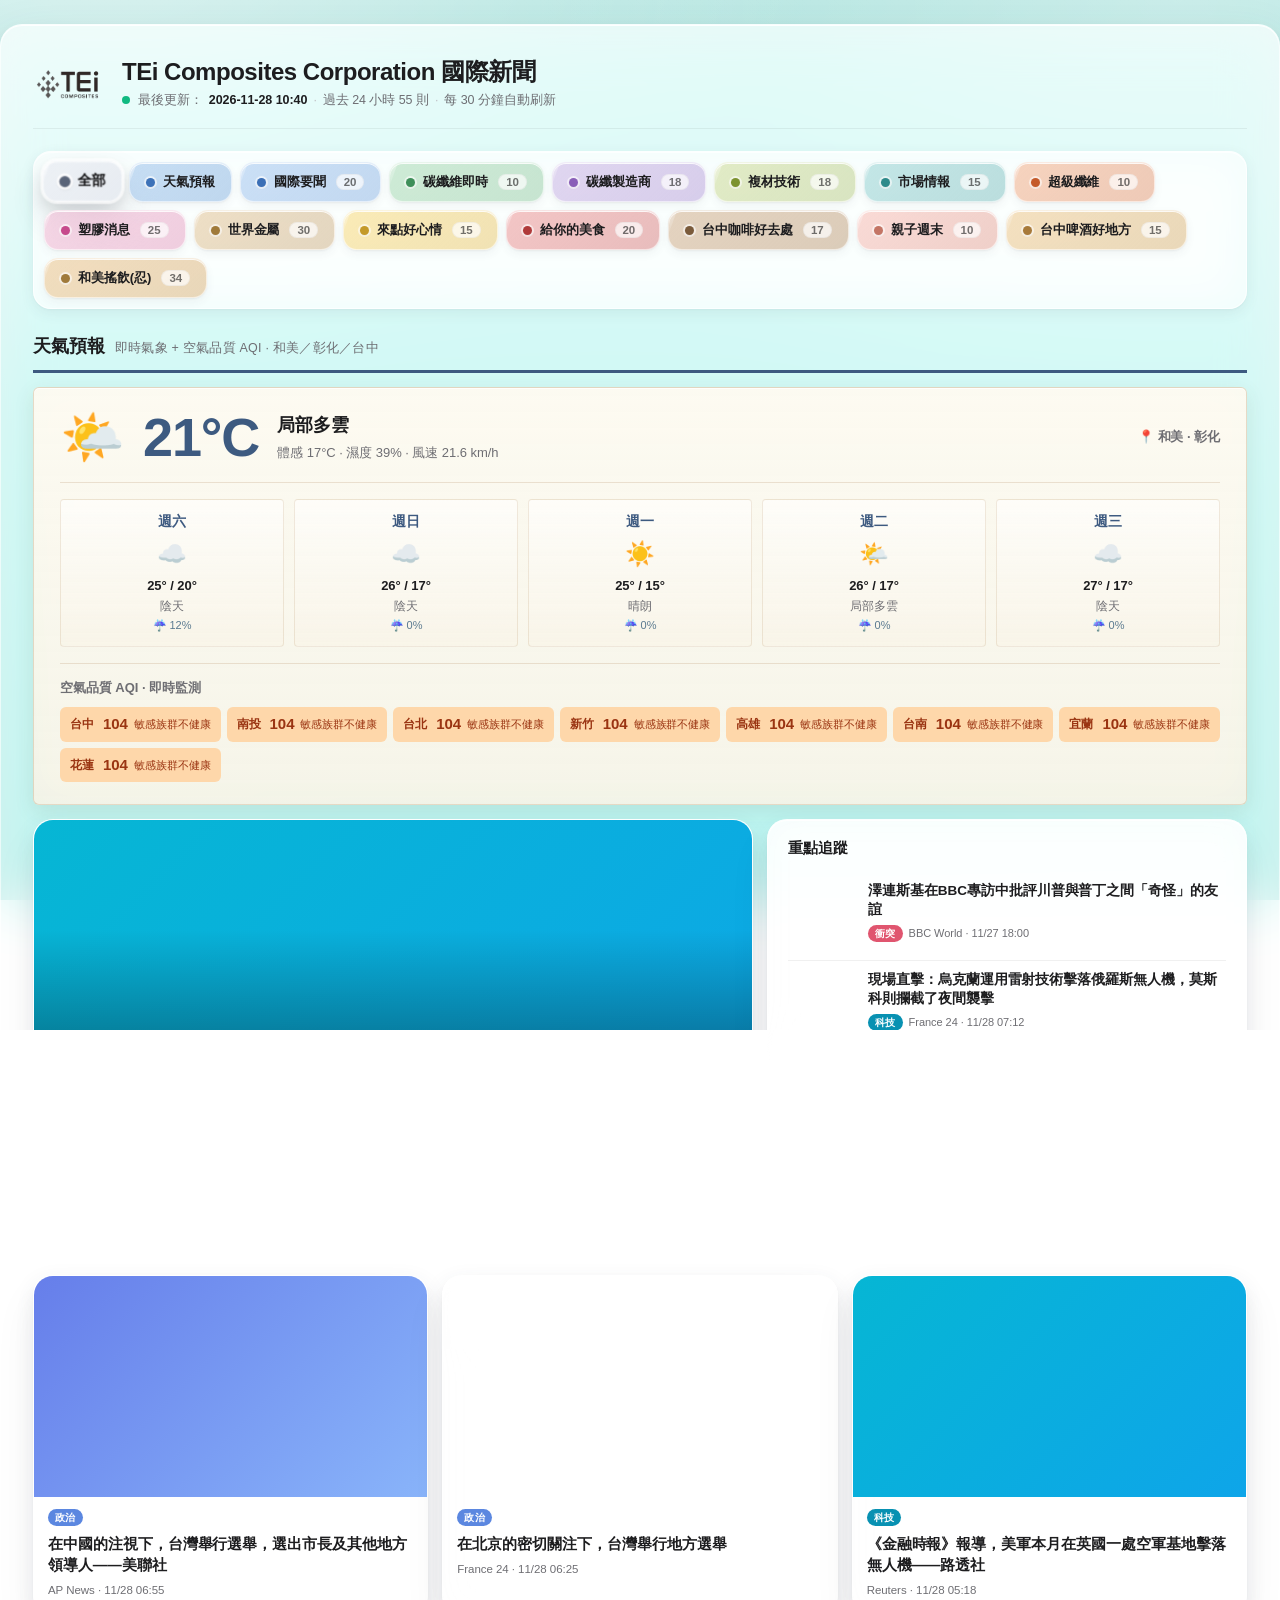
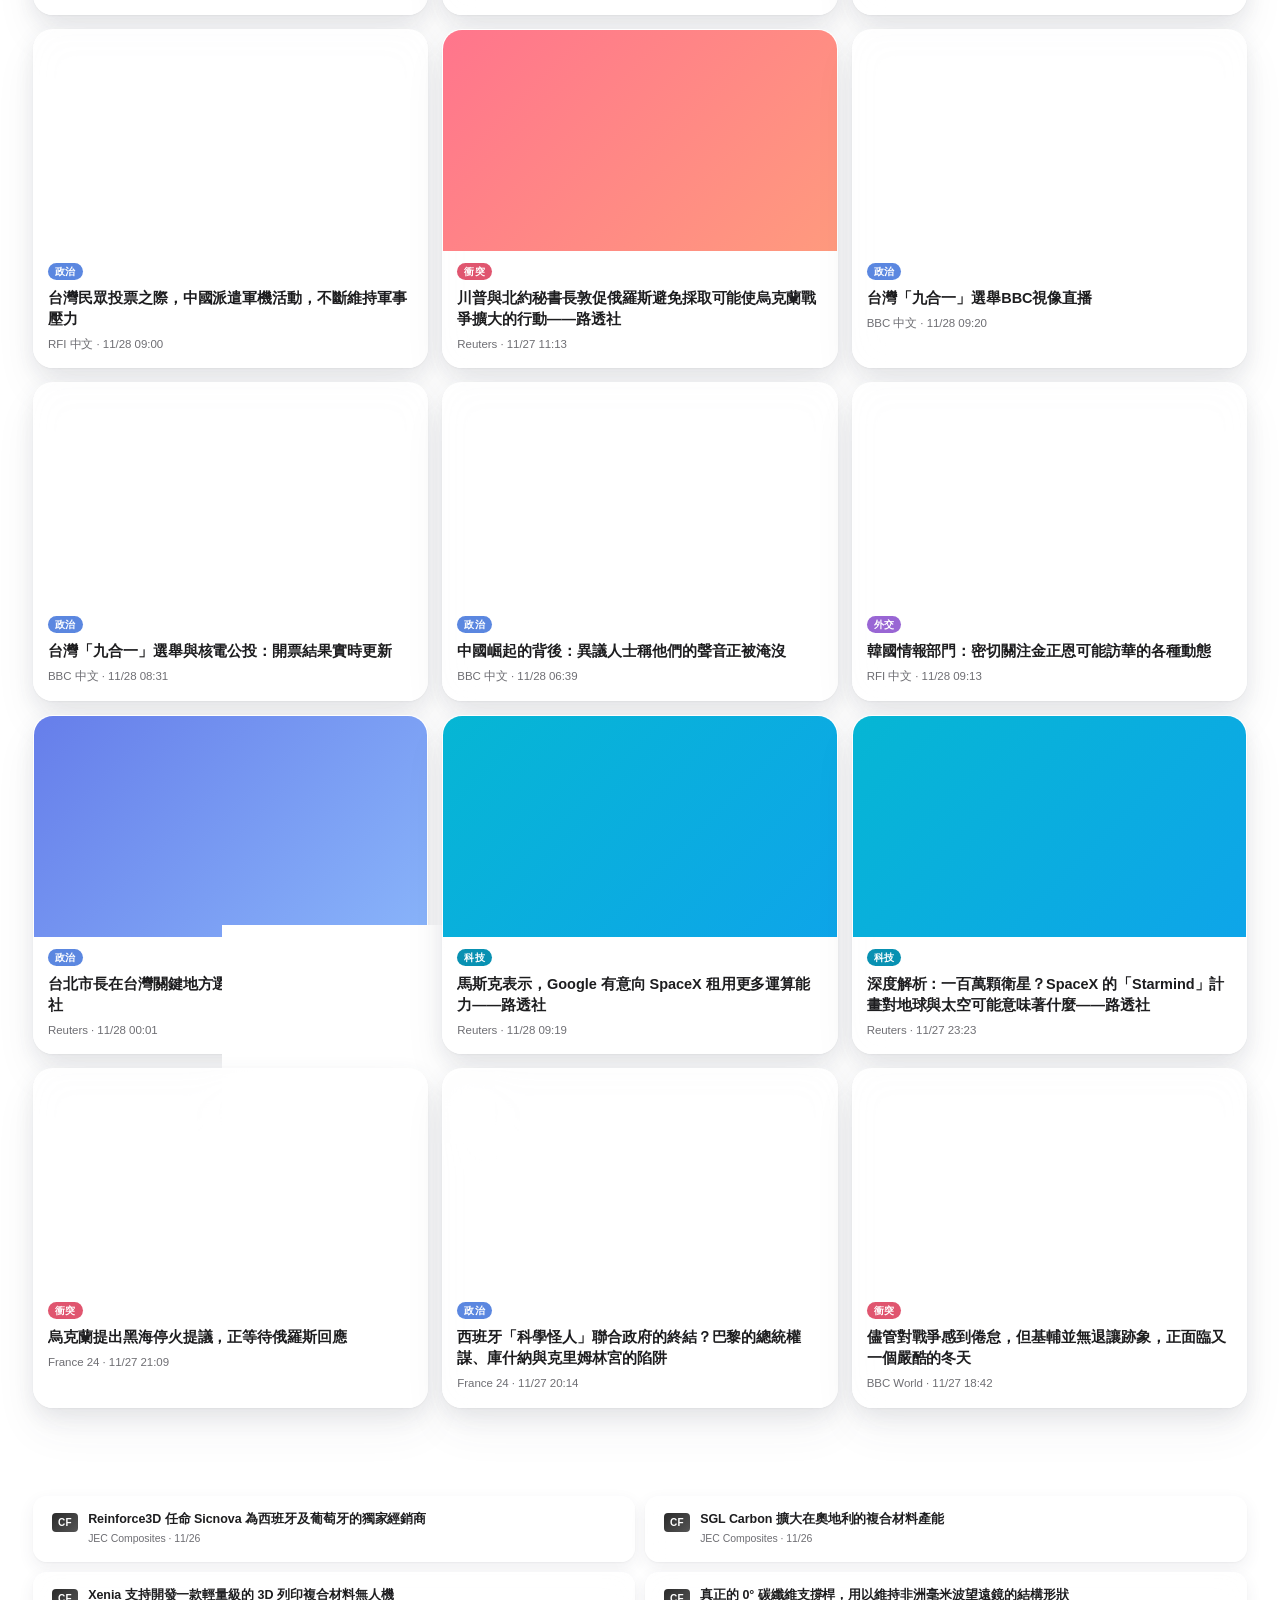
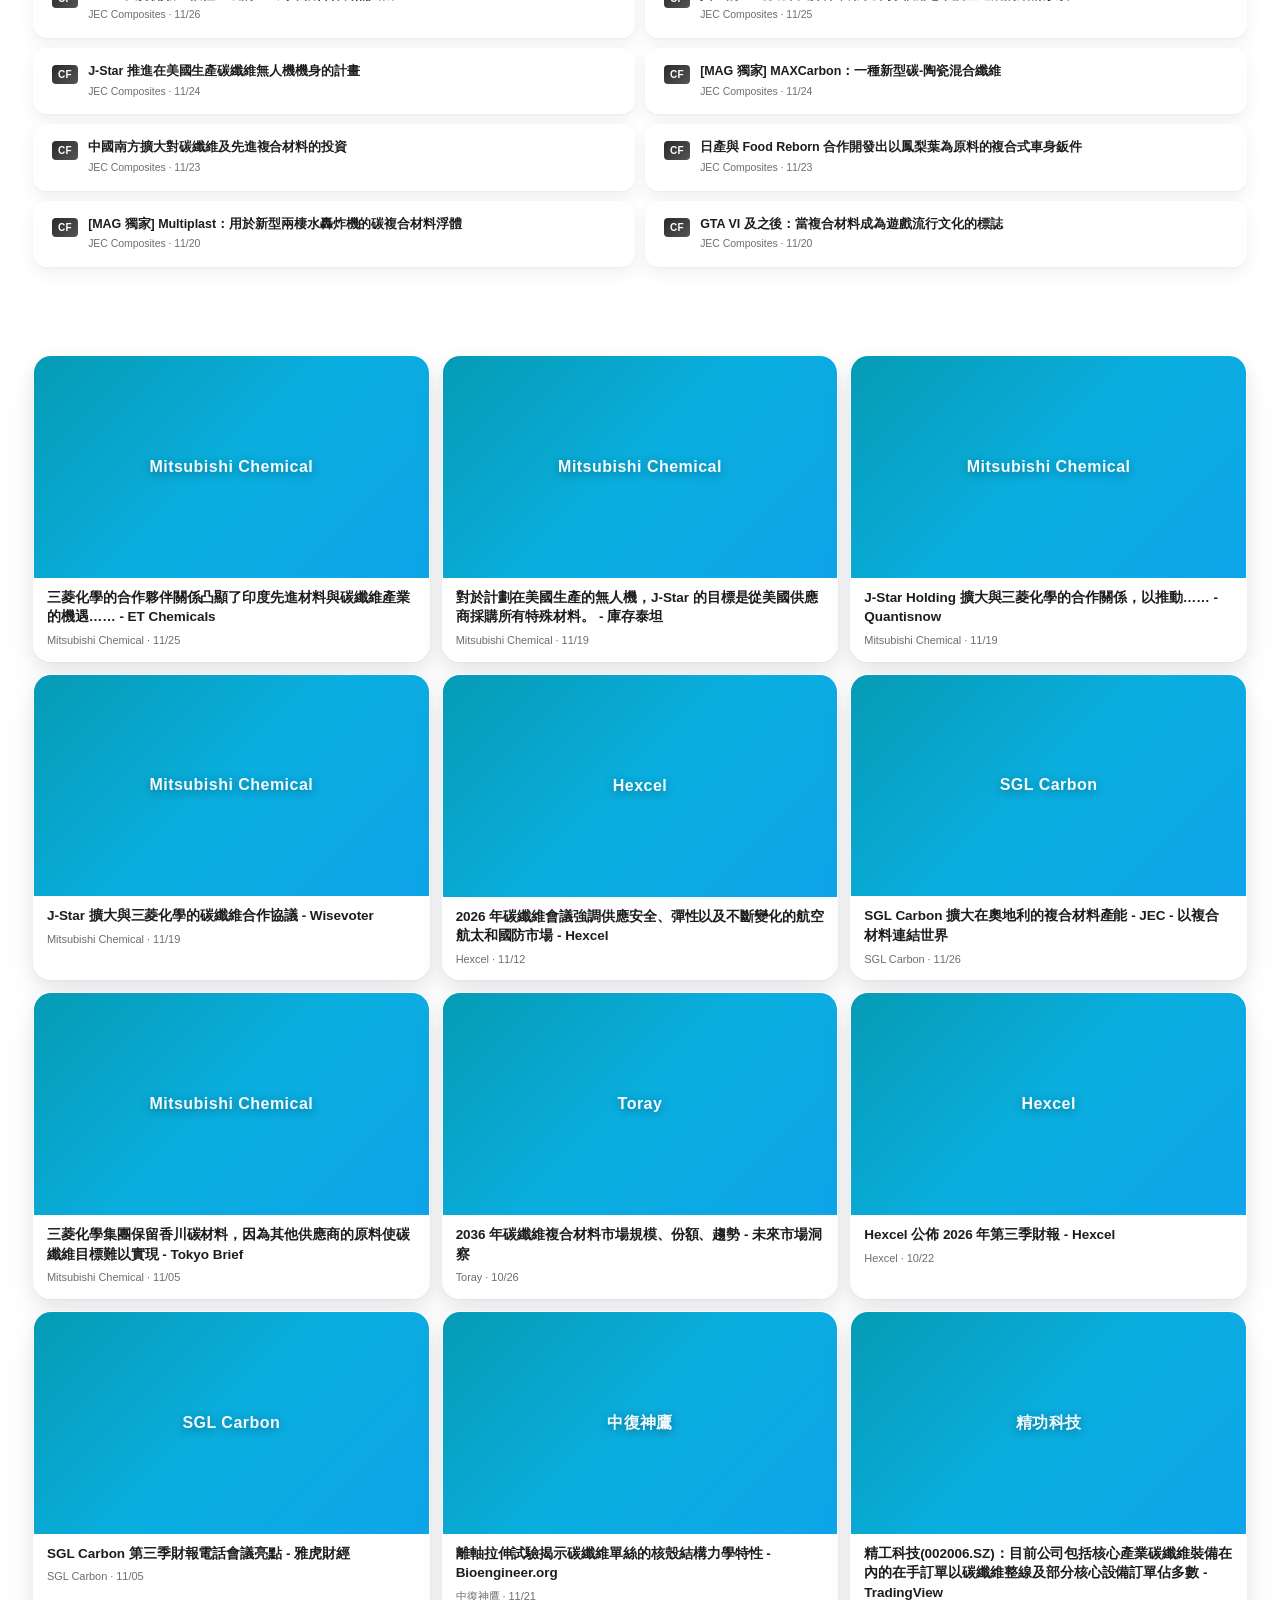
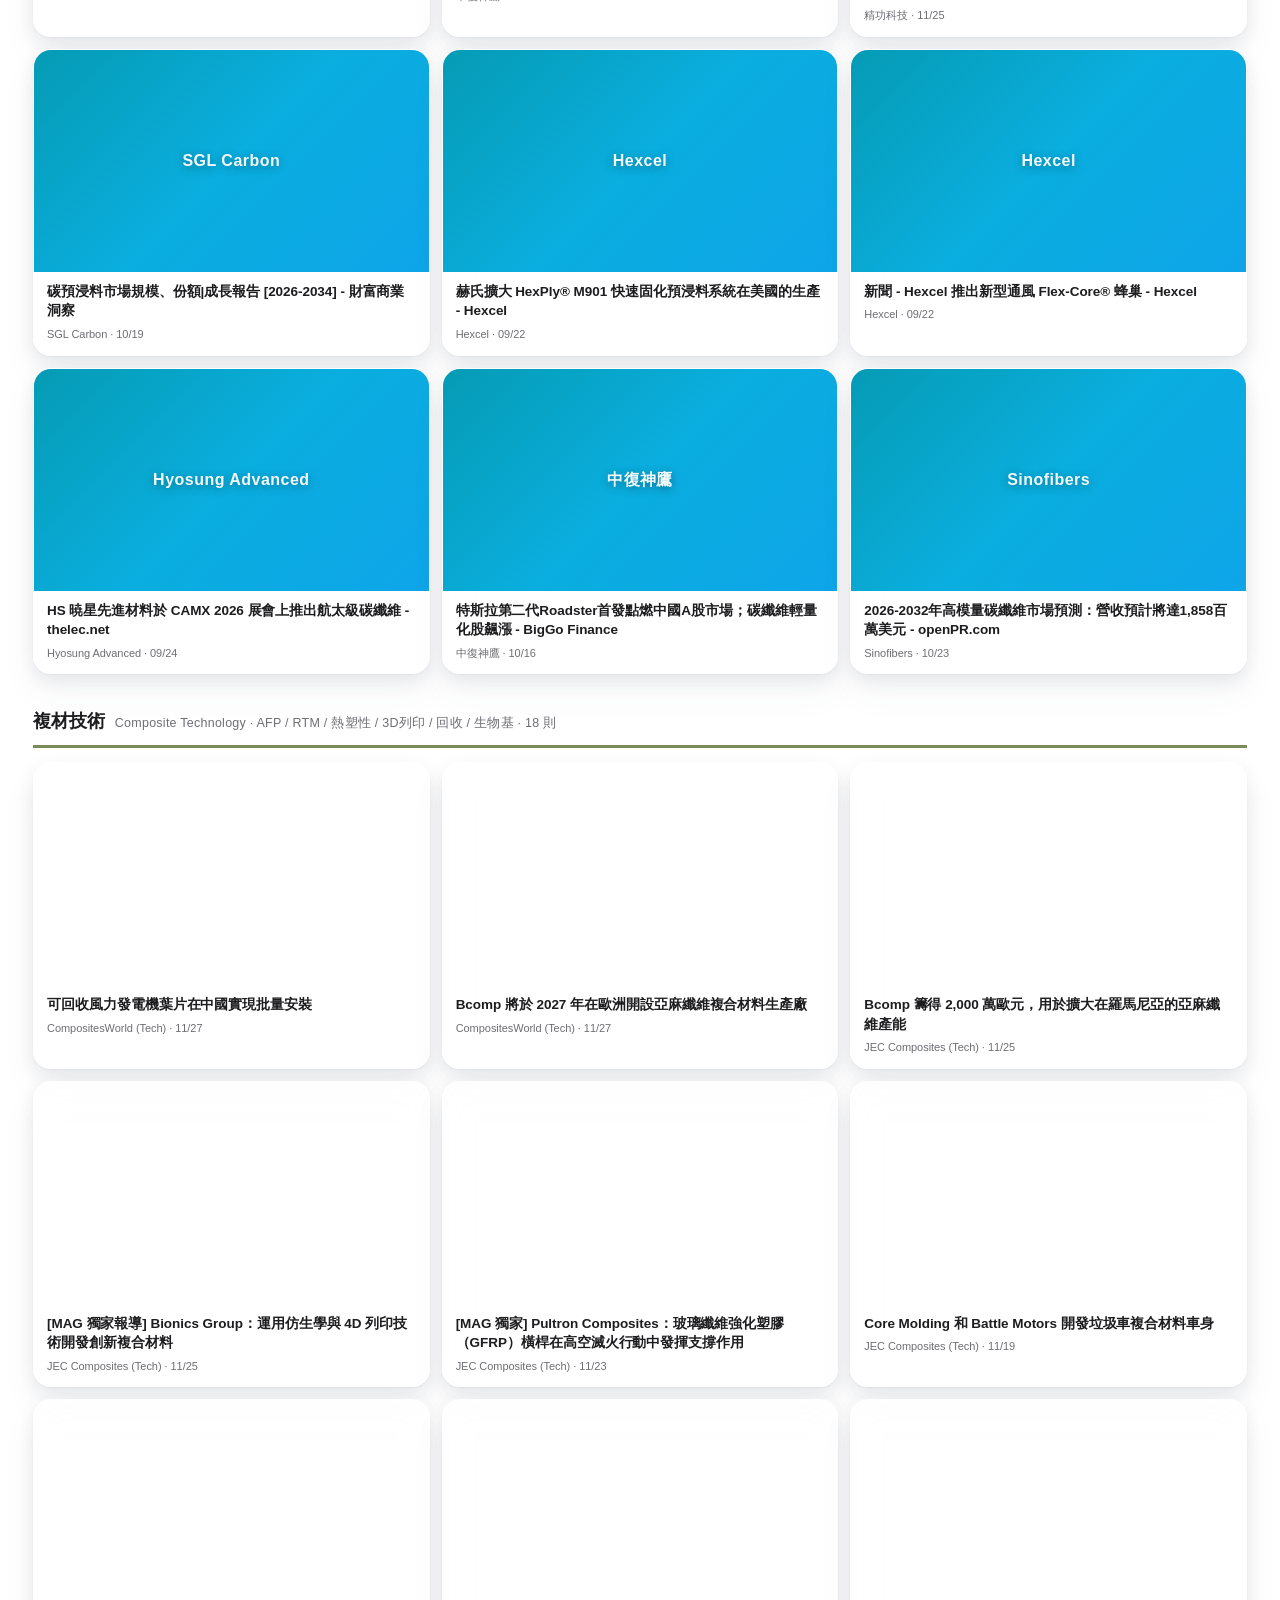
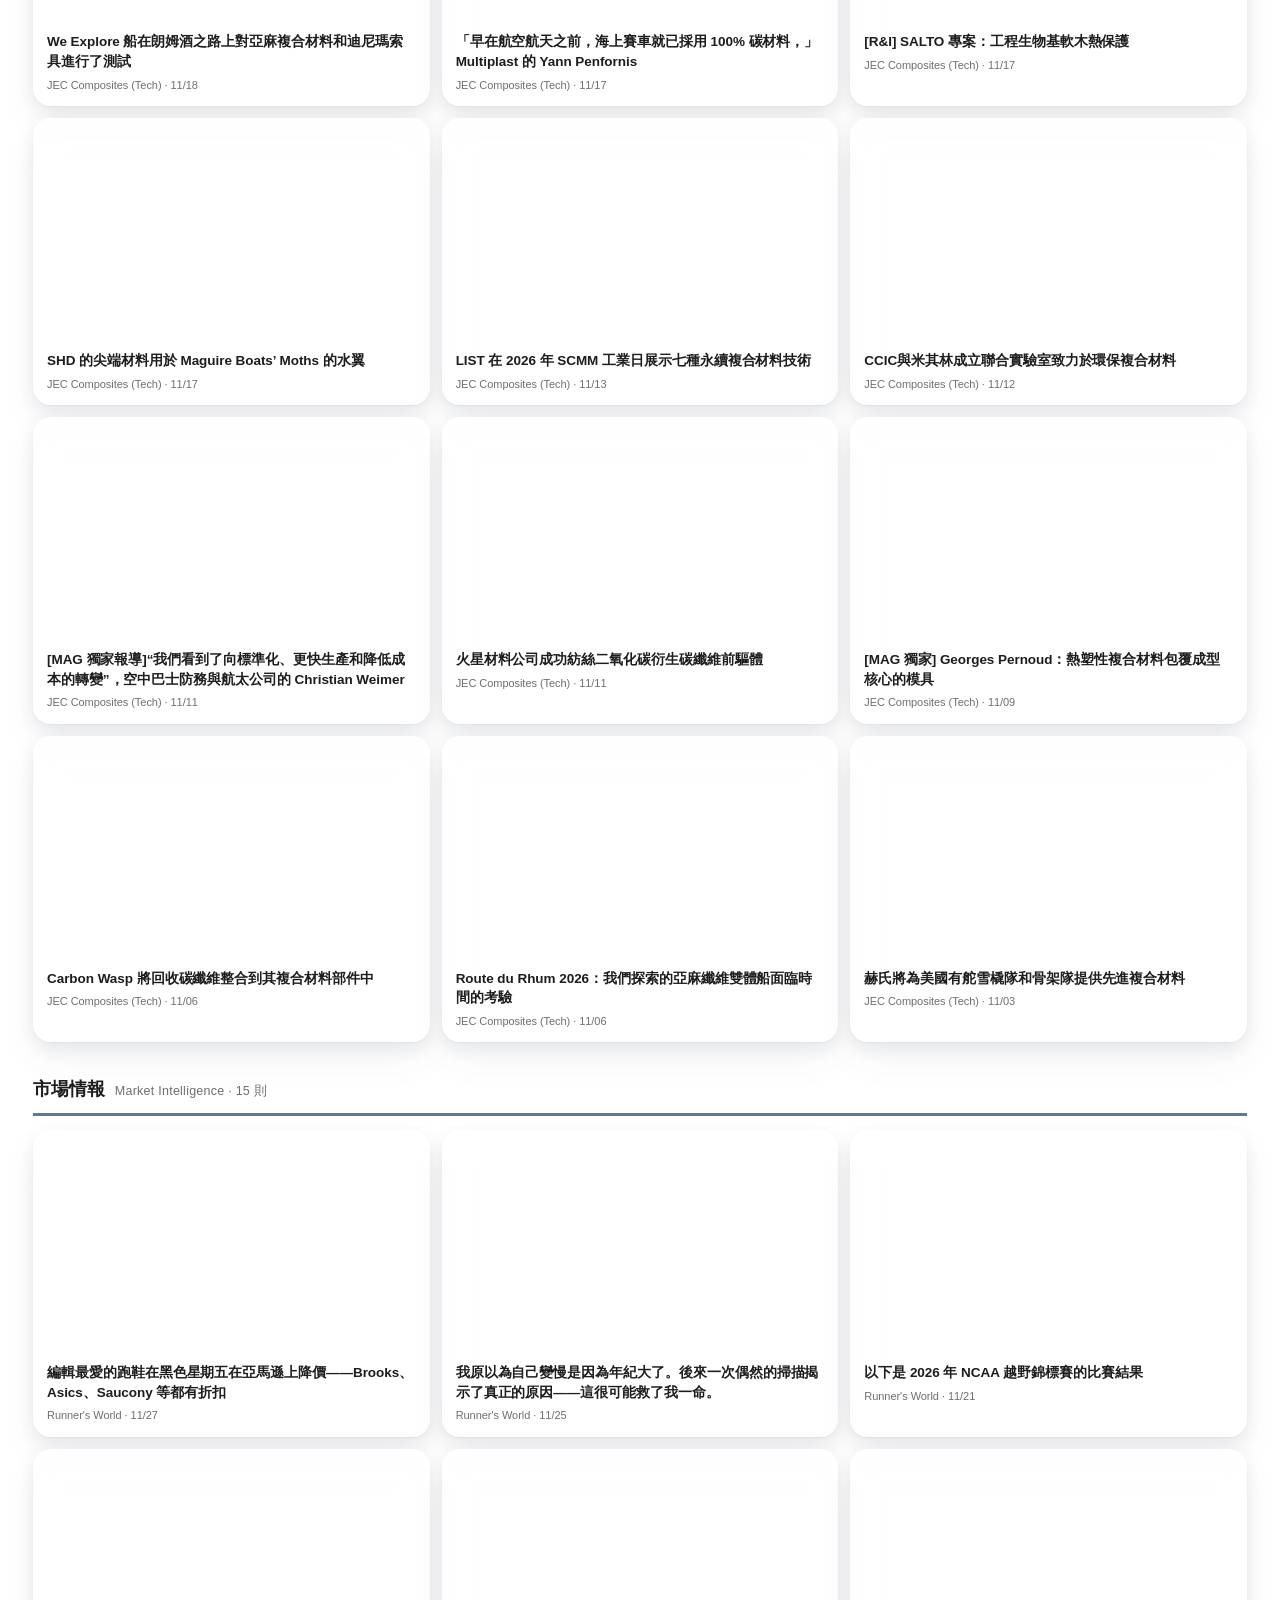
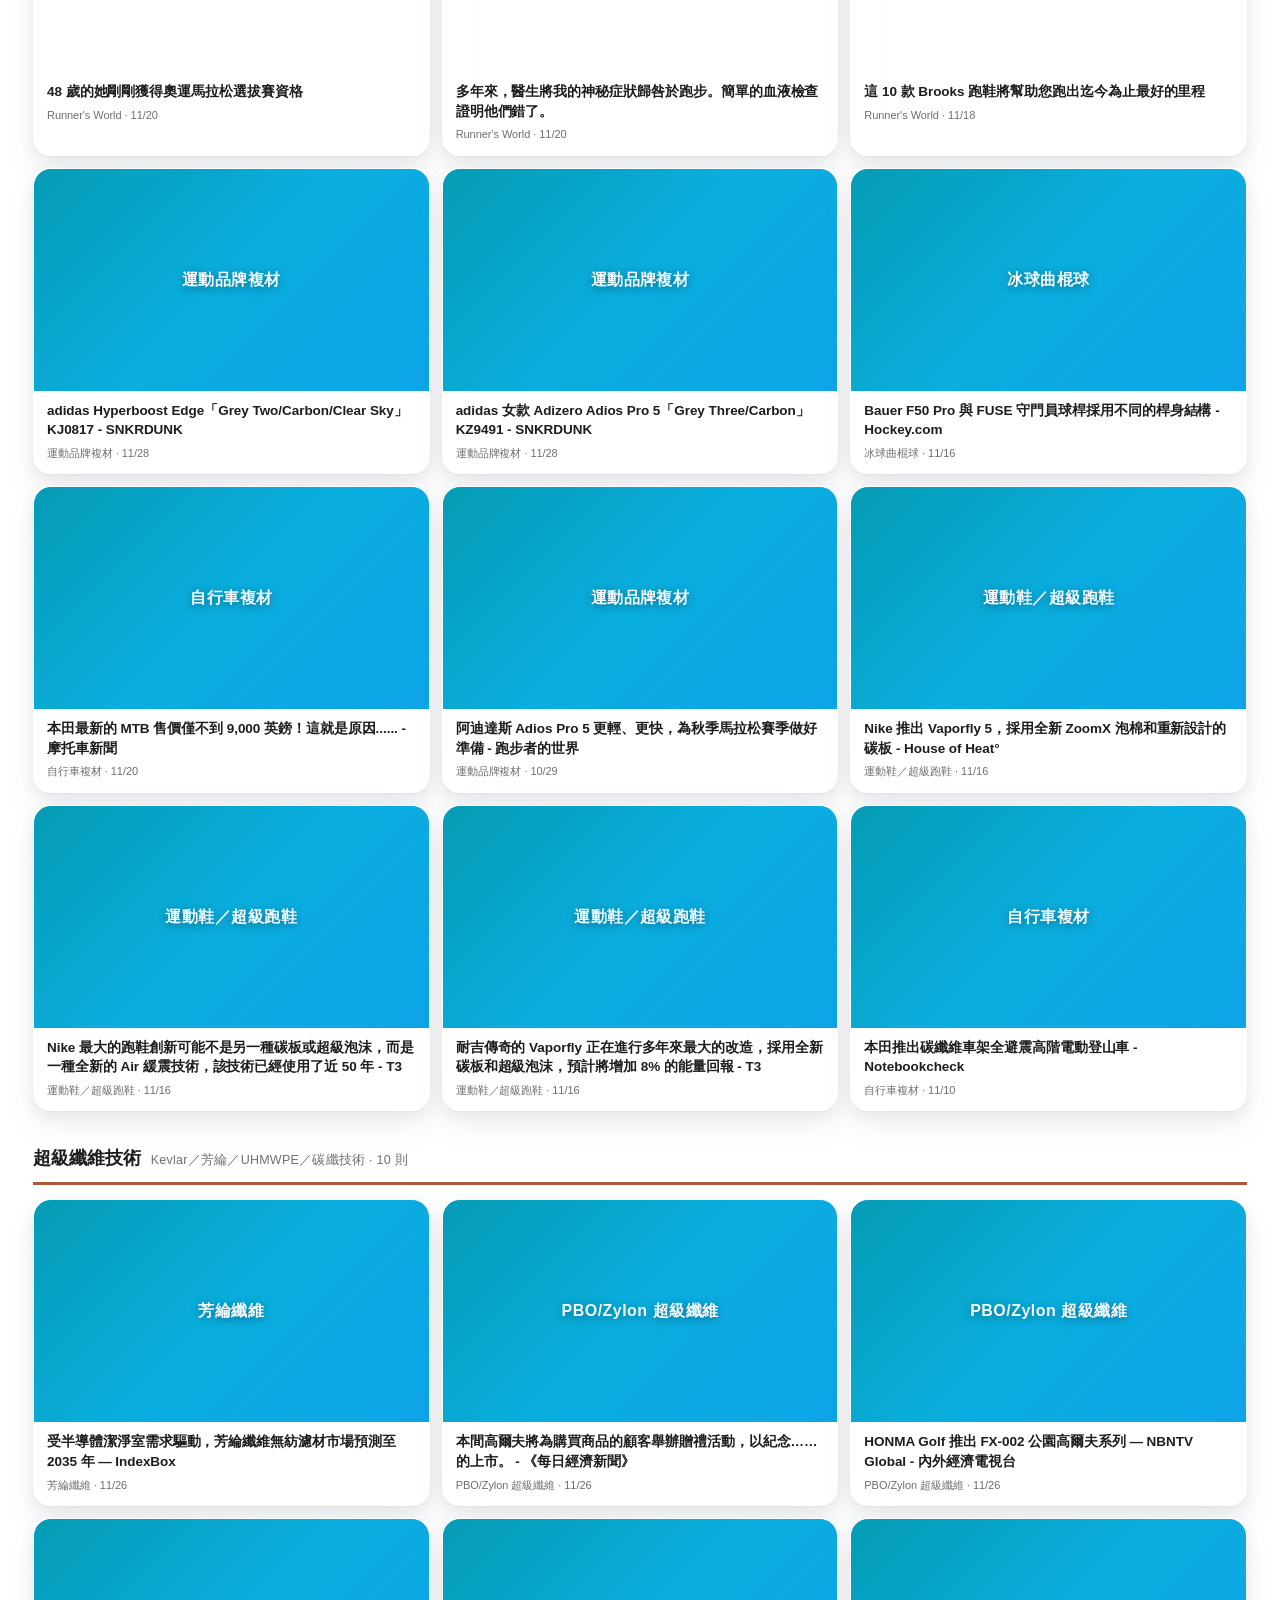
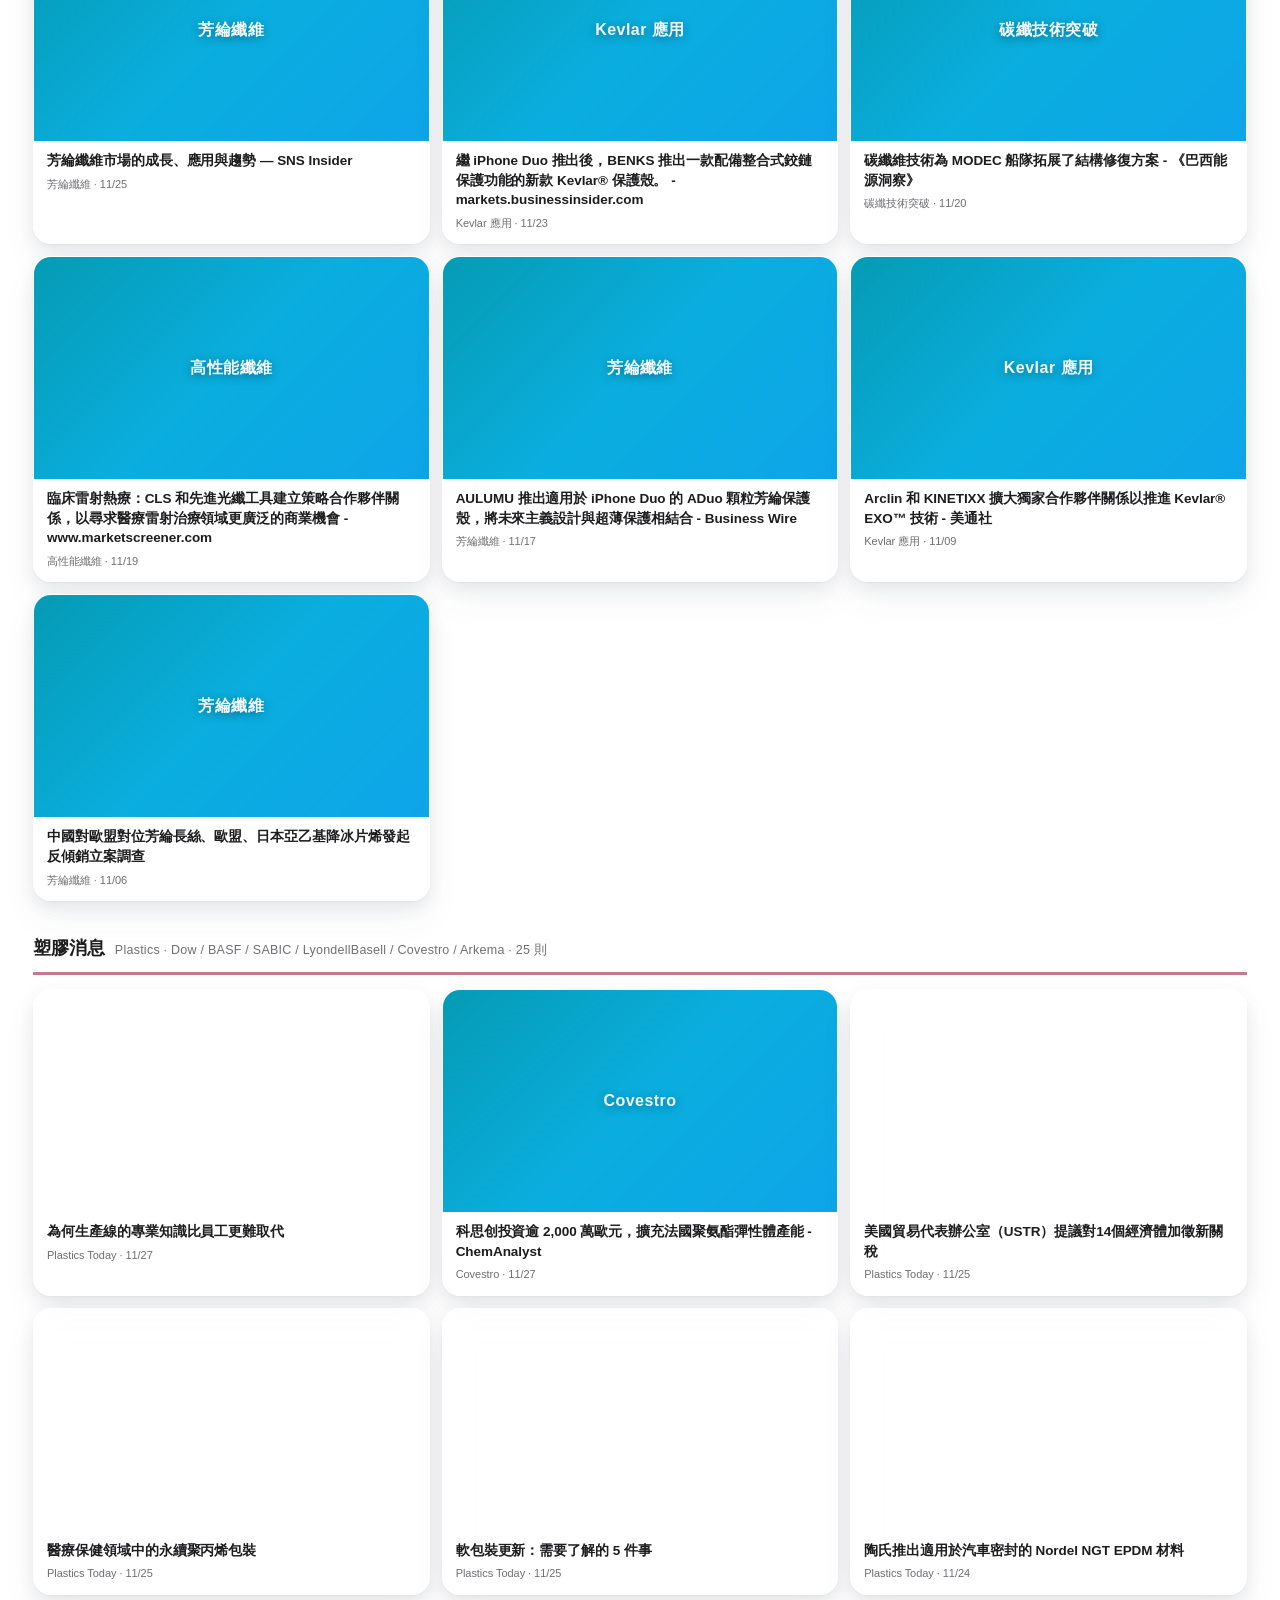
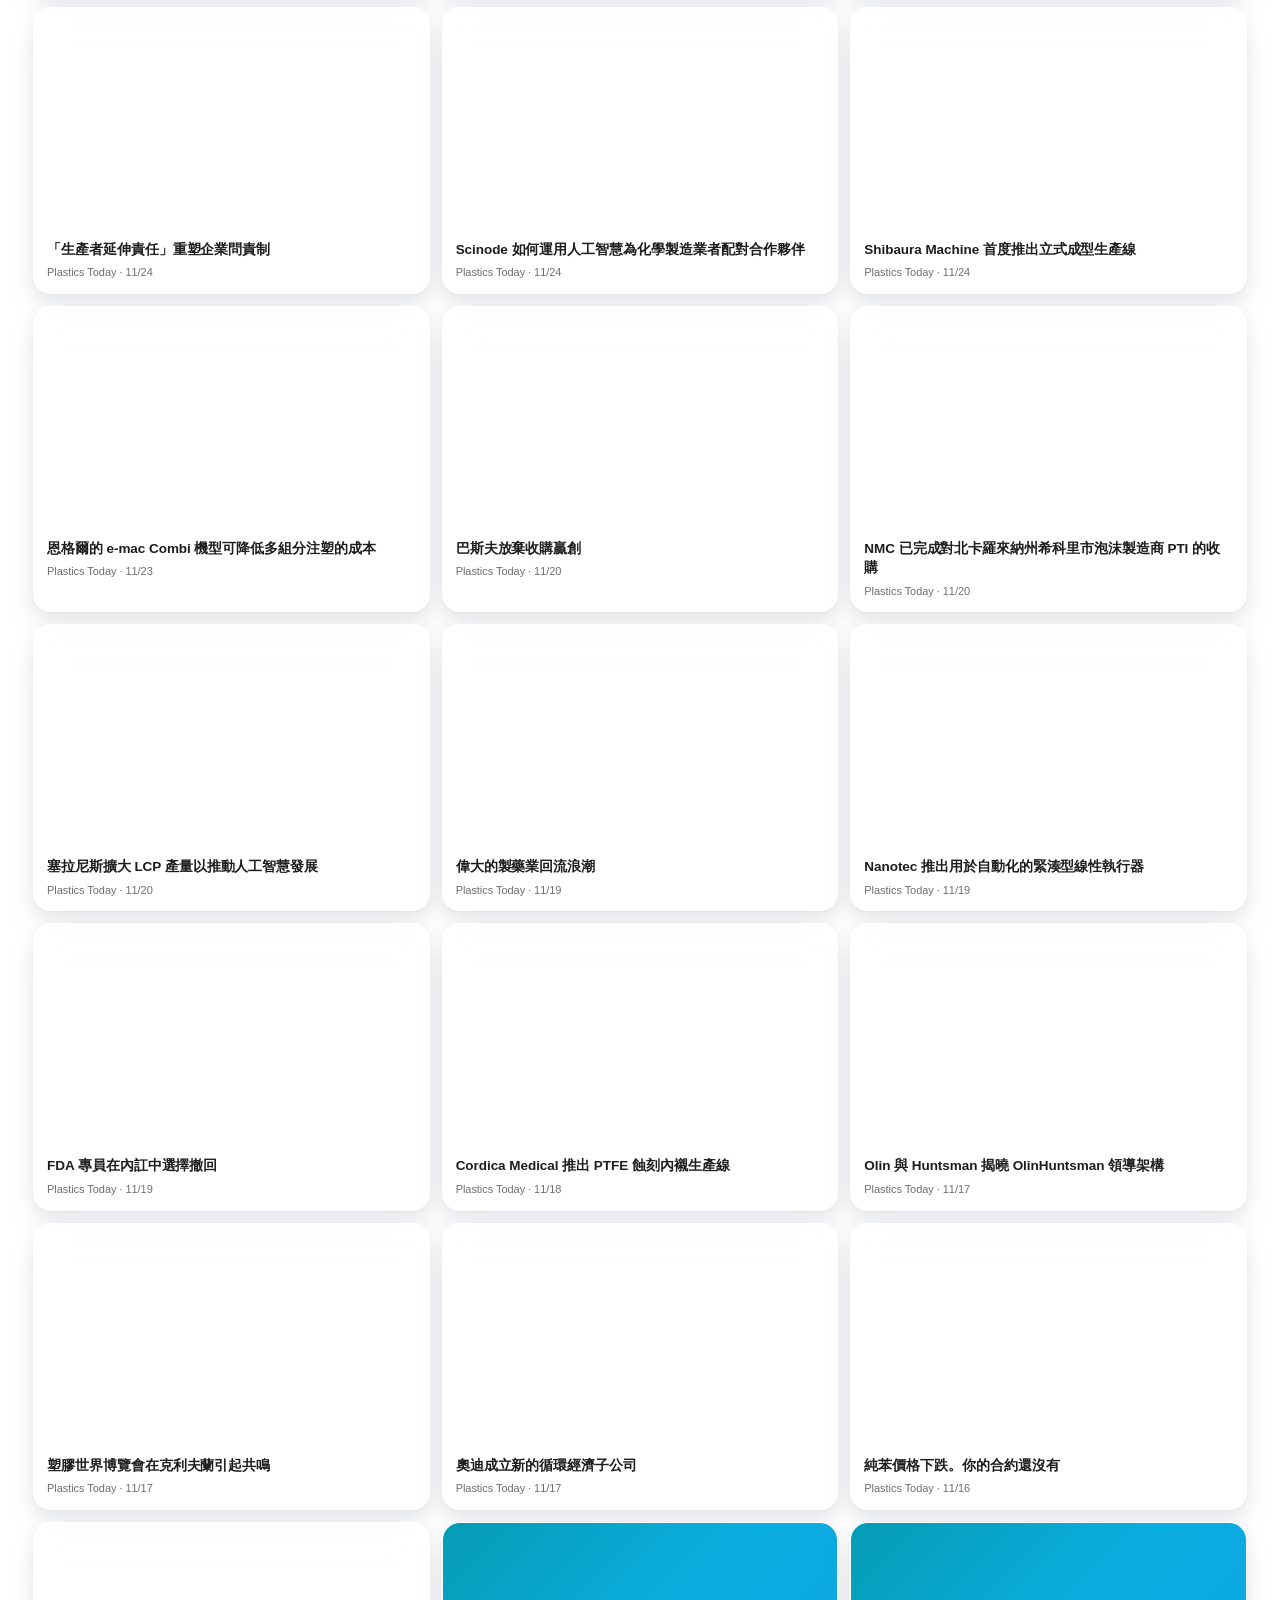
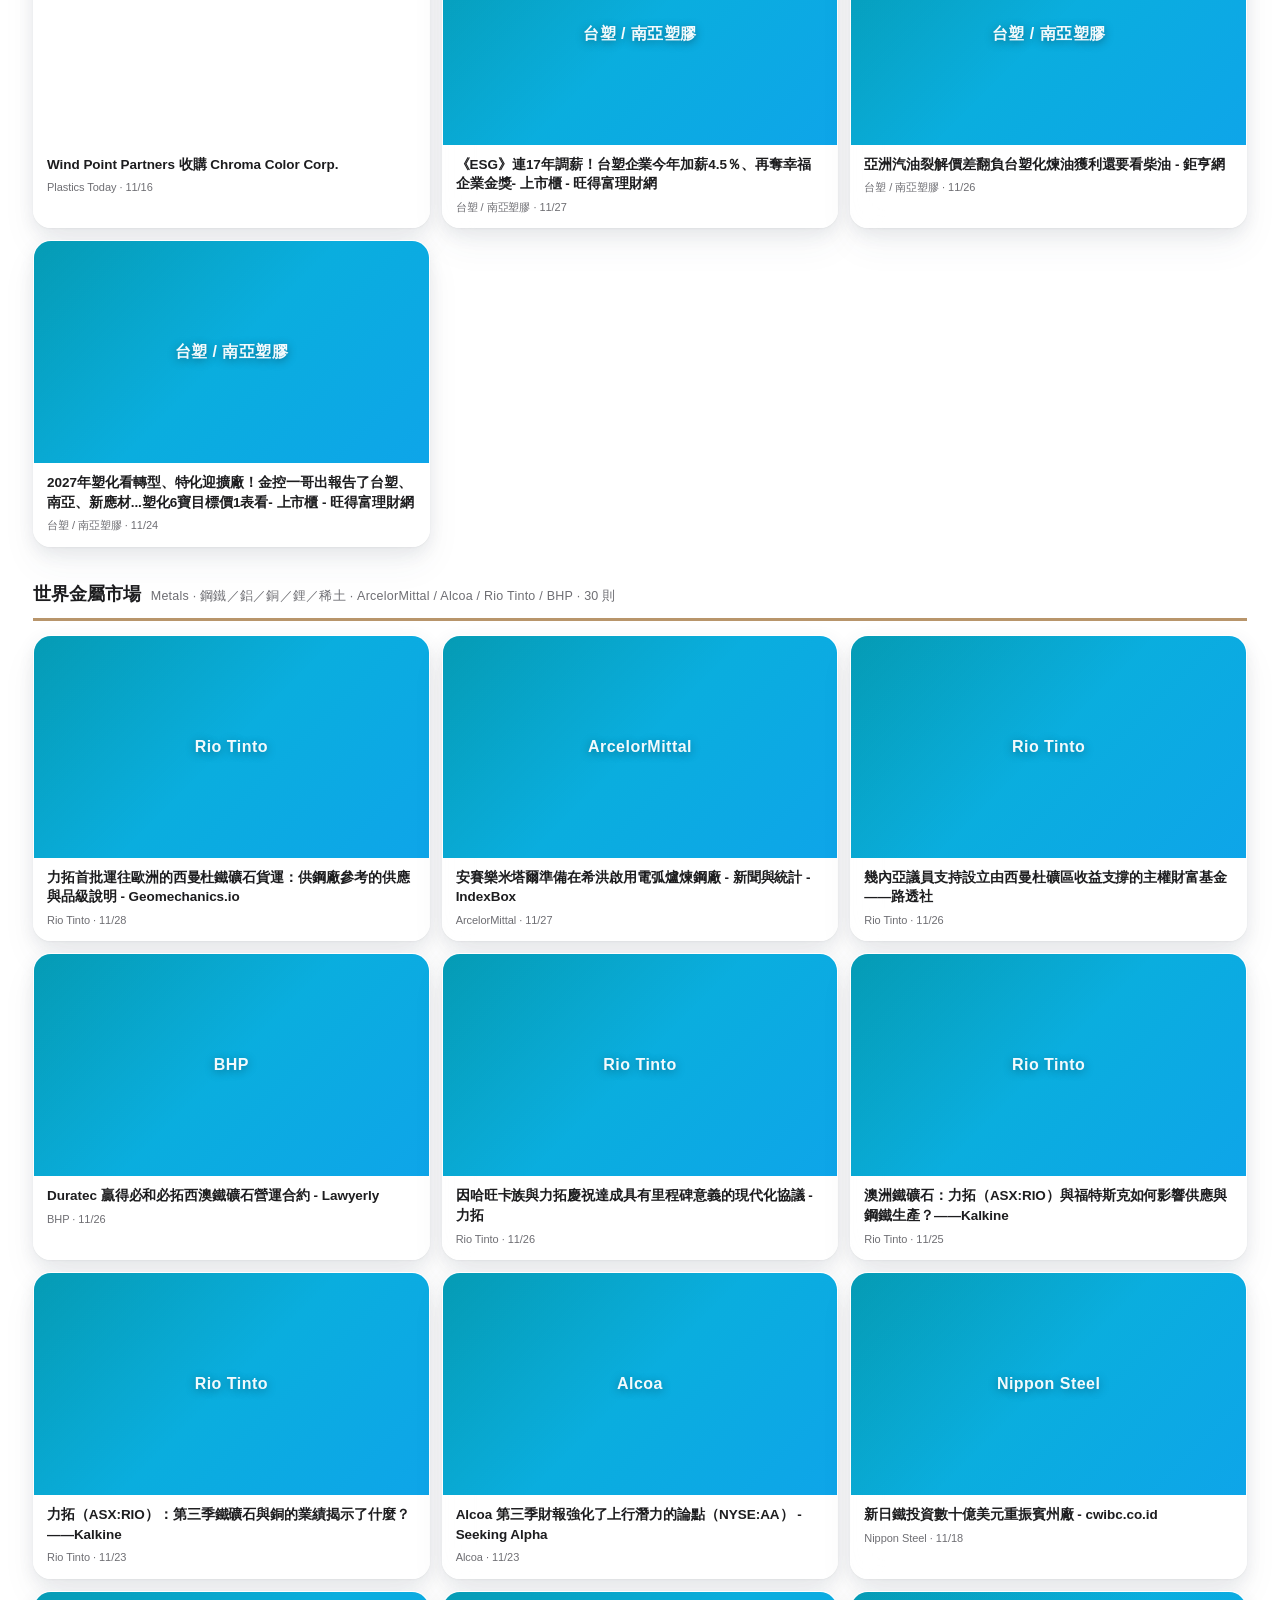
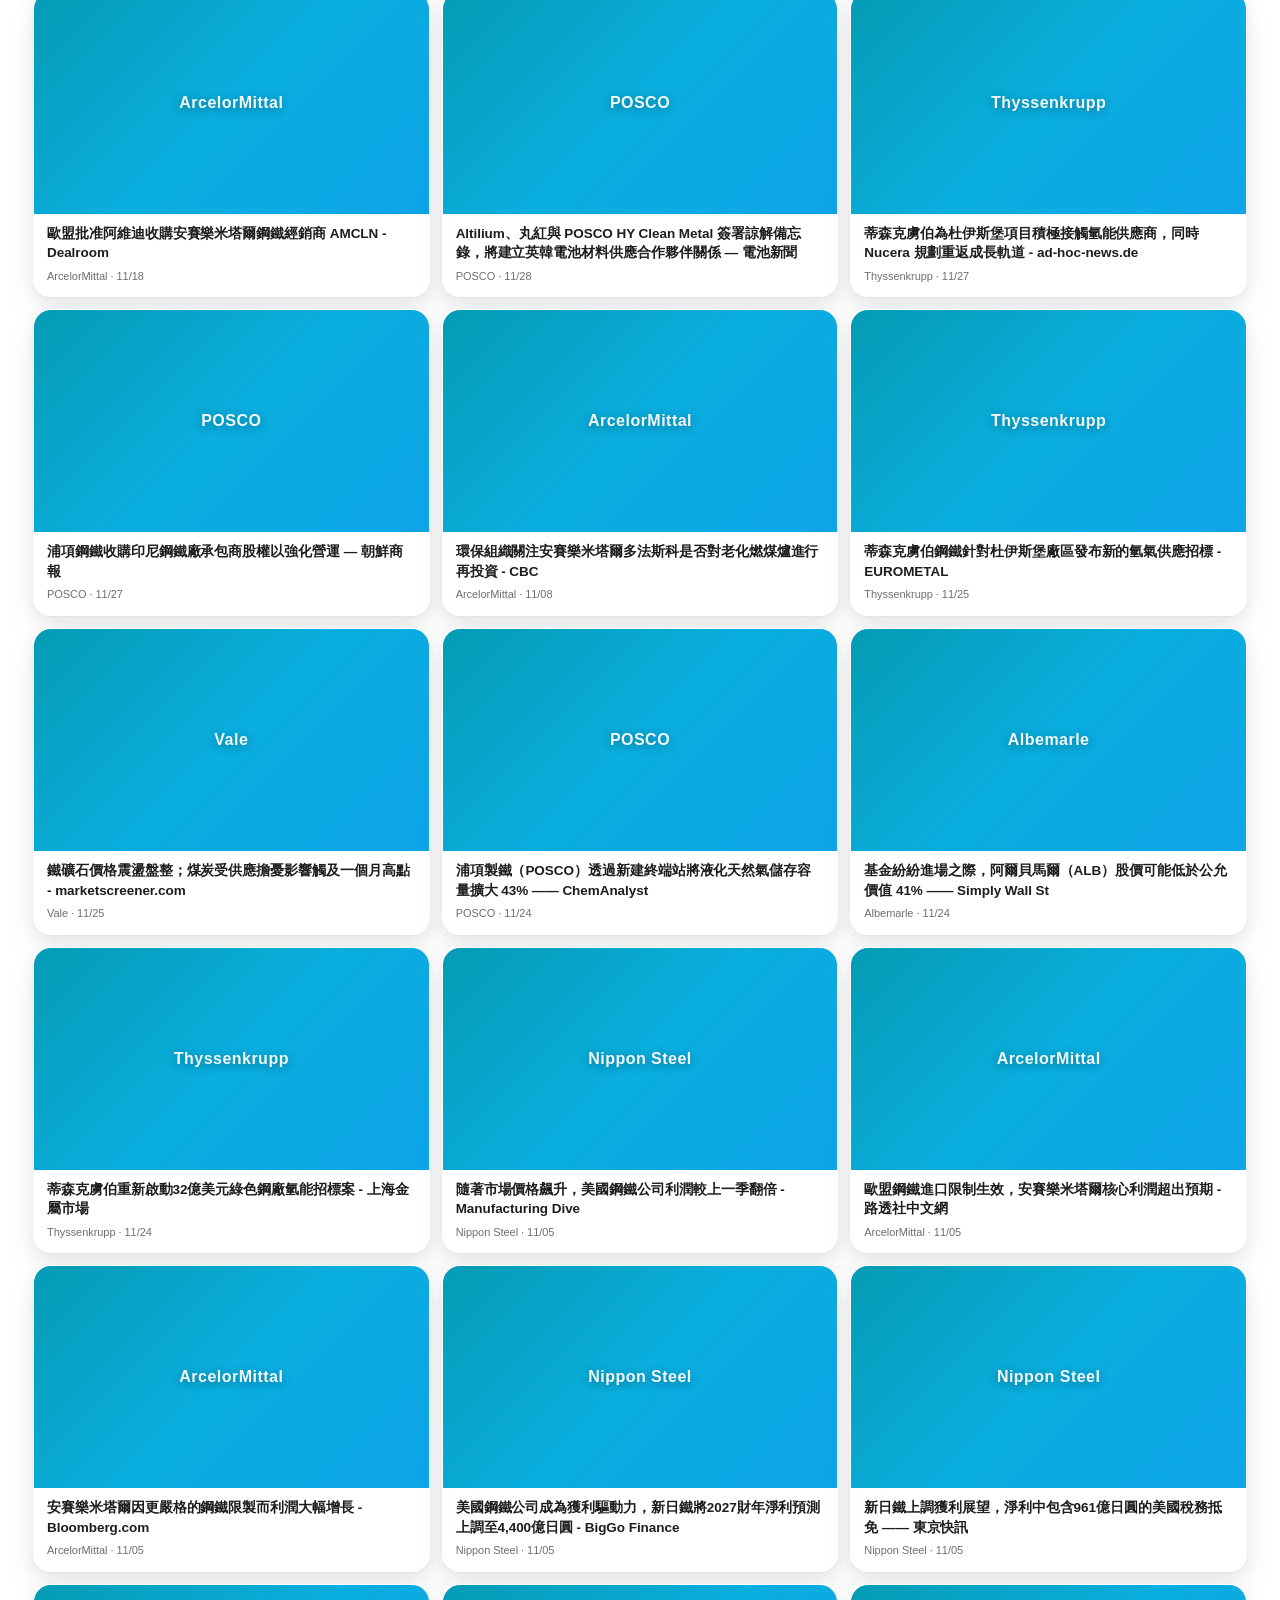
<file: index.html>
<!doctype html>
<html lang="zh-TW">
<head>
<meta charset="utf-8">
<meta name="viewport" content="width=device-width, initial-scale=1, viewport-fit=cover">
<meta http-equiv="refresh" content="1800">
<meta name="theme-color" content="#81d8d0">
<link rel="icon" type="image/svg+xml" href="favicon.svg">
<meta name="apple-mobile-web-app-capable" content="yes">
<meta name="apple-mobile-web-app-status-bar-style" content="default">
<meta name="format-detection" content="telephone=no">
<title>TEi Composites · 國際新聞 · 2026-11-28 10:40</title>
<style>
 * { box-sizing: border-box; }
 html, body { overscroll-behavior-y:none; }
 body { margin:0; min-height:100vh; color:#1d1d1f; line-height:1.5;
        font-family:"SF Pro Display","SF Pro Text",-apple-system,BlinkMacSystemFont,"PingFang TC","Microsoft JhengHei","Helvetica Neue",sans-serif;
        background:
          radial-gradient(1200px 820px at 8% -10%, rgba(255,255,255,0.55), transparent 60%),
          radial-gradient(1000px 720px at 92% 0%, rgba(255,255,255,0.30), transparent 65%),
          radial-gradient(900px 700px at 50% 110%, rgba(10,186,181,0.25), transparent 60%),
          linear-gradient(180deg, #b4e6e1 0%, #81d8d0 55%, #5fc7be 100%);
        background-attachment:fixed;
        letter-spacing:-0.003em;
        -webkit-font-smoothing:antialiased; -moz-osx-font-smoothing:grayscale; }
 .wrap { max-width:1320px; margin:24px auto; padding:32px;
         background:rgba(255,255,255,0.72);
         backdrop-filter:saturate(180%) blur(28px);
         -webkit-backdrop-filter:saturate(180%) blur(28px);
         border-radius:22px;
         box-shadow:
           0 1px 0 rgba(255,255,255,0.9) inset,
           0 1px 2px rgba(0,0,0,0.04),
           0 18px 50px rgba(60,70,90,0.12),
           0 6px 18px rgba(60,70,90,0.06);
         border:1px solid rgba(255,255,255,0.6); }
 .wrap::before { display:none; }
 header { display:flex; align-items:center; gap:16px; margin-bottom:22px;
          padding-bottom:18px; border-bottom:1px solid rgba(0,0,0,0.06); }
 header .logo { height:48px; width:auto; flex-shrink:0; }
 header .logo-placeholder { height:48px; min-width:48px; border-radius:10px;
          background:linear-gradient(135deg,#3a3a3a,#1a1a1a); color:#fff;
          display:flex; align-items:center; justify-content:center;
          font-weight:800; font-size:20px; letter-spacing:0.04em; padding:0 12px; flex-shrink:0; }
 header .brand-text { display:flex; flex-direction:column; gap:3px; min-width:0; flex:1; }
 header h1 { font-size:24px; margin:0; font-weight:600; letter-spacing:-0.02em; line-height:1.25; color:#1d1d1f; }
 header .sub { color:#6e6e73; font-size:12.5px; line-height:1.6; display:flex; align-items:center; gap:6px; flex-wrap:wrap; }
 header .sub strong { color:#1d1d1f; font-weight:600; }
 header .sub .sub-sep { color:#c0c0c5; }
 /* 即時脈動小綠點：示意所有資訊每 30 分鐘自動更新中 */
 .live-dot { display:inline-block; width:8px; height:8px; border-radius:50%;
             background:#10b981;
             box-shadow:0 0 0 0 rgba(16,185,129,0.7);
             animation:live-pulse 2s infinite; flex-shrink:0; margin-right:2px; }
 @keyframes live-pulse {
   0%   { box-shadow:0 0 0 0   rgba(16,185,129,0.7); }
   70%  { box-shadow:0 0 0 8px rgba(16,185,129,0); }
   100% { box-shadow:0 0 0 0   rgba(16,185,129,0); }
 }

 /* 頁籤導覽 — 彩色玻璃方格 */
 .tabs { display:flex; gap:8px; padding:10px; margin:0 0 24px; border-radius:18px;
         background:rgba(255,255,255,0.55);
         backdrop-filter:saturate(180%) blur(24px);
         -webkit-backdrop-filter:saturate(180%) blur(24px);
         border:1px solid rgba(255,255,255,0.7);
         flex-wrap:wrap;
         position:sticky; top:10px; z-index:50;
         box-shadow:
           0 1px 0 rgba(255,255,255,0.8) inset,
           0 4px 14px rgba(60,70,90,0.08),
           0 1px 3px rgba(0,0,0,0.04); }
 .tab { padding:10px 16px; border-radius:14px; font-size:13px; font-weight:600;
        cursor:pointer; border:1px solid rgba(255,255,255,0.55);
        font-family:inherit;
        transition:transform .35s cubic-bezier(0.34,1.56,0.64,1),
                   box-shadow .35s cubic-bezier(0.34,1.56,0.64,1),
                   background .25s, color .2s;
        letter-spacing:-0.003em;
        color:#1d1d1f;
        min-height:40px;
        display:inline-flex; align-items:center; gap:8px;
        white-space:nowrap;
        backdrop-filter:saturate(160%) blur(14px);
        -webkit-backdrop-filter:saturate(160%) blur(14px);
        box-shadow:
          0 1px 0 rgba(255,255,255,0.85) inset,
          0 1px 2px rgba(0,0,0,0.05),
          0 4px 10px rgba(60,70,90,0.06);
        position:relative; overflow:hidden; }
 /* 玻璃高光 — 模擬液態流動 */
 .tab::after { content:''; position:absolute; top:0; left:-30%; width:30%; height:100%;
               background:linear-gradient(115deg, transparent, rgba(255,255,255,0.55), transparent);
               transform:skewX(-20deg);
               transition:left .7s ease;
               pointer-events:none; }
 .tab:hover::after { left:130%; }
 .tab em { font-style:normal; font-weight:600; font-size:11.5px;
           color:rgba(0,0,0,0.55); padding:1px 7px; border-radius:99px;
           background:rgba(255,255,255,0.7); margin-left:2px;
           border:1px solid rgba(0,0,0,0.04); }
 /* 頁籤小色點 — 強化辨識 */
 .tab::before { content:''; display:inline-block; width:9px; height:9px;
                border-radius:50%; flex-shrink:0; background:#cbd5e1;
                box-shadow:0 0 0 2px rgba(255,255,255,0.6),
                           0 1px 2px rgba(0,0,0,0.15); }

 /* 每個 tab 自己的玻璃漸層底色 */
 .tab[data-tab="all"]     { background:linear-gradient(135deg, rgba(232,236,242,0.75), rgba(214,220,230,0.55)); }
 .tab[data-tab="main"]    { background:linear-gradient(135deg, rgba(186,213,243,0.75), rgba(146,184,228,0.55)); }
 .tab[data-tab="carbon"]  { background:linear-gradient(135deg, rgba(190,228,200,0.75), rgba(154,206,170,0.55)); }
 .tab[data-tab="mfg"]     { background:linear-gradient(135deg, rgba(214,200,235,0.75), rgba(184,164,218,0.55)); }
 .tab[data-tab="tech"]    { background:linear-gradient(135deg, rgba(216,228,178,0.75), rgba(186,206,142,0.55)); }
 .tab[data-tab="plastic"] { background:linear-gradient(135deg, rgba(244,202,222,0.75), rgba(228,164,196,0.55)); }
 .tab[data-tab="metal"]   { background:linear-gradient(135deg, rgba(232,212,178,0.75), rgba(206,180,140,0.55)); }
 .tab[data-tab="app"]     { background:linear-gradient(135deg, rgba(176,222,222,0.75), rgba(132,194,194,0.55)); }
 .tab[data-tab="fiber"]   { background:linear-gradient(135deg, rgba(244,196,168,0.75), rgba(226,158,124,0.55)); }
 .tab[data-tab="fun"]     { background:linear-gradient(135deg, rgba(248,228,158,0.75), rgba(232,202,118,0.55)); }
 .tab[data-tab="food"]    { background:linear-gradient(135deg, rgba(240,178,178,0.75), rgba(216,134,134,0.55)); }
 .tab[data-tab="local"]   { background:linear-gradient(135deg, rgba(220,196,170,0.75), rgba(192,162,128,0.55)); }
 .tab[data-tab="ren"]     { background:linear-gradient(135deg, rgba(238,210,168,0.75), rgba(218,182,128,0.55)); }
 .tab[data-tab="kid"]     { background:linear-gradient(135deg, rgba(248,206,200,0.75), rgba(228,168,156,0.55)); }
 .tab[data-tab="weather"] { background:linear-gradient(135deg, rgba(180,210,240,0.75), rgba(140,182,224,0.55)); }
 .tab[data-tab="beer"]    { background:linear-gradient(135deg, rgba(240,214,170,0.75), rgba(218,184,128,0.55)); }

 /* 對應的色點 */
 .tab[data-tab="all"]::before     { background:#5a6478; }
 .tab[data-tab="main"]::before    { background:#3b6fb6; }
 .tab[data-tab="carbon"]::before  { background:#3f8f5a; }
 .tab[data-tab="mfg"]::before     { background:#8a5fb8; }
 .tab[data-tab="tech"]::before    { background:#7c9230; }
 .tab[data-tab="plastic"]::before { background:#c64a8c; }
 .tab[data-tab="metal"]::before   { background:#a07a3a; }
 .tab[data-tab="app"]::before     { background:#2d8a8a; }
 .tab[data-tab="fiber"]::before   { background:#c45a2a; }
 .tab[data-tab="fun"]::before     { background:#c49a2a; }
 .tab[data-tab="food"]::before    { background:#b03a3a; }
 .tab[data-tab="local"]::before   { background:#7a5a3a; }
 .tab[data-tab="ren"]::before     { background:#a07a3a; }
 .tab[data-tab="kid"]::before     { background:#c47565; }
 .tab[data-tab="weather"]::before { background:#3d72b8; }
 .tab[data-tab="beer"]::before    { background:#a87a3a; }

 /* hover / 觸控放大感 */
 .tab:hover {
   transform:translateY(-2px) scale(1.06);
   box-shadow:
     0 1px 0 rgba(255,255,255,0.9) inset,
     0 4px 8px rgba(0,0,0,0.08),
     0 14px 28px rgba(60,70,90,0.18);
 }
 .tab:active { transform:translateY(0) scale(0.98); transition-duration:.1s; }

 /* Active：飽和加深 + 更強陰影飄浮 */
 .tab.active {
   color:#0d0d0f !important;
   transform:translateY(-1px) scale(1.04);
   box-shadow:
     0 1px 0 rgba(255,255,255,0.95) inset,
     0 0 0 2px rgba(255,255,255,0.7),
     0 6px 14px rgba(0,0,0,0.10),
     0 16px 32px rgba(60,70,90,0.20);
   border-color:rgba(255,255,255,0.8);
 }
 .tab.active::before {
   transform:scale(1.2);
   box-shadow:0 0 0 2px rgba(255,255,255,0.85), 0 1px 3px rgba(0,0,0,0.25);
 }

 .hero-row { display:grid; grid-template-columns:1.5fr 1fr; gap:14px; margin-bottom:14px; }

 /* 碳纖維專屬 grid（獨立區塊用） */
 .carbon-grid { display:grid; grid-template-columns:repeat(2, 1fr); gap:10px; }
 .carbon-section .carbon-item { background:rgba(255,255,255,0.82);
                                 backdrop-filter:saturate(160%) blur(14px);
                                 -webkit-backdrop-filter:saturate(160%) blur(14px);
                                 border:1px solid rgba(255,255,255,0.6);
                                 border-radius:14px; padding:14px 18px;
                                 box-shadow:
                                   0 1px 0 rgba(255,255,255,0.85) inset,
                                   0 1px 2px rgba(0,0,0,0.04),
                                   0 6px 16px rgba(60,70,90,0.08);
                                 transition:transform .35s cubic-bezier(0.34,1.56,0.64,1),
                                            box-shadow .35s cubic-bezier(0.34,1.56,0.64,1); }
 .carbon-section .carbon-item:hover {
   transform:translateY(-4px) scale(1.02);
   box-shadow:
     0 1px 0 rgba(255,255,255,0.95) inset,
     0 2px 4px rgba(0,0,0,0.05),
     0 14px 28px rgba(60,70,90,0.16),
     0 24px 48px rgba(60,70,90,0.10);
 }
 .carbon-section .carbon-item:active { transform:translateY(-1px) scale(1.005); transition-duration:.15s; }
 .grid { display:grid; grid-template-columns:repeat(3,1fr); gap:14px; }

 .card { background:rgba(255,255,255,0.85);
         backdrop-filter:saturate(160%) blur(18px);
         -webkit-backdrop-filter:saturate(160%) blur(18px);
         border-radius:20px; overflow:hidden;
         box-shadow:
           0 1px 0 rgba(255,255,255,0.9) inset,
           0 1px 2px rgba(0,0,0,0.04),
           0 8px 22px rgba(60,70,90,0.10),
           0 22px 44px rgba(60,70,90,0.06);
         border:1px solid rgba(255,255,255,0.65);
         transition:transform .4s cubic-bezier(0.34,1.56,0.64,1),
                    box-shadow .4s cubic-bezier(0.34,1.56,0.64,1); }
 .card:hover, .card:focus-within {
   transform:translateY(-6px) scale(1.025);
   box-shadow:
     0 1px 0 rgba(255,255,255,0.95) inset,
     0 2px 4px rgba(0,0,0,0.05),
     0 16px 36px rgba(60,70,90,0.18),
     0 36px 64px rgba(60,70,90,0.14);
 }
 .card:active { transform:translateY(-2px) scale(1.01); transition-duration:.15s; }
 details { cursor:pointer; }
 details > summary { list-style:none; cursor:pointer; display:block; }
 details > summary::-webkit-details-marker { display:none; }

 /* Hero */
 .hero { position:relative; min-height:440px; display:flex; flex-direction:column; }
 .hero > summary { flex:1; position:relative; min-height:440px; }
 .hero-img { position:absolute; inset:0; background-size:cover;
             background-position:center; background-repeat:no-repeat; }
 .hero-overlay { position:absolute; inset:0;
             background:linear-gradient(to top,rgba(0,0,0,0.85) 0%,rgba(0,0,0,0.35) 45%,transparent 75%); }
 .hero-caption { position:absolute; bottom:0; left:0; right:0; padding:24px 26px; color:#fff; z-index:1; }
 .hero-caption h2 { font-size:22px; margin:10px 0 8px; line-height:1.35;
             text-shadow:0 2px 12px rgba(0,0,0,0.55); font-weight:700; }
 .hero-caption .meta { font-size:12.5px; opacity:0.9; }

 /* List */
 .list { padding:18px 20px; }
 .list h3, .carbon h3 { margin:0 0 12px; font-size:14.5px; font-weight:700; display:flex; align-items:baseline; gap:8px; }
 .list h3 .sub, .carbon h3 .sub { font-size:11px; color:#86868b; font-weight:400; }
 .list-item { border-bottom:1px solid rgba(0,0,0,0.06); padding:10px 0; }
 .list-item:last-of-type { border-bottom:none; padding-bottom:0; }
 .list-item summary { display:flex; gap:12px; align-items:flex-start; }
 .list-thumb { width:68px; height:68px; flex-shrink:0; border-radius:8px;
               background-size:cover; background-position:center; }
 .list-caption { flex:1; min-width:0; }
 .list-caption h4 { font-size:13.5px; margin:0 0 5px; line-height:1.4; font-weight:600; color:#1d1d1f;
                    display:-webkit-box; -webkit-line-clamp:3; -webkit-box-orient:vertical; overflow:hidden; }
 .list-caption .meta { font-size:11px; color:#6e6e73; display:flex; align-items:center; gap:6px; flex-wrap:wrap; }

 /* Carbon Fiber 右側面板 */
 .carbon { padding:18px 18px 14px; display:flex; flex-direction:column; min-height:0; }
 .carbon-list { overflow-y:auto; flex:1; min-height:0; margin:0 -8px; padding:0 8px 4px; }
 .carbon-list::-webkit-scrollbar { width:5px; }
 .carbon-list::-webkit-scrollbar-thumb { background:rgba(0,0,0,0.15); border-radius:3px; }
 .carbon-list::-webkit-scrollbar-track { background:transparent; }
 .carbon-item { border-bottom:1px solid rgba(0,0,0,0.06); padding:8px 0; }
 .carbon-item:last-of-type { border-bottom:none; }
 .carbon-item summary { display:flex; gap:10px; align-items:flex-start; }
 .carbon-badge { flex-shrink:0; font-size:10px; font-weight:700; padding:2px 6px;
                 background:linear-gradient(135deg,#2a2a2a,#555); color:#fff;
                 border-radius:4px; letter-spacing:0.04em; margin-top:2px; }
 .carbon-line { flex:1; min-width:0; }
 .carbon-line h4 { font-size:12.5px; margin:0 0 3px; line-height:1.4; font-weight:600; color:#1d1d1f;
                   display:-webkit-box; -webkit-line-clamp:3; -webkit-box-orient:vertical; overflow:hidden; }
 .carbon-line .meta { font-size:10.5px; color:#6e6e73; }
 .carbon-empty { font-size:12px; color:#86868b; padding:20px 4px; text-align:center; }
 .carbon-item .detail { padding:10px 4px 4px; background:transparent; border-top:1px dashed rgba(184,149,107,0.30); margin-top:8px; font-size:12px; }

 /* Tile */
 .tile-img { width:100%; aspect-ratio:16/9; background-size:cover; background-position:center; }
 .tile-body { padding:12px 14px 14px; }
 .tile-body h3 { font-size:14.5px; margin:8px 0 6px; line-height:1.45; font-weight:600; color:#1d1d1f;
                 display:-webkit-box; -webkit-line-clamp:3; -webkit-box-orient:vertical; overflow:hidden; }
 .tile-body .meta { font-size:11.5px; color:#6e6e73; }

 /* 複材應用／超級纖維面板 */
 .panel-section { margin-top:34px; }
 .panel-section:first-of-type { margin-top:0; }
 .panel-title { font-size:18px; margin:0 0 14px; font-weight:700;
                display:flex; align-items:baseline; gap:10px; flex-wrap:wrap;
                padding-bottom:10px; border-bottom:3px solid transparent; }
 .app-section .panel-title   { border-bottom-color:#5a7a90; }
 .fiber-section .panel-title { border-bottom-color:#a85a3a; }
 .mfg-section .panel-title   { border-bottom-color:#7c3a3a; }
 .tech-section .panel-title  { border-bottom-color:#7a8a5a; }
 .plastic-section .panel-title { border-bottom-color:#c47a8c; }
 .metal-section .panel-title   { border-bottom-color:#b8956b; }
 .fun-section .panel-title     { border-bottom-color:#c4a04a; }
 .food-section .panel-title    { border-bottom-color:#7a2a3a; }
 .local-section .panel-title   { border-bottom-color:#5a3a2a; }
 .ren-section .panel-title     { border-bottom-color:#a07a5a; }
 .kid-section .panel-title     { border-bottom-color:#c48899; }
 .weather-section .panel-title { border-bottom-color:#3d5a80; }
 .beer-section .panel-title    { border-bottom-color:#b8895c; }

 /* 天氣儀表板卡片 */
 .weather-card { background:linear-gradient(180deg,rgba(254,250,240,0.92) 0%,rgba(248,242,228,0.82) 100%);
                 backdrop-filter:blur(20px) saturate(120%);
                 -webkit-backdrop-filter:blur(20px) saturate(120%);
                 border-radius:6px; padding:22px 26px; margin:0 0 14px;
                 border:1px solid rgba(184,149,107,0.32);
                 box-shadow:inset 0 1px 0 rgba(255,255,255,0.85),0 6px 20px rgba(80,60,30,0.10); }
 .weather-current { display:flex; align-items:center; gap:18px; flex-wrap:wrap;
                    padding-bottom:18px; border-bottom:1px solid rgba(184,149,107,0.25); }
 .weather-emoji { font-size:52px; line-height:1; }
 .weather-temp { font-size:54px; font-weight:700; color:#3d5a80; line-height:1;
                 letter-spacing:-0.02em; }
 .weather-info { flex:1; min-width:200px; }
 .weather-label { font-size:18px; font-weight:600; color:#1d1d1f; }
 .weather-sub { font-size:13px; color:#6e6e73; margin-top:4px; }
 .weather-loc { color:#6e6e73; font-size:13px; font-weight:600; }
 .weather-forecast { display:grid; grid-template-columns:repeat(5,1fr); gap:10px;
                     padding:16px 0; border-bottom:1px solid rgba(184,149,107,0.25); }
 .weather-day { text-align:center; padding:12px 8px;
                background:linear-gradient(180deg,rgba(255,255,255,0.6),rgba(248,242,228,0.4));
                border-radius:4px;
                border:1px solid rgba(184,149,107,0.20); }
 .day-name { font-weight:700; font-size:13.5px; color:#3d5a80; }
 .day-icon { font-size:24px; margin:4px 0; }
 .day-temp { font-size:13px; font-weight:600; color:#1d1d1f; }
 .day-label { font-size:11.5px; color:#6e6e73; margin-top:2px; }
 .day-rain { font-size:11px; color:#5a7a90; margin-top:2px; }
 .aqi-section { padding-top:14px; }
 .aqi-section h3 { font-size:13px; color:#6e6e73; margin:0 0 10px; font-weight:600; }
 .aqi-list { display:grid; grid-template-columns:repeat(auto-fill,minmax(150px,1fr)); gap:6px; }
 .aqi-row { display:grid; grid-template-columns:1fr auto auto; gap:6px;
            padding:6px 10px; border-radius:6px; align-items:center; font-size:12px; }
 .aqi-row .site { font-weight:600; }
 .aqi-row strong { font-size:15px; }
 .aqi-row .status { font-size:11px; }
 .aqi-good           { background:#dcfce7; color:#166534; }
 .aqi-moderate       { background:#fef9c3; color:#854d0e; }
 .aqi-unhealthy-sg   { background:#fed7aa; color:#9a3412; }
 .aqi-unhealthy      { background:#fecaca; color:#991b1b; }
 .aqi-very-unhealthy { background:#e9d5ff; color:#6b21a8; }
 .aqi-hazardous      { background:#4c0519; color:#fff; }

 @media (max-width:700px) {
   .weather-forecast { grid-template-columns:repeat(3,1fr); }
   .weather-temp { font-size:44px; }
 }
 .panel-title .sub { font-size:12.5px; color:#6e6e73; font-weight:400; letter-spacing:0.02em; }
 .mini-grid { display:grid; grid-template-columns:repeat(3, 1fr); gap:12px; }
 .mini-tile { background:rgba(255,255,255,0.82);
              backdrop-filter:saturate(160%) blur(16px);
              -webkit-backdrop-filter:saturate(160%) blur(16px);
              border-radius:18px; overflow:hidden;
              box-shadow:
                0 1px 0 rgba(255,255,255,0.9) inset,
                0 1px 2px rgba(0,0,0,0.04),
                0 6px 18px rgba(60,70,90,0.10),
                0 18px 36px rgba(60,70,90,0.05);
              border:1px solid rgba(255,255,255,0.65);
              transition:transform .4s cubic-bezier(0.34,1.56,0.64,1),
                         box-shadow .4s cubic-bezier(0.34,1.56,0.64,1); }
 .mini-tile:hover, .mini-tile:focus-within {
   transform:translateY(-5px) scale(1.03);
   box-shadow:
     0 1px 0 rgba(255,255,255,0.95) inset,
     0 2px 4px rgba(0,0,0,0.05),
     0 14px 30px rgba(60,70,90,0.18),
     0 30px 56px rgba(60,70,90,0.12);
 }
 .mini-tile:active { transform:translateY(-2px) scale(1.01); transition-duration:.15s; }
 .mini-img { width:100%; aspect-ratio:16/9; background-size:cover; background-position:center;
             position:relative; overflow:hidden; }
 .img-overlay { position:absolute; inset:0; display:flex; align-items:center; justify-content:center;
                color:rgba(255,255,255,0.95); font-size:16px; font-weight:700; text-align:center;
                padding:16px; letter-spacing:0.03em; text-shadow:0 2px 10px rgba(0,0,0,0.35);
                background:linear-gradient(135deg, rgba(0,0,0,0.15), rgba(0,0,0,0.0) 50%); }
 .mini-body { padding:10px 13px 12px; }
 .mini-body h4 { font-size:13.5px; margin:0 0 5px; line-height:1.45; font-weight:600; color:#1d1d1f;
                 display:-webkit-box; -webkit-line-clamp:3; -webkit-box-orient:vertical; overflow:hidden; }
 .mini-body .meta { font-size:11px; color:#6e6e73; }

 .tags { display:flex; gap:6px; align-items:center; }
 .tag { font-size:10.5px; padding:2px 9px; border-radius:999px;
        color:#fff; font-weight:600; letter-spacing:0.03em; }
 .tag.tiny { font-size:10px; padding:1px 7px; }
 .lang { font-size:10px; padding:1px 6px; border-radius:3px;
         background:rgba(255,255,255,0.10); color:#d0d0d6; font-weight:600; }
 .lang.dark { background:rgba(255,255,255,0.25); color:#fff; }

 /* Detail expansion */
 .detail { padding:16px 20px 20px;
           background:#fafafc;
           border-top:1px solid #f0f0f3;
           font-size:13.5px; color:#1d1d1f; }
 .detail p { margin:0 0 10px; line-height:1.6; }
 .read-more-group { display:flex; gap:10px; align-items:center; margin-top:4px; flex-wrap:wrap; }
 .read-more { display:inline-block; padding:6px 12px;
              background:#5b87e0; color:#fff !important; font-size:12.5px;
              font-weight:600; border-radius:6px; text-decoration:none;
              transition:background .15s; }
 .read-more:hover { background:#4870c8; text-decoration:none; }
 .read-more-alt { color:#6e6e73; font-size:12px; text-decoration:none;
                  padding:4px 8px; border:1px solid #ddd; border-radius:5px;
                  transition:color .15s, border-color .15s; }
 .read-more-alt:hover { color:#333; border-color:#aaa; text-decoration:none; }
 .carbon-item .read-more { padding:4px 10px; font-size:11.5px; }
 .carbon-item .read-more-alt { font-size:11px; padding:3px 7px; }
 .detail a { color:#5b87e0; text-decoration:none; font-weight:600; font-size:13px; }
 .detail a:hover { text-decoration:underline; }
 .hero .detail { padding:16px 26px 22px; }

 footer { margin-top:22px; padding-top:14px; border-top:1px solid rgba(0,0,0,0.07);
          text-align:center; font-size:11.5px; color:#86868b; }

 /* 點擊區域至少符合 Apple HIG 44px touch target（連結 / 詳情按鈕） */
 .card summary, .mini-tile summary, .list-item summary, .carbon-item summary {
   -webkit-tap-highlight-color:rgba(0,0,0,0.04);
 }

 @media (max-width:1000px) {
   .hero-row { grid-template-columns:1fr; }
   .carbon-grid { grid-template-columns:1fr; }
   .grid { grid-template-columns:repeat(2,1fr); }
   .hero { min-height:320px; }
   .hero > summary { min-height:320px; }
 }

 /* Apple HIG 行動體驗：tabs 改水平捲動、touch target ≥44px、層級單純化 */
 @media (max-width:768px) {
   .wrap { padding:18px 16px; margin:10px; border-radius:16px;
           box-shadow:0 1px 2px rgba(0,0,0,0.04),0 4px 16px rgba(0,0,0,0.05); }
   header { gap:12px; margin-bottom:18px; padding-bottom:14px; }
   header .logo { height:40px; }
   header .logo-placeholder { height:40px; min-width:40px; font-size:16px; padding:0 10px; }
   header h1 { font-size:19px; line-height:1.3; letter-spacing:-0.015em;
               white-space:nowrap; overflow:hidden; text-overflow:ellipsis; }
   header .sub { font-size:11.5px; }

   /* tabs：改成水平捲動條，避免 sticky 過高遮住內容 */
   .tabs { flex-wrap:nowrap; overflow-x:auto; overflow-y:visible;
           padding:10px 12px; margin:0 -16px 18px; border-radius:0;
           border-left:none; border-right:none;
           top:0; gap:8px;
           scroll-snap-type:x proximity;
           -webkit-overflow-scrolling:touch;
           scrollbar-width:none;
           background:rgba(255,255,255,0.78);
           backdrop-filter:saturate(180%) blur(22px);
           -webkit-backdrop-filter:saturate(180%) blur(22px);
           border-top:1px solid rgba(255,255,255,0.6);
           border-bottom:1px solid rgba(0,0,0,0.06); }
   .tabs::-webkit-scrollbar { display:none; }
   .tab { flex-shrink:0; padding:9px 14px; min-height:42px;
          font-size:13px; scroll-snap-align:start; border-radius:12px; }
   /* mobile 觸控放大替代 hover */
   .tab:active {
     transform:translateY(-1px) scale(1.04);
     box-shadow:
       0 1px 0 rgba(255,255,255,0.95) inset,
       0 4px 8px rgba(0,0,0,0.08),
       0 10px 20px rgba(60,70,90,0.18);
   }
   .card:active, .mini-tile:active {
     transform:translateY(-3px) scale(1.02);
   }

   /* hero/list/grid 全部單欄 */
   .grid { grid-template-columns:1fr; gap:12px; }
   .hero { min-height:300px; }
   .hero > summary { min-height:300px; }
   .hero-caption { padding:18px 18px; }
   .hero-caption h2 { font-size:18px; }
   .list { padding:14px 16px; }

   /* mini-grid 改為 2 欄 */
   .mini-grid { grid-template-columns:repeat(2,1fr); gap:10px; }
   .mini-tile { border-radius:14px; }
   .card { border-radius:14px; }

   /* panel 標題小一點 */
   .panel-section { margin-top:26px; }
   .panel-title { font-size:16px; }

   /* 天氣面板響應式 */
   .weather-card { padding:18px 18px; border-radius:14px; }
   .weather-temp { font-size:42px; }
   .weather-emoji { font-size:42px; }
   .weather-forecast { grid-template-columns:repeat(3,1fr); gap:8px; }
   .aqi-list { grid-template-columns:repeat(2,1fr); }

   /* detail 縮排 */
   .detail { padding:14px 16px 16px; font-size:13px; }
   .hero .detail { padding:14px 18px 18px; }
   .read-more { padding:8px 14px; font-size:13px; min-height:36px; display:inline-flex; align-items:center; }
 }

 @media (max-width:480px) {
   .wrap { padding:16px 14px; margin:8px; border-radius:14px; }
   header { gap:10px; }
   header h1 { font-size:17px; }
   header .sub { font-size:11px; }
   .mini-grid { grid-template-columns:1fr; }
   .weather-forecast { grid-template-columns:repeat(2,1fr); }
   .aqi-list { grid-template-columns:1fr; }
 }
</style>
</head>
<body>
<div class="wrap">
  <header>
    <img class="logo" src="[data-uri]" alt="TEi Composites">
    <div class="brand-text">
      <h1>TEi Composites Corporation 國際新聞</h1>
      <div class="sub">
        <span class="live-dot" title="每 30 分鐘自動更新"></span>
        最後更新：<strong>2026-11-28 10:40</strong>
        <span class="sub-sep">·</span> 過去 24 小時 55 則
        <span class="sub-sep">·</span> 每 30 分鐘自動刷新
      </div>
    </div>
  </header>

  <nav class="tabs">
    <button type="button" class="tab active" data-tab="all">全部</button>
    <button type="button" class="tab" data-tab="weather">天氣預報</button>
    <button type="button" class="tab" data-tab="main">國際要聞 <em>20</em></button>
    <button type="button" class="tab" data-tab="carbon">碳纖維即時 <em>10</em></button>
    <button type="button" class="tab" data-tab="mfg">碳纖製造商 <em>18</em></button>
    <button type="button" class="tab" data-tab="tech">複材技術 <em>18</em></button>
    <button type="button" class="tab" data-tab="app">市場情報 <em>15</em></button>
    <button type="button" class="tab" data-tab="fiber">超級纖維 <em>10</em></button>
    <button type="button" class="tab" data-tab="plastic">塑膠消息 <em>25</em></button>
    <button type="button" class="tab" data-tab="metal">世界金屬 <em>30</em></button>
    <button type="button" class="tab" data-tab="fun">來點好心情 <em>15</em></button>
    <button type="button" class="tab" data-tab="food">給你的美食 <em>20</em></button>
    <button type="button" class="tab" data-tab="local">台中咖啡好去處 <em>17</em></button>
    <button type="button" class="tab" data-tab="kid">親子週末 <em>10</em></button>
    <button type="button" class="tab" data-tab="beer">台中啤酒好地方 <em>15</em></button>
    <button type="button" class="tab" data-tab="ren">和美搖飲(忍) <em>34</em></button>
  </nav>

  <section class="panel-section weather-section" data-group="weather">
  <h2 class="panel-title">天氣預報 <span class="sub">即時氣象 + 空氣品質 AQI · 和美／彰化／台中</span></h2>
  <div class="weather-card">
  <div class="weather-current">
    <div class="weather-emoji">🌤️</div>
    <div class="weather-temp">21&deg;C</div>
    <div class="weather-info">
      <div class="weather-label">局部多雲</div>
      <div class="weather-sub">體感 17&deg;C &middot; 濕度 39% &middot; 風速 21.6 km/h</div>
    </div>
    <div class="weather-loc">&#128205; 和美 · 彰化</div>
  </div>
  <div class="weather-forecast"><div class="weather-day">
  <div class="day-name">週六</div>
  <div class="day-icon">☁️</div>
  <div class="day-temp">25&deg; / 20&deg;</div>
  <div class="day-label">陰天</div>
  <div class="day-rain">&#x2614; 12%</div>
</div><div class="weather-day">
  <div class="day-name">週日</div>
  <div class="day-icon">☁️</div>
  <div class="day-temp">26&deg; / 17&deg;</div>
  <div class="day-label">陰天</div>
  <div class="day-rain">&#x2614; 0%</div>
</div><div class="weather-day">
  <div class="day-name">週一</div>
  <div class="day-icon">☀️</div>
  <div class="day-temp">25&deg; / 15&deg;</div>
  <div class="day-label">晴朗</div>
  <div class="day-rain">&#x2614; 0%</div>
</div><div class="weather-day">
  <div class="day-name">週二</div>
  <div class="day-icon">🌤️</div>
  <div class="day-temp">26&deg; / 17&deg;</div>
  <div class="day-label">局部多雲</div>
  <div class="day-rain">&#x2614; 0%</div>
</div><div class="weather-day">
  <div class="day-name">週三</div>
  <div class="day-icon">☁️</div>
  <div class="day-temp">27&deg; / 17&deg;</div>
  <div class="day-label">陰天</div>
  <div class="day-rain">&#x2614; 0%</div>
</div></div>
  <div class="aqi-section">
    <h3>空氣品質 AQI &middot; 即時監測</h3>
    <div class="aqi-list"><div class="aqi-row aqi-unhealthy-sg"><span class="site">台中</span><strong>104</strong><span class="status">敏感族群不健康</span></div><div class="aqi-row aqi-unhealthy-sg"><span class="site">南投</span><strong>104</strong><span class="status">敏感族群不健康</span></div><div class="aqi-row aqi-unhealthy-sg"><span class="site">台北</span><strong>104</strong><span class="status">敏感族群不健康</span></div><div class="aqi-row aqi-unhealthy-sg"><span class="site">新竹</span><strong>104</strong><span class="status">敏感族群不健康</span></div><div class="aqi-row aqi-unhealthy-sg"><span class="site">高雄</span><strong>104</strong><span class="status">敏感族群不健康</span></div><div class="aqi-row aqi-unhealthy-sg"><span class="site">台南</span><strong>104</strong><span class="status">敏感族群不健康</span></div><div class="aqi-row aqi-unhealthy-sg"><span class="site">宜蘭</span><strong>104</strong><span class="status">敏感族群不健康</span></div><div class="aqi-row aqi-unhealthy-sg"><span class="site">花蓮</span><strong>104</strong><span class="status">敏感族群不健康</span></div></div>
  </div>
</div>
</section>

  <section class="hero-row" data-group="main">
    <details class="card hero">
  <summary>
    <div class="hero-img" style="background:linear-gradient(135deg,#06b6d4 0%,#0ea5e9 100%);"></div>
    <div class="hero-overlay"></div>
    <div class="hero-caption">
      <div class="tags">
        <span class="tag" style="background:#0891b2">科技</span>
      </div>
      <h2>俄羅斯表示，昨晚擊落了1,246架烏克蘭無人機——路透社</h2>
      <div class="meta">Reuters · 11/28 07:25</div>
    </div>
  </summary>
  <div class="detail">
    <p>俄羅斯表示，昨晚擊落了1,246架烏克蘭無人機 路透社</p>
    <a class="read-more" href="https://news.google.com/rss/articles/[base64]?oc=5" target="_blank" rel="noopener" title="在 Chrome／Edge 可右鍵選『翻譯成中文』">閱讀完整報導 →</a>
  </div>
</details>
    <aside class="card list">
  <h3>重點追蹤</h3>
  <details class="list-item">
  <summary>
    <div class="list-thumb" style="background:linear-gradient(135deg,#ff758c 0%,#ff9a7e 100%);background-image:url('https://ichef.bbci.co.uk/ace/standard/240/cpsprodpb/fdee/live/21e805d0-ea60-11f1-99b6-a35a62fa4264.jpg');background-size:cover;background-position:center;background-repeat:no-repeat;"></div>
    <div class="list-caption">
      <h4>澤連斯基在BBC專訪中批評川普與普丁之間「奇怪」的友誼</h4>
      <div class="meta">
        <span class="tag tiny" style="background:#e0556f">衝突</span>
        BBC World · 11/27 18:00
      </div>
    </div>
  </summary>
  <div class="detail">
    <p>烏克蘭總統對美國表達不滿，並表示美國在旨在結束戰爭的和平談判中，對俄羅斯的施壓力度不足。</p>
    <div class="read-more-group">
  <a class="read-more" href="https://translate.google.com/translate?sl=auto&amp;tl=zh-TW&amp;u=https%3A%2F%2Fwww.bbc.co.uk%2Fnews%2Farticles%2Fc820q9wgrpyyo%3Fat_medium%3DRSS%26at_campaign%3Drss" target="_blank" rel="noopener">閱讀完整報導 (繁中) →</a>
  <a class="read-more-alt" href="https://www.bbc.co.uk/news/articles/c820q9wgrpyyo?at_medium=RSS&amp;at_campaign=rss" target="_blank" rel="noopener" title="若翻譯版被網站封鎖，可點此看英文原文。在 Chrome／Edge 瀏覽器可右鍵選「翻譯成中文」使用瀏覽器內建翻譯（不經代理、不被擋）">原文</a>
</div>
  </div>
</details><details class="list-item">
  <summary>
    <div class="list-thumb" style="background:linear-gradient(135deg,#06b6d4 0%,#0ea5e9 100%);background-image:url('https://s.france24.com/media/display/2653445a-eafa-11f1-a4ee-174dac1c1bf0/w:1024/p:16x9/AP26327531590182.jpg');background-size:cover;background-position:center;background-repeat:no-repeat;"></div>
    <div class="list-caption">
      <h4>現場直擊：烏克蘭運用雷射技術擊落俄羅斯無人機，莫斯科則攔截了夜間襲擊</h4>
      <div class="meta">
        <span class="tag tiny" style="background:#0891b2">科技</span>
        France 24 · 11/28 07:12
      </div>
    </div>
  </summary>
  <div class="detail">
    <p>俄羅斯當局週六表示，俄軍於昨晚擊落了超過1,200架鎖定莫斯科的無人機。近幾個月來，俄烏雙方均加強了使用彈道武器的攻擊行動，烏克蘭週五證實，該國首次利用雷射技術擊落了一架俄製噴射動力無人機。請追蹤我們的即時報導，掌握最新動態。</p>
    <div class="read-more-group">
  <a class="read-more" href="https://translate.google.com/translate?sl=auto&amp;tl=zh-TW&amp;u=https%3A%2F%2Fwww.france24.com%2Fen%2Feurope%2F20261128-live-ukraine-downs-russian-drone-with-laser-technology-as-moscow-intercepts-overnight-assault" target="_blank" rel="noopener">閱讀完整報導 (繁中) →</a>
  <a class="read-more-alt" href="https://www.france24.com/en/europe/20261128-live-ukraine-downs-russian-drone-with-laser-technology-as-moscow-intercepts-overnight-assault" target="_blank" rel="noopener" title="若翻譯版被網站封鎖，可點此看英文原文。在 Chrome／Edge 瀏覽器可右鍵選「翻譯成中文」使用瀏覽器內建翻譯（不經代理、不被擋）">原文</a>
</div>
  </div>
</details><details class="list-item">
  <summary>
    <div class="list-thumb" style="background:linear-gradient(135deg,#667eea 0%,#89b4fa 100%);"></div>
    <div class="list-caption">
      <h4>台灣備受矚目的地方選舉投票已結束</h4>
      <div class="meta">
        <span class="tag tiny" style="background:#5b87e0">政治</span>
        Deutsche Welle · 11/28 02:37
      </div>
    </div>
  </summary>
  <div class="detail">
    <p>儘管競選人士避談中國議題，轉而聚焦於交通和托育等問題，但北京方面正對這位台北市長的進步派候選人施加壓力。</p>
    <div class="read-more-group">
  <a class="read-more" href="https://translate.google.com/translate?sl=auto&amp;tl=zh-TW&amp;u=https%3A%2F%2Fwww.dw.com%2Fen%2Fpolls-close-in-taiwan-s-closely-watched-local-elections%2Fa-80083086%3Fmaca%3Den-rss-en-all-1573-rdf" target="_blank" rel="noopener">閱讀完整報導 (繁中) →</a>
  <a class="read-more-alt" href="https://www.dw.com/en/polls-close-in-taiwan-s-closely-watched-local-elections/a-80083086?maca=en-rss-en-all-1573-rdf" target="_blank" rel="noopener" title="若翻譯版被網站封鎖，可點此看英文原文。在 Chrome／Edge 瀏覽器可右鍵選「翻譯成中文」使用瀏覽器內建翻譯（不經代理、不被擋）">原文</a>
</div>
  </div>
</details><details class="list-item">
  <summary>
    <div class="list-thumb" style="background:linear-gradient(135deg,#ff758c 0%,#ff9a7e 100%);background-image:url('https://ichef.bbci.co.uk/ace/standard/240/cpsprodpb/b215/live/7a8dcfc0-eacf-11f1-b107-c5fb3c6f82eb.jpg');background-size:cover;background-position:center;background-repeat:no-repeat;"></div>
    <div class="list-caption">
      <h4>無國界醫生組織表示，兩名工作人員在以色列對加薩醫療診所的空襲中喪生</h4>
      <div class="meta">
        <span class="tag tiny" style="background:#e0556f">衝突</span>
        BBC World · 11/28 10:34
      </div>
    </div>
  </summary>
  <div class="detail">
    <p>以色列軍方表示，此次空襲的目標是「哈馬斯恐怖分子」，但該行動已遭到世界衛生組織的譴責。</p>
    <div class="read-more-group">
  <a class="read-more" href="https://translate.google.com/translate?sl=auto&amp;tl=zh-TW&amp;u=https%3A%2F%2Fwww.bbc.co.uk%2Fnews%2Farticles%2Fcm5y10yydln3o%3Fat_medium%3DRSS%26at_campaign%3Drss" target="_blank" rel="noopener">閱讀完整報導 (繁中) →</a>
  <a class="read-more-alt" href="https://www.bbc.co.uk/news/articles/cm5y10yydln3o?at_medium=RSS&amp;at_campaign=rss" target="_blank" rel="noopener" title="若翻譯版被網站封鎖，可點此看英文原文。在 Chrome／Edge 瀏覽器可右鍵選「翻譯成中文」使用瀏覽器內建翻譯（不經代理、不被擋）">原文</a>
</div>
  </div>
</details>
</aside>
  </section>

  <section class="grid" data-group="main">
    <details class="card tile">
  <summary>
    <div class="tile-img" style="background:linear-gradient(135deg,#667eea 0%,#89b4fa 100%);"></div>
    <div class="tile-body">
      <div class="tags">
        <span class="tag tiny" style="background:#5b87e0">政治</span>
      </div>
      <h3>在中國的注視下，台灣舉行選舉，選出市長及其他地方領導人——美聯社</h3>
      <div class="meta">AP News · 11/28 06:55</div>
    </div>
  </summary>
  <div class="detail">
    <p>在中國密切關注下，台灣舉行選舉以選出市長及其他地方領導人 美聯社</p>
    <a class="read-more" href="https://news.google.com/rss/articles/CBMiigFBVV95cUxNSEJHN0tUWVBOd3BrNkpaTm1EaHlTeXp1aDZBZnJ1aUdEbkNVUUJJTXdJbFNXVHhLUWJwNUpRV3lUdEZTUl9Kbi1LWkhlWjBmRUdVRlNQQTVOb3JhWW5sb0pVUklXNXlndFJ2VXRNZnF1WENxMXJjTGN3RHJ4d0FreGRZdzN0ZWQ4WVE?oc=5" target="_blank" rel="noopener" title="在 Chrome／Edge 可右鍵選『翻譯成中文』">閱讀完整報導 →</a>
  </div>
</details><details class="card tile">
  <summary>
    <div class="tile-img" style="background:linear-gradient(135deg,#667eea 0%,#89b4fa 100%);background-image:url('https://s.france24.com/media/display/459f0d90-eaf4-11f1-946c-f9cf020caef6/w:1024/p:16x9/AP26332173544113.jpg');background-size:cover;background-position:center;background-repeat:no-repeat;"></div>
    <div class="tile-body">
      <div class="tags">
        <span class="tag tiny" style="background:#5b87e0">政治</span>
      </div>
      <h3>在北京的密切關注下，台灣舉行地方選舉</h3>
      <div class="meta">France 24 · 11/28 06:25</div>
    </div>
  </summary>
  <div class="detail">
    <p>台灣將於本週六在22個市縣舉行地方領導人選舉，在此之際，台灣當局指控中國企圖干預並在該島國的選舉制度中散播不信任。中國當局否認了這些指控。</p>
    <div class="read-more-group">
  <a class="read-more" href="https://translate.google.com/translate?sl=auto&amp;tl=zh-TW&amp;u=https%3A%2F%2Fwww.france24.com%2Fen%2Fasia-pacific%2F20261128-taiwan-holds-local-elections-under-beijing-s-watchful-gaze" target="_blank" rel="noopener">閱讀完整報導 (繁中) →</a>
  <a class="read-more-alt" href="https://www.france24.com/en/asia-pacific/20261128-taiwan-holds-local-elections-under-beijing-s-watchful-gaze" target="_blank" rel="noopener" title="若翻譯版被網站封鎖，可點此看英文原文。在 Chrome／Edge 瀏覽器可右鍵選「翻譯成中文」使用瀏覽器內建翻譯（不經代理、不被擋）">原文</a>
</div>
  </div>
</details><details class="card tile">
  <summary>
    <div class="tile-img" style="background:linear-gradient(135deg,#06b6d4 0%,#0ea5e9 100%);"></div>
    <div class="tile-body">
      <div class="tags">
        <span class="tag tiny" style="background:#0891b2">科技</span>
      </div>
      <h3>《金融時報》報導，美軍本月在英國一處空軍基地擊落無人機——路透社</h3>
      <div class="meta">Reuters · 11/28 05:18</div>
    </div>
  </summary>
  <div class="detail">
    <p>《金融時報》引述路透社報導，美軍本月在英國一處空軍基地擊退了無人機</p>
    <a class="read-more" href="https://news.google.com/rss/articles/[base64]?oc=5" target="_blank" rel="noopener" title="在 Chrome／Edge 可右鍵選『翻譯成中文』">閱讀完整報導 →</a>
  </div>
</details><details class="card tile">
  <summary>
    <div class="tile-img" style="background:linear-gradient(135deg,#667eea 0%,#89b4fa 100%);background-image:url('https://s.rfi.fr/media/display/e61d9cc2-ea46-11f1-8275-f9cf020caef6/w:1024/p:16x9/2026-11-27T052153Z-1042761243-RC22WOATAL6Q-RTRMADP-3-TAIWAN-ELECTION.jpg');background-size:cover;background-position:center;background-repeat:no-repeat;"></div>
    <div class="tile-body">
      <div class="tags">
        <span class="tag tiny" style="background:#5b87e0">政治</span>
      </div>
      <h3>台灣民眾投票之際，中國派遣軍機活動，不斷維持軍事壓力</h3>
      <div class="meta">RFI 中文 · 11/28 09:00</div>
    </div>
  </summary>
  <div class="detail">
    <p>台灣地方選舉當天，在民眾周六（11月28日）前往投票站投票之際，中國在台灣周邊部署了軍用飛機。此次競選活動主要圍繞交通、環境等民生議題展開。儘管預計於當晚稍早公布的選舉結果不會直接影響台灣對中國大陸的政策，但北京方面持續介入相關議題，並不斷維持軍事壓力。</p>
    <a class="read-more" href="https://www.rfi.fr/tw/%E6%94%BF%E6%B2%BB/20261128-%E5%8F%B0%E7%81%A3%E6%B0%91%E7%9C%BE%E6%8A%95%E7%A5%A8%E4%B9%8B%E9%9A%9B%EF%BC%8C%E4%B8%AD%E5%9C%8B%E6%B4%BE%E9%81%A3%E8%BB%8D%E6%A9%9F%E6%B4%BB%E5%8B%95%EF%BC%8C%E4%B8%8D%E6%96%B7%E7%B6%AD%E6%8C%81%E8%BB%8D%E4%BA%8B%E5%A3%93%E5%8A%9B" target="_blank" rel="noopener" title="在 Chrome／Edge 可右鍵選『翻譯成中文』">閱讀完整報導 →</a>
  </div>
</details><details class="card tile">
  <summary>
    <div class="tile-img" style="background:linear-gradient(135deg,#ff758c 0%,#ff9a7e 100%);"></div>
    <div class="tile-body">
      <div class="tags">
        <span class="tag tiny" style="background:#e0556f">衝突</span>
      </div>
      <h3>川普與北約秘書長敦促俄羅斯避免採取可能使烏克蘭戰爭擴大的行動——路透社</h3>
      <div class="meta">Reuters · 11/27 11:13</div>
    </div>
  </summary>
  <div class="detail">
    <p>川普與北約秘書長敦促俄羅斯避免採取可能使烏克蘭戰爭擴大的行動 路透社</p>
    <a class="read-more" href="https://news.google.com/rss/articles/[base64]?oc=5" target="_blank" rel="noopener" title="在 Chrome／Edge 可右鍵選『翻譯成中文』">閱讀完整報導 →</a>
  </div>
</details><details class="card tile">
  <summary>
    <div class="tile-img" style="background:linear-gradient(135deg,#667eea 0%,#89b4fa 100%);background-image:url('https://ichef.bbci.co.uk/ace/ws/240/cpsprodpb/fd03/live/048c4290-eb09-11f1-99a1-253766e7ad8b.jpg');background-size:cover;background-position:center;background-repeat:no-repeat;"></div>
    <div class="tile-body">
      <div class="tags">
        <span class="tag tiny" style="background:#5b87e0">政治</span>
      </div>
      <h3>台灣「九合一」選舉BBC視像直播</h3>
      <div class="meta">BBC 中文 · 11/28 09:20</div>
    </div>
  </summary>
  <div class="detail">
    <p>BBC中文在台灣「九合一」選舉投票結束後進行視像直播，除了專家分析選舉結果，亦會在投票站和競選總部進行現場報道。</p>
    <a class="read-more" href="https://www.bbc.com/zhongwen/articles/cwkgry00vk48o/trad?at_medium=RSS&amp;at_campaign=rss" target="_blank" rel="noopener" title="在 Chrome／Edge 可右鍵選『翻譯成中文』">閱讀完整報導 →</a>
  </div>
</details><details class="card tile">
  <summary>
    <div class="tile-img" style="background:linear-gradient(135deg,#667eea 0%,#89b4fa 100%);background-image:url('https://ichef.bbci.co.uk/ace/ws/240/cpsprodpb/de3d/live/fa7c0280-e5d2-11f1-99b6-a35a62fa4264.png');background-size:cover;background-position:center;background-repeat:no-repeat;"></div>
    <div class="tile-body">
      <div class="tags">
        <span class="tag tiny" style="background:#5b87e0">政治</span>
      </div>
      <h3>台灣「九合一」選舉與核電公投：開票結果實時更新</h3>
      <div class="meta">BBC 中文 · 11/28 08:31</div>
    </div>
  </summary>
  <div class="detail">
    <p>台灣「九合一」選舉與核能政策公投投票結束，全台1.8萬餘處投票所隨即即場點票。BBC中文緊貼開票進展。</p>
    <a class="read-more" href="https://www.bbc.com/zhongwen/articles/ck0jxz70e4z5o/trad?at_medium=RSS&amp;at_campaign=rss" target="_blank" rel="noopener" title="在 Chrome／Edge 可右鍵選『翻譯成中文』">閱讀完整報導 →</a>
  </div>
</details><details class="card tile">
  <summary>
    <div class="tile-img" style="background:linear-gradient(135deg,#667eea 0%,#89b4fa 100%);background-image:url('https://ichef.bbci.co.uk/ace/ws/240/cpsprodpb/c091/live/9ead0190-ea44-11f1-9fc4-ef897a334b75.jpg');background-size:cover;background-position:center;background-repeat:no-repeat;"></div>
    <div class="tile-body">
      <div class="tags">
        <span class="tag tiny" style="background:#5b87e0">政治</span>
      </div>
      <h3>中國崛起的背後：異議人士稱他們的聲音正被淹沒</h3>
      <div class="meta">BBC 中文 · 11/28 06:39</div>
    </div>
  </summary>
  <div class="detail">
    <p>China&#39;s immense clout now also has the flex of soft power. Critics and dissidents say their voices are being drowned out.</p>
    <a class="read-more" href="https://www.bbc.com/zhongwen/articles/cqrmgenjvkgxo/trad?at_medium=RSS&amp;at_campaign=rss" target="_blank" rel="noopener" title="在 Chrome／Edge 可右鍵選『翻譯成中文』">閱讀完整報導 →</a>
  </div>
</details><details class="card tile">
  <summary>
    <div class="tile-img" style="background:linear-gradient(135deg,#a18cd1 0%,#fbc2eb 100%);background-image:url('https://s.rfi.fr/media/display/1cb216ea-e8c2-11f1-a623-81da3ab2acbb/w:1024/p:16x9/000-Hkg8643090.jpg');background-size:cover;background-position:center;background-repeat:no-repeat;"></div>
    <div class="tile-body">
      <div class="tags">
        <span class="tag tiny" style="background:#9966d4">外交</span>
      </div>
      <h3>韓國情報部門：密切關注金正恩可能訪華的各種動態</h3>
      <div class="meta">RFI 中文 · 11/28 09:13</div>
    </div>
  </summary>
  <div class="detail">
    <p>韓國情報部門周六（11月28日）表示，在媒體報道稱朝鮮領導人金正恩可能訪問中國之後，有關方面正“密切關注與此相關的各種動態”。韓國廣播公司（KBS）援引一名不願透露姓名的外交消息人士報道稱，中國國家主席習近平在11月與韓國總統李在明會晤時曾表示，金正恩可能訪問中國。該媒體還援引一名政府消息人士的話稱，中國城市丹東已發布“緊急命令”，情況與金正恩今年10月訪問當地時類似。</p>
    <a class="read-more" href="https://www.rfi.fr/tw/%E6%94%BF%E6%B2%BB/20261128-%E9%9F%93%E5%9C%8B%E6%83%85%E5%A0%B1%E9%83%A8%E9%96%80-%E5%AF%86%E5%88%87%E9%97%9C%E6%B3%A8%E9%87%91%E6%AD%A3%E6%81%A9%E5%8F%AF%E8%83%BD%E8%A8%AA%E8%8F%AF%E7%9A%84%E5%90%84%E7%A8%AE%E5%8B%95%E6%85%8B" target="_blank" rel="noopener" title="在 Chrome／Edge 可右鍵選『翻譯成中文』">閱讀完整報導 →</a>
  </div>
</details><details class="card tile">
  <summary>
    <div class="tile-img" style="background:linear-gradient(135deg,#667eea 0%,#89b4fa 100%);"></div>
    <div class="tile-body">
      <div class="tags">
        <span class="tag tiny" style="background:#5b87e0">政治</span>
      </div>
      <h3>台北市長在台灣關鍵地方選舉中暫居得票榜首——路透社</h3>
      <div class="meta">Reuters · 11/28 00:01</div>
    </div>
  </summary>
  <div class="detail">
    <p>台北市長在台灣關鍵地方選舉中暫居得票榜首 路透社</p>
    <a class="read-more" href="https://news.google.com/rss/articles/[base64]?oc=5" target="_blank" rel="noopener" title="在 Chrome／Edge 可右鍵選『翻譯成中文』">閱讀完整報導 →</a>
  </div>
</details><details class="card tile">
  <summary>
    <div class="tile-img" style="background:linear-gradient(135deg,#06b6d4 0%,#0ea5e9 100%);"></div>
    <div class="tile-body">
      <div class="tags">
        <span class="tag tiny" style="background:#0891b2">科技</span>
      </div>
      <h3>馬斯克表示，Google 有意向 SpaceX 租用更多運算能力——路透社</h3>
      <div class="meta">Reuters · 11/28 09:19</div>
    </div>
  </summary>
  <div class="detail">
    <p>馬斯克表示，Google 有意向 SpaceX 租用更多運算能力 路透社</p>
    <a class="read-more" href="https://news.google.com/rss/articles/[base64]?oc=5" target="_blank" rel="noopener" title="在 Chrome／Edge 可右鍵選『翻譯成中文』">閱讀完整報導 →</a>
  </div>
</details><details class="card tile">
  <summary>
    <div class="tile-img" style="background:linear-gradient(135deg,#06b6d4 0%,#0ea5e9 100%);"></div>
    <div class="tile-body">
      <div class="tags">
        <span class="tag tiny" style="background:#0891b2">科技</span>
      </div>
      <h3>深度解析：一百萬顆衛星？SpaceX 的「Starmind」計畫對地球與太空可能意味著什麼——路透社</h3>
      <div class="meta">Reuters · 11/27 23:23</div>
    </div>
  </summary>
  <div class="detail">
    <p>深度解析：一百萬顆衛星？SpaceX 的「Starmind」計畫對地球與太空可能意味著什麼 路透社</p>
    <a class="read-more" href="https://news.google.com/rss/articles/[base64]?oc=5" target="_blank" rel="noopener" title="在 Chrome／Edge 可右鍵選『翻譯成中文』">閱讀完整報導 →</a>
  </div>
</details><details class="card tile">
  <summary>
    <div class="tile-img" style="background:linear-gradient(135deg,#ff758c 0%,#ff9a7e 100%);background-image:url('https://s.france24.com/media/display/62fe879a-ea9e-11f1-912c-174dac1c1bf0/w:1024/p:16x9/AP26200564414743.jpg');background-size:cover;background-position:center;background-repeat:no-repeat;"></div>
    <div class="tile-body">
      <div class="tags">
        <span class="tag tiny" style="background:#e0556f">衝突</span>
      </div>
      <h3>烏克蘭提出黑海停火提議，正等待俄羅斯回應</h3>
      <div class="meta">France 24 · 11/27 21:09</div>
    </div>
  </summary>
  <div class="detail">
    <p>⁠烏克蘭一名高級官員週五表示，烏克蘭已提出一項黑海停火提議，以利糧食出口，並已將相關細節轉交給國際盟友，並補充說基輔正在等待莫斯科的回應。 據烏克蘭當局表示，這項聲明發布的前一天，俄羅斯曾在烏克蘭黑海港口敖德薩附近襲擊了兩艘外國糧食運輸船。</p>
    <div class="read-more-group">
  <a class="read-more" href="https://translate.google.com/translate?sl=auto&amp;tl=zh-TW&amp;u=https%3A%2F%2Fwww.france24.com%2Fen%2Feurope%2F20261127-ukraine-submits-black-sea-ceasefire-offer-awaits-russian-response" target="_blank" rel="noopener">閱讀完整報導 (繁中) →</a>
  <a class="read-more-alt" href="https://www.france24.com/en/europe/20261127-ukraine-submits-black-sea-ceasefire-offer-awaits-russian-response" target="_blank" rel="noopener" title="若翻譯版被網站封鎖，可點此看英文原文。在 Chrome／Edge 瀏覽器可右鍵選「翻譯成中文」使用瀏覽器內建翻譯（不經代理、不被擋）">原文</a>
</div>
  </div>
</details><details class="card tile">
  <summary>
    <div class="tile-img" style="background:linear-gradient(135deg,#667eea 0%,#89b4fa 100%);background-image:url('https://s.france24.com/media/display/4df96bdc-ea9c-11f1-a0ee-1991d4929b54/w:1024/p:16x9/6c11ec77-814a-4283-a56b-ff1aabd888a2.jpg');background-size:cover;background-position:center;background-repeat:no-repeat;"></div>
    <div class="tile-body">
      <div class="tags">
        <span class="tag tiny" style="background:#5b87e0">政治</span>
      </div>
      <h3>西班牙「科學怪人」聯合政府的終結？巴黎的總統權謀、庫什納與克里姆林宮的陷阱</h3>
      <div class="meta">France 24 · 11/27 20:14</div>
    </div>
  </summary>
  <div class="detail">
    <p>與加文·李（Gavin Lee）一同掌握本週世界動態。短短45分鐘內，深入解析這七天全球政局中的非凡事件——加文將攜手他親自挑選的四位頂尖國際特派記者，剖析那些塑造世界局勢的新聞，並探討頭條新聞背後的關鍵問題。 本週焦點：西班牙的提前大選；在巴黎「康科德酒館」午餐時分展開的總統權謀；烏克蘭、庫什納與「克里姆林宮陷阱」；以及籠罩在伊朗上空的疑問：時間究竟站在誰這一邊？ 與加文一同參與討論的嘉賓包括：《新世界雜誌》專欄作家艾瑪-凱特·西蒙茲；《紐約時報》的康斯坦特·梅赫特……</p>
    <div class="read-more-group">
  <a class="read-more" href="https://translate.google.com/translate?sl=auto&amp;tl=zh-TW&amp;u=https%3A%2F%2Fwww.france24.com%2Fen%2Ftv-shows%2Fthe-world-this-week%2F20261127-the-end-of-spain-s-frankenstein-coalition-presidential-plotting-in-paris-kushner-kremlin-trap" target="_blank" rel="noopener">閱讀完整報導 (繁中) →</a>
  <a class="read-more-alt" href="https://www.france24.com/en/tv-shows/the-world-this-week/20261127-the-end-of-spain-s-frankenstein-coalition-presidential-plotting-in-paris-kushner-kremlin-trap" target="_blank" rel="noopener" title="若翻譯版被網站封鎖，可點此看英文原文。在 Chrome／Edge 瀏覽器可右鍵選「翻譯成中文」使用瀏覽器內建翻譯（不經代理、不被擋）">原文</a>
</div>
  </div>
</details><details class="card tile">
  <summary>
    <div class="tile-img" style="background:linear-gradient(135deg,#ff758c 0%,#ff9a7e 100%);background-image:url('https://ichef.bbci.co.uk/ace/standard/240/cpsprodpb/9fca/live/2dd32240-e9b5-11f1-99b6-a35a62fa4264.jpg');background-size:cover;background-position:center;background-repeat:no-repeat;"></div>
    <div class="tile-body">
      <div class="tags">
        <span class="tag tiny" style="background:#e0556f">衝突</span>
      </div>
      <h3>儘管對戰爭感到倦怠，但基輔並無退讓跡象，正面臨又一個嚴酷的冬天</h3>
      <div class="meta">BBC World · 11/27 18:42</div>
    </div>
  </summary>
  <div class="detail">
    <p>烏克蘭正準備迎接又一個慘烈的冬天，而一個問題依然縈繞不去：這一切究竟將如何收場？</p>
    <div class="read-more-group">
  <a class="read-more" href="https://translate.google.com/translate?sl=auto&amp;tl=zh-TW&amp;u=https%3A%2F%2Fwww.bbc.co.uk%2Fnews%2Farticles%2Fc3pw4yrr8kz9o%3Fat_medium%3DRSS%26at_campaign%3Drss" target="_blank" rel="noopener">閱讀完整報導 (繁中) →</a>
  <a class="read-more-alt" href="https://www.bbc.co.uk/news/articles/c3pw4yrr8kz9o?at_medium=RSS&amp;at_campaign=rss" target="_blank" rel="noopener" title="若翻譯版被網站封鎖，可點此看英文原文。在 Chrome／Edge 瀏覽器可右鍵選「翻譯成中文」使用瀏覽器內建翻譯（不經代理、不被擋）">原文</a>
</div>
  </div>
</details>
  </section>

  <section class="panel-section carbon-section" data-group="carbon">
  <h2 class="panel-title">碳纖維即時新聞 <span class="sub">Carbon Fiber · 10 則</span></h2>
  <div class="carbon-grid">
    <details class="carbon-item">
  <summary>
    <span class="carbon-badge">CF</span>
    <div class="carbon-line">
      <h4>Reinforce3D 任命 Sicnova 為西班牙及葡萄牙的獨家經銷商</h4>
      <div class="meta">JEC Composites · 11/26</div>
    </div>
  </summary>
  <div class="detail">
    <p>西班牙科技公司 Reinforce3D 已與 Sicnova 簽署一項針對西班牙和葡萄牙市場的獨家經銷協議。此項合作旨在加速其專利技術「連續纖維注入工藝」（CFIP）的普及，該技術可利用連續碳纖維對先前製造的零件進行結構加固。</p>
    <div class="read-more-group">
  <a class="read-more" href="https://translate.google.com/translate?sl=auto&amp;tl=zh-TW&amp;u=https%3A%2F%2Fwww.jeccomposites.com%2Fnews%2Fby-jec%2Freinforce3d-appoints-sicnova-as-exclusive-distributor-in-spain-and-portugal%2F%3Fnews_type%3Dannouncement%2Cbusiness%26end_use_application%3Daerospace%2Cautomotive-road-transportation%2Cequipment-and-machinery%26tax_product%3Dequipment-tools-ancillary-products" target="_blank" rel="noopener">閱讀完整報導 (繁中) →</a>
  <a class="read-more-alt" href="https://www.jeccomposites.com/news/by-jec/reinforce3d-appoints-sicnova-as-exclusive-distributor-in-spain-and-portugal/?news_type=announcement,business&amp;end_use_application=aerospace,automotive-road-transportation,equipment-and-machinery&amp;tax_product=equipment-tools-ancillary-products" target="_blank" rel="noopener" title="若翻譯版被網站封鎖，可點此看英文原文。在 Chrome／Edge 瀏覽器可右鍵選「翻譯成中文」使用瀏覽器內建翻譯（不經代理、不被擋）">原文</a>
</div>
  </div>
</details><details class="carbon-item">
  <summary>
    <span class="carbon-badge">CF</span>
    <div class="carbon-line">
      <h4>SGL Carbon 擴大在奧地利的複合材料產能</h4>
      <div class="meta">JEC Composites · 11/26</div>
    </div>
  </summary>
  <div class="detail">
    <p>SGL Carbon 已擴充其位於奧地利里德因克雷斯（Ried im Innkreis）廠區的生產能力，以滿足高端跑車對纖維強化複合材料零組件日益增長的需求。這項投資包含一台 1,500 公噸級的複合材料壓機及一條自動化預成型生產線，兩者均已投入運作。</p>
    <div class="read-more-group">
  <a class="read-more" href="https://translate.google.com/translate?sl=auto&amp;tl=zh-TW&amp;u=https%3A%2F%2Fwww.jeccomposites.com%2Fnews%2Fby-jec%2Fsgl-carbon-expands-composite-production-capacity-in-austria%2F%3Fnews_type%3Dannouncement%2Capplications%2Cprocess-manufacturing%26end_use_application%3Dautomotive-road-transportation%2Cequipment-and-machinery%26tax_product%3Dfibres" target="_blank" rel="noopener">閱讀完整報導 (繁中) →</a>
  <a class="read-more-alt" href="https://www.jeccomposites.com/news/by-jec/sgl-carbon-expands-composite-production-capacity-in-austria/?news_type=announcement,applications,process-manufacturing&amp;end_use_application=automotive-road-transportation,equipment-and-machinery&amp;tax_product=fibres" target="_blank" rel="noopener" title="若翻譯版被網站封鎖，可點此看英文原文。在 Chrome／Edge 瀏覽器可右鍵選「翻譯成中文」使用瀏覽器內建翻譯（不經代理、不被擋）">原文</a>
</div>
  </div>
</details><details class="carbon-item">
  <summary>
    <span class="carbon-badge">CF</span>
    <div class="carbon-line">
      <h4>Xenia 支持開發一款輕量級的 3D 列印複合材料無人機</h4>
      <div class="meta">JEC Composites · 11/26</div>
    </div>
  </summary>
  <div class="detail">
    <p>義大利熱塑性複合材料專家 Xenia Materials 協助法蘭克福應用科技大學的一支學生工程團隊，共同開發了「DAEDALUS」——一款重達 1.7 公斤、採用 3D 列印碳纖維強化組件的自主無人機。</p>
    <div class="read-more-group">
  <a class="read-more" href="https://translate.google.com/translate?sl=auto&amp;tl=zh-TW&amp;u=https%3A%2F%2Fwww.jeccomposites.com%2Fnews%2Fby-jec%2Fxenia-supports-the-development-of-a-lightweight-3d-printed-composite-drone%2F%3Fnews_type%3Dannouncement%2Capplications%2Cprocess-manufacturing%2Cproduct-technology%26end_use_application%3Daerospace%26tax_product%3Dcarbon-fiber%2Cpa-polyamide" target="_blank" rel="noopener">閱讀完整報導 (繁中) →</a>
  <a class="read-more-alt" href="https://www.jeccomposites.com/news/by-jec/xenia-supports-the-development-of-a-lightweight-3d-printed-composite-drone/?news_type=announcement,applications,process-manufacturing,product-technology&amp;end_use_application=aerospace&amp;tax_product=carbon-fiber,pa-polyamide" target="_blank" rel="noopener" title="若翻譯版被網站封鎖，可點此看英文原文。在 Chrome／Edge 瀏覽器可右鍵選「翻譯成中文」使用瀏覽器內建翻譯（不經代理、不被擋）">原文</a>
</div>
  </div>
</details><details class="carbon-item">
  <summary>
    <span class="carbon-badge">CF</span>
    <div class="carbon-line">
      <h4>真正的 0° 碳纖維支撐桿，用以維持非洲毫米波望遠鏡的結構形狀</h4>
      <div class="meta">JEC Composites · 11/25</div>
    </div>
  </summary>
  <div class="detail">
    <p>捷克公司 CompoTech PLUS 將向德國企業 mtex antenna technology（專門生產天文與大地測量用望遠鏡）供應數百根碳纖維支撐桿，用於位於納米比亞的「非洲毫米波望遠鏡」（Event Horizon Telescope 的首個非洲節點）的備用結構。 真正的 0° 纖維鋪放技術，可提供毫米波觀測所需的軸向剛度與熱穩定性……</p>
    <div class="read-more-group">
  <a class="read-more" href="https://translate.google.com/translate?sl=auto&amp;tl=zh-TW&amp;u=https%3A%2F%2Fwww.jeccomposites.com%2Fnews%2Fby-jec%2Ftrue-0-carbon-struts-to-hold-the-africa-millimetre-telescope-in-shape%2F%3Fnews_type%3Dprocess-manufacturing%2Cproduct-technology%26end_use_application%3Daerospace%26tax_product%3Dcarbon-fiber" target="_blank" rel="noopener">閱讀完整報導 (繁中) →</a>
  <a class="read-more-alt" href="https://www.jeccomposites.com/news/by-jec/true-0-carbon-struts-to-hold-the-africa-millimetre-telescope-in-shape/?news_type=process-manufacturing,product-technology&amp;end_use_application=aerospace&amp;tax_product=carbon-fiber" target="_blank" rel="noopener" title="若翻譯版被網站封鎖，可點此看英文原文。在 Chrome／Edge 瀏覽器可右鍵選「翻譯成中文」使用瀏覽器內建翻譯（不經代理、不被擋）">原文</a>
</div>
  </div>
</details><details class="carbon-item">
  <summary>
    <span class="carbon-badge">CF</span>
    <div class="carbon-line">
      <h4>J-Star 推進在美國生產碳纖維無人機機身的計畫</h4>
      <div class="meta">JEC Composites · 11/24</div>
    </div>
  </summary>
  <div class="detail">
    <p>繼於2026年10月宣布其美國擴張計畫後，台灣複合材料製造商J-Star Holding已確認，擬以估計600萬至700萬美元（520萬至610萬歐元）的價格收購位於德州休士頓的一處製造廠。 該公司同時已確定三菱化學將成為其在美國的主要碳纖維供應商。</p>
    <div class="read-more-group">
  <a class="read-more" href="https://translate.google.com/translate?sl=auto&amp;tl=zh-TW&amp;u=https%3A%2F%2Fwww.jeccomposites.com%2Fnews%2Fby-jec%2Fj-star-moves-forward-with-us-carbon-fibre-drone-airframe-production-plans%2F%3Fnews_type%3Dannouncement%2Capplications%2Cprocess-manufacturing%26end_use_application%3Daerospace%26tax_product%3Dcarbon-fiber" target="_blank" rel="noopener">閱讀完整報導 (繁中) →</a>
  <a class="read-more-alt" href="https://www.jeccomposites.com/news/by-jec/j-star-moves-forward-with-us-carbon-fibre-drone-airframe-production-plans/?news_type=announcement,applications,process-manufacturing&amp;end_use_application=aerospace&amp;tax_product=carbon-fiber" target="_blank" rel="noopener" title="若翻譯版被網站封鎖，可點此看英文原文。在 Chrome／Edge 瀏覽器可右鍵選「翻譯成中文」使用瀏覽器內建翻譯（不經代理、不被擋）">原文</a>
</div>
  </div>
</details><details class="carbon-item">
  <summary>
    <span class="carbon-badge">CF</span>
    <div class="carbon-line">
      <h4>[MAG 獨家] MAXCarbon：一種新型碳-陶瓷混合纖維</h4>
      <div class="meta">JEC Composites · 11/24</div>
    </div>
  </summary>
  <div class="detail">
    <p>碳-陶瓷混合纖維 MAXCarbon 代表了一種嶄新的材料概念，將陶瓷 MAX 相的獨特特性與碳纖維固有的優勢相結合。 由總部位於德國亞琛的 TERNAfil GmbH i.G. 所開發的這種纖維，除了具備高溫穩定性、耐化學性及電……等特性外，更以輕量與柔韌性著稱。</p>
    <div class="read-more-group">
  <a class="read-more" href="https://translate.google.com/translate?sl=auto&amp;tl=zh-TW&amp;u=https%3A%2F%2Fwww.jeccomposites.com%2Fnews%2Fby-jec%2Fmag-exclusive-maxcarbon-a-new-class-of-carbon-ceramic-hybrid-fibres%2F%3Fnews_type%3Dproduct-technology" target="_blank" rel="noopener">閱讀完整報導 (繁中) →</a>
  <a class="read-more-alt" href="https://www.jeccomposites.com/news/by-jec/mag-exclusive-maxcarbon-a-new-class-of-carbon-ceramic-hybrid-fibres/?news_type=product-technology" target="_blank" rel="noopener" title="若翻譯版被網站封鎖，可點此看英文原文。在 Chrome／Edge 瀏覽器可右鍵選「翻譯成中文」使用瀏覽器內建翻譯（不經代理、不被擋）">原文</a>
</div>
  </div>
</details><details class="carbon-item">
  <summary>
    <span class="carbon-badge">CF</span>
    <div class="carbon-line">
      <h4>中國南方擴大對碳纖維及先進複合材料的投資</h4>
      <div class="meta">JEC Composites · 11/23</div>
    </div>
  </summary>
  <div class="detail">
    <p>廣東省作為中國碳纖維產業的領先省級市場，正透過一個由118家成員組成的全新產業聯盟、位於深圳的創新設施，以及旨在發展更整合的複合材料供應鏈的重大投資項目，強化其製造能力。</p>
    <div class="read-more-group">
  <a class="read-more" href="https://translate.google.com/translate?sl=auto&amp;tl=zh-TW&amp;u=https%3A%2F%2Fwww.jeccomposites.com%2Fnews%2Fby-jec%2Fsouthern-china-expands-investment-in-carbon-fibre-and-advanced-composites%2F%3Fnews_type%3Dannouncement%2Cprocess-manufacturing%26end_use_application%3Daerospace%2Cautomotive-road-transportation%2Cdefence-security-ballistics%2Celectrical-electronics-telecoms-appliances%2Cequipment-and-machinery%2Cmedical-prosthetics%2Crenewable-energy%2Csports-leisure-recreation%26tax_product%3Dacrylic%2Cbasalt%2Ccarbon-fiber%2Cfibres%2Cglass-fiber%2Cpeek-polyetheretherketone%2Cprepreg%2Crobots-automation%2Cthermoplastic-resins" target="_blank" rel="noopener">閱讀完整報導 (繁中) →</a>
  <a class="read-more-alt" href="https://www.jeccomposites.com/news/by-jec/southern-china-expands-investment-in-carbon-fibre-and-advanced-composites/?news_type=announcement,process-manufacturing&amp;end_use_application=aerospace,automotive-road-transportation,defence-security-ballistics,electrical-electronics-telecoms-appliances,equipment-and-machinery,medical-prosthetics,renewable-energy,sports-leisure-recreation&amp;tax_product=acrylic,basalt,carbon-fiber,fibres,glass-fiber,peek-polyetheretherketone,prepreg,robots-automation,thermoplastic-resins" target="_blank" rel="noopener" title="若翻譯版被網站封鎖，可點此看英文原文。在 Chrome／Edge 瀏覽器可右鍵選「翻譯成中文」使用瀏覽器內建翻譯（不經代理、不被擋）">原文</a>
</div>
  </div>
</details><details class="carbon-item">
  <summary>
    <span class="carbon-badge">CF</span>
    <div class="carbon-line">
      <h4>日產與 Food Reborn 合作開發出以鳳梨葉為原料的複合式車身鈑件</h4>
      <div class="meta">JEC Composites · 11/23</div>
    </div>
  </summary>
  <div class="detail">
    <p>日產汽車與日本農業廢棄物升級再造公司 Food Reborn 共同開發出採用鳳梨葉纖維製成的天然纖維強化塑膠（NFRP）汽車外板。 雙方還開發出一套製程，能將這些農業副產品轉化為編織增強材料與預浸料，為傳統以亞麻為基材的複合材料提供了潛在的替代方案……</p>
    <div class="read-more-group">
  <a class="read-more" href="https://translate.google.com/translate?sl=auto&amp;tl=zh-TW&amp;u=https%3A%2F%2Fwww.jeccomposites.com%2Fnews%2Fby-jec%2Fnissan-and-food-reborn-develop-composite-car-body-panels-from-pineapple-leaves%2F%3Fnews_type%3Dannouncement%2Capplications%2Cprocess-manufacturing%2Cproduct-technology%26end_use_application%3Dautomotive-road-transportation%26tax_product%3Dnatural-fiber%26exceptionaltags%3Dsustainability" target="_blank" rel="noopener">閱讀完整報導 (繁中) →</a>
  <a class="read-more-alt" href="https://www.jeccomposites.com/news/by-jec/nissan-and-food-reborn-develop-composite-car-body-panels-from-pineapple-leaves/?news_type=announcement,applications,process-manufacturing,product-technology&amp;end_use_application=automotive-road-transportation&amp;tax_product=natural-fiber&amp;exceptionaltags=sustainability" target="_blank" rel="noopener" title="若翻譯版被網站封鎖，可點此看英文原文。在 Chrome／Edge 瀏覽器可右鍵選「翻譯成中文」使用瀏覽器內建翻譯（不經代理、不被擋）">原文</a>
</div>
  </div>
</details><details class="carbon-item">
  <summary>
    <span class="carbon-badge">CF</span>
    <div class="carbon-line">
      <h4>[MAG 獨家] Multiplast：用於新型兩棲水轟炸機的碳複合材料浮體</h4>
      <div class="meta">JEC Composites · 11/20</div>
    </div>
  </summary>
  <div class="detail">
    <p>將支線飛機改裝為兩棲水上轟炸機，機身不直接與水接觸：這就是 Positive Aviation 開發 FF72 的方式。該飛機可運載 8,000 公升水，由兩個帶有金屬增強材料的 18 公尺混合複合浮體支撐，其碳纖維結構由 Multiplast 製造。共同開發帶來…</p>
    <div class="read-more-group">
  <a class="read-more" href="https://translate.google.com/translate?sl=auto&amp;tl=zh-TW&amp;u=https%3A%2F%2Fwww.jeccomposites.com%2Fnews%2Fby-jec%2Fmag-exclusive-multiplast-carbon-composite-floats-for-a-new-amphibious-water-bomber%2F%3Fnews_type%3Dapplications%26end_use_application%3Daerospace" target="_blank" rel="noopener">閱讀完整報導 (繁中) →</a>
  <a class="read-more-alt" href="https://www.jeccomposites.com/news/by-jec/mag-exclusive-multiplast-carbon-composite-floats-for-a-new-amphibious-water-bomber/?news_type=applications&amp;end_use_application=aerospace" target="_blank" rel="noopener" title="若翻譯版被網站封鎖，可點此看英文原文。在 Chrome／Edge 瀏覽器可右鍵選「翻譯成中文」使用瀏覽器內建翻譯（不經代理、不被擋）">原文</a>
</div>
  </div>
</details><details class="carbon-item">
  <summary>
    <span class="carbon-badge">CF</span>
    <div class="carbon-line">
      <h4>GTA VI 及之後：當複合材料成為遊戲流行文化的標誌</h4>
      <div class="meta">JEC Composites · 11/20</div>
    </div>
  </summary>
  <div class="detail">
    <p>《GTA V》十三年後，《俠盜獵車手 VI》不僅僅打破了銷售紀錄。 Rockstar Games 的新作品也體現了一種微妙而深刻的文化轉變：複合材料，尤其是碳纖維，不再只是工程師的技術解決方案。它們已成為該系列中性能、現代性和卓越性的標誌…</p>
    <div class="read-more-group">
  <a class="read-more" href="https://translate.google.com/translate?sl=auto&amp;tl=zh-TW&amp;u=https%3A%2F%2Fwww.jeccomposites.com%2Fnews%2Fby-jec%2Fgta-vi-and-beyond-when-composite-materials-become-icons-of-gaming-pop-culture%2F%3Fnews_type%3Dapplications%2Cproduct-technology%26end_use_application%3Daerospace%2Cautomotive-road-transportation%2Cdefence-security-ballistics%2Cmarine-transportation-shipbuilding%2Csports-leisure-recreation%26tax_product%3Dcarbon-fiber%2Cglass-fiber" target="_blank" rel="noopener">閱讀完整報導 (繁中) →</a>
  <a class="read-more-alt" href="https://www.jeccomposites.com/news/by-jec/gta-vi-and-beyond-when-composite-materials-become-icons-of-gaming-pop-culture/?news_type=applications,product-technology&amp;end_use_application=aerospace,automotive-road-transportation,defence-security-ballistics,marine-transportation-shipbuilding,sports-leisure-recreation&amp;tax_product=carbon-fiber,glass-fiber" target="_blank" rel="noopener" title="若翻譯版被網站封鎖，可點此看英文原文。在 Chrome／Edge 瀏覽器可右鍵選「翻譯成中文」使用瀏覽器內建翻譯（不經代理、不被擋）">原文</a>
</div>
  </div>
</details>
  </div>
</section>

  <section class="panel-section mfg-section" data-group="mfg">
  <h2 class="panel-title">碳纖製造商 <span class="sub">Toray / Hexcel / Teijin / Mitsubishi / SGL / Syensqo · 18 則</span></h2>
  <div class="mini-grid"><details class="mini-tile">
  <summary>
    <div class="mini-img" style="background:linear-gradient(135deg,#06b6d4 0%,#0ea5e9 100%);"><div class="img-overlay">Mitsubishi Chemical</div></div>
    <div class="mini-body">
      <h4>三菱化學的合作夥伴關係凸顯了印度先進材料與碳纖維產業的機遇…… - ET Chemicals</h4>
      <div class="meta">Mitsubishi Chemical · 11/25</div>
    </div>
  </summary>
  <div class="detail">
    <p>三菱化學的合作夥伴關係凸顯了印度先進材料與碳纖維產業的機遇…… ET Chemicals</p>
    <a class="read-more" href="https://news.google.com/rss/articles/[base64]?oc=5" target="_blank" rel="noopener" title="在 Chrome／Edge 可右鍵選『翻譯成中文』">閱讀完整報導 →</a>
  </div>
</details><details class="mini-tile">
  <summary>
    <div class="mini-img" style="background:linear-gradient(135deg,#06b6d4 0%,#0ea5e9 100%);"><div class="img-overlay">Mitsubishi Chemical</div></div>
    <div class="mini-body">
      <h4>對於計劃在美國生產的無人機，J-Star 的目標是從美國供應商採購所有特殊材料。 - 庫存泰坦</h4>
      <div class="meta">Mitsubishi Chemical · 11/19</div>
    </div>
  </summary>
  <div class="detail">
    <p>對於計劃在美國生產的無人機，J-Star 的目標是從美國供應商採購所有特殊材料。庫存泰坦</p>
    <a class="read-more" href="https://news.google.com/rss/articles/[base64]?oc=5" target="_blank" rel="noopener" title="在 Chrome／Edge 可右鍵選『翻譯成中文』">閱讀完整報導 →</a>
  </div>
</details><details class="mini-tile">
  <summary>
    <div class="mini-img" style="background:linear-gradient(135deg,#06b6d4 0%,#0ea5e9 100%);"><div class="img-overlay">Mitsubishi Chemical</div></div>
    <div class="mini-body">
      <h4>J-Star Holding 擴大與三菱化學的合作關係，以推動…… - Quantisnow</h4>
      <div class="meta">Mitsubishi Chemical · 11/19</div>
    </div>
  </summary>
  <div class="detail">
    <p>J-Star Holding 擴大與三菱化學的合作關係，以推動... Quantisnow</p>
    <a class="read-more" href="https://news.google.com/rss/articles/[base64]?oc=5" target="_blank" rel="noopener" title="在 Chrome／Edge 可右鍵選『翻譯成中文』">閱讀完整報導 →</a>
  </div>
</details><details class="mini-tile">
  <summary>
    <div class="mini-img" style="background:linear-gradient(135deg,#06b6d4 0%,#0ea5e9 100%);"><div class="img-overlay">Mitsubishi Chemical</div></div>
    <div class="mini-body">
      <h4>J-Star 擴大與三菱化學的碳纖維合作協議 - Wisevoter</h4>
      <div class="meta">Mitsubishi Chemical · 11/19</div>
    </div>
  </summary>
  <div class="detail">
    <p>J-Star 擴大與三菱化學的碳纖維合作協議 Wisevoter</p>
    <a class="read-more" href="https://news.google.com/rss/articles/[base64]?oc=5" target="_blank" rel="noopener" title="在 Chrome／Edge 可右鍵選『翻譯成中文』">閱讀完整報導 →</a>
  </div>
</details><details class="mini-tile">
  <summary>
    <div class="mini-img" style="background:linear-gradient(135deg,#06b6d4 0%,#0ea5e9 100%);"><div class="img-overlay">Hexcel</div></div>
    <div class="mini-body">
      <h4>2026 年碳纖維會議強調供應安全、彈性以及不斷變化的航空航太和國防市場 - Hexcel</h4>
      <div class="meta">Hexcel · 11/12</div>
    </div>
  </summary>
  <div class="detail">
    <p>2026 年碳纖維會議強調供應安全、彈性以及不斷變化的航空航太和國防市場 Hexcel</p>
    <a class="read-more" href="https://news.google.com/rss/articles/[base64]?oc=5" target="_blank" rel="noopener" title="在 Chrome／Edge 可右鍵選『翻譯成中文』">閱讀完整報導 →</a>
  </div>
</details><details class="mini-tile">
  <summary>
    <div class="mini-img" style="background:linear-gradient(135deg,#06b6d4 0%,#0ea5e9 100%);"><div class="img-overlay">SGL Carbon</div></div>
    <div class="mini-body">
      <h4>SGL Carbon 擴大在奧地利的複合材料產能 - JEC - 以複合材料連結世界</h4>
      <div class="meta">SGL Carbon · 11/26</div>
    </div>
  </summary>
  <div class="detail">
    <p>SGL Carbon 擴大在奧地利的複合材料產能 JEC — 以複合材料連結世界</p>
    <a class="read-more" href="https://news.google.com/rss/articles/[base64]?oc=5" target="_blank" rel="noopener" title="在 Chrome／Edge 可右鍵選『翻譯成中文』">閱讀完整報導 →</a>
  </div>
</details><details class="mini-tile">
  <summary>
    <div class="mini-img" style="background:linear-gradient(135deg,#06b6d4 0%,#0ea5e9 100%);"><div class="img-overlay">Mitsubishi Chemical</div></div>
    <div class="mini-body">
      <h4>三菱化學集團保留香川碳材料，因為其他供應商的原料使碳纖維目標難以實現 - Tokyo Brief</h4>
      <div class="meta">Mitsubishi Chemical · 11/05</div>
    </div>
  </summary>
  <div class="detail">
    <p>三菱化學集團保留香川碳材料，因為其他供應商的原料使碳纖維目標難以實現 Tokyo Brief</p>
    <a class="read-more" href="https://news.google.com/rss/articles/CBMiigFBVV95cUxPQmF6enh3SFhtU183TW0tZTBaeXdzS21lNVFpb1dfOFNtdHZlTDZscU9fMThObVM2TGRHcTJsbmNsY0NXc0lFTmtMLTkwcWVUSVJGOWl1ZGM1bHFrNGNBQVhTcmNjSzJHT3dHamFBZi1NalFnbGM2NlBHRDdGODMzVHhsQnFia1MxLVE?oc=5" target="_blank" rel="noopener" title="在 Chrome／Edge 可右鍵選『翻譯成中文』">閱讀完整報導 →</a>
  </div>
</details><details class="mini-tile">
  <summary>
    <div class="mini-img" style="background:linear-gradient(135deg,#06b6d4 0%,#0ea5e9 100%);"><div class="img-overlay">Toray</div></div>
    <div class="mini-body">
      <h4>2036 年碳纖維複合材料市場規模、份額、趨勢 - 未來市場洞察</h4>
      <div class="meta">Toray · 10/26</div>
    </div>
  </summary>
  <div class="detail">
    <p>碳纖維複合材料市場規模、份額、趨勢 2036 年未來市場洞察</p>
    <a class="read-more" href="https://news.google.com/rss/articles/CBMigAFBVV95cUxObzV1eldFLTN5bzVLZThyMlg0S00zdEs3ZlA5ZEdraGhWME43Tm1XZFpvWDQ1cFZWaUNSb0IyWUU3RTJ0aWx1emoyRXB4RXlJU2pCNFp5b0ZrOG40Vzhia1BFNWJCelNrRUxFbWhkZ3BoVV9kS0pDUHh0WEU4UU1JbA?oc=5" target="_blank" rel="noopener" title="在 Chrome／Edge 可右鍵選『翻譯成中文』">閱讀完整報導 →</a>
  </div>
</details><details class="mini-tile">
  <summary>
    <div class="mini-img" style="background:linear-gradient(135deg,#06b6d4 0%,#0ea5e9 100%);"><div class="img-overlay">Hexcel</div></div>
    <div class="mini-body">
      <h4>Hexcel 公佈 2026 年第三季財報 - Hexcel</h4>
      <div class="meta">Hexcel · 10/22</div>
    </div>
  </summary>
  <div class="detail">
    <p>Hexcel 公佈 2026 年第三季財報 Hexcel</p>
    <a class="read-more" href="https://news.google.com/rss/articles/CBMic0FVX3lxTE9pelRobjJEb1hGT1lBQVBVM3ZidEpZVmQtN2thSUw1ei1sSVZ5ZzBoSGlCaUU3bnJFOUZEYlVXRF96UUhuSHZIRUFxbi1Zd254M25zSkdTSHktWEt4NjZrSldYR1QwU3ZlR2Rjdm5ZVzVzRUk?oc=5" target="_blank" rel="noopener" title="在 Chrome／Edge 可右鍵選『翻譯成中文』">閱讀完整報導 →</a>
  </div>
</details><details class="mini-tile">
  <summary>
    <div class="mini-img" style="background:linear-gradient(135deg,#06b6d4 0%,#0ea5e9 100%);"><div class="img-overlay">SGL Carbon</div></div>
    <div class="mini-body">
      <h4>SGL Carbon 第三季財報電話會議亮點 - 雅虎財經</h4>
      <div class="meta">SGL Carbon · 11/05</div>
    </div>
  </summary>
  <div class="detail">
    <p>SGL Carbon 第三季財報電話會議亮點 雅虎財經</p>
    <a class="read-more" href="https://news.google.com/rss/articles/[base64]?oc=5" target="_blank" rel="noopener" title="在 Chrome／Edge 可右鍵選『翻譯成中文』">閱讀完整報導 →</a>
  </div>
</details><details class="mini-tile">
  <summary>
    <div class="mini-img" style="background:linear-gradient(135deg,#06b6d4 0%,#0ea5e9 100%);"><div class="img-overlay">中復神鷹</div></div>
    <div class="mini-body">
      <h4>離軸拉伸試驗揭示碳纖維單絲的核殼結構力學特性 - Bioengineer.org</h4>
      <div class="meta">中復神鷹 · 11/21</div>
    </div>
  </summary>
  <div class="detail">
    <p>離軸拉伸試驗揭示碳纖維單絲的核殼結構力學特性 Bioengineer.org</p>
    <a class="read-more" href="https://news.google.com/rss/articles/[base64]?oc=5" target="_blank" rel="noopener" title="在 Chrome／Edge 可右鍵選『翻譯成中文』">閱讀完整報導 →</a>
  </div>
</details><details class="mini-tile">
  <summary>
    <div class="mini-img" style="background:linear-gradient(135deg,#06b6d4 0%,#0ea5e9 100%);"><div class="img-overlay">精功科技</div></div>
    <div class="mini-body">
      <h4>精工科技(002006.SZ)：目前公司包括核心產業碳纖維裝備在內的在手訂單以碳纖維整線及部分核心設備訂單佔多數 - TradingView</h4>
      <div class="meta">精功科技 · 11/25</div>
    </div>
  </summary>
  <div class="detail">
    <p>精工科技(002006.SZ)：目前公司包括核心產業碳纖維裝備在內的在手訂單以碳纖維整線及部分核心設備訂單佔多數 TradingView</p>
    <a class="read-more" href="https://news.google.com/rss/articles/CBMiakFVX3lxTE4zLVRYMTQxQnhnV3NXd1MyNE1uU3lHb1lZbzFMN3B2Q2tHR3p3cHkxUHdmSS1RSDd2RThwdWRfYVlTcVBpT2VGYWxrakh4bUE3VlB0aDlOa1VLR1Q5UklHcC10bTNVeHc5dXc?oc=5" target="_blank" rel="noopener" title="在 Chrome／Edge 可右鍵選『翻譯成中文』">閱讀完整報導 →</a>
  </div>
</details><details class="mini-tile">
  <summary>
    <div class="mini-img" style="background:linear-gradient(135deg,#06b6d4 0%,#0ea5e9 100%);"><div class="img-overlay">SGL Carbon</div></div>
    <div class="mini-body">
      <h4>碳預浸料市場規模、份額|成長報告 [2026-2034] - 財富商業洞察</h4>
      <div class="meta">SGL Carbon · 10/19</div>
    </div>
  </summary>
  <div class="detail">
    <p>碳預浸料市場規模、份額|成長報告 [2026-2034] 財富商業洞察</p>
    <a class="read-more" href="https://news.google.com/rss/articles/CBMid0FVX3lxTE9BcmwxZVphMFBPckZQbF9TN2pTNzAxNy1SRWFkOUVLb3hVdUtkY2lqV3FXYWFFVF9sWHA5ZUExQ2hicF96QUl5SFgzeDRXRzdwT2JoVVZTWkMyM3ByYUVENU1DNmVSbUdQdEVLdVVpbDdGT29wT0dN?oc=5" target="_blank" rel="noopener" title="在 Chrome／Edge 可右鍵選『翻譯成中文』">閱讀完整報導 →</a>
  </div>
</details><details class="mini-tile">
  <summary>
    <div class="mini-img" style="background:linear-gradient(135deg,#06b6d4 0%,#0ea5e9 100%);"><div class="img-overlay">Hexcel</div></div>
    <div class="mini-body">
      <h4>赫氏擴大 HexPly® M901 快速固化預浸料系統在美國的生產 - Hexcel</h4>
      <div class="meta">Hexcel · 09/22</div>
    </div>
  </summary>
  <div class="detail">
    <p>赫氏擴大 HexPly® M901 快速固化預浸料系統在美國的生產 Hexcel</p>
    <a class="read-more" href="https://news.google.com/rss/articles/[base64]?oc=5" target="_blank" rel="noopener" title="在 Chrome／Edge 可右鍵選『翻譯成中文』">閱讀完整報導 →</a>
  </div>
</details><details class="mini-tile">
  <summary>
    <div class="mini-img" style="background:linear-gradient(135deg,#06b6d4 0%,#0ea5e9 100%);"><div class="img-overlay">Hexcel</div></div>
    <div class="mini-body">
      <h4>新聞 - Hexcel 推出新型通風 Flex-Core® 蜂巢 - Hexcel</h4>
      <div class="meta">Hexcel · 09/22</div>
    </div>
  </summary>
  <div class="detail">
    <p>新聞 - Hexcel 推出新型通風 Flex-Core® 蜂巢 Hexcel</p>
    <a class="read-more" href="https://news.google.com/rss/articles/[base64]?oc=5" target="_blank" rel="noopener" title="在 Chrome／Edge 可右鍵選『翻譯成中文』">閱讀完整報導 →</a>
  </div>
</details><details class="mini-tile">
  <summary>
    <div class="mini-img" style="background:linear-gradient(135deg,#06b6d4 0%,#0ea5e9 100%);"><div class="img-overlay">Hyosung Advanced</div></div>
    <div class="mini-body">
      <h4>HS 暁星先進材料於 CAMX 2026 展會上推出航太級碳纖維 - thelec.net</h4>
      <div class="meta">Hyosung Advanced · 09/24</div>
    </div>
  </summary>
  <div class="detail">
    <p>HS 暁星先進材料於 CAMX 2026 展會上發表航太用碳纖維 thelec.net</p>
    <a class="read-more" href="https://news.google.com/rss/articles/CBMiZ0FVX3lxTE5yRkNkRC15MzFfb3BqZk43VDBzcl9FUTNRYTBKbUNsU01BVk41endRdHhZTlRtbGJlN1FnaHJTSy1ISnZ0bWs1RTVHcTZzdUF4MmlFb3U0SUxHeGRmQ241QXlBSDZkb1k?oc=5" target="_blank" rel="noopener" title="在 Chrome／Edge 可右鍵選『翻譯成中文』">閱讀完整報導 →</a>
  </div>
</details><details class="mini-tile">
  <summary>
    <div class="mini-img" style="background:linear-gradient(135deg,#06b6d4 0%,#0ea5e9 100%);"><div class="img-overlay">中復神鷹</div></div>
    <div class="mini-body">
      <h4>特斯拉第二代Roadster首發點燃中國A股市場；碳纖維輕量化股飆漲 - BigGo Finance</h4>
      <div class="meta">中復神鷹 · 10/16</div>
    </div>
  </summary>
  <div class="detail">
    <p>特斯拉第二代Roadster首發點燃中國A股市場；碳纖維輕量化股飆漲 BigGo Finance</p>
    <a class="read-more" href="https://news.google.com/rss/articles/CBMidkFVX3lxTE93SHlNT1BPa1ZJV1RoMl9rVWtLODg2MVZIVExSNENpNzFQRTVkTHRiTURseWtZVGQxMDRwa2pqdERXenVmTU1DcFcxR2JZWUZFTHhZbDRmOHB6cEV0WnVMMTVGM3NzNGt4VW0xV0JHZkxmT3dwZnc?oc=5" target="_blank" rel="noopener" title="在 Chrome／Edge 可右鍵選『翻譯成中文』">閱讀完整報導 →</a>
  </div>
</details><details class="mini-tile">
  <summary>
    <div class="mini-img" style="background:linear-gradient(135deg,#06b6d4 0%,#0ea5e9 100%);"><div class="img-overlay">Sinofibers</div></div>
    <div class="mini-body">
      <h4>2026-2032年高模量碳纖維市場預測：營收預計將達1,858百萬美元 - openPR.com</h4>
      <div class="meta">Sinofibers · 10/23</div>
    </div>
  </summary>
  <div class="detail">
    <p>2026-2032年高模量碳纖維市場預測：營收預計將達1,858百萬美元 openPR.com</p>
    <a class="read-more" href="https://news.google.com/rss/articles/[base64]?oc=5" target="_blank" rel="noopener" title="在 Chrome／Edge 可右鍵選『翻譯成中文』">閱讀完整報導 →</a>
  </div>
</details></div>
</section>

  <section class="panel-section tech-section" data-group="tech">
  <h2 class="panel-title">複材技術 <span class="sub">Composite Technology · AFP / RTM / 熱塑性 / 3D列印 / 回收 / 生物基 · 18 則</span></h2>
  <div class="mini-grid"><details class="mini-tile">
  <summary>
    <div class="mini-img" style="background:linear-gradient(135deg,#06b6d4 0%,#0ea5e9 100%);background-image:url('https://d2n4wb9orp1vta.cloudfront.net/cms/brand/CW/2026-CW/November/1126-cw-news-GoldWind-Tacheng-windfarm.png;maxWidth=1200');background-size:cover;background-position:center;background-repeat:no-repeat;"></div>
    <div class="mini-body">
      <h4>可回收風力發電機葉片在中國實現批量安裝</h4>
      <div class="meta">CompositesWorld (Tech) · 11/27</div>
    </div>
  </summary>
  <div class="detail">
    <p>Swancor Advanced Materials、金風科技與中機風電的合作，已將可回收熱固性樹脂技術從研發與測試階段推進至風電場的實際應用……</p>
    <div class="read-more-group">
  <a class="read-more" href="https://translate.google.com/translate?sl=auto&amp;tl=zh-TW&amp;u=https%3A%2F%2Fwww.compositesworld.com%2Fnews%2Frecyclable-wind-turbine-blades-reach-batch-installation-in-china" target="_blank" rel="noopener">閱讀完整報導 (繁中) →</a>
  <a class="read-more-alt" href="https://www.compositesworld.com/news/recyclable-wind-turbine-blades-reach-batch-installation-in-china" target="_blank" rel="noopener" title="若翻譯版被網站封鎖，可點此看英文原文。在 Chrome／Edge 瀏覽器可右鍵選「翻譯成中文」使用瀏覽器內建翻譯（不經代理、不被擋）">原文</a>
</div>
  </div>
</details><details class="mini-tile">
  <summary>
    <div class="mini-img" style="background:linear-gradient(135deg,#06b6d4 0%,#0ea5e9 100%);background-image:url('https://d2n4wb9orp1vta.cloudfront.net/cms/brand/cw/2026-cw/november/1126-cw-news-bcomp-timisoara-location.jpg;maxWidth=1200');background-size:cover;background-position:center;background-repeat:no-repeat;"></div>
    <div class="mini-body">
      <h4>Bcomp 將於 2027 年在歐洲開設亞麻纖維複合材料生產廠</h4>
      <div class="meta">CompositesWorld (Tech) · 11/27</div>
    </div>
  </summary>
  <div class="detail">
    <p>位於羅馬尼亞蒂米什瓦拉的這座廠區，將大幅提升粗紗的產量——粗紗是編織 ampliTex 的基礎紗線，隨著市場對「即插即用」型高性能天然……</p>
    <div class="read-more-group">
  <a class="read-more" href="https://translate.google.com/translate?sl=auto&amp;tl=zh-TW&amp;u=https%3A%2F%2Fwww.compositesworld.com%2Fnews%2Fbcomp-to-open-european-flax-fiber-composite-production-facility-in-2027" target="_blank" rel="noopener">閱讀完整報導 (繁中) →</a>
  <a class="read-more-alt" href="https://www.compositesworld.com/news/bcomp-to-open-european-flax-fiber-composite-production-facility-in-2027" target="_blank" rel="noopener" title="若翻譯版被網站封鎖，可點此看英文原文。在 Chrome／Edge 瀏覽器可右鍵選「翻譯成中文」使用瀏覽器內建翻譯（不經代理、不被擋）">原文</a>
</div>
  </div>
</details><details class="mini-tile">
  <summary>
    <div class="mini-img" style="background:linear-gradient(135deg,#06b6d4 0%,#0ea5e9 100%);background-image:url('https://www.jeccomposites.com/wp-content/uploads/2026/11/Bcomp-Romania-2.jpg');background-size:cover;background-position:center;background-repeat:no-repeat;"></div>
    <div class="mini-body">
      <h4>Bcomp 籌得 2,000 萬歐元，用於擴大在羅馬尼亞的亞麻纖維產能</h4>
      <div class="meta">JEC Composites (Tech) · 11/25</div>
    </div>
  </summary>
  <div class="detail">
    <p>Bcomp 的亞麻纖維增強材料已成功贏得一級方程式車隊及全球多家頂尖汽車製造商的青睞，如今正即將邁入一個新時代。在資金支持下……</p>
    <div class="read-more-group">
  <a class="read-more" href="https://translate.google.com/translate?sl=auto&amp;tl=zh-TW&amp;u=https%3A%2F%2Fwww.jeccomposites.com%2Fnews%2Fby-jec%2Fbcomp-secures-e20-million-eib-backing-to-scale-up-flax-fibre-composites-production-in-romania%2F%3Fnews_type%3Dannouncement%26end_use_application%3Dautomotive-road-transportation%2Cmarine-transportation-shipbuilding%2Crailway-vehicles-infrastructure%2Csports-leisure-recreation%26tax_product%3Dflax%2Cnatural-fiber%2Croving%2Cyarn%26exceptionaltags%3Dsustainability" target="_blank" rel="noopener">閱讀完整報導 (繁中) →</a>
  <a class="read-more-alt" href="https://www.jeccomposites.com/news/by-jec/bcomp-secures-e20-million-eib-backing-to-scale-up-flax-fibre-composites-production-in-romania/?news_type=announcement&amp;end_use_application=automotive-road-transportation,marine-transportation-shipbuilding,railway-vehicles-infrastructure,sports-leisure-recreation&amp;tax_product=flax,natural-fiber,roving,yarn&amp;exceptionaltags=sustainability" target="_blank" rel="noopener" title="若翻譯版被網站封鎖，可點此看英文原文。在 Chrome／Edge 瀏覽器可右鍵選「翻譯成中文」使用瀏覽器內建翻譯（不經代理、不被擋）">原文</a>
</div>
  </div>
</details><details class="mini-tile">
  <summary>
    <div class="mini-img" style="background:linear-gradient(135deg,#06b6d4 0%,#0ea5e9 100%);background-image:url('https://www.jeccomposites.com/wp-content/uploads/2026/11/Bionics.jpg');background-size:cover;background-position:center;background-repeat:no-repeat;"></div>
    <div class="mini-body">
      <h4>[MAG 獨家報導] Bionics Group：運用仿生學與 4D 列印技術開發創新複合材料</h4>
      <div class="meta">JEC Composites (Tech) · 11/25</div>
    </div>
  </summary>
  <div class="detail">
    <p>仿生學是一門運用生物模型推動科技創新的科學。它以生物系統的功能形態學研究為基礎，並應用於……</p>
    <div class="read-more-group">
  <a class="read-more" href="https://translate.google.com/translate?sl=auto&amp;tl=zh-TW&amp;u=https%3A%2F%2Fwww.jeccomposites.com%2Fnews%2Fby-jec%2Fmag-exclusive-bionics-group-biomimicry-and-4d-printing-for-innovative-composites%2F%3Fnews_type%3Dproduct-technology" target="_blank" rel="noopener">閱讀完整報導 (繁中) →</a>
  <a class="read-more-alt" href="https://www.jeccomposites.com/news/by-jec/mag-exclusive-bionics-group-biomimicry-and-4d-printing-for-innovative-composites/?news_type=product-technology" target="_blank" rel="noopener" title="若翻譯版被網站封鎖，可點此看英文原文。在 Chrome／Edge 瀏覽器可右鍵選「翻譯成中文」使用瀏覽器內建翻譯（不經代理、不被擋）">原文</a>
</div>
  </div>
</details><details class="mini-tile">
  <summary>
    <div class="mini-img" style="background:linear-gradient(135deg,#06b6d4 0%,#0ea5e9 100%);background-image:url('https://www.jeccomposites.com/wp-content/uploads/2026/11/Pultron-171.jpg');background-size:cover;background-position:center;background-repeat:no-repeat;"></div>
    <div class="mini-body">
      <h4>[MAG 獨家] Pultron Composites：玻璃纖維強化塑膠（GFRP）橫桿在高空滅火行動中發揮支撐作用</h4>
      <div class="meta">JEC Composites (Tech) · 11/23</div>
    </div>
  </summary>
  <div class="detail">
    <p>空中滅火對材料提出了特殊的要求：懸掛在直升機下方的設備必須兼具輕量化，同時還能抵禦衝擊、磨損、化學物質以及反覆……</p>
    <div class="read-more-group">
  <a class="read-more" href="https://translate.google.com/translate?sl=auto&amp;tl=zh-TW&amp;u=https%3A%2F%2Fwww.jeccomposites.com%2Fnews%2Fby-jec%2Fmag-exclusive-pultron-composites-gfrp-battens-play-a-supporting-role-in-aerial-firefighting%2F%3Fnews_type%3Dapplications%26end_use_application%3Daerospace" target="_blank" rel="noopener">閱讀完整報導 (繁中) →</a>
  <a class="read-more-alt" href="https://www.jeccomposites.com/news/by-jec/mag-exclusive-pultron-composites-gfrp-battens-play-a-supporting-role-in-aerial-firefighting/?news_type=applications&amp;end_use_application=aerospace" target="_blank" rel="noopener" title="若翻譯版被網站封鎖，可點此看英文原文。在 Chrome／Edge 瀏覽器可右鍵選「翻譯成中文」使用瀏覽器內建翻譯（不經代理、不被擋）">原文</a>
</div>
  </div>
</details><details class="mini-tile">
  <summary>
    <div class="mini-img" style="background:linear-gradient(135deg,#06b6d4 0%,#0ea5e9 100%);background-image:url('https://www.jeccomposites.com/wp-content/uploads/2026/11/Garbage-truck-scaled.jpg');background-size:cover;background-position:center;background-repeat:no-repeat;"></div>
    <div class="mini-body">
      <h4>Core Molding 和 Battle Motors 開發垃圾車複合材料車身</h4>
      <div class="meta">JEC Composites (Tech) · 11/19</div>
    </div>
  </summary>
  <div class="detail">
    <p>美國公司 Core Molding Technologies 和 Battle Motors 正在合作開發用於垃圾車的大型複合車身和尾門系統。旨在代表…</p>
    <div class="read-more-group">
  <a class="read-more" href="https://translate.google.com/translate?sl=auto&amp;tl=zh-TW&amp;u=https%3A%2F%2Fwww.jeccomposites.com%2Fnews%2Fby-jec%2Fcore-molding-and-battle-motors-develop-composite-bodies-for-refuse-trucks%2F%3Fnews_type%3Dannouncement%2Capplications%2Cproduct-technology%26end_use_application%3Dautomotive-road-transportation%26process%3Drtm" target="_blank" rel="noopener">閱讀完整報導 (繁中) →</a>
  <a class="read-more-alt" href="https://www.jeccomposites.com/news/by-jec/core-molding-and-battle-motors-develop-composite-bodies-for-refuse-trucks/?news_type=announcement,applications,product-technology&amp;end_use_application=automotive-road-transportation&amp;process=rtm" target="_blank" rel="noopener" title="若翻譯版被網站封鎖，可點此看英文原文。在 Chrome／Edge 瀏覽器可右鍵選「翻譯成中文」使用瀏覽器內建翻譯（不經代理、不被擋）">原文</a>
</div>
  </div>
</details><details class="mini-tile">
  <summary>
    <div class="mini-img" style="background:linear-gradient(135deg,#06b6d4 0%,#0ea5e9 100%);background-image:url('https://www.jeccomposites.com/wp-content/uploads/2026/11/We-Explore-credit-Martin-Viezzer-BD.jpg');background-size:cover;background-position:center;background-repeat:no-repeat;"></div>
    <div class="mini-body">
      <h4>We Explore 船在朗姆酒之路上對亞麻複合材料和迪尼瑪索具進行了測試</h4>
      <div class="meta">JEC Composites (Tech) · 11/18</div>
    </div>
  </summary>
  <div class="detail">
    <p>長 18.28 m 的 Outremer 5X We Explore 採用 50% 亞麻纖維和亞麻和生物基樹脂甲板製成，於 2026 年 11 月 1 日離開聖馬洛前往朗姆之路 - 目的地瓜德羅普島。</p>
    <div class="read-more-group">
  <a class="read-more" href="https://translate.google.com/translate?sl=auto&amp;tl=zh-TW&amp;u=https%3A%2F%2Fwww.jeccomposites.com%2Fnews%2Fby-jec%2Fthe-we-explore-boat-puts-flax-composites-and-dyneema-rigging-to-the-test-in-the-route-du-rhum%2F%3Fnews_type%3Dapplications%2Cprocess-manufacturing%26end_use_application%3Dmarine-transportation-shipbuilding%26tax_product%3Dcarbon%2Cfibres%2Cflax%2Cfoam%2Cglass%2Cpe-polyethylene%26exceptionaltags%3Dsustainability" target="_blank" rel="noopener">閱讀完整報導 (繁中) →</a>
  <a class="read-more-alt" href="https://www.jeccomposites.com/news/by-jec/the-we-explore-boat-puts-flax-composites-and-dyneema-rigging-to-the-test-in-the-route-du-rhum/?news_type=applications,process-manufacturing&amp;end_use_application=marine-transportation-shipbuilding&amp;tax_product=carbon,fibres,flax,foam,glass,pe-polyethylene&amp;exceptionaltags=sustainability" target="_blank" rel="noopener" title="若翻譯版被網站封鎖，可點此看英文原文。在 Chrome／Edge 瀏覽器可右鍵選「翻譯成中文」使用瀏覽器內建翻譯（不經代理、不被擋）">原文</a>
</div>
  </div>
</details><details class="mini-tile">
  <summary>
    <div class="mini-img" style="background:linear-gradient(135deg,#06b6d4 0%,#0ea5e9 100%);background-image:url('https://www.jeccomposites.com/wp-content/uploads/2026/11/230525MTP_2JML4756-e1794927976478.jpg');background-size:cover;background-position:center;background-repeat:no-repeat;"></div>
    <div class="mini-body">
      <h4>「早在航空航天之前，海上賽車就已採用 100% 碳材料，」Multiplast 的 Yann Penfornis</h4>
      <div class="meta">JEC Composites (Tech) · 11/17</div>
    </div>
  </summary>
  <div class="detail">
    <p>在 Ultim 組別奪冠、在 IMOCA 組別奪冠，並駕駛「Sodebo Ultim’ 3」號船獲得亞軍：Multiplast 的碳纖維材料在 2026 年「Route du Rhum」帆船賽中處處留下印記。Multiplast 總經理 Yann Penfornis……</p>
    <div class="read-more-group">
  <a class="read-more" href="https://translate.google.com/translate?sl=auto&amp;tl=zh-TW&amp;u=https%3A%2F%2Fwww.jeccomposites.com%2Fnews%2Fspotted-by-jec%2Foffshore-racing-was-100-carbon-well-before-aerospace%2F%3Fnews_type%3Dapplications%2Cprocess-manufacturing%2Cproduct-technology%26end_use_application%3Dmarine-transportation-shipbuilding%2Csports-leisure-recreation%26tax_product%3Daluminium-honeycomb%2Ccarbon%2Ccarbon-fiber%2Cnomex-honeycomb%2Cprepreg%2Csandwich-panels" target="_blank" rel="noopener">閱讀完整報導 (繁中) →</a>
  <a class="read-more-alt" href="https://www.jeccomposites.com/news/spotted-by-jec/offshore-racing-was-100-carbon-well-before-aerospace/?news_type=applications,process-manufacturing,product-technology&amp;end_use_application=marine-transportation-shipbuilding,sports-leisure-recreation&amp;tax_product=aluminium-honeycomb,carbon,carbon-fiber,nomex-honeycomb,prepreg,sandwich-panels" target="_blank" rel="noopener" title="若翻譯版被網站封鎖，可點此看英文原文。在 Chrome／Edge 瀏覽器可右鍵選「翻譯成中文」使用瀏覽器內建翻譯（不經代理、不被擋）">原文</a>
</div>
  </div>
</details><details class="mini-tile">
  <summary>
    <div class="mini-img" style="background:linear-gradient(135deg,#06b6d4 0%,#0ea5e9 100%);background-image:url('https://www.jeccomposites.com/wp-content/uploads/2026/11/Salto-171.jpg');background-size:cover;background-position:center;background-repeat:no-repeat;"></div>
    <div class="mini-body">
      <h4>[R&amp;I] SALTO 專案：工程生物基軟木熱保護</h4>
      <div class="meta">JEC Composites (Tech) · 11/17</div>
    </div>
  </summary>
  <div class="detail">
    <p>可重复使用的发射系统需要热保护，将可靠的绝缘和烧蚀与更快的检查和翻新结合起来。在歐盟資助的 SALTO 計畫中，反對…</p>
    <div class="read-more-group">
  <a class="read-more" href="https://translate.google.com/translate?sl=auto&amp;tl=zh-TW&amp;u=https%3A%2F%2Fwww.jeccomposites.com%2Fnews%2Fby-jec%2Fri-salto-project-engineered-bio-based-cork-thermal-protection%2F%3Fnews_type%3Dproduct-technology%26tax_product%3Dcork%26exceptionaltags%3Dsustainability" target="_blank" rel="noopener">閱讀完整報導 (繁中) →</a>
  <a class="read-more-alt" href="https://www.jeccomposites.com/news/by-jec/ri-salto-project-engineered-bio-based-cork-thermal-protection/?news_type=product-technology&amp;tax_product=cork&amp;exceptionaltags=sustainability" target="_blank" rel="noopener" title="若翻譯版被網站封鎖，可點此看英文原文。在 Chrome／Edge 瀏覽器可右鍵選「翻譯成中文」使用瀏覽器內建翻譯（不經代理、不被擋）">原文</a>
</div>
  </div>
</details><details class="mini-tile">
  <summary>
    <div class="mini-img" style="background:linear-gradient(135deg,#06b6d4 0%,#0ea5e9 100%);background-image:url('https://www.jeccomposites.com/wp-content/uploads/2026/11/SHD-Maguire-Boats-Moth-hydrofoil.webp');background-size:cover;background-position:center;background-repeat:no-repeat;"></div>
    <div class="mini-body">
      <h4>SHD 的尖端材料用於 Maguire Boats’ Moths 的水翼</h4>
      <div class="meta">JEC Composites (Tech) · 11/17</div>
    </div>
  </summary>
  <div class="detail">
    <p>造船商 Maguire Boats 使用 SHD Composites 的高模量碳纖維預浸料為其高性能 Moths 製造水翼。</p>
    <div class="read-more-group">
  <a class="read-more" href="https://translate.google.com/translate?sl=auto&amp;tl=zh-TW&amp;u=https%3A%2F%2Fwww.jeccomposites.com%2Fnews%2Fby-jec%2Fshds-cutting-edge-materials-used-for-the-hydrofoils-on-maguire-boats-moths%2F%3Fnews_type%3Dannouncement%2Capplications%2Cprocess-manufacturing%26end_use_application%3Dmarine-transportation-shipbuilding%2Csports-leisure-recreation%26process%3Dcompression-moulding%26tax_product%3Dcarbon-fiber" target="_blank" rel="noopener">閱讀完整報導 (繁中) →</a>
  <a class="read-more-alt" href="https://www.jeccomposites.com/news/by-jec/shds-cutting-edge-materials-used-for-the-hydrofoils-on-maguire-boats-moths/?news_type=announcement,applications,process-manufacturing&amp;end_use_application=marine-transportation-shipbuilding,sports-leisure-recreation&amp;process=compression-moulding&amp;tax_product=carbon-fiber" target="_blank" rel="noopener" title="若翻譯版被網站封鎖，可點此看英文原文。在 Chrome／Edge 瀏覽器可右鍵選「翻譯成中文」使用瀏覽器內建翻譯（不經代理、不被擋）">原文</a>
</div>
  </div>
</details><details class="mini-tile">
  <summary>
    <div class="mini-img" style="background:linear-gradient(135deg,#06b6d4 0%,#0ea5e9 100%);background-image:url('https://www.jeccomposites.com/wp-content/uploads/2026/11/Stephanie-Obertin-Olivier-Guillon-Jurgen-Joossens-SCMM-Industry-Day-scaled.jpg');background-size:cover;background-position:center;background-repeat:no-repeat;"></div>
    <div class="mini-body">
      <h4>LIST 在 2026 年 SCMM 工業日展示七種永續複合材料技術</h4>
      <div class="meta">JEC Composites (Tech) · 11/13</div>
    </div>
  </summary>
  <div class="detail">
    <p>盧森堡科學技術研究所 (LIST) 在其永續複合材料與製造 (SCMM) 行業展示了七種複合材料技術演示器…</p>
    <div class="read-more-group">
  <a class="read-more" href="https://translate.google.com/translate?sl=auto&amp;tl=zh-TW&amp;u=https%3A%2F%2Fwww.jeccomposites.com%2Fnews%2Fby-jec%2Flist-showcases-seven-sustainable-composite-technologies-at-scmm-industry-day-2026%2F%3Fnews_type%3Dannouncement%2Cproduct-technology%26end_use_application%3Daerospace%2Cautomotive-road-transportation%2Cpipe-tanks-water-treatment-and-sewage%2Crailway-vehicles-infrastructure%26tax_product%3Dbamboo%2Cfibres%2Cflax%2Crobots-automation%2Csandwich-panels%26exceptionaltags%3Dsustainability" target="_blank" rel="noopener">閱讀完整報導 (繁中) →</a>
  <a class="read-more-alt" href="https://www.jeccomposites.com/news/by-jec/list-showcases-seven-sustainable-composite-technologies-at-scmm-industry-day-2026/?news_type=announcement,product-technology&amp;end_use_application=aerospace,automotive-road-transportation,pipe-tanks-water-treatment-and-sewage,railway-vehicles-infrastructure&amp;tax_product=bamboo,fibres,flax,robots-automation,sandwich-panels&amp;exceptionaltags=sustainability" target="_blank" rel="noopener" title="若翻譯版被網站封鎖，可點此看英文原文。在 Chrome／Edge 瀏覽器可右鍵選「翻譯成中文」使用瀏覽器內建翻譯（不經代理、不被擋）">原文</a>
</div>
  </div>
</details><details class="mini-tile">
  <summary>
    <div class="mini-img" style="background:linear-gradient(135deg,#06b6d4 0%,#0ea5e9 100%);background-image:url('https://www.jeccomposites.com/wp-content/uploads/2026/11/CCIC-and-Michelin-Engineered-Polymers.jpeg');background-size:cover;background-position:center;background-repeat:no-repeat;"></div>
    <div class="mini-body">
      <h4>CCIC與米其林成立聯合實驗室致力於環保複合材料</h4>
      <div class="meta">JEC Composites (Tech) · 11/12</div>
    </div>
  </summary>
  <div class="detail">
    <p>長三角碳纖維及複合材料創新中心（CCIC）加強了與米其林「聚合物與樹脂」部門米其林工程塑膠的合作...</p>
    <div class="read-more-group">
  <a class="read-more" href="https://translate.google.com/translate?sl=auto&amp;tl=zh-TW&amp;u=https%3A%2F%2Fwww.jeccomposites.com%2Fnews%2Fby-jec%2Fthe-ccic-and-michelin-engineered-polymers-launch-a-joint-laboratory-dedicated-to-eco-friendly-composites%2F%3Fnews_type%3Dannouncement%2Cbusiness%2Cprocess-manufacturing%2Cproduct-technology%26end_use_application%3Daerospace%2Crailway-vehicles-infrastructure%26exceptionaltags%3Dsustainability" target="_blank" rel="noopener">閱讀完整報導 (繁中) →</a>
  <a class="read-more-alt" href="https://www.jeccomposites.com/news/by-jec/the-ccic-and-michelin-engineered-polymers-launch-a-joint-laboratory-dedicated-to-eco-friendly-composites/?news_type=announcement,business,process-manufacturing,product-technology&amp;end_use_application=aerospace,railway-vehicles-infrastructure&amp;exceptionaltags=sustainability" target="_blank" rel="noopener" title="若翻譯版被網站封鎖，可點此看英文原文。在 Chrome／Edge 瀏覽器可右鍵選「翻譯成中文」使用瀏覽器內建翻譯（不經代理、不被擋）">原文</a>
</div>
  </div>
</details><details class="mini-tile">
  <summary>
    <div class="mini-img" style="background:linear-gradient(135deg,#06b6d4 0%,#0ea5e9 100%);background-image:url('https://www.jeccomposites.com/wp-content/uploads/2026/11/Airbus-171.jpg');background-size:cover;background-position:center;background-repeat:no-repeat;"></div>
    <div class="mini-body">
      <h4>[MAG 獨家報導]“我們看到了向標準化、更快生產和降低成本的轉變”，空中巴士防務與航太公司的 Christian Weimer</h4>
      <div class="meta">JEC Composites (Tech) · 11/11</div>
    </div>
  </summary>
  <div class="detail">
    <p>空中巴士防務與航太公司材料 X 主管兼首席技術長 Christian Weimer 博士討論了隨著航太工業的發展，對複合材料的需求如何演變…</p>
    <div class="read-more-group">
  <a class="read-more" href="https://translate.google.com/translate?sl=auto&amp;tl=zh-TW&amp;u=https%3A%2F%2Fwww.jeccomposites.com%2Fnews%2Fby-jec%2Fmag-exclusive-we-see-a-shift-towards-standardisation-faster-production-and-cost-reduction-christian-weimer-airbus-defence-and-space%2F%3Fnews_type%3Dapplications%2Cbusiness%26end_use_application%3Daerospace" target="_blank" rel="noopener">閱讀完整報導 (繁中) →</a>
  <a class="read-more-alt" href="https://www.jeccomposites.com/news/by-jec/mag-exclusive-we-see-a-shift-towards-standardisation-faster-production-and-cost-reduction-christian-weimer-airbus-defence-and-space/?news_type=applications,business&amp;end_use_application=aerospace" target="_blank" rel="noopener" title="若翻譯版被網站封鎖，可點此看英文原文。在 Chrome／Edge 瀏覽器可右鍵選「翻譯成中文」使用瀏覽器內建翻譯（不經代理、不被擋）">原文</a>
</div>
  </div>
</details><details class="mini-tile">
  <summary>
    <div class="mini-img" style="background:linear-gradient(135deg,#06b6d4 0%,#0ea5e9 100%);background-image:url('https://www.jeccomposites.com/wp-content/uploads/2026/01/Mars-Materials-scaled-e1768477387469.jpg');background-size:cover;background-position:center;background-repeat:no-repeat;"></div>
    <div class="mini-body">
      <h4>火星材料公司成功紡絲二氧化碳衍生碳纖維前驅體</h4>
      <div class="meta">JEC Composites (Tech) · 11/11</div>
    </div>
  </summary>
  <div class="detail">
    <p>美國瑪氏材料公司和北卡羅來納州立大學在利用捕獲的二氧化碳生產碳纖維前體的開發方面取得了新的里程碑。建立在早期…</p>
    <div class="read-more-group">
  <a class="read-more" href="https://translate.google.com/translate?sl=auto&amp;tl=zh-TW&amp;u=https%3A%2F%2Fwww.jeccomposites.com%2Fnews%2Fby-jec%2Fmars-materials-successfully-spins-co%25e2%2582%2582-derived-carbon-fibre-precursor%2F%3Fnews_type%3Dannouncement%2Cproduct-technology%26end_use_application%3Dautomotive-road-transportation%2Cdefence-security-ballistics%2Celectrical-electronics-telecoms-appliances%2Csports-leisure-recreation%26tax_product%3Dcarbon-fiber" target="_blank" rel="noopener">閱讀完整報導 (繁中) →</a>
  <a class="read-more-alt" href="https://www.jeccomposites.com/news/by-jec/mars-materials-successfully-spins-co%e2%82%82-derived-carbon-fibre-precursor/?news_type=announcement,product-technology&amp;end_use_application=automotive-road-transportation,defence-security-ballistics,electrical-electronics-telecoms-appliances,sports-leisure-recreation&amp;tax_product=carbon-fiber" target="_blank" rel="noopener" title="若翻譯版被網站封鎖，可點此看英文原文。在 Chrome／Edge 瀏覽器可右鍵選「翻譯成中文」使用瀏覽器內建翻譯（不經代理、不被擋）">原文</a>
</div>
  </div>
</details><details class="mini-tile">
  <summary>
    <div class="mini-img" style="background:linear-gradient(135deg,#06b6d4 0%,#0ea5e9 100%);background-image:url('https://www.jeccomposites.com/wp-content/uploads/2026/11/Georges-Pernoud-171.jpg');background-size:cover;background-position:center;background-repeat:no-repeat;"></div>
    <div class="mini-body">
      <h4>[MAG 獨家] Georges Pernoud：熱塑性複合材料包覆成型核心的模具</h4>
      <div class="meta">JEC Composites (Tech) · 11/09</div>
    </div>
  </summary>
  <div class="detail">
    <p>位於荷蘭的熱塑性複合材料研究中心 (TPRC) 與法國模具製造商 Georges Pernoud 聯手開發結合了...的演示器工具</p>
    <div class="read-more-group">
  <a class="read-more" href="https://translate.google.com/translate?sl=auto&amp;tl=zh-TW&amp;u=https%3A%2F%2Fwww.jeccomposites.com%2Fnews%2Fby-jec%2Fmag-exclusive-georges-pernoud-tooling-at-the-heart-of-thermoplastic-composite-overmoulding%2F%3Fnews_type%3Dprocess-manufacturing%26end_use_application%3Dequipment-and-machinery" target="_blank" rel="noopener">閱讀完整報導 (繁中) →</a>
  <a class="read-more-alt" href="https://www.jeccomposites.com/news/by-jec/mag-exclusive-georges-pernoud-tooling-at-the-heart-of-thermoplastic-composite-overmoulding/?news_type=process-manufacturing&amp;end_use_application=equipment-and-machinery" target="_blank" rel="noopener" title="若翻譯版被網站封鎖，可點此看英文原文。在 Chrome／Edge 瀏覽器可右鍵選「翻譯成中文」使用瀏覽器內建翻譯（不經代理、不被擋）">原文</a>
</div>
  </div>
</details><details class="mini-tile">
  <summary>
    <div class="mini-img" style="background:linear-gradient(135deg,#06b6d4 0%,#0ea5e9 100%);background-image:url('https://www.jeccomposites.com/wp-content/uploads/2026/11/Carbon-Wasp_recycled-carbon-fibre-bicycle-frame.jpg');background-size:cover;background-position:center;background-repeat:no-repeat;"></div>
    <div class="mini-body">
      <h4>Carbon Wasp 將回收碳纖維整合到其複合材料部件中</h4>
      <div class="meta">JEC Composites (Tech) · 11/06</div>
    </div>
  </summary>
  <div class="detail">
    <p>英國自行車製造商 Carbon Wasp 已開始將英國 Lineat Composites 提供的回收碳纖維納入其所有碳複合材料零件中。回收的…</p>
    <div class="read-more-group">
  <a class="read-more" href="https://translate.google.com/translate?sl=auto&amp;tl=zh-TW&amp;u=https%3A%2F%2Fwww.jeccomposites.com%2Fnews%2Fby-jec%2Fcarbon-wasp-integrates-recycled-carbon-fibre-into-all-its-composite-parts%2F%3Fnews_type%3Dannouncement%2Capplications%2Cprocess-manufacturing%26end_use_application%3Dsports-leisure-recreation%26tax_product%3Dcarbon-fiber%26exceptionaltags%3Dsustainability" target="_blank" rel="noopener">閱讀完整報導 (繁中) →</a>
  <a class="read-more-alt" href="https://www.jeccomposites.com/news/by-jec/carbon-wasp-integrates-recycled-carbon-fibre-into-all-its-composite-parts/?news_type=announcement,applications,process-manufacturing&amp;end_use_application=sports-leisure-recreation&amp;tax_product=carbon-fiber&amp;exceptionaltags=sustainability" target="_blank" rel="noopener" title="若翻譯版被網站封鎖，可點此看英文原文。在 Chrome／Edge 瀏覽器可右鍵選「翻譯成中文」使用瀏覽器內建翻譯（不經代理、不被擋）">原文</a>
</div>
  </div>
</details><details class="mini-tile">
  <summary>
    <div class="mini-img" style="background:linear-gradient(135deg,#06b6d4 0%,#0ea5e9 100%);background-image:url('https://www.jeccomposites.com/wp-content/uploads/2026/11/260721_MxHpics_Longitude181_D_0320_credit-Maxime-Horlaville-1.jpg');background-size:cover;background-position:center;background-repeat:no-repeat;"></div>
    <div class="mini-body">
      <h4>Route du Rhum 2026：我們探索的亞麻纖維雙體船面臨時間的考驗</h4>
      <div class="meta">JEC Composites (Tech) · 11/06</div>
    </div>
  </summary>
  <div class="detail">
    <p>四年後，相當於繞地球兩圈後，結構採用 50% 亞麻纖維的雙體船 We Explore 又回到了 Route du Rhum 的起跑線上，…</p>
    <div class="read-more-group">
  <a class="read-more" href="https://translate.google.com/translate?sl=auto&amp;tl=zh-TW&amp;u=https%3A%2F%2Fwww.jeccomposites.com%2Fnews%2Fby-jec%2Froute-du-rhum-2026-flax-fibre-catamaran-we-explore-faces-the-test-of-time%2F%3Fnews_type%3Dapplications%2Cproduct-technology%26end_use_application%3Dmarine-transportation-shipbuilding%2Csports-leisure-recreation%26tax_product%3Dfibres%2Cflax" target="_blank" rel="noopener">閱讀完整報導 (繁中) →</a>
  <a class="read-more-alt" href="https://www.jeccomposites.com/news/by-jec/route-du-rhum-2026-flax-fibre-catamaran-we-explore-faces-the-test-of-time/?news_type=applications,product-technology&amp;end_use_application=marine-transportation-shipbuilding,sports-leisure-recreation&amp;tax_product=fibres,flax" target="_blank" rel="noopener" title="若翻譯版被網站封鎖，可點此看英文原文。在 Chrome／Edge 瀏覽器可右鍵選「翻譯成中文」使用瀏覽器內建翻譯（不經代理、不被擋）">原文</a>
</div>
  </div>
</details><details class="mini-tile">
  <summary>
    <div class="mini-img" style="background:linear-gradient(135deg,#06b6d4 0%,#0ea5e9 100%);background-image:url('https://www.jeccomposites.com/wp-content/uploads/2026/11/Hexcel-Sponors-USABS-e1794319649409.webp');background-size:cover;background-position:center;background-repeat:no-repeat;"></div>
    <div class="mini-body">
      <h4>赫氏將為美國有舵雪橇隊和骨架隊提供先進複合材料</h4>
      <div class="meta">JEC Composites (Tech) · 11/03</div>
    </div>
  </summary>
  <div class="detail">
    <p>赫氏宣布與美國雪橇和骨架（USABS）達成贊助協議，根據該協議，該公司將為設計和製造提供先進的複合材料…</p>
    <div class="read-more-group">
  <a class="read-more" href="https://translate.google.com/translate?sl=auto&amp;tl=zh-TW&amp;u=https%3A%2F%2Fwww.jeccomposites.com%2Fnews%2Fby-jec%2Fhexcel-to-supply-advanced-composites-for-us-bobsleigh-and-skeleton-teams%2F%3Fnews_type%3Dannouncement%2Cprocess-manufacturing%26end_use_application%3Dsports-leisure-recreation" target="_blank" rel="noopener">閱讀完整報導 (繁中) →</a>
  <a class="read-more-alt" href="https://www.jeccomposites.com/news/by-jec/hexcel-to-supply-advanced-composites-for-us-bobsleigh-and-skeleton-teams/?news_type=announcement,process-manufacturing&amp;end_use_application=sports-leisure-recreation" target="_blank" rel="noopener" title="若翻譯版被網站封鎖，可點此看英文原文。在 Chrome／Edge 瀏覽器可右鍵選「翻譯成中文」使用瀏覽器內建翻譯（不經代理、不被擋）">原文</a>
</div>
  </div>
</details></div>
</section>

  <section class="panel-section app-section" data-group="app">
  <h2 class="panel-title">市場情報 <span class="sub">Market Intelligence · 15 則</span></h2>
  <div class="mini-grid"><details class="mini-tile">
  <summary>
    <div class="mini-img" style="background:linear-gradient(135deg,#06b6d4 0%,#0ea5e9 100%);background-image:url('https://hips.hearstapps.com/hmg-prod/images/0a8ede9b-cad9-459e-8d22-c782da4846e5.png');background-size:cover;background-position:center;background-repeat:no-repeat;"></div>
    <div class="mini-body">
      <h4>編輯最愛的跑鞋在黑色星期五在亞馬遜上降價——Brooks、Asics、Saucony 等都有折扣</h4>
      <div class="meta">Runner&#39;s World · 11/27</div>
    </div>
  </summary>
  <div class="detail">
    <p>這些優惠包括日常訓練鞋、穩定鞋和馬拉松運動員鞋。</p>
    <div class="read-more-group">
  <a class="read-more" href="https://translate.google.com/translate?sl=auto&amp;tl=zh-TW&amp;u=https%3A%2F%2Fwww.runnersworld.com%2Fgear%2Fg73747156%2Fbest-amazon-running-shoe-deals%2F" target="_blank" rel="noopener">閱讀完整報導 (繁中) →</a>
  <a class="read-more-alt" href="https://www.runnersworld.com/gear/g73747156/best-amazon-running-shoe-deals/" target="_blank" rel="noopener" title="若翻譯版被網站封鎖，可點此看英文原文。在 Chrome／Edge 瀏覽器可右鍵選「翻譯成中文」使用瀏覽器內建翻譯（不經代理、不被擋）">原文</a>
</div>
  </div>
</details><details class="mini-tile">
  <summary>
    <div class="mini-img" style="background:linear-gradient(135deg,#06b6d4 0%,#0ea5e9 100%);background-image:url('https://hips.hearstapps.com/hmg-prod/images/53901150-c9de-49ca-a25b-beb549e06808.jpg');background-size:cover;background-position:center;background-repeat:no-repeat;"></div>
    <div class="mini-body">
      <h4>我原以為自己變慢是因為年紀大了。後來一次偶然的掃描揭示了真正的原因——這很可能救了我一命。</h4>
      <div class="meta">Runner&#39;s World · 11/25</div>
    </div>
  </summary>
  <div class="detail">
    <p>一位資深跑者回顧了那次出乎意料的診斷，以及重新開始的機會。</p>
    <div class="read-more-group">
  <a class="read-more" href="https://translate.google.com/translate?sl=auto&amp;tl=zh-TW&amp;u=https%3A%2F%2Fwww.runnersworld.com%2Frunners-stories%2Fa74508651%2Frunning-after-heart-surgery%2F" target="_blank" rel="noopener">閱讀完整報導 (繁中) →</a>
  <a class="read-more-alt" href="https://www.runnersworld.com/runners-stories/a74508651/running-after-heart-surgery/" target="_blank" rel="noopener" title="若翻譯版被網站封鎖，可點此看英文原文。在 Chrome／Edge 瀏覽器可右鍵選「翻譯成中文」使用瀏覽器內建翻譯（不經代理、不被擋）">原文</a>
</div>
  </div>
</details><details class="mini-tile">
  <summary>
    <div class="mini-img" style="background:linear-gradient(135deg,#06b6d4 0%,#0ea5e9 100%);background-image:url('https://hips.hearstapps.com/hmg-prod/images/49110991-a515-4bff-bf51-64aa69de871d.jpeg');background-size:cover;background-position:center;background-repeat:no-repeat;"></div>
    <div class="mini-body">
      <h4>以下是 2026 年 NCAA 越野錦標賽的比賽結果</h4>
      <div class="meta">Runner&#39;s World · 11/21</div>
    </div>
  </summary>
  <div class="detail">
    <p>全美頂尖的大學田徑選手齊聚印第安納州特雷霍特，角逐團體及個人冠軍頭銜。</p>
    <div class="read-more-group">
  <a class="read-more" href="https://translate.google.com/translate?sl=auto&amp;tl=zh-TW&amp;u=https%3A%2F%2Fwww.runnersworld.com%2Fnews%2Fa74497542%2Fncaa-xc-championships-results-2026%2F" target="_blank" rel="noopener">閱讀完整報導 (繁中) →</a>
  <a class="read-more-alt" href="https://www.runnersworld.com/news/a74497542/ncaa-xc-championships-results-2026/" target="_blank" rel="noopener" title="若翻譯版被網站封鎖，可點此看英文原文。在 Chrome／Edge 瀏覽器可右鍵選「翻譯成中文」使用瀏覽器內建翻譯（不經代理、不被擋）">原文</a>
</div>
  </div>
</details><details class="mini-tile">
  <summary>
    <div class="mini-img" style="background:linear-gradient(135deg,#06b6d4 0%,#0ea5e9 100%);background-image:url('https://hips.hearstapps.com/hmg-prod/images/18549b9e-3ec7-4d47-96f8-65053a1bda92.jpg');background-size:cover;background-position:center;background-repeat:no-repeat;"></div>
    <div class="mini-body">
      <h4>48 歲的她剛剛獲得奧運馬拉松選拔賽資格</h4>
      <div class="meta">Runner&#39;s World · 11/20</div>
    </div>
  </summary>
  <div class="detail">
    <p>羅伯塔·格羅納 (Roberta Groner) 在聖路易斯排隊時將年滿 50 歲。</p>
    <div class="read-more-group">
  <a class="read-more" href="https://translate.google.com/translate?sl=auto&amp;tl=zh-TW&amp;u=https%3A%2F%2Fwww.runnersworld.com%2Fnews%2Fa74491346%2Froberta-groner-olympic-marathon-trials-nyc%2F" target="_blank" rel="noopener">閱讀完整報導 (繁中) →</a>
  <a class="read-more-alt" href="https://www.runnersworld.com/news/a74491346/roberta-groner-olympic-marathon-trials-nyc/" target="_blank" rel="noopener" title="若翻譯版被網站封鎖，可點此看英文原文。在 Chrome／Edge 瀏覽器可右鍵選「翻譯成中文」使用瀏覽器內建翻譯（不經代理、不被擋）">原文</a>
</div>
  </div>
</details><details class="mini-tile">
  <summary>
    <div class="mini-img" style="background:linear-gradient(135deg,#06b6d4 0%,#0ea5e9 100%);background-image:url('https://hips.hearstapps.com/hmg-prod/images/rwd030125colkristine-001-67dda9e380c86.jpg');background-size:cover;background-position:center;background-repeat:no-repeat;"></div>
    <div class="mini-body">
      <h4>多年來，醫生將我的神秘症狀歸咎於跑步。簡單的血液檢查證明他們錯了。</h4>
      <div class="meta">Runner&#39;s World · 11/20</div>
    </div>
  </summary>
  <div class="detail">
    <p>一直以來，跑步其實讓我感覺更好。</p>
    <div class="read-more-group">
  <a class="read-more" href="https://translate.google.com/translate?sl=auto&amp;tl=zh-TW&amp;u=https%3A%2F%2Fwww.runnersworld.com%2Fhealth-injuries%2Fa74491381%2Frunning-pcos-diagnosis%2F" target="_blank" rel="noopener">閱讀完整報導 (繁中) →</a>
  <a class="read-more-alt" href="https://www.runnersworld.com/health-injuries/a74491381/running-pcos-diagnosis/" target="_blank" rel="noopener" title="若翻譯版被網站封鎖，可點此看英文原文。在 Chrome／Edge 瀏覽器可右鍵選「翻譯成中文」使用瀏覽器內建翻譯（不經代理、不被擋）">原文</a>
</div>
  </div>
</details><details class="mini-tile">
  <summary>
    <div class="mini-img" style="background:linear-gradient(135deg,#06b6d4 0%,#0ea5e9 100%);background-image:url('https://hips.hearstapps.com/hmg-prod/images/3c45155d-5582-40f0-8cf2-77b004a0ec0a.jpeg');background-size:cover;background-position:center;background-repeat:no-repeat;"></div>
    <div class="mini-body">
      <h4>這 10 款 Brooks 跑鞋將幫助您跑出迄今為止最好的里程</h4>
      <div class="meta">Runner&#39;s World · 11/18</div>
    </div>
  </summary>
  <div class="detail">
    <p>從 Ghost 到 Glycerin，Brooks 是我們打造舒適運動鞋的首選品牌。</p>
    <div class="read-more-group">
  <a class="read-more" href="https://translate.google.com/translate?sl=auto&amp;tl=zh-TW&amp;u=https%3A%2F%2Fwww.runnersworld.com%2Fgear%2Fa20866339%2Fbest-brooks-running-shoes%2F" target="_blank" rel="noopener">閱讀完整報導 (繁中) →</a>
  <a class="read-more-alt" href="https://www.runnersworld.com/gear/a20866339/best-brooks-running-shoes/" target="_blank" rel="noopener" title="若翻譯版被網站封鎖，可點此看英文原文。在 Chrome／Edge 瀏覽器可右鍵選「翻譯成中文」使用瀏覽器內建翻譯（不經代理、不被擋）">原文</a>
</div>
  </div>
</details><details class="mini-tile">
  <summary>
    <div class="mini-img" style="background:linear-gradient(135deg,#06b6d4 0%,#0ea5e9 100%);"><div class="img-overlay">運動品牌複材</div></div>
    <div class="mini-body">
      <h4>adidas Hyperboost Edge「Grey Two/Carbon/Clear Sky」KJ0817 - SNKRDUNK</h4>
      <div class="meta">運動品牌複材 · 11/28</div>
    </div>
  </summary>
  <div class="detail">
    <p>adidas Hyperboost Edge「Grey Two/Carbon/Clear Sky」KJ0817 SNKRDUNK</p>
    <a class="read-more" href="https://news.google.com/rss/articles/CBMiUEFVX3lxTE05TjdpU0RXbGVWbkc5OGJZTHctX3NrMUE4RzdvVWkyTGcwbzdKMS13aU5HTFM2UVVQRl9DNm81RnZQLVh5a0RhQzN4UXFLd1dv?oc=5" target="_blank" rel="noopener" title="在 Chrome／Edge 可右鍵選『翻譯成中文』">閱讀完整報導 →</a>
  </div>
</details><details class="mini-tile">
  <summary>
    <div class="mini-img" style="background:linear-gradient(135deg,#06b6d4 0%,#0ea5e9 100%);"><div class="img-overlay">運動品牌複材</div></div>
    <div class="mini-body">
      <h4>adidas 女款 Adizero Adios Pro 5「Grey Three/Carbon」KZ9491 - SNKRDUNK</h4>
      <div class="meta">運動品牌複材 · 11/28</div>
    </div>
  </summary>
  <div class="detail">
    <p>adidas 女款 Adizero Adios Pro 5「Grey Three/Carbon」KZ9491 SNKRDUNK</p>
    <a class="read-more" href="https://news.google.com/rss/articles/CBMiUEFVX3lxTE00QUdhbmxuUEJKaWQzZDVlOTFBNTNDMXZyZ2hDN0JxQ29DVnI0M2ZIRnJlMzBEUUVNeFk3aXh5Nndldzg5Z1RhTGRxOVNTcXZL?oc=5" target="_blank" rel="noopener" title="在 Chrome／Edge 可右鍵選『翻譯成中文』">閱讀完整報導 →</a>
  </div>
</details><details class="mini-tile">
  <summary>
    <div class="mini-img" style="background:linear-gradient(135deg,#06b6d4 0%,#0ea5e9 100%);"><div class="img-overlay">冰球曲棍球</div></div>
    <div class="mini-body">
      <h4>Bauer F50 Pro 與 FUSE 守門員球桿採用不同的桿身結構 - Hockey.com</h4>
      <div class="meta">冰球曲棍球 · 11/16</div>
    </div>
  </summary>
  <div class="detail">
    <p>Bauer F50 Pro 與 FUSE 守門員球桿採用不同的桿身結構 Hockey.com</p>
    <a class="read-more" href="https://news.google.com/rss/articles/[base64]?oc=5" target="_blank" rel="noopener" title="在 Chrome／Edge 可右鍵選『翻譯成中文』">閱讀完整報導 →</a>
  </div>
</details><details class="mini-tile">
  <summary>
    <div class="mini-img" style="background:linear-gradient(135deg,#06b6d4 0%,#0ea5e9 100%);"><div class="img-overlay">自行車複材</div></div>
    <div class="mini-body">
      <h4>本田最新的 MTB 售價僅不到 9,000 英鎊！這就是原因...... - 摩托車新聞</h4>
      <div class="meta">自行車複材 · 11/20</div>
    </div>
  </summary>
  <div class="detail">
    <p>本田最新的 MTB 售價僅不到 9,000 英鎊！這就是為什麼......摩托車新聞</p>
    <a class="read-more" href="https://news.google.com/rss/articles/[base64]?oc=5" target="_blank" rel="noopener" title="在 Chrome／Edge 可右鍵選『翻譯成中文』">閱讀完整報導 →</a>
  </div>
</details><details class="mini-tile">
  <summary>
    <div class="mini-img" style="background:linear-gradient(135deg,#06b6d4 0%,#0ea5e9 100%);"><div class="img-overlay">運動品牌複材</div></div>
    <div class="mini-body">
      <h4>阿迪達斯 Adios Pro 5 更輕、更快，為秋季馬拉松賽季做好準備 - 跑步者的世界</h4>
      <div class="meta">運動品牌複材 · 10/29</div>
    </div>
  </summary>
  <div class="detail">
    <p>阿迪達斯 Adios Pro 5 更輕、更敏捷，為秋季馬拉松賽季跑者的世界做好準備</p>
    <a class="read-more" href="https://news.google.com/rss/articles/CBMihAFBVV95cUxPa0lnRC1ieGhlTTRiLWVTbjljeDgyTzdLVDYzVzI5T1UzOWNRamlUUjlINGdjU0xEeXUyYzVRMlN6NldDLXkyOTBNMTdyZGZtOG9aR3FqQnpxX2RIU0xkU1F5N25DN2l5MlRTSXlQQkRMNUxjQzBhekpCV1pKcW9CYURxeEc?oc=5" target="_blank" rel="noopener" title="在 Chrome／Edge 可右鍵選『翻譯成中文』">閱讀完整報導 →</a>
  </div>
</details><details class="mini-tile">
  <summary>
    <div class="mini-img" style="background:linear-gradient(135deg,#06b6d4 0%,#0ea5e9 100%);"><div class="img-overlay">運動鞋／超級跑鞋</div></div>
    <div class="mini-body">
      <h4>Nike 推出 Vaporfly 5，採用全新 ZoomX 泡棉和重新設計的碳板 - House of Heat°</h4>
      <div class="meta">運動鞋／超級跑鞋 · 11/16</div>
    </div>
  </summary>
  <div class="detail">
    <p>Nike 推出 Vaporfly 5，採用全新 ZoomX 泡棉和重新設計的碳板 House of Heat°</p>
    <a class="read-more" href="https://news.google.com/rss/articles/CBMia0FVX3lxTE9YUDRySlNNWlRXWVNCdkJYZ0QyTTVCVi1tVzUwdlg3NU1TRmNnY0NCMExlOXNsNVMyaEhQcUt3QTN6eHFMbEpJUmJ1Q2JLNHJwZWd6M0VpQ1UwbnR3aWNfUHcxZ19Vcjg3YXM0?oc=5" target="_blank" rel="noopener" title="在 Chrome／Edge 可右鍵選『翻譯成中文』">閱讀完整報導 →</a>
  </div>
</details><details class="mini-tile">
  <summary>
    <div class="mini-img" style="background:linear-gradient(135deg,#06b6d4 0%,#0ea5e9 100%);"><div class="img-overlay">運動鞋／超級跑鞋</div></div>
    <div class="mini-body">
      <h4>Nike 最大的跑鞋創新可能不是另一種碳板或超級泡沫，而是一種全新的 Air 緩震技術，該技術已經使用了近 50 年 - T3</h4>
      <div class="meta">運動鞋／超級跑鞋 · 11/16</div>
    </div>
  </summary>
  <div class="detail">
    <p>耐吉最大的跑鞋創新可能不是另一種碳板或超級泡沫，而是一種全新的氣墊製造方法，該方法已經使用了近 50 年 T3</p>
    <a class="read-more" href="https://news.google.com/rss/articles/CBMiY0FVX3lxTE5kb2FsbGw0emo3QlhfaUczVFBxbGhWNzJvQVVoVzBDVGROUVk2WTRyT25CbFAxTDA5dTNnbXFHbEJxQnllNjlHdkdEQkc5LXIzUzRHVWFtTWRsNjVHVlQtY1VPdw?oc=5" target="_blank" rel="noopener" title="在 Chrome／Edge 可右鍵選『翻譯成中文』">閱讀完整報導 →</a>
  </div>
</details><details class="mini-tile">
  <summary>
    <div class="mini-img" style="background:linear-gradient(135deg,#06b6d4 0%,#0ea5e9 100%);"><div class="img-overlay">運動鞋／超級跑鞋</div></div>
    <div class="mini-body">
      <h4>耐吉傳奇的 Vaporfly 正在進行多年來最大的改造，採用全新碳板和超級泡沫，預計將增加 8% 的能量回報 - T3</h4>
      <div class="meta">運動鞋／超級跑鞋 · 11/16</div>
    </div>
  </summary>
  <div class="detail">
    <p>Nike 傳奇的 Vaporfly 正在進行多年來最大的改造，採用全新碳板和超級泡沫，預計將增加 8% 的能量回報 T3</p>
    <a class="read-more" href="https://news.google.com/rss/articles/CBMidkFVX3lxTE56b0ZzMDY2VzViTzdNZWthX3V6aHQyUUVEdnJKeWZUb2xSTEJWRDdoaHlsemRqTExRNHRKdmt4dG8tQkZhbDlxTzE0WHlIbDktbzNPU0VReVcxOWpaVGFNbWx3TFJ4eU5GV0xGZlY1OTVHemR1d3c?oc=5" target="_blank" rel="noopener" title="在 Chrome／Edge 可右鍵選『翻譯成中文』">閱讀完整報導 →</a>
  </div>
</details><details class="mini-tile">
  <summary>
    <div class="mini-img" style="background:linear-gradient(135deg,#06b6d4 0%,#0ea5e9 100%);"><div class="img-overlay">自行車複材</div></div>
    <div class="mini-body">
      <h4>本田推出碳纖維車架全避震高階電動登山車 - Notebookcheck</h4>
      <div class="meta">自行車複材 · 11/10</div>
    </div>
  </summary>
  <div class="detail">
    <p>本田推出碳纖維車架全避震高階電動登山車 Notebookcheck</p>
    <a class="read-more" href="https://news.google.com/rss/articles/[base64]?oc=5" target="_blank" rel="noopener" title="在 Chrome／Edge 可右鍵選『翻譯成中文』">閱讀完整報導 →</a>
  </div>
</details></div>
</section>

  <section class="panel-section fiber-section" data-group="fiber">
  <h2 class="panel-title">超級纖維技術 <span class="sub">Kevlar／芳綸／UHMWPE／碳纖技術 · 10 則</span></h2>
  <div class="mini-grid"><details class="mini-tile">
  <summary>
    <div class="mini-img" style="background:linear-gradient(135deg,#06b6d4 0%,#0ea5e9 100%);"><div class="img-overlay">芳綸纖維</div></div>
    <div class="mini-body">
      <h4>受半導體潔淨室需求驅動，芳綸纖維無紡濾材市場預測至 2035 年 — IndexBox</h4>
      <div class="meta">芳綸纖維 · 11/26</div>
    </div>
  </summary>
  <div class="detail">
    <p>2035年芳綸纖維無紡布過濾介質市場預測：受半導體潔淨室需求驅動 IndexBox</p>
    <a class="read-more" href="https://news.google.com/rss/articles/[base64]?oc=5" target="_blank" rel="noopener" title="在 Chrome／Edge 可右鍵選『翻譯成中文』">閱讀完整報導 →</a>
  </div>
</details><details class="mini-tile">
  <summary>
    <div class="mini-img" style="background:linear-gradient(135deg,#06b6d4 0%,#0ea5e9 100%);"><div class="img-overlay">PBO/Zylon 超級纖維</div></div>
    <div class="mini-body">
      <h4>本間高爾夫將為購買商品的顧客舉辦贈禮活動，以紀念……的上市。 - 《每日經濟新聞》</h4>
      <div class="meta">PBO/Zylon 超級纖維 · 11/26</div>
    </div>
  </summary>
  <div class="detail">
    <p>本間高爾夫將為購買商品的顧客舉辦贈禮活動，以紀念……的上市。每日經濟新聞</p>
    <a class="read-more" href="https://news.google.com/rss/articles/CBMiUEFVX3lxTE0ydHNYV2tqV0hWa21zMmpRelVCLV9BcDNGUkk0OHVJN1pPV3hUSDd1VnktbWMyYlNZYnRyUHVEOXFwMG1ua25KLW9Ob0JXdkNY?oc=5" target="_blank" rel="noopener" title="在 Chrome／Edge 可右鍵選『翻譯成中文』">閱讀完整報導 →</a>
  </div>
</details><details class="mini-tile">
  <summary>
    <div class="mini-img" style="background:linear-gradient(135deg,#06b6d4 0%,#0ea5e9 100%);"><div class="img-overlay">PBO/Zylon 超級纖維</div></div>
    <div class="mini-body">
      <h4>HONMA Golf 推出 FX-002 公園高爾夫系列 — NBNTV Global - 內外經濟電視台</h4>
      <div class="meta">PBO/Zylon 超級纖維 · 11/26</div>
    </div>
  </summary>
  <div class="detail">
    <p>HONMA Golf 推出 FX-002 公園高爾夫系列 — NBNTV Global 內外經濟電視台</p>
    <a class="read-more" href="https://news.google.com/rss/articles/CBMib0FVX3lxTFBxbC00U2hwalBVdTdvQ2F5eHY4RmE2S014VGxZNjZjZ3VuX2NQMndIRDZjbzVidXdkVUVrWkZDdllockpJUFRtSUhGYk5nSElya0ZFam5ScDFZbVdxSkRRRWhwZjVwdldJOGVuNE1FSQ?oc=5" target="_blank" rel="noopener" title="在 Chrome／Edge 可右鍵選『翻譯成中文』">閱讀完整報導 →</a>
  </div>
</details><details class="mini-tile">
  <summary>
    <div class="mini-img" style="background:linear-gradient(135deg,#06b6d4 0%,#0ea5e9 100%);"><div class="img-overlay">芳綸纖維</div></div>
    <div class="mini-body">
      <h4>芳綸纖維市場的成長、應用與趨勢 — SNS Insider</h4>
      <div class="meta">芳綸纖維 · 11/25</div>
    </div>
  </summary>
  <div class="detail">
    <p>芳綸纖維市場的成長、應用與趨勢 — SNS Insider</p>
    <a class="read-more" href="https://news.google.com/rss/articles/CBMiZEFVX3lxTFBZR2RLbXNaUFpCazZjeUxBUm5lVEI4dUpGUy1vcnVGS0hMTjZicGRIZl9NSUtKYjg1c0RUblpVRmR5RTBMRkVHQ2RmeDg0Z09hSTRQME1nUnQ4OXF6eEZnZGtLUkg?oc=5" target="_blank" rel="noopener" title="在 Chrome／Edge 可右鍵選『翻譯成中文』">閱讀完整報導 →</a>
  </div>
</details><details class="mini-tile">
  <summary>
    <div class="mini-img" style="background:linear-gradient(135deg,#06b6d4 0%,#0ea5e9 100%);"><div class="img-overlay">Kevlar 應用</div></div>
    <div class="mini-body">
      <h4>繼 iPhone Duo 推出後，BENKS 推出一款配備整合式鉸鏈保護功能的新款 Kevlar® 保護殼。 - markets.businessinsider.com</h4>
      <div class="meta">Kevlar 應用 · 11/23</div>
    </div>
  </summary>
  <div class="detail">
    <p>繼 iPhone Duo 推出後，BENKS 推出一款配備整合式鉸鏈保護功能的新款 Kevlar® 保護殼。markets.businessinsider.com</p>
    <a class="read-more" href="https://news.google.com/rss/articles/[base64]?oc=5" target="_blank" rel="noopener" title="在 Chrome／Edge 可右鍵選『翻譯成中文』">閱讀完整報導 →</a>
  </div>
</details><details class="mini-tile">
  <summary>
    <div class="mini-img" style="background:linear-gradient(135deg,#06b6d4 0%,#0ea5e9 100%);"><div class="img-overlay">碳纖技術突破</div></div>
    <div class="mini-body">
      <h4>碳纖維技術為 MODEC 船隊拓展了結構修復方案 - 《巴西能源洞察》</h4>
      <div class="meta">碳纖技術突破 · 11/20</div>
    </div>
  </summary>
  <div class="detail">
    <p>碳纖維技術為 MODEC 船隊拓展了結構修復方案 《巴西能源洞察》</p>
    <a class="read-more" href="https://news.google.com/rss/articles/[base64]?oc=5" target="_blank" rel="noopener" title="在 Chrome／Edge 可右鍵選『翻譯成中文』">閱讀完整報導 →</a>
  </div>
</details><details class="mini-tile">
  <summary>
    <div class="mini-img" style="background:linear-gradient(135deg,#06b6d4 0%,#0ea5e9 100%);"><div class="img-overlay">高性能纖維</div></div>
    <div class="mini-body">
      <h4>臨床雷射熱療：CLS 和先進光纖工具建立策略合作夥伴關係，以尋求醫療雷射治療領域更廣泛的商業機會 - www.marketscreener.com</h4>
      <div class="meta">高性能纖維 · 11/19</div>
    </div>
  </summary>
  <div class="detail">
    <p>臨床雷射熱療：CLS 和先進光纖工具建立策略合作夥伴關係，以尋求醫療雷射治療領域更廣泛的商業機會 www.marketscreener.com</p>
    <a class="read-more" href="https://news.google.com/rss/articles/[base64]?oc=5" target="_blank" rel="noopener" title="在 Chrome／Edge 可右鍵選『翻譯成中文』">閱讀完整報導 →</a>
  </div>
</details><details class="mini-tile">
  <summary>
    <div class="mini-img" style="background:linear-gradient(135deg,#06b6d4 0%,#0ea5e9 100%);"><div class="img-overlay">芳綸纖維</div></div>
    <div class="mini-body">
      <h4>AULUMU 推出適用於 iPhone Duo 的 ADuo 顆粒芳綸保護殼，將未來主義設計與超薄保護相結合 - Business Wire</h4>
      <div class="meta">芳綸纖維 · 11/17</div>
    </div>
  </summary>
  <div class="detail">
    <p>AULUMU 推出適用於 iPhone Duo 的 ADuo 顆粒芳綸保護殼，將未來主義設計與超薄保護相結合 Business Wire</p>
    <a class="read-more" href="https://news.google.com/rss/articles/[base64]?oc=5" target="_blank" rel="noopener" title="在 Chrome／Edge 可右鍵選『翻譯成中文』">閱讀完整報導 →</a>
  </div>
</details><details class="mini-tile">
  <summary>
    <div class="mini-img" style="background:linear-gradient(135deg,#06b6d4 0%,#0ea5e9 100%);"><div class="img-overlay">Kevlar 應用</div></div>
    <div class="mini-body">
      <h4>Arclin 和 KINETIXX 擴大獨家合作夥伴關係以推進 Kevlar® EXO™ 技術 - 美通社</h4>
      <div class="meta">Kevlar 應用 · 11/09</div>
    </div>
  </summary>
  <div class="detail">
    <p>Arclin 和 KINETIXX 擴大獨家合作夥伴關係以推進 Kevlar® EXO™ 技術 美通社</p>
    <a class="read-more" href="https://news.google.com/rss/articles/[base64]?oc=5" target="_blank" rel="noopener" title="在 Chrome／Edge 可右鍵選『翻譯成中文』">閱讀完整報導 →</a>
  </div>
</details><details class="mini-tile">
  <summary>
    <div class="mini-img" style="background:linear-gradient(135deg,#06b6d4 0%,#0ea5e9 100%);"><div class="img-overlay">芳綸纖維</div></div>
    <div class="mini-body">
      <h4>中國對歐盟對位芳綸長絲、歐盟、日本亞乙基降冰片烯發起反傾銷立案調查</h4>
      <div class="meta">芳綸纖維 · 11/06</div>
    </div>
  </summary>
  <div class="detail">
    <p>中國對歐盟對位芳綸長絲、歐盟、日本亞乙基降冰片烯發起反傾銷調查 環球時報</p>
    <a class="read-more" href="https://news.google.com/rss/articles/CBMiYkFVX3lxTFBGdXZQMF9WN1N0YVpSdVRtNXIzdDh4N2lxbkhybkpWS3cwRkFtVW1zSm5jN0gzVW1kSFNHOTIwNVZJSU5rUFdxZXBVSU9fcGZLNUVxQjhvWGNqYk1jQXVUem5R?oc=5" target="_blank" rel="noopener" title="在 Chrome／Edge 可右鍵選『翻譯成中文』">閱讀完整報導 →</a>
  </div>
</details></div>
</section>

  <section class="panel-section plastic-section" data-group="plastic">
  <h2 class="panel-title">塑膠消息 <span class="sub">Plastics · Dow / BASF / SABIC / LyondellBasell / Covestro / Arkema · 25 則</span></h2>
  <div class="mini-grid"><details class="mini-tile">
  <summary>
    <div class="mini-img" style="background:linear-gradient(135deg,#06b6d4 0%,#0ea5e9 100%);background-image:url('https://eu-images.contentstack.com/v3/assets/blt08823f5db61ded5d/blt5ca6cdcc260b6b85/6b073faf2864c5bdbc2ff03a/Plastic_Manufacturing.png?width=720&amp;quality=80&amp;disable=upscale');background-size:cover;background-position:center;background-repeat:no-repeat;"></div>
    <div class="mini-body">
      <h4>為何生產線的專業知識比員工更難取代</h4>
      <div class="meta">Plastics Today · 11/27</div>
    </div>
  </summary>
  <div class="detail">
    <p>塑膠製造商正面臨日益增高的風險：若未制定人才交接計畫，便可能因員工退休、晉升或離職，而流失無法取代的一線專業知識。</p>
    <div class="read-more-group">
  <a class="read-more" href="https://translate.google.com/translate?sl=auto&amp;tl=zh-TW&amp;u=https%3A%2F%2Fwww.plasticstoday.com%2Fworkforce-training%2Fwhy-plant-floor-expertise-is-harder-to-replace-than-staff" target="_blank" rel="noopener">閱讀完整報導 (繁中) →</a>
  <a class="read-more-alt" href="https://www.plasticstoday.com/workforce-training/why-plant-floor-expertise-is-harder-to-replace-than-staff" target="_blank" rel="noopener" title="若翻譯版被網站封鎖，可點此看英文原文。在 Chrome／Edge 瀏覽器可右鍵選「翻譯成中文」使用瀏覽器內建翻譯（不經代理、不被擋）">原文</a>
</div>
  </div>
</details><details class="mini-tile">
  <summary>
    <div class="mini-img" style="background:linear-gradient(135deg,#06b6d4 0%,#0ea5e9 100%);"><div class="img-overlay">Covestro</div></div>
    <div class="mini-body">
      <h4>科思创投資逾 2,000 萬歐元，擴充法國聚氨酯彈性體產能 - ChemAnalyst</h4>
      <div class="meta">Covestro · 11/27</div>
    </div>
  </summary>
  <div class="detail">
    <p>科思创投資逾 2,000 萬歐元，擴充法國聚氨酯彈性體產能 ChemAnalyst</p>
    <a class="read-more" href="https://news.google.com/rss/articles/[base64]?oc=5" target="_blank" rel="noopener" title="在 Chrome／Edge 可右鍵選『翻譯成中文』">閱讀完整報導 →</a>
  </div>
</details><details class="mini-tile">
  <summary>
    <div class="mini-img" style="background:linear-gradient(135deg,#06b6d4 0%,#0ea5e9 100%);background-image:url('https://eu-images.contentstack.com/v3/assets/blt08823f5db61ded5d/blt5c792f9da4806989/6b07499a0d36d95655ee4ec3/GettyImages-2153367438.jpg?width=720&amp;quality=80&amp;disable=upscale');background-size:cover;background-position:center;background-repeat:no-repeat;"></div>
    <div class="mini-body">
      <h4>美國貿易代表辦公室（USTR）提議對14個經濟體加徵新關稅</h4>
      <div class="meta">Plastics Today · 11/25</div>
    </div>
  </summary>
  <div class="detail">
    <p>美國貿易代表辦公室（USTR）認定，14個貿易夥伴的產業政策導致了不合理且限制貿易的過剩製造業產能，並提議徵收新關稅，目前該提案已開放公眾意見徵詢……</p>
    <div class="read-more-group">
  <a class="read-more" href="https://translate.google.com/translate?sl=auto&amp;tl=zh-TW&amp;u=https%3A%2F%2Fwww.plasticstoday.com%2Flegislation-regulations%2Fustr-proposes-new-tariffs-on-14-economies" target="_blank" rel="noopener">閱讀完整報導 (繁中) →</a>
  <a class="read-more-alt" href="https://www.plasticstoday.com/legislation-regulations/ustr-proposes-new-tariffs-on-14-economies" target="_blank" rel="noopener" title="若翻譯版被網站封鎖，可點此看英文原文。在 Chrome／Edge 瀏覽器可右鍵選「翻譯成中文」使用瀏覽器內建翻譯（不經代理、不被擋）">原文</a>
</div>
  </div>
</details><details class="mini-tile">
  <summary>
    <div class="mini-img" style="background:linear-gradient(135deg,#06b6d4 0%,#0ea5e9 100%);background-image:url('https://eu-images.contentstack.com/v3/assets/blt08823f5db61ded5d/blt4b3a65c49c780e00/6b04a82969670dad71d33afa/EU-laws-and-companies-improve-packaging-wasate-and-circularity.png?width=720&amp;quality=80&amp;disable=upscale');background-size:cover;background-position:center;background-repeat:no-repeat;"></div>
    <div class="mini-body">
      <h4>醫療保健領域中的永續聚丙烯包裝</h4>
      <div class="meta">Plastics Today · 11/25</div>
    </div>
  </summary>
  <div class="detail">
    <p>歐洲正推動循環包裝策略，這些策略可作為美國製藥廠商及部分醫療器材製造商的行動藍圖。</p>
    <div class="read-more-group">
  <a class="read-more" href="https://translate.google.com/translate?sl=auto&amp;tl=zh-TW&amp;u=https%3A%2F%2Fwww.plasticstoday.com%2Fpackaging%2Fsustainable-polypropylene-packaging-in-healthcare" target="_blank" rel="noopener">閱讀完整報導 (繁中) →</a>
  <a class="read-more-alt" href="https://www.plasticstoday.com/packaging/sustainable-polypropylene-packaging-in-healthcare" target="_blank" rel="noopener" title="若翻譯版被網站封鎖，可點此看英文原文。在 Chrome／Edge 瀏覽器可右鍵選「翻譯成中文」使用瀏覽器內建翻譯（不經代理、不被擋）">原文</a>
</div>
  </div>
</details><details class="mini-tile">
  <summary>
    <div class="mini-img" style="background:linear-gradient(135deg,#06b6d4 0%,#0ea5e9 100%);background-image:url('https://eu-images.contentstack.com/v3/assets/blt08823f5db61ded5d/blt7149fcab203f895d/69d8080fc648d848a298179a/Flexible-Packaging-Chalk-ftr.png?width=720&amp;quality=80&amp;disable=upscale');background-size:cover;background-position:center;background-repeat:no-repeat;"></div>
    <div class="mini-body">
      <h4>軟包裝更新：需要了解的 5 件事</h4>
      <div class="meta">Plastics Today · 11/25</div>
    </div>
  </summary>
  <div class="detail">
    <p>透過五篇精心挑選的文章，一窺這種高效能內容形式中創新且永續的脈動，這些文章聚焦於一樁挑戰加州包裝法規的訴訟案，以及便於回收的……</p>
    <div class="read-more-group">
  <a class="read-more" href="https://translate.google.com/translate?sl=auto&amp;tl=zh-TW&amp;u=https%3A%2F%2Fwww.plasticstoday.com%2Fpackaging%2Fflexible-packaging-5-things-to-know" target="_blank" rel="noopener">閱讀完整報導 (繁中) →</a>
  <a class="read-more-alt" href="https://www.plasticstoday.com/packaging/flexible-packaging-5-things-to-know" target="_blank" rel="noopener" title="若翻譯版被網站封鎖，可點此看英文原文。在 Chrome／Edge 瀏覽器可右鍵選「翻譯成中文」使用瀏覽器內建翻譯（不經代理、不被擋）">原文</a>
</div>
  </div>
</details><details class="mini-tile">
  <summary>
    <div class="mini-img" style="background:linear-gradient(135deg,#06b6d4 0%,#0ea5e9 100%);background-image:url('https://eu-images.contentstack.com/v3/assets/blt08823f5db61ded5d/blt699af7793d8a1e93/6b05c7a15076fe6a4144769b/Dow.png?width=720&amp;quality=80&amp;disable=upscale');background-size:cover;background-position:center;background-repeat:no-repeat;"></div>
    <div class="mini-body">
      <h4>陶氏推出適用於汽車密封的 Nordel NGT EPDM 材料</h4>
      <div class="meta">Plastics Today · 11/24</div>
    </div>
  </summary>
  <div class="detail">
    <p>陶氏推出 Nordel NGT EPDM 系列，此新系列旨在提升加工效率，同時維持其在汽車、基礎建設及消費性產品應用中的性能表現。</p>
    <div class="read-more-group">
  <a class="read-more" href="https://translate.google.com/translate?sl=auto&amp;tl=zh-TW&amp;u=https%3A%2F%2Fwww.plasticstoday.com%2Fautomotive-mobility%2Fdow-launches-nordel-ngt-epdm-for-automotive-sealing" target="_blank" rel="noopener">閱讀完整報導 (繁中) →</a>
  <a class="read-more-alt" href="https://www.plasticstoday.com/automotive-mobility/dow-launches-nordel-ngt-epdm-for-automotive-sealing" target="_blank" rel="noopener" title="若翻譯版被網站封鎖，可點此看英文原文。在 Chrome／Edge 瀏覽器可右鍵選「翻譯成中文」使用瀏覽器內建翻譯（不經代理、不被擋）">原文</a>
</div>
  </div>
</details><details class="mini-tile">
  <summary>
    <div class="mini-img" style="background:linear-gradient(135deg,#06b6d4 0%,#0ea5e9 100%);background-image:url('https://eu-images.contentstack.com/v3/assets/blt08823f5db61ded5d/blt3593df58254fde23/6b049e343e73ec9d29851c32/EPR_Blocks.png?width=720&amp;quality=80&amp;disable=upscale');background-size:cover;background-position:center;background-repeat:no-repeat;"></div>
    <div class="mini-body">
      <h4>「生產者延伸責任」重塑企業問責制</h4>
      <div class="meta">Plastics Today · 11/24</div>
    </div>
  </summary>
  <div class="detail">
    <p>「生產者延伸責任」法規正將廢棄物管理的責任從政府轉移至企業，這需要更完善的數據、監督機制及互聯系統，以管理日益擴大的……</p>
    <div class="read-more-group">
  <a class="read-more" href="https://translate.google.com/translate?sl=auto&amp;tl=zh-TW&amp;u=https%3A%2F%2Fwww.plasticstoday.com%2Flegislation-regulations%2Fextended-producer-responsibility-reshapes-corporate-accountability" target="_blank" rel="noopener">閱讀完整報導 (繁中) →</a>
  <a class="read-more-alt" href="https://www.plasticstoday.com/legislation-regulations/extended-producer-responsibility-reshapes-corporate-accountability" target="_blank" rel="noopener" title="若翻譯版被網站封鎖，可點此看英文原文。在 Chrome／Edge 瀏覽器可右鍵選「翻譯成中文」使用瀏覽器內建翻譯（不經代理、不被擋）">原文</a>
</div>
  </div>
</details><details class="mini-tile">
  <summary>
    <div class="mini-img" style="background:linear-gradient(135deg,#06b6d4 0%,#0ea5e9 100%);background-image:url('https://eu-images.contentstack.com/v3/assets/blt08823f5db61ded5d/blt85c44aa0e37dc994/6b05cc3fb7f075488f0f2626/AI_Predictive_Maintenance_B4LLS.png?width=720&amp;quality=80&amp;disable=upscale');background-size:cover;background-position:center;background-repeat:no-repeat;"></div>
    <div class="mini-body">
      <h4>Scinode 如何運用人工智慧為化學製造業者配對合作夥伴</h4>
      <div class="meta">Plastics Today · 11/24</div>
    </div>
  </summary>
  <div class="detail">
    <p>Scimplify 共同創辦人薩欽·桑托什（Sachin Santhosh）闡述了人工智慧代理與物聯網感測器如何加速全球製造網絡的擴展。</p>
    <div class="read-more-group">
  <a class="read-more" href="https://translate.google.com/translate?sl=auto&amp;tl=zh-TW&amp;u=https%3A%2F%2Fwww.plasticstoday.com%2Fmaterials%2Fhow-scinode-s-ai-matches-chemical-manufacturing-partners" target="_blank" rel="noopener">閱讀完整報導 (繁中) →</a>
  <a class="read-more-alt" href="https://www.plasticstoday.com/materials/how-scinode-s-ai-matches-chemical-manufacturing-partners" target="_blank" rel="noopener" title="若翻譯版被網站封鎖，可點此看英文原文。在 Chrome／Edge 瀏覽器可右鍵選「翻譯成中文」使用瀏覽器內建翻譯（不經代理、不被擋）">原文</a>
</div>
  </div>
</details><details class="mini-tile">
  <summary>
    <div class="mini-img" style="background:linear-gradient(135deg,#06b6d4 0%,#0ea5e9 100%);background-image:url('https://eu-images.contentstack.com/v3/assets/blt08823f5db61ded5d/blta791a2b10663ba59/6b05f1da02912677725e081c/VR270t.png?width=720&amp;quality=80&amp;disable=upscale');background-size:cover;background-position:center;background-repeat:no-repeat;"></div>
    <div class="mini-body">
      <h4>Shibaura Machine 首度推出立式成型生產線</h4>
      <div class="meta">Plastics Today · 11/24</div>
    </div>
  </summary>
  <div class="detail">
    <p>在東京舉行的 IPF 2026 展會上，芝浦機械將在日本首度推出其 LWB 系列立式注塑機，並展示由人工智慧驅動的製造工具。</p>
    <div class="read-more-group">
  <a class="read-more" href="https://translate.google.com/translate?sl=auto&amp;tl=zh-TW&amp;u=https%3A%2F%2Fwww.plasticstoday.com%2Finjection-molding%2Fshibaura-machine-debuts-vertical-molding-line" target="_blank" rel="noopener">閱讀完整報導 (繁中) →</a>
  <a class="read-more-alt" href="https://www.plasticstoday.com/injection-molding/shibaura-machine-debuts-vertical-molding-line" target="_blank" rel="noopener" title="若翻譯版被網站封鎖，可點此看英文原文。在 Chrome／Edge 瀏覽器可右鍵選「翻譯成中文」使用瀏覽器內建翻譯（不經代理、不被擋）">原文</a>
</div>
  </div>
</details><details class="mini-tile">
  <summary>
    <div class="mini-img" style="background:linear-gradient(135deg,#06b6d4 0%,#0ea5e9 100%);background-image:url('https://eu-images.contentstack.com/v3/assets/blt08823f5db61ded5d/blt40109f38d789f23f/6b044c520afab3296785a1db/ENGEL_e-mac_combi_with_produc.jpg?width=720&amp;quality=80&amp;disable=upscale');background-size:cover;background-position:center;background-repeat:no-repeat;"></div>
    <div class="mini-body">
      <h4>恩格爾的 e-mac Combi 機型可降低多組分注塑的成本</h4>
      <div class="meta">Plastics Today · 11/23</div>
    </div>
  </summary>
  <div class="detail">
    <p>恩格爾（Engel）新款 e-mac combi 機型提供緊湊型、全電動的多組分注塑成型解決方案，其佔地面積與投資成本均低於同級機型。</p>
    <div class="read-more-group">
  <a class="read-more" href="https://translate.google.com/translate?sl=auto&amp;tl=zh-TW&amp;u=https%3A%2F%2Fwww.plasticstoday.com%2Finjection-molding%2Fengel-s-e-mac-combi-cuts-costs-for-multi-component-molding" target="_blank" rel="noopener">閱讀完整報導 (繁中) →</a>
  <a class="read-more-alt" href="https://www.plasticstoday.com/injection-molding/engel-s-e-mac-combi-cuts-costs-for-multi-component-molding" target="_blank" rel="noopener" title="若翻譯版被網站封鎖，可點此看英文原文。在 Chrome／Edge 瀏覽器可右鍵選「翻譯成中文」使用瀏覽器內建翻譯（不經代理、不被擋）">原文</a>
</div>
  </div>
</details><details class="mini-tile">
  <summary>
    <div class="mini-img" style="background:linear-gradient(135deg,#06b6d4 0%,#0ea5e9 100%);background-image:url('https://eu-images.contentstack.com/v3/assets/blt08823f5db61ded5d/blt57d67fc15952e0fe/670de7b7c0793507abcd1486/evonik-flags.jpg?width=720&amp;quality=80&amp;disable=upscale');background-size:cover;background-position:center;background-repeat:no-repeat;"></div>
    <div class="mini-body">
      <h4>巴斯夫放棄收購贏創</h4>
      <div class="meta">Plastics Today · 11/20</div>
    </div>
  </summary>
  <div class="detail">
    <p>巴斯夫在拒絕收購要約後結束了對贏創工業的收購，而贏創的最大股東則計劃無論如何減少其持股。</p>
    <div class="read-more-group">
  <a class="read-more" href="https://translate.google.com/translate?sl=auto&amp;tl=zh-TW&amp;u=https%3A%2F%2Fwww.plasticstoday.com%2Fresin-pricing%2Fbasf-abandons-bid-to-acquire-evonik" target="_blank" rel="noopener">閱讀完整報導 (繁中) →</a>
  <a class="read-more-alt" href="https://www.plasticstoday.com/resin-pricing/basf-abandons-bid-to-acquire-evonik" target="_blank" rel="noopener" title="若翻譯版被網站封鎖，可點此看英文原文。在 Chrome／Edge 瀏覽器可右鍵選「翻譯成中文」使用瀏覽器內建翻譯（不經代理、不被擋）">原文</a>
</div>
  </div>
</details><details class="mini-tile">
  <summary>
    <div class="mini-img" style="background:linear-gradient(135deg,#06b6d4 0%,#0ea5e9 100%);background-image:url('https://eu-images.contentstack.com/v3/assets/blt08823f5db61ded5d/blt759d2ec2e213ace0/6b019ffb756ab348f0b314d5/Acquisition6.webp?width=720&amp;quality=80&amp;disable=upscale');background-size:cover;background-position:center;background-repeat:no-repeat;"></div>
    <div class="mini-body">
      <h4>NMC 已完成對北卡羅來納州希科里市泡沫製造商 PTI 的收購</h4>
      <div class="meta">Plastics Today · 11/20</div>
    </div>
  </summary>
  <div class="detail">
    <p>NMC 已完成對北美發泡材料製造商 PTI 的收購，此舉不僅鞏固了該公司在該地區的市場地位，同時也保留了當地的管理團隊及營運體系。</p>
    <div class="read-more-group">
  <a class="read-more" href="https://translate.google.com/translate?sl=auto&amp;tl=zh-TW&amp;u=https%3A%2F%2Fwww.plasticstoday.com%2Fextrusion-pipe-profile%2Fnmc-completes-acquisition-of-foam-manufacturer-pti" target="_blank" rel="noopener">閱讀完整報導 (繁中) →</a>
  <a class="read-more-alt" href="https://www.plasticstoday.com/extrusion-pipe-profile/nmc-completes-acquisition-of-foam-manufacturer-pti" target="_blank" rel="noopener" title="若翻譯版被網站封鎖，可點此看英文原文。在 Chrome／Edge 瀏覽器可右鍵選「翻譯成中文」使用瀏覽器內建翻譯（不經代理、不被擋）">原文</a>
</div>
  </div>
</details><details class="mini-tile">
  <summary>
    <div class="mini-img" style="background:linear-gradient(135deg,#06b6d4 0%,#0ea5e9 100%);background-image:url('https://eu-images.contentstack.com/v3/assets/blt08823f5db61ded5d/blt1526c61fdeb9d6e4/6b0075b2efff7c63efcd3fda/Celanese.png?width=720&amp;quality=80&amp;disable=upscale');background-size:cover;background-position:center;background-repeat:no-repeat;"></div>
    <div class="mini-body">
      <h4>塞拉尼斯擴大 LCP 產量以推動人工智慧發展</h4>
      <div class="meta">Plastics Today · 11/20</div>
    </div>
  </summary>
  <div class="detail">
    <p>塞拉尼斯委託擴大在中國南京的 LCP 製造，以滿足不斷增長的人工智慧基礎設施需求，加強其全球供應網路和客戶合作。</p>
    <div class="read-more-group">
  <a class="read-more" href="https://translate.google.com/translate?sl=auto&amp;tl=zh-TW&amp;u=https%3A%2F%2Fwww.plasticstoday.com%2Fmaterials%2Fcelanese-expands-lcp-production-to-power-ai-growth" target="_blank" rel="noopener">閱讀完整報導 (繁中) →</a>
  <a class="read-more-alt" href="https://www.plasticstoday.com/materials/celanese-expands-lcp-production-to-power-ai-growth" target="_blank" rel="noopener" title="若翻譯版被網站封鎖，可點此看英文原文。在 Chrome／Edge 瀏覽器可右鍵選「翻譯成中文」使用瀏覽器內建翻譯（不經代理、不被擋）">原文</a>
</div>
  </div>
</details><details class="mini-tile">
  <summary>
    <div class="mini-img" style="background:linear-gradient(135deg,#06b6d4 0%,#0ea5e9 100%);background-image:url('https://eu-images.contentstack.com/v3/assets/blt08823f5db61ded5d/blt07155c02a9aaf174/6aff1c5f42d8b67594515158/eli-lilly-and-company-houston-render-1280x720.jpg?width=720&amp;quality=80&amp;disable=upscale');background-size:cover;background-position:center;background-repeat:no-repeat;"></div>
    <div class="mini-body">
      <h4>偉大的製藥業回流浪潮</h4>
      <div class="meta">Plastics Today · 11/19</div>
    </div>
  </summary>
  <div class="detail">
    <p>十二家主要製藥公司和一家醫療科技公司正在將製造和相關業務轉移到美國，以避免川普政府徵收關稅。</p>
    <div class="read-more-group">
  <a class="read-more" href="https://translate.google.com/translate?sl=auto&amp;tl=zh-TW&amp;u=https%3A%2F%2Fwww.plasticstoday.com%2Fmedical%2Fthe-great-pharma-reshoring-wave" target="_blank" rel="noopener">閱讀完整報導 (繁中) →</a>
  <a class="read-more-alt" href="https://www.plasticstoday.com/medical/the-great-pharma-reshoring-wave" target="_blank" rel="noopener" title="若翻譯版被網站封鎖，可點此看英文原文。在 Chrome／Edge 瀏覽器可右鍵選「翻譯成中文」使用瀏覽器內建翻譯（不經代理、不被擋）">原文</a>
</div>
  </div>
</details><details class="mini-tile">
  <summary>
    <div class="mini-img" style="background:linear-gradient(135deg,#06b6d4 0%,#0ea5e9 100%);background-image:url('https://eu-images.contentstack.com/v3/assets/blt08823f5db61ded5d/blt670bee4f4c2f371d/6aff0776b9163062f7322b7e/Nanotec.png?width=720&amp;quality=80&amp;disable=upscale');background-size:cover;background-position:center;background-repeat:no-repeat;"></div>
    <div class="mini-body">
      <h4>Nanotec 推出用於自動化的緊湊型線性執行器</h4>
      <div class="meta">Plastics Today · 11/19</div>
    </div>
  </summary>
  <div class="detail">
    <p>Nanotec 的新型 LBSA56 線性執行器為自動化、包裝和醫療應用提供高推力、精確定位和耐用設計。</p>
    <div class="read-more-group">
  <a class="read-more" href="https://translate.google.com/translate?sl=auto&amp;tl=zh-TW&amp;u=https%3A%2F%2Fwww.plasticstoday.com%2Fautomation%2Fnanotec-launches-compact-linear-actuator-for-automation" target="_blank" rel="noopener">閱讀完整報導 (繁中) →</a>
  <a class="read-more-alt" href="https://www.plasticstoday.com/automation/nanotec-launches-compact-linear-actuator-for-automation" target="_blank" rel="noopener" title="若翻譯版被網站封鎖，可點此看英文原文。在 Chrome／Edge 瀏覽器可右鍵選「翻譯成中文」使用瀏覽器內建翻譯（不經代理、不被擋）">原文</a>
</div>
  </div>
</details><details class="mini-tile">
  <summary>
    <div class="mini-img" style="background:linear-gradient(135deg,#06b6d4 0%,#0ea5e9 100%);background-image:url('https://eu-images.contentstack.com/v3/assets/blt08823f5db61ded5d/bltd236e380a5b49545/6aff66327ab9827cc2147490/Heidi_Overton.png?width=720&amp;quality=80&amp;disable=upscale');background-size:cover;background-position:center;background-repeat:no-repeat;"></div>
    <div class="mini-body">
      <h4>FDA 專員在內訌中選擇撤回</h4>
      <div class="meta">Plastics Today · 11/19</div>
    </div>
  </summary>
  <div class="detail">
    <p>川普政府在參議院投票前幾天撤回了海蒂·奧弗頓博士的 FDA 專員提名，使該機構失去了永久領導層。對於塑膠行業…</p>
    <div class="read-more-group">
  <a class="read-more" href="https://translate.google.com/translate?sl=auto&amp;tl=zh-TW&amp;u=https%3A%2F%2Fwww.plasticstoday.com%2Flegislation-regulations%2Ffda-commissioner-pick-withdrawn-amid-infighting" target="_blank" rel="noopener">閱讀完整報導 (繁中) →</a>
  <a class="read-more-alt" href="https://www.plasticstoday.com/legislation-regulations/fda-commissioner-pick-withdrawn-amid-infighting" target="_blank" rel="noopener" title="若翻譯版被網站封鎖，可點此看英文原文。在 Chrome／Edge 瀏覽器可右鍵選「翻譯成中文」使用瀏覽器內建翻譯（不經代理、不被擋）">原文</a>
</div>
  </div>
</details><details class="mini-tile">
  <summary>
    <div class="mini-img" style="background:linear-gradient(135deg,#06b6d4 0%,#0ea5e9 100%);background-image:url('https://eu-images.contentstack.com/v3/assets/blt08823f5db61ded5d/blt7f790ae621ad90a6/6afdf446ac34129e615370de/Cordica_Medical_PTFE_tube.png?width=720&amp;quality=80&amp;disable=upscale');background-size:cover;background-position:center;background-repeat:no-repeat;"></div>
    <div class="mini-body">
      <h4>Cordica Medical 推出 PTFE 蝕刻內襯生產線</h4>
      <div class="meta">Plastics Today · 11/18</div>
    </div>
  </summary>
  <div class="detail">
    <p>Cordica Medical 推出了 PTFE 蝕刻內襯產品組合，為介入導管專案提供快速發貨的庫存和客製化內襯，並在 COMPAMED 2026 上推出。</p>
    <div class="read-more-group">
  <a class="read-more" href="https://translate.google.com/translate?sl=auto&amp;tl=zh-TW&amp;u=https%3A%2F%2Fwww.plasticstoday.com%2Fmedical%2Fcordica-medical-launches-ptfe-etched-liner-line" target="_blank" rel="noopener">閱讀完整報導 (繁中) →</a>
  <a class="read-more-alt" href="https://www.plasticstoday.com/medical/cordica-medical-launches-ptfe-etched-liner-line" target="_blank" rel="noopener" title="若翻譯版被網站封鎖，可點此看英文原文。在 Chrome／Edge 瀏覽器可右鍵選「翻譯成中文」使用瀏覽器內建翻譯（不經代理、不被擋）">原文</a>
</div>
  </div>
</details><details class="mini-tile">
  <summary>
    <div class="mini-img" style="background:linear-gradient(135deg,#06b6d4 0%,#0ea5e9 100%);background-image:url('https://eu-images.contentstack.com/v3/assets/blt08823f5db61ded5d/bltfb487dba339dec99/6afcb3861449d49d32451c8b/Merger_puzzle_pieces.png?width=720&amp;quality=80&amp;disable=upscale');background-size:cover;background-position:center;background-repeat:no-repeat;"></div>
    <div class="mini-body">
      <h4>Olin 與 Huntsman 揭曉 OlinHuntsman 領導架構</h4>
      <div class="meta">Plastics Today · 11/17</div>
    </div>
  </summary>
  <div class="detail">
    <p>Olin 和 Huntsman 透露了 OlinHuntsman 的領導團隊和四個部門的結構，合併後的化學品公司預計將於 2027 年初完成合併。</p>
    <div class="read-more-group">
  <a class="read-more" href="https://translate.google.com/translate?sl=auto&amp;tl=zh-TW&amp;u=https%3A%2F%2Fwww.plasticstoday.com%2Fresin-pricing%2Folin-huntsman-unveil-olinhuntsman-leadership-structure" target="_blank" rel="noopener">閱讀完整報導 (繁中) →</a>
  <a class="read-more-alt" href="https://www.plasticstoday.com/resin-pricing/olin-huntsman-unveil-olinhuntsman-leadership-structure" target="_blank" rel="noopener" title="若翻譯版被網站封鎖，可點此看英文原文。在 Chrome／Edge 瀏覽器可右鍵選「翻譯成中文」使用瀏覽器內建翻譯（不經代理、不被擋）">原文</a>
</div>
  </div>
</details><details class="mini-tile">
  <summary>
    <div class="mini-img" style="background:linear-gradient(135deg,#06b6d4 0%,#0ea5e9 100%);background-image:url('https://eu-images.contentstack.com/v3/assets/blt08823f5db61ded5d/blt20cdef9202d2e0d0/6afcca76fe696e302e9c87e2/CLE.png?width=720&amp;quality=80&amp;disable=upscale');background-size:cover;background-position:center;background-repeat:no-repeat;"></div>
    <div class="mini-body">
      <h4>塑膠世界博覽會在克利夫蘭引起共鳴</h4>
      <div class="meta">Plastics Today · 11/17</div>
    </div>
  </summary>
  <div class="detail">
    <p>AMI 的北美塑膠世界博覽會在克利夫蘭聯合舉辦了四個專業展覽，有 90 多名演講者就法規、EPR、併購和行業趨勢發表演講。</p>
    <div class="read-more-group">
  <a class="read-more" href="https://translate.google.com/translate?sl=auto&amp;tl=zh-TW&amp;u=https%3A%2F%2Fwww.plasticstoday.com%2Findustry-trends%2Fplastics-world-expos-strikes-right-chord-in-cleveland" target="_blank" rel="noopener">閱讀完整報導 (繁中) →</a>
  <a class="read-more-alt" href="https://www.plasticstoday.com/industry-trends/plastics-world-expos-strikes-right-chord-in-cleveland" target="_blank" rel="noopener" title="若翻譯版被網站封鎖，可點此看英文原文。在 Chrome／Edge 瀏覽器可右鍵選「翻譯成中文」使用瀏覽器內建翻譯（不經代理、不被擋）">原文</a>
</div>
  </div>
</details><details class="mini-tile">
  <summary>
    <div class="mini-img" style="background:linear-gradient(135deg,#06b6d4 0%,#0ea5e9 100%);background-image:url('https://eu-images.contentstack.com/v3/assets/blt08823f5db61ded5d/blt504059974e0c5266/6afc927beabf5700488def2d/Audo_A6_Sportback.png?width=720&amp;quality=80&amp;disable=upscale');background-size:cover;background-position:center;background-repeat:no-repeat;"></div>
    <div class="mini-body">
      <h4>奧迪成立新的循環經濟子公司</h4>
      <div class="meta">Plastics Today · 11/17</div>
    </div>
  </summary>
  <div class="detail">
    <p>奧迪將於 2027 年初成立奧迪循環解決方案有限公司 (Audi Circular Solutions GmbH)，負責拆解車輛、轉售二手零件並為其供應鏈確保回收原料。</p>
    <div class="read-more-group">
  <a class="read-more" href="https://translate.google.com/translate?sl=auto&amp;tl=zh-TW&amp;u=https%3A%2F%2Fwww.plasticstoday.com%2Fautomotive-mobility%2Faudi-launches-new-circular-economy-subsidiary" target="_blank" rel="noopener">閱讀完整報導 (繁中) →</a>
  <a class="read-more-alt" href="https://www.plasticstoday.com/automotive-mobility/audi-launches-new-circular-economy-subsidiary" target="_blank" rel="noopener" title="若翻譯版被網站封鎖，可點此看英文原文。在 Chrome／Edge 瀏覽器可右鍵選「翻譯成中文」使用瀏覽器內建翻譯（不經代理、不被擋）">原文</a>
</div>
  </div>
</details><details class="mini-tile">
  <summary>
    <div class="mini-img" style="background:linear-gradient(135deg,#06b6d4 0%,#0ea5e9 100%);background-image:url('https://eu-images.contentstack.com/v3/assets/blt08823f5db61ded5d/bltf64bd377f3b94bbf/6afb223c6bdefc7b3a3d0679/Benzene_molecular_structure.png?width=720&amp;quality=80&amp;disable=upscale');background-size:cover;background-position:center;background-repeat:no-repeat;"></div>
    <div class="mini-body">
      <h4>純苯價格下跌。你的合約還沒有</h4>
      <div class="meta">Plastics Today · 11/16</div>
    </div>
  </summary>
  <div class="detail">
    <p>現貨苯在兩週內下跌了 93 美分，但 10 月的漲價信函仍在設定 2027 年談判的底價。</p>
    <div class="read-more-group">
  <a class="read-more" href="https://translate.google.com/translate?sl=auto&amp;tl=zh-TW&amp;u=https%3A%2F%2Fwww.plasticstoday.com%2Fresin-pricing%2Fbenzene-prices-fell-your-contract-still-hasn-t" target="_blank" rel="noopener">閱讀完整報導 (繁中) →</a>
  <a class="read-more-alt" href="https://www.plasticstoday.com/resin-pricing/benzene-prices-fell-your-contract-still-hasn-t" target="_blank" rel="noopener" title="若翻譯版被網站封鎖，可點此看英文原文。在 Chrome／Edge 瀏覽器可右鍵選「翻譯成中文」使用瀏覽器內建翻譯（不經代理、不被擋）">原文</a>
</div>
  </div>
</details><details class="mini-tile">
  <summary>
    <div class="mini-img" style="background:linear-gradient(135deg,#06b6d4 0%,#0ea5e9 100%);background-image:url('https://eu-images.contentstack.com/v3/assets/blt08823f5db61ded5d/blt638ec7e595a45852/6afb1caaa968ede56f32fac1/Acquisition22.png?width=720&amp;quality=80&amp;disable=upscale');background-size:cover;background-position:center;background-repeat:no-repeat;"></div>
    <div class="mini-body">
      <h4>Wind Point Partners 收購 Chroma Color Corp.</h4>
      <div class="meta">Plastics Today · 11/16</div>
    </div>
  </summary>
  <div class="detail">
    <p>Wind Point Partners 已從 Arsenal Capital Partners 手中收購了 Chroma Color Corporation，將客製化顏色和添加劑配方商定位為持續收購和技術…</p>
    <div class="read-more-group">
  <a class="read-more" href="https://translate.google.com/translate?sl=auto&amp;tl=zh-TW&amp;u=https%3A%2F%2Fwww.plasticstoday.com%2Fmaterials%2Fwind-point-partners-acquires-chroma-color-corp-" target="_blank" rel="noopener">閱讀完整報導 (繁中) →</a>
  <a class="read-more-alt" href="https://www.plasticstoday.com/materials/wind-point-partners-acquires-chroma-color-corp-" target="_blank" rel="noopener" title="若翻譯版被網站封鎖，可點此看英文原文。在 Chrome／Edge 瀏覽器可右鍵選「翻譯成中文」使用瀏覽器內建翻譯（不經代理、不被擋）">原文</a>
</div>
  </div>
</details><details class="mini-tile">
  <summary>
    <div class="mini-img" style="background:linear-gradient(135deg,#06b6d4 0%,#0ea5e9 100%);"><div class="img-overlay">台塑 / 南亞塑膠</div></div>
    <div class="mini-body">
      <h4>《ESG》連17年調薪！台塑企業今年加薪4.5％、再奪幸福企業金獎- 上市櫃 - 旺得富理財網</h4>
      <div class="meta">台塑 / 南亞塑膠 · 11/27</div>
    </div>
  </summary>
  <div class="detail">
    <p>《ESG》連17年調薪！台塑企業今年加薪4.5％、再奪幸福企業金獎- 上市櫃 旺得富理財網</p>
    <a class="read-more" href="https://news.google.com/rss/articles/CBMiakFVX3lxTE1ZaHF5MHdRZHF0OFlrTXhBVDhac1lGLVhVX0RKU0VPMU9YdGdkN2VETVViUi02Mk1na1V6SFlGNkloeWltOGdzZVhTU3l4T1VORzZkMDlRLWhtRS1tcHdlOTN4SWVRTU14cXc?oc=5" target="_blank" rel="noopener" title="在 Chrome／Edge 可右鍵選『翻譯成中文』">閱讀完整報導 →</a>
  </div>
</details><details class="mini-tile">
  <summary>
    <div class="mini-img" style="background:linear-gradient(135deg,#06b6d4 0%,#0ea5e9 100%);"><div class="img-overlay">台塑 / 南亞塑膠</div></div>
    <div class="mini-body">
      <h4>亞洲汽油裂解價差翻負台塑化煉油獲利還要看柴油 - 鉅亨網</h4>
      <div class="meta">台塑 / 南亞塑膠 · 11/26</div>
    </div>
  </summary>
  <div class="detail">
    <p>亞洲汽油裂解價差翻負台塑化煉油獲利還要看柴油 鉅亨網</p>
    <a class="read-more" href="https://news.google.com/rss/articles/CBMiT0FVX3lxTE9UczNRVF9aVjRVT0tvMmxUbDNRSWw2YkVFcWltM2daWXdkUVlpS2RzZF9YSHduT2RkcU5TNGdmS1JJWmRuMk9LVFRHYUpUT0E?oc=5" target="_blank" rel="noopener" title="在 Chrome／Edge 可右鍵選『翻譯成中文』">閱讀完整報導 →</a>
  </div>
</details><details class="mini-tile">
  <summary>
    <div class="mini-img" style="background:linear-gradient(135deg,#06b6d4 0%,#0ea5e9 100%);"><div class="img-overlay">台塑 / 南亞塑膠</div></div>
    <div class="mini-body">
      <h4>2027年塑化看轉型、特化迎擴廠！金控一哥出報告了台塑、南亞、新應材...塑化6寶目標價1表看- 上市櫃 - 旺得富理財網</h4>
      <div class="meta">台塑 / 南亞塑膠 · 11/24</div>
    </div>
  </summary>
  <div class="detail">
    <p>2027年塑化看轉型、特化迎擴廠！金控一哥出報告了台塑、南亞、新應材...塑化6寶目標價1表看- 上市櫃 旺得富理財網</p>
    <a class="read-more" href="https://news.google.com/rss/articles/CBMiakFVX3lxTE4wUWM0NjhyZ3VvT1VNTmQ0d1N2Tm5MaHlDZXJ3bVRFcFdGekVwVFJhdTRVT3BFMmRwYmV5ZS1ZZWg2TVItMW14U1pBb2t1YjZrcmlDdkhsaE9wV0sxazNRRkgxVTRjNkFKQ3c?oc=5" target="_blank" rel="noopener" title="在 Chrome／Edge 可右鍵選『翻譯成中文』">閱讀完整報導 →</a>
  </div>
</details></div>
</section>

  <section class="panel-section metal-section" data-group="metal">
  <h2 class="panel-title">世界金屬市場 <span class="sub">Metals · 鋼鐵／鋁／銅／鋰／稀土 · ArcelorMittal / Alcoa / Rio Tinto / BHP · 30 則</span></h2>
  <div class="mini-grid"><details class="mini-tile">
  <summary>
    <div class="mini-img" style="background:linear-gradient(135deg,#06b6d4 0%,#0ea5e9 100%);"><div class="img-overlay">Rio Tinto</div></div>
    <div class="mini-body">
      <h4>力拓首批運往歐洲的西曼杜鐵礦石貨運：供鋼廠參考的供應與品級說明 - Geomechanics.io</h4>
      <div class="meta">Rio Tinto · 11/28</div>
    </div>
  </summary>
  <div class="detail">
    <p>力拓首批運往歐洲的西曼杜鐵礦石貨運：針對鋼廠的供應與品位說明 Geomechanics.io</p>
    <a class="read-more" href="https://news.google.com/rss/articles/[base64]?oc=5" target="_blank" rel="noopener" title="在 Chrome／Edge 可右鍵選『翻譯成中文』">閱讀完整報導 →</a>
  </div>
</details><details class="mini-tile">
  <summary>
    <div class="mini-img" style="background:linear-gradient(135deg,#06b6d4 0%,#0ea5e9 100%);"><div class="img-overlay">ArcelorMittal</div></div>
    <div class="mini-body">
      <h4>安賽樂米塔爾準備在希洪啟用電弧爐煉鋼廠 - 新聞與統計 - IndexBox</h4>
      <div class="meta">ArcelorMittal · 11/27</div>
    </div>
  </summary>
  <div class="detail">
    <p>安賽樂米塔爾準備在希洪啟用電弧爐煉鋼廠 - 新聞與統計 IndexBox</p>
    <a class="read-more" href="https://news.google.com/rss/articles/[base64]?oc=5" target="_blank" rel="noopener" title="在 Chrome／Edge 可右鍵選『翻譯成中文』">閱讀完整報導 →</a>
  </div>
</details><details class="mini-tile">
  <summary>
    <div class="mini-img" style="background:linear-gradient(135deg,#06b6d4 0%,#0ea5e9 100%);"><div class="img-overlay">Rio Tinto</div></div>
    <div class="mini-body">
      <h4>幾內亞議員支持設立由西曼杜礦區收益支撐的主權財富基金——路透社</h4>
      <div class="meta">Rio Tinto · 11/26</div>
    </div>
  </summary>
  <div class="detail">
    <p>幾內亞議員支持設立由西曼杜礦區收益支撐的主權財富基金 路透社</p>
    <a class="read-more" href="https://news.google.com/rss/articles/[base64]?oc=5" target="_blank" rel="noopener" title="在 Chrome／Edge 可右鍵選『翻譯成中文』">閱讀完整報導 →</a>
  </div>
</details><details class="mini-tile">
  <summary>
    <div class="mini-img" style="background:linear-gradient(135deg,#06b6d4 0%,#0ea5e9 100%);"><div class="img-overlay">BHP</div></div>
    <div class="mini-body">
      <h4>Duratec 贏得必和必拓西澳鐵礦石營運合約 - Lawyerly</h4>
      <div class="meta">BHP · 11/26</div>
    </div>
  </summary>
  <div class="detail">
    <p>Duratec 贏得必和必拓（BHP）西澳鐵礦石營運合約 Lawyerly</p>
    <a class="read-more" href="https://news.google.com/rss/articles/[base64]?oc=5" target="_blank" rel="noopener" title="在 Chrome／Edge 可右鍵選『翻譯成中文』">閱讀完整報導 →</a>
  </div>
</details><details class="mini-tile">
  <summary>
    <div class="mini-img" style="background:linear-gradient(135deg,#06b6d4 0%,#0ea5e9 100%);"><div class="img-overlay">Rio Tinto</div></div>
    <div class="mini-body">
      <h4>因哈旺卡族與力拓慶祝達成具有里程碑意義的現代化協議 - 力拓</h4>
      <div class="meta">Rio Tinto · 11/26</div>
    </div>
  </summary>
  <div class="detail">
    <p>因哈旺卡族與力拓慶祝達成具有里程碑意義的現代化協議 力拓</p>
    <a class="read-more" href="https://news.google.com/rss/articles/[base64]?oc=5" target="_blank" rel="noopener" title="在 Chrome／Edge 可右鍵選『翻譯成中文』">閱讀完整報導 →</a>
  </div>
</details><details class="mini-tile">
  <summary>
    <div class="mini-img" style="background:linear-gradient(135deg,#06b6d4 0%,#0ea5e9 100%);"><div class="img-overlay">Rio Tinto</div></div>
    <div class="mini-body">
      <h4>澳洲鐵礦石：力拓（ASX:RIO）與福特斯克如何影響供應與鋼鐵生產？——Kalkine</h4>
      <div class="meta">Rio Tinto · 11/25</div>
    </div>
  </summary>
  <div class="detail">
    <p>澳洲鐵礦石：力拓（ASX:RIO）與福特斯克如何影響供應與鋼鐵生產？卡爾金</p>
    <a class="read-more" href="https://news.google.com/rss/articles/[base64]?oc=5" target="_blank" rel="noopener" title="在 Chrome／Edge 可右鍵選『翻譯成中文』">閱讀完整報導 →</a>
  </div>
</details><details class="mini-tile">
  <summary>
    <div class="mini-img" style="background:linear-gradient(135deg,#06b6d4 0%,#0ea5e9 100%);"><div class="img-overlay">Rio Tinto</div></div>
    <div class="mini-body">
      <h4>力拓（ASX:RIO）：第三季鐵礦石與銅的業績揭示了什麼？——Kalkine</h4>
      <div class="meta">Rio Tinto · 11/23</div>
    </div>
  </summary>
  <div class="detail">
    <p>力拓（ASX:RIO）：第三季鐵礦石與銅的業績揭示了什麼？Kalkine</p>
    <a class="read-more" href="https://news.google.com/rss/articles/[base64]?oc=5" target="_blank" rel="noopener" title="在 Chrome／Edge 可右鍵選『翻譯成中文』">閱讀完整報導 →</a>
  </div>
</details><details class="mini-tile">
  <summary>
    <div class="mini-img" style="background:linear-gradient(135deg,#06b6d4 0%,#0ea5e9 100%);"><div class="img-overlay">Alcoa</div></div>
    <div class="mini-body">
      <h4>Alcoa 第三季財報強化了上行潛力的論點（NYSE:AA） - Seeking Alpha</h4>
      <div class="meta">Alcoa · 11/23</div>
    </div>
  </summary>
  <div class="detail">
    <p>Alcoa 第三季財報強化了上行潛力的論點（紐交所代碼：AA）Seeking Alpha</p>
    <a class="read-more" href="https://news.google.com/rss/articles/[base64]?oc=5" target="_blank" rel="noopener" title="在 Chrome／Edge 可右鍵選『翻譯成中文』">閱讀完整報導 →</a>
  </div>
</details><details class="mini-tile">
  <summary>
    <div class="mini-img" style="background:linear-gradient(135deg,#06b6d4 0%,#0ea5e9 100%);"><div class="img-overlay">Nippon Steel</div></div>
    <div class="mini-body">
      <h4>新日鐵投資數十億美元重振賓州廠 - cwibc.co.id</h4>
      <div class="meta">Nippon Steel · 11/18</div>
    </div>
  </summary>
  <div class="detail">
    <p>新日鐵投資數十億美元重振賓州廠 cwibc.co.id</p>
    <a class="read-more" href="https://news.google.com/rss/articles/CBMickFVX3lxTE5yRk9RMDBzYUllLWR5WWJYbHZQNEUzQU9TSWw4VE85SEFSbFY2NF9Wd1J1UUtiQTIzQ1otaDJHWThubGpaSzJXS1NXVTQ1MUVVd2VZMXpPeUdmbVBnd0RkU1FsZ3R2MDFWMmg5T1pSMFJkdw?oc=5" target="_blank" rel="noopener" title="在 Chrome／Edge 可右鍵選『翻譯成中文』">閱讀完整報導 →</a>
  </div>
</details><details class="mini-tile">
  <summary>
    <div class="mini-img" style="background:linear-gradient(135deg,#06b6d4 0%,#0ea5e9 100%);"><div class="img-overlay">ArcelorMittal</div></div>
    <div class="mini-body">
      <h4>歐盟批准阿維迪收購安賽樂米塔爾鋼鐵經銷商 AMCLN - Dealroom</h4>
      <div class="meta">ArcelorMittal · 11/18</div>
    </div>
  </summary>
  <div class="detail">
    <p>歐盟批准阿維迪收購安賽樂米塔爾鋼鐵經銷商 AMCLN Dealroom</p>
    <a class="read-more" href="https://news.google.com/rss/articles/[base64]?oc=5" target="_blank" rel="noopener" title="在 Chrome／Edge 可右鍵選『翻譯成中文』">閱讀完整報導 →</a>
  </div>
</details><details class="mini-tile">
  <summary>
    <div class="mini-img" style="background:linear-gradient(135deg,#06b6d4 0%,#0ea5e9 100%);"><div class="img-overlay">POSCO</div></div>
    <div class="mini-body">
      <h4>Altilium、丸紅與 POSCO HY Clean Metal 簽署諒解備忘錄，將建立英韓電池材料供應合作夥伴關係 — 電池新聞</h4>
      <div class="meta">POSCO · 11/28</div>
    </div>
  </summary>
  <div class="detail">
    <p>Altilium、丸紅與 POSCO HY Clean Metal 簽署諒解備忘錄，建立英韓電池材料供應合作夥伴關係 電池新聞</p>
    <a class="read-more" href="https://news.google.com/rss/articles/[base64]?oc=5" target="_blank" rel="noopener" title="在 Chrome／Edge 可右鍵選『翻譯成中文』">閱讀完整報導 →</a>
  </div>
</details><details class="mini-tile">
  <summary>
    <div class="mini-img" style="background:linear-gradient(135deg,#06b6d4 0%,#0ea5e9 100%);"><div class="img-overlay">Thyssenkrupp</div></div>
    <div class="mini-body">
      <h4>蒂森克虜伯為杜伊斯堡項目積極接觸氫能供應商，同時 Nucera 規劃重返成長軌道 - ad-hoc-news.de</h4>
      <div class="meta">Thyssenkrupp · 11/27</div>
    </div>
  </summary>
  <div class="detail">
    <p>蒂森克虜伯為杜伊斯堡項目積極接觸氫能供應商，同時 Nucera 規劃重返成長軌道 ad-hoc-news.de</p>
    <a class="read-more" href="https://news.google.com/rss/articles/[base64]?oc=5" target="_blank" rel="noopener" title="在 Chrome／Edge 可右鍵選『翻譯成中文』">閱讀完整報導 →</a>
  </div>
</details><details class="mini-tile">
  <summary>
    <div class="mini-img" style="background:linear-gradient(135deg,#06b6d4 0%,#0ea5e9 100%);"><div class="img-overlay">POSCO</div></div>
    <div class="mini-body">
      <h4>浦項鋼鐵收購印尼鋼鐵廠承包商股權以強化營運 — 朝鮮商報</h4>
      <div class="meta">POSCO · 11/27</div>
    </div>
  </summary>
  <div class="detail">
    <p>浦項製鐵收購印尼鋼鐵廠承包商股權以強化營運 《朝鮮商報》</p>
    <a class="read-more" href="https://news.google.com/rss/articles/[base64]?oc=5" target="_blank" rel="noopener" title="在 Chrome／Edge 可右鍵選『翻譯成中文』">閱讀完整報導 →</a>
  </div>
</details><details class="mini-tile">
  <summary>
    <div class="mini-img" style="background:linear-gradient(135deg,#06b6d4 0%,#0ea5e9 100%);"><div class="img-overlay">ArcelorMittal</div></div>
    <div class="mini-body">
      <h4>環保組織關注安賽樂米塔爾多法斯科是否對老化燃煤爐進行再投資 - CBC</h4>
      <div class="meta">ArcelorMittal · 11/08</div>
    </div>
  </summary>
  <div class="detail">
    <p>環保組織關注安賽樂米塔爾多法斯科是否對老化燃煤爐進行再投資 CBC</p>
    <a class="read-more" href="https://news.google.com/rss/articles/CBMikAFBVV95cUxPNWIzLWRBYmhIa2ZfcGp5UEwtajZHX05wclV1dlU4bEYzTHkyMTZDelBXa0o5Z2g3enc0ZkZoUHc1WWh0NGFjRUhRQWJtaFRLT2NwWGhjZEh0ZmNnTE9lTUNzVS1nUkFacXNwR1A1YUdGVnRLM0NOQkVKQkY0Nm5RRFdtSE1yXzB3U2pjQWF0Y0k?oc=5" target="_blank" rel="noopener" title="在 Chrome／Edge 可右鍵選『翻譯成中文』">閱讀完整報導 →</a>
  </div>
</details><details class="mini-tile">
  <summary>
    <div class="mini-img" style="background:linear-gradient(135deg,#06b6d4 0%,#0ea5e9 100%);"><div class="img-overlay">Thyssenkrupp</div></div>
    <div class="mini-body">
      <h4>蒂森克虜伯鋼鐵針對杜伊斯堡廠區發布新的氫氣供應招標 - EUROMETAL</h4>
      <div class="meta">Thyssenkrupp · 11/25</div>
    </div>
  </summary>
  <div class="detail">
    <p>蒂森克虜伯鋼鐵針對杜伊斯堡 EUROMETAL 廠區啟動新一輪氫氣供應招標</p>
    <a class="read-more" href="https://news.google.com/rss/articles/[base64]?oc=5" target="_blank" rel="noopener" title="在 Chrome／Edge 可右鍵選『翻譯成中文』">閱讀完整報導 →</a>
  </div>
</details><details class="mini-tile">
  <summary>
    <div class="mini-img" style="background:linear-gradient(135deg,#06b6d4 0%,#0ea5e9 100%);"><div class="img-overlay">Vale</div></div>
    <div class="mini-body">
      <h4>鐵礦石價格震盪盤整；煤炭受供應擔憂影響觸及一個月高點 - marketscreener.com</h4>
      <div class="meta">Vale · 11/25</div>
    </div>
  </summary>
  <div class="detail">
    <p>鐵礦石價格震盪盤整；受供應擔憂影響，煤炭價格觸及一個月高點 marketscreener.com</p>
    <a class="read-more" href="https://news.google.com/rss/articles/[base64]?oc=5" target="_blank" rel="noopener" title="在 Chrome／Edge 可右鍵選『翻譯成中文』">閱讀完整報導 →</a>
  </div>
</details><details class="mini-tile">
  <summary>
    <div class="mini-img" style="background:linear-gradient(135deg,#06b6d4 0%,#0ea5e9 100%);"><div class="img-overlay">POSCO</div></div>
    <div class="mini-body">
      <h4>浦項製鐵（POSCO）透過新建終端站將液化天然氣儲存容量擴大 43% —— ChemAnalyst</h4>
      <div class="meta">POSCO · 11/24</div>
    </div>
  </summary>
  <div class="detail">
    <p>浦項鋼鐵（POSCO）透過新建終端將液化天然氣儲存容量擴大 43% — ChemAnalyst</p>
    <a class="read-more" href="https://news.google.com/rss/articles/[base64]?oc=5" target="_blank" rel="noopener" title="在 Chrome／Edge 可右鍵選『翻譯成中文』">閱讀完整報導 →</a>
  </div>
</details><details class="mini-tile">
  <summary>
    <div class="mini-img" style="background:linear-gradient(135deg,#06b6d4 0%,#0ea5e9 100%);"><div class="img-overlay">Albemarle</div></div>
    <div class="mini-body">
      <h4>基金紛紛進場之際，阿爾貝馬爾（ALB）股價可能低於公允價值 41% —— Simply Wall St</h4>
      <div class="meta">Albemarle · 11/24</div>
    </div>
  </summary>
  <div class="detail">
    <p>阿爾貝馬爾（ALB）股價可能低於公允價值 41%，基金正紛紛進場——Simply Wall St</p>
    <a class="read-more" href="https://news.google.com/rss/articles/[base64]?oc=5" target="_blank" rel="noopener" title="在 Chrome／Edge 可右鍵選『翻譯成中文』">閱讀完整報導 →</a>
  </div>
</details><details class="mini-tile">
  <summary>
    <div class="mini-img" style="background:linear-gradient(135deg,#06b6d4 0%,#0ea5e9 100%);"><div class="img-overlay">Thyssenkrupp</div></div>
    <div class="mini-body">
      <h4>蒂森克虜伯重新啟動32億美元綠色鋼廠氫能招標案 - 上海金屬市場</h4>
      <div class="meta">Thyssenkrupp · 11/24</div>
    </div>
  </summary>
  <div class="detail">
    <p>蒂森克虜伯重新啟動32億美元綠色鋼廠氫能招標 上海金屬市場</p>
    <a class="read-more" href="https://news.google.com/rss/articles/[base64]?oc=5" target="_blank" rel="noopener" title="在 Chrome／Edge 可右鍵選『翻譯成中文』">閱讀完整報導 →</a>
  </div>
</details><details class="mini-tile">
  <summary>
    <div class="mini-img" style="background:linear-gradient(135deg,#06b6d4 0%,#0ea5e9 100%);"><div class="img-overlay">Nippon Steel</div></div>
    <div class="mini-body">
      <h4>隨著市場價格飆升，美國鋼鐵公司利潤較上一季翻倍 - Manufacturing Dive</h4>
      <div class="meta">Nippon Steel · 11/05</div>
    </div>
  </summary>
  <div class="detail">
    <p>由於市場價格飆升，美國鋼鐵公司利潤較上一季翻倍</p>
    <a class="read-more" href="https://news.google.com/rss/articles/[base64]?oc=5" target="_blank" rel="noopener" title="在 Chrome／Edge 可右鍵選『翻譯成中文』">閱讀完整報導 →</a>
  </div>
</details><details class="mini-tile">
  <summary>
    <div class="mini-img" style="background:linear-gradient(135deg,#06b6d4 0%,#0ea5e9 100%);"><div class="img-overlay">ArcelorMittal</div></div>
    <div class="mini-body">
      <h4>歐盟鋼鐵進口限制生效，安賽樂米塔爾核心利潤超出預期 - 路透社中文網</h4>
      <div class="meta">ArcelorMittal · 11/05</div>
    </div>
  </summary>
  <div class="detail">
    <p>歐盟鋼鐵進口限制生效，安賽樂米塔爾核心利潤預期改善 路透社</p>
    <a class="read-more" href="https://news.google.com/rss/articles/[base64]?oc=5" target="_blank" rel="noopener" title="在 Chrome／Edge 可右鍵選『翻譯成中文』">閱讀完整報導 →</a>
  </div>
</details><details class="mini-tile">
  <summary>
    <div class="mini-img" style="background:linear-gradient(135deg,#06b6d4 0%,#0ea5e9 100%);"><div class="img-overlay">ArcelorMittal</div></div>
    <div class="mini-body">
      <h4>安賽樂米塔爾因更嚴格的鋼鐵限製而利潤大幅增長 - Bloomberg.com</h4>
      <div class="meta">ArcelorMittal · 11/05</div>
    </div>
  </summary>
  <div class="detail">
    <p>安賽樂米塔爾因更嚴格的鋼鐵限製而利潤大幅增加 Bloomberg.com</p>
    <a class="read-more" href="https://news.google.com/rss/articles/[base64]?oc=5" target="_blank" rel="noopener" title="在 Chrome／Edge 可右鍵選『翻譯成中文』">閱讀完整報導 →</a>
  </div>
</details><details class="mini-tile">
  <summary>
    <div class="mini-img" style="background:linear-gradient(135deg,#06b6d4 0%,#0ea5e9 100%);"><div class="img-overlay">Nippon Steel</div></div>
    <div class="mini-body">
      <h4>美國鋼鐵公司成為獲利驅動力，新日鐵將2027財年淨利預測上調至4,400億日圓 - BigGo Finance</h4>
      <div class="meta">Nippon Steel · 11/05</div>
    </div>
  </summary>
  <div class="detail">
    <p>美國鋼鐵公司成為獲利推動者，新日鐵將 2027 財年淨利預測上調至 4,400 億日圓 BigGo Finance</p>
    <a class="read-more" href="https://news.google.com/rss/articles/CBMidkFVX3lxTFA1OGUwT2IwcXM5QjFCUXZSRnE4QTE5OHVES0NDenRpMjBYTTRfV2ZJSXRYOWQ2anhFUU5udmlvc1g5Z0o4YVNQYVE2M1BnSkphN05VbFM4ZkJWcUR0YjNWVmFnTjNiQnlpUFJYaXowNVhEZkxCLXc?oc=5" target="_blank" rel="noopener" title="在 Chrome／Edge 可右鍵選『翻譯成中文』">閱讀完整報導 →</a>
  </div>
</details><details class="mini-tile">
  <summary>
    <div class="mini-img" style="background:linear-gradient(135deg,#06b6d4 0%,#0ea5e9 100%);"><div class="img-overlay">Nippon Steel</div></div>
    <div class="mini-body">
      <h4>新日鐵上調獲利展望，淨利中包含961億日圓的美國稅務抵免 —— 東京快訊</h4>
      <div class="meta">Nippon Steel · 11/05</div>
    </div>
  </summary>
  <div class="detail">
    <p>新日鐵上調獲利展望，淨利中包含961億日圓的美國稅務抵免 東京快訊</p>
    <a class="read-more" href="https://news.google.com/rss/articles/CBMihgFBVV95cUxQSGo0dGxnXzZROFdGdzBLVTQ0Uk9pLU9qS185N1dmS2ZSLS01a2pNczVDMENzSFZoMjdkbm5sWjB3dFZKdDBFU1EzX0VrekxLNnk4Wl92R09RT280akhVSHVMcWx4ajBqZlhwUThfY0UycWQ4bjUxYTZRVUpzYl9iZUQ2WVJKQQ?oc=5" target="_blank" rel="noopener" title="在 Chrome／Edge 可右鍵選『翻譯成中文』">閱讀完整報導 →</a>
  </div>
</details><details class="mini-tile">
  <summary>
    <div class="mini-img" style="background:linear-gradient(135deg,#06b6d4 0%,#0ea5e9 100%);"><div class="img-overlay">ArcelorMittal</div></div>
    <div class="mini-body">
      <h4>安賽樂米塔爾預計第四季度北美出貨量持平，卡爾弗特產量增加 - 鋼鐵市場動態</h4>
      <div class="meta">ArcelorMittal · 11/05</div>
    </div>
  </summary>
  <div class="detail">
    <p>隨著卡爾弗特增加鋼鐵市場更新，安賽樂米塔爾預計第四季北美出貨量持平</p>
    <a class="read-more" href="https://news.google.com/rss/articles/[base64]?oc=5" target="_blank" rel="noopener" title="在 Chrome／Edge 可右鍵選『翻譯成中文』">閱讀完整報導 →</a>
  </div>
</details><details class="mini-tile">
  <summary>
    <div class="mini-img" style="background:linear-gradient(135deg,#06b6d4 0%,#0ea5e9 100%);"><div class="img-overlay">Thyssenkrupp</div></div>
    <div class="mini-body">
      <h4>蒂森克虜伯為杜伊斯堡脫碳計畫尋求氫氣供應 - Renewables Now</h4>
      <div class="meta">Thyssenkrupp · 11/23</div>
    </div>
  </summary>
  <div class="detail">
    <p>蒂森克虜伯為杜伊斯堡脫碳計畫尋求氫氣供應 《Renewables Now》</p>
    <a class="read-more" href="https://news.google.com/rss/articles/[base64]?oc=5" target="_blank" rel="noopener" title="在 Chrome／Edge 可右鍵選『翻譯成中文』">閱讀完整報導 →</a>
  </div>
</details><details class="mini-tile">
  <summary>
    <div class="mini-img" style="background:linear-gradient(135deg,#06b6d4 0%,#0ea5e9 100%);"><div class="img-overlay">Nippon Steel</div></div>
    <div class="mini-body">
      <h4>隨著價格飆升，美國鋼鐵公司利潤佔新日鐵利潤的 40% - 日經亞洲</h4>
      <div class="meta">Nippon Steel · 11/05</div>
    </div>
  </summary>
  <div class="detail">
    <p>隨著價格飆升，美國鋼鐵公司利潤佔新日鐵利潤的 40% 日經亞洲</p>
    <a class="read-more" href="https://news.google.com/rss/articles/[base64]?oc=5" target="_blank" rel="noopener" title="在 Chrome／Edge 可右鍵選『翻譯成中文』">閱讀完整報導 →</a>
  </div>
</details><details class="mini-tile">
  <summary>
    <div class="mini-img" style="background:linear-gradient(135deg,#06b6d4 0%,#0ea5e9 100%);"><div class="img-overlay">POSCO</div></div>
    <div class="mini-body">
      <h4>POSCO Future M 瞄準次世代電池負極材料，打造不依賴中國的供應鏈 - KED Global</h4>
      <div class="meta">POSCO · 11/23</div>
    </div>
  </summary>
  <div class="detail">
    <p>浦項未來M瞄準次世代電池負極材料，打造不依賴中國的供應鏈 KED Global</p>
    <a class="read-more" href="https://news.google.com/rss/articles/CBMicEFVX3lxTFBvTjFpdnZ0dVBXb3dpU1ltRFhSUUlzMF9LUXU1ZEt0RDBlaENncWl4R09UbTN3Qy0wdXdhWmQtWlF4VUNNZ2ZQVHdqemhrQjVDYkF5N3VwS2s5S2dENjB4c3FvUktsdEw3WXR5bTY3SVA?oc=5" target="_blank" rel="noopener" title="在 Chrome／Edge 可右鍵選『翻譯成中文』">閱讀完整報導 →</a>
  </div>
</details><details class="mini-tile">
  <summary>
    <div class="mini-img" style="background:linear-gradient(135deg,#06b6d4 0%,#0ea5e9 100%);"><div class="img-overlay">Nippon Steel</div></div>
    <div class="mini-body">
      <h4>新日鐵：海外獲利提升2026財年利潤前景，而國內成本和天氣壓力持續 - TradingView</h4>
      <div class="meta">Nippon Steel · 11/04</div>
    </div>
  </summary>
  <div class="detail">
    <p>新日鐵：海外獲利提升2026財年利潤前景，而國內成本和天氣壓力持續存在 TradingView</p>
    <a class="read-more" href="https://news.google.com/rss/articles/[base64]?oc=5" target="_blank" rel="noopener" title="在 Chrome／Edge 可右鍵選『翻譯成中文』">閱讀完整報導 →</a>
  </div>
</details><details class="mini-tile">
  <summary>
    <div class="mini-img" style="background:linear-gradient(135deg,#06b6d4 0%,#0ea5e9 100%);"><div class="img-overlay">Nippon Steel</div></div>
    <div class="mini-body">
      <h4>新日鐵貿易將收購 CLN 斯洛伐克以擴大歐洲鋼鐵加工業務 - EUROMETAL</h4>
      <div class="meta">Nippon Steel · 11/03</div>
    </div>
  </summary>
  <div class="detail">
    <p>新日鐵貿易將收購 CLN 斯洛伐克以擴大歐洲鋼鐵加工業務 EUROMETAL</p>
    <a class="read-more" href="https://news.google.com/rss/articles/[base64]?oc=5" target="_blank" rel="noopener" title="在 Chrome／Edge 可右鍵選『翻譯成中文』">閱讀完整報導 →</a>
  </div>
</details></div>
</section>

  <section class="panel-section fun-section" data-group="fun">
  <h2 class="panel-title">來點好心情 <span class="sub">音樂 &amp; 電影 · Variety / Billboard / Rolling Stone / Hollywood Reporter · 15 則</span></h2>
  <div class="mini-grid"><details class="mini-tile">
  <summary>
    <div class="mini-img" style="background:linear-gradient(135deg,#06b6d4 0%,#0ea5e9 100%);background-image:url('https://variety.com/wp-content/uploads/2026/11/The-Melody-of-Destiny.jpg');background-size:cover;background-position:center;background-repeat:no-repeat;"></div>
    <div class="mini-body">
      <h4>阿努拉格·卡什亞普與蘭詹·辛格以執行製片人身分支持這部以哈里亞納邦為背景的短片《命運的旋律》（獨家報導）</h4>
      <div class="meta">Variety · 11/28</div>
    </div>
  </summary>
  <div class="detail">
    <p>印度作者型導演阿努拉格·卡什亞普（《瓦塞普爾幫派》）與製片人蘭詹·辛格已加入短片《命運的旋律》的製作陣容，這部短片以印度北部哈里亞納邦為背景，作為……</p>
    <div class="read-more-group">
  <a class="read-more" href="https://translate.google.com/translate?sl=auto&amp;tl=zh-TW&amp;u=https%3A%2F%2Fvariety.com%2F2026%2Ffilm%2Fnews%2Fanurag-kashyap-ranjan-singh-back-short-melody-of-destiny-1236959318%2F" target="_blank" rel="noopener">閱讀完整報導 (繁中) →</a>
  <a class="read-more-alt" href="https://variety.com/2026/film/news/anurag-kashyap-ranjan-singh-back-short-melody-of-destiny-1236959318/" target="_blank" rel="noopener" title="若翻譯版被網站封鎖，可點此看英文原文。在 Chrome／Edge 瀏覽器可右鍵選「翻譯成中文」使用瀏覽器內建翻譯（不經代理、不被擋）">原文</a>
</div>
  </div>
</details><details class="mini-tile">
  <summary>
    <div class="mini-img" style="background:linear-gradient(135deg,#06b6d4 0%,#0ea5e9 100%);background-image:url('https://www.billboard.com/wp-content/uploads/2026/11/olivia-rodrigo-Lizzie-Klein-pr-billboard-1800.jpg?w=1024');background-size:cover;background-position:center;background-repeat:no-repeat;"></div>
    <div class="mini-body">
      <h4>奧莉維亞·羅德里戈在 Amazon Music 上分享第二首節日歌曲《Miss This Christmas》</h4>
      <div class="meta">Billboard · 11/28</div>
    </div>
  </summary>
  <div class="detail">
    <p>這首新歌是繼這位流行巨星的首支節日歌曲《Take Me Home (4 Christmas)》之後推出的作品。</p>
    <div class="read-more-group">
  <a class="read-more" href="https://translate.google.com/translate?sl=auto&amp;tl=zh-TW&amp;u=https%3A%2F%2Fwww.billboard.com%2Fmusic%2Fpop%2Folivia-rodrigo-miss-this-christmas-amazon-music-1236390458%2F" target="_blank" rel="noopener">閱讀完整報導 (繁中) →</a>
  <a class="read-more-alt" href="https://www.billboard.com/music/pop/olivia-rodrigo-miss-this-christmas-amazon-music-1236390458/" target="_blank" rel="noopener" title="若翻譯版被網站封鎖，可點此看英文原文。在 Chrome／Edge 瀏覽器可右鍵選「翻譯成中文」使用瀏覽器內建翻譯（不經代理、不被擋）">原文</a>
</div>
  </div>
</details><details class="mini-tile">
  <summary>
    <div class="mini-img" style="background:linear-gradient(135deg,#06b6d4 0%,#0ea5e9 100%);background-image:url('https://www.billboard.com/wp-content/uploads/2026/10/GettyImages-2301000845-e1792719280445.jpg?w=1024');background-size:cover;background-position:center;background-repeat:no-repeat;"></div>
    <div class="mini-body">
      <h4>Fuerza Regida 在對 Rancho Humilde 的訴訟中取得部分勝訴後，宣布推出《Pisteando Con La Regida Vol. 4》</h4>
      <div class="meta">Billboard · 11/27</div>
    </div>
  </summary>
  <div class="detail">
    <p>「他們終於把腳從老虎的脖子上移開了，我現在自由了，」主唱赫蘇斯·奧爾蒂斯·帕斯在 Instagram 上用西班牙文寫道。</p>
    <div class="read-more-group">
  <a class="read-more" href="https://translate.google.com/translate?sl=auto&amp;tl=zh-TW&amp;u=https%3A%2F%2Fwww.billboard.com%2Fmusic%2Flatin%2Ffuerza-regida-pisteando-con-la-regida-vol-4-rancho-humilde-1236390434%2F" target="_blank" rel="noopener">閱讀完整報導 (繁中) →</a>
  <a class="read-more-alt" href="https://www.billboard.com/music/latin/fuerza-regida-pisteando-con-la-regida-vol-4-rancho-humilde-1236390434/" target="_blank" rel="noopener" title="若翻譯版被網站封鎖，可點此看英文原文。在 Chrome／Edge 瀏覽器可右鍵選「翻譯成中文」使用瀏覽器內建翻譯（不經代理、不被擋）">原文</a>
</div>
  </div>
</details><details class="mini-tile">
  <summary>
    <div class="mini-img" style="background:linear-gradient(135deg,#06b6d4 0%,#0ea5e9 100%);background-image:url('https://www.billboard.com/wp-content/uploads/2026/11/Christmas-Everyday-Married-and-Bright-e1795819332744.webp?w=1024');background-size:cover;background-position:center;background-repeat:no-repeat;"></div>
    <div class="mini-body">
      <h4>布蘭迪在《每天都是聖誕節：幸福美滿》中強勢回歸——點此免費線上觀看 Lifetime 節日電影</h4>
      <div class="meta">Billboard · 11/27</div>
    </div>
  </summary>
  <div class="detail">
    <p>這部新片將於11月28日首映，是去年聖誕檔期熱門電影《每天都是聖誕節》的續集。</p>
    <div class="read-more-group">
  <a class="read-more" href="https://translate.google.com/translate?sl=auto&amp;tl=zh-TW&amp;u=https%3A%2F%2Fwww.billboard.com%2Fculture%2Fproduct-recommendations%2Fwatch-brandy-christmas-everyday-married-and-bright-lifetime-online-1236390444%2F" target="_blank" rel="noopener">閱讀完整報導 (繁中) →</a>
  <a class="read-more-alt" href="https://www.billboard.com/culture/product-recommendations/watch-brandy-christmas-everyday-married-and-bright-lifetime-online-1236390444/" target="_blank" rel="noopener" title="若翻譯版被網站封鎖，可點此看英文原文。在 Chrome／Edge 瀏覽器可右鍵選「翻譯成中文」使用瀏覽器內建翻譯（不經代理、不被擋）">原文</a>
</div>
  </div>
</details><details class="mini-tile">
  <summary>
    <div class="mini-img" style="background:linear-gradient(135deg,#06b6d4 0%,#0ea5e9 100%);background-image:url('https://www.billboard.com/wp-content/uploads/2026/11/Where-to-Watch-the-100th-Macys-Day-Parade-for-Free.png?w=720');background-size:cover;background-position:center;background-repeat:no-repeat;"></div>
    <div class="mini-body">
      <h4>哪裡可以免費觀看第100屆梅西感恩節大遊行，一睹皇后拉蒂法、LL Cool J 及向多莉·帕頓致敬的精彩演出</h4>
      <div class="meta">Billboard · 11/28</div>
    </div>
  </summary>
  <div class="detail">
    <p>這場百年紀念活動將於 11 月 28 日（星期六）上午 8:30（美東時間）在 NBC 和 Telemundo 頻道播出，但您也可以透過多個串流平台，利用免費試用服務收看。</p>
    <div class="read-more-group">
  <a class="read-more" href="https://translate.google.com/translate?sl=auto&amp;tl=zh-TW&amp;u=https%3A%2F%2Fwww.billboard.com%2Fculture%2Fproduct-recommendations%2Fhow-to-watch-100th-macys-day-parade-thanksgiving-free-1236389567%2F" target="_blank" rel="noopener">閱讀完整報導 (繁中) →</a>
  <a class="read-more-alt" href="https://www.billboard.com/culture/product-recommendations/how-to-watch-100th-macys-day-parade-thanksgiving-free-1236389567/" target="_blank" rel="noopener" title="若翻譯版被網站封鎖，可點此看英文原文。在 Chrome／Edge 瀏覽器可右鍵選「翻譯成中文」使用瀏覽器內建翻譯（不經代理、不被擋）">原文</a>
</div>
  </div>
</details><details class="mini-tile">
  <summary>
    <div class="mini-img" style="background:linear-gradient(135deg,#06b6d4 0%,#0ea5e9 100%);background-image:url('https://variety.com/wp-content/uploads/2026/11/GettyImages-2228350779.jpg');background-size:cover;background-position:center;background-repeat:no-repeat;"></div>
    <div class="mini-body">
      <h4>WWE 明星布朗森·里德逝世，享年 38 歲</h4>
      <div class="meta">Variety · 11/28</div>
    </div>
  </summary>
  <div class="detail">
    <p>WWE 證實，WWE 明星布朗森·里德（Bronson Reed）於週五去世，享年 38 歲。這位出生於澳洲的摔角手本名傑梅因·海利（Jermaine Haley），死因是「因醫療併發症……</p>
    <div class="read-more-group">
  <a class="read-more" href="https://translate.google.com/translate?sl=auto&amp;tl=zh-TW&amp;u=https%3A%2F%2Fvariety.com%2F2026%2Ftv%2Fnews%2Fbronson-reed-dead-jermaine-haley-wwe-wrestler-1236959879%2F" target="_blank" rel="noopener">閱讀完整報導 (繁中) →</a>
  <a class="read-more-alt" href="https://variety.com/2026/tv/news/bronson-reed-dead-jermaine-haley-wwe-wrestler-1236959879/" target="_blank" rel="noopener" title="若翻譯版被網站封鎖，可點此看英文原文。在 Chrome／Edge 瀏覽器可右鍵選「翻譯成中文」使用瀏覽器內建翻譯（不經代理、不被擋）">原文</a>
</div>
  </div>
</details><details class="mini-tile">
  <summary>
    <div class="mini-img" style="background:linear-gradient(135deg,#06b6d4 0%,#0ea5e9 100%);background-image:url('https://variety.com/wp-content/uploads/2026/11/Secrets.jpg');background-size:cover;background-position:center;background-repeat:no-repeat;"></div>
    <div class="mini-body">
      <h4>Netflix 影集《Secrets》讓印尼作者型導演拉維·巴爾瓦尼在睽違八年後重返驚悚片領域</h4>
      <div class="meta">Variety · 11/28</div>
    </div>
  </summary>
  <div class="detail">
    <p>印尼導演拉維·巴爾瓦尼（Ravi Bharwani）執導的 Netflix 驚悚片《秘密》（Secrets）——這是他睽違八年的首部劇情長片——將於 11 月 29 日在第 21 屆日惹-Netpac 亞洲電影節舉行全球首映，距離……</p>
    <div class="read-more-group">
  <a class="read-more" href="https://translate.google.com/translate?sl=auto&amp;tl=zh-TW&amp;u=https%3A%2F%2Fvariety.com%2F2026%2Ffilm%2Ffestivals%2Fnetflix-secrets-ravi-bharwani-thriller-1236959343%2F" target="_blank" rel="noopener">閱讀完整報導 (繁中) →</a>
  <a class="read-more-alt" href="https://variety.com/2026/film/festivals/netflix-secrets-ravi-bharwani-thriller-1236959343/" target="_blank" rel="noopener" title="若翻譯版被網站封鎖，可點此看英文原文。在 Chrome／Edge 瀏覽器可右鍵選「翻譯成中文」使用瀏覽器內建翻譯（不經代理、不被擋）">原文</a>
</div>
  </div>
</details><details class="mini-tile">
  <summary>
    <div class="mini-img" style="background:linear-gradient(135deg,#06b6d4 0%,#0ea5e9 100%);background-image:url('https://variety.com/wp-content/uploads/2024/12/Ifa-Isfansyah.jpg');background-size:cover;background-position:center;background-repeat:no-repeat;"></div>
    <div class="mini-body">
      <h4>JAFF 總監伊法·伊斯凡薩亞表示，東南亞電影的全球崛起需要長期支持才能持續下去</h4>
      <div class="meta">Variety · 11/28</div>
    </div>
  </summary>
  <div class="detail">
    <p>東南亞電影的品質與國際知名度已大幅提升，印尼「日惹-Netpac亞洲電影節」（JAFF）的影展總監伊法·伊斯凡薩（Ifa Isfansyah）表示……</p>
    <div class="read-more-group">
  <a class="read-more" href="https://translate.google.com/translate?sl=auto&amp;tl=zh-TW&amp;u=https%3A%2F%2Fvariety.com%2F2026%2Ffilm%2Fmarkets-festivals%2Fsoutheast-asian-cinema-rise-long-term-backing-jaff-chief-1236959870%2F" target="_blank" rel="noopener">閱讀完整報導 (繁中) →</a>
  <a class="read-more-alt" href="https://variety.com/2026/film/markets-festivals/southeast-asian-cinema-rise-long-term-backing-jaff-chief-1236959870/" target="_blank" rel="noopener" title="若翻譯版被網站封鎖，可點此看英文原文。在 Chrome／Edge 瀏覽器可右鍵選「翻譯成中文」使用瀏覽器內建翻譯（不經代理、不被擋）">原文</a>
</div>
  </div>
</details><details class="mini-tile">
  <summary>
    <div class="mini-img" style="background:linear-gradient(135deg,#06b6d4 0%,#0ea5e9 100%);background-image:url('https://variety.com/wp-content/uploads/2026/11/JAFF-Market-2026-opening.jpg');background-size:cover;background-position:center;background-repeat:no-repeat;"></div>
    <div class="mini-body">
      <h4>JAFF 影展第三屆開幕，呼籲以品質而非僅以數量來衡量印尼電影的發展</h4>
      <div class="meta">Variety · 11/28</div>
    </div>
  </summary>
  <div class="detail">
    <p>被主辦單位譽為印尼最大電影市場的「JAFF 電影市場」，於日惹的日惹博覽中心揭開第三屆序幕，市場總監琳達·戈扎利呼籲……</p>
    <div class="read-more-group">
  <a class="read-more" href="https://translate.google.com/translate?sl=auto&amp;tl=zh-TW&amp;u=https%3A%2F%2Fvariety.com%2F2026%2Ffilm%2Fmarkets-festivals%2Fjaff-market-third-edition-quality-over-volume-1236959863%2F" target="_blank" rel="noopener">閱讀完整報導 (繁中) →</a>
  <a class="read-more-alt" href="https://variety.com/2026/film/markets-festivals/jaff-market-third-edition-quality-over-volume-1236959863/" target="_blank" rel="noopener" title="若翻譯版被網站封鎖，可點此看英文原文。在 Chrome／Edge 瀏覽器可右鍵選「翻譯成中文」使用瀏覽器內建翻譯（不經代理、不被擋）">原文</a>
</div>
  </div>
</details><details class="mini-tile">
  <summary>
    <div class="mini-img" style="background:linear-gradient(135deg,#06b6d4 0%,#0ea5e9 100%);background-image:url('https://variety.com/wp-content/uploads/2026/11/Yulia-honor.jpg');background-size:cover;background-position:center;background-repeat:no-repeat;"></div>
    <div class="mini-body">
      <h4>法國電影《騎士自傳》與《虎紋》製片人尤莉亞·埃維娜·巴拉現身 JAFF 市場</h4>
      <div class="meta">Variety · 11/28</div>
    </div>
  </summary>
  <div class="detail">
    <p>印尼製片人尤莉亞·埃維娜·巴拉（Yulia Evina Bhara），其作品包括威尼斯影展入選片《自傳》（Autobiography）及坎城影展「影評人週」得獎作品《虎紋》（Tiger Stripes），獲頒藝術與文學勳章騎士勳位……</p>
    <div class="read-more-group">
  <a class="read-more" href="https://translate.google.com/translate?sl=auto&amp;tl=zh-TW&amp;u=https%3A%2F%2Fvariety.com%2F2026%2Ffilm%2Fmarkets-festivals%2Ffrance-knights-tiger-stripes-producer-yulia-evina-bhara-1236959888%2F" target="_blank" rel="noopener">閱讀完整報導 (繁中) →</a>
  <a class="read-more-alt" href="https://variety.com/2026/film/markets-festivals/france-knights-tiger-stripes-producer-yulia-evina-bhara-1236959888/" target="_blank" rel="noopener" title="若翻譯版被網站封鎖，可點此看英文原文。在 Chrome／Edge 瀏覽器可右鍵選「翻譯成中文」使用瀏覽器內建翻譯（不經代理、不被擋）">原文</a>
</div>
  </div>
</details><details class="mini-tile">
  <summary>
    <div class="mini-img" style="background:linear-gradient(135deg,#06b6d4 0%,#0ea5e9 100%);background-image:url('https://www.billboard.com/wp-content/uploads/2026/11/goo-goo-dolls-thanksgiving-halftime-2026-billboard-1800.jpg?w=1024');background-size:cover;background-position:center;background-repeat:no-repeat;"></div>
    <div class="mini-body">
      <h4>Goo Goo Dolls 樂迷抨擊 NBC 因感恩節中場表演遭冷落：「處理得極差」</h4>
      <div class="meta">Billboard · 11/27</div>
    </div>
  </summary>
  <div class="detail">
    <p>該電視台僅播出了該樂團長達90秒的演出片段，其餘時間則用於報導亞倫·羅傑斯。</p>
    <div class="read-more-group">
  <a class="read-more" href="https://translate.google.com/translate?sl=auto&amp;tl=zh-TW&amp;u=https%3A%2F%2Fwww.billboard.com%2Fmusic%2Fmusic-news%2Fgoo-goo-dolls-fans-slam-thanksgiving-halftime-show-snub-1236390401%2F" target="_blank" rel="noopener">閱讀完整報導 (繁中) →</a>
  <a class="read-more-alt" href="https://www.billboard.com/music/music-news/goo-goo-dolls-fans-slam-thanksgiving-halftime-show-snub-1236390401/" target="_blank" rel="noopener" title="若翻譯版被網站封鎖，可點此看英文原文。在 Chrome／Edge 瀏覽器可右鍵選「翻譯成中文」使用瀏覽器內建翻譯（不經代理、不被擋）">原文</a>
</div>
  </div>
</details><details class="mini-tile">
  <summary>
    <div class="mini-img" style="background:linear-gradient(135deg,#06b6d4 0%,#0ea5e9 100%);background-image:url('https://www.billboard.com/wp-content/uploads/2026/11/Chaka-Khan-Getty-Billboard-1548.jpg?w=1024');background-size:cover;background-position:center;background-repeat:no-repeat;"></div>
    <div class="mini-body">
      <h4>2026 年《Soul Train》獎：這裡告訴你如何免費線上觀看頒獎典禮</h4>
      <div class="meta">Billboard · 11/27</div>
    </div>
  </summary>
  <div class="detail">
    <p>由安東尼·安德森主持的第37屆「靈魂列車獎」頒獎典禮，將於11月27日線上直播。</p>
    <div class="read-more-group">
  <a class="read-more" href="https://translate.google.com/translate?sl=auto&amp;tl=zh-TW&amp;u=https%3A%2F%2Fwww.billboard.com%2Fculture%2Fproduct-recommendations%2Fsoul-train-awards-2026-nov-how-to-watch-live-online-free-1236388588%2F" target="_blank" rel="noopener">閱讀完整報導 (繁中) →</a>
  <a class="read-more-alt" href="https://www.billboard.com/culture/product-recommendations/soul-train-awards-2026-nov-how-to-watch-live-online-free-1236388588/" target="_blank" rel="noopener" title="若翻譯版被網站封鎖，可點此看英文原文。在 Chrome／Edge 瀏覽器可右鍵選「翻譯成中文」使用瀏覽器內建翻譯（不經代理、不被擋）">原文</a>
</div>
  </div>
</details><details class="mini-tile">
  <summary>
    <div class="mini-img" style="background:linear-gradient(135deg,#06b6d4 0%,#0ea5e9 100%);background-image:url('https://www.hollywoodreporter.com/wp-content/uploads/2026/11/macys-parade.jpg?crop=0px%2C322px%2C3000px%2C1679px&amp;#038;resize=1440%2C810');background-size:cover;background-position:center;background-repeat:no-repeat;"></div>
    <div class="mini-body">
      <h4>在經歷了這場歷史性的延遲後，第100屆梅西感恩節大遊行將於何時何地進行線上直播？</h4>
      <div class="meta">Hollywood Reporter · 11/28</div>
    </div>
  </summary>
  <div class="detail">
    <p>自1924年首屆遊行以來，這項年度活動首度因天氣因素而延期。</p>
    <div class="read-more-group">
  <a class="read-more" href="https://translate.google.com/translate?sl=auto&amp;tl=zh-TW&amp;u=https%3A%2F%2Fwww.hollywoodreporter.com%2Ftv%2Ftv-news%2Fwatch-macys-thanksgiving-day-parade-2026-free-saturday-time-1236764275%2F" target="_blank" rel="noopener">閱讀完整報導 (繁中) →</a>
  <a class="read-more-alt" href="https://www.hollywoodreporter.com/tv/tv-news/watch-macys-thanksgiving-day-parade-2026-free-saturday-time-1236764275/" target="_blank" rel="noopener" title="若翻譯版被網站封鎖，可點此看英文原文。在 Chrome／Edge 瀏覽器可右鍵選「翻譯成中文」使用瀏覽器內建翻譯（不經代理、不被擋）">原文</a>
</div>
  </div>
</details><details class="mini-tile">
  <summary>
    <div class="mini-img" style="background:linear-gradient(135deg,#06b6d4 0%,#0ea5e9 100%);background-image:url('https://www.rollingstone.com/wp-content/uploads/2026/11/david-beckham-im8-health.jpg?w=1600&amp;#038;h=900&amp;#038;crop=1');background-size:cover;background-position:center;background-repeat:no-repeat;"></div>
    <div class="mini-body">
      <h4>IM8 是大衛·貝克漢應對深夜、長途飛行和清晨開拍的解決方案</h4>
      <div class="meta">Rolling Stone · 11/27</div>
    </div>
  </summary>
  <div class="detail">
    <p>這位足球巨星與健康科學公司 Prenetics 共同創辦了 IM8，而該品牌目前最全面的產品系列現已冠以其名：貝克漢套組</p>
    <div class="read-more-group">
  <a class="read-more" href="https://translate.google.com/translate?sl=auto&amp;tl=zh-TW&amp;u=https%3A%2F%2Fwww.rollingstone.com%2Fproduct-recommendations%2Flifestyle%2Fdavid-beckham-im8-supplements-drink-powder-review-buy-1235665253%2F" target="_blank" rel="noopener">閱讀完整報導 (繁中) →</a>
  <a class="read-more-alt" href="https://www.rollingstone.com/product-recommendations/lifestyle/david-beckham-im8-supplements-drink-powder-review-buy-1235665253/" target="_blank" rel="noopener" title="若翻譯版被網站封鎖，可點此看英文原文。在 Chrome／Edge 瀏覽器可右鍵選「翻譯成中文」使用瀏覽器內建翻譯（不經代理、不被擋）">原文</a>
</div>
  </div>
</details><details class="mini-tile">
  <summary>
    <div class="mini-img" style="background:linear-gradient(135deg,#06b6d4 0%,#0ea5e9 100%);background-image:url('https://www.hollywoodreporter.com/wp-content/uploads/2026/11/GettyImages-2305798027-H-2026.jpg?w=1296&amp;#038;h=730&amp;#038;crop=1');background-size:cover;background-position:center;background-repeat:no-repeat;"></div>
    <div class="mini-body">
      <h4>班·史提勒表示，亞莉安娜·格蘭德在《岳父大人2》中的表現超乎他的預期，並表示願意拍攝第五部《拜見岳父大人》電影</h4>
      <div class="meta">Hollywood Reporter · 11/27</div>
    </div>
  </summary>
  <div class="detail">
    <p>這位演員還向《好萊塢報導》談及在該流行歌星面前拍攝一場歌舞場景的經歷，以及這部已持續26年的系列電影是否還有更多故事可講。</p>
    <div class="read-more-group">
  <a class="read-more" href="https://translate.google.com/translate?sl=auto&amp;tl=zh-TW&amp;u=https%3A%2F%2Fwww.hollywoodreporter.com%2Fmovies%2Fmovie-news%2Fben-stiller-praises-ariana-grande-focker-in-law-fifth-film-1236763285%2F" target="_blank" rel="noopener">閱讀完整報導 (繁中) →</a>
  <a class="read-more-alt" href="https://www.hollywoodreporter.com/movies/movie-news/ben-stiller-praises-ariana-grande-focker-in-law-fifth-film-1236763285/" target="_blank" rel="noopener" title="若翻譯版被網站封鎖，可點此看英文原文。在 Chrome／Edge 瀏覽器可右鍵選「翻譯成中文」使用瀏覽器內建翻譯（不經代理、不被擋）">原文</a>
</div>
  </div>
</details></div>
</section>

  <section class="panel-section food-section" data-group="food">
  <h2 class="panel-title">給你的美食 <span class="sub">Food &amp; Dining · Eater / Bon Appétit / Michelin · 20 則</span></h2>
  <div class="mini-grid"><details class="mini-tile">
  <summary>
    <div class="mini-img" style="background:linear-gradient(135deg,#06b6d4 0%,#0ea5e9 100%);background-image:url('https://platform.eater.com/wp-content/uploads/sites/2/2026/11/Creepies-Midwest-Representation-Pre-Shift.jpg?quality=90&amp;amp;strip=all&amp;amp;crop=0%2C10.732984293194%2C100%2C78.534031413613&amp;amp;w=1200');background-size:cover;background-position:center;background-repeat:no-repeat;"></div>
    <div class="mini-body">
      <h4>2026 年：餐廳全面迎向中西部風潮</h4>
      <div class="meta">Eater · 11/25</div>
    </div>
  </summary>
  <div class="detail">
    <p>以下節錄自《Pre Shift》——這是我們專為調酒師、餐廳從業人員及餐飲業人士發行的電子報。訂閱即可在您的收件匣中收到更多類似的觀點。在凱爾……</p>
    <div class="read-more-group">
  <a class="read-more" href="https://translate.google.com/translate?sl=auto&amp;tl=zh-TW&amp;u=https%3A%2F%2Fwww.eater.com%2Fpre-shift%2F1002648%2Fmidwest-cuisine-hospitality-eater-awards-pre-shift" target="_blank" rel="noopener">閱讀完整報導 (繁中) →</a>
  <a class="read-more-alt" href="https://www.eater.com/pre-shift/1002648/midwest-cuisine-hospitality-eater-awards-pre-shift" target="_blank" rel="noopener" title="若翻譯版被網站封鎖，可點此看英文原文。在 Chrome／Edge 瀏覽器可右鍵選「翻譯成中文」使用瀏覽器內建翻譯（不經代理、不被擋）">原文</a>
</div>
  </div>
</details><details class="mini-tile">
  <summary>
    <div class="mini-img" style="background:linear-gradient(135deg,#06b6d4 0%,#0ea5e9 100%);background-image:url('https://platform.eater.com/wp-content/uploads/sites/2/2026/11/IndustryThanksgiving_A.png?quality=90&amp;amp;strip=all&amp;amp;crop=0%2C10.732984293194%2C100%2C78.534031413613&amp;amp;w=1200');background-size:cover;background-position:center;background-repeat:no-repeat;"></div>
    <div class="mini-body">
      <h4>人們在感恩節外包什麼八種酷食物</h4>
      <div class="meta">Eater · 11/20</div>
    </div>
  </summary>
  <div class="detail">
    <p>這個故事之前曾作為該系列的一部分出版。訂閱《Eater Today》，了解更多編輯對餐飲文化最大膽的觀點。幾個十一月…</p>
    <div class="read-more-group">
  <a class="read-more" href="https://translate.google.com/translate?sl=auto&amp;tl=zh-TW&amp;u=https%3A%2F%2Fwww.eater.com%2Fholidays%2F1002103%2Fwhat-to-buy-on-thanksgiving-according-to-chefs" target="_blank" rel="noopener">閱讀完整報導 (繁中) →</a>
  <a class="read-more-alt" href="https://www.eater.com/holidays/1002103/what-to-buy-on-thanksgiving-according-to-chefs" target="_blank" rel="noopener" title="若翻譯版被網站封鎖，可點此看英文原文。在 Chrome／Edge 瀏覽器可右鍵選「翻譯成中文」使用瀏覽器內建翻譯（不經代理、不被擋）">原文</a>
</div>
  </div>
</details><details class="mini-tile">
  <summary>
    <div class="mini-img" style="background:linear-gradient(135deg,#06b6d4 0%,#0ea5e9 100%);background-image:url('https://platform.eater.com/wp-content/uploads/sites/2/2026/11/eaterawards81_websize.jpg?quality=90&amp;amp;strip=all&amp;amp;crop=0%2C10.745251402131%2C100%2C78.509497195739&amp;amp;w=1200');background-size:cover;background-position:center;background-repeat:no-repeat;"></div>
    <div class="mini-body">
      <h4>在紐約舉辦派對慶祝食客獎獲獎者</h4>
      <div class="meta">Eater · 11/18</div>
    </div>
  </summary>
  <div class="detail">
    <p>多麼美好的一個夜晚。 11 月 15 日（星期日），第一資本頒發的 2026 年食客獎得主在紐約九果園共同慶祝。超過 200 位廚師、餐廳老闆…</p>
    <div class="read-more-group">
  <a class="read-more" href="https://translate.google.com/translate?sl=auto&amp;tl=zh-TW&amp;u=https%3A%2F%2Fwww.eater.com%2Fpress-room%2F1001214%2Feater-awards-2026" target="_blank" rel="noopener">閱讀完整報導 (繁中) →</a>
  <a class="read-more-alt" href="https://www.eater.com/press-room/1001214/eater-awards-2026" target="_blank" rel="noopener" title="若翻譯版被網站封鎖，可點此看英文原文。在 Chrome／Edge 瀏覽器可右鍵選「翻譯成中文」使用瀏覽器內建翻譯（不經代理、不被擋）">原文</a>
</div>
  </div>
</details><details class="mini-tile">
  <summary>
    <div class="mini-img" style="background:linear-gradient(135deg,#06b6d4 0%,#0ea5e9 100%);background-image:url('https://assets.bonappetit.com/photos/6afb51c3133fd24fc0a38d71/master/pass/DrinksAlcoholic_1981.jpg');background-size:cover;background-position:center;background-repeat:no-repeat;"></div>
    <div class="mini-body">
      <h4>醃芹菜吉布森</h4>
      <div class="meta">Bon Appetit · 11/27</div>
    </div>
  </summary>
  <div class="detail">
    <p>吉布森雞尾酒通常會用雞尾酒洋蔥代替橄欖。這款調酒採用簡單自製的醃芹菜，並保留了經典款那般清爽且帶有鹹味的特質。</p>
    <div class="read-more-group">
  <a class="read-more" href="https://translate.google.com/translate?sl=auto&amp;tl=zh-TW&amp;u=https%3A%2F%2Fwww.bonappetit.com%2Frecipe%2Fpickled-celery-gibson" target="_blank" rel="noopener">閱讀完整報導 (繁中) →</a>
  <a class="read-more-alt" href="https://www.bonappetit.com/recipe/pickled-celery-gibson" target="_blank" rel="noopener" title="若翻譯版被網站封鎖，可點此看英文原文。在 Chrome／Edge 瀏覽器可右鍵選「翻譯成中文」使用瀏覽器內建翻譯（不經代理、不被擋）">原文</a>
</div>
  </div>
</details><details class="mini-tile">
  <summary>
    <div class="mini-img" style="background:linear-gradient(135deg,#06b6d4 0%,#0ea5e9 100%);background-image:url('https://assets.bonappetit.com/photos/6a8e23e7c9662ddcdb4d17dc/master/pass/chicken-toasted-orzo-soup_RECIPE_V2_081926_15188_VOG_final.jpg');background-size:cover;background-position:center;background-repeat:no-repeat;"></div>
    <div class="mini-body">
      <h4>《Bon Appétit》11月最受歡迎的食譜</h4>
      <div class="meta">Bon Appetit · 11/27</div>
    </div>
  </summary>
  <div class="detail">
    <p>有許多「雙贏」的盛宴，還順便加了幾份派。</p>
    <div class="read-more-group">
  <a class="read-more" href="https://translate.google.com/translate?sl=auto&amp;tl=zh-TW&amp;u=https%3A%2F%2Fwww.bonappetit.com%2Fgallery%2Fmost-saved-recipes-november-2026" target="_blank" rel="noopener">閱讀完整報導 (繁中) →</a>
  <a class="read-more-alt" href="https://www.bonappetit.com/gallery/most-saved-recipes-november-2026" target="_blank" rel="noopener" title="若翻譯版被網站封鎖，可點此看英文原文。在 Chrome／Edge 瀏覽器可右鍵選「翻譯成中文」使用瀏覽器內建翻譯（不經代理、不被擋）">原文</a>
</div>
  </div>
</details><details class="mini-tile">
  <summary>
    <div class="mini-img" style="background:linear-gradient(135deg,#06b6d4 0%,#0ea5e9 100%);background-image:url('https://assets.bonappetit.com/photos/6afcbb751475808e7837d5dc/master/pass/Carla%20Bakes_Striped%20Malted%20Pound%20Cake.jpg');background-size:cover;background-position:center;background-repeat:no-repeat;"></div>
    <div class="mini-body">
      <h4>條紋麥芽磅蛋糕</h4>
      <div class="meta">Bon Appetit · 11/26</div>
    </div>
  </summary>
  <div class="detail">
    <p>將麥芽香草麵糊與巧克力麵糊分層疊加，使其形成條紋圖案，這不僅僅是美學上的考量。這樣做確實能讓兩種風味保持鮮明區別。</p>
    <div class="read-more-group">
  <a class="read-more" href="https://translate.google.com/translate?sl=auto&amp;tl=zh-TW&amp;u=https%3A%2F%2Fwww.bonappetit.com%2Frecipe%2Fstriped-malted-pound-cake" target="_blank" rel="noopener">閱讀完整報導 (繁中) →</a>
  <a class="read-more-alt" href="https://www.bonappetit.com/recipe/striped-malted-pound-cake" target="_blank" rel="noopener" title="若翻譯版被網站封鎖，可點此看英文原文。在 Chrome／Edge 瀏覽器可右鍵選「翻譯成中文」使用瀏覽器內建翻譯（不經代理、不被擋）">原文</a>
</div>
  </div>
</details><details class="mini-tile">
  <summary>
    <div class="mini-img" style="background:linear-gradient(135deg,#06b6d4 0%,#0ea5e9 100%);background-image:url('https://assets.bonappetit.com/photos/6afdf8194926dab4f72e4926/master/pass/Egg%20Noodles%20al%20Limone_2608.Jpg');background-size:cover;background-position:center;background-repeat:no-repeat;"></div>
    <div class="mini-body">
      <h4>檸檬風味蛋麵，檸檬，檸檬，檸檬</h4>
      <div class="meta">Bon Appetit · 11/25</div>
    </div>
  </summary>
  <div class="detail">
    <p>一鍋四次檸檬風味：先在烹煮水中加入檸檬汁（limone #1）和檸檬皮屑（limone #2），最後再加入更多檸檬汁（limone #3）和檸檬皮屑（limone #4）收尾。</p>
    <div class="read-more-group">
  <a class="read-more" href="https://translate.google.com/translate?sl=auto&amp;tl=zh-TW&amp;u=https%3A%2F%2Fwww.bonappetit.com%2Frecipe%2Fegg-noodles-al-limone-limone-limone-limone" target="_blank" rel="noopener">閱讀完整報導 (繁中) →</a>
  <a class="read-more-alt" href="https://www.bonappetit.com/recipe/egg-noodles-al-limone-limone-limone-limone" target="_blank" rel="noopener" title="若翻譯版被網站封鎖，可點此看英文原文。在 Chrome／Edge 瀏覽器可右鍵選「翻譯成中文」使用瀏覽器內建翻譯（不經代理、不被擋）">原文</a>
</div>
  </div>
</details><details class="mini-tile">
  <summary>
    <div class="mini-img" style="background:linear-gradient(135deg,#06b6d4 0%,#0ea5e9 100%);background-image:url('https://assets.bonappetit.com/photos/6b0729fb79a1ae95622c830b/master/pass/NOV%20EDS%20PICKS%202026.jpg');background-size:cover;background-position:center;background-repeat:no-repeat;"></div>
    <div class="mini-body">
      <h4>薄荷摩卡開心果牛奶、橄欖木牛排刀，以及《BA》編輯們在十一月最愛的其他好物</h4>
      <div class="meta">Bon Appetit · 11/25</div>
    </div>
  </summary>
  <div class="detail">
    <p>例如一台造型流線的新款葡萄酒冰箱、一台檯面式淨水器，以及馬薩拉慢燉醬。</p>
    <div class="read-more-group">
  <a class="read-more" href="https://translate.google.com/translate?sl=auto&amp;tl=zh-TW&amp;u=https%3A%2F%2Fwww.bonappetit.com%2Fstory%2Fnovember-editors-picks-2026" target="_blank" rel="noopener">閱讀完整報導 (繁中) →</a>
  <a class="read-more-alt" href="https://www.bonappetit.com/story/november-editors-picks-2026" target="_blank" rel="noopener" title="若翻譯版被網站封鎖，可點此看英文原文。在 Chrome／Edge 瀏覽器可右鍵選「翻譯成中文」使用瀏覽器內建翻譯（不經代理、不被擋）">原文</a>
</div>
  </div>
</details><details class="mini-tile">
  <summary>
    <div class="mini-img" style="background:linear-gradient(135deg,#06b6d4 0%,#0ea5e9 100%);background-image:url('https://assets.bonappetit.com/photos/6afe0bf004f6b5127dfda33d/master/pass/Suqaar%20Digaag_Photo%20by%20Doaa%20Elkady.jpg');background-size:cover;background-position:center;background-repeat:no-repeat;"></div>
    <div class="mini-body">
      <h4>蘇卡爾·迪加格（雞肉蔬菜炒）</h4>
      <div class="meta">Bon Appetit · 11/24</div>
    </div>
  </summary>
  <div class="detail">
    <p>這道雞肉蘇卡爾（suqaar）採用加蓋烹煮的方式，以保持肉質多汁鮮嫩，並佐以沙瓦什（xawaash）和色彩鮮豔的辣椒。</p>
    <div class="read-more-group">
  <a class="read-more" href="https://translate.google.com/translate?sl=auto&amp;tl=zh-TW&amp;u=https%3A%2F%2Fwww.bonappetit.com%2Frecipe%2Fsuqaar-digaag-chicken-and-vegetable-saute" target="_blank" rel="noopener">閱讀完整報導 (繁中) →</a>
  <a class="read-more-alt" href="https://www.bonappetit.com/recipe/suqaar-digaag-chicken-and-vegetable-saute" target="_blank" rel="noopener" title="若翻譯版被網站封鎖，可點此看英文原文。在 Chrome／Edge 瀏覽器可右鍵選「翻譯成中文」使用瀏覽器內建翻譯（不經代理、不被擋）">原文</a>
</div>
  </div>
</details><details class="mini-tile">
  <summary>
    <div class="mini-img" style="background:linear-gradient(135deg,#06b6d4 0%,#0ea5e9 100%);background-image:url('https://assets.bonappetit.com/photos/6b0388aa4a3c863354ff3124/master/pass/Hello%20Fresh%202026%20Garlicky%20Shrimp%20Couscous%20Bowls.jpg');background-size:cover;background-position:center;background-repeat:no-repeat;"></div>
    <div class="mini-body">
      <h4>《Bon Appétit》精選：HelloFresh 大蒜蝦庫斯庫斯碗</h4>
      <div class="meta">Bon Appetit · 11/23</div>
    </div>
  </summary>
  <div class="detail">
    <p>一個大廚級的細節，能讓一道簡單的菜餚充滿風味。</p>
    <div class="read-more-group">
  <a class="read-more" href="https://translate.google.com/translate?sl=auto&amp;tl=zh-TW&amp;u=https%3A%2F%2Fwww.bonappetit.com%2Fstory%2Fhellofresh-garlicky-shrimp-couscous-bowl" target="_blank" rel="noopener">閱讀完整報導 (繁中) →</a>
  <a class="read-more-alt" href="https://www.bonappetit.com/story/hellofresh-garlicky-shrimp-couscous-bowl" target="_blank" rel="noopener" title="若翻譯版被網站封鎖，可點此看英文原文。在 Chrome／Edge 瀏覽器可右鍵選「翻譯成中文」使用瀏覽器內建翻譯（不經代理、不被擋）">原文</a>
</div>
  </div>
</details><details class="mini-tile">
  <summary>
    <div class="mini-img" style="background:linear-gradient(135deg,#06b6d4 0%,#0ea5e9 100%);background-image:url('https://assets.bonappetit.com/photos/6aff47f88af94b9f4a61be70/master/pass/h_16530347.jpg');background-size:cover;background-position:center;background-repeat:no-repeat;"></div>
    <div class="mini-body">
      <h4>在艾莉森·羅曼的世界裡，策展至上</h4>
      <div class="meta">Bon Appetit · 11/23</div>
    </div>
  </summary>
  <div class="detail">
    <p>這位主廚兼作家帶我們一窺她首間紐約市門市的幕後花絮。</p>
    <div class="read-more-group">
  <a class="read-more" href="https://translate.google.com/translate?sl=auto&amp;tl=zh-TW&amp;u=https%3A%2F%2Fwww.bonappetit.com%2Fstory%2Fin-alison-romans-first-bloom-brooklyn" target="_blank" rel="noopener">閱讀完整報導 (繁中) →</a>
  <a class="read-more-alt" href="https://www.bonappetit.com/story/in-alison-romans-first-bloom-brooklyn" target="_blank" rel="noopener" title="若翻譯版被網站封鎖，可點此看英文原文。在 Chrome／Edge 瀏覽器可右鍵選「翻譯成中文」使用瀏覽器內建翻譯（不經代理、不被擋）">原文</a>
</div>
  </div>
</details><details class="mini-tile">
  <summary>
    <div class="mini-img" style="background:linear-gradient(135deg,#06b6d4 0%,#0ea5e9 100%);background-image:url('https://assets.bonappetit.com/photos/6afcc5131b900f3a37b8047a/master/pass/133.jpg');background-size:cover;background-position:center;background-repeat:no-repeat;"></div>
    <div class="mini-body">
      <h4>佐以優格與辣醬的炭烤高麗菜</h4>
      <div class="meta">Bon Appetit · 11/23</div>
    </div>
  </summary>
  <div class="detail">
    <p>如果你覺得高麗菜很無聊，這道菜絕對會讓你改觀。經過大火猛烤後，它散發出煙燻味，口感近乎肉質——這絕對是整道菜的亮點。</p>
    <div class="read-more-group">
  <a class="read-more" href="https://translate.google.com/translate?sl=auto&amp;tl=zh-TW&amp;u=https%3A%2F%2Fwww.bonappetit.com%2Frecipe%2Fcharred-cabbage-with-yogurt-and-hot-sauce" target="_blank" rel="noopener">閱讀完整報導 (繁中) →</a>
  <a class="read-more-alt" href="https://www.bonappetit.com/recipe/charred-cabbage-with-yogurt-and-hot-sauce" target="_blank" rel="noopener" title="若翻譯版被網站封鎖，可點此看英文原文。在 Chrome／Edge 瀏覽器可右鍵選「翻譯成中文」使用瀏覽器內建翻譯（不經代理、不被擋）">原文</a>
</div>
  </div>
</details><details class="mini-tile">
  <summary>
    <div class="mini-img" style="background:linear-gradient(135deg,#06b6d4 0%,#0ea5e9 100%);background-image:url('https://cdn.apartmenttherapy.info/image/upload//tk/photo/2026/11-2026/2026-11-toffee-bars/toffee-bars-302-cropped');background-size:cover;background-position:center;background-repeat:no-repeat;"></div>
    <div class="mini-body">
      <h4>太妃糖條</h4>
      <div class="meta">The Kitchn · 11/27</div>
    </div>
  </summary>
  <div class="detail">
    <p>太妃糖條是一款製作簡單、廣受歡迎且非常適合分享的甜點。如果你喜歡酥餅類甜點，不妨將這款甜點視為「百萬富翁酥餅」的簡化版，它……</p>
    <div class="read-more-group">
  <a class="read-more" href="https://translate.google.com/translate?sl=auto&amp;tl=zh-TW&amp;u=https%3A%2F%2Fwww.thekitchn.com%2Ftoffee-bars-recipe-23847064%3Futm_source%3DRSS%26utm_medium%3Dfeed%26utm_campaign%3DCategory%252FChannel%253A%2Bmain" target="_blank" rel="noopener">閱讀完整報導 (繁中) →</a>
  <a class="read-more-alt" href="https://www.thekitchn.com/toffee-bars-recipe-23847064?utm_source=RSS&amp;utm_medium=feed&amp;utm_campaign=Category%2FChannel%3A+main" target="_blank" rel="noopener" title="若翻譯版被網站封鎖，可點此看英文原文。在 Chrome／Edge 瀏覽器可右鍵選「翻譯成中文」使用瀏覽器內建翻譯（不經代理、不被擋）">原文</a>
</div>
  </div>
</details><details class="mini-tile">
  <summary>
    <div class="mini-img" style="background:linear-gradient(135deg,#06b6d4 0%,#0ea5e9 100%);background-image:url('https://cdn.apartmenttherapy.info/image/upload//tk/photo/2025/04-2025/2025%20Kitchen%20Appliance%20Stock/Coffee%20Stock/coffee-189-vertical_c73267-crop');background-size:cover;background-position:center;background-repeat:no-repeat;"></div>
    <div class="mini-body">
      <h4>我終於要將這台陪伴我8年的摯愛咖啡機升級為這款「完美」機型了（現在正值黑色星期五特賣！）</h4>
      <div class="meta">The Kitchn · 11/27</div>
    </div>
  </summary>
  <div class="detail">
    <p>現在正是時候。閱讀更多...</p>
    <div class="read-more-group">
  <a class="read-more" href="https://translate.google.com/translate?sl=auto&amp;tl=zh-TW&amp;u=https%3A%2F%2Fwww.thekitchn.com%2Fcuisinart-burr-coffee-maker-black-friday-sale-2026-23856565%3Futm_source%3DRSS%26utm_medium%3Dfeed%26utm_campaign%3DCategory%252FChannel%253A%2Bmain" target="_blank" rel="noopener">閱讀完整報導 (繁中) →</a>
  <a class="read-more-alt" href="https://www.thekitchn.com/cuisinart-burr-coffee-maker-black-friday-sale-2026-23856565?utm_source=RSS&amp;utm_medium=feed&amp;utm_campaign=Category%2FChannel%3A+main" target="_blank" rel="noopener" title="若翻譯版被網站封鎖，可點此看英文原文。在 Chrome／Edge 瀏覽器可右鍵選「翻譯成中文」使用瀏覽器內建翻譯（不經代理、不被擋）">原文</a>
</div>
  </div>
</details><details class="mini-tile">
  <summary>
    <div class="mini-img" style="background:linear-gradient(135deg,#06b6d4 0%,#0ea5e9 100%);background-image:url('https://cdn.apartmenttherapy.info/image/upload//tk/edit/news/2025/2025-10/jennifer-garners-chicken-enchiladas-recipe-review/chicken-enchiladas-1_dc73e8-crop');background-size:cover;background-position:center;background-repeat:no-repeat;"></div>
    <div class="mini-body">
      <h4>珍妮佛·嘉納的雞肉恩奇拉達食譜，簡直是極致的暖心美味</h4>
      <div class="meta">The Kitchn · 11/27</div>
    </div>
  </summary>
  <div class="detail">
    <p>這是我們全家最愛的一道菜。閱讀更多...</p>
    <div class="read-more-group">
  <a class="read-more" href="https://translate.google.com/translate?sl=auto&amp;tl=zh-TW&amp;u=https%3A%2F%2Fwww.thekitchn.com%2Fjennifer-garner-chicken-enchiladas-recipe-review-23855319%3Futm_source%3DRSS%26utm_medium%3Dfeed%26utm_campaign%3DCategory%252FChannel%253A%2Bmain" target="_blank" rel="noopener">閱讀完整報導 (繁中) →</a>
  <a class="read-more-alt" href="https://www.thekitchn.com/jennifer-garner-chicken-enchiladas-recipe-review-23855319?utm_source=RSS&amp;utm_medium=feed&amp;utm_campaign=Category%2FChannel%3A+main" target="_blank" rel="noopener" title="若翻譯版被網站封鎖，可點此看英文原文。在 Chrome／Edge 瀏覽器可右鍵選「翻譯成中文」使用瀏覽器內建翻譯（不經代理、不被擋）">原文</a>
</div>
  </div>
</details><details class="mini-tile">
  <summary>
    <div class="mini-img" style="background:linear-gradient(135deg,#06b6d4 0%,#0ea5e9 100%);background-image:url('https://cdn.apartmenttherapy.info/image/upload//k/Photo/Recipes/2020-11-5-Ingredient-Mashed-Potato-Cakes%20/5-Ingredient-Mashed-Potato-Cakes064-horiz');background-size:cover;background-position:center;background-repeat:no-repeat;"></div>
    <div class="mini-body">
      <h4>剩了馬鈴薯泥？來做這道只需5種食材、酥脆到不可思議的鬆餅吧</h4>
      <div class="meta">The Kitchn · 11/27</div>
    </div>
  </summary>
  <div class="detail">
    <p>馬鈴薯泥吃再多也絕非壞事（尤其是如果你遵循這些讓馬鈴薯泥更臻完美的訣竅的話）。我通常會把剩下的馬鈴薯泥加熱，再加一點奶油和肉汁，這樣還能再吃好幾天……</p>
    <div class="read-more-group">
  <a class="read-more" href="https://translate.google.com/translate?sl=auto&amp;tl=zh-TW&amp;u=https%3A%2F%2Fwww.thekitchn.com%2Fmashed-potato-cakes-love-letter-23855696%3Futm_source%3DRSS%26utm_medium%3Dfeed%26utm_campaign%3DCategory%252FChannel%253A%2Bmain" target="_blank" rel="noopener">閱讀完整報導 (繁中) →</a>
  <a class="read-more-alt" href="https://www.thekitchn.com/mashed-potato-cakes-love-letter-23855696?utm_source=RSS&amp;utm_medium=feed&amp;utm_campaign=Category%2FChannel%3A+main" target="_blank" rel="noopener" title="若翻譯版被網站封鎖，可點此看英文原文。在 Chrome／Edge 瀏覽器可右鍵選「翻譯成中文」使用瀏覽器內建翻譯（不經代理、不被擋）">原文</a>
</div>
  </div>
</details><details class="mini-tile">
  <summary>
    <div class="mini-img" style="background:linear-gradient(135deg,#06b6d4 0%,#0ea5e9 100%);background-image:url('https://cdn.apartmenttherapy.info/image/upload//k/Edit/2024-11-iti-viral-sweet-potato-creme-brulee/sweet-potato-creme-brulee-4');background-size:cover;background-position:center;background-repeat:no-repeat;"></div>
    <div class="mini-body">
      <h4>「焦糖布丁」風味地瓜是完美的配菜</h4>
      <div class="meta">The Kitchn · 11/27</div>
    </div>
  </summary>
  <div class="detail">
    <p>口感非常綿密。閱讀更多...</p>
    <div class="read-more-group">
  <a class="read-more" href="https://translate.google.com/translate?sl=auto&amp;tl=zh-TW&amp;u=https%3A%2F%2Fwww.thekitchn.com%2Fsweet-potato-creme-brulee-recipe-review-23855323%3Futm_source%3DRSS%26utm_medium%3Dfeed%26utm_campaign%3DCategory%252FChannel%253A%2Bmain" target="_blank" rel="noopener">閱讀完整報導 (繁中) →</a>
  <a class="read-more-alt" href="https://www.thekitchn.com/sweet-potato-creme-brulee-recipe-review-23855323?utm_source=RSS&amp;utm_medium=feed&amp;utm_campaign=Category%2FChannel%3A+main" target="_blank" rel="noopener" title="若翻譯版被網站封鎖，可點此看英文原文。在 Chrome／Edge 瀏覽器可右鍵選「翻譯成中文」使用瀏覽器內建翻譯（不經代理、不被擋）">原文</a>
</div>
  </div>
</details><details class="mini-tile">
  <summary>
    <div class="mini-img" style="background:linear-gradient(135deg,#06b6d4 0%,#0ea5e9 100%);background-image:url('https://cdn.apartmenttherapy.info/image/upload//k/Photo/Recipes/2019-11-recipe-apple-cider-glazed-chicken-thighs/2019-10-21_Kitchn88969_Apple-Cider-Glazed-Chicken-Thighs_14fcaa-crop');background-size:cover;background-position:center;background-repeat:no-repeat;"></div>
    <div class="mini-body">
      <h4>這些美味且深受主廚喜愛的香料品牌，在「黑色星期五」期間最高可享 20% 折扣</h4>
      <div class="meta">The Kitchn · 11/26</div>
    </div>
  </summary>
  <div class="detail">
    <p>要讓一道菜更上一層樓，最簡單的方法之一就是使用優質的香料和調味料組合。不過這些產品價格可能不菲，因此當香料品牌推出優惠時，你肯定會想囤貨……</p>
    <div class="read-more-group">
  <a class="read-more" href="https://translate.google.com/translate?sl=auto&amp;tl=zh-TW&amp;u=https%3A%2F%2Fwww.thekitchn.com%2Fbest-deals-spice-brands-black-friday-cyber-monday-2026-23855761%3Futm_source%3DRSS%26utm_medium%3Dfeed%26utm_campaign%3DCategory%252FChannel%253A%2Bmain" target="_blank" rel="noopener">閱讀完整報導 (繁中) →</a>
  <a class="read-more-alt" href="https://www.thekitchn.com/best-deals-spice-brands-black-friday-cyber-monday-2026-23855761?utm_source=RSS&amp;utm_medium=feed&amp;utm_campaign=Category%2FChannel%3A+main" target="_blank" rel="noopener" title="若翻譯版被網站封鎖，可點此看英文原文。在 Chrome／Edge 瀏覽器可右鍵選「翻譯成中文」使用瀏覽器內建翻譯（不經代理、不被擋）">原文</a>
</div>
  </div>
</details><details class="mini-tile">
  <summary>
    <div class="mini-img" style="background:linear-gradient(135deg,#06b6d4 0%,#0ea5e9 100%);background-image:url('https://cdn.apartmenttherapy.info/image/upload//k/Photo/Recipe%20Ramp%20Up/2021-10-Almond-Butter/AlmondButter_13_web_01_f543f6-crop');background-size:cover;background-position:center;background-repeat:no-repeat;"></div>
    <div class="mini-body">
      <h4>這款抹醬實在太「美味」了，我早餐和甜點都吃它</h4>
      <div class="meta">The Kitchn · 11/25</div>
    </div>
  </summary>
  <div class="detail">
    <p>味道就像我最喜歡的蛋糕一樣。閱讀更多...</p>
    <div class="read-more-group">
  <a class="read-more" href="https://translate.google.com/translate?sl=auto&amp;tl=zh-TW&amp;u=https%3A%2F%2Fwww.thekitchn.com%2Fcarrot-cake-almond-walnut-butter-spread-review-23855355%3Futm_source%3DRSS%26utm_medium%3Dfeed%26utm_campaign%3DCategory%252FChannel%253A%2Bmain" target="_blank" rel="noopener">閱讀完整報導 (繁中) →</a>
  <a class="read-more-alt" href="https://www.thekitchn.com/carrot-cake-almond-walnut-butter-spread-review-23855355?utm_source=RSS&amp;utm_medium=feed&amp;utm_campaign=Category%2FChannel%3A+main" target="_blank" rel="noopener" title="若翻譯版被網站封鎖，可點此看英文原文。在 Chrome／Edge 瀏覽器可右鍵選「翻譯成中文」使用瀏覽器內建翻譯（不經代理、不被擋）">原文</a>
</div>
  </div>
</details><details class="mini-tile">
  <summary>
    <div class="mini-img" style="background:linear-gradient(135deg,#06b6d4 0%,#0ea5e9 100%);background-image:url('https://cdn.apartmenttherapy.info/image/upload//k/Photo/Recipes/2024-04-mimosa/mimosa-COMP');background-size:cover;background-position:center;background-repeat:no-repeat;"></div>
    <div class="mini-body">
      <h4>這個湯匙小技巧，基本上能讓剩下一瓶香檳保持同樣的氣泡感</h4>
      <div class="meta">The Kitchn · 11/25</div>
    </div>
  </summary>
  <div class="detail">
    <p>節日到了，這時候當然要來點香檳。我向來不會讓一瓶香檳只喝了一半就放著不管，但有時候我就是想來一杯香檳調酒。美味嗎？當然……</p>
    <div class="read-more-group">
  <a class="read-more" href="https://translate.google.com/translate?sl=auto&amp;tl=zh-TW&amp;u=https%3A%2F%2Fwww.thekitchn.com%2Fstore-champagne-with-silver-spoon-23855698%3Futm_source%3DRSS%26utm_medium%3Dfeed%26utm_campaign%3DCategory%252FChannel%253A%2Bmain" target="_blank" rel="noopener">閱讀完整報導 (繁中) →</a>
  <a class="read-more-alt" href="https://www.thekitchn.com/store-champagne-with-silver-spoon-23855698?utm_source=RSS&amp;utm_medium=feed&amp;utm_campaign=Category%2FChannel%3A+main" target="_blank" rel="noopener" title="若翻譯版被網站封鎖，可點此看英文原文。在 Chrome／Edge 瀏覽器可右鍵選「翻譯成中文」使用瀏覽器內建翻譯（不經代理、不被擋）">原文</a>
</div>
  </div>
</details></div>
</section>

  <section class="panel-section local-section" data-group="local">
  <h2 class="panel-title">台中咖啡好去處 <span class="sub">☕ 台中在地咖啡館 / 手沖 / 精品咖啡 / 獨立咖啡 · 17 則</span></h2>
  <div class="mini-grid"><details class="mini-tile">
  <summary>
    <div class="mini-img" style="background:linear-gradient(135deg,#06b6d4 0%,#0ea5e9 100%);background-image:url('https://loremflickr.com/400/225/coffee,cafe,latte,espresso?lock=3534');background-size:cover;background-position:center;background-repeat:no-repeat;"></div>
    <div class="mini-body">
      <h4>台中470家餐飲業者獲金饌獎！從燒肉、火鍋到咖啡店吃美食也要顧衛生安全- 生活新聞 - PChome Online 新聞</h4>
      <div class="meta">台中咖啡推薦 · 11/26</div>
    </div>
  </summary>
  <div class="detail">
    <p>台中470家餐飲業者獲金饌獎！從燒肉、火鍋到咖啡店吃美食也要顧衛生安全- 生活新聞 PChome Online 新聞</p>
    <a class="read-more" href="https://news.google.com/rss/articles/CBMiiAFBVV95cUxON0lDV0VIdTJVQVhxVngzVHprLUxpTWJLUFA4WVU2aTZ4VVY1OHRHZl9KQnJsUTdZODhQMFNZQlFLZHlMdjEzU0lkOGVqdzRqTF9ITG9OWXhYZmNranpMd0NscDdsQngzbW1sbmJtUDJYU0JzS05kcGJNWlBtRDdzcWFhOTdrR2dO?oc=5" target="_blank" rel="noopener" title="在 Chrome／Edge 可右鍵選『翻譯成中文』">閱讀完整報導 →</a>
  </div>
</details><details class="mini-tile">
  <summary>
    <div class="mini-img" style="background:linear-gradient(135deg,#06b6d4 0%,#0ea5e9 100%);background-image:url('https://loremflickr.com/400/225/coffee,cafe,latte,espresso?lock=4720');background-size:cover;background-position:center;background-repeat:no-repeat;"></div>
    <div class="mini-body">
      <h4>台中西屯｜溫莎咖啡廳(裕元花園酒店)．厚切生魚片、蝦蟹、天使紅蝦等Buffet吃到飽！ - udn 女子漾</h4>
      <div class="meta">台中咖啡館 · 11/25</div>
    </div>
  </summary>
  <div class="detail">
    <p>台中西屯｜溫莎咖啡廳(裕元花園酒店)．厚切生魚片、蝦蟹、天使紅蝦等Buffet吃到飽！ udn 女子漾</p>
    <a class="read-more" href="https://news.google.com/rss/articles/CBMiXEFVX3lxTFBxMXJadnZkdGpkSWRFYmtZenhtM1AwNm1uelh0UG8tVkFtMy1YWmRLX3ozVl9kb3BxQ3VFUE5hY0MwOW5CN1VMNVpqRmZRTFc5aWhKdVlZUm5kRW1N?oc=5" target="_blank" rel="noopener" title="在 Chrome／Edge 可右鍵選『翻譯成中文』">閱讀完整報導 →</a>
  </div>
</details><details class="mini-tile">
  <summary>
    <div class="mini-img" style="background:linear-gradient(135deg,#06b6d4 0%,#0ea5e9 100%);background-image:url('https://loremflickr.com/400/225/coffee,cafe,latte,espresso?lock=1124');background-size:cover;background-position:center;background-repeat:no-repeat;"></div>
    <div class="mini-body">
      <h4>昔日看病、今日喝咖啡！台中百年診所「老屋再生」奪ADA新銳建築首獎 | 住展 - LINE TODAY</h4>
      <div class="meta">台中咖啡推薦 · 11/25</div>
    </div>
  </summary>
  <div class="detail">
    <p>昔日看病、今日喝咖啡！台中百年診所「老屋再生」奪ADA新銳建築首獎 | 住展 LINE TODAY</p>
    <a class="read-more" href="https://news.google.com/rss/articles/CBMiVkFVX3lxTE9Ia0hHWWdIVXYxNGRIWEZ4bVh2bkhEcDNmOUpZbHhhSXVER1E3SHA2OHZ5MUxSTTU4SEVQbm5sVFlZajROVVZjNHdGbkVqbmZQOUVhQ3hR?oc=5" target="_blank" rel="noopener" title="在 Chrome／Edge 可右鍵選『翻譯成中文』">閱讀完整報導 →</a>
  </div>
</details><details class="mini-tile">
  <summary>
    <div class="mini-img" style="background:linear-gradient(135deg,#06b6d4 0%,#0ea5e9 100%);background-image:url('https://loremflickr.com/400/225/coffee,cafe,latte,espresso?lock=3708');background-size:cover;background-position:center;background-repeat:no-repeat;"></div>
    <div class="mini-body">
      <h4>拿鐵濃到嫌一杯不夠喝！台中新開咖啡館，咖啡微酸不苦、熱壓三明治也出色 - Yahoo新聞</h4>
      <div class="meta">台中咖啡館 · 11/24</div>
    </div>
  </summary>
  <div class="detail">
    <p>拿鐵濃到嫌一杯不夠喝！台中新開咖啡館，咖啡微酸不苦、熱壓三明治也出色 Yahoo新聞</p>
    <a class="read-more" href="https://news.google.com/rss/articles/[base64]?oc=5" target="_blank" rel="noopener" title="在 Chrome／Edge 可右鍵選『翻譯成中文』">閱讀完整報導 →</a>
  </div>
</details><details class="mini-tile">
  <summary>
    <div class="mini-img" style="background:linear-gradient(135deg,#06b6d4 0%,#0ea5e9 100%);background-image:url('https://loremflickr.com/400/225/coffee,cafe,latte,espresso?lock=658');background-size:cover;background-position:center;background-repeat:no-repeat;"></div>
    <div class="mini-body">
      <h4>避開喧鬧熱炒與擁擠咖啡廳台中西區老宅吹起「全日型砂鍋粥」風潮獨享午茶到包廂聚餐一次包辦 - 理財周刊</h4>
      <div class="meta">台中咖啡館 · 11/23</div>
    </div>
  </summary>
  <div class="detail">
    <p>避開喧鬧熱炒與擁擠咖啡廳台中西區老宅吹起「全日型砂鍋粥」風潮獨享午茶到包廂聚餐一次包辦 理財周刊</p>
    <a class="read-more" href="https://news.google.com/rss/articles/CBMib0FVX3lxTE9LaEVYOVh6dWZpYjdKaXVYYzZNV3BXRlAtX1JZRFhUem4xWmNSSUo5NnZENUJBUFVZWVFYYXEtM1BsYVRlQmFWbnY5V2doSlNIZ3lkbXRPUDNEdU9XcXdFNlQ5Uk1BZmdlU24zWXdlOA?oc=5" target="_blank" rel="noopener" title="在 Chrome／Edge 可右鍵選『翻譯成中文』">閱讀完整報導 →</a>
  </div>
</details><details class="mini-tile">
  <summary>
    <div class="mini-img" style="background:linear-gradient(135deg,#06b6d4 0%,#0ea5e9 100%);background-image:url('https://loremflickr.com/400/225/coffee,cafe,latte,espresso?lock=7938');background-size:cover;background-position:center;background-repeat:no-repeat;"></div>
    <div class="mini-body">
      <h4>台中七期新開圓形玻璃屋咖啡廳！用餐不限時附Wi-Fi插座 - ETtoday旅遊雲</h4>
      <div class="meta">台中咖啡推薦 · 11/14</div>
    </div>
  </summary>
  <div class="detail">
    <p>台中七期新開圓形玻璃屋咖啡廳！用餐不限時附Wi-Fi插座 ETtoday旅遊雲</p>
    <a class="read-more" href="https://news.google.com/rss/articles/[base64]?oc=5" target="_blank" rel="noopener" title="在 Chrome／Edge 可右鍵選『翻譯成中文』">閱讀完整報導 →</a>
  </div>
</details><details class="mini-tile">
  <summary>
    <div class="mini-img" style="background:linear-gradient(135deg,#06b6d4 0%,#0ea5e9 100%);background-image:url('https://loremflickr.com/400/225/coffee,cafe,latte,espresso?lock=3695');background-size:cover;background-position:center;background-repeat:no-repeat;"></div>
    <div class="mini-body">
      <h4>台中秘境三合院咖啡廳只開周末　坐落田間小路隔壁就是鐵道 - ETtoday旅遊雲</h4>
      <div class="meta">台中咖啡推薦 · 11/12</div>
    </div>
  </summary>
  <div class="detail">
    <p>台中秘境三合院咖啡廳只開周末 坐落田間小路隔壁就是鐵道 ETtoday旅遊雲</p>
    <a class="read-more" href="https://news.google.com/rss/articles/[base64]?oc=5" target="_blank" rel="noopener" title="在 Chrome／Edge 可右鍵選『翻譯成中文』">閱讀完整報導 →</a>
  </div>
</details><details class="mini-tile">
  <summary>
    <div class="mini-img" style="background:linear-gradient(135deg,#06b6d4 0%,#0ea5e9 100%);background-image:url('https://loremflickr.com/400/225/coffee,cafe,latte,espresso?lock=7087');background-size:cover;background-position:center;background-repeat:no-repeat;"></div>
    <div class="mini-body">
      <h4>255 LAB café│來喝個咖啡竟然端上實驗燒杯有夠促咪！台中南屯特色咖啡館大推薦，鄰近台中IKEA和文心森林公園～ - 強生與小吠的Hyper人蔘~</h4>
      <div class="meta">台中咖啡館 · 11/12</div>
    </div>
  </summary>
  <div class="detail">
    <p>255 LAB café│來喝個咖啡竟然端上實驗燒杯有夠促咪！台中南屯特色咖啡館大推薦，鄰近台中IKEA和文心森林公園～ 強生與小吠的Hyper人蔘~</p>
    <a class="read-more" href="https://news.google.com/rss/articles/CBMiREFVX3lxTE1LNE5RYkhTc05WVERrR2JMZ3VrSTNuTVdJV2gyY1Y5VExBRkZ4THhzY080Nm1DWHlaWTFuMndXU3JkTVlJ?oc=5" target="_blank" rel="noopener" title="在 Chrome／Edge 可右鍵選『翻譯成中文』">閱讀完整報導 →</a>
  </div>
</details><details class="mini-tile">
  <summary>
    <div class="mini-img" style="background:linear-gradient(135deg,#06b6d4 0%,#0ea5e9 100%);background-image:url('https://loremflickr.com/400/225/coffee,cafe,latte,espresso?lock=2687');background-size:cover;background-position:center;background-repeat:no-repeat;"></div>
    <div class="mini-body">
      <h4>從悠閒的西岸風格到銀色的未來感空間：5間性格鮮明的台中咖啡廳 - www.roomie.tw</h4>
      <div class="meta">台中咖啡館 · 11/12</div>
    </div>
  </summary>
  <div class="detail">
    <p>從悠閒的西岸風格到銀色的未來感空間：5間性格鮮明的台中咖啡廳 www.roomie.tw</p>
    <a class="read-more" href="https://news.google.com/rss/articles/CBMiSEFVX3lxTFBtTG4yTnV0eUEtaTMtR1ZLemo1N0VWSWJiN2syWDZDLU8yQjQ3bXNlRUJMS01Ka180VFhRT1pvR2lJejlIRlN0dw?oc=5" target="_blank" rel="noopener" title="在 Chrome／Edge 可右鍵選『翻譯成中文』">閱讀完整報導 →</a>
  </div>
</details><details class="mini-tile">
  <summary>
    <div class="mini-img" style="background:linear-gradient(135deg,#06b6d4 0%,#0ea5e9 100%);background-image:url('https://loremflickr.com/400/225/coffee,cafe,latte,espresso?lock=878');background-size:cover;background-position:center;background-repeat:no-repeat;"></div>
    <div class="mini-body">
      <h4>台中州廳、市役所巡禮｜台中中區散策，百年雙古蹟與老城區咖啡地圖 - 輕旅行</h4>
      <div class="meta">台中咖啡地圖 · 11/10</div>
    </div>
  </summary>
  <div class="detail">
    <p>台中州廳、市役所巡禮｜台中中區散策，百年雙古蹟與老城區咖啡地圖 輕旅行</p>
    <a class="read-more" href="https://news.google.com/rss/articles/CBMiTkFVX3lxTE5sNjJvQ2gxM2FrWVE2OERiSEN0dXlOeE0zTU1KLS1CSlVEYjVFc0RNSVJoZ0Z3cU9Wb0FlcVdhZmZuZ1ItcjlxYVNIVDRldw?oc=5" target="_blank" rel="noopener" title="在 Chrome／Edge 可右鍵選『翻譯成中文』">閱讀完整報導 →</a>
  </div>
</details><details class="mini-tile">
  <summary>
    <div class="mini-img" style="background:linear-gradient(135deg,#06b6d4 0%,#0ea5e9 100%);background-image:url('https://loremflickr.com/400/225/coffee,cafe,latte,espresso?lock=2265');background-size:cover;background-position:center;background-repeat:no-repeat;"></div>
    <div class="mini-body">
      <h4>台中梧棲森林系玻璃屋咖啡廳！沒客滿不限時鄰近三井OUTLET - ETtoday旅遊雲</h4>
      <div class="meta">台中咖啡館 · 11/10</div>
    </div>
  </summary>
  <div class="detail">
    <p>台中梧棲森林系玻璃屋咖啡廳！沒客滿不限時鄰近三井OUTLET ETtoday旅遊雲</p>
    <a class="read-more" href="https://news.google.com/rss/articles/[base64]?oc=5" target="_blank" rel="noopener" title="在 Chrome／Edge 可右鍵選『翻譯成中文』">閱讀完整報導 →</a>
  </div>
</details><details class="mini-tile">
  <summary>
    <div class="mini-img" style="background:linear-gradient(135deg,#06b6d4 0%,#0ea5e9 100%);background-image:url('https://loremflickr.com/400/225/coffee,cafe,latte,espresso?lock=9412');background-size:cover;background-position:center;background-repeat:no-repeat;"></div>
    <div class="mini-body">
      <h4>台中新開幕清水模咖啡廳！挑高樓中樓格局+懸空座位區超美 - ETtoday旅遊雲</h4>
      <div class="meta">台中咖啡推薦 · 11/04</div>
    </div>
  </summary>
  <div class="detail">
    <p>台中新開幕清水模咖啡廳！挑高樓中樓格局+懸空座位區超美 ETtoday旅遊雲</p>
    <a class="read-more" href="https://news.google.com/rss/articles/[base64]?oc=5" target="_blank" rel="noopener" title="在 Chrome／Edge 可右鍵選『翻譯成中文』">閱讀完整報導 →</a>
  </div>
</details><details class="mini-tile">
  <summary>
    <div class="mini-img" style="background:linear-gradient(135deg,#06b6d4 0%,#0ea5e9 100%);background-image:url('https://loremflickr.com/400/225/coffee,cafe,latte,espresso?lock=3654');background-size:cover;background-position:center;background-repeat:no-repeat;"></div>
    <div class="mini-body">
      <h4>天線寶寶快閃咖啡店 在台中轉運中心 將成台中市知名打卡景點 - 臺灣導報</h4>
      <div class="meta">台中咖啡館 · 11/04</div>
    </div>
  </summary>
  <div class="detail">
    <p>天線寶寶快閃咖啡店 在台中轉運中心 將成台中市知名打卡景點 臺灣導報</p>
    <a class="read-more" href="https://news.google.com/rss/articles/CBMiVEFVX3lxTE4tT1RMQjBEYTRUNG4xQ3ljNHRZeXEycXZ3RmJVZlo3WUpwREtaQjNiWU02ZWdQMEFWN0phTndEWFhsTEpYbWdqd3gtRFRSZEUweFFRcA?oc=5" target="_blank" rel="noopener" title="在 Chrome／Edge 可右鍵選『翻譯成中文』">閱讀完整報導 →</a>
  </div>
</details><details class="mini-tile">
  <summary>
    <div class="mini-img" style="background:linear-gradient(135deg,#06b6d4 0%,#0ea5e9 100%);background-image:url('https://loremflickr.com/400/225/coffee,cafe,latte,espresso?lock=3501');background-size:cover;background-position:center;background-repeat:no-repeat;"></div>
    <div class="mini-body">
      <h4>台中咖啡| Brewsome Coffee 美術館店，華美街巷弄水藍色質感咖啡，特色芭樂梅式、必點麻花肉桂捲！ - 霸子。食樂拼圖-</h4>
      <div class="meta">台中咖啡館 · 10/31</div>
    </div>
  </summary>
  <div class="detail">
    <p>台中咖啡| Brewsome Coffee 美術館店，華美街巷弄水藍色質感咖啡，特色芭樂梅式、必點麻花肉桂捲！ 霸子。食樂拼圖-</p>
    <a class="read-more" href="https://news.google.com/rss/articles/CBMiR0FVX3lxTE9xdUhMN2tUSlEwNzBvRU9VRVhCOFk5UjdXOE5zZFJrSm5PbGNTaUZXaGlFV1dfTDFCM1AwLWdtRi1ISVpBYmNF?oc=5" target="_blank" rel="noopener" title="在 Chrome／Edge 可右鍵選『翻譯成中文』">閱讀完整報導 →</a>
  </div>
</details><details class="mini-tile">
  <summary>
    <div class="mini-img" style="background:linear-gradient(135deg,#06b6d4 0%,#0ea5e9 100%);background-image:url('https://loremflickr.com/400/225/coffee,cafe,latte,espresso?lock=8968');background-size:cover;background-position:center;background-repeat:no-repeat;"></div>
    <div class="mini-body">
      <h4>台中溪東圖書館附設精品咖啡廳　植栽座位區綠意包圍好放鬆 - ETtoday旅遊雲</h4>
      <div class="meta">台中咖啡館 · 10/23</div>
    </div>
  </summary>
  <div class="detail">
    <p>台中溪東圖書館附設精品咖啡廳 植栽座位區綠意包圍好放鬆 ETtoday旅遊雲</p>
    <a class="read-more" href="https://news.google.com/rss/articles/[base64]?oc=5" target="_blank" rel="noopener" title="在 Chrome／Edge 可右鍵選『翻譯成中文』">閱讀完整報導 →</a>
  </div>
</details><details class="mini-tile">
  <summary>
    <div class="mini-img" style="background:linear-gradient(135deg,#06b6d4 0%,#0ea5e9 100%);background-image:url('https://loremflickr.com/400/225/coffee,cafe,latte,espresso?lock=511');background-size:cover;background-position:center;background-repeat:no-repeat;"></div>
    <div class="mini-body">
      <h4>台中七期冒出一座圓形玻璃屋！新開咖啡館270度採光，還能吃蔬食早午餐 - Yahoo新聞</h4>
      <div class="meta">台中咖啡館 · 10/22</div>
    </div>
  </summary>
  <div class="detail">
    <p>台中七期冒出一座圓形玻璃屋！新開咖啡館270度採光，還能吃蔬食早午餐 Yahoo新聞</p>
    <a class="read-more" href="https://news.google.com/rss/articles/[base64]?oc=5" target="_blank" rel="noopener" title="在 Chrome／Edge 可右鍵選『翻譯成中文』">閱讀完整報導 →</a>
  </div>
</details><details class="mini-tile">
  <summary>
    <div class="mini-img" style="background:linear-gradient(135deg,#06b6d4 0%,#0ea5e9 100%);background-image:url('https://loremflickr.com/400/225/coffee,cafe,latte,espresso?lock=9091');background-size:cover;background-position:center;background-repeat:no-repeat;"></div>
    <div class="mini-body">
      <h4>KICKBONE COFFEE│台中科博館周邊質感風個性咖啡廳，咖啡和甜點表現都優秀，午後放空好去處！ - 強生與小吠的Hyper人蔘~</h4>
      <div class="meta">台中咖啡館 · 10/19</div>
    </div>
  </summary>
  <div class="detail">
    <p>KICKBONE COFFEE│台中科博館周邊質感風個性咖啡廳，咖啡和甜點表現都優秀，午後放空好去處！ 強生與小吠的Hyper人蔘~</p>
    <a class="read-more" href="https://news.google.com/rss/articles/CBMiT0FVX3lxTE11TVlyMncxbkI1V3lfU2EtY0N2eEpYX2RZY1o1RGhPeU5IN0gzSWdQd1lybGlyVjEzMkdwQi0yamFUU1dJbnNpVVN1S19aMXM?oc=5" target="_blank" rel="noopener" title="在 Chrome／Edge 可右鍵選『翻譯成中文』">閱讀完整報導 →</a>
  </div>
</details></div>
</section>

  <section class="panel-section kid-section" data-group="kid">
  <h2 class="panel-title">親子週末 <span class="sub">有孩子同仁 · 週末好去處 · 景點 / 樂園 / 動物園 / 親子餐廳 · 10 則</span></h2>
  <div class="mini-grid"><details class="mini-tile">
  <summary>
    <div class="mini-img" style="background:linear-gradient(135deg,#06b6d4 0%,#0ea5e9 100%);background-image:url('https://loremflickr.com/400/225/kids,family,playground,park?lock=2803');background-size:cover;background-position:center;background-repeat:no-repeat;"></div>
    <div class="mini-body">
      <h4>新莊親子景點推薦！頭前運動公園3.5公頃綠洲 落羽松、三層樓溜滑梯一次玩 - 蕃新聞</h4>
      <div class="meta">親子景點 · 11/28</div>
    </div>
  </summary>
  <div class="detail">
    <p>新莊親子景點推薦！頭前運動公園3.5公頃綠洲 落羽松、三層樓溜滑梯一次玩 蕃新聞</p>
    <a class="read-more" href="https://news.google.com/rss/articles/CBMiUkFVX3lxTE81djZuOUdZQWZjX05vczl3X0lhazkwUjd3R3lGNUsxRENrUGt0bm5nTWpoZnEtYTVHU3d3cUxVeHBtZTg5MkVld0V1dGF5TnJzcEE?oc=5" target="_blank" rel="noopener" title="在 Chrome／Edge 可右鍵選『翻譯成中文』">閱讀完整報導 →</a>
  </div>
</details><details class="mini-tile">
  <summary>
    <div class="mini-img" style="background:linear-gradient(135deg,#06b6d4 0%,#0ea5e9 100%);background-image:url('https://loremflickr.com/400/225/kids,family,playground,park?lock=3464');background-size:cover;background-position:center;background-repeat:no-repeat;"></div>
    <div class="mini-body">
      <h4>森林裡的聖誕奇遇！池南「定向小天使尋寶趣」邀親子闖關 - 中華新聞雲／中華日報</h4>
      <div class="meta">親子景點 · 11/28</div>
    </div>
  </summary>
  <div class="detail">
    <p>森林裡的聖誕奇遇！池南「定向小天使尋寶趣」邀親子闖關 中華新聞雲／中華日報</p>
    <a class="read-more" href="https://news.google.com/rss/articles/CBMiUkFVX3lxTE03R0NNVHIwV3dWNjd6T2FESHM3TmdIRjdtM3BIVUxUZFZSRzVnMUlEYXJWU3lJSmxKNGRWWjRwblJfMnliR0RpbldSbWJ0bUstZlE?oc=5" target="_blank" rel="noopener" title="在 Chrome／Edge 可右鍵選『翻譯成中文』">閱讀完整報導 →</a>
  </div>
</details><details class="mini-tile">
  <summary>
    <div class="mini-img" style="background:linear-gradient(135deg,#06b6d4 0%,#0ea5e9 100%);background-image:url('https://loremflickr.com/400/225/kids,family,playground,park?lock=6785');background-size:cover;background-position:center;background-repeat:no-repeat;"></div>
    <div class="mini-body">
      <h4>台中野餐日12月6日登場！米奇樹下親子同樂、150份好禮等你拿 - 蕃新聞</h4>
      <div class="meta">中部親子 · 11/28</div>
    </div>
  </summary>
  <div class="detail">
    <p>台中野餐日12月6日登場！米奇樹下親子同樂、150份好禮等你拿 蕃新聞</p>
    <a class="read-more" href="https://news.google.com/rss/articles/CBMiUkFVX3lxTE9kRm1fZkRMNmxHQ2ZURUxPWnY3bFNfVV85NmhPcHFYT0Z3TThQRGJUZ3p3eVVkd3ItTDVaVmZJNlRYX3hhSDBSakRFQjhwdGdhSlE?oc=5" target="_blank" rel="noopener" title="在 Chrome／Edge 可右鍵選『翻譯成中文』">閱讀完整報導 →</a>
  </div>
</details><details class="mini-tile">
  <summary>
    <div class="mini-img" style="background:linear-gradient(135deg,#06b6d4 0%,#0ea5e9 100%);background-image:url('https://loremflickr.com/400/225/kids,family,playground,park?lock=6019');background-size:cover;background-position:center;background-repeat:no-repeat;"></div>
    <div class="mini-body">
      <h4>桃園親子周末出遊攻略！5座特色公園免費玩 巨兔、恐龍陪孩子放電 - 桃園電子報</h4>
      <div class="meta">親子景點 · 11/28</div>
    </div>
  </summary>
  <div class="detail">
    <p>桃園親子周末出遊攻略！5座特色公園免費玩 巨兔、恐龍陪孩子放電 桃園電子報</p>
    <a class="read-more" href="https://news.google.com/rss/articles/CBMiTEFVX3lxTE5ydmVOWFVfZVpZaUhqelVxWnFxaWY4aXN6bVY3V3NKVk9wZFVaNkNOOWhHTkFnUHRxMVlOamVRbnJuUDNJMWpTeXJZdWc?oc=5" target="_blank" rel="noopener" title="在 Chrome／Edge 可右鍵選『翻譯成中文』">閱讀完整報導 →</a>
  </div>
</details><details class="mini-tile">
  <summary>
    <div class="mini-img" style="background:linear-gradient(135deg,#06b6d4 0%,#0ea5e9 100%);background-image:url('https://loremflickr.com/400/225/kids,family,playground,park?lock=8848');background-size:cover;background-position:center;background-repeat:no-repeat;"></div>
    <div class="mini-body">
      <h4>【豐年靈芝菇類生態農場】南投埔里親子景點推薦！採菇體驗、烤菇 BBQ、DIY 手作一次玩翻天 - udn 女子漾</h4>
      <div class="meta">親子景點 · 11/28</div>
    </div>
  </summary>
  <div class="detail">
    <p>【豐年靈芝菇類生態農場】南投埔里親子景點推薦！採菇體驗、烤菇 BBQ、DIY 手作一次玩翻天 udn 女子漾</p>
    <a class="read-more" href="https://news.google.com/rss/articles/[base64]?oc=5" target="_blank" rel="noopener" title="在 Chrome／Edge 可右鍵選『翻譯成中文』">閱讀完整報導 →</a>
  </div>
</details><details class="mini-tile">
  <summary>
    <div class="mini-img" style="background:linear-gradient(135deg,#06b6d4 0%,#0ea5e9 100%);background-image:url('https://loremflickr.com/400/225/kids,family,playground,park?lock=6513');background-size:cover;background-position:center;background-repeat:no-repeat;"></div>
    <div class="mini-body">
      <h4>2026台中市民野餐日12/6海線登場：大安龜殼生態與頂庄公園推視障按摩與親子體驗 - moonvoke.com</h4>
      <div class="meta">親子景點 · 11/27</div>
    </div>
  </summary>
  <div class="detail">
    <p>2026台中市民野餐日12/6海線登場：大安龜殼生態與頂庄公園推視障按摩與親子體驗 moonvoke.com</p>
    <a class="read-more" href="https://news.google.com/rss/articles/CBMie0FVX3lxTE5JdkltaGhWdXVUekNKSVpSb0kzdVVfQVY5cXRjbUFDVmxudmVnMm8tSWdzTjVLU1AzZm56eVdDcS1OV0N5OS00QjNLaDVLMzNQYkV4Mnd3OW1vY0d5cUI3ZmN5N2VMeUdSd1V4RUZXa291bE5xcHlaRkRpSQ?oc=5" target="_blank" rel="noopener" title="在 Chrome／Edge 可右鍵選『翻譯成中文』">閱讀完整報導 →</a>
  </div>
</details><details class="mini-tile">
  <summary>
    <div class="mini-img" style="background:linear-gradient(135deg,#06b6d4 0%,#0ea5e9 100%);background-image:url('https://loremflickr.com/400/225/kids,family,playground,park?lock=2024');background-size:cover;background-position:center;background-repeat:no-repeat;"></div>
    <div class="mini-body">
      <h4>馬祖秋冬親子旅遊新玩法 手作生態探索玩出島嶼驚喜 - 蕃新聞</h4>
      <div class="meta">親子景點 · 11/27</div>
    </div>
  </summary>
  <div class="detail">
    <p>馬祖秋冬親子旅遊新玩法 手作生態探索玩出島嶼驚喜 蕃新聞</p>
    <a class="read-more" href="https://news.google.com/rss/articles/CBMiUkFVX3lxTE1yQ1dFWjA3RDJaY0doTTFDTkFXRkhsWTdsSjhnU19QM1B2b191Xy1aYmxmeUswS29qeFVVX0NXMVduYkJGekp0bnNLckJhZ0RiNVE?oc=5" target="_blank" rel="noopener" title="在 Chrome／Edge 可右鍵選『翻譯成中文』">閱讀完整報導 →</a>
  </div>
</details><details class="mini-tile">
  <summary>
    <div class="mini-img" style="background:linear-gradient(135deg,#06b6d4 0%,#0ea5e9 100%);background-image:url('https://loremflickr.com/400/225/kids,family,playground,park?lock=5201');background-size:cover;background-position:center;background-repeat:no-repeat;"></div>
    <div class="mini-body">
      <h4>免費親子活動👍🏼🎉😎【｢德｣快樂｢信｣體驗日 - U Lifestyle</h4>
      <div class="meta">親子景點 · 11/27</div>
    </div>
  </summary>
  <div class="detail">
    <p>免費親子活動👍🏼🎉😎【｢德｣快樂｢信｣體驗日 U Lifestyle</p>
    <a class="read-more" href="https://news.google.com/rss/articles/[base64]?oc=5" target="_blank" rel="noopener" title="在 Chrome／Edge 可右鍵選『翻譯成中文』">閱讀完整報導 →</a>
  </div>
</details><details class="mini-tile">
  <summary>
    <div class="mini-img" style="background:linear-gradient(135deg,#06b6d4 0%,#0ea5e9 100%);background-image:url('https://loremflickr.com/400/225/kids,family,playground,park?lock=1252');background-size:cover;background-position:center;background-repeat:no-repeat;"></div>
    <div class="mini-body">
      <h4>台中市民野餐日12月6日登場 大安兩公園辦親子活動 - 報新聞 Mega News</h4>
      <div class="meta">中部親子 · 11/27</div>
    </div>
  </summary>
  <div class="detail">
    <p>台中市民野餐日12月6日登場 大安兩公園辦親子活動 報新聞 Mega News</p>
    <a class="read-more" href="https://news.google.com/rss/articles/[base64]?oc=5" target="_blank" rel="noopener" title="在 Chrome／Edge 可右鍵選『翻譯成中文』">閱讀完整報導 →</a>
  </div>
</details><details class="mini-tile">
  <summary>
    <div class="mini-img" style="background:linear-gradient(135deg,#06b6d4 0%,#0ea5e9 100%);background-image:url('https://loremflickr.com/400/225/kids,family,playground,park?lock=4396');background-size:cover;background-position:center;background-repeat:no-repeat;"></div>
    <div class="mini-body">
      <h4>臺東客家學堂11/29聖誕點燈！親子闖關送500枚金幣、50元市集券 - https://www.yesmedia.com.tw/</h4>
      <div class="meta">親子景點 · 11/27</div>
    </div>
  </summary>
  <div class="detail">
    <p>臺東客家學堂11/29聖誕點燈！親子闖關送500枚金幣、50元市集券 https://www.yesmedia.com.tw/</p>
    <a class="read-more" href="https://news.google.com/rss/articles/[base64]?oc=5" target="_blank" rel="noopener" title="在 Chrome／Edge 可右鍵選『翻譯成中文』">閱讀完整報導 →</a>
  </div>
</details></div>
</section>

  <section class="panel-section beer-section" data-group="beer">
  <h2 class="panel-title">台中啤酒好地方 <span class="sub">精釀啤酒 / 酒吧 / 居酒屋 / 餐酒館 · ⚠️ 嚴禁酒駕 · 15 則</span></h2>
  <div class="mini-grid"><details class="mini-tile">
  <summary>
    <div class="mini-img" style="background:linear-gradient(135deg,#06b6d4 0%,#0ea5e9 100%);background-image:url('https://loremflickr.com/400/225/beer,bar,craftbeer,pub?lock=5753');background-size:cover;background-position:center;background-repeat:no-repeat;"></div>
    <div class="mini-body">
      <h4>台中夜生活必訪！Outlaw Saloon 沉浸美式狂野魅力，品味經典美食與微醺 - 17news民生好報</h4>
      <div class="meta">台中餐酒館 · 11/27</div>
    </div>
  </summary>
  <div class="detail">
    <p>台中夜生活必訪！Outlaw Saloon 沉浸美式狂野魅力，品味經典美食與微醺 17news民生好報</p>
    <a class="read-more" href="https://news.google.com/rss/articles/CBMiSkFVX3lxTFBjVGFIbmZ4MGtjaFdhQ0c3WjhhYVowN1ZfVHRacTg4TmZmLXJhNk9Db3pOTmxBcDVyUnM4VHpqcWhQbUtyLWRRX1RR?oc=5" target="_blank" rel="noopener" title="在 Chrome／Edge 可右鍵選『翻譯成中文』">閱讀完整報導 →</a>
  </div>
</details><details class="mini-tile">
  <summary>
    <div class="mini-img" style="background:linear-gradient(135deg,#06b6d4 0%,#0ea5e9 100%);background-image:url('https://loremflickr.com/400/225/beer,bar,craftbeer,pub?lock=6538');background-size:cover;background-position:center;background-repeat:no-repeat;"></div>
    <div class="mini-body">
      <h4>台中南屯深夜美食新選擇！「Sigma西閣餐酒館」融合中世紀石牆美學與創意料理微醺夜晚品味獨特風情 - 17news民生好報</h4>
      <div class="meta">台中餐酒館 · 11/27</div>
    </div>
  </summary>
  <div class="detail">
    <p>台中南屯深夜美食新選擇！「Sigma西閣餐酒館」融合中世紀石牆美學與創意料理微醺夜晚品味獨特風情 17news民生好報</p>
    <a class="read-more" href="https://news.google.com/rss/articles/CBMiSkFVX3lxTE1Id2NlMWJvTWMyRFJwT1htMHlXZlBWWVd2cDVIUENuNVJVUWlkcElBUm10NV9PbUdoelAtUkxqb1R5NXR1clkyaTFn?oc=5" target="_blank" rel="noopener" title="在 Chrome／Edge 可右鍵選『翻譯成中文』">閱讀完整報導 →</a>
  </div>
</details><details class="mini-tile">
  <summary>
    <div class="mini-img" style="background:linear-gradient(135deg,#06b6d4 0%,#0ea5e9 100%);background-image:url('https://loremflickr.com/400/225/beer,bar,craftbeer,pub?lock=3361');background-size:cover;background-position:center;background-repeat:no-repeat;"></div>
    <div class="mini-body">
      <h4>台中勤美喝葡萄酒、聽黑膠的新去處！HECHO : Bar &amp; Kitchen 全新開幕，早午餐到午夜餐酒一次滿足 - GQ Taiwan</h4>
      <div class="meta">台中餐酒館 · 11/27</div>
    </div>
  </summary>
  <div class="detail">
    <p>台中勤美喝葡萄酒、聽黑膠的新去處！HECHO : Bar &amp; Kitchen 全新開幕，早午餐到午夜餐酒一次滿足 GQ Taiwan</p>
    <a class="read-more" href="https://news.google.com/rss/articles/CBMiakFVX3lxTE9KNFhlei1lMGFCT3NyYjQ0VF92Sm1zZTlGVnFuRzZGUUt5dmlraFFCS3ZWTkhzdWdfQWJnTFhxN2QxSkdJajFsMlRrNlR4UUNRX25JYm9Ecktob1RiVlA2VU5GTG9qU1RBWVE?oc=5" target="_blank" rel="noopener" title="在 Chrome／Edge 可右鍵選『翻譯成中文』">閱讀完整報導 →</a>
  </div>
</details><details class="mini-tile">
  <summary>
    <div class="mini-img" style="background:linear-gradient(135deg,#06b6d4 0%,#0ea5e9 100%);background-image:url('https://loremflickr.com/400/225/beer,bar,craftbeer,pub?lock=5372');background-size:cover;background-position:center;background-repeat:no-repeat;"></div>
    <div class="mini-body">
      <h4>台中勤美新亮點！HECHO 推「Bar &amp; Kitchen」雙層老宅餐酒館，營業到凌晨 1 點、烏魚子與高粱酒入菜 - XINMEDIA欣傳媒</h4>
      <div class="meta">台中酒吧 · 11/26</div>
    </div>
  </summary>
  <div class="detail">
    <p>台中勤美新亮點！HECHO 推「Bar &amp; Kitchen」雙層老宅餐酒館，營業到凌晨 1 點、烏魚子與高粱酒入菜 XINMEDIA欣傳媒</p>
    <a class="read-more" href="https://news.google.com/rss/articles/CBMiUEFVX3lxTE1nY3ZOYTJNYk9RUVdvZjgxZkNqTUs5WTFaYTlOdm5hXzJ5WUM1dnd0RmVEb2VQOGt0YTk5alp3YzVYSy1yUTlsTmk0UTVQRFN2?oc=5" target="_blank" rel="noopener" title="在 Chrome／Edge 可右鍵選『翻譯成中文』">閱讀完整報導 →</a>
  </div>
</details><details class="mini-tile">
  <summary>
    <div class="mini-img" style="background:linear-gradient(135deg,#06b6d4 0%,#0ea5e9 100%);background-image:url('https://loremflickr.com/400/225/beer,bar,craftbeer,pub?lock=5558');background-size:cover;background-position:center;background-repeat:no-repeat;"></div>
    <div class="mini-body">
      <h4>不是紅燒也非清燉！台中「白湯牛肉麵」配每日現做手打烏龍 - ETtoday旅遊雲</h4>
      <div class="meta">台中居酒屋 · 11/25</div>
    </div>
  </summary>
  <div class="detail">
    <p>不是紅燒也非清燉！台中「白湯牛肉麵」配每日現做手打烏龍 ETtoday旅遊雲</p>
    <a class="read-more" href="https://news.google.com/rss/articles/[base64]?oc=5" target="_blank" rel="noopener" title="在 Chrome／Edge 可右鍵選『翻譯成中文』">閱讀完整報導 →</a>
  </div>
</details><details class="mini-tile">
  <summary>
    <div class="mini-img" style="background:linear-gradient(135deg,#06b6d4 0%,#0ea5e9 100%);background-image:url('https://loremflickr.com/400/225/beer,bar,craftbeer,pub?lock=2314');background-size:cover;background-position:center;background-repeat:no-repeat;"></div>
    <div class="mini-body">
      <h4>討論牆| 避開喧鬧熱炒與擁擠咖啡廳台中西區老宅吹起「全日型砂鍋粥」風潮獨享午茶到包廂聚餐一次包辦 - LINE TODAY</h4>
      <div class="meta">台中居酒屋 · 11/24</div>
    </div>
  </summary>
  <div class="detail">
    <p>討論牆| 避開喧鬧熱炒與擁擠咖啡廳台中西區老宅吹起「全日型砂鍋粥」風潮獨享午茶到包廂聚餐一次包辦 LINE TODAY</p>
    <a class="read-more" href="https://news.google.com/rss/articles/CBMiZEFVX3lxTE4zMnp4WXpzUkI5WDNYX2drNmRxV2FOSVpmQ0gta1lIOHU3WVNvb1pxdF8wakd0UGw2SEl0VTk5Qi1UX1N4OTJEY3c1NGRJMDBXaHpzel9zdHFXYjRrX0VxVFpEdlI?oc=5" target="_blank" rel="noopener" title="在 Chrome／Edge 可右鍵選『翻譯成中文』">閱讀完整報導 →</a>
  </div>
</details><details class="mini-tile">
  <summary>
    <div class="mini-img" style="background:linear-gradient(135deg,#06b6d4 0%,#0ea5e9 100%);background-image:url('https://loremflickr.com/400/225/beer,bar,craftbeer,pub?lock=9677');background-size:cover;background-position:center;background-repeat:no-repeat;"></div>
    <div class="mini-body">
      <h4>天降玻璃瓶！2女居酒屋吃宵夜遭砸傷 警調影像追查嫌犯 - 自由時報</h4>
      <div class="meta">台中居酒屋 · 11/23</div>
    </div>
  </summary>
  <div class="detail">
    <p>天降玻璃瓶！2女居酒屋吃宵夜遭砸傷 警調影像追查嫌犯 自由時報</p>
    <a class="read-more" href="https://news.google.com/rss/articles/[base64]?oc=5" target="_blank" rel="noopener" title="在 Chrome／Edge 可右鍵選『翻譯成中文』">閱讀完整報導 →</a>
  </div>
</details><details class="mini-tile">
  <summary>
    <div class="mini-img" style="background:linear-gradient(135deg,#06b6d4 0%,#0ea5e9 100%);background-image:url('https://loremflickr.com/400/225/beer,bar,craftbeer,pub?lock=4879');background-size:cover;background-position:center;background-repeat:no-repeat;"></div>
    <div class="mini-body">
      <h4>討論牆 | 【GQ Bar】台中西區酒吧 Motley 把「不搭」變成風格：如果一切太容易，那就不好玩了！ - LINE TODAY</h4>
      <div class="meta">台中酒吧 · 11/20</div>
    </div>
  </summary>
  <div class="detail">
    <p>討論牆 | 【GQ Bar】台中西區酒吧 Motley 把「不搭」變成風格：如果一切太容易，那就不好玩了！ LINE TODAY</p>
    <a class="read-more" href="https://news.google.com/rss/articles/CBMiZEFVX3lxTE5XeDJvdDBrTGsybFc0aFpPSVdRUHVuWGtpb0NfcjlhSkJuNFRSLWUyeHUwMF9yaVBFVjF5MFkyMk94WDR4U21pTFU1Q2FDaWt4dTZXVF9DUGJwX01yVHZkLWNIREU?oc=5" target="_blank" rel="noopener" title="在 Chrome／Edge 可右鍵選『翻譯成中文』">閱讀完整報導 →</a>
  </div>
</details><details class="mini-tile">
  <summary>
    <div class="mini-img" style="background:linear-gradient(135deg,#06b6d4 0%,#0ea5e9 100%);background-image:url('https://loremflickr.com/400/225/beer,bar,craftbeer,pub?lock=9301');background-size:cover;background-position:center;background-repeat:no-repeat;"></div>
    <div class="mini-body">
      <h4>台中水湳新餐酒館「蒔・瀞」開幕！新澄設計打造自然系空間、范承宗5公尺《瀑布》雕塑成亮點 - MOT TIMES 明日誌</h4>
      <div class="meta">台中餐酒館 · 11/18</div>
    </div>
  </summary>
  <div class="detail">
    <p>台中水湳新餐酒館「蒔・瀞」開幕！新澄設計打造自然系空間、范承宗5公尺《瀑布》雕塑成亮點 MOT TIMES 明日誌</p>
    <a class="read-more" href="https://news.google.com/rss/articles/CBMiV0FVX3lxTE5NTEVzdUd2Um1MSGZ5RmFQZVY2WDRjd2dqdVdKQjVjcFg0VklXY2daYnRWVUIxdUtZNERNc0xIdDNNdTJIUGtObXpZM1c4N1YtZDFldDRVRQ?oc=5" target="_blank" rel="noopener" title="在 Chrome／Edge 可右鍵選『翻譯成中文』">閱讀完整報導 →</a>
  </div>
</details><details class="mini-tile">
  <summary>
    <div class="mini-img" style="background:linear-gradient(135deg,#06b6d4 0%,#0ea5e9 100%);background-image:url('https://loremflickr.com/400/225/beer,bar,craftbeer,pub?lock=5950');background-size:cover;background-position:center;background-repeat:no-repeat;"></div>
    <div class="mini-body">
      <h4>台中「 蒔・瀞」新開幕！辦桌老菜新作，攜手 Draft Land、一時無酉打造餐酒體驗 - 500輯</h4>
      <div class="meta">台中餐酒館 · 11/16</div>
    </div>
  </summary>
  <div class="detail">
    <p>台中「 蒔・瀞」新開幕！辦桌老菜新作，攜手 Draft Land、一時無酉打造餐酒體驗 500輯</p>
    <a class="read-more" href="https://news.google.com/rss/articles/[base64]?oc=5" target="_blank" rel="noopener" title="在 Chrome／Edge 可右鍵選『翻譯成中文』">閱讀完整報導 →</a>
  </div>
</details><details class="mini-tile">
  <summary>
    <div class="mini-img" style="background:linear-gradient(135deg,#06b6d4 0%,#0ea5e9 100%);background-image:url('https://loremflickr.com/400/225/beer,bar,craftbeer,pub?lock=5959');background-size:cover;background-position:center;background-repeat:no-repeat;"></div>
    <div class="mini-body">
      <h4>台中水湳新餐酒館「蒔瀞」開幕——拆解台灣經典宴席菜，融合亞洲風味與一時無酉、Draft Land 特色調飲 - VERSE雜誌</h4>
      <div class="meta">台中餐酒館 · 11/16</div>
    </div>
  </summary>
  <div class="detail">
    <p>台中水湳新餐酒館「蒔瀞」開幕——拆解台灣經典宴席菜，融合亞洲風味與一時無酉、Draft Land 特色調飲 VERSE雜誌</p>
    <a class="read-more" href="https://news.google.com/rss/articles/CBMiVEFVX3lxTE04X1lwaU02My1rQUFqd05yaWp4eEVEZDJnTGV3V0dCM1J2S243WmJ3bDR0OGV4My1SSVhaODNJS3ZEdjNaWGtTZzJJdUxzbnNRTFVTUw?oc=5" target="_blank" rel="noopener" title="在 Chrome／Edge 可右鍵選『翻譯成中文』">閱讀完整報導 →</a>
  </div>
</details><details class="mini-tile">
  <summary>
    <div class="mini-img" style="background:linear-gradient(135deg,#06b6d4 0%,#0ea5e9 100%);background-image:url('https://loremflickr.com/400/225/beer,bar,craftbeer,pub?lock=4201');background-size:cover;background-position:center;background-repeat:no-repeat;"></div>
    <div class="mini-body">
      <h4>在波本桶中靜靜陳放，醞釀出厚實柔順的冬季氣味：臺虎推出期間限定的「黑熊啤酒」 - www.roomie.tw</h4>
      <div class="meta">台中精釀啤酒 · 11/12</div>
    </div>
  </summary>
  <div class="detail">
    <p>在波本桶中靜靜陳放，醞釀出厚實柔順的冬季氣味：臺虎推出期間限定的「黑熊啤酒」 www.roomie.tw</p>
    <a class="read-more" href="https://news.google.com/rss/articles/CBMiSEFVX3lxTE9RczYyLVJZYTQ5MTNfTC1OeU9IOS1pZklFd0ZXcURWY3NHb3M1MUJOS1ZISmItQ1lqR1FiamZaRElTVWlfbTR3dQ?oc=5" target="_blank" rel="noopener" title="在 Chrome／Edge 可右鍵選『翻譯成中文』">閱讀完整報導 →</a>
  </div>
</details><details class="mini-tile">
  <summary>
    <div class="mini-img" style="background:linear-gradient(135deg,#06b6d4 0%,#0ea5e9 100%);background-image:url('https://loremflickr.com/400/225/beer,bar,craftbeer,pub?lock=5069');background-size:cover;background-position:center;background-repeat:no-repeat;"></div>
    <div class="mini-body">
      <h4>丈夫行賄判刑竟稱冷飯熱炒陳以信批何欣純：迴避護短是非不分| 2026九合一選舉 - UDN</h4>
      <div class="meta">台中居酒屋 · 11/12</div>
    </div>
  </summary>
  <div class="detail">
    <p>丈夫行賄判刑竟稱冷飯熱炒陳以信批何欣純：迴避護短是非不分| 2026九合一選舉 UDN</p>
    <a class="read-more" href="https://news.google.com/rss/articles/CBMiVkFVX3lxTE4xVllpWGlSakRDYnJGMkdlc1VDaFl4LVgydmdLekdpbkgzTEhkUXFRdUJHbDlOY3NuM1Z2WFhMTE9CdGRyWC1sWFVJeXUtVnl1UDNSWUdR?oc=5" target="_blank" rel="noopener" title="在 Chrome／Edge 可右鍵選『翻譯成中文』">閱讀完整報導 →</a>
  </div>
</details><details class="mini-tile">
  <summary>
    <div class="mini-img" style="background:linear-gradient(135deg,#06b6d4 0%,#0ea5e9 100%);background-image:url('https://loremflickr.com/400/225/beer,bar,craftbeer,pub?lock=4705');background-size:cover;background-position:center;background-repeat:no-repeat;"></div>
    <div class="mini-body">
      <h4>藍批夫婿接標案未利益迴避遭罰 何欣純：冷飯熱炒 | 華視新聞 - LINE TODAY</h4>
      <div class="meta">台中居酒屋 · 11/12</div>
    </div>
  </summary>
  <div class="detail">
    <p>藍批夫婿接標案未利益迴避遭罰 何欣純：冷飯熱炒 | 華視新聞 LINE TODAY</p>
    <a class="read-more" href="https://news.google.com/rss/articles/CBMiVkFVX3lxTE1BMGwzTXZEZzNGU2JrN3RqbWNFWDQxUTJ2N2pEU0ZCU09VZWpNMGZSVUtpWnoyNHljZDdTaVdnQXlNUVRRV2pab19UQWF0TDhzTWV2LXN3?oc=5" target="_blank" rel="noopener" title="在 Chrome／Edge 可右鍵選『翻譯成中文』">閱讀完整報導 →</a>
  </div>
</details><details class="mini-tile">
  <summary>
    <div class="mini-img" style="background:linear-gradient(135deg,#06b6d4 0%,#0ea5e9 100%);background-image:url('https://loremflickr.com/400/225/beer,bar,craftbeer,pub?lock=5610');background-size:cover;background-position:center;background-repeat:no-repeat;"></div>
    <div class="mini-body">
      <h4>髒水潑不膩！何欣純競總斥國民黨冷飯熱炒救選情：惡質抹黑手法必遭台中市民唾棄 - 元丰傳媒</h4>
      <div class="meta">台中居酒屋 · 11/12</div>
    </div>
  </summary>
  <div class="detail">
    <p>髒水潑不膩！何欣純競總斥國民黨冷飯熱炒救選情：惡質抹黑手法必遭台中市民唾棄 元丰傳媒</p>
    <a class="read-more" href="https://news.google.com/rss/articles/CBMibkFVX3lxTE1iOWRVbGtycGJVdlBZaUhNYWVBTW5JdTRtUWh1Q3ZhMkV2WE11NVhzY2hlUGZJQTFiQkNfS1NoZW5GeG1TY0RlVkNRZ2NpRHE0WTZfZEdPdGRZU1JhcG1mV005eU4tcURSZEtVTFhR?oc=5" target="_blank" rel="noopener" title="在 Chrome／Edge 可右鍵選『翻譯成中文』">閱讀完整報導 →</a>
  </div>
</details></div>
</section>

  <section class="panel-section ren-section" data-group="ren">
  <h2 class="panel-title">和美搖飲(忍) <span class="sub">彰化和美 · 手搖飲店家資訊 + 菜單 · 34 家店</span></h2>
  <div class="mini-grid"><details class="mini-tile" open>
  <summary>
    <div class="mini-img" style="background:#7a6f5a;display:flex;align-items:center;justify-content:center;color:#fff;font-size:30px;font-weight:800;letter-spacing:1px;text-shadow:0 2px 8px rgba(0,0,0,0.35);text-align:center;padding:8px;">飲茶屋</div>
    <div class="mini-body">
      <h4>飲茶屋</h4>
      <div class="meta">📍 彰化縣和美鎮鹿和路六段477號</div>
    </div>
  </summary>
  <div class="detail">
    <p>📞 04-755-6836</p>
    <p>🕐 營業至 21:30</p>
    <p>⭐ 招牌：⭐ 5.0 · 18 則評論 · $1-200</p>
    <p style='color:#888;font-size:12px'>外帶／外送</p>
    <div class="read-more-group"><a class="read-more" href="https://www.google.com/maps/search/?api=1&amp;query=飲茶屋+彰化縣和美鎮鹿和路六段477號" target="_blank" rel="noopener">📍 Google Maps</a>  </div>
  </div>
</details><details class="mini-tile" open>
  <summary>
    <div class="mini-img" style="background:#b8895c;display:flex;align-items:center;justify-content:center;color:#fff;font-size:30px;font-weight:800;letter-spacing:1px;text-shadow:0 2px 8px rgba(0,0,0,0.35);text-align:center;padding:8px;">果冉</div>
    <div class="mini-body">
      <h4>果冉和美彰美店</h4>
      <div class="meta">📍 彰化縣和美鎮彰美路六段148號</div>
    </div>
  </summary>
  <div class="detail">
    <p>📞 04-756-9193</p>
    <p>🕐 營業至 21:30</p>
    <p>⭐ 招牌：⭐ 5.0 · 42 則評論 · 純釀醋飲／茶飲／奶茶專賣</p>
    <p style='color:#888;font-size:12px'>和美必喝飲料</p>
    <div class="read-more-group"><a class="read-more" href="https://www.google.com/maps/search/?api=1&amp;query=果冉和美彰美店+彰美路六段148號" target="_blank" rel="noopener">📍 Google Maps</a>  </div>
  </div>
</details><details class="mini-tile" open>
  <summary>
    <div class="mini-img" style="background:#7a5a8a;display:flex;align-items:center;justify-content:center;color:#fff;font-size:30px;font-weight:800;letter-spacing:1px;text-shadow:0 2px 8px rgba(0,0,0,0.35);text-align:center;padding:8px;">杯子洪了</div>
    <div class="mini-body">
      <h4>杯子洪了 Back Home</h4>
      <div class="meta">📍 彰化縣和美鎮美寮路二段487號</div>
    </div>
  </summary>
  <div class="detail">
    <p>📞 04-757-7868</p>
    <p>🕐 營業至 20:00</p>
    <p>⭐ 招牌：⭐ 5.0 · 16 則評論</p>
    <p style='color:#888;font-size:12px'>外帶／外送</p>
    <div class="read-more-group"><a class="read-more" href="https://www.google.com/maps/search/?api=1&amp;query=杯子洪了+Back+Home+美寮路二段487號" target="_blank" rel="noopener">📍 Google Maps</a>  </div>
  </div>
</details><details class="mini-tile" open>
  <summary>
    <div class="mini-img" style="background:#7a8a5a;display:flex;align-items:center;justify-content:center;color:#fff;font-size:30px;font-weight:800;letter-spacing:1px;text-shadow:0 2px 8px rgba(0,0,0,0.35);text-align:center;padding:8px;">茗沏</div>
    <div class="mini-body">
      <h4>茗沏手作茶飲</h4>
      <div class="meta">📍 彰化縣和美鎮和線路2號</div>
    </div>
  </summary>
  <div class="detail">
    <p>📞 04-755-0105</p>
    
    <p>⭐ 招牌：⭐ 4.9 · 58 則評論</p>
    <p style='color:#888;font-size:12px'>果汁／外帶／外送</p>
    <div class="read-more-group"><a class="read-more" href="https://www.google.com/maps/search/?api=1&amp;query=茗沏手作茶飲+和線路2號" target="_blank" rel="noopener">📍 Google Maps</a>  </div>
  </div>
</details><details class="mini-tile" open>
  <summary>
    <div class="mini-img" style="background:#b8895c;display:flex;align-items:center;justify-content:center;color:#fff;font-size:30px;font-weight:800;letter-spacing:1px;text-shadow:0 2px 8px rgba(0,0,0,0.35);text-align:center;padding:8px;">橘子樹</div>
    <div class="mini-body">
      <h4>就是橘子樹飲料店</h4>
      <div class="meta">📍 彰化縣和美鎮糖友一街26號</div>
    </div>
  </summary>
  <div class="detail">
    <p>📞 04-736-8508</p>
    <p>🕐 營業至 21:00</p>
    <p>⭐ 招牌：⭐ 4.9 · 19 則評論 · 鮮果汁／水果茶／手搖飲</p>
    <p style='color:#888;font-size:12px'>和美糖友里</p>
    <div class="read-more-group"><a class="read-more" href="https://www.google.com/maps/search/?api=1&amp;query=就是橘子樹飲料店+糖友一街26號" target="_blank" rel="noopener">📍 Google Maps</a>  </div>
  </div>
</details><details class="mini-tile" open>
  <summary>
    <div class="mini-img" style="background:#b8956b;display:flex;align-items:center;justify-content:center;color:#fff;font-size:30px;font-weight:800;letter-spacing:1px;text-shadow:0 2px 8px rgba(0,0,0,0.35);text-align:center;padding:8px;">龜記</div>
    <div class="mini-body">
      <h4>龜記茗品-和美鹿和店</h4>
      <div class="meta">📍 彰化縣和美鎮鹿和路六段408號1樓</div>
    </div>
  </summary>
  <div class="detail">
    <p>📞 04-755-1534</p>
    <p>🕐 營業至 21:30</p>
    <p>⭐ 招牌：⭐ 4.8 · 71 則評論</p>
    <p style='color:#888;font-size:12px'>外送／線上點餐</p>
    <div class="read-more-group"><a class="read-more" href="https://www.google.com/maps/search/?api=1&amp;query=龜記茗品+和美鹿和店+鹿和路六段408號" target="_blank" rel="noopener">📍 Google Maps</a>  </div>
  </div>
</details><details class="mini-tile" open>
  <summary>
    <div class="mini-img" style="background:#5a7a90;display:flex;align-items:center;justify-content:center;color:#fff;font-size:30px;font-weight:800;letter-spacing:1px;text-shadow:0 2px 8px rgba(0,0,0,0.35);text-align:center;padding:8px;">什麼茶</div>
    <div class="mini-body">
      <h4>什麼茶-和美店</h4>
      <div class="meta">📍 彰化縣和美鎮彰美路六段183號</div>
    </div>
  </summary>
  <div class="detail">
    <p>📞 04-757-4666</p>
    <p>🕐 營業至 21:00</p>
    <p>⭐ 招牌：⭐ 4.7 · 55 則評論</p>
    <p style='color:#888;font-size:12px'>外帶／外送</p>
    <div class="read-more-group"><a class="read-more" href="https://www.google.com/maps/search/?api=1&amp;query=什麼茶+和美店+彰美路六段183號" target="_blank" rel="noopener">📍 Google Maps</a>  </div>
  </div>
</details><details class="mini-tile" open>
  <summary>
    <div class="mini-img" style="background:#c47a8c;display:flex;align-items:center;justify-content:center;color:#fff;font-size:30px;font-weight:800;letter-spacing:1px;text-shadow:0 2px 8px rgba(0,0,0,0.35);text-align:center;padding:8px;">幸福味</div>
    <div class="mini-body">
      <h4>幸福味飲料店-和美店</h4>
      <div class="meta">📍 彰化縣和美鎮彰美路六段156號</div>
    </div>
  </summary>
  <div class="detail">
    <p>📞 04-757-7017</p>
    <p>🕐 營業至 21:30</p>
    <p>⭐ 招牌：⭐ 4.7 · 177 則評論</p>
    <p style='color:#888;font-size:12px'>外帶／外送／線上點餐</p>
    <div class="read-more-group"><a class="read-more" href="https://www.google.com/maps/search/?api=1&amp;query=幸福味飲料店+和美店+彰美路六段156號" target="_blank" rel="noopener">📍 Google Maps</a>  </div>
  </div>
</details><details class="mini-tile" open>
  <summary>
    <div class="mini-img" style="background:#7c3a3a;display:flex;align-items:center;justify-content:center;color:#fff;font-size:30px;font-weight:800;letter-spacing:1px;text-shadow:0 2px 8px rgba(0,0,0,0.35);text-align:center;padding:8px;">紅茶巴士</div>
    <div class="mini-body">
      <h4>紅茶巴士 Black Tea Bus - 彰化和美站</h4>
      <div class="meta">📍 彰化縣和美鎮仁安路75號</div>
    </div>
  </summary>
  <div class="detail">
    <p>📞 0984-124-508</p>
    <p>🕐 營業至 22:00</p>
    <p>⭐ 招牌：⭐ 4.7 · 162 則評論 · 珍珠奶茶專賣</p>
    <p style='color:#888;font-size:12px'>門市服務</p>
    <div class="read-more-group"><a class="read-more" href="https://www.google.com/maps/search/?api=1&amp;query=紅茶巴士+彰化和美+仁安路75號" target="_blank" rel="noopener">📍 Google Maps</a>  </div>
  </div>
</details><details class="mini-tile" open>
  <summary>
    <div class="mini-img" style="background:#7a5a8a;display:flex;align-items:center;justify-content:center;color:#fff;font-size:30px;font-weight:800;letter-spacing:1px;text-shadow:0 2px 8px rgba(0,0,0,0.35);text-align:center;padding:8px;">回憶</div>
    <div class="mini-body">
      <h4>回憶小時候紅茶冰-和美鹿和店</h4>
      <div class="meta">📍 彰化縣和美鎮鹿和路六段442號</div>
    </div>
  </summary>
  <div class="detail">
    <p>📞 0938-393-235</p>
    <p>🕐 營業至 21:30</p>
    <p>⭐ 招牌：⭐ 4.6 · 7 則評論</p>
    <p style='color:#888;font-size:12px'>店外取貨／外送</p>
    <div class="read-more-group"><a class="read-more" href="https://www.google.com/maps/search/?api=1&amp;query=回憶小時候紅茶冰+和美鹿和店+鹿和路六段442號" target="_blank" rel="noopener">📍 Google Maps</a>  </div>
  </div>
</details><details class="mini-tile" open>
  <summary>
    <div class="mini-img" style="background:#7a8a5a;display:flex;align-items:center;justify-content:center;color:#fff;font-size:30px;font-weight:800;letter-spacing:1px;text-shadow:0 2px 8px rgba(0,0,0,0.35);text-align:center;padding:8px;">思饗茶</div>
    <div class="mini-body">
      <h4>思饗茶</h4>
      <div class="meta">📍 彰化縣和美鎮彰美路六段14號</div>
    </div>
  </summary>
  <div class="detail">
    <p>📞 04-755-9397</p>
    <p>🕐 營業至 20:30</p>
    <p>⭐ 招牌：⭐ 4.6 · 35 則評論</p>
    <p style='color:#888;font-size:12px'>線上點餐</p>
    <div class="read-more-group"><a class="read-more" href="https://www.google.com/maps/search/?api=1&amp;query=思饗茶+彰美路六段14號" target="_blank" rel="noopener">📍 Google Maps</a>  </div>
  </div>
</details><details class="mini-tile" open>
  <summary>
    <div class="mini-img" style="background:#7a2a3a;display:flex;align-items:center;justify-content:center;color:#fff;font-size:30px;font-weight:800;letter-spacing:1px;text-shadow:0 2px 8px rgba(0,0,0,0.35);text-align:center;padding:8px;">TEA·TOP</div>
    <div class="mini-body">
      <h4>TEA TOP 第一味 和美鹿和店</h4>
      <div class="meta">📍 彰化縣和美鎮鹿和路六段365號</div>
    </div>
  </summary>
  <div class="detail">
    <p>📞 04-755-0011</p>
    <p>🕐 營業至 21:00</p>
    <p>⭐ 招牌：⭐ 4.6 · 110 則評論</p>
    <p style='color:#888;font-size:12px'>外帶／外送</p>
    <div class="read-more-group"><a class="read-more" href="https://www.google.com/maps/search/?api=1&amp;query=TEA+TOP+第一味+和美鹿和店+鹿和路六段365號" target="_blank" rel="noopener">📍 Google Maps</a>  </div>
  </div>
</details><details class="mini-tile" open>
  <summary>
    <div class="mini-img" style="background:#7a8a5a;display:flex;align-items:center;justify-content:center;color:#fff;font-size:30px;font-weight:800;letter-spacing:1px;text-shadow:0 2px 8px rgba(0,0,0,0.35);text-align:center;padding:8px;">得正</div>
    <div class="mini-body">
      <h4>得正 Oolong Tea Project 彰化和美計劃</h4>
      <div class="meta">📍 彰化縣和美鎮彰美路六段153號</div>
    </div>
  </summary>
  <div class="detail">
    <p>📞 04-755-8211</p>
    <p>🕐 營業至 21:00</p>
    <p>⭐ 招牌：⭐ 4.5 · 191 則評論 · 冰品飲料店</p>
    <p style='color:#888;font-size:12px'>外帶／外送／線上點餐</p>
    <div class="read-more-group"><a class="read-more" href="https://www.google.com/maps/search/?api=1&amp;query=得正+Oolong+Tea+Project+彰化和美+彰美路六段153號" target="_blank" rel="noopener">📍 Google Maps</a>  </div>
  </div>
</details><details class="mini-tile" open>
  <summary>
    <div class="mini-img" style="background:#a07a5a;display:flex;align-items:center;justify-content:center;color:#fff;font-size:30px;font-weight:800;letter-spacing:1px;text-shadow:0 2px 8px rgba(0,0,0,0.35);text-align:center;padding:8px;">鹿兒角</div>
    <div class="mini-body">
      <h4>鹿兒角手作私茶-和美彰美店</h4>
      <div class="meta">📍 彰化縣和美鎮彰美路六段110號</div>
    </div>
  </summary>
  <div class="detail">
    <p>📞 04-755-1545</p>
    <p>🕐 營業至 20:00</p>
    <p>⭐ 招牌：⭐ 4.5 · 100 則評論</p>
    <p style='color:#888;font-size:12px'>外帶／外送</p>
    <div class="read-more-group"><a class="read-more" href="https://www.google.com/maps/search/?api=1&amp;query=鹿兒角手作私茶+和美彰美店+彰美路六段110號" target="_blank" rel="noopener">📍 Google Maps</a>  </div>
  </div>
</details><details class="mini-tile" open>
  <summary>
    <div class="mini-img" style="background:#5a7a90;display:flex;align-items:center;justify-content:center;color:#fff;font-size:30px;font-weight:800;letter-spacing:1px;text-shadow:0 2px 8px rgba(0,0,0,0.35);text-align:center;padding:8px;">先喝道</div>
    <div class="mini-body">
      <h4>先喝道 彰化和美店</h4>
      <div class="meta">📍 彰化縣和美鎮鹿和路六段430號</div>
    </div>
  </summary>
  <div class="detail">
    <p>📞 04-755-2546</p>
    <p>🕐 營業至 21:00</p>
    <p>⭐ 招牌：⭐ 4.4 · 70 則評論</p>
    <p style='color:#888;font-size:12px'>外帶／外送／線上點餐</p>
    <div class="read-more-group"><a class="read-more" href="https://www.google.com/maps/search/?api=1&amp;query=先喝道+彰化和美店+鹿和路六段430號" target="_blank" rel="noopener">📍 Google Maps</a>  </div>
  </div>
</details><details class="mini-tile" open>
  <summary>
    <div class="mini-img" style="background:#5a7a90;display:flex;align-items:center;justify-content:center;color:#fff;font-size:30px;font-weight:800;letter-spacing:1px;text-shadow:0 2px 8px rgba(0,0,0,0.35);text-align:center;padding:8px;">普樂</div>
    <div class="mini-body">
      <h4>普樂飲品達人 綠豆沙專賣（和美店）</h4>
      <div class="meta">📍 彰化縣和美鎮仁安路279號</div>
    </div>
  </summary>
  <div class="detail">
    <p>📞 04-757-8786</p>
    <p>🕐 營業至 22:00</p>
    <p>⭐ 招牌：⭐ 4.4 · 96 則評論 · 綠豆沙專賣</p>
    <p style='color:#888;font-size:12px'>內用／店外取貨</p>
    <div class="read-more-group"><a class="read-more" href="https://www.google.com/maps/search/?api=1&amp;query=普樂飲品達人+綠豆沙專賣+和美店+仁安路279號" target="_blank" rel="noopener">📍 Google Maps</a>  </div>
  </div>
</details><details class="mini-tile" open>
  <summary>
    <div class="mini-img" style="background:#3d5a80;display:flex;align-items:center;justify-content:center;color:#fff;font-size:30px;font-weight:800;letter-spacing:1px;text-shadow:0 2px 8px rgba(0,0,0,0.35);text-align:center;padding:8px;">萬波</div>
    <div class="mini-body">
      <h4>萬波島嶼紅茶 Wanpo Tea Shop 彰化和美店</h4>
      <div class="meta">📍 彰化縣和美鎮鹿和路六段390號</div>
    </div>
  </summary>
  <div class="detail">
    <p>📞 04-755-3589</p>
    <p>🕐 營業至 21:00</p>
    <p>⭐ 招牌：⭐ 4.3 · 176 則評論</p>
    <p style='color:#888;font-size:12px'>店外取貨／外送</p>
    <div class="read-more-group"><a class="read-more" href="https://www.google.com/maps/search/?api=1&amp;query=萬波島嶼紅茶+彰化和美店+鹿和路六段390號" target="_blank" rel="noopener">📍 Google Maps</a>  </div>
  </div>
</details><details class="mini-tile" open>
  <summary>
    <div class="mini-img" style="background:#5a3a2a;display:flex;align-items:center;justify-content:center;color:#fff;font-size:30px;font-weight:800;letter-spacing:1px;text-shadow:0 2px 8px rgba(0,0,0,0.35);text-align:center;padding:8px;">十二韻</div>
    <div class="mini-body">
      <h4>十二韻-和美店</h4>
      <div class="meta">📍 彰化縣和美鎮彰美路六段129號</div>
    </div>
  </summary>
  <div class="detail">
    <p>📞 04-755-7728</p>
    <p>🕐 營業至 21:30</p>
    <p>⭐ 招牌：⭐ 4.2 · 126 則評論</p>
    <p style='color:#888;font-size:12px'>外帶／外送</p>
    <div class="read-more-group"><a class="read-more" href="https://www.google.com/maps/search/?api=1&amp;query=十二韻+和美店+彰美路六段129號" target="_blank" rel="noopener">📍 Google Maps</a>  </div>
  </div>
</details><details class="mini-tile" open>
  <summary>
    <div class="mini-img" style="background:#7a8a5a;display:flex;align-items:center;justify-content:center;color:#fff;font-size:30px;font-weight:800;letter-spacing:1px;text-shadow:0 2px 8px rgba(0,0,0,0.35);text-align:center;padding:8px;">迷客夏</div>
    <div class="mini-body">
      <h4>迷客夏 Milksha-彰化和美店</h4>
      <div class="meta">📍 彰化縣和美鎮永樂路2號</div>
    </div>
  </summary>
  <div class="detail">
    <p>📞 04-755-3850</p>
    <p>🕐 營業至 21:30</p>
    <p>⭐ 招牌：⭐ 4.2 · 441 則評論</p>
    <p style='color:#888;font-size:12px'>外送／線上點餐</p>
    <div class="read-more-group"><a class="read-more" href="https://www.google.com/maps/search/?api=1&amp;query=迷客夏+Milksha+彰化和美店+永樂路2號" target="_blank" rel="noopener">📍 Google Maps</a>  </div>
  </div>
</details><details class="mini-tile" open>
  <summary>
    <div class="mini-img" style="background:#5a3a2a;display:flex;align-items:center;justify-content:center;color:#fff;font-size:30px;font-weight:800;letter-spacing:1px;text-shadow:0 2px 8px rgba(0,0,0,0.35);text-align:center;padding:8px;">可不可</div>
    <div class="mini-body">
      <h4>可不可熟成茶行-彰化和美店</h4>
      <div class="meta">📍 彰化縣和美鎮仁美路216號</div>
    </div>
  </summary>
  <div class="detail">
    <p>📞 04-756-0069</p>
    <p>🕐 營業至 21:30</p>
    <p>⭐ 招牌：⭐ 4.2 · 217 則評論</p>
    <p style='color:#888;font-size:12px'>外帶／外送</p>
    <div class="read-more-group"><a class="read-more" href="https://www.google.com/maps/search/?api=1&amp;query=可不可熟成茶行+彰化和美店+仁美路216號" target="_blank" rel="noopener">📍 Google Maps</a>  </div>
  </div>
</details><details class="mini-tile" open>
  <summary>
    <div class="mini-img" style="background:#3d5a80;display:flex;align-items:center;justify-content:center;color:#fff;font-size:30px;font-weight:800;letter-spacing:1px;text-shadow:0 2px 8px rgba(0,0,0,0.35);text-align:center;padding:8px;">大雪山</div>
    <div class="mini-body">
      <h4>大雪山冰沙茶飲（古早味飲料店）</h4>
      <div class="meta">📍 彰化縣和美鎮中正路49號</div>
    </div>
  </summary>
  <div class="detail">
    <p>📞 04-756-2772</p>
    <p>🕐 營業至 21:30</p>
    <p>⭐ 招牌：⭐ 4.0 · 64 則評論 · 綠豆冰沙／古早味紅茶／仙草干茶／青草茶</p>
    <p style='color:#888;font-size:12px'>店外取貨／外送</p>
    <div class="read-more-group"><a class="read-more" href="https://www.google.com/maps/search/?api=1&amp;query=大雪山冰沙茶飲+和美+中正路49號" target="_blank" rel="noopener">📍 Google Maps</a>  </div>
  </div>
</details><details class="mini-tile" open>
  <summary>
    <div class="mini-img" style="background:#3d5a80;display:flex;align-items:center;justify-content:center;color:#fff;font-size:30px;font-weight:800;letter-spacing:1px;text-shadow:0 2px 8px rgba(0,0,0,0.35);text-align:center;padding:8px;">南海</div>
    <div class="mini-body">
      <h4>南海茶道 和美彰美店</h4>
      <div class="meta">📍 彰化縣和美鎮彰美路六段154號</div>
    </div>
  </summary>
  <div class="detail">
    <p>📞 04-755-8580</p>
    <p>🕐 營業至 22:00</p>
    <p>⭐ 招牌：⭐ 3.9 · 57 則評論</p>
    <p style='color:#888;font-size:12px'>外帶／外送</p>
    <div class="read-more-group"><a class="read-more" href="https://www.google.com/maps/search/?api=1&amp;query=南海茶道+和美彰美店+彰美路六段154號" target="_blank" rel="noopener">📍 Google Maps</a>  </div>
  </div>
</details><details class="mini-tile" open>
  <summary>
    <div class="mini-img" style="background:#7c3a3a;display:flex;align-items:center;justify-content:center;color:#fff;font-size:30px;font-weight:800;letter-spacing:1px;text-shadow:0 2px 8px rgba(0,0,0,0.35);text-align:center;padding:8px;">清心</div>
    <div class="mini-body">
      <h4>清心福全 和美彰美店</h4>
      <div class="meta">📍 彰化縣和美鎮彰美路六段101號</div>
    </div>
  </summary>
  <div class="detail">
    <p>📞 04-757-6222</p>
    <p>🕐 營業至 21:30</p>
    <p>⭐ 招牌：⭐ 3.9 · 119 則評論 · 珍珠奶茶手搖飲料專賣店</p>
    <p style='color:#888;font-size:12px'>外帶／外送／線上點餐</p>
    <div class="read-more-group"><a class="read-more" href="https://www.google.com/maps/search/?api=1&amp;query=清心福全+和美彰美店+彰美路六段101號" target="_blank" rel="noopener">📍 Google Maps</a>  </div>
  </div>
</details><details class="mini-tile" open>
  <summary>
    <div class="mini-img" style="background:#3d5a80;display:flex;align-items:center;justify-content:center;color:#fff;font-size:30px;font-weight:800;letter-spacing:1px;text-shadow:0 2px 8px rgba(0,0,0,0.35);text-align:center;padding:8px;">大碗公</div>
    <div class="mini-body">
      <h4>大碗公冰品（和美店）</h4>
      <div class="meta">📍 彰化縣和美鎮愛民路33號</div>
    </div>
  </summary>
  <div class="detail">
    <p>📞 04-755-5539</p>
    <p>🕐 11:30 開始營業</p>
    <p>⭐ 招牌：⭐ 3.9 · 147 則評論 · 冰品飲料店</p>
    <p style='color:#888;font-size:12px'>內用／外帶／外送</p>
    <div class="read-more-group"><a class="read-more" href="https://www.google.com/maps/search/?api=1&amp;query=大碗公冰品+和美店+愛民路33號" target="_blank" rel="noopener">📍 Google Maps</a>  </div>
  </div>
</details><details class="mini-tile" open>
  <summary>
    <div class="mini-img" style="background:#2d2d2a;display:flex;align-items:center;justify-content:center;color:#fff;font-size:30px;font-weight:800;letter-spacing:1px;text-shadow:0 2px 8px rgba(0,0,0,0.35);text-align:center;padding:8px;">功夫茶</div>
    <div class="mini-body">
      <h4>功夫茶 KUNGFUTEA 彰化和美店</h4>
      <div class="meta">📍 彰化縣和美鎮彰美路六段161號</div>
    </div>
  </summary>
  <div class="detail">
    <p>📞 04-755-9776</p>
    <p>🕐 營業至 21:30</p>
    <p>⭐ 招牌：⭐ 3.9 · 31 則評論</p>
    <p style='color:#888;font-size:12px'>門市服務</p>
    <div class="read-more-group"><a class="read-more" href="https://www.google.com/maps/search/?api=1&amp;query=功夫茶+KUNGFUTEA+彰化和美店+彰美路六段161號" target="_blank" rel="noopener">📍 Google Maps</a>  </div>
  </div>
</details><details class="mini-tile" open>
  <summary>
    <div class="mini-img" style="background:#c4a04a;display:flex;align-items:center;justify-content:center;color:#fff;font-size:30px;font-weight:800;letter-spacing:1px;text-shadow:0 2px 8px rgba(0,0,0,0.35);text-align:center;padding:8px;">鶴茶樓</div>
    <div class="mini-body">
      <h4>鶴茶樓 鶴頂紅茶商店（彰化和美店）</h4>
      <div class="meta">📍 彰化縣和美鎮彰美路五段378號</div>
    </div>
  </summary>
  <div class="detail">
    <p>📞 04-756-6198</p>
    <p>🕐 營業至 21:00</p>
    <p>⭐ 招牌：⭐ 3.8 · 52 則評論 · 珍珠奶茶</p>
    <p style='color:#888;font-size:12px'>線上點餐</p>
    <div class="read-more-group"><a class="read-more" href="https://www.google.com/maps/search/?api=1&amp;query=鶴茶樓+鶴頂紅茶商店+彰化和美店+彰美路五段378號" target="_blank" rel="noopener">📍 Google Maps</a>  </div>
  </div>
</details><details class="mini-tile" open>
  <summary>
    <div class="mini-img" style="background:#7c3a3a;display:flex;align-items:center;justify-content:center;color:#fff;font-size:30px;font-weight:800;letter-spacing:1px;text-shadow:0 2px 8px rgba(0,0,0,0.35);text-align:center;padding:8px;">50嵐</div>
    <div class="mini-body">
      <h4>50嵐-彰化和美店</h4>
      <div class="meta">📍 彰化縣和美鎮彰美路六段93號</div>
    </div>
  </summary>
  <div class="detail">
    <p>📞 04-757-2088</p>
    <p>🕐 營業至 21:40</p>
    <p>⭐ 招牌：⭐ 3.7 · 290 則評論</p>
    <p style='color:#888;font-size:12px'>線上點餐</p>
    <div class="read-more-group"><a class="read-more" href="https://www.google.com/maps/search/?api=1&amp;query=50嵐+彰化和美店+彰美路六段93號" target="_blank" rel="noopener">📍 Google Maps</a>  </div>
  </div>
</details><details class="mini-tile" open>
  <summary>
    <div class="mini-img" style="background:#5a6a3a;display:flex;align-items:center;justify-content:center;color:#fff;font-size:30px;font-weight:800;letter-spacing:1px;text-shadow:0 2px 8px rgba(0,0,0,0.35);text-align:center;padding:8px;">85°C</div>
    <div class="mini-body">
      <h4>85度C 咖啡蛋糕飲料麵包-和美店</h4>
      <div class="meta">📍 彰化縣和美鎮鹿和路六段289號</div>
    </div>
  </summary>
  <div class="detail">
    <p>📞 04-757-6085</p>
    <p>🕐 營業至 21:50</p>
    <p>⭐ 招牌：⭐ 3.6 · 362 則評論 · 台式糕點／咖啡／茶飲</p>
    <p style='color:#888;font-size:12px'>內用／外帶</p>
    <div class="read-more-group"><a class="read-more" href="https://www.google.com/maps/search/?api=1&amp;query=85度C+和美店+鹿和路六段289號" target="_blank" rel="noopener">📍 Google Maps</a>  </div>
  </div>
</details><details class="mini-tile" open>
  <summary>
    <div class="mini-img" style="background:#b8895c;display:flex;align-items:center;justify-content:center;color:#fff;font-size:30px;font-weight:800;letter-spacing:1px;text-shadow:0 2px 8px rgba(0,0,0,0.35);text-align:center;padding:8px;">杯樂</div>
    <div class="mini-body">
      <h4>杯樂 和美中正店</h4>
      <div class="meta">📍 彰化縣和美鎮中正路182號</div>
    </div>
  </summary>
  <div class="detail">
    <p>📞 04-757-7403</p>
    <p>🕐 營業至 22:30</p>
    <p>⭐ 招牌：⭐ 3.6 · 58 則評論 · 珍珠奶茶</p>
    
    <div class="read-more-group"><a class="read-more" href="https://www.google.com/maps/search/?api=1&amp;query=杯樂+和美中正店+中正路182號" target="_blank" rel="noopener">📍 Google Maps</a>  </div>
  </div>
</details><details class="mini-tile" open>
  <summary>
    <div class="mini-img" style="background:#2d2d2a;display:flex;align-items:center;justify-content:center;color:#fff;font-size:30px;font-weight:800;letter-spacing:1px;text-shadow:0 2px 8px rgba(0,0,0,0.35);text-align:center;padding:8px;">黑堂</div>
    <div class="mini-body">
      <h4>黑堂鮮奶本舖</h4>
      <div class="meta">📍 彰化縣和美鎮中正路30號</div>
    </div>
  </summary>
  <div class="detail">
    <p>📞 0976-426-663</p>
    <p>🕐 營業至 22:00</p>
    <p>⭐ 招牌：⭐ 3.4 · 14 則評論 · 冰淇淋</p>
    <p style='color:#888;font-size:12px'>店內購物／外送</p>
    <div class="read-more-group"><a class="read-more" href="https://www.google.com/maps/search/?api=1&amp;query=黑堂鮮奶本舖+和美+中正路30號" target="_blank" rel="noopener">📍 Google Maps</a>  </div>
  </div>
</details><details class="mini-tile" open>
  <summary>
    <div class="mini-img" style="background:#7c3a3a;display:flex;align-items:center;justify-content:center;color:#fff;font-size:30px;font-weight:800;letter-spacing:1px;text-shadow:0 2px 8px rgba(0,0,0,0.35);text-align:center;padding:8px;">CoCo</div>
    <div class="mini-body">
      <h4>CoCo都可-彰化和美店</h4>
      <div class="meta">📍 彰化縣和美鎮彰美路五段336號</div>
    </div>
  </summary>
  <div class="detail">
    <p>📞 04-756-1389</p>
    <p>🕐 營業至 21:00</p>
    <p>⭐ 招牌：⭐ 3.4 · 92 則評論 · 珍珠奶茶</p>
    <p style='color:#888;font-size:12px'>門市服務／線上點餐</p>
    <div class="read-more-group"><a class="read-more" href="https://www.google.com/maps/search/?api=1&amp;query=CoCo都可+彰化和美店+彰美路五段336號" target="_blank" rel="noopener">📍 Google Maps</a>  </div>
  </div>
</details><details class="mini-tile" open>
  <summary>
    <div class="mini-img" style="background:#2d2d2a;display:flex;align-items:center;justify-content:center;color:#fff;font-size:30px;font-weight:800;letter-spacing:1px;text-shadow:0 2px 8px rgba(0,0,0,0.35);text-align:center;padding:8px;">麻古</div>
    <div class="mini-body">
      <h4>麻古茶坊 彰化和美店</h4>
      <div class="meta">📍 彰化縣和美鎮彰美路六段139號</div>
    </div>
  </summary>
  <div class="detail">
    <p>📞 04-755-0058</p>
    <p>🕐 營業至 21:30</p>
    <p>⭐ 招牌：⭐ 3.4 · 111 則評論</p>
    <p style='color:#888;font-size:12px'>外帶／外送</p>
    <div class="read-more-group"><a class="read-more" href="https://www.google.com/maps/search/?api=1&amp;query=麻古茶坊+彰化和美店+彰美路六段139號" target="_blank" rel="noopener">📍 Google Maps</a>  </div>
  </div>
</details><details class="mini-tile" open>
  <summary>
    <div class="mini-img" style="background:#7a2a3a;display:flex;align-items:center;justify-content:center;color:#fff;font-size:30px;font-weight:800;letter-spacing:1px;text-shadow:0 2px 8px rgba(0,0,0,0.35);text-align:center;padding:8px;">老賴</div>
    <div class="mini-body">
      <h4>老賴茶棧 彰化和美店</h4>
      <div class="meta">📍 彰化縣和美鎮仁美路220號</div>
    </div>
  </summary>
  <div class="detail">
    <p>📞 04-755-5315</p>
    <p>🕐 營業至 21:00</p>
    <p>⭐ 招牌：⭐ 3.4 · 88 則評論 · 珍珠奶茶</p>
    <p style='color:#888;font-size:12px'>門市服務／線上點餐</p>
    <div class="read-more-group"><a class="read-more" href="https://www.google.com/maps/search/?api=1&amp;query=老賴茶棧+彰化和美店+仁美路220號" target="_blank" rel="noopener">📍 Google Maps</a>  </div>
  </div>
</details><details class="mini-tile" open>
  <summary>
    <div class="mini-img" style="background:#7c3a3a;display:flex;align-items:center;justify-content:center;color:#fff;font-size:30px;font-weight:800;letter-spacing:1px;text-shadow:0 2px 8px rgba(0,0,0,0.35);text-align:center;padding:8px;">清心</div>
    <div class="mini-body">
      <h4>清心福全-和美道周店</h4>
      <div class="meta">📍 彰化縣和美鎮道周路361號</div>
    </div>
  </summary>
  <div class="detail">
    <p>📞 04-757-2911</p>
    <p>🕐 營業至 22:00</p>
    <p>⭐ 招牌：⭐ 3.4 · 119 則評論 · 珍珠奶茶手搖飲料專賣店</p>
    <p style='color:#888;font-size:12px'>外帶／外送／線上點餐</p>
    <div class="read-more-group"><a class="read-more" href="https://www.google.com/maps/search/?api=1&amp;query=清心福全+和美道周店+道周路361號" target="_blank" rel="noopener">📍 Google Maps</a>  </div>
  </div>
</details></div>
</section>

  <footer>純 RSS + PowerShell · 無 API · 零費用 · 2026-11-28 10:40</footer>
</div>
<script>
(function(){
  function show(name){
    document.querySelectorAll('.tab').forEach(function(t){
      t.classList.toggle('active', t.dataset.tab === name);
    });
    document.querySelectorAll('[data-group]').forEach(function(s){
      s.style.display = (name === 'all' || s.dataset.group === name) ? '' : 'none';
    });
    try { localStorage.setItem('activeTab', name); } catch(e){}
    window.scrollTo({top: 0, behavior: 'instant'});
  }
  document.querySelectorAll('.tab').forEach(function(t){
    t.addEventListener('click', function(){ show(t.dataset.tab); });
  });
  var saved = 'all';
  try { saved = localStorage.getItem('activeTab') || 'all'; } catch(e){}
  show(saved);
})();
</script>
</body>
</html>
</file>
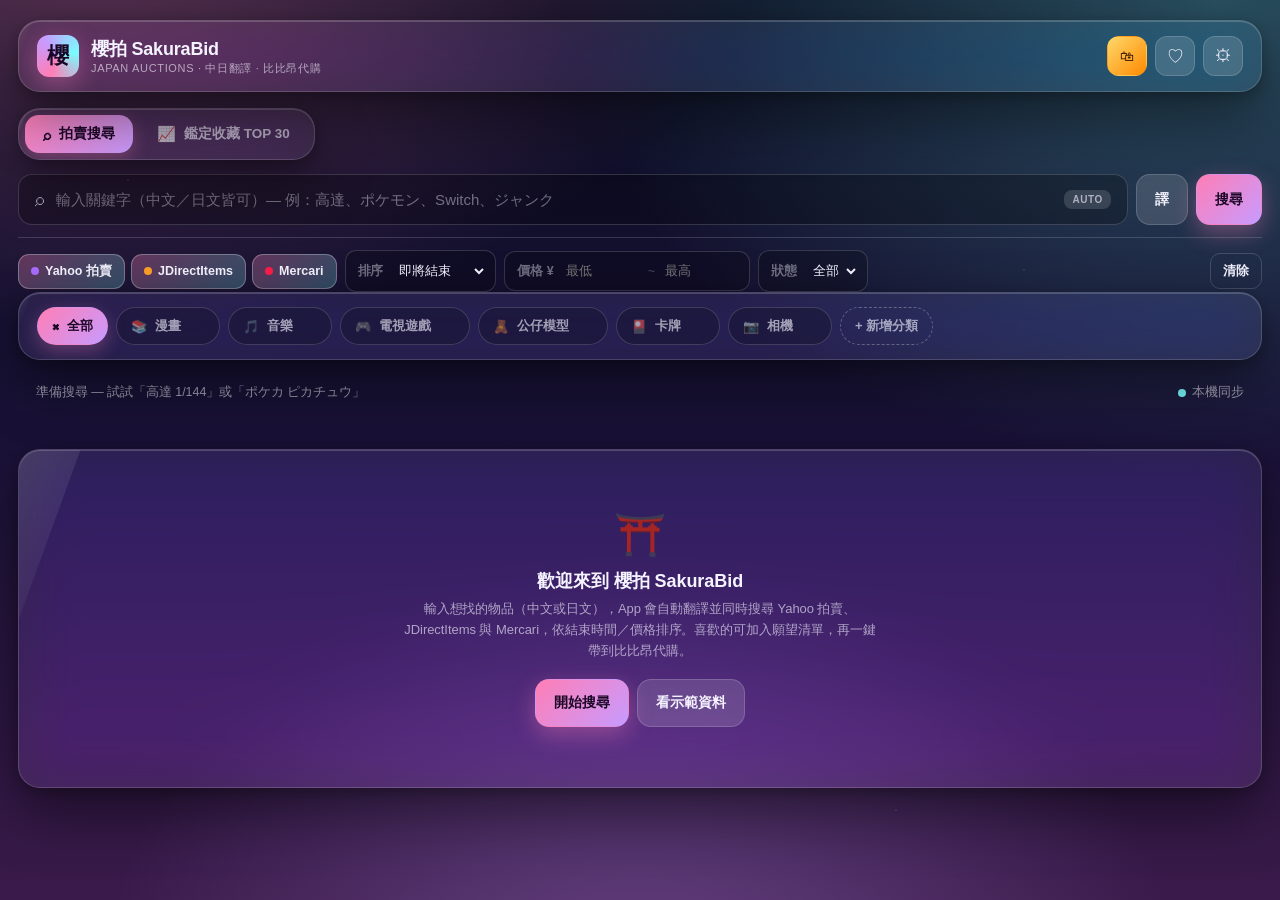
<file: auction/index.html>
<!doctype html>
<html lang="zh-TW">
<head>
<meta charset="utf-8">
<meta name="viewport" content="width=device-width, initial-scale=1, viewport-fit=cover">
<meta name="theme-color" content="#0e1024">
<meta name="apple-mobile-web-app-capable" content="yes">
<meta name="apple-mobile-web-app-status-bar-style" content="black-translucent">
<meta name="format-detection" content="telephone=no">
<title>櫻拍 SakuraBid · 日本拍賣搜尋</title>
<link rel="manifest" href="manifest.json">
<link rel="icon" type="image/svg+xml" href="data:image/svg+xml;utf8,<svg xmlns='http://www.w3.org/2000/svg' viewBox='0 0 64 64'><defs><linearGradient id='g' x1='0' y1='0' x2='1' y2='1'><stop offset='0' stop-color='%23ff7eb6'/><stop offset='1' stop-color='%237afcff'/></linearGradient></defs><rect width='64' height='64' rx='14' fill='url(%23g)'/><text x='32' y='44' font-size='38' font-family='Helvetica' font-weight='700' fill='white' text-anchor='middle'>櫻</text></svg>">

<style>
:root{
  --bg-1:#0a0d22;
  --bg-2:#1a1238;
  --bg-3:#3a1a4a;
  --accent:#ff7eb6;
  --accent-2:#7afcff;
  --accent-3:#c79bff;
  --text:#f5f3ff;
  --text-dim:rgba(245,243,255,0.62);
  --text-mute:rgba(245,243,255,0.42);
  --glass:rgba(255,255,255,0.07);
  --glass-strong:rgba(255,255,255,0.14);
  --glass-border:rgba(255,255,255,0.16);
  --glass-border-strong:rgba(255,255,255,0.28);
  --shadow-soft:0 1px 0 rgba(255,255,255,0.18) inset, 0 24px 60px rgba(0,0,0,0.45), 0 4px 14px rgba(0,0,0,0.25);
  --shadow-deep:0 1px 0 rgba(255,255,255,0.22) inset, 0 30px 80px rgba(0,0,0,0.55), 0 8px 20px rgba(0,0,0,0.35);
  --r-lg:22px;
  --r-md:16px;
  --r-sm:11px;
  --t:cubic-bezier(0.34,1.56,0.64,1);
}

*{box-sizing:border-box;}
html,body{margin:0;padding:0;min-height:100vh;overscroll-behavior-y:none;}
body{
  color:var(--text);
  font-family:"SF Pro Display","SF Pro Text",-apple-system,BlinkMacSystemFont,"PingFang TC","Microsoft JhengHei","Helvetica Neue","Hiragino Sans",sans-serif;
  letter-spacing:-0.003em;
  -webkit-font-smoothing:antialiased;
  -moz-osx-font-smoothing:grayscale;
  background:
    radial-gradient(1100px 700px at 8% -10%, rgba(255,126,182,0.35), transparent 60%),
    radial-gradient(1000px 720px at 95% 0%,  rgba(122,252,255,0.28), transparent 65%),
    radial-gradient(900px 700px at 50% 110%, rgba(199,155,255,0.30), transparent 60%),
    linear-gradient(180deg, var(--bg-1) 0%, var(--bg-2) 50%, var(--bg-3) 100%);
  background-attachment:fixed;
}
body::before{
  content:'';
  position:fixed; inset:0;
  pointer-events:none;
  background:
    radial-gradient(2px 2px at 10% 20%, rgba(255,255,255,0.5), transparent 60%),
    radial-gradient(2px 2px at 80% 30%, rgba(255,255,255,0.4), transparent 60%),
    radial-gradient(1.5px 1.5px at 30% 80%, rgba(255,255,255,0.45), transparent 60%),
    radial-gradient(2.5px 2.5px at 70% 90%, rgba(255,255,255,0.4), transparent 60%);
  opacity:0.5;
  z-index:0;
}

/* Liquid glass primitive */
.glass{
  background:var(--glass);
  border:1px solid var(--glass-border);
  border-radius:var(--r-lg);
  backdrop-filter:saturate(180%) blur(28px);
  -webkit-backdrop-filter:saturate(180%) blur(28px);
  box-shadow:var(--shadow-soft);
  position:relative;
  overflow:hidden;
}
.glass::after{
  content:'';
  position:absolute;
  top:0; left:-30%;
  width:30%; height:100%;
  background:linear-gradient(115deg, transparent, rgba(255,255,255,0.15), transparent);
  transform:skewX(-20deg);
  transition:left .9s ease;
  pointer-events:none;
}
.glass:hover::after{ left:130%; }

/* Layout */
.app{
  position:relative; z-index:1;
  max-width:1400px;
  margin:0 auto;
  padding:max(20px,env(safe-area-inset-top)) 18px max(28px,env(safe-area-inset-bottom));
}

/* Header */
.head{
  display:flex; align-items:center; gap:14px;
  padding:14px 18px;
  margin-bottom:16px;
  position:sticky; top:10px; z-index:60;
}
.brand{
  display:flex; align-items:center; gap:12px; min-width:0; flex:1;
}
.brand .mark{
  width:42px; height:42px; flex-shrink:0;
  border-radius:12px;
  background:conic-gradient(from 200deg, var(--accent), var(--accent-3), var(--accent-2), var(--accent));
  display:flex; align-items:center; justify-content:center;
  font-weight:800; color:#1a0625; font-size:22px;
  box-shadow:0 8px 24px rgba(255,126,182,0.35);
}
.brand .title{
  display:flex; flex-direction:column; min-width:0;
}
.brand .title strong{
  font-size:18px; font-weight:700; letter-spacing:-0.01em;
}
.brand .title span{
  font-size:11px; color:var(--text-dim); letter-spacing:0.06em; text-transform:uppercase;
}
.head-actions{
  display:flex; gap:8px; align-items:center;
}
.icon-btn{
  width:40px; height:40px;
  border-radius:12px;
  background:var(--glass-strong);
  border:1px solid var(--glass-border);
  color:var(--text);
  display:inline-flex; align-items:center; justify-content:center;
  cursor:pointer;
  transition:transform .25s var(--t), background .2s;
  font-size:17px;
  position:relative;
}
.icon-btn:hover{ background:rgba(255,255,255,0.22); transform:translateY(-1px); }
.icon-btn .badge{
  position:absolute; top:-4px; right:-4px;
  min-width:18px; height:18px; padding:0 5px;
  border-radius:10px;
  background:var(--accent);
  color:#1a0625; font-size:10px; font-weight:700;
  display:flex; align-items:center; justify-content:center;
  box-shadow:0 2px 6px rgba(255,126,182,0.55);
}

/* Search section */
.search{
  padding:18px;
  margin-bottom:14px;
}
.search-row{
  display:flex; gap:8px; align-items:stretch;
  flex-wrap:wrap;
}
.search-input{
  flex:1; min-width:220px;
  display:flex; align-items:center; gap:10px;
  padding:14px 16px;
  background:rgba(0,0,0,0.25);
  border:1px solid var(--glass-border);
  border-radius:14px;
  transition:border .2s, background .2s;
}
.search-input:focus-within{
  border-color:var(--accent-2);
  background:rgba(0,0,0,0.4);
  box-shadow:0 0 0 4px rgba(122,252,255,0.18);
}
.search-input input{
  flex:1; min-width:0;
  background:transparent; border:0; outline:0;
  color:var(--text); font-size:15px;
  font-family:inherit;
}
.search-input input::placeholder{ color:var(--text-mute); }
.search-input .lang-tag{
  font-size:10px; font-weight:700; letter-spacing:0.06em;
  padding:4px 8px; border-radius:8px;
  background:var(--glass-strong);
  color:var(--text-dim);
}
.btn{
  padding:0 18px;
  border-radius:14px;
  border:1px solid var(--glass-border);
  background:var(--glass-strong);
  color:var(--text);
  font-family:inherit; font-size:14px; font-weight:600;
  cursor:pointer;
  display:inline-flex; align-items:center; gap:6px;
  transition:transform .25s var(--t), background .2s;
  white-space:nowrap;
  min-height:48px;
}
.btn:hover{ background:rgba(255,255,255,0.22); transform:translateY(-1px); }
.btn.primary{
  background:linear-gradient(135deg, var(--accent), var(--accent-3));
  border-color:transparent;
  color:#1a0625;
  box-shadow:0 8px 22px rgba(255,126,182,0.35);
}
.btn.primary:hover{ filter:brightness(1.06); }
.btn.ghost{
  background:transparent;
}
.btn.sm{ padding:0 12px; min-height:36px; font-size:12.5px; border-radius:10px; }

/* Filter bar */
.filters{
  display:flex; flex-wrap:wrap; gap:8px; align-items:center;
  margin-top:12px; padding-top:12px;
  border-top:1px solid var(--glass-border);
}
.filter-group{
  display:flex; align-items:center; gap:6px;
  padding:6px 8px 6px 12px;
  background:rgba(0,0,0,0.2);
  border:1px solid var(--glass-border);
  border-radius:11px;
  font-size:12.5px;
  color:var(--text-dim);
}
.filter-group label{ font-weight:600; color:var(--text-mute); margin-right:2px; }
.filter-group select,.filter-group input{
  background:transparent; border:0; outline:0;
  color:var(--text); font-family:inherit; font-size:12.5px;
  padding:6px 4px;
  cursor:pointer;
}
.filter-group input{ width:80px; cursor:text; }
.filter-group select option{ background:#1a1238; color:var(--text); }

.toggle-row{
  display:flex; gap:6px;
}
.toggle-pill{
  padding:8px 12px;
  border-radius:11px;
  background:rgba(0,0,0,0.2);
  border:1px solid var(--glass-border);
  color:var(--text-dim);
  font-size:12.5px; font-weight:600;
  cursor:pointer;
  transition:all .2s;
  display:inline-flex; align-items:center; gap:6px;
  font-family:inherit;
}
.toggle-pill .dot{
  width:8px; height:8px; border-radius:50%;
  background:currentColor;
  opacity:0.55;
}
.toggle-pill[aria-pressed="true"]{
  color:var(--text);
  background:linear-gradient(135deg, rgba(255,126,182,0.3), rgba(122,252,255,0.25));
  border-color:var(--glass-border-strong);
}
.toggle-pill[aria-pressed="true"] .dot{ opacity:1; }

/* Categories */
.cats{
  display:flex; flex-wrap:wrap; gap:8px;
  padding:14px 18px;
  margin-bottom:14px;
}
.cat{
  padding:9px 14px;
  border-radius:99px;
  background:rgba(0,0,0,0.22);
  border:1px solid var(--glass-border);
  color:var(--text-dim);
  font-size:13px; font-weight:600;
  cursor:pointer;
  display:inline-flex; align-items:center; gap:8px;
  transition:all .2s;
  font-family:inherit;
}
.cat:hover{ color:var(--text); background:rgba(255,255,255,0.12); }
.cat[aria-pressed="true"]{
  color:#1a0625;
  background:linear-gradient(135deg, var(--accent), var(--accent-3));
  border-color:transparent;
  box-shadow:0 6px 18px rgba(255,126,182,0.3);
}
.cat .x{
  display:inline-flex; width:16px; height:16px; align-items:center; justify-content:center;
  border-radius:50%; background:rgba(0,0,0,0.25); color:rgba(255,255,255,0.85);
  font-size:11px; line-height:1;
  opacity:0; transition:opacity .15s;
}
.cat:hover .x{ opacity:0.85; }
.cat[aria-pressed="true"] .x{ background:rgba(0,0,0,0.2); color:#1a0625; }
.cat-add{
  padding:9px 14px;
  border-radius:99px;
  background:transparent;
  border:1px dashed var(--glass-border-strong);
  color:var(--text-dim);
  font-size:13px; font-weight:600;
  cursor:pointer;
  font-family:inherit;
}
.cat-add:hover{ color:var(--text); border-color:var(--accent-2); }

/* Status bar */
.status-bar{
  display:flex; flex-wrap:wrap; gap:12px; align-items:center; justify-content:space-between;
  padding:10px 18px;
  margin-bottom:14px;
  font-size:12.5px;
  color:var(--text-dim);
}
.status-bar .count strong{ color:var(--text); font-weight:700; font-size:14px; }
.status-bar .right{ display:flex; gap:10px; align-items:center; }

/* Result grid */
.results{
  display:grid;
  grid-template-columns:repeat(auto-fill, minmax(260px, 1fr));
  gap:14px;
  margin-bottom:24px;
}
.card{
  display:flex; flex-direction:column;
  border-radius:var(--r-md);
  overflow:hidden;
  cursor:pointer;
  transition:transform .35s var(--t), box-shadow .3s;
}
.card:hover{
  transform:translateY(-3px);
  box-shadow:var(--shadow-deep);
}
.card .thumb{
  position:relative;
  aspect-ratio:1;
  overflow:hidden;
  background:linear-gradient(135deg, rgba(255,126,182,0.15), rgba(122,252,255,0.15));
}
.card .thumb img{
  width:100%; height:100%;
  object-fit:cover;
  transition:transform .6s var(--t);
}
.card:hover .thumb img{ transform:scale(1.05); }
.card .src-tag{
  position:absolute; top:8px; left:8px;
  padding:4px 8px;
  border-radius:8px;
  font-size:10px; font-weight:700; letter-spacing:0.04em;
  text-transform:uppercase;
  backdrop-filter:blur(14px);
  -webkit-backdrop-filter:blur(14px);
  background:rgba(0,0,0,0.45);
  color:#fff;
  border:1px solid rgba(255,255,255,0.18);
}
.card .src-tag.yahoo{ background:linear-gradient(135deg, rgba(143,36,255,0.85), rgba(85,12,180,0.85)); }
.card .src-tag.mercari{ background:linear-gradient(135deg, rgba(255,28,75,0.85), rgba(180,12,40,0.85)); }
.card .src-tag.jdi{ background:linear-gradient(135deg, rgba(255,160,40,0.85), rgba(200,90,12,0.85)); }
.card .heart{
  position:absolute; top:8px; right:8px;
  width:36px; height:36px;
  border-radius:50%;
  background:rgba(0,0,0,0.45);
  border:1px solid rgba(255,255,255,0.18);
  color:#fff;
  display:inline-flex; align-items:center; justify-content:center;
  cursor:pointer;
  backdrop-filter:blur(14px);
  -webkit-backdrop-filter:blur(14px);
  transition:transform .25s var(--t), background .2s;
  font-size:16px;
}
.card .heart:hover{ background:rgba(0,0,0,0.65); transform:scale(1.08); }
.card .heart.on{
  background:linear-gradient(135deg, var(--accent), #ff4f8f);
  border-color:transparent;
  color:#fff;
}
.card .end-overlay{
  position:absolute; bottom:0; left:0; right:0;
  padding:18px 10px 8px;
  background:linear-gradient(0deg, rgba(0,0,0,0.7), transparent);
  font-size:11px;
  color:#fff;
  display:flex; justify-content:space-between; align-items:center;
  gap:6px;
}
.card .end-overlay .ending-soon{
  color:#ffb8b8; font-weight:700;
}
/* Countdown urgency levels */
.cd{
  display:inline-flex; align-items:center; gap:4px;
  padding:3px 8px;
  border-radius:8px;
  font-weight:700; font-size:11px;
  font-variant-numeric:tabular-nums;
  background:rgba(0,0,0,0.45);
  border:1px solid rgba(255,255,255,0.15);
  color:#fff;
  letter-spacing:0.01em;
}
.cd .ico{ font-size:11px; line-height:1; }
.cd.warn{
  background:linear-gradient(135deg, rgba(255,180,40,0.85), rgba(255,140,0,0.85));
  border-color:rgba(255,200,80,0.6);
  color:#2a1500;
  box-shadow:0 0 12px rgba(255,160,40,0.5);
}
.cd.danger{
  background:linear-gradient(135deg, rgba(255,80,80,0.95), rgba(220,30,30,0.95));
  border-color:rgba(255,140,140,0.7);
  color:#fff;
  box-shadow:0 0 14px rgba(255,60,60,0.55);
}
.cd.critical{
  background:linear-gradient(135deg, #ff2a2a, #ff0066);
  border-color:#fff;
  color:#fff;
  box-shadow:0 0 18px rgba(255,30,90,0.85);
  animation:pulse 0.9s ease-in-out infinite;
}
.cd.ended{
  background:rgba(0,0,0,0.55);
  color:rgba(255,255,255,0.55);
  border-color:rgba(255,255,255,0.1);
}
@keyframes pulse{
  0%,100%{ transform:scale(1); filter:brightness(1); }
  50%{ transform:scale(1.06); filter:brightness(1.25); }
}
.card.ending-pulse{
  animation:cardGlow 1.4s ease-in-out infinite;
}
@keyframes cardGlow{
  0%,100%{ box-shadow:0 1px 0 rgba(255,255,255,0.18) inset, 0 0 0 1px rgba(255,40,90,0.0), 0 24px 60px rgba(0,0,0,0.45); }
  50%{ box-shadow:0 1px 0 rgba(255,255,255,0.18) inset, 0 0 0 2px rgba(255,40,90,0.7), 0 24px 60px rgba(255,30,80,0.35); }
}
.card .body{
  padding:12px 12px 14px;
  display:flex; flex-direction:column; gap:8px;
  background:rgba(0,0,0,0.2);
  flex:1;
}
.card .titles .ja{
  font-size:12.5px;
  color:var(--text-dim);
  display:-webkit-box;
  -webkit-line-clamp:1;
  -webkit-box-orient:vertical;
  overflow:hidden;
  font-weight:500;
  line-height:1.4;
}
.card .titles .zh{
  font-size:13.5px;
  color:var(--text);
  font-weight:600;
  display:-webkit-box;
  -webkit-line-clamp:2;
  -webkit-box-orient:vertical;
  overflow:hidden;
  line-height:1.4;
  margin-top:2px;
}
.card .row{
  display:flex; align-items:center; justify-content:space-between; gap:8px;
}
.card .price{
  font-size:17px; font-weight:800;
  background:linear-gradient(135deg, var(--accent-2), #b8f4ff);
  -webkit-background-clip:text;
  background-clip:text;
  color:transparent;
  letter-spacing:-0.01em;
}
.card .price .ntd{
  font-size:11px; font-weight:600; color:var(--text-mute);
  margin-left:4px;
  -webkit-text-fill-color:var(--text-mute);
}
.card .bibian{
  padding:6px 10px;
  font-size:11px; font-weight:700;
  border-radius:8px;
  background:linear-gradient(135deg, #ffd86b, #ff8a00);
  color:#3a1a00;
  border:0;
  cursor:pointer;
  font-family:inherit;
  display:inline-flex; align-items:center; gap:4px;
  white-space:nowrap;
  transition:transform .25s var(--t);
}
.card .bibian:hover{ transform:translateY(-1px); }

/* View tabs */
.view-tabs{
  display:flex;
  gap:6px;
  padding:6px;
  margin-bottom:14px;
  width:fit-content;
}
.vtab{
  padding:10px 18px;
  border-radius:14px;
  background:transparent;
  border:0;
  color:var(--text-dim);
  font-family:inherit; font-size:13.5px; font-weight:600;
  cursor:pointer;
  display:inline-flex; align-items:center; gap:8px;
  transition:all .25s var(--t);
}
.vtab .ico{ font-size:15px; }
.vtab:hover{ color:var(--text); }
.vtab[aria-pressed="true"]{
  color:#1a0625;
  background:linear-gradient(135deg, var(--accent), var(--accent-3));
  box-shadow:0 6px 18px rgba(255,126,182,0.3);
}

/* Market view */
.market-header{
  padding:18px 22px;
  margin-bottom:14px;
  display:flex; gap:18px;
  align-items:center;
  flex-wrap:wrap;
}
.market-title{ flex:1; min-width:240px; }
.market-title h2{ margin:0 0 4px; font-size:20px; font-weight:700; letter-spacing:-0.01em; }
.market-title p{ margin:0; font-size:12.5px; color:var(--text-dim); line-height:1.5; }
.market-controls{ display:flex; gap:8px; flex-wrap:wrap; }

.market-list{
  display:flex; flex-direction:column;
  gap:10px;
  margin-bottom:14px;
}
.mrow{
  display:grid;
  grid-template-columns:48px 88px 1fr auto auto;
  gap:14px;
  padding:12px;
  border-radius:14px;
  background:var(--glass);
  border:1px solid var(--glass-border);
  backdrop-filter:saturate(180%) blur(24px);
  -webkit-backdrop-filter:saturate(180%) blur(24px);
  align-items:center;
  transition:transform .25s var(--t), background .2s;
  position:relative;
}
.mrow:hover{
  background:rgba(255,255,255,0.11);
  transform:translateY(-1px);
}
.mrow .rank{
  font-size:22px; font-weight:800;
  font-family:"SF Pro Display", -apple-system, sans-serif;
  text-align:center;
  background:linear-gradient(135deg, var(--accent-2), var(--accent-3));
  -webkit-background-clip:text; background-clip:text;
  color:transparent;
  letter-spacing:-0.02em;
}
.mrow.top3 .rank{
  background:linear-gradient(135deg, #ffd86b, #ff8a00);
  -webkit-background-clip:text; background-clip:text;
  color:transparent;
}
.mrow .cover{
  width:88px; height:120px;
  border-radius:8px;
  overflow:hidden;
  background:linear-gradient(135deg, rgba(255,126,182,0.2), rgba(122,252,255,0.2));
  display:flex; align-items:center; justify-content:center;
  font-size:28px; flex-shrink:0;
  position:relative;
}
.mrow .cover img{ width:100%; height:100%; object-fit:cover; }
.mrow .info{ min-width:0; }
.mrow .info .ja{ font-size:14px; font-weight:700; line-height:1.35; color:var(--text); }
.mrow .info .zh{ font-size:12.5px; color:var(--text-dim); margin-top:2px; line-height:1.35; }
.mrow .info .meta{
  font-size:11px; color:var(--text-mute); margin-top:6px;
  display:flex; gap:8px; flex-wrap:wrap;
}
.mrow .info .meta span{
  padding:2px 7px;
  background:rgba(255,255,255,0.07);
  border-radius:6px;
  border:1px solid var(--glass-border);
}
.mrow .grades{
  display:flex; flex-direction:column; gap:4px;
  font-variant-numeric:tabular-nums;
  text-align:right;
  min-width:130px;
}
.grade-row{
  display:flex; justify-content:space-between; gap:8px;
  font-size:11.5px;
  align-items:baseline;
}
.grade-row .lbl{
  font-size:9.5px; font-weight:700;
  color:var(--text-mute);
  letter-spacing:0.04em;
  padding:2px 5px;
  background:rgba(255,255,255,0.06);
  border-radius:5px;
  text-align:center;
  min-width:34px;
}
.grade-row.g98 .lbl{ background:linear-gradient(135deg, #ffd86b, #ff8a00); color:#3a1500; }
.grade-row.g96 .lbl{ background:linear-gradient(135deg, #c0c4cc, #8a8e98); color:#1a1d24; }
.grade-row.g94 .lbl{ background:linear-gradient(135deg, #d4a06a, #a06d3a); color:#2a1500; }
.grade-row .val{ font-weight:700; color:var(--text); }
.mrow .actions{
  display:flex; flex-direction:column; gap:6px;
  align-items:stretch;
  min-width:130px;
}
.trend{
  display:inline-flex; align-items:center; gap:6px;
  padding:6px 8px;
  border-radius:8px;
  font-size:11.5px; font-weight:700;
  font-variant-numeric:tabular-nums;
  background:rgba(255,255,255,0.06);
  border:1px solid var(--glass-border);
  white-space:nowrap;
  justify-content:space-between;
}
.trend.up{ color:#5cffaa; background:rgba(40,200,120,0.14); border-color:rgba(60,220,140,0.4); }
.trend.up.big{ color:#7fffc8; background:rgba(40,220,140,0.22); }
.trend.down{ color:#ff8888; background:rgba(220,80,80,0.14); border-color:rgba(220,100,100,0.4); }
.trend .spark{ flex-shrink:0; }
.mrow .qbtns{
  display:flex; gap:4px;
  flex-wrap:wrap;
}
.qbtn{
  padding:5px 8px;
  border-radius:7px;
  border:1px solid var(--glass-border);
  background:rgba(255,255,255,0.06);
  color:var(--text);
  font-family:inherit; font-size:10.5px; font-weight:600;
  cursor:pointer;
  transition:all .15s;
}
.qbtn:hover{ background:rgba(255,255,255,0.18); }
.qbtn.y{ background:linear-gradient(135deg, rgba(143,36,255,0.3), rgba(85,12,180,0.3)); border-color:rgba(168,107,255,0.5); }
.qbtn.m{ background:linear-gradient(135deg, rgba(255,28,75,0.3), rgba(180,12,40,0.3)); border-color:rgba(255,80,120,0.5); }
.qbtn.k{ background:linear-gradient(135deg, rgba(255,160,40,0.3), rgba(200,90,12,0.3)); border-color:rgba(255,180,80,0.5); }
.qbtn.h{ background:linear-gradient(135deg, var(--accent), var(--accent-3)); color:#1a0625; border-color:transparent; }
.qbtn.h.on{ background:linear-gradient(135deg, #ff4f8f, var(--accent)); color:#fff; }

.market-foot{
  padding:14px 18px;
  margin-bottom:24px;
  font-size:11.5px;
  color:var(--text-dim);
  line-height:1.6;
}
.market-foot strong{ color:var(--text); display:block; margin-bottom:4px; font-size:12px; }

@media (max-width:760px){
  .mrow{
    grid-template-columns:36px 70px 1fr;
    grid-template-rows:auto auto;
    gap:10px;
  }
  .mrow .grades{
    grid-column:1 / -1;
    flex-direction:row;
    text-align:left;
    justify-content:flex-start;
    flex-wrap:wrap;
    min-width:0;
  }
  .grade-row{ flex:1; min-width:90px; }
  .mrow .actions{
    grid-column:1 / -1;
    flex-direction:row;
    flex-wrap:wrap;
    min-width:0;
  }
  .mrow .cover{ width:70px; height:96px; }
  .mrow .info .ja{ font-size:13px; }
  .mrow .rank{ font-size:18px; }
  .market-title h2{ font-size:17px; }
}

/* Empty / loading */
.empty{
  text-align:center;
  padding:60px 24px;
  color:var(--text-dim);
}
.empty .emo{ font-size:42px; margin-bottom:10px; }
.empty h3{ font-weight:600; color:var(--text); margin:8px 0 6px; font-size:18px; }
.empty p{ font-size:13px; max-width:480px; margin:0 auto; line-height:1.6; }
.empty .btns{ display:flex; gap:8px; justify-content:center; margin-top:18px; flex-wrap:wrap; }

.skel{
  background:linear-gradient(90deg, rgba(255,255,255,0.05), rgba(255,255,255,0.12), rgba(255,255,255,0.05));
  background-size:200% 100%;
  animation:shimmer 1.2s linear infinite;
  border-radius:var(--r-md);
}
@keyframes shimmer{
  0%{ background-position:200% 0; }
  100%{ background-position:-200% 0; }
}

/* Drawer */
.drawer{
  position:fixed; inset:0;
  z-index:200;
  display:none;
}
.drawer.open{ display:block; }
.drawer .scrim{
  position:absolute; inset:0;
  background:rgba(0,0,0,0.55);
  backdrop-filter:blur(8px);
  -webkit-backdrop-filter:blur(8px);
  animation:fadeIn .25s ease;
}
.drawer .panel{
  position:absolute; top:0; right:0;
  height:100%; width:min(440px, 92vw);
  background:rgba(20,12,40,0.92);
  border-left:1px solid var(--glass-border);
  backdrop-filter:saturate(180%) blur(28px);
  -webkit-backdrop-filter:saturate(180%) blur(28px);
  display:flex; flex-direction:column;
  animation:slideIn .35s var(--t);
  box-shadow:-30px 0 80px rgba(0,0,0,0.5);
}
.drawer .panel header{
  display:flex; align-items:center; justify-content:space-between;
  padding:18px 18px 14px;
  border-bottom:1px solid var(--glass-border);
}
.drawer .panel header h2{
  margin:0; font-size:17px; font-weight:700;
}
.drawer .panel .body{
  flex:1; overflow-y:auto;
  padding:14px 18px 22px;
  display:flex; flex-direction:column; gap:14px;
}
@keyframes fadeIn{ from{opacity:0;} to{opacity:1;} }
@keyframes slideIn{ from{transform:translateX(100%);} to{transform:translateX(0);} }

/* Wishlist item */
.wl-item{
  display:flex; gap:12px;
  padding:10px;
  border-radius:14px;
  background:var(--glass-strong);
  border:1px solid var(--glass-border);
  align-items:center;
}
.wl-item img{
  width:64px; height:64px; border-radius:10px; object-fit:cover; flex-shrink:0;
  background:rgba(255,255,255,0.05);
}
.wl-item .info{ flex:1; min-width:0; }
.wl-item .info .t{ font-size:12.5px; font-weight:600; line-height:1.35;
  display:-webkit-box; -webkit-line-clamp:2; -webkit-box-orient:vertical; overflow:hidden; }
.wl-item .info .p{ font-size:11.5px; color:var(--text-dim); margin-top:3px; }
.wl-item .info .row{ display:flex; gap:6px; margin-top:6px; }
.wl-item button{
  border:0; background:transparent; color:var(--text-dim);
  font-size:11.5px; font-family:inherit; cursor:pointer; padding:3px 6px;
  border-radius:7px; background:rgba(255,255,255,0.06);
  transition:all .15s;
}
.wl-item button:hover{ color:var(--text); background:rgba(255,255,255,0.18); }

/* Settings */
.section{
  display:flex; flex-direction:column; gap:8px;
  padding:14px;
  border-radius:14px;
  background:var(--glass-strong);
  border:1px solid var(--glass-border);
}
.section h3{
  margin:0 0 4px; font-size:13px; font-weight:700;
  letter-spacing:0.02em;
}
.section .desc{ font-size:11.5px; color:var(--text-dim); line-height:1.5; }
.field{
  display:flex; flex-direction:column; gap:4px;
}
.field label{
  font-size:11px; font-weight:600; color:var(--text-mute); letter-spacing:0.04em; text-transform:uppercase;
}
.field input,.field select,.field textarea{
  width:100%;
  padding:10px 12px;
  background:rgba(0,0,0,0.3);
  border:1px solid var(--glass-border);
  border-radius:10px;
  color:var(--text);
  font-family:inherit; font-size:13px;
  outline:0;
}
.field textarea{ min-height:90px; resize:vertical; font-family:ui-monospace,SFMono-Regular,Menlo,monospace; font-size:11.5px; }
.field input:focus,.field select:focus,.field textarea:focus{ border-color:var(--accent-2); }

.row-btns{ display:flex; gap:8px; flex-wrap:wrap; }

/* Toast */
.toast{
  position:fixed; left:50%; bottom:24px;
  transform:translateX(-50%);
  padding:11px 18px;
  border-radius:14px;
  background:rgba(0,0,0,0.78);
  border:1px solid var(--glass-border);
  color:#fff;
  font-size:13px; font-weight:600;
  z-index:300;
  backdrop-filter:blur(20px);
  -webkit-backdrop-filter:blur(20px);
  box-shadow:0 14px 36px rgba(0,0,0,0.6);
  animation:toast .35s var(--t);
  display:flex; align-items:center; gap:8px;
}
@keyframes toast{ from{opacity:0; transform:translate(-50%, 20px);} to{opacity:1; transform:translate(-50%,0);} }

/* Scrollbar */
::-webkit-scrollbar{ width:8px; height:8px; }
::-webkit-scrollbar-track{ background:transparent; }
::-webkit-scrollbar-thumb{ background:rgba(255,255,255,0.18); border-radius:4px; }
::-webkit-scrollbar-thumb:hover{ background:rgba(255,255,255,0.32); }

@media (max-width:600px){
  .results{ grid-template-columns:repeat(2, 1fr); gap:10px; }
  .card .body{ padding:10px; }
  .card .titles .ja{ font-size:11.5px; }
  .card .titles .zh{ font-size:12.5px; }
  .card .price{ font-size:15px; }
  .head{ padding:10px 14px; }
  .brand .title strong{ font-size:16px; }
  .search,.cats,.status-bar{ padding:14px; }
  .btn{ font-size:13px; padding:0 14px; }
}
</style>
</head>
<body>
<div class="app">

  <!-- Header -->
  <div class="head glass">
    <div class="brand">
      <div class="mark">櫻</div>
      <div class="title">
        <strong>櫻拍 SakuraBid</strong>
        <span>Japan Auctions · 中日翻譯 · 比比昂代購</span>
      </div>
    </div>
    <div class="head-actions">
      <button class="icon-btn" id="btnBibAccount" title="比比昂 我的下標進度" style="background:linear-gradient(135deg,#ffd86b,#ff8a00); color:#3a1500; border-color:transparent;">
        <span style="font-size:14px;">🛍</span>
      </button>
      <button class="icon-btn" id="btnWishlist" title="願望清單">
        <span>♡</span>
        <span class="badge" id="wlBadge" style="display:none;">0</span>
      </button>
      <button class="icon-btn" id="btnSettings" title="設定">⚙</button>
    </div>
  </div>

  <!-- View tabs -->
  <div class="view-tabs glass" id="viewTabs">
    <button class="vtab" data-view="search" aria-pressed="true">
      <span class="ico">⌕</span><span>拍賣搜尋</span>
    </button>
    <button class="vtab" data-view="market" aria-pressed="false">
      <span class="ico">📈</span><span>鑑定收藏 TOP 30</span>
    </button>
  </div>

  <!-- View: search -->
  <div id="viewSearch">

  <!-- Search -->
    <div class="search-row">
      <div class="search-input">
        <span style="font-size:18px; opacity:0.6;">⌕</span>
        <input id="q" type="search" autocomplete="off" placeholder="輸入關鍵字（中文／日文皆可）— 例：高達、ポケモン、Switch、ジャンク">
        <span class="lang-tag" id="langTag">AUTO</span>
      </div>
      <button class="btn" id="btnTranslate" title="翻譯欄位內文字">譯</button>
      <button class="btn primary" id="btnSearch">搜尋</button>
    </div>

    <div class="filters">
      <div class="toggle-row" id="srcToggles">
        <button class="toggle-pill" data-src="yahoo" aria-pressed="true"><span class="dot" style="color:#a86bff;"></span>Yahoo 拍賣</button>
        <button class="toggle-pill" data-src="jdi" aria-pressed="true"><span class="dot" style="color:#ffa028;"></span>JDirectItems</button>
        <button class="toggle-pill" data-src="mercari" aria-pressed="true"><span class="dot" style="color:#ff1c4b;"></span>Mercari</button>
      </div>
      <div class="filter-group">
        <label>排序</label>
        <select id="sortBy">
          <option value="end_asc">即將結束</option>
          <option value="new">最新上架</option>
          <option value="price_asc">價格 低→高</option>
          <option value="price_desc">價格 高→低</option>
          <option value="bids_desc">出價數最多</option>
        </select>
      </div>
      <div class="filter-group">
        <label>價格 ¥</label>
        <input id="priceMin" type="number" placeholder="最低" min="0">
        <span style="opacity:0.4;">~</span>
        <input id="priceMax" type="number" placeholder="最高" min="0">
      </div>
      <div class="filter-group">
        <label>狀態</label>
        <select id="condition">
          <option value="">全部</option>
          <option value="new">全新</option>
          <option value="used">中古</option>
        </select>
      </div>
      <button class="btn ghost sm" id="btnClear" style="margin-left:auto;">清除</button>
    </div>
  </div>

  <!-- Categories -->
  <div class="cats glass" id="catBar">
    <!-- categories rendered here -->
  </div>

  <!-- Status / count -->
  <div class="status-bar">
    <div class="count" id="countText">準備搜尋 — 試試「高達 1/144」或「ポケカ ピカチュウ」</div>
    <div class="right">
      <span id="syncDot" style="display:inline-flex; gap:6px; align-items:center;">
        <span style="width:8px; height:8px; border-radius:50%; background:#7afcff;"></span>
        <span>本機同步</span>
      </span>
    </div>
  </div>

  <!-- Results -->
  <div class="results" id="results"></div>

  <div id="emptyState" class="empty glass" style="display:block;">
    <div class="emo">⛩️</div>
    <h3>歡迎來到 櫻拍 SakuraBid</h3>
    <p>輸入想找的物品（中文或日文），App 會自動翻譯並同時搜尋 Yahoo 拍賣、JDirectItems 與 Mercari，依結束時間／價格排序。喜歡的可加入願望清單，再一鍵帶到比比昂代購。</p>
    <div class="btns">
      <button class="btn primary" onclick="document.getElementById('q').focus()">開始搜尋</button>
      <button class="btn" onclick="loadDemo()">看示範資料</button>
    </div>
  </div>

  </div><!-- /viewSearch -->

  <!-- View: market trend -->
  <div id="viewMarket" style="display:none;">
    <div class="market-header glass">
      <div class="market-title">
        <h2>📈 鑑定漫畫收藏 TOP 30</h2>
        <p>日本初版第 1 集（CGC / PSA 鑑定）近期市場參考價與走勢 · 不含美國漫畫</p>
      </div>
      <div class="market-controls">
        <div class="filter-group">
          <label>排序</label>
          <select id="marketSort">
            <option value="rank">綜合排名</option>
            <option value="price">9.8 等級價格</option>
            <option value="trend30">30 天漲幅</option>
            <option value="trend1y">1 年漲幅</option>
            <option value="year">出版年份</option>
          </select>
        </div>
        <div class="filter-group">
          <label>幣別</label>
          <select id="marketCcy">
            <option value="JPY">JPY ¥</option>
            <option value="USD">USD $</option>
            <option value="TWD">TWD NT$</option>
          </select>
        </div>
      </div>
    </div>

    <div class="market-list" id="marketList"></div>

    <div class="market-foot glass">
      <strong>資料來源說明</strong>
      <p>本表整理自 CGC Census、Heritage Auctions、Mandarake、Yahoo!拍賣 與 Mercari 近 12 個月的成交記錄推估，僅供研究參考；點擊各項目右側的「Yahoo / Mercari / Mandarake」按鈕可即時查看當前市場行情。</p>
    </div>
  </div>

</div>

<!-- Wishlist drawer -->
<div class="drawer" id="dWishlist">
  <div class="scrim" data-close></div>
  <div class="panel">
    <header>
      <h2>♡ 願望清單 <span id="wlCount" style="color:var(--text-dim); font-weight:500; font-size:13px;"></span></h2>
      <button class="icon-btn" data-close>✕</button>
    </header>
    <div class="body" id="wlBody"></div>
    <div style="padding:12px 18px max(14px,env(safe-area-inset-bottom)); border-top:1px solid var(--glass-border); background:rgba(0,0,0,0.25);">
      <button class="btn primary" id="btnGoBibAccount" style="width:100%;">🛍 前往比比昂 · 查看我的下標進度</button>
    </div>
  </div>
</div>

<!-- Settings drawer -->
<div class="drawer" id="dSettings">
  <div class="scrim" data-close></div>
  <div class="panel">
    <header>
      <h2>⚙ 設定</h2>
      <button class="icon-btn" data-close>✕</button>
    </header>
    <div class="body">

      <div class="section">
        <h3>翻譯</h3>
        <p class="desc">使用 MyMemory 免費翻譯 API（每日 5000 字）。可自填 DeepL／Google API Key 取得更準確結果。</p>
        <div class="field">
          <label>翻譯方向</label>
          <select id="setTransDir">
            <option value="auto">自動偵測</option>
            <option value="zh-ja">中 → 日</option>
            <option value="ja-zh">日 → 中</option>
          </select>
        </div>
        <div class="field">
          <label>DeepL API Key（選填）</label>
          <input id="setDeeplKey" type="password" placeholder="留空使用免費翻譯">
        </div>
      </div>

      <div class="section">
        <h3>搜尋來源</h3>
        <p class="desc">瀏覽器無法直接讀取日本拍賣站（CORS 限制），需透過代理。預設 allorigins 已可讀取，若失敗會回退為「於原站開啟」。</p>
        <div class="field">
          <label>CORS 代理</label>
          <input id="setProxy" type="text" placeholder="https://api.allorigins.win/get?url=">
        </div>
      </div>

      <div class="section">
        <h3>比比昂代購</h3>
        <p class="desc">點卡片上「比比昂」按鈕會帶該商品到比比昂代購；右上 🛍 按鈕則開啟「我的下標進度」帳號頁。</p>
        <div class="field">
          <label>我的下標 / 帳號頁網址</label>
          <input id="setBibAccount" type="text" placeholder="https://www.bibian.com.tw/yahoo/member/yahoo_bid.php">
        </div>
        <div class="field">
          <label>Yahoo 拍賣代購網址模板</label>
          <input id="setBibYahoo" type="text" placeholder="https://www.bibian.com.tw/yahoo/auc/auction.php?aID={id}">
        </div>
        <div class="field">
          <label>Mercari 代購網址模板</label>
          <input id="setBibMercari" type="text" placeholder="https://www.bibian.com.tw/mercari/item.php?mID={id}">
        </div>
        <div class="row-btns">
          <button class="btn sm" id="btnOpenBibAccount">開啟我的下標頁</button>
        </div>
      </div>

      <div class="section">
        <h3>匯率（顯示用）</h3>
        <div class="field">
          <label>1 JPY = ? TWD</label>
          <input id="setFx" type="number" step="0.001" min="0" placeholder="0.21">
        </div>
      </div>

      <div class="section">
        <h3>跨裝置同步</h3>
        <p class="desc">電腦、手機之間同步願望清單與分類。可匯出 JSON 後在另一裝置匯入；或填入 JSONBin / Firebase REST 端點自動同步。</p>
        <div class="row-btns">
          <button class="btn sm" id="btnExport">匯出 JSON</button>
          <button class="btn sm" id="btnImport">匯入 JSON</button>
          <button class="btn sm ghost" id="btnShareLink">產生同步連結</button>
        </div>
        <div class="field">
          <label>JSONBin / 自訂同步端點（選填）</label>
          <input id="setSyncUrl" type="text" placeholder="https://api.jsonbin.io/v3/b/<bin-id>">
        </div>
        <div class="field">
          <label>Header X-Master-Key（JSONBin）</label>
          <input id="setSyncKey" type="password" placeholder="$2a$10$...">
        </div>
        <div class="row-btns">
          <button class="btn sm" id="btnPullCloud">↓ 從雲端拉取</button>
          <button class="btn sm primary" id="btnPushCloud">↑ 推送到雲端</button>
        </div>
      </div>

      <div class="section">
        <h3>關於</h3>
        <p class="desc">櫻拍 SakuraBid · v1.0 · 純前端 PWA，可加到主畫面當原生 App 使用。資料只存在你的裝置與你指定的同步端點。</p>
      </div>
    </div>
  </div>
</div>

<input type="file" id="fileImport" accept="application/json" style="display:none;">

<script>
/* =========================================================
 * 櫻拍 SakuraBid — main script
 * ======================================================= */

const STORE_KEY = 'sakurabid:v1';
const DEFAULTS = {
  cats: [
    { id:'all', name:'全部', emoji:'⌘', system:true },
    { id:'manga', name:'漫畫', emoji:'📚' },
    { id:'music', name:'音樂', emoji:'🎵' },
    { id:'game', name:'電視遊戲', emoji:'🎮' },
    { id:'figure', name:'公仔模型', emoji:'🧸' },
    { id:'card', name:'卡牌', emoji:'🎴' },
    { id:'camera', name:'相機', emoji:'📷' },
  ],
  activeCat: 'all',
  wishlist: [],
  settings: {
    transDir: 'auto',
    deeplKey: '',
    proxy: 'https://api.allorigins.win/get?url=',
    bibYahoo: 'https://www.bibian.com.tw/yahoo/auc/auction.php?aID={id}',
    bibMercari: 'https://www.bibian.com.tw/mercari/item.php?mID={id}',
    bibAccount: 'https://www.bibian.com.tw/yahoo/member/yahoo_bid.php',
    fx: 0.21,
    syncUrl: '',
    syncKey: '',
  },
  sources: { yahoo:true, jdi:true, mercari:true },
  sortBy: 'end_asc',
};

const State = load();
let lastResults = [];

function load(){
  try{
    const raw = localStorage.getItem(STORE_KEY);
    if(!raw) return structuredClone(DEFAULTS);
    const s = JSON.parse(raw);
    return Object.assign(structuredClone(DEFAULTS), s, {
      settings: Object.assign({}, DEFAULTS.settings, s.settings||{}),
      sources: Object.assign({}, DEFAULTS.sources, s.sources||{}),
    });
  }catch(e){ return structuredClone(DEFAULTS); }
}
function save(){
  try{ localStorage.setItem(STORE_KEY, JSON.stringify(State)); }catch(e){}
}

/* ---------- Toast ---------- */
function toast(msg, kind=''){
  const t = document.createElement('div');
  t.className = 'toast';
  t.textContent = msg;
  if(kind==='error') t.style.borderColor = '#ff7e7e';
  document.body.appendChild(t);
  setTimeout(()=>{ t.style.transition='opacity .25s, transform .25s'; t.style.opacity='0'; t.style.transform='translate(-50%,20px)'; }, 2400);
  setTimeout(()=>t.remove(), 2750);
}

/* ---------- Language detect ---------- */
function detectLang(s){
  if(!s) return 'unknown';
  // Hiragana / Katakana → Japanese
  if(/[぀-ゟ゠-ヿ]/.test(s)) return 'ja';
  // CJK only — could be either; lean on common ZH-only chars
  if(/[一-鿿]/.test(s)){
    // Heuristic: presence of zh-only chars suggests Chinese
    if(/[麼這個們臺灣]/.test(s)) return 'zh';
    // Without kana: assume Chinese
    return 'zh';
  }
  if(/[a-zA-Z]/.test(s)) return 'en';
  return 'unknown';
}

/* ---------- Translate ---------- */
async function translate(text, from, to){
  if(!text || !text.trim()) return text;
  // DeepL if user provided key
  if(State.settings.deeplKey){
    try{
      const r = await fetch('https://api-free.deepl.com/v2/translate', {
        method:'POST',
        headers:{ 'Authorization':'DeepL-Auth-Key '+State.settings.deeplKey,
                  'Content-Type':'application/x-www-form-urlencoded' },
        body:`text=${encodeURIComponent(text)}&target_lang=${to==='ja'?'JA':'ZH'}&source_lang=${from==='ja'?'JA':from==='zh'?'ZH':''}`,
      });
      if(r.ok){ const j = await r.json(); return j.translations?.[0]?.text || text; }
    }catch(e){}
  }
  // MyMemory free
  try{
    const pair = `${from==='ja'?'ja':'zh-TW'}|${to==='ja'?'ja':'zh-TW'}`;
    const url = `https://api.mymemory.translated.net/get?q=${encodeURIComponent(text)}&langpair=${pair}&de=sakurabid@example.com`;
    const r = await fetch(url);
    const j = await r.json();
    return j?.responseData?.translatedText || text;
  }catch(e){
    return text;
  }
}

/* ---------- Search ---------- */

// Build deep-link URLs — these always work (open in new tab)
function buildDeepLinks(query, sortBy, priceMin, priceMax){
  // Yahoo Auctions Japan
  // sort: end ascending = s1=end&o1=a; new = s1=new&o1=d; price asc = s1=cbids&o1=a
  const yMap = { end_asc:['end','a'], new:['new','d'], price_asc:['cbids','a'], price_desc:['cbids','d'], bids_desc:['bids','d'] };
  const [yS, yO] = yMap[sortBy] || ['end','a'];
  const yQS = new URLSearchParams({
    p: query, b:'1', n:'50',
    s1: yS, o1: yO,
  });
  if(priceMin) yQS.set('aucminprice', priceMin);
  if(priceMax) yQS.set('aucmaxprice', priceMax);
  const yahoo = `https://auctions.yahoo.co.jp/search/search?${yQS}`;

  // JDirectItems — Yahoo proxy buying service.
  const jdi = `https://www.jdirectitems.com/itm/auctions/?keyword=${encodeURIComponent(query)}`;

  // Mercari Japan
  const mMap = { new:'created_time', price_asc:'price', price_desc:'price', end_asc:'created_time', bids_desc:'num_likes' };
  const mOrder = (sortBy==='price_desc' || sortBy==='bids_desc') ? 'desc' : 'asc';
  const mQS = new URLSearchParams({
    keyword: query,
    sort: mMap[sortBy] || 'created_time',
    order: mOrder,
    status: 'on_sale',
  });
  if(priceMin) mQS.set('price_min', priceMin);
  if(priceMax) mQS.set('price_max', priceMax);
  const mercari = `https://jp.mercari.com/search?${mQS}`;

  return { yahoo, jdi, mercari };
}

async function fetchViaProxy(url){
  const proxy = State.settings.proxy || 'https://api.allorigins.win/get?url=';
  const u = proxy.includes('allorigins')
    ? proxy + encodeURIComponent(url)
    : proxy + encodeURIComponent(url);
  const r = await fetch(u, { mode:'cors' });
  if(!r.ok) throw new Error('proxy fetch failed: '+r.status);
  const txt = await r.text();
  // allorigins wraps: { contents:"<html>..." }
  try{
    const j = JSON.parse(txt);
    if(j && typeof j.contents === 'string') return j.contents;
  }catch(e){}
  return txt;
}

function parseYahoo(html){
  const out = [];
  const doc = new DOMParser().parseFromString(html, 'text/html');
  // Yahoo Auctions search list — use product li nodes
  doc.querySelectorAll('li.Product').forEach(li=>{
    const a = li.querySelector('a.Product__titleLink, a.Product__imageLink');
    const url = a?.href || '';
    const title = (li.querySelector('.Product__title, .Product__titleLink')?.textContent || '').trim();
    const img = li.querySelector('img')?.src || '';
    const priceTxt = (li.querySelector('.Product__priceValue, .Product__price')?.textContent || '').replace(/[^\d]/g,'');
    const price = priceTxt ? parseInt(priceTxt,10) : null;
    const bids = parseInt((li.querySelector('.Product__bid')?.textContent||'').replace(/\D/g,''))||0;
    const end = (li.querySelector('.Product__time, .Product__remainingTime')?.textContent || '').trim();
    const idMatch = url.match(/\/auction\/([a-z0-9]+)/i);
    if(!url || !title) return;
    out.push({
      id:'y_'+(idMatch?.[1]||Math.random().toString(36).slice(2)),
      sourceId: idMatch?.[1] || '',
      source:'yahoo', url, title_ja:title, title_zh:'',
      img, price, currency:'JPY', bids, endText:end,
    });
  });
  return out;
}

function parseMercari(html){
  const out = [];
  const doc = new DOMParser().parseFromString(html, 'text/html');
  // Mercari uses Next.js __NEXT_DATA__ JSON for SSR data
  const nd = doc.querySelector('script#__NEXT_DATA__');
  if(nd){
    try{
      const j = JSON.parse(nd.textContent);
      const items = j?.props?.pageProps?.searchResult?.items
                 || j?.props?.pageProps?.initialState?.search?.items
                 || [];
      for(const it of items){
        out.push({
          id:'m_'+it.id,
          sourceId: it.id,
          source:'mercari',
          url: `https://jp.mercari.com/item/${it.id}`,
          title_ja: it.name || '',
          title_zh:'',
          img: it.thumbnails?.[0] || it.thumbnail || '',
          price: it.price,
          currency:'JPY',
          bids: it.numLikes || 0,
          endText: it.created ? new Date(it.created*1000).toLocaleDateString('ja-JP') : '',
        });
      }
    }catch(e){}
  }
  // Fallback: parse anchors with /item/
  if(out.length === 0){
    doc.querySelectorAll('a[href^="/item/"]').forEach(a=>{
      const id = a.getAttribute('href').split('/item/')[1]?.split(/[?#/]/)[0];
      if(!id) return;
      const img = a.querySelector('img')?.src || '';
      const title = a.querySelector('[itemprop="name"], .merItemThumbnail__itemName, span')?.textContent?.trim() || '';
      const price = parseInt((a.textContent.match(/¥\s*([\d,]+)/)||[])[1]?.replace(/,/g,''))||null;
      if(title) out.push({
        id:'m_'+id, sourceId:id, source:'mercari',
        url:'https://jp.mercari.com/item/'+id,
        title_ja:title, title_zh:'', img, price, currency:'JPY', bids:0, endText:'',
      });
    });
  }
  return out;
}

function parseJDI(html){
  const out = [];
  const doc = new DOMParser().parseFromString(html, 'text/html');
  doc.querySelectorAll('.item-card, .product-card, .auction-item').forEach(el=>{
    const a = el.querySelector('a');
    const url = a?.href || '';
    const img = el.querySelector('img')?.src || '';
    const title = (el.querySelector('.title, .item-title, h3')?.textContent || '').trim();
    const priceTxt = (el.querySelector('.price, .item-price')?.textContent || '').replace(/[^\d]/g,'');
    const price = priceTxt ? parseInt(priceTxt,10) : null;
    const idMatch = url.match(/[?&]id=([^&]+)/) || url.match(/\/(\w+)\/?$/);
    if(!title) return;
    out.push({
      id:'j_'+(idMatch?.[1]||Math.random().toString(36).slice(2)),
      sourceId: idMatch?.[1] || '',
      source:'jdi',
      url: url || '',
      title_ja: title, title_zh:'',
      img, price, currency:'JPY', bids:0, endText:'',
    });
  });
  return out;
}

async function searchSource(source, url){
  try{
    const html = await fetchViaProxy(url);
    if(source==='yahoo') return parseYahoo(html);
    if(source==='mercari') return parseMercari(html);
    if(source==='jdi') return parseJDI(html);
  }catch(e){
    console.warn('search', source, 'failed', e);
  }
  return [];
}

async function doSearch(){
  const raw = document.getElementById('q').value.trim();
  if(!raw){ toast('請輸入關鍵字'); return; }

  const lang = detectLang(raw);
  let queryJa = raw;
  let queryZh = '';
  document.getElementById('langTag').textContent = lang.toUpperCase();

  // Translate to JP for searching JP sites
  if(lang === 'zh'){
    setBusy(true, '正在翻譯…');
    queryJa = await translate(raw, 'zh', 'ja');
    queryZh = raw;
    document.getElementById('q').setAttribute('data-zh', queryZh);
    document.getElementById('q').setAttribute('data-ja', queryJa);
  } else if(lang === 'ja'){
    queryZh = await translate(raw, 'ja', 'zh');
  }

  const sortBy = State.sortBy;
  const priceMin = parseInt(document.getElementById('priceMin').value)||'';
  const priceMax = parseInt(document.getElementById('priceMax').value)||'';
  const links = buildDeepLinks(queryJa, sortBy, priceMin, priceMax);

  setBusy(true, `搜尋中：${queryJa}`);
  showSkeletons();

  const promises = [];
  if(State.sources.yahoo)   promises.push(searchSource('yahoo', links.yahoo).then(r=>({src:'yahoo', r, link:links.yahoo})));
  if(State.sources.jdi)     promises.push(searchSource('jdi', links.jdi).then(r=>({src:'jdi', r, link:links.jdi})));
  if(State.sources.mercari) promises.push(searchSource('mercari', links.mercari).then(r=>({src:'mercari', r, link:links.mercari})));
  const results = await Promise.all(promises);

  let merged = results.flatMap(x=>x.r);
  // Stamp fetch time and parse end times so countdowns stay accurate after reopening
  const now = Date.now();
  for(const it of merged){
    it.fetchedAt = now;
    if(!it.endsAt) it.endsAt = parseEndTime(it.endText, now);
  }
  if(merged.length === 0){
    setBusy(false);
    showNoResults(queryJa, queryZh, links);
    return;
  }

  // Translate JP titles → ZH (in batches, capped to first ~30)
  const toTrans = merged.slice(0, 30);
  await Promise.all(toTrans.map(async it=>{
    if(!it.title_zh){
      try{ it.title_zh = await translate(it.title_ja, 'ja', 'zh'); }catch(e){}
    }
  }));

  // Apply price filter / sort
  if(priceMin) merged = merged.filter(x=> x.price==null || x.price >= +priceMin);
  if(priceMax) merged = merged.filter(x=> x.price==null || x.price <= +priceMax);
  merged = sortItems(merged, sortBy);

  lastResults = merged;
  renderResults(merged, { queryJa, queryZh, links });
  setBusy(false);
}

function sortItems(items, by){
  const copy = items.slice();
  switch(by){
    case 'price_asc':  copy.sort((a,b)=> (a.price??Infinity) - (b.price??Infinity)); break;
    case 'price_desc': copy.sort((a,b)=> (b.price??-1) - (a.price??-1)); break;
    case 'bids_desc':  copy.sort((a,b)=> (b.bids??0) - (a.bids??0)); break;
    case 'new':        copy.sort((a,b)=> (b.id||'').localeCompare(a.id||'')); break;
    case 'end_asc':
      copy.sort((a,b)=>{
        const av = a.endsAt ?? Infinity, bv = b.endsAt ?? Infinity;
        return av - bv;
      });
      break;
    default: break;
  }
  return copy;
}

function setBusy(b, msg){
  document.getElementById('countText').textContent = b ? (msg||'…') : '';
}

function showSkeletons(){
  const r = document.getElementById('results');
  r.innerHTML = '';
  document.getElementById('emptyState').style.display = 'none';
  for(let i=0;i<8;i++){
    const c = document.createElement('div');
    c.className = 'card glass';
    c.innerHTML = `<div class="thumb skel"></div><div class="body" style="padding:12px;"><div class="skel" style="height:14px; margin-bottom:6px;"></div><div class="skel" style="height:12px; width:70%; margin-bottom:10px;"></div><div class="skel" style="height:18px; width:40%;"></div></div>`;
    r.appendChild(c);
  }
}

function showNoResults(qJa, qZh, links){
  const r = document.getElementById('results');
  r.innerHTML = '';
  const e = document.getElementById('emptyState');
  e.style.display = 'block';
  e.innerHTML = `
    <div class="emo">🔍</div>
    <h3>找不到符合的拍賣（或代理被擋）</h3>
    <p>瀏覽器讀取日本站常會被 CORS 擋。已自動把翻譯後的關鍵字「<strong style="color:var(--text);">${qJa}</strong>」帶到原站，點下方按鈕可在新分頁查看完整結果。</p>
    <div class="btns">
      <a class="btn primary" href="${links.yahoo}" target="_blank" rel="noopener">於 Yahoo 拍賣開啟</a>
      <a class="btn" href="${links.jdi}" target="_blank" rel="noopener">於 JDirectItems 開啟</a>
      <a class="btn" href="${links.mercari}" target="_blank" rel="noopener">於 Mercari 開啟</a>
    </div>
    <p style="margin-top:18px; font-size:12px;">想啟用站內預覽？至「設定 ⚙ → 搜尋來源」更換 CORS 代理（例：<code>https://corsproxy.io/?</code>）。</p>
  `;
  document.getElementById('countText').textContent = `「${qJa}」— 0 件結果`;
}

function renderResults(items, ctx){
  const r = document.getElementById('results');
  r.innerHTML = '';
  document.getElementById('emptyState').style.display = 'none';
  if(items.length === 0){ showNoResults(ctx.queryJa, ctx.queryZh, ctx.links); return; }
  document.getElementById('countText').innerHTML = `「<strong>${escape(ctx.queryJa)}</strong>」 — <strong>${items.length}</strong> 件結果（已合併 ${[...new Set(items.map(i=>i.source))].join('、')}）`;
  for(const it of items) r.appendChild(buildCard(it));
}

/* ---------- Countdown ---------- */
// Parse JP relative time text ("残り 2時間 30分", "あと 1日", "即購入"...) into ms-until-end.
// Returns endsAt timestamp (number) or null if not parseable.
function parseEndTime(text, baseTs){
  if(!text) return null;
  const base = baseTs || Date.now();
  const s = String(text).trim();
  if(/終了|終わり|落札済|sold|ended/i.test(s)) return base - 1; // already over
  if(/即購入|即決|fixed/i.test(s)) return null;                  // buy-now, no countdown

  // Try absolute ISO / common date formats first
  const iso = Date.parse(s);
  if(!isNaN(iso) && /\d{4}/.test(s)) return iso;

  let total = 0, matched = false;
  const mDay = s.match(/(\d+)\s*日/);
  const mHr  = s.match(/(\d+)\s*時間/);
  const mMin = s.match(/(\d+)\s*分/);
  const mSec = s.match(/(\d+)\s*秒/);
  if(mDay){ total += +mDay[1] * 86400000; matched = true; }
  if(mHr) { total += +mHr[1]  * 3600000;  matched = true; }
  if(mMin){ total += +mMin[1] * 60000;    matched = true; }
  if(mSec){ total += +mSec[1] * 1000;     matched = true; }
  if(matched) return base + total;
  return null;
}

function fmtCountdown(ms){
  if(ms <= 0) return { text:'已結束', cls:'ended', ico:'⏹', minutes:-1 };
  const sec = Math.floor(ms/1000);
  const d = Math.floor(sec/86400);
  const h = Math.floor((sec%86400)/3600);
  const m = Math.floor((sec%3600)/60);
  const s = sec%60;
  let text;
  if(d>0)      text = `${d}天 ${String(h).padStart(2,'0')}:${String(m).padStart(2,'0')}`;
  else if(h>0) text = `${h}:${String(m).padStart(2,'0')}:${String(s).padStart(2,'0')}`;
  else         text = `${String(m).padStart(2,'0')}:${String(s).padStart(2,'0')}`;
  const minutes = sec/60;
  let cls='', ico='⏱';
  if(minutes <= 10){ cls='critical'; ico='🚨'; }
  else if(minutes <= 60){ cls='danger'; ico='⚠'; }
  else if(minutes <= 360){ cls='warn'; ico='⏰'; }
  return { text, cls, ico, minutes };
}

const _cdRegistry = new Set();           // Set<HTMLElement>
let _cdTimer = null;
function registerCountdown(el){
  _cdRegistry.add(el);
  if(!_cdTimer){
    _cdTimer = setInterval(tickCountdowns, 1000);
  }
  tickCountdowns();
}
function tickCountdowns(){
  const now = Date.now();
  for(const el of [..._cdRegistry]){
    if(!el.isConnected){ _cdRegistry.delete(el); continue; }
    const endsAt = +el.dataset.ends;
    if(!endsAt) continue;
    const f = fmtCountdown(endsAt - now);
    el.className = 'cd ' + f.cls;
    el.innerHTML = `<span class="ico">${f.ico}</span><span>${f.text}</span>`;
    const card = el.closest('.card');
    if(card){
      if(f.cls === 'critical') card.classList.add('ending-pulse');
      else card.classList.remove('ending-pulse');
    }
  }
  if(_cdRegistry.size === 0 && _cdTimer){
    clearInterval(_cdTimer); _cdTimer = null;
  }
}

function buildCard(it){
  const card = document.createElement('div');
  card.className = 'card glass';
  const onWl = State.wishlist.some(w=>w.id===it.id);
  const ntd = it.price ? Math.round(it.price * (State.settings.fx||0.21)).toLocaleString() : '';
  const srcLabel = { yahoo:'YAHOO', jdi:'JDI', mercari:'MERCARI' }[it.source] || it.source;
  // Compute countdown end timestamp from endText (or from item.endsAt if already set)
  if(!it.endsAt) it.endsAt = parseEndTime(it.endText, it.fetchedAt || Date.now());
  let overlayHtml = '';
  if(it.endsAt){
    const f = fmtCountdown(it.endsAt - Date.now());
    overlayHtml = `<div class="end-overlay"><span class="cd ${f.cls}" data-ends="${it.endsAt}"><span class="ico">${f.ico}</span><span>${f.text}</span></span>${it.bids?`<span>${it.bids} 出價</span>`:''}</div>`;
  } else if(it.endText){
    overlayHtml = `<div class="end-overlay"><span>⏱ ${escape(it.endText)}</span>${it.bids?`<span>${it.bids} 出價</span>`:''}</div>`;
  }
  card.innerHTML = `
    <div class="thumb">
      ${it.img ? `<img src="${escapeAttr(it.img)}" alt="" loading="lazy" referrerpolicy="no-referrer">` : `<div style="display:flex;align-items:center;justify-content:center;height:100%;font-size:32px;opacity:0.4;">📦</div>`}
      <span class="src-tag ${it.source}">${srcLabel}</span>
      <button class="heart ${onWl?'on':''}" data-act="wish" title="加入願望清單">${onWl?'♥':'♡'}</button>
      ${overlayHtml}
    </div>
    <div class="body">
      <div class="titles">
        <div class="ja">${escape(it.title_ja||'')}</div>
        <div class="zh">${escape(it.title_zh||it.title_ja||'')}</div>
      </div>
      <div class="row">
        <div class="price">¥${(it.price??0).toLocaleString()}${ntd?`<span class="ntd">≈ NT$${ntd}</span>`:''}</div>
        <button class="bibian" data-act="bibian" title="送至比比昂代購">🛍 比比昂</button>
      </div>
    </div>
  `;
  card.addEventListener('click', e=>{
    const t = e.target.closest('[data-act]');
    if(t){
      e.preventDefault();
      e.stopPropagation();
      const act = t.dataset.act;
      if(act==='wish') toggleWish(it, t);
      if(act==='bibian') openBibian(it);
      return;
    }
    window.open(it.url, '_blank', 'noopener');
  });
  // Register live countdown if present
  const cdEl = card.querySelector('.cd[data-ends]');
  if(cdEl) registerCountdown(cdEl);
  return card;
}

function toggleWish(it, btn){
  const i = State.wishlist.findIndex(w=>w.id===it.id);
  if(i>=0){
    State.wishlist.splice(i,1);
    btn.classList.remove('on'); btn.textContent='♡';
    toast('已移出願望清單');
  } else {
    State.wishlist.unshift({ ...it, addedAt: Date.now(), cat: State.activeCat });
    btn.classList.add('on'); btn.textContent='♥';
    toast('已加入願望清單 ♥');
  }
  save(); refreshWishlist();
}

function openBibian(it){
  let tpl = '';
  if(it.source==='yahoo' || it.source==='jdi') tpl = State.settings.bibYahoo;
  if(it.source==='mercari') tpl = State.settings.bibMercari;
  let url = '';
  if(tpl && it.sourceId){
    url = tpl.replace('{id}', encodeURIComponent(it.sourceId)).replace('{url}', encodeURIComponent(it.url));
  }
  if(!url){
    // Fallback — Bibian generic agent page with auction URL pre-filled in clipboard
    url = 'https://www.bibian.com.tw/';
    navigator.clipboard?.writeText(it.url).catch(()=>{});
    toast('已複製商品連結，請於比比昂貼上');
  }
  window.open(url, '_blank', 'noopener');
}

function openBibAccount(){
  const url = (State.settings.bibAccount||'').trim() || 'https://www.bibian.com.tw/yahoo/member/yahoo_bid.php';
  window.open(url, '_blank', 'noopener');
  toast('開啟比比昂「我的下標」頁');
}

/* ---------- Wishlist UI ---------- */
function refreshWishlist(){
  const b = document.getElementById('wlBadge');
  const n = State.wishlist.length;
  b.textContent = n; b.style.display = n? 'flex':'none';
  document.getElementById('wlCount').textContent = n? `(${n})` : '';
  // re-render highlight on cards
  document.querySelectorAll('.card .heart').forEach(el=>{
    const card = el.closest('.card');
    // we don't have id attribute — skip
  });
  renderWishlist();
}

function renderWishlist(){
  const body = document.getElementById('wlBody');
  body.innerHTML = '';

  // Group by category
  const byCat = {};
  for(const it of State.wishlist){
    const c = it.cat || 'all';
    (byCat[c] ||= []).push(it);
  }
  const cats = State.cats.filter(c=> byCat[c.id]?.length).map(c=>c);
  if(State.wishlist.length === 0){
    body.innerHTML = `<div class="empty" style="padding:30px 10px;">
      <div class="emo">📭</div>
      <h3 style="font-size:15px;">還沒有收藏</h3>
      <p style="font-size:12.5px;">在搜尋結果或商品卡上點 ♡ 加入這裡。</p>
    </div>`;
    return;
  }
  for(const c of cats){
    const sec = document.createElement('div');
    sec.style.cssText='display:flex; flex-direction:column; gap:8px;';
    sec.innerHTML = `<div style="font-size:11px; font-weight:700; color:var(--text-mute); letter-spacing:0.06em; text-transform:uppercase; padding:0 4px;">${c.emoji||''} ${escape(c.name)} · ${byCat[c.id].length}</div>`;
    for(const it of byCat[c.id]){
      const el = document.createElement('div');
      el.className = 'wl-item';
      const ntd = it.price ? Math.round(it.price * (State.settings.fx||0.21)).toLocaleString() : '';
      let cdHtml = '';
      if(it.endsAt){
        const f = fmtCountdown(it.endsAt - Date.now());
        cdHtml = `<span class="cd ${f.cls}" data-ends="${it.endsAt}" style="margin-left:6px;"><span class="ico">${f.ico}</span><span>${f.text}</span></span>`;
      }
      el.innerHTML = `
        <img src="${escapeAttr(it.img||'')}" alt="" referrerpolicy="no-referrer" onerror="this.style.opacity=0.2;">
        <div class="info">
          <div class="t">${escape(it.title_zh||it.title_ja||'')}</div>
          <div class="p">¥${(it.price??0).toLocaleString()}${ntd?` · NT$${ntd}`:''} · ${it.source.toUpperCase()}${cdHtml}</div>
          <div class="row">
            <button data-act="open">前往</button>
            <button data-act="bibian">比比昂</button>
            <button data-act="bibacc">我的下標</button>
            <button data-act="remove">移除</button>
          </div>
        </div>
      `;
      el.querySelector('[data-act="open"]').onclick = ()=> window.open(it.url,'_blank','noopener');
      el.querySelector('[data-act="bibian"]').onclick = ()=> openBibian(it);
      el.querySelector('[data-act="bibacc"]').onclick = ()=> openBibAccount();
      el.querySelector('[data-act="remove"]').onclick = ()=>{
        const i = State.wishlist.findIndex(w=>w.id===it.id);
        if(i>=0) State.wishlist.splice(i,1);
        save(); refreshWishlist();
      };
      const cd = el.querySelector('.cd[data-ends]');
      if(cd) registerCountdown(cd);
      sec.appendChild(el);
    }
    body.appendChild(sec);
  }
}

/* ---------- Categories ---------- */
function renderCats(){
  const bar = document.getElementById('catBar');
  bar.innerHTML = '';
  for(const c of State.cats){
    const b = document.createElement('button');
    b.className = 'cat';
    b.setAttribute('aria-pressed', State.activeCat===c.id ? 'true' : 'false');
    b.innerHTML = `<span>${c.emoji||''}</span><span>${escape(c.name)}</span>${c.system?'':'<span class="x" data-act="del" title="刪除">✕</span>'}`;
    b.addEventListener('click', e=>{
      if(e.target.closest('[data-act="del"]')){
        e.stopPropagation();
        if(confirm(`刪除分類「${c.name}」？(已加入此分類的願望會留在清單)`)){
          State.cats = State.cats.filter(x=>x.id!==c.id);
          if(State.activeCat===c.id) State.activeCat='all';
          save(); renderCats();
        }
        return;
      }
      State.activeCat = c.id;
      save(); renderCats();
    });
    bar.appendChild(b);
  }
  const add = document.createElement('button');
  add.className = 'cat-add';
  add.textContent = '+ 新增分類';
  add.onclick = ()=>{
    const name = prompt('分類名稱（例如：球鞋、唱片、Vintage）');
    if(!name) return;
    const emoji = prompt('用一個 emoji 代表（可留白）','🎁') || '';
    State.cats.push({ id:'c_'+Date.now().toString(36), name, emoji });
    save(); renderCats();
  };
  bar.appendChild(add);
}

/* ---------- Settings UI binding ---------- */
function bindSettings(){
  const set = (id, key, root='settings')=>{
    const el = document.getElementById(id);
    el.value = State[root][key] ?? '';
    el.addEventListener('change', ()=>{
      State[root][key] = el.value;
      save();
    });
  };
  set('setTransDir','transDir');
  set('setDeeplKey','deeplKey');
  set('setProxy','proxy');
  set('setBibAccount','bibAccount');
  set('setBibYahoo','bibYahoo');
  set('setBibMercari','bibMercari');
  set('setFx','fx');
  set('setSyncUrl','syncUrl');
  set('setSyncKey','syncKey');

  document.getElementById('btnOpenBibAccount').onclick = openBibAccount;
  document.getElementById('btnExport').onclick = exportJSON;
  document.getElementById('btnImport').onclick = ()=> document.getElementById('fileImport').click();
  document.getElementById('fileImport').onchange = importJSON;
  document.getElementById('btnShareLink').onclick = shareLink;
  document.getElementById('btnPullCloud').onclick = pullCloud;
  document.getElementById('btnPushCloud').onclick = pushCloud;
}

function exportJSON(){
  const data = JSON.stringify(State, null, 2);
  const blob = new Blob([data], { type:'application/json' });
  const url = URL.createObjectURL(blob);
  const a = document.createElement('a');
  a.href = url;
  a.download = `sakurabid-${new Date().toISOString().slice(0,10)}.json`;
  a.click();
  setTimeout(()=>URL.revokeObjectURL(url), 1000);
  toast('已匯出 JSON');
}

function importJSON(e){
  const f = e.target.files?.[0]; if(!f) return;
  const r = new FileReader();
  r.onload = ()=>{
    try{
      const j = JSON.parse(r.result);
      Object.assign(State, j, {
        settings: Object.assign({}, State.settings, j.settings||{}),
        sources: Object.assign({}, State.sources, j.sources||{}),
      });
      save();
      renderCats(); refreshWishlist();
      toast('已匯入 ✓');
    }catch(err){ toast('JSON 格式錯誤','error'); }
  };
  r.readAsText(f);
  e.target.value = '';
}

async function shareLink(){
  const data = b64encUtf8(JSON.stringify({ wishlist:State.wishlist, cats:State.cats }));
  const url = location.href.split('#')[0] + '#sync=' + data;
  try{
    await navigator.clipboard.writeText(url);
    toast('同步連結已複製，於另一裝置開啟即可匯入');
  }catch(e){
    prompt('複製此連結，於另一裝置開啟', url);
  }
}

async function pushCloud(){
  const url = State.settings.syncUrl;
  if(!url){ toast('請先填入同步端點','error'); return; }
  const headers = { 'Content-Type':'application/json' };
  if(State.settings.syncKey){
    headers['X-Master-Key'] = State.settings.syncKey;
  }
  try{
    const r = await fetch(url, { method:'PUT', headers, body: JSON.stringify(State) });
    if(!r.ok) throw new Error(r.status);
    toast('已推送到雲端 ☁︎');
    document.getElementById('syncDot').innerHTML = '<span style="width:8px;height:8px;border-radius:50%;background:#7afcff;"></span><span>已雲端同步</span>';
  }catch(e){ toast('推送失敗：'+e.message,'error'); }
}

async function pullCloud(){
  const url = State.settings.syncUrl;
  if(!url){ toast('請先填入同步端點','error'); return; }
  const headers = {};
  if(State.settings.syncKey){
    headers['X-Master-Key'] = State.settings.syncKey;
  }
  try{
    const r = await fetch(url, { headers });
    if(!r.ok) throw new Error(r.status);
    const j = await r.json();
    const data = j.record || j;
    Object.assign(State, data, {
      settings: Object.assign({}, State.settings, data.settings||{}),
    });
    save();
    renderCats(); refreshWishlist();
    toast('已從雲端拉取 ↓');
  }catch(e){ toast('拉取失敗：'+e.message,'error'); }
}

/* ---------- Demo / sample data ---------- */
function loadDemo(){
  const demo = [
    { id:'demo1', sourceId:'demo1', source:'yahoo',
      url:'https://auctions.yahoo.co.jp/',
      title_ja:'機動戦士ガンダム 1/144 RX-78-2 未組立 当時物',
      title_zh:'機動戰士鋼彈 1/144 RX-78-2 未組裝 當年物',
      img:'https://images.unsplash.com/photo-1601132359864-c974e79890ac?w=400',
      price:8500, currency:'JPY', bids:23, endText:'残り 2時間' },
    { id:'demo2', sourceId:'demo2', source:'mercari',
      url:'https://jp.mercari.com/',
      title_ja:'ポケモンカード ピカチュウ プロモ 美品',
      title_zh:'寶可夢卡 皮卡丘 promo 美品',
      img:'https://images.unsplash.com/photo-1606503825008-909a67e63c3d?w=400',
      price:3200, currency:'JPY', bids:0, endText:'即購入' },
    { id:'demo3', sourceId:'demo3', source:'jdi',
      url:'https://www.jdirectitems.com/',
      title_ja:'Nintendo Switch 有機ELモデル 本体 ホワイト',
      title_zh:'任天堂 Switch OLED 主機 白色',
      img:'https://images.unsplash.com/photo-1612801799343-2dabf3a4dd14?w=400',
      price:32500, currency:'JPY', bids:8, endText:'残り 1日' },
    { id:'demo4', sourceId:'demo4', source:'yahoo',
      url:'https://auctions.yahoo.co.jp/',
      title_ja:'ONE PIECE 1巻〜100巻 セット ジャンプコミックス',
      title_zh:'航海王 第1~100集 集英社JUMP漫畫',
      img:'https://images.unsplash.com/photo-1612036782180-6f0822045d23?w=400',
      price:14800, currency:'JPY', bids:15, endText:'残り 3日' },
    { id:'demo5', sourceId:'demo5', source:'mercari',
      url:'https://jp.mercari.com/',
      title_ja:'宇多田ヒカル First Love レコード LP 帯付',
      title_zh:'宇多田光 First Love 黑膠 帶腰封',
      img:'https://images.unsplash.com/photo-1535992165812-68d1861aa71e?w=400',
      price:6800, currency:'JPY', bids:0, endText:'即購入' },
    { id:'demo6', sourceId:'demo6', source:'jdi',
      url:'https://www.jdirectitems.com/',
      title_ja:'Canon EOS Kiss X10 一眼レフカメラ 美品',
      title_zh:'Canon EOS Kiss X10 單眼相機 美品',
      img:'https://images.unsplash.com/photo-1606986628253-49efe2e9e51b?w=400',
      price:42000, currency:'JPY', bids:4, endText:'残り 5日' },
    { id:'demo7', sourceId:'demo7', source:'yahoo',
      url:'https://auctions.yahoo.co.jp/',
      title_ja:'スーパーファミコン 本体 動作品 ジャンク扱い',
      title_zh:'超級任天堂 主機 可動 故障品',
      img:'https://images.unsplash.com/photo-1531390658120-e06b58d826ea?w=400',
      price:2500, currency:'JPY', bids:32, endText:'残り 7分' },
    { id:'demo7b', sourceId:'demo7b', source:'yahoo',
      url:'https://auctions.yahoo.co.jp/',
      title_ja:'PlayStation 2 本体 SCPH-50000 ジャンク',
      title_zh:'PlayStation 2 主機 SCPH-50000 故障品',
      img:'https://images.unsplash.com/photo-1606144042614-b2417e99c4e3?w=400',
      price:1800, currency:'JPY', bids:18, endText:'残り 45分' },
    { id:'demo8', sourceId:'demo8', source:'mercari',
      url:'https://jp.mercari.com/',
      title_ja:'NARUTO ナルト 全72巻 完結セット',
      title_zh:'火影忍者 全72集 完結套',
      img:'https://images.unsplash.com/photo-1612036782180-6f0822045d23?w=400',
      price:9800, currency:'JPY', bids:0, endText:'即購入' },
  ];
  lastResults = demo;
  renderResults(demo, { queryJa:'示範資料', queryZh:'示範資料', links:{ yahoo:'#', jdi:'#', mercari:'#' } });
  document.getElementById('countText').innerHTML = `<strong>示範資料</strong> — ${demo.length} 件 · 試試加入 ♡ 願望清單`;
}

/* ---------- Helpers ---------- */
function esc(s){ return String(s||'').replace(/[&<>"']/g, m=>({'&':'&amp;','<':'&lt;','>':'&gt;','"':'&quot;',"'":'&#39;'}[m])); }
const escape = esc;          // alias used in templates above
const escapeAttr = esc;
function b64encUtf8(str){
  return btoa(String.fromCharCode(...new TextEncoder().encode(str)));
}
function b64decUtf8(b64){
  const bytes = Uint8Array.from(atob(b64), c=>c.charCodeAt(0));
  return new TextDecoder().decode(bytes);
}

/* ============================================================
 * Market — 鑑定漫畫收藏 TOP 30
 * ============================================================
 * 註：價格為依 CGC Census / Heritage Auctions / Mandarake / Yahoo 拍賣
 * 近 12 個月成交記錄整理之「參考區間」，僅供研究用途；
 * 用戶按下右側 Yahoo / Mercari / Mandarake 按鈕會即時查看當前行情。
 * 幣別：JPY；trend30 / trend1y 為近 30 天 / 1 年百分比變動。
 */
const MANGA_TOP30 = [
  { rank:1,  ja:'鉄腕アトム 第1巻 初版',          zh:'原子小金剛 第1集 初版',                author:'手塚治虫',          year:1952, pub:'光文社',     g98:1800000, g96: 900000, g94: 350000, t30: 4, t1y: 22, kw:'鉄腕アトム 第1巻 初版 1952', cover:'https://images.unsplash.com/photo-1612036782180-6f0822045d23?w=180&h=240&fit=crop' },
  { rank:2,  ja:'AKIRA 第1巻 初版',                zh:'阿基拉 第1集 初版',                    author:'大友克洋',          year:1984, pub:'講談社',     g98: 380000, g96: 180000, g94:  85000, t30:11, t1y: 48, kw:'AKIRA 第1巻 初版 大友克洋', cover:'https://images.unsplash.com/photo-1608889825103-eb5ed706fc64?w=180&h=240&fit=crop' },
  { rank:3,  ja:'ドラゴンボール 第1巻 初版',       zh:'七龍珠 第1集 初版',                    author:'鳥山明',            year:1985, pub:'集英社',     g98: 240000, g96: 120000, g94:  55000, t30: 8, t1y: 36, kw:'ドラゴンボール 1巻 初版 鳥山明', cover:'https://images.unsplash.com/photo-1608889335941-32ac5f2041b9?w=180&h=240&fit=crop' },
  { rank:4,  ja:'ONE PIECE 第1巻 初版',             zh:'航海王 第1集 初版',                    author:'尾田栄一郎',        year:1997, pub:'集英社',     g98: 130000, g96:  62000, g94:  28000, t30: 6, t1y: 28, kw:'ONE PIECE 1巻 初版 尾田栄一郎', cover:'https://images.unsplash.com/photo-1612036782180-6f0822045d23?w=180&h=240&fit=crop' },
  { rank:5,  ja:'NARUTO 第1巻 初版',                zh:'火影忍者 第1集 初版',                  author:'岸本斉史',          year:1999, pub:'集英社',     g98:  90000, g96:  42000, g94:  19000, t30: 5, t1y: 24, kw:'NARUTO ナルト 1巻 初版', cover:'https://images.unsplash.com/photo-1620336655055-bd87750f1f76?w=180&h=240&fit=crop' },
  { rank:6,  ja:'ベルセルク 第1巻 初版',            zh:'烙印勇士 第1集 初版',                  author:'三浦建太郎',        year:1990, pub:'白泉社',     g98: 165000, g96:  78000, g94:  35000, t30:14, t1y: 52, kw:'ベルセルク 1巻 初版 白泉社', cover:'https://images.unsplash.com/photo-1605379399642-870262d3d051?w=180&h=240&fit=crop' },
  { rank:7,  ja:'BLEACH 第1巻 初版',                zh:'死神 第1集 初版',                      author:'久保帯人',          year:2001, pub:'集英社',     g98:  72000, g96:  34000, g94:  16000, t30: 9, t1y: 31, kw:'BLEACH 1巻 初版 久保帯人', cover:'https://images.unsplash.com/photo-1612036782180-6f0822045d23?w=180&h=240&fit=crop' },
  { rank:8,  ja:'DEATH NOTE 第1巻 初版',            zh:'死亡筆記本 第1集 初版',                author:'大場つぐみ／小畑健', year:2003, pub:'集英社',     g98:  68000, g96:  32000, g94:  14500, t30: 7, t1y: 27, kw:'DEATH NOTE デスノート 1巻 初版', cover:'https://images.unsplash.com/photo-1611162616305-c69b3fa7fbe0?w=180&h=240&fit=crop' },
  { rank:9,  ja:'SLAM DUNK 第1巻 初版',             zh:'灌籃高手 第1集 初版',                  author:'井上雄彦',          year:1990, pub:'集英社',     g98: 110000, g96:  52000, g94:  24000, t30:12, t1y: 42, kw:'SLAM DUNK スラムダンク 1巻 初版', cover:'https://images.unsplash.com/photo-1546519638-68e109498ffc?w=180&h=240&fit=crop' },
  { rank:10, ja:'進撃の巨人 第1巻 初版',            zh:'進擊的巨人 第1集 初版',                author:'諫山創',            year:2009, pub:'講談社',     g98:  64000, g96:  29000, g94:  13000, t30: 3, t1y: 18, kw:'進撃の巨人 1巻 初版 諫山創', cover:'https://images.unsplash.com/photo-1518791841217-8f162f1e1131?w=180&h=240&fit=crop' },
  { rank:11, ja:'ジョジョの奇妙な冒険 第1巻 初版', zh:'JoJo 的奇妙冒險 第1集 初版',           author:'荒木飛呂彦',        year:1987, pub:'集英社',     g98: 125000, g96:  58000, g94:  26000, t30:10, t1y: 38, kw:'ジョジョの奇妙な冒険 1巻 初版 荒木飛呂彦', cover:'https://images.unsplash.com/photo-1607604276583-eef5d076aa5f?w=180&h=240&fit=crop' },
  { rank:12, ja:'鬼滅の刃 第1巻 初版',              zh:'鬼滅之刃 第1集 初版',                  author:'吾峠呼世晴',        year:2016, pub:'集英社',     g98:  46000, g96:  21000, g94:   9500, t30:-2, t1y:  4, kw:'鬼滅の刃 1巻 初版 吾峠呼世晴', cover:'https://images.unsplash.com/photo-1611162617474-5b21e879e113?w=180&h=240&fit=crop' },
  { rank:13, ja:'僕のヒーローアカデミア 第1巻 初版', zh:'我的英雄學院 第1集 初版',              author:'堀越耕平',          year:2014, pub:'集英社',     g98:  38000, g96:  17500, g94:   8000, t30: 1, t1y: 12, kw:'僕のヒーローアカデミア 1巻 初版', cover:'https://images.unsplash.com/photo-1601814933824-fd0b574dd592?w=180&h=240&fit=crop' },
  { rank:14, ja:'HUNTER×HUNTER 第1巻 初版',         zh:'獵人 第1集 初版',                      author:'冨樫義博',          year:1998, pub:'集英社',     g98:  72000, g96:  34000, g94:  15500, t30:13, t1y: 44, kw:'HUNTER×HUNTER 1巻 初版 冨樫義博', cover:'https://images.unsplash.com/photo-1542751110-97427bbecf20?w=180&h=240&fit=crop' },
  { rank:15, ja:'鋼の錬金術師 第1巻 初版',          zh:'鋼之鍊金術師 第1集 初版',              author:'荒川弘',            year:2002, pub:'スクウェア・エニックス', g98: 56000, g96: 26000, g94: 12000, t30: 8, t1y: 26, kw:'鋼の錬金術師 1巻 初版 荒川弘', cover:'https://images.unsplash.com/photo-1567027757951-23df4f1c2ecf?w=180&h=240&fit=crop' },
  { rank:16, ja:'美少女戦士セーラームーン 第1巻 初版', zh:'美少女戰士 第1集 初版',                author:'武内直子',          year:1992, pub:'講談社',     g98: 145000, g96:  68000, g94:  31000, t30:18, t1y: 58, kw:'美少女戦士セーラームーン 1巻 初版 武内直子', cover:'https://images.unsplash.com/photo-1608889825100-ad84091e0a8c?w=180&h=240&fit=crop' },
  { rank:17, ja:'ドラえもん 第1巻 初版',            zh:'哆啦A夢 第1集 初版',                   author:'藤子・F・不二雄',  year:1974, pub:'小学館',     g98: 220000, g96: 100000, g94:  46000, t30: 5, t1y: 23, kw:'ドラえもん 1巻 初版 藤子不二雄 1974', cover:'https://images.unsplash.com/photo-1584824486509-112e4181ff6b?w=180&h=240&fit=crop' },
  { rank:18, ja:'北斗の拳 第1巻 初版',              zh:'北斗神拳 第1集 初版',                  author:'武論尊／原哲夫',    year:1984, pub:'集英社',     g98: 135000, g96:  62000, g94:  28000, t30: 9, t1y: 34, kw:'北斗の拳 1巻 初版 原哲夫', cover:'https://images.unsplash.com/photo-1618519764620-7403abdbdfe9?w=180&h=240&fit=crop' },
  { rank:19, ja:'キャプテン翼 第1巻 初版',          zh:'足球小將翼 第1集 初版',                author:'高橋陽一',          year:1981, pub:'集英社',     g98: 105000, g96:  48000, g94:  22000, t30: 6, t1y: 25, kw:'キャプテン翼 1巻 初版 高橋陽一', cover:'https://images.unsplash.com/photo-1551958219-acbc608c6377?w=180&h=240&fit=crop' },
  { rank:20, ja:'幽☆遊☆白書 第1巻 初版',           zh:'幽遊白書 第1集 初版',                  author:'冨樫義博',          year:1991, pub:'集英社',     g98:  88000, g96:  41000, g94:  18500, t30: 7, t1y: 29, kw:'幽☆遊☆白書 1巻 初版 冨樫義博', cover:'https://images.unsplash.com/photo-1620336655055-bd87750f1f76?w=180&h=240&fit=crop' },
  { rank:21, ja:'ルパン三世 第1巻 初版',            zh:'魯邦三世 第1集 初版',                  author:'モンキー・パンチ',  year:1968, pub:'双葉社',     g98: 320000, g96: 150000, g94:  68000, t30: 4, t1y: 21, kw:'ルパン三世 1巻 初版 モンキーパンチ', cover:'https://images.unsplash.com/photo-1615414047026-802c0a7e2c80?w=180&h=240&fit=crop' },
  { rank:22, ja:'子連れ狼 第1巻 初版',              zh:'帶子狼 第1集 初版',                    author:'小池一夫／小島剛夕', year:1971, pub:'双葉社',     g98: 195000, g96:  92000, g94:  42000, t30: 6, t1y: 26, kw:'子連れ狼 1巻 初版 小島剛夕', cover:'https://images.unsplash.com/photo-1606406054219-619c4c2e2100?w=180&h=240&fit=crop' },
  { rank:23, ja:'ベルサイユのばら 第1巻 初版',      zh:'凡爾賽玫瑰 第1集 初版',                author:'池田理代子',        year:1972, pub:'集英社',     g98: 175000, g96:  82000, g94:  37000, t30: 8, t1y: 32, kw:'ベルサイユのばら 1巻 初版 池田理代子', cover:'https://images.unsplash.com/photo-1535350356005-fd52b3b524fb?w=180&h=240&fit=crop' },
  { rank:24, ja:'ブラック・ジャック 第1巻 初版',    zh:'怪醫黑傑克 第1集 初版',                author:'手塚治虫',          year:1974, pub:'秋田書店',   g98: 215000, g96: 100000, g94:  46000, t30: 5, t1y: 22, kw:'ブラック・ジャック 1巻 初版 手塚治虫', cover:'https://images.unsplash.com/photo-1559757175-08c0c9824a37?w=180&h=240&fit=crop' },
  { rank:25, ja:'火の鳥 第1巻 初版',                zh:'火之鳥 第1集 初版',                    author:'手塚治虫',          year:1967, pub:'虫プロ商事', g98: 280000, g96: 130000, g94:  60000, t30: 3, t1y: 19, kw:'火の鳥 第1巻 初版 手塚治虫', cover:'https://images.unsplash.com/photo-1493612276216-ee3925520721?w=180&h=240&fit=crop' },
  { rank:26, ja:'犬夜叉 第1巻 初版',                zh:'犬夜叉 第1集 初版',                    author:'高橋留美子',        year:1997, pub:'小学館',     g98:  78000, g96:  36000, g94:  16500, t30: 6, t1y: 24, kw:'犬夜叉 1巻 初版 高橋留美子', cover:'https://images.unsplash.com/photo-1542204625-ca960e9b62ce?w=180&h=240&fit=crop' },
  { rank:27, ja:'らんま½ 第1巻 初版',               zh:'亂馬½ 第1集 初版',                     author:'高橋留美子',        year:1988, pub:'小学館',     g98:  92000, g96:  43000, g94:  19500, t30:11, t1y: 36, kw:'らんま 1/2 第1巻 初版 高橋留美子', cover:'https://images.unsplash.com/photo-1535905557558-afc4877a26fc?w=180&h=240&fit=crop' },
  { rank:28, ja:'うる星やつら 第1巻 初版',          zh:'福星小子 第1集 初版',                  author:'高橋留美子',        year:1980, pub:'小学館',     g98: 145000, g96:  68000, g94:  31000, t30: 7, t1y: 28, kw:'うる星やつら 1巻 初版 高橋留美子', cover:'https://images.unsplash.com/photo-1607604276583-eef5d076aa5f?w=180&h=240&fit=crop' },
  { rank:29, ja:'バガボンド 第1巻 初版',            zh:'浪人劍客 第1集 初版',                  author:'井上雄彦',          year:1999, pub:'講談社',     g98:  68000, g96:  32000, g94:  14500, t30: 9, t1y: 33, kw:'バガボンド 1巻 初版 井上雄彦', cover:'https://images.unsplash.com/photo-1541599540903-216a46ca1dc0?w=180&h=240&fit=crop' },
  { rank:30, ja:'新世紀エヴァンゲリオン 第1巻 初版', zh:'新世紀福音戰士 第1集 初版',            author:'貞本義行',          year:1995, pub:'角川書店',   g98: 115000, g96:  54000, g94:  24500, t30:15, t1y: 47, kw:'新世紀エヴァンゲリオン 1巻 初版 貞本義行', cover:'https://images.unsplash.com/photo-1611162616305-c69b3fa7fbe0?w=180&h=240&fit=crop' },
];

// FX rates relative to JPY (source: rough static; user can edit fx in settings for JPY→TWD)
const CCY = {
  JPY: { sym:'¥',  rate:1     },
  USD: { sym:'$',  rate:1/150 },
  TWD: { sym:'NT$',rate:0.21  },
};

function fmtPrice(jpy, ccy){
  const c = CCY[ccy] || CCY.JPY;
  const v = jpy * c.rate;
  if(c === CCY.TWD) return c.sym + Math.round(v).toLocaleString();
  if(c === CCY.USD) return c.sym + Math.round(v).toLocaleString();
  return c.sym + Math.round(jpy).toLocaleString();
}

// Tiny sparkline — generates a random-ish but seeded path that ends matching the trend direction
function sparkline(seed, trend, w=58, h=18){
  const pts = 14;
  let rng = (seed*9301+49297) % 233280;
  const next = ()=>{ rng = (rng*9301+49297) % 233280; return rng/233280; };
  const arr = [];
  let v = 50;
  for(let i=0;i<pts;i++){
    v += (next()-0.5) * 18;
    arr.push(v);
  }
  // Force last value to follow trend direction
  const direction = trend>=0 ? 1 : -1;
  arr[pts-1] = arr[0] + direction * Math.max(8, Math.abs(trend)*2);
  const min = Math.min(...arr), max = Math.max(...arr);
  const range = (max-min) || 1;
  const path = arr.map((y,i)=>{
    const x = (i/(pts-1))*w;
    const yy = h - ((y-min)/range)*h;
    return (i===0?'M':'L')+x.toFixed(1)+','+yy.toFixed(1);
  }).join(' ');
  const color = trend>=0 ? '#5cffaa' : '#ff8888';
  return `<svg class="spark" width="${w}" height="${h}" viewBox="0 0 ${w} ${h}" fill="none">
    <path d="${path}" stroke="${color}" stroke-width="1.5" stroke-linecap="round" stroke-linejoin="round"/>
  </svg>`;
}

function renderMarket(){
  const list = document.getElementById('marketList');
  const sortBy = document.getElementById('marketSort').value;
  const ccy = document.getElementById('marketCcy').value;

  let items = MANGA_TOP30.slice();
  switch(sortBy){
    case 'price':   items.sort((a,b)=>b.g98-a.g98); break;
    case 'trend30': items.sort((a,b)=>b.t30-a.t30); break;
    case 'trend1y': items.sort((a,b)=>b.t1y-a.t1y); break;
    case 'year':    items.sort((a,b)=>a.year-b.year); break;
    case 'rank':
    default:        items.sort((a,b)=>a.rank-b.rank); break;
  }

  list.innerHTML = '';
  for(const it of items){
    const yahooUrl = `https://auctions.yahoo.co.jp/search/search?p=${encodeURIComponent(it.kw)}&s1=cbids&o1=d`;
    const mercariUrl = `https://jp.mercari.com/search?keyword=${encodeURIComponent(it.kw)}&sort=price&order=desc&status=sold_out`;
    const mandarakeUrl = `https://order.mandarake.co.jp/order/listPage/list?keyword=${encodeURIComponent(it.kw)}`;
    const heritageUrl = `https://comics.ha.com/c/search-results.zx?N=792+50+1&Nty=1&type=open-comics&Ntt=${encodeURIComponent(it.kw)}`;

    const wishItem = {
      id:'mkt_'+it.rank, sourceId:'mkt_'+it.rank, source:'yahoo',
      url: yahooUrl,
      title_ja: it.ja, title_zh: it.zh,
      img: it.cover, price: it.g98, currency:'JPY',
      bids:0, endText:''
    };
    const onWl = State.wishlist.some(w=>w.id===wishItem.id);

    const t30Cls = it.t30>0 ? (it.t30>=10?'up big':'up') : (it.t30<0?'down':'up');
    const t1yCls = it.t1y>0 ? (it.t1y>=30?'up big':'up') : (it.t1y<0?'down':'up');
    const t30Sign = it.t30>=0?'+':'';
    const t1ySign = it.t1y>=0?'+':'';

    const row = document.createElement('div');
    row.className = 'mrow' + (it.rank<=3 ? ' top3' : '');
    row.innerHTML = `
      <div class="rank">#${it.rank}</div>
      <div class="cover">${it.cover ? `<img src="${escapeAttr(it.cover)}" alt="" loading="lazy" referrerpolicy="no-referrer" onerror="this.style.display='none';this.parentElement.textContent='📕';">` : '📕'}</div>
      <div class="info">
        <div class="ja">${escape(it.ja)}</div>
        <div class="zh">${escape(it.zh)}</div>
        <div class="meta">
          <span>${escape(it.author)}</span>
          <span>${it.year}</span>
          <span>${escape(it.pub)}</span>
        </div>
      </div>
      <div class="grades">
        <div class="grade-row g98"><span class="lbl">CGC 9.8</span><span class="val">${fmtPrice(it.g98, ccy)}</span></div>
        <div class="grade-row g96"><span class="lbl">CGC 9.6</span><span class="val">${fmtPrice(it.g96, ccy)}</span></div>
        <div class="grade-row g94"><span class="lbl">CGC 9.4</span><span class="val">${fmtPrice(it.g94, ccy)}</span></div>
      </div>
      <div class="actions">
        <span class="trend ${t30Cls}" title="近 30 天">
          <span>30D ${t30Sign}${it.t30}%</span>
          ${sparkline(it.rank, it.t30)}
        </span>
        <span class="trend ${t1yCls}" title="近 1 年">
          <span>1Y ${t1ySign}${it.t1y}%</span>
          ${sparkline(it.rank+100, it.t1y)}
        </span>
        <div class="qbtns">
          <button class="qbtn y" data-act="yahoo" title="於 Yahoo 拍賣搜尋">Yahoo</button>
          <button class="qbtn m" data-act="mercari" title="於 Mercari 搜尋">Mercari</button>
          <button class="qbtn k" data-act="mandarake" title="於 Mandarake 搜尋">まんだらけ</button>
          <button class="qbtn h ${onWl?'on':''}" data-act="wish" title="收藏">${onWl?'♥':'♡'}</button>
        </div>
      </div>
    `;
    row.addEventListener('click', e=>{
      const t = e.target.closest('[data-act]');
      if(!t) return;
      const act = t.dataset.act;
      if(act==='yahoo')     window.open(yahooUrl, '_blank', 'noopener');
      else if(act==='mercari')   window.open(mercariUrl, '_blank', 'noopener');
      else if(act==='mandarake') window.open(mandarakeUrl, '_blank', 'noopener');
      else if(act==='wish'){
        const i = State.wishlist.findIndex(w=>w.id===wishItem.id);
        if(i>=0){
          State.wishlist.splice(i,1);
          t.classList.remove('on'); t.textContent='♡';
          toast('已移出收藏');
        } else {
          State.wishlist.unshift({ ...wishItem, addedAt:Date.now(), cat:'manga' });
          t.classList.add('on'); t.textContent='♥';
          toast('已收藏 ♥');
        }
        save(); refreshWishlist();
      }
    });
    list.appendChild(row);
  }
}

function switchView(v){
  const sEl = document.getElementById('viewSearch');
  const mEl = document.getElementById('viewMarket');
  if(v==='market'){
    sEl.style.display = 'none';
    mEl.style.display = 'block';
    renderMarket();
  } else {
    sEl.style.display = '';
    mEl.style.display = 'none';
  }
  document.querySelectorAll('#viewTabs .vtab').forEach(b=>{
    b.setAttribute('aria-pressed', b.dataset.view===v ? 'true' : 'false');
  });
}

/* ---------- Drawers ---------- */
function openDrawer(id){ document.getElementById(id).classList.add('open'); }
function closeDrawer(id){ document.getElementById(id).classList.remove('open'); }
document.addEventListener('click', e=>{
  if(e.target.matches('[data-close]') || e.target.closest('[data-close]')){
    e.target.closest('.drawer')?.classList.remove('open');
  }
});

/* ---------- Wire up ---------- */
function init(){
  renderCats();
  refreshWishlist();
  bindSettings();

  // Source toggles
  document.querySelectorAll('#srcToggles .toggle-pill').forEach(b=>{
    const k = b.dataset.src;
    b.setAttribute('aria-pressed', State.sources[k] ? 'true' : 'false');
    b.addEventListener('click', ()=>{
      State.sources[k] = !State.sources[k];
      b.setAttribute('aria-pressed', State.sources[k] ? 'true' : 'false');
      save();
    });
  });
  document.getElementById('sortBy').value = State.sortBy;
  document.getElementById('sortBy').addEventListener('change', e=>{
    State.sortBy = e.target.value; save();
  });

  // Header
  document.getElementById('btnWishlist').onclick = ()=> openDrawer('dWishlist');
  document.getElementById('btnSettings').onclick = ()=> openDrawer('dSettings');
  document.getElementById('btnBibAccount').onclick = openBibAccount;
  document.getElementById('btnGoBibAccount').onclick = openBibAccount;

  // View tabs
  document.querySelectorAll('#viewTabs .vtab').forEach(b=>{
    b.addEventListener('click', ()=> switchView(b.dataset.view));
  });
  document.getElementById('marketSort').addEventListener('change', renderMarket);
  document.getElementById('marketCcy').addEventListener('change', renderMarket);

  // Search bindings
  document.getElementById('btnSearch').onclick = doSearch;
  document.getElementById('q').addEventListener('keydown', e=>{
    if(e.key==='Enter') doSearch();
  });
  document.getElementById('q').addEventListener('input', e=>{
    const lang = detectLang(e.target.value);
    document.getElementById('langTag').textContent = lang.toUpperCase();
  });
  document.getElementById('btnTranslate').onclick = async ()=>{
    const el = document.getElementById('q');
    const text = el.value.trim();
    if(!text){ toast('請先輸入文字'); return; }
    const lang = detectLang(text);
    const dir = State.settings.transDir;
    let from, to;
    if(dir==='zh-ja'){ from='zh'; to='ja'; }
    else if(dir==='ja-zh'){ from='ja'; to='zh'; }
    else { from = lang==='ja'?'ja':'zh'; to = from==='ja'?'zh':'ja'; }
    const out = await translate(text, from, to);
    el.value = out;
    toast(`已翻譯 ${from.toUpperCase()} → ${to.toUpperCase()}`);
    document.getElementById('langTag').textContent = detectLang(out).toUpperCase();
  };
  document.getElementById('btnClear').onclick = ()=>{
    document.getElementById('q').value='';
    document.getElementById('priceMin').value='';
    document.getElementById('priceMax').value='';
    document.getElementById('condition').value='';
    document.getElementById('results').innerHTML='';
    document.getElementById('emptyState').style.display='block';
    document.getElementById('emptyState').innerHTML = `
      <div class="emo">⛩️</div>
      <h3>歡迎來到 櫻拍 SakuraBid</h3>
      <p>輸入想找的物品（中文或日文），App 會自動翻譯並同時搜尋 Yahoo 拍賣、JDirectItems 與 Mercari，依結束時間／價格排序。喜歡的可加入願望清單，再一鍵帶到比比昂代購。</p>
      <div class="btns">
        <button class="btn primary" onclick="document.getElementById('q').focus()">開始搜尋</button>
        <button class="btn" onclick="loadDemo()">看示範資料</button>
      </div>`;
    document.getElementById('countText').textContent = '準備搜尋';
  };

  // Sync link from URL fragment
  if(location.hash.startsWith('#sync=')){
    try{
      const data = JSON.parse(b64decUtf8(location.hash.slice(6)));
      if(confirm(`偵測到分享連結，要匯入 ${data.wishlist?.length||0} 件願望與 ${data.cats?.length||0} 個分類嗎？`)){
        if(data.wishlist) State.wishlist = data.wishlist;
        if(data.cats) State.cats = data.cats;
        save(); renderCats(); refreshWishlist();
        toast('已匯入分享資料');
      }
      history.replaceState(null,'', location.pathname);
    }catch(e){}
  }
  // Auto-pull from cloud if configured
  if(State.settings.syncUrl){
    pullCloud().catch(()=>{});
  }
}

window.loadDemo = loadDemo;
init();
</script>
</body>
</html>
</file>
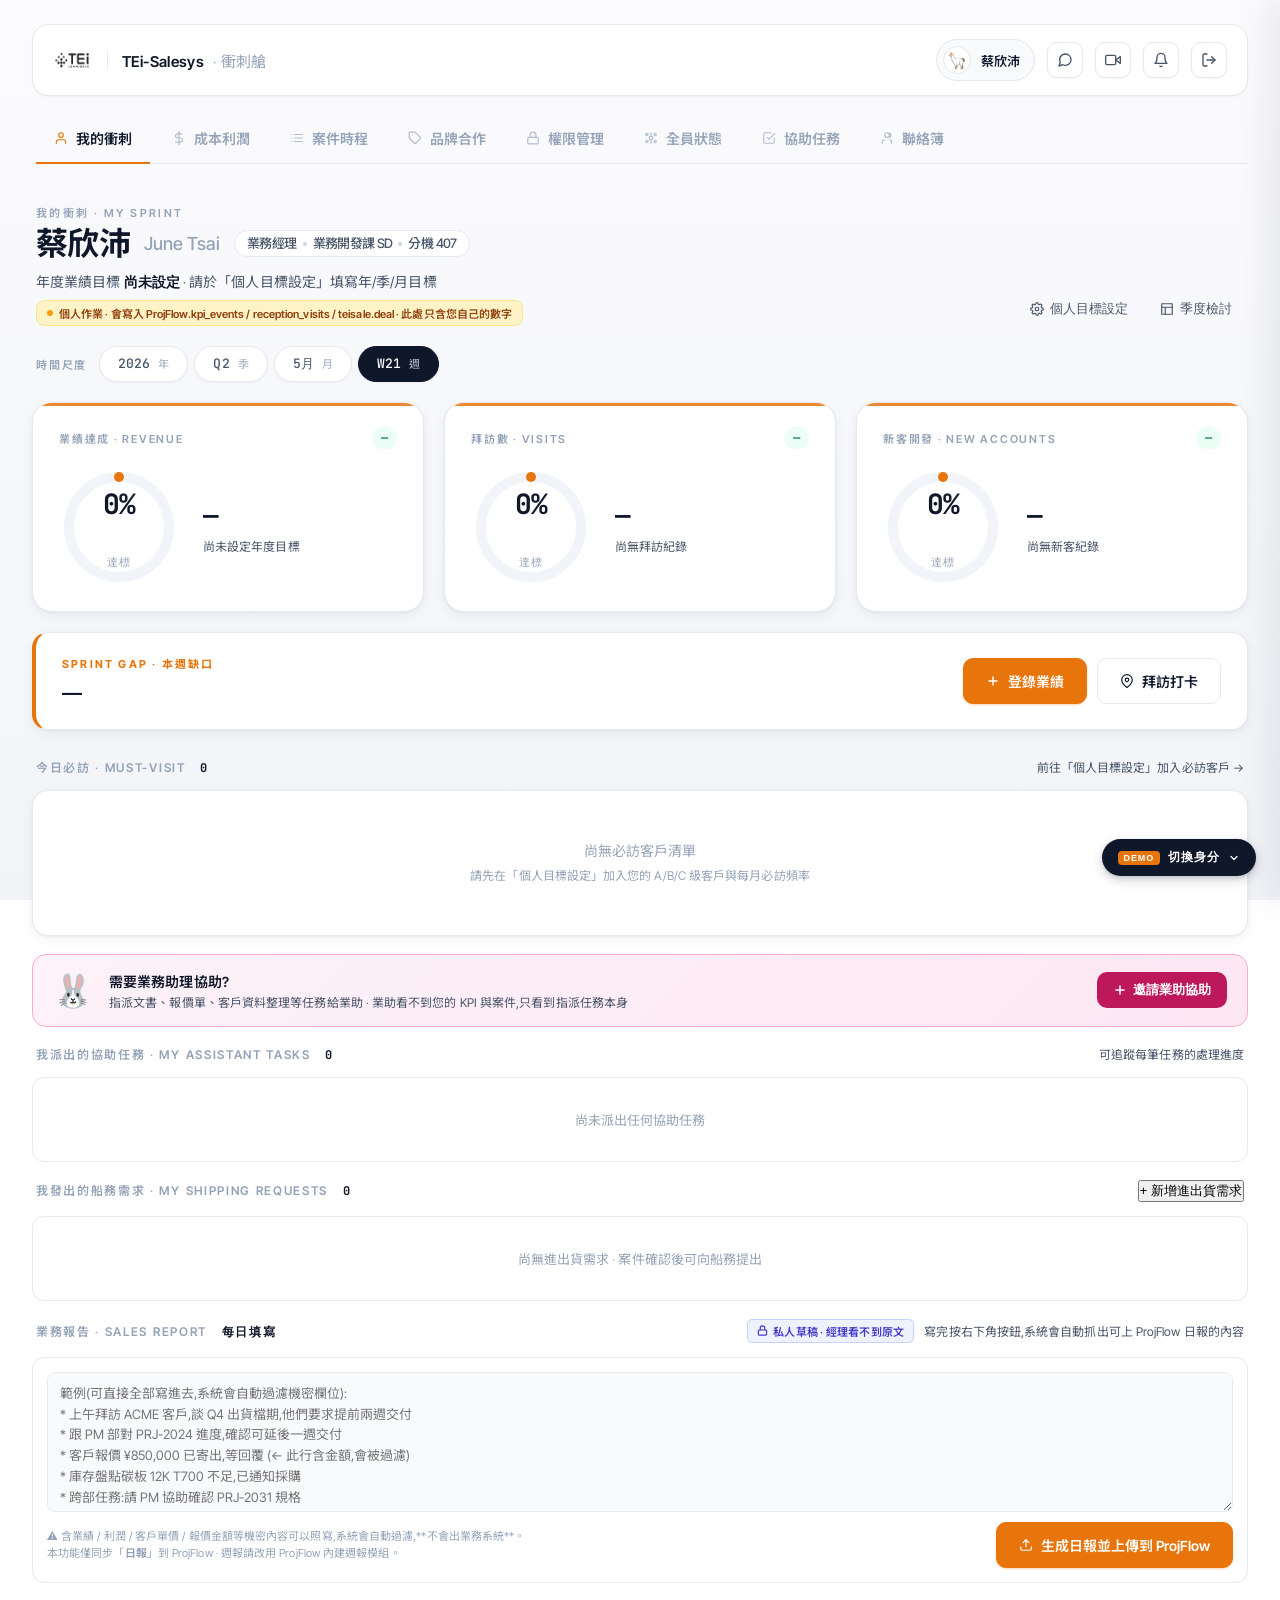
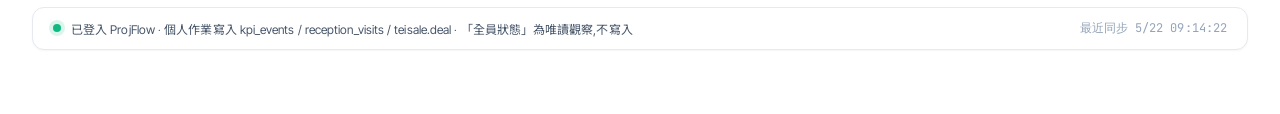
<file: salesys/index.html>
<!DOCTYPE html>
<html lang="zh-Hant">
<head>
<meta charset="UTF-8" />
<meta name="viewport" content="width=device-width, initial-scale=1.0" />
<title>TEi-Salesys ‧ 衝刺艙</title>
<link rel="icon" type="image/svg+xml" href="favicon.svg" />
<link rel="preconnect" href="https://fonts.googleapis.com" />
<link rel="preconnect" href="https://fonts.gstatic.com" crossorigin />
<link href="https://fonts.googleapis.com/css2?family=Inter+Tight:wght@400;500;600;700&family=JetBrains+Mono:wght@500;600;700&family=Noto+Sans+TC:wght@400;500;700&display=swap" rel="stylesheet" />
<style>
  :root{
    --bg-0:#FBFBFD;
    --bg-1:#F2F4F8;
    --surface:#FFFFFF;
    --surface-soft:#F8FAFC;
    --border:#E6E9F0;
    --border-strong:#CBD3DE;

    --text:#0F172A;
    --text-sub:#475569;
    --text-muted:#94A3B8;
    --text-dim:#CBD5E1;

    --accent:#E8740C;
    --accent-soft:#FFF7ED;
    --accent-border:#FED7AA;
    --accent-dark:#C2410C;

    --ok:#10B981;
    --warning:#F59E0B;
    --danger:#DC2626;

    --tier-a:#EAB308;
    --tier-b:#2563EB;
    --tier-c:#64748B;

    --confidential:#7C3AED;

    --font-sans:"Inter Tight","Noto Sans TC","PingFang TC","Microsoft JhengHei",sans-serif;
    --font-mono:"JetBrains Mono",ui-monospace,Menlo,monospace;

    --shadow-sm:0 1px 2px rgba(15,23,42,0.04);
    --shadow-md:0 1px 3px rgba(15,23,42,0.04), 0 4px 12px rgba(15,23,42,0.05);
    --shadow-lg:0 4px 6px rgba(15,23,42,0.03), 0 12px 24px rgba(15,23,42,0.08);
  }

  *,*::before,*::after{box-sizing:border-box;margin:0;padding:0;}
  html,body{height:100%;}
  body{
    font-family:var(--font-sans);
    color:var(--text);
    background:linear-gradient(180deg, var(--bg-0) 0%, var(--bg-1) 100%);
    background-attachment:fixed;
    min-height:100vh;
    letter-spacing:0.005em;
    -webkit-font-smoothing:antialiased;
  }

  .app{max-width:1440px;margin:0 auto;padding:24px 32px 64px;}

  /* ===== TOP BAR ===== */
  .topbar{
    display:flex;align-items:center;justify-content:space-between;
    padding:14px 20px;
    background:var(--surface);
    border:1px solid var(--border);
    border-radius:16px;
    box-shadow:var(--shadow-sm);
  }
  .brand{display:flex;align-items:center;gap:14px;}
  .brand img{height:26px;width:auto;filter:brightness(0);opacity:0.85;}
  .brand .sep{width:1px;height:18px;background:var(--border);}
  .brand .app-name{font-weight:600;font-size:15px;letter-spacing:0.02em;}
  .brand .app-name span{color:var(--text-muted);font-weight:400;margin-left:6px;}

  .topbar-right{display:flex;align-items:center;gap:12px;}

  .persona-switch{
    display:flex;gap:2px;padding:3px;
    background:var(--surface-soft);border:1px solid var(--border);border-radius:999px;
    font-size:12px;
  }
  .persona-switch button{
    background:transparent;border:0;color:var(--text-sub);
    padding:6px 10px;border-radius:999px;cursor:pointer;
    font-family:var(--font-sans);font-weight:500;
    display:flex;align-items:center;gap:5px;transition:all 0.15s ease;
  }
  .persona-switch button:hover{color:var(--text);}
  .persona-switch button.active{background:var(--surface);color:var(--text);box-shadow:var(--shadow-sm);}
  .persona-switch .emoji{font-size:14px;}
  .persona-switch .tier-tag{
    font-size:10px;padding:1px 5px;border-radius:4px;
    background:var(--surface-soft);color:var(--text-muted);
    font-family:var(--font-mono);font-weight:600;letter-spacing:0.05em;
  }
  .tier-staff{color:#64748B;background:#F1F5F9;}
  .tier-supervisor{color:#0891B2;background:#CFFAFE;}
  .tier-manager{color:#C2410C;background:#FFEDD5;}
  .tier-exec{color:#7C3AED;background:#EDE9FE;}
  .tier-assistant{color:#BE185D;background:#FCE7F3;}
  .tier-shipping{color:#0F766E;background:#CCFBF1;}

  /* ===== DEMO FLOATER (右下角浮動切換器) ===== */
  .demo-floater{
    position:fixed; bottom:24px; right:24px; z-index:100;
    font-family:var(--font-sans);
  }
  .demo-btn{
    display:flex;align-items:center;gap:8px;
    padding:10px 16px;
    background:var(--text);color:var(--surface);
    border:0;border-radius:999px;
    font-size:12px;font-weight:600;letter-spacing:0.08em;
    cursor:pointer;
    box-shadow:0 4px 12px rgba(15,23,42,0.18), 0 2px 4px rgba(15,23,42,0.12);
    transition:all 0.15s ease;
  }
  .demo-btn:hover{transform:translateY(-2px);box-shadow:0 6px 18px rgba(15,23,42,0.22), 0 2px 4px rgba(15,23,42,0.12);}
  .demo-btn .demo-tag{
    font-size:9px;padding:2px 6px;border-radius:4px;
    background:var(--accent);color:#fff;letter-spacing:0.1em;
  }
  .demo-dropdown{
    position:absolute;bottom:calc(100% + 10px);right:0;
    min-width:240px;
    background:var(--surface);border:1px solid var(--border);
    border-radius:12px;box-shadow:var(--shadow-lg);
    padding:6px;
    display:none;
  }
  .demo-dropdown[data-open="true"]{display:block;}
  .demo-dropdown .head{
    padding:8px 12px 6px;
    font-size:10px;letter-spacing:0.12em;text-transform:uppercase;
    color:var(--text-muted);font-weight:600;
    border-bottom:1px solid var(--border);margin-bottom:4px;
  }
  .demo-dropdown button{
    display:flex;align-items:center;gap:10px;width:100%;
    padding:8px 12px;border:0;background:transparent;
    border-radius:8px;cursor:pointer;
    font-family:var(--font-sans);font-size:13px;color:var(--text);
    text-align:left;
  }
  .demo-dropdown button:hover{background:var(--surface-soft);}
  .demo-dropdown button.active{background:var(--accent-soft);}
  .demo-dropdown .emo{font-size:16px;}
  .demo-dropdown .name{font-weight:600;flex:1;}
  .demo-dropdown .ttl{font-size:11px;color:var(--text-muted);}
  .demo-dropdown .tier-tag{
    font-size:9px;padding:2px 6px;border-radius:4px;
    font-family:var(--font-mono);font-weight:600;letter-spacing:0.06em;
  }
  .demo-foot{padding:8px 12px 4px;font-size:10px;color:var(--text-muted);border-top:1px solid var(--border);margin-top:4px;}
  .demo-dropdown .demo-reset{
    border-top:1px dashed var(--border);
    margin-top:4px;padding:10px 12px;
    color:var(--text-sub);font-size:12px;font-weight:500;
    justify-content:center;background:transparent;
  }
  .demo-dropdown .demo-reset:hover{background:var(--surface-soft);color:var(--text);}
  .demo-dropdown .empty-note{
    padding:18px 12px;font-size:11px;color:var(--text-muted);
    text-align:center;font-style:italic;
  }

  .user-chip{
    display:flex;align-items:center;gap:10px;
    padding:6px 14px 6px 6px;
    background:var(--surface-soft);
    border:1px solid var(--border);
    border-radius:999px;font-size:13px;
  }
  .avatar-emoji{
    width:28px;height:28px;border-radius:50%;
    background:var(--surface);border:1px solid var(--border);
    display:grid;place-items:center;font-size:16px;
  }
  .icon-btn{
    width:36px;height:36px;border-radius:10px;
    background:var(--surface);border:1px solid var(--border);
    display:grid;place-items:center;color:var(--text-sub);cursor:pointer;
    transition:all 0.15s ease;box-shadow:var(--shadow-sm);
  }
  .icon-btn:hover{color:var(--text);border-color:var(--border-strong);}

  /* ===== NAV TABS ===== */
  .nav-tabs{
    display:flex;gap:4px;margin:20px 0 8px;padding:0 4px;
    border-bottom:1px solid var(--border);
  }
  .nav-tabs button{
    background:transparent;border:0;
    padding:12px 18px 14px;
    font-family:var(--font-sans);font-size:14px;font-weight:600;
    color:var(--text-muted);cursor:pointer;
    border-bottom:2px solid transparent;
    margin-bottom:-1px;
    transition:all 0.15s ease;
    display:flex;align-items:center;gap:8px;
  }
  .nav-tabs button:hover{color:var(--text-sub);}
  .nav-tabs button.active{color:var(--text);border-bottom-color:var(--accent);}
  .nav-tabs button[hidden]{display:none;}
  .nav-tabs .tab-icon{width:14px;height:14px;opacity:0.7;}
  .nav-tabs button.active .tab-icon{opacity:1;color:var(--accent);}

  /* ===== PAGE ===== */
  .page{display:none;padding-top:18px;}
  .page.active{display:block;}

  /* ===== PERSONAL HEADER ===== */
  .me-header{
    display:flex;align-items:flex-end;justify-content:space-between;
    margin:14px 4px 20px;gap:24px;
  }
  .me-title{
    font-size:11px;letter-spacing:0.22em;text-transform:uppercase;
    color:var(--text-muted);font-weight:600;margin-bottom:6px;
  }
  .me-name{
    font-family:var(--font-sans);
    font-size:32px;font-weight:700;line-height:1.1;
    letter-spacing:-0.02em;
    display:flex;align-items:center;gap:14px;flex-wrap:wrap;
  }
  .me-name .en{color:var(--text-muted);font-size:18px;font-weight:500;letter-spacing:0;}
  .me-meta{
    display:inline-flex;align-items:center;gap:6px;
    font-size:13px;font-weight:500;
    padding:5px 12px;border-radius:999px;
    background:var(--surface);border:1px solid var(--border);
    color:var(--text-sub);
  }
  .me-meta .dot{width:4px;height:4px;border-radius:50%;background:var(--text-dim);}
  .me-sub{
    color:var(--text-sub);font-size:14px;margin-top:10px;
  }
  .me-sub strong{color:var(--text);font-weight:600;font-family:var(--font-mono);}
  .me-actions{display:flex;gap:8px;flex-shrink:0;}
  .me-actions .btn-text{
    background:transparent;border:0;color:var(--text-sub);
    font-size:13px;font-weight:500;cursor:pointer;
    padding:8px 12px;border-radius:8px;
    display:flex;align-items:center;gap:6px;
  }
  .me-actions .btn-text:hover{background:var(--surface);color:var(--text);}

  /* ===== PERIOD ===== */
  .period-bar{display:flex;align-items:center;gap:12px;margin-bottom:20px;padding:0 4px;}
  .period-label{font-size:11px;color:var(--text-muted);letter-spacing:0.16em;text-transform:uppercase;font-weight:600;}
  .period-pills{display:flex;gap:6px;}
  .pill{
    padding:8px 18px;border-radius:999px;
    background:var(--surface);border:1px solid var(--border);
    color:var(--text-sub);font-size:13px;font-weight:500;
    cursor:pointer;transition:all 0.15s ease;
    font-family:var(--font-mono);box-shadow:var(--shadow-sm);
  }
  .pill:hover{color:var(--text);border-color:var(--border-strong);}
  .pill.active{background:var(--text);color:var(--surface);border-color:var(--text);}
  .pill .kbd{font-family:var(--font-sans);font-size:11px;color:var(--text-muted);margin-left:8px;opacity:0.75;}
  .pill.active .kbd{color:var(--text-dim);}

  /* ===== KPI ===== */
  .kpi-grid{display:grid;grid-template-columns:repeat(3,1fr);gap:20px;margin-bottom:20px;}
  .kpi-card{
    position:relative;background:var(--surface);border:1px solid var(--border);
    border-radius:20px;padding:24px 26px;box-shadow:var(--shadow-md);
    overflow:hidden;transition:transform 0.2s ease, box-shadow 0.2s ease;
  }
  .kpi-card:hover{transform:translateY(-2px);box-shadow:var(--shadow-lg);}
  .kpi-card::before{content:"";position:absolute;top:0;left:0;right:0;height:3px;background:var(--accent);opacity:0.85;}
  .kpi-card.confidential-card::before{background:var(--confidential);}
  .kpi-head{display:flex;align-items:center;justify-content:space-between;margin-bottom:18px;}
  .kpi-title{font-size:11px;color:var(--text-muted);letter-spacing:0.16em;text-transform:uppercase;font-weight:600;display:flex;align-items:center;gap:6px;}
  .kpi-title .lock{color:var(--confidential);}
  .kpi-delta{
    font-family:var(--font-mono);font-size:12px;font-weight:600;
    padding:3px 9px;border-radius:999px;
    background:#ECFDF5;color:#047857;
  }
  .kpi-delta.down{background:#FEF2F2;color:#B91C1C;}
  .kpi-body{display:flex;align-items:center;gap:24px;}
  .ring{position:relative;width:120px;height:120px;flex-shrink:0;}
  .ring svg{transform:rotate(-90deg);}
  .ring .track{stroke:#F1F4F9;}
  .ring .progress{stroke:var(--accent);stroke-linecap:round;transition:stroke-dasharray 0.8s cubic-bezier(0.4,0,0.2,1);}
  .ring-label{position:absolute;inset:0;display:grid;place-items:center;font-family:var(--font-mono);font-weight:700;font-size:28px;color:var(--text);letter-spacing:-0.02em;}
  .ring-label small{font-size:11px;color:var(--text-muted);font-weight:500;display:block;text-align:center;margin-top:-2px;letter-spacing:0.08em;}
  .kpi-figures .figure{font-family:var(--font-mono);font-size:26px;font-weight:600;line-height:1.2;letter-spacing:-0.02em;}
  .kpi-figures .figure .target{color:var(--text-muted);font-size:17px;font-weight:500;}
  .kpi-figures .sub{font-size:12px;color:var(--text-sub);margin-top:6px;}

  /* ===== Confidential mask ===== */
  body.hide-confidential .confidential-value{
    filter:blur(8px);user-select:none;pointer-events:none;color:var(--text-muted)!important;
  }
  body.hide-confidential .confidential-card{position:relative;}
  body.hide-confidential .confidential-card::after{
    content:"🔒  此區為機密資料 ‧ 經理級以上可見";
    position:absolute;inset:38px 26px 24px;
    display:grid;place-items:center;
    background:rgba(255,255,255,0.85);
    backdrop-filter:blur(6px);
    border-radius:12px;
    font-size:13px;color:var(--confidential);font-weight:600;
    letter-spacing:0.02em;
    z-index:5;
  }
  body.hide-confidential .confidential-row td{color:var(--text-muted)!important;}
  body.hide-confidential .confidential-row .v{filter:blur(5px);}

  /* ===== GAP CARD ===== */
  .gap-card{
    display:grid;grid-template-columns:1fr auto;gap:24px;align-items:center;
    padding:22px 26px;
    background:var(--surface);border:1px solid var(--border);border-left:4px solid var(--accent);
    border-radius:16px;margin-bottom:28px;box-shadow:var(--shadow-md);
  }
  .gap-head{font-size:11px;letter-spacing:0.2em;text-transform:uppercase;color:var(--accent);font-weight:700;margin-bottom:8px;}
  .gap-text{font-size:20px;font-weight:600;line-height:1.4;}
  .gap-text strong{font-family:var(--font-mono);color:var(--accent);margin:0 4px;letter-spacing:-0.01em;font-weight:700;}
  .gap-actions{display:flex;gap:10px;flex-shrink:0;}
  .btn{padding:12px 22px;border-radius:10px;font-family:var(--font-sans);font-size:14px;font-weight:600;border:1px solid transparent;cursor:pointer;transition:all 0.15s ease;display:flex;align-items:center;gap:8px;}
  .btn-primary{background:var(--accent);color:#fff;border-color:var(--accent);box-shadow:0 1px 2px rgba(232,116,12,0.3);}
  .btn-primary:hover{background:var(--accent-dark);transform:translateY(-1px);box-shadow:0 4px 8px rgba(232,116,12,0.25);}
  .btn-ghost{background:var(--surface);color:var(--text);border-color:var(--border);}
  .btn-ghost:hover{border-color:var(--border-strong);background:var(--surface-soft);}

  /* ===== MUST-VISIT ===== */
  .section-head{display:flex;align-items:baseline;justify-content:space-between;margin-bottom:14px;padding:0 4px;}
  .section-title{font-size:12px;letter-spacing:0.14em;text-transform:uppercase;color:var(--text-muted);font-weight:600;}
  .section-title em{color:var(--text);font-style:normal;font-family:var(--font-mono);margin-left:10px;font-weight:700;}
  .section-link{font-size:12px;color:var(--text-sub);cursor:pointer;}
  .section-link:hover{color:var(--text);}
  .visit-list{background:var(--surface);border:1px solid var(--border);border-radius:16px;box-shadow:var(--shadow-md);overflow:hidden;}
  .visit-row{display:grid;grid-template-columns:auto 1fr auto auto auto auto;gap:18px;align-items:center;padding:16px 22px;border-bottom:1px solid var(--border);transition:background 0.15s ease;}
  .visit-row:last-child{border-bottom:0;}
  .visit-row:hover{background:var(--surface-soft);}
  .tier{width:30px;height:30px;border-radius:8px;display:grid;place-items:center;font-family:var(--font-mono);font-weight:700;font-size:13px;color:#fff;}
  .tier-A{background:var(--tier-a);}
  .tier-B{background:var(--tier-b);}
  .tier-C{background:var(--tier-c);}
  .visit-name{font-size:15px;font-weight:600;}
  .visit-name .sub{font-size:12px;color:var(--text-sub);margin-top:3px;display:block;font-weight:400;}
  .industry-chip{display:inline-flex;align-items:center;padding:4px 10px;border-radius:999px;font-size:11px;font-weight:500;background:var(--surface-soft);border:1px solid var(--border);color:var(--text-sub);}
  .days-chip{font-family:var(--font-mono);font-size:12px;font-weight:600;padding:5px 10px;border-radius:8px;background:var(--surface-soft);color:var(--text-sub);min-width:80px;text-align:center;}
  .days-chip.warn{background:#FEF3C7;color:#92400E;}
  .days-chip.danger{background:#FEE2E2;color:#B91C1C;}
  .last-visit{font-family:var(--font-mono);font-size:12px;color:var(--text-muted);min-width:90px;text-align:right;}
  .checkin-btn{padding:8px 16px;border-radius:8px;background:var(--surface);border:1px solid var(--border-strong);color:var(--text);font-size:13px;font-weight:600;cursor:pointer;transition:all 0.15s ease;}
  .checkin-btn:hover{background:var(--text);color:var(--surface);border-color:var(--text);}

  /* ===== SYNC ===== */
  .sync-bar{margin-top:24px;display:flex;align-items:center;justify-content:space-between;padding:12px 20px;background:var(--surface);border:1px solid var(--border);border-radius:12px;font-size:12px;color:var(--text-sub);box-shadow:var(--shadow-sm);}
  .sync-left{display:flex;align-items:center;gap:10px;}
  .sync-dot{width:8px;height:8px;border-radius:50%;background:var(--ok);box-shadow:0 0 0 4px rgba(16,185,129,0.15);animation:pulse 2s infinite;}
  @keyframes pulse{0%,100%{opacity:1;}50%{opacity:0.5;}}
  .sync-right{font-family:var(--font-mono);color:var(--text-muted);}

  /* ===== TEAM PAGE ===== */
  .dept-header{display:flex;align-items:flex-end;justify-content:space-between;margin:14px 4px 20px;gap:24px;}
  .dept-name{font-size:32px;font-weight:700;line-height:1.1;letter-spacing:-0.02em;}
  .dept-name .en{color:var(--text-muted);font-size:18px;font-weight:500;margin-left:12px;}
  .dept-sub{color:var(--text-sub);font-size:14px;margin-top:10px;}
  .dept-sub strong{color:var(--text);font-weight:600;font-family:var(--font-mono);}

  .members-grid{display:grid;grid-template-columns:repeat(3,1fr);gap:16px;margin-bottom:24px;}
  .member-card{
    background:var(--surface);border:1px solid var(--border);
    border-radius:16px;padding:18px 20px;box-shadow:var(--shadow-sm);
    transition:transform 0.15s ease, box-shadow 0.15s ease;cursor:pointer;
  }
  .member-card:hover{transform:translateY(-2px);box-shadow:var(--shadow-md);border-color:var(--border-strong);}
  .member-head{display:flex;align-items:center;gap:12px;margin-bottom:14px;}
  .member-head .emo{font-size:24px;}
  .member-head .info .name{font-weight:600;font-size:15px;}
  .member-head .info .role{font-size:11px;color:var(--text-muted);margin-top:2px;}
  .member-pct{font-family:var(--font-mono);font-size:32px;font-weight:700;letter-spacing:-0.02em;}
  .member-pct small{font-size:13px;color:var(--text-muted);font-weight:500;margin-left:4px;}
  .member-figures{display:grid;grid-template-columns:repeat(3,1fr);gap:8px;margin-top:14px;padding-top:14px;border-top:1px solid var(--border);}
  .mf-cell .lbl{font-size:10px;color:var(--text-muted);letter-spacing:0.08em;text-transform:uppercase;}
  .mf-cell .val{font-family:var(--font-mono);font-size:13px;font-weight:600;margin-top:3px;}
  .member-bar{height:6px;background:#F1F4F9;border-radius:999px;margin-top:10px;overflow:hidden;}
  .member-bar .fill{height:100%;background:var(--accent);border-radius:999px;transition:width 0.6s ease;}
  .member-bar .fill.ok{background:var(--ok);}
  .member-bar .fill.warn{background:var(--warning);}
  .member-bar .fill.danger{background:var(--danger);}

  /* ===== ADMIN PAGE ===== */
  .admin-intro{font-size:14px;color:var(--text-sub);margin:14px 4px 18px;line-height:1.6;}
  .admin-intro strong{color:var(--text);}
  .perm-table{
    background:var(--surface);border:1px solid var(--border);
    border-radius:16px;box-shadow:var(--shadow-md);overflow:hidden;
    width:100%;border-collapse:collapse;
  }
  .perm-table th{
    text-align:left;padding:14px 20px;
    font-size:11px;letter-spacing:0.12em;text-transform:uppercase;
    color:var(--text-muted);font-weight:600;
    background:var(--surface-soft);
    border-bottom:1px solid var(--border);
  }
  .perm-table th.center{text-align:center;}
  .perm-table td{padding:14px 20px;border-bottom:1px solid var(--border);font-size:14px;vertical-align:middle;}
  .perm-table tr:last-child td{border-bottom:0;}
  .perm-table tr:hover td{background:var(--surface-soft);}
  .perm-table .name-cell{display:flex;align-items:center;gap:12px;}
  .perm-table .name-cell .emo{font-size:18px;}
  .perm-table .name-cell .name{font-weight:600;}
  .perm-table .name-cell .sub{font-size:11px;color:var(--text-muted);margin-top:2px;}
  .perm-table td.center{text-align:center;}
  .tier-pill{
    display:inline-block;padding:3px 10px;border-radius:999px;
    font-size:11px;font-weight:600;letter-spacing:0.05em;font-family:var(--font-mono);
  }
  .perm-select{
    padding:6px 12px;border-radius:8px;
    background:var(--surface);border:1px solid var(--border-strong);
    font-family:var(--font-sans);font-size:13px;color:var(--text);
    cursor:pointer;
  }
  .perm-select:disabled{background:var(--surface-soft);color:var(--text-muted);cursor:not-allowed;}
  .lock-icon{color:var(--text-muted);}
  .check-icon{color:var(--ok);}
  .x-icon{color:var(--text-dim);}

  /* ===== BRAND PARTNERSHIPS ===== */
  .bp-visibility{
    background:var(--surface);border:1px solid var(--border);
    border-radius:14px;box-shadow:var(--shadow-sm);
    padding:16px 20px;margin-bottom:20px;
  }
  .bp-visibility .vh{
    font-size:11px;color:var(--text-muted);letter-spacing:0.14em;
    text-transform:uppercase;font-weight:600;margin-bottom:12px;
    display:flex;align-items:center;gap:8px;
  }
  .bp-visibility .vh .ic{color:var(--accent);}
  .bp-rows{display:grid;grid-template-columns:1fr 1fr;gap:10px;}
  .bp-row{
    display:flex;align-items:flex-start;gap:10px;
    padding:10px 14px;border-radius:10px;font-size:13px;
  }
  .bp-row.ok{background:#ECFDF5;border:1px solid #A7F3D0;}
  .bp-row.no{background:#FEF2F2;border:1px solid #FECACA;}
  .bp-row .em{
    flex-shrink:0;width:20px;height:20px;border-radius:50%;
    display:grid;place-items:center;font-weight:700;font-size:12px;color:#fff;
  }
  .bp-row.ok .em{background:#10B981;}
  .bp-row.no .em{background:#DC2626;}
  .bp-row .info{flex:1;}
  .bp-row .info .nm{font-weight:600;color:var(--text);display:flex;align-items:center;gap:6px;flex-wrap:wrap;}
  .bp-row .info .sub{font-size:11px;color:var(--text-sub);margin-top:3px;line-height:1.5;}
  .bp-row .you{
    font-size:9px;padding:2px 6px;border-radius:4px;
    background:var(--accent);color:#fff;font-weight:700;letter-spacing:0.06em;
  }
  .bp-perm{
    margin-top:12px;padding-top:12px;
    border-top:1px dashed var(--border);
    font-size:11px;color:var(--text-sub);
    display:flex;gap:10px;flex-wrap:wrap;align-items:center;
  }
  .bp-perm strong{color:var(--text);font-weight:600;}

  .brand-grid{
    display:grid;grid-template-columns:repeat(4,1fr);gap:12px;margin-bottom:24px;
  }
  .brand-card{
    background:var(--surface);border:1px solid var(--border);
    border-radius:12px;padding:14px;cursor:pointer;
    transition:all 0.15s ease;
  }
  .brand-card:hover{border-color:var(--border-strong);box-shadow:var(--shadow-sm);transform:translateY(-1px);}
  .brand-card .logo{
    width:36px;height:36px;border-radius:8px;
    background:linear-gradient(135deg, var(--surface-soft), #E2E8F0);
    display:grid;place-items:center;font-size:20px;margin-bottom:10px;
  }
  .brand-card .nm{font-size:13px;font-weight:600;}
  .brand-card .ct{font-size:11px;color:var(--text-muted);margin-top:3px;}
  .brand-card .ct .badge{
    display:inline-block;margin-left:5px;
    padding:1px 5px;border-radius:4px;
    background:var(--surface-soft);font-family:var(--font-mono);font-weight:600;color:var(--text-sub);
  }
  .brand-card.add{
    border-style:dashed;background:var(--surface-soft);
    display:grid;place-items:center;min-height:104px;
    color:var(--text-muted);font-size:13px;
  }
  .brand-card.add:hover{border-color:var(--accent);color:var(--accent);}

  .coop-kanban{display:grid;grid-template-columns:repeat(4,1fr);gap:12px;}
  .coop-col{
    background:var(--surface-soft);border:1px solid var(--border);
    border-radius:12px;padding:12px;min-height:240px;
  }
  .coop-col .ch{
    display:flex;align-items:center;gap:7px;
    padding:4px 4px 12px;font-size:12px;font-weight:700;
  }
  .coop-col .ch .count{
    margin-left:auto;font-family:var(--font-mono);font-size:11px;
    color:var(--text-sub);background:var(--surface);
    padding:2px 7px;border-radius:6px;border:1px solid var(--border);
  }
  .coop-col.negotiating .ch{color:#475569;}
  .coop-col.signed .ch{color:#1D4ED8;}
  .coop-col.executing .ch{color:#B45309;}
  .coop-col.closed .ch{color:#047857;}
  .coop-col .ch .dot{width:8px;height:8px;border-radius:50%;background:currentColor;}

  .coop-cards{display:flex;flex-direction:column;gap:8px;}
  .coop-card{
    background:var(--surface);border:1px solid var(--border);
    border-radius:10px;padding:10px 12px;cursor:pointer;
    transition:all 0.15s ease;
  }
  .coop-card:hover{box-shadow:var(--shadow-sm);border-color:var(--border-strong);transform:translateY(-1px);}
  .coop-card .ti{font-size:13px;font-weight:600;line-height:1.4;}
  .coop-card .br{font-size:11px;color:var(--text-muted);margin-top:4px;display:flex;align-items:center;gap:4px;}
  .coop-card .meta{
    display:flex;align-items:center;gap:8px;
    margin-top:8px;padding-top:8px;
    border-top:1px dashed var(--border);font-size:11px;
  }
  .coop-card .amt{font-family:var(--font-mono);font-weight:700;color:var(--text);}
  .coop-card .by{margin-left:auto;color:var(--text-muted);display:flex;align-items:center;gap:4px;}

  @media (max-width:1100px){
    .bp-rows{grid-template-columns:1fr;}
    .brand-grid{grid-template-columns:repeat(2,1fr);}
    .coop-kanban{grid-template-columns:repeat(2,1fr);}
  }

  /* ===== CAST 會議投影 ===== */
  .audience-radio{
    display:grid;grid-template-columns:1fr 1fr;gap:8px;margin-bottom:4px;
  }
  .audience-radio label{
    padding:14px;border:1px solid var(--border);border-radius:10px;
    cursor:pointer;text-align:center;transition:all 0.15s ease;
    background:var(--surface);display:block;
  }
  .audience-radio label input{display:none;}
  .audience-radio label .t{font-size:13px;font-weight:600;}
  .audience-radio label .s{font-size:11px;color:var(--text-muted);margin-top:3px;}
  .audience-radio label:hover{border-color:var(--border-strong);}
  .audience-radio label:has(input:checked){
    border-color:var(--accent);background:var(--accent-soft);
  }
  .audience-radio label:has(input:checked) .t{color:var(--accent-dark);}

  .member-checks{display:flex;flex-direction:column;gap:6px;}
  .member-checks .grp-head{
    font-size:10px;font-weight:700;letter-spacing:0.08em;text-transform:uppercase;
    color:var(--text-muted);padding:6px 4px 2px;display:flex;align-items:center;gap:6px;
  }
  .member-checks .grp-head .grp-line{flex:1;height:1px;background:var(--border);}
  .member-checks .grp-head:first-child{padding-top:0;}
  .member-checks .tier-mini{
    font-size:9px;padding:1px 5px;border-radius:4px;font-family:var(--font-mono);font-weight:700;
    letter-spacing:0.06em;margin-left:auto;margin-right:8px;
  }
  .member-checks label{
    display:flex;align-items:center;gap:10px;
    padding:8px 12px;border-radius:8px;
    background:var(--surface-soft);border:1px solid var(--border);
    cursor:pointer;font-size:13px;transition:background 0.12s ease;
  }
  .member-checks label:has(input:checked){
    background:var(--accent-soft);border-color:var(--accent-border);
  }
  .member-checks label.disabled{opacity:0.55;cursor:default;}
  .member-checks .em{font-size:16px;}
  .member-checks .nm{flex:1;font-weight:600;}
  .member-checks .tt{font-size:11px;color:var(--text-muted);font-weight:400;}
  .member-checks input[type="checkbox"]{
    width:14px;height:14px;accent-color:var(--accent);
  }

  /* Cast Presenter Panel (右上) */
  .cast-panel{
    position:fixed;top:80px;right:24px;width:280px;
    background:var(--surface);border:1px solid var(--border);
    border-radius:14px;box-shadow:var(--shadow-lg);
    z-index:120;display:none;
    font-family:var(--font-sans);
  }
  .cast-panel[data-open="true"]{display:block;}
  .cast-panel .ph{
    display:flex;align-items:center;gap:8px;
    padding:12px 14px;border-bottom:1px solid var(--border);
  }
  .cast-panel .live{
    width:8px;height:8px;border-radius:50%;background:#DC2626;
    box-shadow:0 0 0 4px rgba(220,38,38,0.18);
    animation:pulse 1.5s infinite;
  }
  .cast-panel .ph .title{font-size:13px;font-weight:600;flex:1;}
  .cast-panel .ph .title span{font-family:var(--font-mono);}
  .cast-panel .pb{padding:6px;max-height:300px;overflow-y:auto;}
  .cast-panel .row{
    display:flex;align-items:center;gap:8px;
    padding:7px 10px;border-radius:6px;font-size:12px;
  }
  .cast-panel .row .emo{font-size:14px;}
  .cast-panel .row .nm{flex:1;font-weight:500;}
  .cast-panel .row .st{
    font-size:10px;padding:2px 7px;border-radius:4px;
    font-weight:700;letter-spacing:0.04em;
  }
  .cast-panel .st.wait{background:#F1F5F9;color:#64748B;}
  .cast-panel .st.acc{background:#D1FAE5;color:#047857;}
  .cast-panel .st.dec{background:#FEE2E2;color:#B91C1C;}
  .cast-panel .pf{padding:10px 12px;border-top:1px solid var(--border);}
  .cast-panel .pf button{
    width:100%;padding:8px;border-radius:8px;
    background:#1F2937;color:#fff;border:0;
    font-family:var(--font-sans);font-size:12px;font-weight:600;
    cursor:pointer;display:flex;align-items:center;justify-content:center;gap:6px;
  }
  .cast-panel .pf button:hover{background:#0F172A;}

  /* Cast Toast Stack (左上 ‧ 模擬受邀者螢幕) */
  .cast-toast-stack{
    position:fixed;top:80px;left:24px;z-index:115;
    display:flex;flex-direction:column;gap:10px;
    max-width:300px;
  }
  .cast-toast{
    background:var(--surface);border:1px solid var(--border);
    border-radius:12px;box-shadow:var(--shadow-lg);
    padding:12px 14px;font-size:12px;
    animation:castSlideIn 0.25s ease;
  }
  @keyframes castSlideIn{
    from{opacity:0;transform:translateX(-20px);}
    to{opacity:1;transform:translateX(0);}
  }
  .cast-toast .tag{
    display:inline-block;padding:2px 7px;border-radius:4px;
    background:#FEF3C7;color:#92400E;
    font-size:9px;font-weight:700;letter-spacing:0.1em;
    margin-bottom:8px;
  }
  .cast-toast .head{display:flex;align-items:center;gap:8px;margin-bottom:6px;}
  .cast-toast .head .em{font-size:18px;}
  .cast-toast .head .who{font-weight:600;font-size:13px;}
  .cast-toast .msg{color:var(--text-sub);font-size:12px;line-height:1.5;}
  .cast-toast .msg strong{color:var(--text);}
  .cast-toast .acts{display:flex;gap:6px;margin-top:10px;}
  .cast-toast .acts button{
    flex:1;padding:7px 8px;border-radius:7px;border:0;
    font-size:12px;font-weight:600;cursor:pointer;
  }
  .cast-toast .acts .acc{background:#10B981;color:#fff;}
  .cast-toast .acts .acc:hover{background:#059669;}
  .cast-toast .acts .dec{background:var(--surface-soft);color:var(--text-sub);border:1px solid var(--border);}
  .cast-toast .acts .dec:hover{background:#F1F5F9;}

  /* Receiving bar (page top, slim) */
  .cast-receiving-bar{
    position:fixed;top:0;left:0;right:0;z-index:110;
    background:linear-gradient(90deg, #047857, #10B981);
    color:#fff;padding:8px 16px;
    display:none;align-items:center;gap:12px;
    font-size:12px;font-weight:600;letter-spacing:0.02em;
    box-shadow:0 2px 6px rgba(15,23,42,0.15);
  }
  .cast-receiving-bar[data-on="true"]{display:flex;}
  .cast-receiving-bar .live{
    width:8px;height:8px;border-radius:50%;background:#fff;
    box-shadow:0 0 0 4px rgba(255,255,255,0.3);
    animation:pulse 1.5s infinite;
  }
  .cast-receiving-bar .leave{
    margin-left:auto;background:rgba(255,255,255,0.15);
    border:1px solid rgba(255,255,255,0.3);
    color:#fff;padding:4px 12px;border-radius:6px;font-size:11px;
    cursor:pointer;font-family:var(--font-sans);font-weight:600;
  }
  .cast-receiving-bar .leave:hover{background:rgba(255,255,255,0.25);}

  /* ===== KEY REPORT MODAL ===== */
  .modal.report{width:720px;}
  .report-head{
    display:flex;align-items:center;gap:14px;
    padding:20px 24px;border-bottom:1px solid var(--border);
  }
  .report-head .av{
    width:48px;height:48px;border-radius:50%;
    background:var(--surface-soft);border:1px solid var(--border);
    display:grid;place-items:center;font-size:24px;
  }
  .report-head .id .name{font-size:18px;font-weight:700;letter-spacing:-0.01em;}
  .report-head .id .name .en{color:var(--text-muted);font-weight:500;font-size:14px;margin-left:8px;}
  .report-head .id .meta{font-size:12px;color:var(--text-sub);margin-top:3px;}
  .report-head .actions{margin-left:auto;display:flex;gap:6px;}
  .report-head .btn-mini{
    padding:6px 12px;border-radius:8px;
    background:var(--surface);border:1px solid var(--border);
    font-size:12px;font-weight:600;color:var(--text);cursor:pointer;
    display:flex;align-items:center;gap:5px;
  }
  .report-head .btn-mini:hover{border-color:var(--border-strong);background:var(--surface-soft);}

  .report-section{padding:16px 24px;border-bottom:1px solid var(--border);}
  .report-section:last-child{border-bottom:0;}
  .report-section .stitle{
    font-size:11px;color:var(--text-muted);letter-spacing:0.14em;
    text-transform:uppercase;font-weight:600;margin-bottom:10px;
    display:flex;align-items:baseline;justify-content:space-between;
  }
  .report-section .stitle em{color:var(--text);font-style:normal;font-family:var(--font-mono);font-weight:700;}

  .report-kpi{display:grid;grid-template-columns:repeat(3,1fr);gap:12px;}
  .report-kpi .k{
    background:var(--surface-soft);border:1px solid var(--border);
    border-radius:10px;padding:12px 14px;
  }
  .report-kpi .k .lbl{font-size:10px;color:var(--text-muted);letter-spacing:0.1em;text-transform:uppercase;font-weight:600;}
  .report-kpi .k .pct{font-family:var(--font-mono);font-size:22px;font-weight:700;margin-top:4px;letter-spacing:-0.02em;}
  .report-kpi .k .pct.ok{color:#047857;}
  .report-kpi .k .pct.warn{color:#92400E;}
  .report-kpi .k .pct.danger{color:#B91C1C;}
  .report-kpi .k .fig{font-family:var(--font-mono);font-size:12px;color:var(--text-sub);margin-top:2px;}

  .report-deals{display:flex;flex-direction:column;gap:6px;}
  .report-deal{
    display:grid;grid-template-columns:1fr auto auto;gap:12px;align-items:center;
    padding:8px 12px;border-radius:8px;background:var(--surface-soft);
    border:1px solid var(--border);font-size:13px;
  }
  .report-deal .cn{font-weight:600;}
  .report-deal .cn .pn{font-size:11px;color:var(--text-muted);font-weight:400;margin-left:6px;}
  .report-deal .amt{font-family:var(--font-mono);font-weight:600;font-size:13px;}

  /* ===== 業務報告 + ProjFlow 日報同步 ===== */
  .sales-report-box{background:var(--surface);border:1px solid var(--border);border-radius:12px;padding:14px;display:flex;flex-direction:column;gap:10px;}
  .sales-report-box textarea{width:100%;min-height:140px;border:1px solid var(--border);border-radius:8px;padding:10px 12px;font-family:var(--font-sans);font-size:13px;line-height:1.6;resize:vertical;background:var(--surface-soft);color:var(--text);box-sizing:border-box;}
  .sales-report-box textarea:focus{outline:none;border-color:var(--accent);background:#fff;}
  .sales-report-foot{display:flex;align-items:center;justify-content:space-between;gap:12px;flex-wrap:wrap;}
  .sales-report-hint{font-size:11px;color:var(--text-muted);flex:1;line-height:1.5;min-width:200px;}
  .daily-sync-limit{background:#FEF3C7;color:#92400E;padding:3px 9px;border-radius:4px;font-weight:600;font-size:11px;letter-spacing:0.02em;}
  .daily-sync-section-label{font-size:11px;color:var(--text-muted);letter-spacing:0.1em;text-transform:uppercase;font-weight:600;margin-bottom:8px;}
  .daily-sync-extracted{background:var(--surface-soft);border:1px solid var(--border);border-radius:8px;padding:12px;font-size:13px;line-height:1.7;margin-bottom:14px;max-height:160px;overflow-y:auto;}
  .daily-sync-extracted .line{padding:2px 0;}
  .daily-sync-filtered{font-size:11px;color:#B91C1C;margin-bottom:14px;font-weight:600;line-height:1.5;}
  .daily-sync-filtered span{color:var(--text-sub);font-weight:400;}
  .daily-sync-editable{width:100%;min-height:160px;border:1px solid var(--border);border-radius:8px;padding:10px 12px;font-family:var(--font-sans);font-size:13px;line-height:1.6;resize:vertical;background:var(--surface);color:var(--text);box-sizing:border-box;}
  .daily-sync-editable:focus{outline:none;border-color:var(--accent);}

  .focus-list,.risk-list{list-style:none;display:flex;flex-direction:column;gap:8px;}
  .focus-list li{
    display:flex;gap:10px;align-items:flex-start;
    font-size:13px;line-height:1.55;color:var(--text);
  }
  .focus-list li .num{
    flex-shrink:0;width:20px;height:20px;border-radius:50%;
    background:var(--accent-soft);color:var(--accent);
    font-family:var(--font-mono);font-size:11px;font-weight:700;
    display:grid;place-items:center;
  }
  .risk-list li{
    display:flex;gap:10px;align-items:flex-start;
    padding:8px 12px;border-radius:8px;
    background:#FEF2F2;border:1px solid #FECACA;color:#991B1B;font-size:13px;
  }
  .risk-list li .ic{flex-shrink:0;color:#DC2626;}

  /* ===== GANTT 案件時程 ===== */
  .gantt-wrap{
    background:var(--surface);border:1px solid var(--border);
    border-radius:16px;box-shadow:var(--shadow-md);overflow:hidden;
  }
  .gantt-header{
    display:grid;grid-template-columns:240px 1fr;
    border-bottom:1px solid var(--border);background:var(--surface-soft);
  }
  .gantt-header .head-label{
    padding:12px 18px;font-size:11px;color:var(--text-muted);
    letter-spacing:0.12em;text-transform:uppercase;font-weight:600;
    border-right:1px solid var(--border);
  }
  .gantt-header .head-timeline{display:flex;}
  .gantt-header .month{
    flex:1;padding:12px 0;text-align:center;
    font-size:11px;color:var(--text-muted);font-family:var(--font-mono);
    letter-spacing:0.04em;border-left:1px solid var(--border);
  }
  .gantt-header .month:first-child{border-left:0;}

  .gantt-table{display:grid;grid-template-columns:240px 1fr;}
  .gantt-names,.gantt-tracks{display:flex;flex-direction:column;}
  .gantt-tracks{position:relative;}
  .gantt-names .row,.gantt-tracks .row{
    height:52px;border-bottom:1px solid var(--border);
    display:flex;align-items:center;
  }
  .gantt-names .row{padding:0 18px;border-right:1px solid var(--border);}
  .gantt-names .row:last-child,.gantt-tracks .row:last-child{border-bottom:0;}
  .gantt-names .n{font-size:13px;font-weight:600;}
  .gantt-names .p{font-size:11px;color:var(--text-muted);margin-top:2px;}

  .gantt-tracks .row{
    position:relative;
    background-image:repeating-linear-gradient(90deg, transparent 0, transparent calc(100%/7 - 1px), var(--border) calc(100%/7 - 1px), var(--border) calc(100%/7));
  }
  .gantt-bar{
    position:absolute;top:50%;transform:translateY(-50%);
    height:16px;border-radius:8px;
    display:flex;align-items:center;padding:0 8px;
    color:#fff;font-size:10px;font-weight:600;
    white-space:nowrap;overflow:hidden;
    cursor:pointer;transition:height 0.15s ease, box-shadow 0.15s ease;
  }
  .gantt-bar:hover{height:22px;box-shadow:0 2px 8px rgba(15,23,42,0.15);z-index:5;}
  .gantt-bar.st-quoting{background:#94A3B8;}
  .gantt-bar.st-contracted{background:#3B82F6;}
  .gantt-bar.st-producing{background:#F59E0B;}
  .gantt-bar.st-shipped{background:#06B6D4;}
  .gantt-bar.st-paid{background:#10B981;}

  .gantt-milestone{
    position:absolute;top:50%;transform:translate(-50%,-50%);
    width:10px;height:10px;border-radius:50%;
    background:var(--surface);border:2px solid var(--text-muted);
    z-index:3;cursor:pointer;
  }
  .gantt-milestone.done{background:var(--text);border-color:var(--text);}
  .gantt-milestone:hover{transform:translate(-50%,-50%) scale(1.4);}

  .gantt-today{
    position:absolute;top:0;bottom:0;width:0;
    border-left:1.5px dashed var(--accent);z-index:4;pointer-events:none;
  }
  .gantt-today::before{
    content:"今天";
    position:absolute;top:-22px;left:50%;transform:translateX(-50%);
    font-size:10px;font-weight:700;color:var(--accent);
    background:var(--surface);padding:1px 6px;border-radius:4px;
    border:1px solid var(--accent-border);font-family:var(--font-sans);
    white-space:nowrap;
  }

  .gantt-legend{
    display:flex;gap:18px;padding:12px 18px;flex-wrap:wrap;
    border-top:1px solid var(--border);background:var(--surface-soft);
    font-size:11px;color:var(--text-sub);align-items:center;
  }
  .gantt-legend .item{display:flex;align-items:center;gap:6px;}
  .gantt-legend .swatch{width:18px;height:8px;border-radius:4px;}
  .gantt-legend .dot{width:8px;height:8px;border-radius:50%;background:var(--text);}
  .gantt-legend .dot.hollow{background:var(--surface);border:1.5px solid var(--text-muted);}
  .gantt-legend .sep{width:1px;height:14px;background:var(--border);}

  /* ===== MODAL (登錄業績) ===== */
  .modal-backdrop{
    position:fixed;inset:0;z-index:300;
    background:rgba(15,23,42,0.45);
    backdrop-filter:blur(6px);
    -webkit-backdrop-filter:blur(6px);
    display:grid;place-items:center;
    opacity:0;pointer-events:none;
    transition:opacity 0.2s ease;
  }
  .modal-backdrop[data-open="true"]{opacity:1;pointer-events:auto;}
  .modal{
    width:580px;max-width:calc(100vw - 32px);
    max-height:calc(100vh - 64px);
    background:var(--surface);border-radius:16px;
    box-shadow:0 20px 60px rgba(15,23,42,0.25);
    display:flex;flex-direction:column;
    transform:scale(0.96) translateY(8px);
    transition:transform 0.2s ease;
  }
  .modal-backdrop[data-open="true"] .modal{transform:scale(1) translateY(0);}
  .modal-head{
    display:flex;align-items:flex-start;justify-content:space-between;
    padding:20px 24px 16px;border-bottom:1px solid var(--border);
  }
  .modal-head h2{font-size:18px;font-weight:700;letter-spacing:-0.01em;}
  .modal-head .sub{font-size:11px;color:var(--text-muted);margin-top:3px;letter-spacing:0.06em;}
  .modal-close{
    width:32px;height:32px;border-radius:8px;
    background:transparent;border:0;color:var(--text-sub);
    cursor:pointer;display:grid;place-items:center;
  }
  .modal-close:hover{background:var(--surface-soft);color:var(--text);}

  .modal-tabs{
    display:flex;padding:5px;margin:14px 18px 4px;gap:4px;
    background:var(--surface-soft);border:1px solid var(--border);border-radius:10px;
  }
  .modal-tabs button{
    flex:1;background:transparent;border:0;
    padding:9px 12px;border-radius:7px;
    font-family:var(--font-sans);font-size:12px;font-weight:600;
    color:var(--text-sub);cursor:pointer;
    transition:all 0.15s ease;
  }
  .modal-tabs button.active{
    background:var(--surface);color:var(--text);
    box-shadow:var(--shadow-sm);
  }

  .modal-body{padding:14px 24px 16px;overflow-y:auto;flex:1;}
  .modal-step[hidden]{display:none;}

  .form-row{display:flex;flex-direction:column;gap:6px;margin-bottom:14px;}
  .form-row label{
    font-size:11px;color:var(--text-muted);letter-spacing:0.1em;
    text-transform:uppercase;font-weight:600;
  }
  .form-row label .req{color:var(--danger);margin-left:2px;}
  .form-input,.form-select{
    padding:10px 12px;font-size:14px;
    background:var(--surface-soft);border:1px solid var(--border);
    border-radius:8px;font-family:var(--font-sans);color:var(--text);
    outline:none;transition:border-color 0.15s ease;
  }
  .form-input:focus,.form-select:focus{border-color:var(--accent);background:var(--surface);}
  .form-input.money{font-family:var(--font-mono);font-weight:600;}
  textarea.form-input{resize:vertical;font-family:var(--font-sans);}
  .form-row-2{display:grid;grid-template-columns:1fr 1fr;gap:12px;}

  .upload-area{
    border:2px dashed var(--border-strong);
    border-radius:12px;padding:24px 16px;text-align:center;
    cursor:pointer;transition:all 0.15s ease;
    background:var(--surface-soft);
  }
  .upload-area:hover{border-color:var(--accent);background:var(--accent-soft);}
  .upload-area .ic{
    width:40px;height:40px;border-radius:50%;
    background:var(--surface);border:1px solid var(--border);
    display:grid;place-items:center;margin:0 auto 10px;color:var(--text-muted);
    transition:all 0.15s ease;
  }
  .upload-area .main{font-size:14px;font-weight:600;color:var(--text);}
  .upload-area .hint{font-size:11px;color:var(--text-muted);margin-top:4px;line-height:1.5;}
  .upload-area.uploaded{
    border-color:var(--ok);border-style:solid;background:#ECFDF5;
  }
  .upload-area.uploaded .ic{background:var(--ok);color:#fff;border-color:var(--ok);}

  .modal-tip{
    padding:10px 14px;background:#EFF6FF;border:1px solid #DBEAFE;
    border-radius:8px;font-size:11px;color:#1D4ED8;line-height:1.6;
    margin-top:10px;
  }
  .modal-tip strong{color:#1E3A8A;}

  .modal-foot{
    display:flex;gap:10px;justify-content:flex-end;align-items:center;
    padding:14px 24px;border-top:1px solid var(--border);
    background:var(--surface-soft);
    border-radius:0 0 16px 16px;flex-shrink:0;
  }
  .modal-foot .calc-out{
    margin-right:auto;font-size:12px;color:var(--text-sub);
  }
  .modal-foot .calc-out strong{font-family:var(--font-mono);color:var(--text);font-weight:700;}

  /* ===== PROFIT CENTER ===== */
  .profit-summary{
    display:grid;grid-template-columns:repeat(4,1fr);gap:16px;margin-bottom:24px;
  }
  .profit-summary .card{
    background:var(--surface);border:1px solid var(--border);
    border-radius:14px;padding:18px 20px;box-shadow:var(--shadow-sm);
    position:relative;overflow:hidden;
  }
  .profit-summary .card.accent::before{
    content:"";position:absolute;top:0;left:0;right:0;height:3px;background:var(--accent);
  }
  .profit-summary .lbl{
    font-size:11px;color:var(--text-muted);letter-spacing:0.12em;
    text-transform:uppercase;font-weight:600;margin-bottom:8px;
  }
  .profit-summary .val{
    font-family:var(--font-mono);font-size:24px;font-weight:700;
    letter-spacing:-0.02em;line-height:1.1;
  }
  .profit-summary .val .unit{font-size:14px;color:var(--text-muted);font-weight:500;margin-left:2px;}
  .profit-summary .sub{font-size:11px;color:var(--text-sub);margin-top:6px;}

  .deal-table-wrap{
    background:var(--surface);border:1px solid var(--border);
    border-radius:16px;box-shadow:var(--shadow-md);overflow:hidden;
  }
  .deal-table{width:100%;border-collapse:collapse;}
  .deal-table th{
    text-align:left;padding:12px 18px;
    font-size:11px;letter-spacing:0.1em;text-transform:uppercase;
    color:var(--text-muted);font-weight:600;
    background:var(--surface-soft);border-bottom:1px solid var(--border);
  }
  .deal-table th.center{text-align:center;}
  .deal-table th.right{text-align:right;}
  .deal-table td{
    padding:14px 18px;border-bottom:1px solid var(--border);
    font-size:13px;vertical-align:middle;
  }
  .deal-table tr:last-child td{border-bottom:0;}
  .deal-table tr:hover td{background:var(--surface-soft);}
  .deal-table td.num{font-family:var(--font-mono);font-weight:600;text-align:right;}
  .deal-table td.center{text-align:center;}

  .deal-customer .cname{font-weight:600;font-size:14px;color:var(--text);}
  .deal-customer .csub{font-size:11px;color:var(--text-sub);margin-top:3px;display:flex;align-items:center;gap:6px;flex-wrap:wrap;}
  .deal-product .pn{font-size:13px;font-weight:600;}
  .deal-product .pq{font-size:11px;color:var(--text-muted);margin-top:2px;font-family:var(--font-mono);}

  .margin-badge{
    display:inline-block;padding:4px 12px;border-radius:999px;
    font-family:var(--font-mono);font-size:12px;font-weight:700;letter-spacing:-0.01em;
  }
  .margin-badge.ok{background:#D1FAE5;color:#047857;}
  .margin-badge.warn{background:#FEF3C7;color:#92400E;}
  .margin-badge.danger{background:#FEE2E2;color:#B91C1C;}

  .status-pill{
    display:inline-block;padding:3px 10px;border-radius:999px;
    font-size:11px;font-weight:600;letter-spacing:0.02em;
  }
  .status-pill.st-quoting{background:#F1F5F9;color:#475569;}
  .status-pill.st-contracted{background:#DBEAFE;color:#1D4ED8;}
  .status-pill.st-producing{background:#FFEDD5;color:#9A3412;}
  .status-pill.st-shipped{background:#CFFAFE;color:#0E7490;}
  .status-pill.st-paid{background:#D1FAE5;color:#047857;}

  .profit-empty{
    padding:48px;text-align:center;color:var(--text-muted);
    background:var(--surface);border:1px dashed var(--border);
    border-radius:14px;font-size:14px;
  }

  @media (max-width:1100px){
    .profit-summary{grid-template-columns:repeat(2,1fr);}
  }
  @media (max-width:760px){
    .deal-table th:nth-child(3),
    .deal-table td:nth-child(3),
    .deal-table th:nth-child(4),
    .deal-table td:nth-child(4){display:none;}
  }

  /* ===== CHAT DRAWER ===== */
  .chat-btn-wrap{position:relative;}
  .chat-badge{
    position:absolute;top:-3px;right:-3px;
    min-width:16px;height:16px;padding:0 4px;
    background:var(--danger);color:#fff;
    border-radius:999px;
    font-family:var(--font-mono);font-size:10px;font-weight:700;
    display:grid;place-items:center;
    border:2px solid var(--surface);
  }
  .chat-badge[hidden]{display:none;}

  .chat-drawer{
    position:fixed;top:0;right:0;height:100vh;width:520px;
    background:var(--surface);
    border-left:1px solid var(--border);
    box-shadow:-12px 0 32px rgba(15,23,42,0.08);
    z-index:200;
    transform:translateX(100%);
    transition:transform 0.3s cubic-bezier(0.4,0,0.2,1);
    display:flex;flex-direction:column;
  }
  .chat-drawer[data-open="true"]{transform:translateX(0);}

  .chat-head{
    display:flex;align-items:center;justify-content:space-between;
    padding:18px 22px;
    border-bottom:1px solid var(--border);
    flex-shrink:0;
  }
  .chat-head h2{font-size:16px;font-weight:700;letter-spacing:-0.01em;}
  .chat-head .sub{font-size:11px;color:var(--text-muted);margin-top:2px;letter-spacing:0.08em;}
  .chat-close{
    width:32px;height:32px;border-radius:8px;
    background:transparent;border:0;color:var(--text-sub);
    cursor:pointer;display:grid;place-items:center;
  }
  .chat-close:hover{background:var(--surface-soft);color:var(--text);}

  .chat-body{display:grid;grid-template-columns:200px 1fr;flex:1;overflow:hidden;}

  /* Conversation list */
  .chat-list{
    border-right:1px solid var(--border);
    overflow-y:auto;padding:8px 0;
    background:var(--surface-soft);
  }
  .chat-list .group-head{
    padding:10px 14px 6px;
    font-size:10px;letter-spacing:0.14em;text-transform:uppercase;
    color:var(--text-muted);font-weight:700;
  }
  .chat-list .new-btn{
    margin:4px 10px 8px;width:calc(100% - 20px);
    padding:6px 10px;border-radius:8px;
    background:var(--surface);border:1px dashed var(--border-strong);
    color:var(--text-sub);font-size:12px;font-weight:500;cursor:pointer;
    display:flex;align-items:center;gap:6px;
  }
  .chat-list .new-btn:hover{background:var(--surface);color:var(--text);border-style:solid;}
  .conv-item{
    display:flex;align-items:center;gap:10px;
    padding:9px 14px;cursor:pointer;
    border-left:2px solid transparent;
    transition:background 0.12s ease;
  }
  .conv-item:hover{background:rgba(255,255,255,0.6);}
  .conv-item.active{background:var(--surface);border-left-color:var(--accent);}
  .conv-item .avatar{
    width:32px;height:32px;border-radius:50%;
    background:var(--surface);border:1px solid var(--border);
    display:grid;place-items:center;font-size:16px;flex-shrink:0;
  }
  .conv-item.group .avatar{background:linear-gradient(135deg, #FFE4CC, #FED7AA);font-size:14px;}
  .conv-item .meta{flex:1;min-width:0;}
  .conv-item .name{font-size:13px;font-weight:600;color:var(--text);white-space:nowrap;overflow:hidden;text-overflow:ellipsis;}
  .conv-item .last{font-size:11px;color:var(--text-muted);margin-top:1px;white-space:nowrap;overflow:hidden;text-overflow:ellipsis;}
  .conv-item .right{display:flex;flex-direction:column;align-items:flex-end;gap:4px;flex-shrink:0;}
  .conv-item .time{font-size:10px;color:var(--text-muted);font-family:var(--font-mono);}
  .conv-item .dot-unread{
    min-width:16px;height:16px;padding:0 4px;
    background:var(--accent);color:#fff;border-radius:999px;
    font-size:9px;font-weight:700;font-family:var(--font-mono);
    display:grid;place-items:center;
  }

  /* Thread */
  .chat-thread{display:flex;flex-direction:column;overflow:hidden;}
  .thread-head{
    padding:14px 18px;border-bottom:1px solid var(--border);
    display:flex;align-items:center;gap:10px;flex-shrink:0;
  }
  .thread-head .avatar{width:32px;height:32px;border-radius:50%;background:var(--surface-soft);border:1px solid var(--border);display:grid;place-items:center;font-size:16px;}
  .thread-head .info .name{font-size:14px;font-weight:600;}
  .thread-head .info .sub{font-size:11px;color:var(--text-muted);margin-top:2px;}
  .thread-actions{margin-left:auto;display:flex;gap:4px;}
  .thread-actions .ib{width:28px;height:28px;border-radius:6px;background:transparent;border:0;color:var(--text-sub);cursor:pointer;display:grid;place-items:center;}
  .thread-actions .ib:hover{background:var(--surface-soft);color:var(--text);}

  .messages{flex:1;overflow-y:auto;padding:14px 18px;display:flex;flex-direction:column;gap:8px;}
  .messages .day-divider{
    text-align:center;font-size:10px;color:var(--text-muted);
    letter-spacing:0.16em;text-transform:uppercase;margin:8px 0;
    position:relative;
  }
  .messages .day-divider::before,
  .messages .day-divider::after{
    content:"";position:absolute;top:50%;width:30%;height:1px;background:var(--border);
  }
  .messages .day-divider::before{left:0;}
  .messages .day-divider::after{right:0;}

  .msg{display:flex;gap:8px;max-width:85%;align-items:flex-end;}
  .msg .av{width:24px;height:24px;border-radius:50%;background:var(--surface-soft);border:1px solid var(--border);display:grid;place-items:center;font-size:13px;flex-shrink:0;}
  .msg .bubble{padding:8px 12px;border-radius:14px;font-size:13px;line-height:1.5;}
  .msg .who{font-size:11px;color:var(--text-muted);font-weight:600;margin-bottom:3px;}
  .msg .time{font-size:10px;color:var(--text-muted);font-family:var(--font-mono);margin-top:3px;}

  .msg.them .bubble{background:var(--surface-soft);border:1px solid var(--border);color:var(--text);border-bottom-left-radius:4px;}
  .msg.me{align-self:flex-end;flex-direction:row-reverse;}
  .msg.me .bubble{background:var(--accent);color:#fff;border-bottom-right-radius:4px;}
  .msg.me .av{display:none;}
  .msg.me .time{text-align:right;}

  /* 系統訊息(任務派發、船務事件、EDI 推送) */
  .msg.system{
    align-self:center;max-width:80%;flex-direction:column;align-items:center;gap:4px;
  }
  .msg.system .sys-bubble{
    background:linear-gradient(90deg,#EFF6FF 0%,#DBEAFE 100%);
    border:1px solid #BFDBFE;border-radius:10px;
    padding:8px 14px;font-size:12px;color:#1E40AF;line-height:1.5;
    text-align:center;font-weight:500;
  }
  .msg.system .sys-bubble .sys-tag{
    display:inline-block;font-size:9px;padding:1px 6px;border-radius:4px;
    background:#3B82F6;color:#fff;font-family:var(--font-mono);font-weight:700;
    letter-spacing:0.06em;margin-right:6px;vertical-align:middle;
  }
  .msg.system .time{font-size:9px;color:var(--text-muted);}

  .chat-input{
    border-top:1px solid var(--border);padding:12px 14px;flex-shrink:0;
    display:flex;gap:8px;align-items:flex-end;
    background:var(--surface);
  }
  .chat-input textarea{
    flex:1;resize:none;border:1px solid var(--border);border-radius:10px;
    padding:8px 12px;font-family:var(--font-sans);font-size:13px;color:var(--text);
    background:var(--surface-soft);min-height:36px;max-height:120px;line-height:1.5;
    outline:none;transition:border-color 0.15s ease;
  }
  .chat-input textarea:focus{border-color:var(--accent);background:var(--surface);}
  .chat-input .send-btn{
    background:var(--accent);color:#fff;border:0;border-radius:10px;
    padding:8px 14px;font-size:13px;font-weight:600;cursor:pointer;
    transition:all 0.15s ease;display:flex;align-items:center;gap:5px;
  }
  .chat-input .send-btn:hover{background:var(--accent-dark);}
  .chat-input .send-btn:disabled{background:var(--text-dim);cursor:not-allowed;}

  @media (max-width:640px){
    .chat-drawer{width:100%;}
    .chat-body{grid-template-columns:1fr;}
    .chat-list{display:none;}
    .chat-list.mobile-show{display:block;}
  }

  /* ===========================================
     READ-ONLY 觀察視角 banner + 同步寫入指示
  ============================================ */
  .observe-banner{
    display:flex;align-items:center;gap:12px;padding:12px 18px;
    background:linear-gradient(90deg,#F0F9FF 0%,#E0F2FE 100%);
    border:1px solid #BAE6FD;border-radius:12px;margin-bottom:18px;
    font-size:13px;color:#075985;
  }
  .observe-banner .ob-icon{
    width:28px;height:28px;border-radius:8px;background:#0EA5E9;color:#fff;
    display:grid;place-items:center;flex-shrink:0;
  }
  .observe-banner .ob-text{flex:1;line-height:1.5;}
  .observe-banner .ob-title{font-weight:700;}
  .observe-banner .ob-sub{font-size:12px;color:#0369A1;margin-top:1px;}
  .observe-banner .ob-tag{
    font-size:10px;padding:3px 8px;border-radius:6px;background:#0EA5E9;color:#fff;
    font-family:var(--font-mono);font-weight:700;letter-spacing:0.06em;
  }

  /* 寫入目標標籤(個人作業頁顯示) */
  .sync-target{
    display:inline-flex;align-items:center;gap:6px;padding:4px 10px;
    background:#FEF3C7;border:1px solid #FDE68A;border-radius:8px;
    font-size:11px;color:#92400E;font-weight:600;
  }
  .sync-target .st-dot{width:6px;height:6px;border-radius:50%;background:#F59E0B;}
  .sync-target.read-only{background:#E0F2FE;border-color:#BAE6FD;color:#075985;}
  .sync-target.read-only .st-dot{background:#0EA5E9;}

  /* sync-bar 內的分頁寫入描述 */
  .sync-bar .sync-pages{font-size:11px;color:var(--text-muted);margin-left:12px;}
  .sync-bar .sync-pages strong{color:var(--text-sub);font-weight:600;}

  /* ===========================================
     新增分頁:全公司總覽 / 協助任務 / 船務作業 / 聯絡簿
  ============================================ */

  /* --- 共用區塊 head --- */
  .pg-toolbar{
    display:flex;align-items:center;justify-content:space-between;
    background:var(--surface);border:1px solid var(--border);border-radius:12px;
    padding:14px 20px;margin-bottom:18px;box-shadow:var(--shadow-sm);
  }
  .pg-toolbar .left{display:flex;align-items:center;gap:14px;flex-wrap:wrap;}
  .pg-toolbar .filter-pill{
    padding:6px 12px;border-radius:999px;background:var(--surface-soft);
    border:1px solid var(--border);font-size:12px;font-weight:500;color:var(--text-sub);
    cursor:pointer;transition:all 0.15s ease;
  }
  .pg-toolbar .filter-pill.active{background:var(--accent-soft);border-color:var(--accent-border);color:var(--accent-dark);}
  .pg-toolbar .btn-primary{
    background:var(--accent);color:#fff;border:0;border-radius:10px;
    padding:8px 16px;font-size:13px;font-weight:600;cursor:pointer;
    display:flex;align-items:center;gap:6px;
  }
  .pg-toolbar .btn-primary:hover{background:var(--accent-dark);}

  /* --- 全公司總覽:GM 專屬 --- */
  .gm-grid{
    display:grid;grid-template-columns:repeat(4,1fr);gap:14px;margin-bottom:24px;
  }
  .gm-card{
    background:var(--surface);border:1px solid var(--border);border-radius:14px;
    padding:18px;box-shadow:var(--shadow-sm);
  }
  .gm-card .gm-label{font-size:11px;color:var(--text-muted);text-transform:uppercase;letter-spacing:0.1em;font-weight:600;}
  .gm-card .gm-value{font-size:28px;font-weight:700;margin-top:6px;font-family:var(--font-mono);letter-spacing:-0.02em;}
  .gm-card .gm-sub{font-size:12px;color:var(--text-sub);margin-top:4px;}
  .gm-card.accent{background:linear-gradient(135deg,#FFF7ED 0%,#FFEDD5 100%);border-color:var(--accent-border);}
  .gm-card.accent .gm-value{color:var(--accent-dark);}
  @media (max-width:1100px){.gm-grid{grid-template-columns:repeat(2,1fr);}}

  .role-block{
    background:var(--surface);border:1px solid var(--border);border-radius:14px;
    padding:18px 20px;margin-bottom:18px;
  }
  .role-block .rb-head{
    display:flex;align-items:center;justify-content:space-between;
    margin-bottom:14px;padding-bottom:12px;border-bottom:1px solid var(--border);
  }
  .role-block .rb-title{font-size:14px;font-weight:600;display:flex;align-items:center;gap:8px;}
  .role-block .rb-title .badge{
    font-size:10px;padding:2px 7px;border-radius:6px;
    background:var(--surface-soft);color:var(--text-muted);
    font-family:var(--font-mono);font-weight:700;letter-spacing:0.06em;
  }
  .role-block .rb-mini-cards{display:grid;grid-template-columns:repeat(auto-fit,minmax(180px,1fr));gap:10px;}
  .role-block .mini-card{
    padding:12px 14px;background:var(--surface-soft);border:1px solid var(--border);
    border-radius:10px;display:flex;align-items:center;gap:10px;
  }
  .role-block .mini-card .emo{font-size:24px;}
  .role-block .mini-card .nm{font-size:13px;font-weight:600;}
  .role-block .mini-card .ttl{font-size:11px;color:var(--text-muted);margin-top:2px;}
  .role-block .mini-card .stat{margin-left:auto;text-align:right;}
  .role-block .mini-card .stat .v{font-size:14px;font-weight:700;font-family:var(--font-mono);}
  .role-block .mini-card .stat .l{font-size:10px;color:var(--text-muted);}

  /* --- 經理觀察:下屬日報狀態表 + 動作 timeline + 隱私邊界 --- */
  .privacy-badge{
    display:inline-flex;align-items:center;gap:5px;
    background:#EEF2FF;color:#4338CA;
    padding:3px 9px;border-radius:5px;
    font-size:11px;font-weight:600;letter-spacing:0.02em;
    border:1px solid #C7D2FE;
  }
  .privacy-badge svg{flex-shrink:0;}
  .daily-status-table{width:100%;border-collapse:collapse;font-size:13px;}
  .daily-status-table th{
    text-align:left;padding:8px 10px;font-weight:600;font-size:11px;
    color:var(--text-muted);letter-spacing:0.08em;text-transform:uppercase;
    border-bottom:1px solid var(--border);background:var(--surface-soft);
  }
  .daily-status-table td{padding:10px;border-bottom:1px solid var(--border);}
  .daily-status-table tr:last-child td{border-bottom:0;}
  .daily-status-table .nm{font-weight:600;}
  .daily-status-table .nm .en{color:var(--text-muted);font-weight:400;font-size:11px;margin-left:4px;}
  .daily-status-table .submitted-y{color:#047857;font-weight:700;}
  .daily-status-table .submitted-n{color:#B91C1C;font-weight:700;}
  .daily-status-table .pf-sync{
    display:inline-flex;align-items:center;gap:4px;font-size:11px;font-weight:600;
    padding:2px 8px;border-radius:4px;
  }
  .daily-status-table .pf-sync.ok{background:#D1FAE5;color:#047857;}
  .daily-status-table .pf-sync.pending{background:#FEF3C7;color:#92400E;}
  .daily-status-table .pf-sync.none{background:#F3F4F6;color:#6B7280;}
  .daily-status-table .view-btn{
    padding:4px 10px;border-radius:6px;border:1px solid var(--border);
    background:var(--surface);font-size:11px;cursor:pointer;
    color:var(--text-sub);
  }
  .daily-status-table .view-btn:hover{border-color:var(--accent);color:var(--accent);}
  .daily-status-table .view-btn:disabled{opacity:0.4;cursor:not-allowed;}

  .action-timeline{display:flex;flex-direction:column;gap:6px;max-height:280px;overflow-y:auto;}
  .action-timeline .row{
    display:flex;align-items:center;gap:10px;padding:6px 10px;border-radius:6px;
    font-size:12px;background:var(--surface-soft);
  }
  .action-timeline .row .t{font-family:var(--font-mono);color:var(--text-muted);font-size:11px;width:48px;flex-shrink:0;}
  .action-timeline .row .who{font-weight:600;width:80px;flex-shrink:0;}
  .action-timeline .row .act{color:var(--text-sub);}
  .action-timeline .row .act.upload{color:#047857;font-weight:600;}

  .privacy-boundary{
    background:linear-gradient(135deg,#FAFBFF 0%,#F5F3FF 100%);
    border:1px solid #DDD6FE;border-radius:12px;
    padding:18px;margin-top:18px;
  }
  .privacy-boundary .pb-head{display:flex;align-items:center;gap:8px;margin-bottom:12px;}
  .privacy-boundary .pb-head svg{color:#4338CA;}
  .privacy-boundary .pb-title{font-size:14px;font-weight:700;color:#312E81;}
  .privacy-boundary .pb-grid{display:grid;grid-template-columns:1fr 1fr;gap:18px;}
  @media (max-width:720px){ .privacy-boundary .pb-grid{grid-template-columns:1fr;} }
  .privacy-boundary .pb-col h4{
    font-size:11px;letter-spacing:0.08em;text-transform:uppercase;
    color:var(--text-muted);font-weight:600;margin:0 0 8px 0;
  }
  .privacy-boundary .pb-col ul{list-style:none;padding:0;margin:0;display:flex;flex-direction:column;gap:5px;font-size:12px;line-height:1.5;}
  .privacy-boundary .pb-col li{display:flex;gap:6px;align-items:flex-start;}
  .privacy-boundary .pb-col .x{color:#B91C1C;font-weight:700;flex-shrink:0;}
  .privacy-boundary .pb-col .ok{color:#047857;font-weight:700;flex-shrink:0;}

  /* --- 協助任務:卡片清單 --- */
  .assist-grid{
    display:grid;grid-template-columns:repeat(auto-fill,minmax(320px,1fr));gap:14px;
  }
  .assist-card{
    background:var(--surface);border:1px solid var(--border);border-radius:12px;
    padding:16px;box-shadow:var(--shadow-sm);transition:all 0.15s ease;
  }
  .assist-card:hover{box-shadow:var(--shadow-md);transform:translateY(-1px);}
  .assist-card .ac-head{display:flex;align-items:center;gap:10px;margin-bottom:10px;}
  .assist-card .ac-head .emo{font-size:22px;}
  .assist-card .ac-head .meta{flex:1;}
  .assist-card .ac-head .from{font-size:12px;color:var(--text-muted);}
  .assist-card .ac-head .by{font-size:13px;font-weight:600;}
  .assist-card .ac-title{font-size:14px;font-weight:600;margin-bottom:6px;}
  .assist-card .ac-desc{font-size:12px;color:var(--text-sub);line-height:1.6;margin-bottom:12px;}
  .assist-card .ac-foot{display:flex;align-items:center;justify-content:space-between;font-size:11px;color:var(--text-muted);}
  .assist-status{
    padding:3px 10px;border-radius:999px;font-size:11px;font-weight:600;
  }
  .assist-status.pending{color:#92400E;background:#FEF3C7;}
  .assist-status.doing{color:#0E7490;background:#CFFAFE;}
  .assist-status.done{color:#065F46;background:#D1FAE5;}
  .assist-empty{
    grid-column:1/-1;padding:48px 24px;text-align:center;color:var(--text-muted);
    font-size:13px;border:1px dashed var(--border);border-radius:12px;background:var(--surface-soft);
  }
  .assist-empty strong{color:var(--text-sub);font-weight:600;}

  /* 業助任務 ‧ 截止日 + 附件 */
  .due-tag{
    display:inline-flex;align-items:center;gap:4px;padding:2px 8px;
    border-radius:6px;font-size:11px;font-weight:600;font-family:var(--font-mono);
  }
  .due-tag.normal { color:#475569;background:#F1F5F9; }
  .due-tag.soon   { color:#92400E;background:#FEF3C7; }
  .due-tag.overdue{ color:#991B1B;background:#FEE2E2; }
  .due-tag .ico{width:11px;height:11px;}

  .attach-row{
    margin-top:8px;padding-top:8px;border-top:1px dashed var(--border);
    display:flex;flex-wrap:wrap;gap:6px;
  }
  .attach-link{
    display:inline-flex;align-items:center;gap:4px;padding:3px 8px;
    background:var(--surface-soft);border:1px solid var(--border);border-radius:6px;
    font-size:11px;color:var(--text-sub);text-decoration:none;cursor:pointer;
    max-width:100%;overflow:hidden;text-overflow:ellipsis;white-space:nowrap;
  }
  .attach-link:hover{background:var(--surface);color:var(--accent-dark);border-color:var(--accent-border);}

  /* 業務頁面的「派出協助」按鈕 + 進度面板 */
  .invite-card{
    background:linear-gradient(135deg,#FDF2F8 0%,#FCE7F3 100%);
    border:1px solid #F9A8D4;border-radius:14px;padding:16px 20px;
    margin-top:18px;display:flex;align-items:center;gap:16px;
  }
  .invite-card .ic-emo{font-size:32px;}
  .invite-card .ic-text{flex:1;}
  .invite-card .ic-title{font-size:14px;font-weight:600;}
  .invite-card .ic-sub{font-size:12px;color:var(--text-sub);margin-top:2px;}
  .invite-card .ic-btn{
    background:#BE185D;color:#fff;border:0;border-radius:10px;
    padding:9px 16px;font-size:13px;font-weight:600;cursor:pointer;
    display:flex;align-items:center;gap:6px;
  }
  .invite-card .ic-btn:hover{background:#9D174D;}
  .my-assist-list{
    margin-top:14px;background:var(--surface);border:1px solid var(--border);
    border-radius:12px;overflow:hidden;
  }
  .my-assist-list .row{
    padding:12px 16px;display:grid;
    grid-template-columns:1fr auto auto auto;gap:14px;align-items:center;
    border-bottom:1px solid var(--border);font-size:13px;
  }
  .my-assist-list .row:last-child{border-bottom:0;}
  .my-assist-list .row .who{display:flex;align-items:center;gap:8px;font-size:12px;color:var(--text-sub);}
  .my-assist-list .empty{padding:32px;text-align:center;color:var(--text-muted);font-size:13px;}

  /* --- 船務作業:看板 --- */
  .ship-kanban{
    display:grid;grid-template-columns:repeat(4,1fr);gap:14px;
  }
  @media (max-width:1100px){.ship-kanban{grid-template-columns:repeat(2,1fr);}}
  @media (max-width:760px){.ship-kanban{grid-template-columns:1fr;}}
  .ship-col{
    background:var(--surface-soft);border:1px solid var(--border);border-radius:12px;
    padding:12px;min-height:200px;
  }
  .ship-col .col-head{
    display:flex;align-items:center;justify-content:space-between;
    padding:4px 8px 10px;font-size:12px;font-weight:600;color:var(--text-sub);
    border-bottom:1px solid var(--border);margin-bottom:10px;
  }
  .ship-col .count{
    font-size:11px;padding:2px 7px;border-radius:6px;background:var(--surface);
    border:1px solid var(--border);font-family:var(--font-mono);
  }
  .ship-item{
    background:var(--surface);border:1px solid var(--border);border-radius:10px;
    padding:10px 12px;margin-bottom:8px;font-size:12px;cursor:pointer;
    transition:all 0.15s ease;
  }
  .ship-item:hover{box-shadow:var(--shadow-sm);}
  .ship-item .si-head{display:flex;align-items:center;justify-content:space-between;margin-bottom:4px;}
  .ship-item .mode-tag{
    font-size:10px;padding:1px 6px;border-radius:4px;font-family:var(--font-mono);font-weight:700;
  }
  .ship-item .mode-sea{color:#0F766E;background:#CCFBF1;}
  .ship-item .mode-air{color:#7C3AED;background:#EDE9FE;}
  .ship-item .ship-no{font-family:var(--font-mono);font-size:11px;color:var(--text-muted);}
  .ship-item .ship-title{font-weight:600;margin:4px 0;color:var(--text);}
  .ship-item .ship-meta{font-size:11px;color:var(--text-sub);}
  .ship-empty{padding:32px 12px;text-align:center;color:var(--text-muted);font-size:12px;}

  /* 船務 ‧ 報關資訊 / EDI badge */
  .customs-row{
    margin-top:6px;padding-top:6px;border-top:1px dashed var(--border);
    font-family:var(--font-mono);font-size:10px;color:var(--text-sub);
    display:flex;flex-wrap:wrap;gap:6px;
  }
  .customs-row .cf{padding:1px 6px;background:var(--surface-soft);border-radius:4px;}
  .edi-badge{
    display:inline-flex;align-items:center;gap:3px;padding:2px 6px;
    border-radius:4px;font-size:10px;font-weight:700;font-family:var(--font-mono);
  }
  .edi-pending  { color:#92400E;background:#FEF3C7; }
  .edi-submitted{ color:#1E40AF;background:#DBEAFE; }
  .edi-cleared  { color:#065F46;background:#D1FAE5; }
  .edi-rejected { color:#991B1B;background:#FEE2E2; }
  .edi-na       { color:var(--text-muted);background:var(--surface-soft); }
  .edi-badge .dot{width:5px;height:5px;border-radius:50%;background:currentColor;}

  .customs-edit-btn{
    margin-top:8px;width:100%;
    background:var(--surface-soft);color:var(--text-sub);border:1px solid var(--border);
    border-radius:6px;padding:4px 8px;font-size:11px;font-weight:600;cursor:pointer;
    display:flex;align-items:center;justify-content:center;gap:4px;
  }
  .customs-edit-btn:hover{background:var(--surface);color:var(--accent-dark);border-color:var(--accent-border);}

  /* --- 聯絡簿:表格 --- */
  .contacts-tabs{
    display:flex;gap:6px;margin-bottom:14px;
  }
  .contacts-tabs button{
    background:var(--surface);border:1px solid var(--border);border-radius:10px;
    padding:8px 16px;font-size:13px;font-weight:500;color:var(--text-sub);cursor:pointer;
    display:flex;align-items:center;gap:6px;font-family:var(--font-sans);
  }
  .contacts-tabs button.active{background:var(--text);color:#fff;border-color:var(--text);}
  .contacts-tabs button .count{
    font-size:11px;padding:1px 7px;border-radius:999px;background:var(--surface-soft);color:var(--text-sub);
    font-family:var(--font-mono);font-weight:700;
  }
  .contacts-tabs button.active .count{background:rgba(255,255,255,0.18);color:#fff;}
  .contacts-table{
    width:100%;background:var(--surface);border:1px solid var(--border);
    border-radius:12px;border-collapse:separate;border-spacing:0;overflow:hidden;
  }
  .contacts-table th{
    padding:12px 16px;text-align:left;font-size:12px;font-weight:600;color:var(--text-sub);
    background:var(--surface-soft);border-bottom:1px solid var(--border);
  }
  .contacts-table td{
    padding:14px 16px;border-bottom:1px solid var(--border);font-size:13px;
  }
  .contacts-table tr:last-child td{border-bottom:0;}
  .contacts-table .kind-pill{
    font-size:11px;padding:2px 8px;border-radius:6px;font-weight:600;
  }
  .contacts-table .kind-customer{color:#0891B2;background:#CFFAFE;}
  .contacts-table .kind-supplier{color:#C2410C;background:#FFEDD5;}

  /* 產業別 chip 與區域 chip */
  .ind-chip{
    display:inline-flex;align-items:center;gap:4px;padding:2px 8px;
    border-radius:6px;font-size:11px;font-weight:500;
    background:var(--surface-soft);color:var(--text-sub);border:1px solid var(--border);
  }
  .ind-chip .em{font-size:12px;}
  .region-chip{
    display:inline-flex;align-items:center;gap:3px;padding:2px 8px;
    border-radius:6px;font-size:11px;font-weight:500;
    color:#4338CA;background:#E0E7FF;
  }
  .region-chip .country{
    font-family:var(--font-mono);font-weight:700;font-size:10px;
    padding:0 4px;border-radius:3px;background:rgba(67,56,202,0.15);
  }

  /* 聯絡簿篩選列 */
  .contacts-filters{
    display:flex;flex-wrap:wrap;gap:14px;margin-bottom:14px;
    padding:12px 16px;background:var(--surface);border:1px solid var(--border);
    border-radius:12px;
  }
  .contacts-filters .group{display:flex;align-items:center;gap:6px;flex-wrap:wrap;}
  .contacts-filters .group-label{
    font-size:11px;font-weight:600;color:var(--text-muted);
    text-transform:uppercase;letter-spacing:0.06em;
    margin-right:4px;
  }
  .contacts-filters .filter-pill{
    padding:4px 10px;font-size:11px;border:1px solid var(--border);
    background:var(--surface-soft);border-radius:999px;cursor:pointer;
    color:var(--text-sub);transition:all 0.12s ease;
  }
  .contacts-filters .filter-pill:hover{background:var(--surface);color:var(--text);}
  .contacts-filters .filter-pill.active{
    background:var(--accent-soft);border-color:var(--accent-border);color:var(--accent-dark);font-weight:600;
  }
  .contacts-filters .count{
    font-family:var(--font-mono);font-size:10px;opacity:0.7;margin-left:3px;
  }

  /* cascade country select 在 modal 中 */
  .mini-modal .cascade{
    display:grid;grid-template-columns:1fr 1fr;gap:8px;
  }
  .contacts-empty{padding:48px 24px;text-align:center;color:var(--text-muted);font-size:13px;}

  /* --- 簡易 inline 表單 modal --- */
  .mini-modal-backdrop{
    position:fixed;inset:0;background:rgba(15,23,42,0.5);z-index:200;
    display:none;align-items:center;justify-content:center;padding:20px;
  }
  .mini-modal-backdrop[data-open="true"]{display:flex;}
  .mini-modal{
    background:var(--surface);border-radius:16px;padding:24px;
    width:100%;max-width:520px;box-shadow:var(--shadow-lg);
  }
  .mini-modal h3{font-size:17px;margin-bottom:4px;}
  .mini-modal .mm-sub{font-size:12px;color:var(--text-sub);margin-bottom:18px;}
  .mini-modal label{display:block;font-size:12px;font-weight:600;color:var(--text-sub);margin-bottom:6px;margin-top:14px;}
  .mini-modal input,.mini-modal select,.mini-modal textarea{
    width:100%;padding:10px 12px;border:1px solid var(--border);border-radius:8px;
    font-size:13px;font-family:var(--font-sans);color:var(--text);background:var(--surface);
    transition:border-color 0.15s ease;
  }
  .mini-modal input:focus,.mini-modal select:focus,.mini-modal textarea:focus{
    outline:0;border-color:var(--accent);
  }
  .mini-modal textarea{resize:vertical;min-height:80px;}
  .mini-modal .mm-actions{display:flex;justify-content:flex-end;gap:8px;margin-top:20px;}
  .mini-modal .btn-cancel{
    background:var(--surface-soft);color:var(--text-sub);border:1px solid var(--border);
    padding:9px 16px;border-radius:10px;font-size:13px;font-weight:500;cursor:pointer;
  }
  .mini-modal .btn-submit{
    background:var(--accent);color:#fff;border:0;
    padding:9px 18px;border-radius:10px;font-size:13px;font-weight:600;cursor:pointer;
  }
  .mini-modal .btn-submit:hover{background:var(--accent-dark);}

  /* ===== Responsive ===== */
  @media (max-width: 1280px){
    .persona-switch .name{display:none;}
  }
  @media (max-width: 1100px){
    .members-grid{grid-template-columns:repeat(2,1fr);}
  }
  @media (max-width: 980px){
    .kpi-grid{grid-template-columns:1fr;}
    .gap-card{grid-template-columns:1fr;}
    .me-header,.dept-header{flex-direction:column;align-items:flex-start;}
    .members-grid{grid-template-columns:1fr;}
    .visit-row{grid-template-columns:auto 1fr auto;}
    .visit-row .industry-chip,.visit-row .days-chip,.visit-row .last-visit{display:none;}
  }
  @media (max-width: 640px){
    .app{padding:16px;}
    .topbar{flex-wrap:wrap;gap:12px;}
    .me-name,.dept-name{font-size:26px;}
    .gap-text{font-size:17px;}
    .ring{width:96px;height:96px;}
    .ring-label{font-size:22px;}
  }
</style>
</head>
<body>
<div class="app">

  <!-- ===== TOP BAR ===== -->
  <header class="topbar">
    <div class="brand">
      <img src="logo.png" alt="TEi Composites" />
      <div class="sep"></div>
      <div class="app-name">TEi-Salesys <span>‧ 衝刺艙</span></div>
    </div>

    <div class="topbar-right">
      <div class="user-chip">
        <div class="avatar-emoji" id="avatarEmoji">🦙</div>
        <div style="font-weight:600;" id="userNameTop">蔡欣沛</div>
      </div>

      <div class="chat-btn-wrap">
        <div class="icon-btn" id="chatOpenBtn" title="訊息">
          <svg width="16" height="16" viewBox="0 0 24 24" fill="none" stroke="currentColor" stroke-width="2" stroke-linecap="round" stroke-linejoin="round"><path d="M21 11.5a8.38 8.38 0 0 1-.9 3.8 8.5 8.5 0 0 1-7.6 4.7 8.38 8.38 0 0 1-3.8-.9L3 21l1.9-5.7a8.38 8.38 0 0 1-.9-3.8 8.5 8.5 0 0 1 4.7-7.6 8.38 8.38 0 0 1 3.8-.9h.5a8.48 8.48 0 0 1 8 8v.5z"/></svg>
        </div>
        <div class="chat-badge" id="chatBadge">3</div>
      </div>

      <div class="icon-btn" id="castOpenBtn" title="會議投影 ‧ 即時鏡像您的畫面（不錄影）">
        <svg width="16" height="16" viewBox="0 0 24 24" fill="none" stroke="currentColor" stroke-width="2" stroke-linecap="round" stroke-linejoin="round"><polygon points="23 7 16 12 23 17 23 7"/><rect x="1" y="5" width="15" height="14" rx="2" ry="2"/></svg>
      </div>

      <div class="icon-btn" title="通知">
        <svg width="16" height="16" viewBox="0 0 24 24" fill="none" stroke="currentColor" stroke-width="2" stroke-linecap="round" stroke-linejoin="round"><path d="M18 8A6 6 0 0 0 6 8c0 7-3 9-3 9h18s-3-2-3-9"/><path d="M13.73 21a2 2 0 0 1-3.46 0"/></svg>
      </div>
      <div class="icon-btn" title="登出">
        <svg width="16" height="16" viewBox="0 0 24 24" fill="none" stroke="currentColor" stroke-width="2" stroke-linecap="round" stroke-linejoin="round"><path d="M9 21H5a2 2 0 0 1-2-2V5a2 2 0 0 1 2-2h4"/><polyline points="16 17 21 12 16 7"/><line x1="21" y1="12" x2="9" y2="12"/></svg>
      </div>
    </div>
  </header>

  <!-- ===== NAV TABS ===== -->
  <nav class="nav-tabs" id="navTabs">
    <button data-page="personal" class="active">
      <svg class="tab-icon" viewBox="0 0 24 24" fill="none" stroke="currentColor" stroke-width="2" stroke-linecap="round" stroke-linejoin="round"><path d="M20 21v-2a4 4 0 0 0-4-4H8a4 4 0 0 0-4 4v2"/><circle cx="12" cy="7" r="4"/></svg>
      我的衝刺
    </button>
    <button data-page="profit" hidden>
      <svg class="tab-icon" viewBox="0 0 24 24" fill="none" stroke="currentColor" stroke-width="2" stroke-linecap="round" stroke-linejoin="round"><line x1="12" y1="1" x2="12" y2="23"/><path d="M17 5H9.5a3.5 3.5 0 0 0 0 7h5a3.5 3.5 0 0 1 0 7H6"/></svg>
      成本利潤
    </button>
    <button data-page="gantt" hidden>
      <svg class="tab-icon" viewBox="0 0 24 24" fill="none" stroke="currentColor" stroke-width="2" stroke-linecap="round" stroke-linejoin="round"><line x1="8" y1="6" x2="21" y2="6"/><line x1="8" y1="12" x2="21" y2="12"/><line x1="8" y1="18" x2="21" y2="18"/><line x1="3" y1="6" x2="3.01" y2="6"/><line x1="3" y1="12" x2="3.01" y2="12"/><line x1="3" y1="18" x2="3.01" y2="18"/></svg>
      案件時程
    </button>
    <button data-page="brand" hidden>
      <svg class="tab-icon" viewBox="0 0 24 24" fill="none" stroke="currentColor" stroke-width="2" stroke-linecap="round" stroke-linejoin="round"><path d="M20.59 13.41l-7.17 7.17a2 2 0 0 1-2.83 0L2 12V2h10l8.59 8.59a2 2 0 0 1 0 2.82z"/><line x1="7" y1="7" x2="7.01" y2="7"/></svg>
      品牌合作
    </button>
    <button data-page="team" hidden>
      <svg class="tab-icon" viewBox="0 0 24 24" fill="none" stroke="currentColor" stroke-width="2" stroke-linecap="round" stroke-linejoin="round"><path d="M17 21v-2a4 4 0 0 0-4-4H5a4 4 0 0 0-4 4v2"/><circle cx="9" cy="7" r="4"/><path d="M23 21v-2a4 4 0 0 0-3-3.87"/><path d="M16 3.13a4 4 0 0 1 0 7.75"/></svg>
      團隊看板
    </button>
    <button data-page="admin" hidden>
      <svg class="tab-icon" viewBox="0 0 24 24" fill="none" stroke="currentColor" stroke-width="2" stroke-linecap="round" stroke-linejoin="round"><rect x="3" y="11" width="18" height="11" rx="2"/><path d="M7 11V7a5 5 0 0 1 10 0v4"/></svg>
      權限管理
    </button>
    <button data-page="team_full" hidden>
      <svg class="tab-icon" viewBox="0 0 24 24" fill="none" stroke="currentColor" stroke-width="2" stroke-linecap="round" stroke-linejoin="round"><circle cx="12" cy="12" r="3"/><circle cx="5" cy="6" r="2"/><circle cx="19" cy="6" r="2"/><circle cx="5" cy="18" r="2"/><circle cx="19" cy="18" r="2"/><line x1="12" y1="3" x2="12" y2="9"/><line x1="12" y1="15" x2="12" y2="21"/></svg>
      全員狀態
    </button>
    <button data-page="overview" hidden>
      <svg class="tab-icon" viewBox="0 0 24 24" fill="none" stroke="currentColor" stroke-width="2" stroke-linecap="round" stroke-linejoin="round"><path d="M3 3h7v9H3zM14 3h7v5h-7zM14 12h7v9h-7zM3 16h7v5H3z"/></svg>
      全公司總覽
    </button>
    <button data-page="assist" hidden>
      <svg class="tab-icon" viewBox="0 0 24 24" fill="none" stroke="currentColor" stroke-width="2" stroke-linecap="round" stroke-linejoin="round"><path d="M9 11l3 3L22 4"/><path d="M21 12v7a2 2 0 0 1-2 2H5a2 2 0 0 1-2-2V5a2 2 0 0 1 2-2h11"/></svg>
      協助任務
    </button>
    <button data-page="shipping" hidden>
      <svg class="tab-icon" viewBox="0 0 24 24" fill="none" stroke="currentColor" stroke-width="2" stroke-linecap="round" stroke-linejoin="round"><path d="M3 17l6-6 4 4 8-8"/><path d="M3 6h18M3 12h6M3 18h12"/></svg>
      船務作業
    </button>
    <button data-page="contacts" hidden>
      <svg class="tab-icon" viewBox="0 0 24 24" fill="none" stroke="currentColor" stroke-width="2" stroke-linecap="round" stroke-linejoin="round"><path d="M20 21v-2a4 4 0 0 0-3-3.87"/><path d="M4 21v-2a4 4 0 0 1 3-3.87"/><circle cx="12" cy="7" r="4"/><path d="M16 3.13a4 4 0 0 1 0 7.75"/></svg>
      聯絡簿
    </button>
  </nav>

  <!-- ===========================================
       PAGE 1 ‧ 我的衝刺艙（每個人都有）
  ============================================ -->
  <section class="page active" data-page="personal">
    <div class="me-header">
      <div>
        <div class="me-title">我的衝刺 ‧ My Sprint</div>
        <h1 class="me-name">
          <span id="userName">蔡欣沛</span>
          <span class="en" id="userEn">June Tsai</span>
          <span class="me-meta">
            <span id="userTitle">業務經理</span>
            <span class="dot"></span>
            <span id="userUnit">業務開發課 SD</span>
            <span class="dot"></span>
            <span>分機 <span id="userExt">407</span></span>
          </span>
        </h1>
        <div class="me-sub" id="meSub">
          年度業績目標 <strong>尚未設定</strong> ‧ 請於「個人目標設定」填寫年/季/月目標
        </div>
        <div style="margin-top:8px;">
          <span class="sync-target" id="personalSyncTag">
            <span class="st-dot"></span>
            個人作業 ‧ 會寫入 ProjFlow.kpi_events / reception_visits / teisale.deal
          </span>
        </div>
      </div>
      <div class="me-actions">
        <button class="btn-text"><svg width="14" height="14" viewBox="0 0 24 24" fill="none" stroke="currentColor" stroke-width="2" stroke-linecap="round" stroke-linejoin="round"><circle cx="12" cy="12" r="3"/><path d="M19.4 15a1.65 1.65 0 0 0 .33 1.82l.06.06a2 2 0 0 1-2.83 2.83l-.06-.06a1.65 1.65 0 0 0-1.82-.33 1.65 1.65 0 0 0-1 1.51V21a2 2 0 0 1-4 0v-.09A1.65 1.65 0 0 0 9 19.4a1.65 1.65 0 0 0-1.82.33l-.06.06a2 2 0 0 1-2.83-2.83l.06-.06a1.65 1.65 0 0 0 .33-1.82 1.65 1.65 0 0 0-1.51-1H3a2 2 0 0 1 0-4h.09A1.65 1.65 0 0 0 4.6 9a1.65 1.65 0 0 0-.33-1.82l-.06-.06a2 2 0 0 1 2.83-2.83l.06.06a1.65 1.65 0 0 0 1.82.33H9a1.65 1.65 0 0 0 1-1.51V3a2 2 0 0 1 4 0v.09a1.65 1.65 0 0 0 1 1.51 1.65 1.65 0 0 0 1.82-.33l.06-.06a2 2 0 0 1 2.83 2.83l-.06.06a1.65 1.65 0 0 0-.33 1.82V9a1.65 1.65 0 0 0 1.51 1H21a2 2 0 0 1 0 4h-.09a1.65 1.65 0 0 0-1.51 1z"/></svg> 個人目標設定</button>
        <button class="btn-text"><svg width="14" height="14" viewBox="0 0 24 24" fill="none" stroke="currentColor" stroke-width="2" stroke-linecap="round" stroke-linejoin="round"><path d="M3 3h18v18H3z"/><path d="M3 9h18M9 21V9"/></svg> 季度檢討</button>
      </div>
    </div>

    <div class="period-bar">
      <div class="period-label">時間尺度</div>
      <div class="period-pills" id="periodPills">
        <div class="pill" data-period="year">2026<span class="kbd">年</span></div>
        <div class="pill" data-period="quarter">Q2<span class="kbd">季</span></div>
        <div class="pill" data-period="month">5月<span class="kbd">月</span></div>
        <div class="pill active" data-period="week">W21<span class="kbd">週</span></div>
      </div>
    </div>

    <div class="kpi-grid" id="kpiGrid">
      <div class="kpi-card" data-key="revenue">
        <div class="kpi-head">
          <div class="kpi-title">業績達成 ‧ Revenue</div>
          <div class="kpi-delta">▲ +9% W/W</div>
        </div>
        <div class="kpi-body">
          <div class="ring">
            <svg width="120" height="120" viewBox="0 0 120 120">
              <circle class="track" cx="60" cy="60" r="50" stroke-width="10" fill="none"/>
              <circle class="progress" cx="60" cy="60" r="50" stroke-width="10" fill="none" stroke-dasharray="232 314"/>
            </svg>
            <div class="ring-label">74%<small>達標</small></div>
          </div>
          <div class="kpi-figures">
            <div class="figure">1.11M <span class="target">/ 1.50M</span></div>
            <div class="sub">本月還差 ¥390,000</div>
          </div>
        </div>
      </div>

      <div class="kpi-card" data-key="visit">
        <div class="kpi-head">
          <div class="kpi-title">拜訪數 ‧ Visits</div>
          <div class="kpi-delta">▲ +2</div>
        </div>
        <div class="kpi-body">
          <div class="ring">
            <svg width="120" height="120" viewBox="0 0 120 120">
              <circle class="track" cx="60" cy="60" r="50" stroke-width="10" fill="none"/>
              <circle class="progress" cx="60" cy="60" r="50" stroke-width="10" fill="none" stroke-dasharray="270 314"/>
            </svg>
            <div class="ring-label">86%<small>達標</small></div>
          </div>
          <div class="kpi-figures">
            <div class="figure">19 <span class="target">/ 22</span></div>
            <div class="sub">本月還差 3 次</div>
          </div>
        </div>
      </div>

      <div class="kpi-card" data-key="new">
        <div class="kpi-head">
          <div class="kpi-title">新客開發 ‧ New Accounts</div>
          <div class="kpi-delta down">▼ -1</div>
        </div>
        <div class="kpi-body">
          <div class="ring">
            <svg width="120" height="120" viewBox="0 0 120 120">
              <circle class="track" cx="60" cy="60" r="50" stroke-width="10" fill="none"/>
              <circle class="progress" cx="60" cy="60" r="50" stroke-width="10" fill="none" stroke-dasharray="125 314"/>
            </svg>
            <div class="ring-label">40%<small>達標</small></div>
          </div>
          <div class="kpi-figures">
            <div class="figure">2 <span class="target">/ 5</span></div>
            <div class="sub">本月還差 3 家</div>
          </div>
        </div>
      </div>
    </div>

    <div class="gap-card">
      <div>
        <div class="gap-head">Sprint Gap ‧ 本週缺口</div>
        <div class="gap-text" id="gapText">還差 <strong>¥390,000</strong> ／ <strong>3 次拜訪</strong> ／ <strong>3 家新客</strong></div>
      </div>
      <div class="gap-actions">
        <button class="btn btn-primary"><svg width="14" height="14" viewBox="0 0 24 24" fill="none" stroke="currentColor" stroke-width="2.5" stroke-linecap="round" stroke-linejoin="round"><path d="M12 5v14M5 12h14"/></svg> 登錄業績</button>
        <button class="btn btn-ghost"><svg width="14" height="14" viewBox="0 0 24 24" fill="none" stroke="currentColor" stroke-width="2" stroke-linecap="round" stroke-linejoin="round"><path d="M21 10c0 7-9 13-9 13s-9-6-9-13a9 9 0 0 1 18 0z"/><circle cx="12" cy="10" r="3"/></svg> 拜訪打卡</button>
      </div>
    </div>

    <div class="section-head">
      <div class="section-title">今日必訪 ‧ Must-Visit <em>0</em></div>
      <div class="section-link">前往「個人目標設定」加入必訪客戶 →</div>
    </div>
    <div class="visit-list">
      <div style="padding:48px 24px;text-align:center;color:var(--text-muted);font-size:14px;line-height:1.7;">
        尚無必訪客戶清單<br/>
        <span style="font-size:12px;">請先在「個人目標設定」加入您的 A/B/C 級客戶與每月必訪頻率</span>
      </div>
    </div>

    <!-- ===== 邀請業助協助 ===== -->
    <div class="invite-card">
      <div class="ic-emo">🐰</div>
      <div class="ic-text">
        <div class="ic-title">需要業務助理協助?</div>
        <div class="ic-sub">指派文書、報價單、客戶資料整理等任務給業助 ‧ 業助看不到您的 KPI 與案件,只看到指派任務本身</div>
      </div>
      <button class="ic-btn" id="inviteAssistBtn">
        <svg width="14" height="14" viewBox="0 0 24 24" fill="none" stroke="currentColor" stroke-width="2.5" stroke-linecap="round" stroke-linejoin="round"><path d="M12 5v14M5 12h14"/></svg>
        邀請業助協助
      </button>
    </div>

    <div class="section-head" style="margin-top:18px;">
      <div class="section-title">我派出的協助任務 ‧ My Assistant Tasks <em id="myAssistCount">0</em></div>
      <div class="section-link">可追蹤每筆任務的處理進度</div>
    </div>
    <div class="my-assist-list" id="myAssistList">
      <div class="empty">尚未派出任何協助任務</div>
    </div>

    <!-- ===== 船務需求(快速建立) ===== -->
    <div class="section-head" style="margin-top:18px;">
      <div class="section-title">我發出的船務需求 ‧ My Shipping Requests <em id="myShipCount">0</em></div>
      <div class="section-link"><button class="filter-pill" id="newShipFromPersonal" style="cursor:pointer;">+ 新增進出貨需求</button></div>
    </div>
    <div class="my-assist-list" id="myShipList">
      <div class="empty">尚無進出貨需求 ‧ 案件確認後可向船務提出</div>
    </div>

    <!-- ===== 業務報告 + ProjFlow 日報同步 ===== -->
    <div class="section-head" style="margin-top:18px;">
      <div class="section-title">業務報告 ‧ Sales Report <em>每日填寫</em></div>
      <div class="section-link" style="display:flex;align-items:center;gap:10px;">
        <span class="privacy-badge">
          <svg width="11" height="11" viewBox="0 0 24 24" fill="none" stroke="currentColor" stroke-width="2.5" stroke-linecap="round" stroke-linejoin="round"><rect x="3" y="11" width="18" height="11" rx="2"/><path d="M7 11V7a5 5 0 0 1 10 0v4"/></svg>
          私人草稿 ‧ 經理看不到原文
        </span>
        <span>寫完按右下角按鈕,系統會自動抓出可上 ProjFlow 日報的內容</span>
      </div>
    </div>
    <div class="sales-report-box">
      <textarea id="salesReportRaw" placeholder="範例(可直接全部寫進去,系統會自動過濾機密欄位):
* 上午拜訪 ACME 客戶,談 Q4 出貨檔期,他們要求提前兩週交付
* 跟 PM 部對 PRJ-2024 進度,確認可延後一週交付
* 客戶報價 ¥850,000 已寄出,等回覆 (← 此行含金額,會被過濾)
* 庫存盤點碳板 12K T700 不足,已通知採購
* 跨部任務:請 PM 協助確認 PRJ-2031 規格"></textarea>
      <div class="sales-report-foot">
        <div class="sales-report-hint">
          ⚠ 含業績 / 利潤 / 客戶單價 / 報價金額等機密內容可以照寫,系統會自動過濾,**不會出業務系統**。
          <br>本功能僅同步「<strong>日報</strong>」到 ProjFlow ‧ 週報請改用 ProjFlow 內建週報模組。
        </div>
        <button class="btn btn-primary" id="genDailyToProjFlow">
          <svg width="14" height="14" viewBox="0 0 24 24" fill="none" stroke="currentColor" stroke-width="2" stroke-linecap="round" stroke-linejoin="round"><path d="M21 15v4a2 2 0 0 1-2 2H5a2 2 0 0 1-2-2v-4"/><polyline points="17 8 12 3 7 8"/><line x1="12" y1="3" x2="12" y2="15"/></svg>
          生成日報並上傳到 ProjFlow
        </button>
      </div>
    </div>
  </section>

  <!-- ===========================================
       PAGE ‧ 成本利潤（個人案件損益，非主管聚合）
  ============================================ -->
  <section class="page" data-page="profit">
    <div class="me-header">
      <div>
        <div class="me-title">成本利潤 ‧ Cost & Profit</div>
        <h1 class="me-name">
          <span id="profitOwnerName">蔡欣沛</span>
          <span class="en">的案件損益</span>
        </h1>
        <div class="me-sub" id="profitSubLine">在手 <strong>5</strong> 件 ‧ 預期業績 <strong>¥2.73M</strong> ‧ 平均毛利率 <strong>33.7%</strong></div>
      </div>
      <div class="me-actions">
        <button class="btn-text">
          <svg width="14" height="14" viewBox="0 0 24 24" fill="none" stroke="currentColor" stroke-width="2.5" stroke-linecap="round" stroke-linejoin="round"><path d="M12 5v14M5 12h14"/></svg>
          新增報價試算
        </button>
        <button class="btn-text">
          <svg width="14" height="14" viewBox="0 0 24 24" fill="none" stroke="currentColor" stroke-width="2" stroke-linecap="round" stroke-linejoin="round"><path d="M21 15v4a2 2 0 0 1-2 2H5a2 2 0 0 1-2-2v-4"/><polyline points="7 10 12 15 17 10"/><line x1="12" y1="15" x2="12" y2="3"/></svg>
          匯出 Excel
        </button>
      </div>
    </div>

    <div class="profit-summary">
      <div class="card">
        <div class="lbl">在手案件 Active Deals</div>
        <div class="val" id="pkDeals">5<span class="unit">件</span></div>
        <div class="sub">含報價中、生產中、已出貨</div>
      </div>
      <div class="card">
        <div class="lbl">預期業績 Expected Revenue</div>
        <div class="val" id="pkRev">¥2.73M</div>
        <div class="sub">所有在手案件加總</div>
      </div>
      <div class="card accent">
        <div class="lbl">平均毛利率 Avg Gross Margin</div>
        <div class="val" id="pkMargin">33.7%</div>
        <div class="sub" id="pkGross">毛利金額 ¥920K</div>
      </div>
      <div class="card accent">
        <div class="lbl">預期淨利 Expected Net</div>
        <div class="val" id="pkNet">¥565K</div>
        <div class="sub" id="pkNetPct">淨利率 20.7% ‧ 扣業務獎金 5% + 攤提 8%</div>
      </div>
    </div>

    <div class="section-head">
      <div class="section-title">我的案件清單 ‧ Active Deals <em id="profitCount">5</em></div>
      <div class="section-link">毛利率 &lt; 20% 案件會以紅色提醒</div>
    </div>
    <div class="deal-table-wrap">
      <table class="deal-table">
        <thead>
          <tr>
            <th>客戶 / 產業</th>
            <th>產品 / 數量</th>
            <th class="right">訂單金額</th>
            <th class="right">成本</th>
            <th class="right">毛利</th>
            <th class="center">毛利率</th>
            <th class="center">狀態</th>
            <th class="center"></th>
          </tr>
        </thead>
        <tbody id="dealTableBody">
          <!-- rows by JS -->
        </tbody>
      </table>
    </div>

    <div class="profit-empty" id="profitEmpty" hidden>
      目前沒有在手案件 ‧ 點上方「新增報價試算」開始
    </div>
  </section>

  <!-- ===========================================
       PAGE ‧ 案件時程 Gantt（個人案件 + 同步 ProjFlow kpi_events）
  ============================================ -->
  <section class="page" data-page="gantt">
    <div class="me-header">
      <div>
        <div class="me-title">案件時程 ‧ Deal Gantt</div>
        <h1 class="me-name">
          <span id="ganttOwnerName">蔡欣沛</span>
          <span class="en">的案件時程</span>
        </h1>
        <div class="me-sub" id="ganttSubLine">5 件在手 ‧ 5 個里程碑 ‧ <strong>2026 年 2 月 – 9 月</strong></div>
      </div>
      <div class="me-actions">
        <button class="btn-text" id="ganttAddBtn">
          <svg width="14" height="14" viewBox="0 0 24 24" fill="none" stroke="currentColor" stroke-width="2.5" stroke-linecap="round" stroke-linejoin="round"><path d="M12 5v14M5 12h14"/></svg>
          新增案件
        </button>
        <button class="btn-text">
          <svg width="14" height="14" viewBox="0 0 24 24" fill="none" stroke="currentColor" stroke-width="2" stroke-linecap="round" stroke-linejoin="round"><path d="M21 15v4a2 2 0 0 1-2 2H5a2 2 0 0 1-2-2v-4"/><polyline points="7 10 12 15 17 10"/><line x1="12" y1="15" x2="12" y2="3"/></svg>
          匯出 PDF
        </button>
      </div>
    </div>

    <div class="gantt-wrap">
      <div class="gantt-header">
        <div class="head-label">案件 / Deal</div>
        <div class="head-timeline">
          <div class="month">2月</div>
          <div class="month">3月</div>
          <div class="month">4月</div>
          <div class="month">5月</div>
          <div class="month">6月</div>
          <div class="month">7月</div>
          <div class="month">8月</div>
        </div>
      </div>
      <div class="gantt-table">
        <div class="gantt-names" id="ganttNames"></div>
        <div class="gantt-tracks" id="ganttTracks">
          <div class="gantt-today" id="ganttTodayLine"></div>
        </div>
      </div>
      <div class="gantt-legend">
        <div class="item"><span class="dot done" style="background:var(--text);"></span><span>已完成</span></div>
        <div class="item"><span class="dot hollow"></span><span>未到</span></div>
        <div class="sep"></div>
        <div class="item"><span class="swatch" style="background:#94A3B8;"></span>報價中</div>
        <div class="item"><span class="swatch" style="background:#3B82F6;"></span>簽約</div>
        <div class="item"><span class="swatch" style="background:#F59E0B;"></span>生產中</div>
        <div class="item"><span class="swatch" style="background:#06B6D4;"></span>已出貨</div>
        <div class="item"><span class="swatch" style="background:#10B981;"></span>已收款</div>
        <div class="sep"></div>
        <div class="item" style="color:var(--text-muted);">里程碑寫入 teisale.deal_milestone ‧ 最終 status 與金額同步 ProjFlow kpi_events</div>
      </div>
    </div>
  </section>

  <!-- ===========================================
       PAGE ‧ 品牌合作（對標 ProjFlow brands + brand_cooperations，雙向同步）
  ============================================ -->
  <section class="page" data-page="brand">
    <div class="me-header">
      <div>
        <div class="me-title">品牌合作 ‧ Brand Partnerships</div>
        <h1 class="me-name">
          <span>對標 ProjFlow</span>
          <span class="en">brands + brand_cooperations</span>
        </h1>
        <div class="me-sub" id="bpSubLine">8 個品牌 ‧ 10 個合作案 ‧ 與 ProjFlow 即時雙向同步</div>
      </div>
      <div class="me-actions">
        <button class="btn-text">
          <svg width="14" height="14" viewBox="0 0 24 24" fill="none" stroke="currentColor" stroke-width="2.5" stroke-linecap="round" stroke-linejoin="round"><path d="M12 5v14M5 12h14"/></svg>
          新增品牌
        </button>
        <button class="btn-text">
          <svg width="14" height="14" viewBox="0 0 24 24" fill="none" stroke="currentColor" stroke-width="2.5" stroke-linecap="round" stroke-linejoin="round"><path d="M12 5v14M5 12h14"/></svg>
          新增合作案
        </button>
      </div>
    </div>

    <!-- 可見性說明（主要回答用戶問題） -->
    <div class="bp-visibility">
      <div class="vh">
        <svg class="ic" width="14" height="14" viewBox="0 0 24 24" fill="none" stroke="currentColor" stroke-width="2" stroke-linecap="round" stroke-linejoin="round"><path d="M1 12s4-8 11-8 11 8 11 8-4 8-11 8-11-8-11-8z"/><circle cx="12" cy="12" r="3"/></svg>
        此頁可見性 ‧ Who Can See This Page（RLS 由 ProjFlow 統一控管）
      </div>
      <div class="bp-rows">
        <div class="bp-row ok">
          <span class="em">✓</span>
          <div class="info">
            <div class="nm">PMO 專案管理中心</div>
            <div class="sub">tier-2 code = PMO ‧ 含 SPE 策略專案執行課</div>
          </div>
        </div>
        <div class="bp-row ok">
          <span class="em">✓</span>
          <div class="info">
            <div class="nm">BXD 商業營運部 <span class="you">您所在</span></div>
            <div class="sub">tier-2 code = BXD ‧ 含 SD 業務開發課（5 位業務）</div>
          </div>
        </div>
        <div class="bp-row ok">
          <span class="em">✓</span>
          <div class="info">
            <div class="nm">admin 總經理（曾凱熙）</div>
            <div class="sub">is_admin() 全權檢視 + 全權編輯任何品牌與合作案</div>
          </div>
        </div>
        <div class="bp-row no">
          <span class="em">✗</span>
          <div class="info">
            <div class="nm">其他單位完全看不到（RLS 全擋）</div>
            <div class="sub">ACD 先進部件 ‧ CSU 複材戰略 ‧ CMD 生產管理 ‧ FMD 財務 ‧ ADM 行政 ‧ CC 成本中心 ‧ BI 資訊情報</div>
          </div>
        </div>
      </div>
      <div class="bp-perm">
        <span>編輯權限：</span>
        <span><strong>自己建立</strong>（created_by）可改可刪</span>
        <span>·</span>
        <span><strong>admin</strong> 全權</span>
        <span>·</span>
        <span><strong>同部門其他人</strong> 可看不可改</span>
      </div>
    </div>

    <!-- 品牌主檔 -->
    <div class="section-head">
      <div class="section-title">品牌主檔 ‧ Brands <em id="bpBrandCount">8</em></div>
      <div class="section-link">點任一品牌查看通訊錄與所有合作案</div>
    </div>
    <div class="brand-grid" id="brandGrid"></div>

    <!-- 合作案看板 -->
    <div class="section-head">
      <div class="section-title">合作案看板 ‧ Cooperations <em id="bpCoopCount">10</em></div>
      <div class="section-link">未來：拖曳卡片改狀態（規劃中）</div>
    </div>
    <div class="coop-kanban" id="coopKanban"></div>
  </section>

  <!-- ===========================================
       PAGE 2 ‧ 團隊看板（課長級以上可看）
  ============================================ -->
  <section class="page" data-page="team">
    <div class="observe-banner">
      <div class="ob-icon">
        <svg width="16" height="16" viewBox="0 0 24 24" fill="none" stroke="currentColor" stroke-width="2" stroke-linecap="round" stroke-linejoin="round"><path d="M1 12s4-8 11-8 11 8 11 8-4 8-11 8-11-8-11-8z"/><circle cx="12" cy="12" r="3"/></svg>
      </div>
      <div class="ob-text">
        <div class="ob-title">觀察視角 ‧ 不寫入 ProjFlow</div>
        <div class="ob-sub">業績、拜訪、案件等數字由各業務於自己的「我的衝刺」頁面寫入;您在此僅讀取彙整結果。</div>
      </div>
      <span class="ob-tag">READ-ONLY</span>
    </div>

    <div class="dept-header">
      <div>
        <div class="me-title">部門看板 ‧ Team Board</div>
        <h1 class="dept-name">BXD 商業營運部<span class="en">Business eXpansion Division</span></h1>
        <div class="dept-sub">
          業務團隊 <strong>5</strong> 人 ‧ 5 月部門目標 <strong>尚未設定</strong> ‧ 已達成 <strong>—</strong>
        </div>
      </div>
      <div class="me-actions">
        <button class="btn-text"><svg width="14" height="14" viewBox="0 0 24 24" fill="none" stroke="currentColor" stroke-width="2" stroke-linecap="round" stroke-linejoin="round"><path d="M3 3h18v18H3z"/><path d="M3 9h18M9 21V9"/></svg> 部門季檢 A4</button>
        <button class="btn-text"><svg width="14" height="14" viewBox="0 0 24 24" fill="none" stroke="currentColor" stroke-width="2" stroke-linecap="round" stroke-linejoin="round"><path d="M21 15v4a2 2 0 0 1-2 2H5a2 2 0 0 1-2-2v-4"/><polyline points="7 10 12 15 17 10"/><line x1="12" y1="15" x2="12" y2="3"/></svg> 匯出 Excel</button>
      </div>
    </div>

    <div class="period-bar">
      <div class="period-label">時間尺度</div>
      <div class="period-pills">
        <div class="pill" data-period="year">2026<span class="kbd">年</span></div>
        <div class="pill" data-period="quarter">Q2<span class="kbd">季</span></div>
        <div class="pill active" data-period="month">5月<span class="kbd">月</span></div>
        <div class="pill" data-period="week">W21<span class="kbd">週</span></div>
      </div>
    </div>

    <!-- 部門 KPI（公開）— 尚無資料 -->
    <div class="kpi-grid">
      <div class="kpi-card">
        <div class="kpi-head">
          <div class="kpi-title">部門業績 ‧ Dept Revenue</div>
          <div class="kpi-delta">—</div>
        </div>
        <div class="kpi-body">
          <div class="ring">
            <svg width="120" height="120" viewBox="0 0 120 120">
              <circle class="track" cx="60" cy="60" r="50" stroke-width="10" fill="none"/>
              <circle class="progress" cx="60" cy="60" r="50" stroke-width="10" fill="none" stroke-dasharray="0 314"/>
            </svg>
            <div class="ring-label">—<small>尚無</small></div>
          </div>
          <div class="kpi-figures">
            <div class="figure">— <span class="target">/ —</span></div>
            <div class="sub">尚未設定部門目標</div>
          </div>
        </div>
      </div>

      <div class="kpi-card">
        <div class="kpi-head">
          <div class="kpi-title">拜訪數 ‧ Visits</div>
          <div class="kpi-delta">—</div>
        </div>
        <div class="kpi-body">
          <div class="ring">
            <svg width="120" height="120" viewBox="0 0 120 120">
              <circle class="track" cx="60" cy="60" r="50" stroke-width="10" fill="none"/>
              <circle class="progress" cx="60" cy="60" r="50" stroke-width="10" fill="none" stroke-dasharray="0 314"/>
            </svg>
            <div class="ring-label">—<small>尚無</small></div>
          </div>
          <div class="kpi-figures">
            <div class="figure">— <span class="target">/ —</span></div>
            <div class="sub">尚無拜訪紀錄</div>
          </div>
        </div>
      </div>

      <div class="kpi-card">
        <div class="kpi-head">
          <div class="kpi-title">新客開發 ‧ New Accounts</div>
          <div class="kpi-delta">—</div>
        </div>
        <div class="kpi-body">
          <div class="ring">
            <svg width="120" height="120" viewBox="0 0 120 120">
              <circle class="track" cx="60" cy="60" r="50" stroke-width="10" fill="none"/>
              <circle class="progress" cx="60" cy="60" r="50" stroke-width="10" fill="none" stroke-dasharray="0 314"/>
            </svg>
            <div class="ring-label">—<small>尚無</small></div>
          </div>
          <div class="kpi-figures">
            <div class="figure">— <span class="target">/ —</span></div>
            <div class="sub">尚無新客紀錄</div>
          </div>
        </div>
      </div>
    </div>

    <!-- 機密區（毛利／淨利／獎金） -->
    <div class="section-head">
      <div class="section-title">財務機密區 ‧ Confidential <em>經理級以上</em></div>
    </div>
    <div class="kpi-grid" style="margin-bottom:24px;">
      <div class="kpi-card confidential-card">
        <div class="kpi-head">
          <div class="kpi-title">毛利率 ‧ Gross Margin <svg class="lock" width="11" height="11" viewBox="0 0 24 24" fill="none" stroke="currentColor" stroke-width="2.5"><rect x="3" y="11" width="18" height="11" rx="2"/><path d="M7 11V7a5 5 0 0 1 10 0v4"/></svg></div>
          <div class="kpi-delta">—</div>
        </div>
        <div class="kpi-body">
          <div class="kpi-figures" style="flex:1;">
            <div class="figure confidential-value">—</div>
            <div class="sub confidential-value">尚無毛利資料</div>
          </div>
        </div>
      </div>

      <div class="kpi-card confidential-card">
        <div class="kpi-head">
          <div class="kpi-title">淨利 ‧ Net Profit <svg class="lock" width="11" height="11" viewBox="0 0 24 24" fill="none" stroke="currentColor" stroke-width="2.5"><rect x="3" y="11" width="18" height="11" rx="2"/><path d="M7 11V7a5 5 0 0 1 10 0v4"/></svg></div>
          <div class="kpi-delta">—</div>
        </div>
        <div class="kpi-body">
          <div class="kpi-figures" style="flex:1;">
            <div class="figure confidential-value">—</div>
            <div class="sub confidential-value">尚無淨利資料</div>
          </div>
        </div>
      </div>

      <div class="kpi-card confidential-card">
        <div class="kpi-head">
          <div class="kpi-title">獎金池累計 ‧ Bonus Pool <svg class="lock" width="11" height="11" viewBox="0 0 24 24" fill="none" stroke="currentColor" stroke-width="2.5"><rect x="3" y="11" width="18" height="11" rx="2"/><path d="M7 11V7a5 5 0 0 1 10 0v4"/></svg></div>
          <div class="kpi-delta">—</div>
        </div>
        <div class="kpi-body">
          <div class="kpi-figures" style="flex:1;">
            <div class="figure confidential-value">—</div>
            <div class="sub confidential-value">FY2026-H1 尚未開始累計</div>
          </div>
        </div>
      </div>
    </div>

    <!-- 業務人員卡 -->
    <div class="section-head">
      <div class="section-title">業務人員達成 ‧ 5 月個人進度 <em>5 人</em></div>
      <div class="section-link">點卡片進入該員詳情 →</div>
    </div>
    <div class="members-grid" id="membersGrid">
      <div class="member-card" data-member="june">
        <div class="member-head">
          <div class="emo">🦙</div>
          <div class="info">
            <div class="name">蔡欣沛 ‧ June</div>
            <div class="role">業務經理 ‧ 分機 407</div>
          </div>
          <div style="margin-left:auto;" class="member-pct">—<small>尚無</small></div>
        </div>
        <div class="member-bar"><div class="fill" style="width:0%;"></div></div>
        <div class="member-figures">
          <div class="mf-cell"><div class="lbl">業績</div><div class="val">—</div></div>
          <div class="mf-cell"><div class="lbl">拜訪</div><div class="val">—</div></div>
          <div class="mf-cell confidential-row"><div class="lbl">毛利</div><div class="val v">—</div></div>
        </div>
      </div>

      <div class="member-card" data-member="sunny">
        <div class="member-head">
          <div class="emo">🦉</div>
          <div class="info">
            <div class="name">張詠欣 ‧ Sunny</div>
            <div class="role">課長 ‧ 分機 409</div>
          </div>
          <div style="margin-left:auto;" class="member-pct">—<small>尚無</small></div>
        </div>
        <div class="member-bar"><div class="fill" style="width:0%;"></div></div>
        <div class="member-figures">
          <div class="mf-cell"><div class="lbl">業績</div><div class="val">—</div></div>
          <div class="mf-cell"><div class="lbl">拜訪</div><div class="val">—</div></div>
          <div class="mf-cell confidential-row"><div class="lbl">毛利</div><div class="val v">—</div></div>
        </div>
      </div>

      <div class="member-card" data-member="stanley">
        <div class="member-head">
          <div class="emo">🐉</div>
          <div class="info">
            <div class="name">謝旭昇 ‧ Stanley</div>
            <div class="role">副課長 ‧ 分機 411</div>
          </div>
          <div style="margin-left:auto;" class="member-pct">—<small>尚無</small></div>
        </div>
        <div class="member-bar"><div class="fill" style="width:0%;"></div></div>
        <div class="member-figures">
          <div class="mf-cell"><div class="lbl">業績</div><div class="val">—</div></div>
          <div class="mf-cell"><div class="lbl">拜訪</div><div class="val">—</div></div>
          <div class="mf-cell confidential-row"><div class="lbl">毛利</div><div class="val v">—</div></div>
        </div>
      </div>

      <div class="member-card" data-member="kate">
        <div class="member-head">
          <div class="emo">🦥</div>
          <div class="info">
            <div class="name">郭人慈 ‧ Kate</div>
            <div class="role">業務 ‧ 分機 408</div>
          </div>
          <div style="margin-left:auto;" class="member-pct">—<small>尚無</small></div>
        </div>
        <div class="member-bar"><div class="fill" style="width:0%;"></div></div>
        <div class="member-figures">
          <div class="mf-cell"><div class="lbl">業績</div><div class="val">—</div></div>
          <div class="mf-cell"><div class="lbl">拜訪</div><div class="val">—</div></div>
          <div class="mf-cell confidential-row"><div class="lbl">毛利</div><div class="val v">—</div></div>
        </div>
      </div>

      <div class="member-card" data-member="keira">
        <div class="member-head">
          <div class="emo">🕷️</div>
          <div class="info">
            <div class="name">黃家芸 ‧ Keira</div>
            <div class="role">業務 ‧ 分機 416</div>
          </div>
          <div style="margin-left:auto;" class="member-pct">—<small>尚無</small></div>
        </div>
        <div class="member-bar"><div class="fill" style="width:0%;"></div></div>
        <div class="member-figures">
          <div class="mf-cell"><div class="lbl">業績</div><div class="val">—</div></div>
          <div class="mf-cell"><div class="lbl">拜訪</div><div class="val">—</div></div>
          <div class="mf-cell confidential-row"><div class="lbl">毛利</div><div class="val v">—</div></div>
        </div>
      </div>

      <div class="member-card" style="background:var(--surface-soft);border-style:dashed;display:grid;place-items:center;min-height:160px;cursor:pointer;color:var(--text-muted);">
        <div style="text-align:center;">
          <div style="font-size:24px;margin-bottom:6px;">＋</div>
          <div style="font-size:13px;font-weight:500;">新增業務同仁</div>
        </div>
      </div>
    </div>
  </section>

  <!-- ===========================================
       PAGE 3 ‧ 權限管理（經理級以上可看）
  ============================================ -->
  <section class="page" data-page="admin">
    <div class="dept-header">
      <div>
        <div class="me-title">權限管理 ‧ Permissions</div>
        <h1 class="dept-name">BXD 業務團隊</h1>
        <div class="admin-intro">
          您是 <strong id="adminWhoami">業務經理</strong>，可以調整 <strong>課長／副課長／業務</strong> 的 TEiSale 權限。<br/>
          層級規則：<strong>業務</strong>=只看自己 ‧ <strong>課長</strong>=看部門全部、無機密 ‧ <strong>經理</strong>=看部門全部含機密 + 可向下管理 ‧ <strong>總經理</strong>=全權。<br/>
          您不能調整與您同級或更高的人；總經理可以管所有人。
        </div>
      </div>
    </div>

    <!-- 待審核新登入 -->
    <div class="section-head" style="margin-top:4px;">
      <div class="section-title">待審核新登入 ‧ Pending Approvals <em id="pendingCount">0</em></div>
      <div class="section-link">業務經理（蔡欣沛）與總經理可審核</div>
    </div>
    <div class="bp-visibility" style="margin-bottom:24px;">
      <div class="vh">
        <svg class="ic" width="14" height="14" viewBox="0 0 24 24" fill="none" stroke="currentColor" stroke-width="2" stroke-linecap="round" stroke-linejoin="round"><path d="M16 21v-2a4 4 0 0 0-4-4H6a4 4 0 0 0-4 4v2"/><circle cx="9" cy="7" r="4"/><path d="M22 11v6M19 14h6"/></svg>
        首次登入審核流程 ‧ First-Login Approval Flow
      </div>
      <div style="font-size:13px;color:var(--text-sub);line-height:1.7;">
        新使用者以 <strong style="color:var(--text);font-family:var(--font-mono);">公司 email（@tei-composites.com）</strong>首次登入 →
        自動進入「待審核」狀態 → 推播給 <strong style="color:var(--text);">業務經理 蔡欣沛</strong> 審核 →
        通過後該員以後即可用同 email 直接登入。
      </div>
      <div style="margin-top:14px;padding:18px;background:var(--surface-soft);border:1px dashed var(--border);border-radius:10px;text-align:center;color:var(--text-muted);font-size:13px;">
        目前無待審核請求 ‧ 新員工首次以 @tei-composites.com 登入會在此出現
      </div>
    </div>

    <div class="section-head" style="margin-top:24px;">
      <div class="section-title">已審核成員 ‧ Approved Members <em>6</em></div>
      <div class="section-link">調整現有成員層級</div>
    </div>

    <table class="perm-table" id="permTable">
      <thead>
        <tr>
          <th>同仁</th>
          <th>職稱</th>
          <th class="center">當前層級</th>
          <th class="center">看機密</th>
          <th class="center">調整</th>
        </tr>
      </thead>
      <tbody>
        <!-- rows by JS -->
      </tbody>
    </table>
  </section>

  <!-- ===========================================
       PAGE ‧ 全員狀態（經理視角專屬 ‧ GM 也可看）
       READ-ONLY 觀察:不寫入 ProjFlow
  ============================================ -->
  <section class="page" data-page="team_full">
    <div class="observe-banner">
      <div class="ob-icon">
        <svg width="16" height="16" viewBox="0 0 24 24" fill="none" stroke="currentColor" stroke-width="2" stroke-linecap="round" stroke-linejoin="round"><path d="M1 12s4-8 11-8 11 8 11 8-4 8-11 8-11-8-11-8z"/><circle cx="12" cy="12" r="3"/></svg>
      </div>
      <div class="ob-text">
        <div class="ob-title">觀察視角 ‧ 不寫入 ProjFlow</div>
        <div class="ob-sub">此頁面顯示的所有資料皆由各人員自行於其個人作業頁維護;您在此僅讀取彙整結果,無同步動作。</div>
      </div>
      <span class="ob-tag">READ-ONLY</span>
    </div>

    <div class="dept-header">
      <div>
        <div class="me-title">全員狀態 ‧ Team Status</div>
        <h1 class="dept-name">經理觀察視角<span class="en">業務團隊 + 業助 + 船務</span></h1>
        <div class="dept-sub">
          業務 <strong>5</strong> 人 ‧ 業助 <strong>2</strong> 人 ‧ 船務 <strong>1</strong> 人 ‧ 本月部門目標 <strong>尚未設定</strong>
        </div>
      </div>
      <div class="me-actions">
        <button class="btn-text"><svg width="14" height="14" viewBox="0 0 24 24" fill="none" stroke="currentColor" stroke-width="2" stroke-linecap="round" stroke-linejoin="round"><path d="M21 15v4a2 2 0 0 1-2 2H5a2 2 0 0 1-2-2v-4"/><polyline points="7 10 12 15 17 10"/><line x1="12" y1="15" x2="12" y2="3"/></svg> 匯出觀察報告</button>
      </div>
    </div>

    <div class="period-bar">
      <div class="period-label">時間尺度</div>
      <div class="period-pills">
        <div class="pill" data-period="year">2026<span class="kbd">年</span></div>
        <div class="pill" data-period="quarter">Q2<span class="kbd">季</span></div>
        <div class="pill active" data-period="month">5月<span class="kbd">月</span></div>
        <div class="pill" data-period="week">W21<span class="kbd">週</span></div>
      </div>
    </div>

    <!-- 業務團隊 -->
    <div class="role-block">
      <div class="rb-head">
        <div class="rb-title">業務團隊 <span class="badge">BXD ‧ 5</span></div>
        <div style="font-size:12px;color:var(--text-muted);">您直接管理</div>
      </div>
      <div class="rb-mini-cards" id="tfSalesCards">
        <!-- 由 JS 渲染 -->
      </div>
    </div>

    <!-- 業務助理 -->
    <div class="role-block">
      <div class="rb-head">
        <div class="rb-title">業務助理 <span class="badge">BXD ‧ 2</span></div>
        <div style="font-size:12px;color:var(--text-muted);">跨業務協助 ‧ 不在指揮鏈 ‧ 您可指派任務但看不到他們對其他人的協助內容</div>
      </div>
      <div class="rb-mini-cards" id="tfAssistCards">
        <!-- 由 JS 渲染 -->
      </div>
    </div>

    <!-- 船務 -->
    <div class="role-block">
      <div class="rb-head">
        <div class="rb-title">船務 <span class="badge">OPS ‧ 1</span></div>
        <div style="font-size:12px;color:var(--text-muted);">跨部門協作 ‧ 接收進出貨需求並處理報關</div>
      </div>
      <div class="rb-mini-cards" id="tfShipCards">
        <!-- 由 JS 渲染 -->
      </div>
    </div>

    <!-- ===== 今日日報狀態(僅顯示狀態 + ProjFlow 同步,不顯示原文) ===== -->
    <div class="role-block">
      <div class="rb-head">
        <div class="rb-title">今日日報狀態 <span class="badge">統計</span></div>
        <div style="font-size:12px;color:var(--text-muted);">業務報告原文僅本人可見;此處僅顯示是否上傳 ProjFlow + 字數 + 時間</div>
      </div>
      <table class="daily-status-table" id="teamDailyStatusTable">
        <thead>
          <tr>
            <th>業務</th>
            <th>今日日報</th>
            <th>上傳時間</th>
            <th>字數</th>
            <th>ProjFlow 同步</th>
            <th style="text-align:right;">查看 (僅 ProjFlow 版本)</th>
          </tr>
        </thead>
        <tbody><!-- JS 渲染 --></tbody>
      </table>
    </div>

    <!-- ===== 下屬動作摘要(僅動作類型,不顯示內容) ===== -->
    <div class="role-block">
      <div class="rb-head">
        <div class="rb-title">下屬動作摘要 <span class="badge">本日</span></div>
        <div style="font-size:12px;color:var(--text-muted);">僅顯示動作類型 ‧ 不顯示輸入內容 ‧ 不顯示對話訊息</div>
      </div>
      <div class="action-timeline" id="teamActionTimeline">
        <!-- JS 渲染 -->
      </div>
    </div>

    <!-- ===== 隱私邊界說明 ===== -->
    <div class="privacy-boundary">
      <div class="pb-head">
        <svg width="20" height="20" viewBox="0 0 24 24" fill="none" stroke="currentColor" stroke-width="2" stroke-linecap="round" stroke-linejoin="round"><rect x="3" y="11" width="18" height="11" rx="2"/><path d="M7 11V7a5 5 0 0 1 10 0v4"/></svg>
        <div class="pb-title">隱私邊界 ‧ 經理觀察權限明示</div>
      </div>
      <div class="pb-grid">
        <div class="pb-col">
          <h4>✓ 您看得到的(全面觀察)</h4>
          <ul>
            <li><span class="ok">✓</span> 業績達成率 / 案件進度 / 拜訪數</li>
            <li><span class="ok">✓</span> 日報是否提交 + 字數 + 時間 + ProjFlow 同步狀態</li>
            <li><span class="ok">✓</span> 動作類型 timeline(開啟頁面 / 拜訪打卡 / 派任務 等)</li>
            <li><span class="ok">✓</span> 全員 KPI 彙整 + 排名</li>
            <li><span class="ok">✓</span> 跨部任務委派 + 完成狀態</li>
            <li><span class="ok">✓</span> 客戶清單範圍(經理 = 自己團隊所有 sales 的客戶)</li>
            <li><span class="ok">✓</span> 業務上傳到 ProjFlow 的日報版本(已過濾)</li>
          </ul>
        </div>
        <div class="pb-col">
          <h4>✗ 您看不到的(個人隱私)</h4>
          <ul>
            <li><span class="x">✗</span> 業務報告**原文**(僅上傳 ProjFlow 的過濾版可見)</li>
            <li><span class="x">✗</span> 個人聊天訊息內容(只能看誰跟誰聊、不能看內容)</li>
            <li><span class="x">✗</span> 個人筆記 / 私人附件 URL / 草稿</li>
            <li><span class="x">✗</span> 業績明細的客戶單價 / 報價金額(機密)</li>
            <li><span class="x">✗</span> 業助對其他業務的協助內容</li>
            <li><span class="x">✗</span> UI 個人化設定 / 鍵盤快捷鍵</li>
            <li><span class="x">✗</span> 健康 / 請假具體原因(只看 在班 / 不在班)</li>
          </ul>
        </div>
      </div>
    </div>
  </section>

  <!-- ===========================================
       PAGE ‧ 全公司總覽（總經理 GM 專屬）
  ============================================ -->
  <section class="page" data-page="overview">
    <div class="observe-banner">
      <div class="ob-icon">
        <svg width="16" height="16" viewBox="0 0 24 24" fill="none" stroke="currentColor" stroke-width="2" stroke-linecap="round" stroke-linejoin="round"><path d="M1 12s4-8 11-8 11 8 11 8-4 8-11 8-11-8-11-8z"/><circle cx="12" cy="12" r="3"/></svg>
      </div>
      <div class="ob-text">
        <div class="ob-title">GM 觀察視角 ‧ 不寫入 ProjFlow</div>
        <div class="ob-sub">總經理為全公司觀察身分,不設個人業績/拜訪,任何頁面皆為唯讀彙整。</div>
      </div>
      <span class="ob-tag">READ-ONLY</span>
    </div>

    <div class="dept-header">
      <div>
        <div class="me-title">全公司總覽 ‧ Company Overview</div>
        <h1 class="dept-name">TEi Composites<span class="en">跨職能觀察視角</span></h1>
        <div class="dept-sub">
          業務 <strong>5</strong> 人 ‧ 業助 <strong>2</strong> 人 ‧ 船務 <strong>1</strong> 人 ‧ 本月部門目標 <strong>尚未設定</strong>
        </div>
      </div>
      <div class="me-actions">
        <button class="btn-text"><svg width="14" height="14" viewBox="0 0 24 24" fill="none" stroke="currentColor" stroke-width="2" stroke-linecap="round" stroke-linejoin="round"><path d="M21 15v4a2 2 0 0 1-2 2H5a2 2 0 0 1-2-2v-4"/><polyline points="7 10 12 15 17 10"/><line x1="12" y1="15" x2="12" y2="3"/></svg> 匯出總覽報表</button>
      </div>
    </div>

    <div class="period-bar">
      <div class="period-label">時間尺度</div>
      <div class="period-pills">
        <div class="pill" data-period="year">2026<span class="kbd">年</span></div>
        <div class="pill" data-period="quarter">Q2<span class="kbd">季</span></div>
        <div class="pill active" data-period="month">5月<span class="kbd">月</span></div>
        <div class="pill" data-period="week">W21<span class="kbd">週</span></div>
      </div>
    </div>

    <!-- 跨職能 KPI -->
    <div class="gm-grid">
      <div class="gm-card accent">
        <div class="gm-label">部門業績</div>
        <div class="gm-value" id="gmRevenue">—</div>
        <div class="gm-sub">尚未設定本月目標</div>
      </div>
      <div class="gm-card">
        <div class="gm-label">案件進行中</div>
        <div class="gm-value" id="gmDeals">0</div>
        <div class="gm-sub">尚無案件</div>
      </div>
      <div class="gm-card">
        <div class="gm-label">業助任務積壓</div>
        <div class="gm-value" id="gmAssistPending">0</div>
        <div class="gm-sub">處理中 / 總任務 0 / 0</div>
      </div>
      <div class="gm-card">
        <div class="gm-label">船務在途</div>
        <div class="gm-value" id="gmShipInTransit">0</div>
        <div class="gm-sub">待出 / 已出 / 已到 — / — / —</div>
      </div>
    </div>

    <!-- 業務團隊 -->
    <div class="role-block">
      <div class="rb-head">
        <div class="rb-title">業務團隊 <span class="badge">BXD ‧ 5</span></div>
        <div style="font-size:12px;color:var(--text-muted);">點卡片進入詳情</div>
      </div>
      <div class="rb-mini-cards" id="gmSalesCards">
        <!-- 由 JS 渲染 -->
      </div>
    </div>

    <!-- 業務助理 -->
    <div class="role-block">
      <div class="rb-head">
        <div class="rb-title">業務助理 <span class="badge">BXD ‧ 2</span></div>
        <div style="font-size:12px;color:var(--text-muted);">跨業務協助 ‧ 不在業務指揮鏈上</div>
      </div>
      <div class="rb-mini-cards" id="gmAssistCards">
        <!-- 由 JS 渲染 -->
      </div>
    </div>

    <!-- 船務 -->
    <div class="role-block">
      <div class="rb-head">
        <div class="rb-title">船務 <span class="badge">OPS ‧ 1</span></div>
        <div style="font-size:12px;color:var(--text-muted);">不參與業務工作 ‧ 負責進出貨/船空運/海關/報關</div>
      </div>
      <div class="rb-mini-cards" id="gmShipCards">
        <!-- 由 JS 渲染 -->
      </div>
    </div>
  </section>

  <!-- ===========================================
       PAGE ‧ 協助任務 (業助主場 ‧ 業務/主管觀察自己派出的)
  ============================================ -->
  <section class="page" data-page="assist">
    <div class="dept-header">
      <div>
        <div class="me-title">協助任務 ‧ Assist Tasks</div>
        <h1 class="dept-name" id="assistPageTitle">收到的協助任務</h1>
        <div class="dept-sub" id="assistPageSub">
          您可協助多位業務 / 主管;業助看不到派發人的 KPI、案件、機密資料
        </div>
      </div>
      <div class="me-actions" id="assistActions">
        <!-- 業務/主管:邀請按鈕由 JS 動態加 -->
      </div>
    </div>

    <div class="pg-toolbar">
      <div class="left">
        <div class="filter-pill active" data-assist-filter="all">全部</div>
        <div class="filter-pill" data-assist-filter="pending">待處理</div>
        <div class="filter-pill" data-assist-filter="doing">處理中</div>
        <div class="filter-pill" data-assist-filter="done">已完成</div>
      </div>
      <div style="font-size:12px;color:var(--text-muted);">
        共 <strong id="assistTotalCount">0</strong> 筆
      </div>
    </div>

    <div class="assist-grid" id="assistGrid">
      <!-- 由 JS 渲染 -->
    </div>
  </section>

  <!-- ===========================================
       PAGE ‧ 船務作業 (船務主場 ‧ 收進出貨/建船空運/海關報關)
  ============================================ -->
  <section class="page" data-page="shipping">
    <div class="dept-header">
      <div>
        <div class="me-title">船務作業 ‧ Logistics</div>
        <h1 class="dept-name" id="shippingPageTitle">進出貨看板</h1>
        <div class="dept-sub">
          進出貨追蹤 ‧ 樣本追蹤 ‧ 船空運 / 海關 / 報關建檔 ‧ 不參與業務工作
        </div>
      </div>
      <div class="me-actions">
        <button class="btn-text" id="newShippingBtn"><svg width="14" height="14" viewBox="0 0 24 24" fill="none" stroke="currentColor" stroke-width="2.5" stroke-linecap="round" stroke-linejoin="round"><path d="M12 5v14M5 12h14"/></svg> 新建船務單</button>
      </div>
    </div>

    <div class="pg-toolbar">
      <div class="left">
        <div class="filter-pill active" data-ship-filter="all">全部</div>
        <div class="filter-pill" data-ship-filter="inbound">進貨</div>
        <div class="filter-pill" data-ship-filter="outbound">出貨</div>
        <div class="filter-pill" data-ship-filter="sample">樣本</div>
      </div>
      <div class="left">
        <div class="filter-pill" data-ship-mode="all" style="background:var(--surface);">運輸方式</div>
        <div class="filter-pill" data-ship-mode="sea">海運</div>
        <div class="filter-pill" data-ship-mode="air">空運</div>
      </div>
    </div>

    <div class="ship-kanban" id="shipKanban">
      <div class="ship-col" data-ship-status="requested">
        <div class="col-head">待處理 <span class="count" id="cntRequested">0</span></div>
        <div class="ship-empty">尚無待處理項目</div>
      </div>
      <div class="ship-col" data-ship-status="booked">
        <div class="col-head">已訂艙 <span class="count" id="cntBooked">0</span></div>
        <div class="ship-empty">尚無已訂艙項目</div>
      </div>
      <div class="ship-col" data-ship-status="customs">
        <div class="col-head">報關中 <span class="count" id="cntCustoms">0</span></div>
        <div class="ship-empty">尚無報關項目</div>
      </div>
      <div class="ship-col" data-ship-status="delivered">
        <div class="col-head">已到貨 <span class="count" id="cntDelivered">0</span></div>
        <div class="ship-empty">尚無到貨項目</div>
      </div>
    </div>
  </section>

  <!-- ===========================================
       PAGE ‧ 聯絡簿 (客戶/供應商建檔)
  ============================================ -->
  <section class="page" data-page="contacts">
    <div class="dept-header">
      <div>
        <div class="me-title">聯絡簿 ‧ Contacts</div>
        <h1 class="dept-name">客戶與供應商<span class="en">Customer & Supplier Directory</span></h1>
        <div class="dept-sub" id="contactsRoleHint">
          業務 / 主管 / 經理 / 船務 可建立與編輯 ‧ 總經理為只讀檢視
        </div>
      </div>
      <div class="me-actions">
        <button class="btn-text" id="newContactBtn"><svg width="14" height="14" viewBox="0 0 24 24" fill="none" stroke="currentColor" stroke-width="2.5" stroke-linecap="round" stroke-linejoin="round"><path d="M12 5v14M5 12h14"/></svg> 新增聯絡人</button>
      </div>
    </div>

    <div class="contacts-tabs">
      <button class="active" data-contact-kind="all">全部 <span class="count" id="cntAll">0</span></button>
      <button data-contact-kind="customer">客戶 <span class="count" id="cntCustomer">0</span></button>
      <button data-contact-kind="supplier">供應商 <span class="count" id="cntSupplier">0</span></button>
    </div>

    <!-- ===== 產業 + 區域 篩選列 ===== -->
    <div class="contacts-filters">
      <div class="group">
        <span class="group-label">產業</span>
        <div id="contactsIndustryFilters"></div>
      </div>
      <div class="group">
        <span class="group-label">區域</span>
        <div id="contactsRegionFilters"></div>
      </div>
    </div>

    <table class="contacts-table" id="contactsTable">
      <thead>
        <tr>
          <th>類型</th>
          <th>產業</th>
          <th>區域 / 國家</th>
          <th>公司 / 聯絡人</th>
          <th>電話 / Email</th>
          <th>地址</th>
          <th>負責人</th>
          <th style="width:60px;"></th>
        </tr>
      </thead>
      <tbody id="contactsBody">
        <tr><td colspan="8" class="contacts-empty">尚無聯絡人 ‧ 點右上「+ 新增聯絡人」開始建檔</td></tr>
      </tbody>
    </table>
  </section>

  <!-- ===== SYNC ===== -->
  <div class="sync-bar">
    <div class="sync-left">
      <span class="sync-dot"></span>
      <span id="syncMsg">已登入 ProjFlow ‧ 業績/拜訪寫入 kpi_events / reception_visits</span>
    </div>
    <div class="sync-right">最近同步 5/22 09:14:22</div>
  </div>

</div>

<!-- ===== KEY REPORT MODAL（重點報告 ‧ 讀取性 ‧ 過濾私人資訊）===== -->
<div class="modal-backdrop" id="reportBackdrop" data-open="false">
  <div class="modal report" role="dialog">
    <div class="report-head">
      <div class="av" id="rAv">🦥</div>
      <div class="id">
        <div class="name"><span id="rName">郭人慈</span><span class="en" id="rEn">Kate Kuo</span></div>
        <div class="meta" id="rMeta">業務 ‧ 業務開發課 SD ‧ 分機 408</div>
      </div>
      <div class="actions">
        <button class="btn-mini" id="rDmBtn">
          <svg width="13" height="13" viewBox="0 0 24 24" fill="none" stroke="currentColor" stroke-width="2" stroke-linecap="round" stroke-linejoin="round"><path d="M21 11.5a8.38 8.38 0 0 1-.9 3.8 8.5 8.5 0 0 1-7.6 4.7 8.38 8.38 0 0 1-3.8-.9L3 21l1.9-5.7a8.38 8.38 0 0 1-.9-3.8 8.5 8.5 0 0 1 4.7-7.6 8.38 8.38 0 0 1 3.8-.9h.5a8.48 8.48 0 0 1 8 8v.5z"/></svg>
          私訊
        </button>
        <button class="modal-close" id="rCloseBtn" title="關閉">
          <svg width="18" height="18" viewBox="0 0 24 24" fill="none" stroke="currentColor" stroke-width="2" stroke-linecap="round" stroke-linejoin="round"><line x1="18" y1="6" x2="6" y2="18"/><line x1="6" y1="6" x2="18" y2="18"/></svg>
        </button>
      </div>
    </div>

    <div class="modal-body" style="padding:0;">
      <!-- Sprint Metrics -->
      <div class="report-section">
        <div class="stitle">本月達成 ‧ Sprint Status</div>
        <div class="report-kpi">
          <div class="k"><div class="lbl">業績達成</div><div class="pct" id="rRevPct">74%</div><div class="fig" id="rRevFig">¥1.11M / 1.50M</div></div>
          <div class="k"><div class="lbl">拜訪數</div><div class="pct" id="rVisPct">86%</div><div class="fig" id="rVisFig">19 / 22</div></div>
          <div class="k"><div class="lbl">新客開發</div><div class="pct" id="rNewPct">40%</div><div class="fig" id="rNewFig">2 / 5</div></div>
        </div>
      </div>

      <!-- Active Deals -->
      <div class="report-section">
        <div class="stitle">在手案件 <em id="rDealCount">5 件 ‧ 預期 ¥2.73M</em></div>
        <div class="report-deals" id="rDeals"></div>
      </div>

      <!-- Weekly Focus -->
      <div class="report-section">
        <div class="stitle">本週重點 ‧ Weekly Focus</div>
        <ol class="focus-list" id="rFocus"></ol>
      </div>

      <!-- Risks -->
      <div class="report-section">
        <div class="stitle">風險警示 ‧ Risks <em id="rRiskCount">2 項</em></div>
        <ul class="risk-list" id="rRisks"></ul>
      </div>
    </div>

    <div class="modal-foot" style="padding:12px 24px;justify-content:flex-end;">
      <span class="calc-out" style="margin-right:auto;color:var(--text-muted);font-size:11px;">資料來源 ‧ 自動聚合 kpi_events + teisale.deal_milestone ‧ 私人留言不顯示</span>
      <button class="btn btn-ghost" id="rCancelBtn">關閉</button>
    </div>
  </div>
</div>

<!-- ===== CAST 會議投影 ===== -->
<!-- 接收中 bar（受邀者按接受後出現） -->
<div class="cast-receiving-bar" id="castReceivingBar" data-on="false">
  <span class="live"></span>
  <span id="castReceivingText">正在接收投影</span>
  <button class="leave" id="castLeaveBtn">離開</button>
</div>

<!-- Cast Modal：開始簡報 -->
<div class="modal-backdrop" id="castBackdrop" data-open="false">
  <div class="modal" role="dialog">
    <div class="modal-head">
      <div>
        <h2>會議投影 ‧ Share Screen</h2>
        <div class="sub">即時鏡像您目前的畫面給同仁 ‧ 不錄影 ‧ 不留存</div>
      </div>
      <button class="modal-close" id="castModalCloseBtn">
        <svg width="18" height="18" viewBox="0 0 24 24" fill="none" stroke="currentColor" stroke-width="2" stroke-linecap="round" stroke-linejoin="round"><line x1="18" y1="6" x2="6" y2="18"/><line x1="6" y1="6" x2="18" y2="18"/></svg>
      </button>
    </div>
    <div class="modal-body">
      <div class="form-row">
        <label>對象</label>
        <div class="audience-radio">
          <label>
            <input type="radio" name="aud" value="all" checked />
            <div class="t">全員</div>
            <div class="s">同部門所有同仁</div>
          </label>
          <label>
            <input type="radio" name="aud" value="pick" />
            <div class="t">自選同仁</div>
            <div class="s">單人或多人</div>
          </label>
        </div>
      </div>
      <div class="form-row">
        <label>受邀同仁</label>
        <div class="member-checks" id="castMemberList"></div>
      </div>
      <div class="modal-tip">
        ⓘ <strong>即時鏡像</strong>您目前的螢幕畫面，<strong>不錄影、不留存</strong> ‧ 對方須按「接受」才會看到 ‧ 投影中可隨時結束，斷線即停
      </div>
    </div>
    <div class="modal-foot">
      <span class="calc-out" id="castSelectedCount">已選 0 人</span>
      <button class="btn btn-ghost" id="castCancelBtn">取消</button>
      <button class="btn btn-primary" id="castStartBtn">
        <svg width="14" height="14" viewBox="0 0 24 24" fill="none" stroke="currentColor" stroke-width="2.5" stroke-linecap="round" stroke-linejoin="round"><rect x="2" y="3" width="20" height="14" rx="2"/><line x1="8" y1="21" x2="16" y2="21"/><line x1="12" y1="17" x2="12" y2="21"/><polyline points="9 11 12 8 15 11"/><line x1="12" y1="8" x2="12" y2="14"/></svg>
        開始投影
      </button>
    </div>
  </div>
</div>

<!-- Cast 簡報控制台（右上） -->
<div class="cast-panel" id="castPanel" data-open="false">
  <div class="ph">
    <span class="live"></span>
    <span class="title">簡報中 ‧ <span id="castInvCount">0</span> 人受邀</span>
  </div>
  <div class="pb" id="castStatusList"></div>
  <div class="pf">
    <button id="castEndBtn">
      <svg width="13" height="13" viewBox="0 0 24 24" fill="none" stroke="currentColor" stroke-width="2.5" stroke-linecap="round" stroke-linejoin="round"><rect x="6" y="6" width="12" height="12" rx="1"/></svg>
      結束投影
    </button>
  </div>
</div>

<!-- Cast 受邀者 toasts（左上 ‧ DEMO 模擬對方螢幕）-->
<div class="cast-toast-stack" id="castToastStack"></div>

<!-- ===== CHAT DRAWER ===== -->
<aside class="chat-drawer" id="chatDrawer" data-open="false">
  <div class="chat-head">
    <div>
      <h2>訊息</h2>
    </div>
    <button class="chat-close" id="chatCloseBtn" title="關閉">
      <svg width="16" height="16" viewBox="0 0 24 24" fill="none" stroke="currentColor" stroke-width="2" stroke-linecap="round" stroke-linejoin="round"><line x1="18" y1="6" x2="6" y2="18"/><line x1="6" y1="6" x2="18" y2="18"/></svg>
    </button>
  </div>

  <div class="chat-body">
    <nav class="chat-list" id="convList">
      <!-- conversation list rendered by JS -->
    </nav>

    <main class="chat-thread">
      <div class="thread-head">
        <div class="avatar" id="threadAv">💬</div>
        <div class="info">
          <div class="name" id="threadName">選擇對話</div>
          <div class="sub" id="threadSub">—</div>
        </div>
        <div class="thread-actions">
          <button class="ib" title="搜尋訊息">
            <svg width="14" height="14" viewBox="0 0 24 24" fill="none" stroke="currentColor" stroke-width="2" stroke-linecap="round" stroke-linejoin="round"><circle cx="11" cy="11" r="8"/><line x1="21" y1="21" x2="16.65" y2="16.65"/></svg>
          </button>
          <button class="ib" title="會話設定">
            <svg width="14" height="14" viewBox="0 0 24 24" fill="none" stroke="currentColor" stroke-width="2" stroke-linecap="round" stroke-linejoin="round"><circle cx="12" cy="12" r="1"/><circle cx="19" cy="12" r="1"/><circle cx="5" cy="12" r="1"/></svg>
          </button>
        </div>
      </div>

      <div class="messages" id="messagesBox">
        <!-- messages rendered by JS -->
      </div>

      <div class="chat-input">
        <textarea id="msgInput" placeholder="輸入訊息 ‧ Enter 送出 / Shift+Enter 換行" rows="1"></textarea>
        <button class="send-btn" id="msgSendBtn">
          <svg width="14" height="14" viewBox="0 0 24 24" fill="none" stroke="currentColor" stroke-width="2.5" stroke-linecap="round" stroke-linejoin="round"><line x1="22" y1="2" x2="11" y2="13"/><polygon points="22 2 15 22 11 13 2 9 22 2"/></svg>
          送出
        </button>
      </div>
    </main>
  </div>
</aside>

<!-- ===== MODAL ‧ 登錄業績（訂單 PDF + 水單 PDF）===== -->
<div class="modal-backdrop" id="logSalesBackdrop" data-open="false">
  <div class="modal" role="dialog" aria-labelledby="logSalesTitle">
    <div class="modal-head">
      <div>
        <h2 id="logSalesTitle">登錄業績</h2>
        <div class="sub">寫入 ProjFlow ‧ kpi_events / sales-docs storage</div>
      </div>
      <button class="modal-close" id="modalCloseBtn" title="關閉">
        <svg width="18" height="18" viewBox="0 0 24 24" fill="none" stroke="currentColor" stroke-width="2" stroke-linecap="round" stroke-linejoin="round"><line x1="18" y1="6" x2="6" y2="18"/><line x1="6" y1="6" x2="18" y2="18"/></svg>
      </button>
    </div>

    <div class="modal-tabs" id="modalTabs">
      <button data-step="order" class="active">① 新訂單 ‧ 上傳採購單</button>
      <button data-step="payment">② 收款核銷 ‧ 上傳水單</button>
    </div>

    <div class="modal-body">
      <!-- ===== STEP: 新訂單 ===== -->
      <div class="modal-step" data-step="order">
        <div class="form-row">
          <label>客戶 <span class="req">*</span></label>
          <select class="form-select">
            <option>-- 選擇客戶 --</option>
            <option>鴻海 ‧ 集團採購部</option>
            <option>台積電 ‧ 先進製程廠</option>
            <option>友達光電 ‧ 顯示器事業群</option>
            <option>緯創 ‧ NB BG</option>
            <option>大立光 ‧ 光學模組</option>
            <option>+ 新增客戶</option>
          </select>
        </div>
        <div class="form-row">
          <label>產品 / 數量 <span class="req">*</span></label>
          <input class="form-input" placeholder="例：T5 Carbon Plate × 1,000 pcs" />
        </div>
        <div class="form-row-2">
          <div class="form-row" style="margin-bottom:0;">
            <label>訂單金額 NT$ <span class="req">*</span></label>
            <input class="form-input money" placeholder="1,200,000" />
          </div>
          <div class="form-row" style="margin-bottom:0;">
            <label>預估成本 NT$</label>
            <input class="form-input money" placeholder="780,000" />
          </div>
        </div>
        <div class="form-row" style="margin-top:14px;">
          <label>訂單文件 PDF <span class="req">*</span></label>
          <div class="upload-area" data-upload="order">
            <div class="ic">
              <svg width="20" height="20" viewBox="0 0 24 24" fill="none" stroke="currentColor" stroke-width="2" stroke-linecap="round" stroke-linejoin="round"><path d="M21 15v4a2 2 0 0 1-2 2H5a2 2 0 0 1-2-2v-4"/><polyline points="17 8 12 3 7 8"/><line x1="12" y1="3" x2="12" y2="15"/></svg>
            </div>
            <div class="main">點擊上傳 / 拖放 PDF</div>
            <div class="hint">採購單 ‧ 報價回簽 ‧ Email 截圖 ‧ ≤ 10 MB</div>
          </div>
        </div>
        <div class="form-row">
          <label>備註</label>
          <textarea class="form-input" rows="2" placeholder="例：陳副總要求 5/30 前出貨"></textarea>
        </div>
      </div>

      <!-- ===== STEP: 收款核銷 ===== -->
      <div class="modal-step" data-step="payment" hidden>
        <div class="form-row">
          <label>選擇已建立訂單 <span class="req">*</span></label>
          <select class="form-select">
            <option>-- 選擇訂單 --</option>
            <option>鴻海 ‧ T5 Carbon Plate ‧ ¥1,200,000 ‧ 5/15 建立 ‧ producing</option>
            <option>台積電 ‧ T2 Weave ‧ ¥420,000 ‧ 5/10 建立 ‧ contracted</option>
            <option>友達 ‧ RTM Bracket ‧ ¥180,000 ‧ 5/03 建立 ‧ shipped</option>
          </select>
        </div>
        <div class="form-row-2">
          <div class="form-row" style="margin-bottom:0;">
            <label>收款日期 <span class="req">*</span></label>
            <input class="form-input" type="date" value="2026-05-22" />
          </div>
          <div class="form-row" style="margin-bottom:0;">
            <label>收款金額 NT$ <span class="req">*</span></label>
            <input class="form-input money" placeholder="1,200,000" />
          </div>
        </div>
        <div class="form-row" style="margin-top:14px;">
          <label>水單 PDF / 圖片 <span class="req">*</span></label>
          <div class="upload-area" data-upload="receipt">
            <div class="ic">
              <svg width="20" height="20" viewBox="0 0 24 24" fill="none" stroke="currentColor" stroke-width="2" stroke-linecap="round" stroke-linejoin="round"><rect x="3" y="4" width="18" height="16" rx="2"/><circle cx="12" cy="12" r="3"/><path d="M3 8h18"/></svg>
            </div>
            <div class="main">點擊上傳 / 拖放水單</div>
            <div class="hint">銀行匯款憑證掃描檔 ‧ 支援 PDF / JPG / PNG</div>
          </div>
        </div>
        <div class="form-row">
          <label>備註</label>
          <textarea class="form-input" rows="2" placeholder="例：對方延後 3 天匯款"></textarea>
        </div>
        <div class="modal-tip">
          ⓘ 核銷後此筆 <strong>kpi_events</strong> status: <strong>pending → qualified</strong> ‧ 自動觸發 <strong>5% 入獎金池</strong>
        </div>
      </div>
    </div>

    <div class="modal-foot">
      <span class="calc-out" id="modalCalcOut"></span>
      <button class="btn btn-ghost" id="modalCancelBtn">取消</button>
      <button class="btn btn-primary" id="modalSubmitBtn">
        <span id="modalSubmitText">送出訂單</span>
      </button>
    </div>
  </div>
</div>

<!-- ===== MINI MODAL ‧ 邀請業助協助 ===== -->
<div class="mini-modal-backdrop" id="inviteAssistBackdrop" data-open="false">
  <div class="mini-modal">
    <h3>邀請業務助理協助</h3>
    <div class="mm-sub">業助只會看到任務本身,不會看到您的 KPI / 案件 / 客戶</div>
    <label>指派給</label>
    <select id="iaAssignee">
      <option value="lily">🐰 林莉莉 ‧ 業務助理</option>
      <option value="mia">🦋 楊咪雅 ‧ 業務助理</option>
    </select>
    <label>任務標題</label>
    <input type="text" id="iaTitle" placeholder="例:整理 5/26 客戶拜訪紀錄" maxlength="60" />
    <label>任務說明</label>
    <textarea id="iaDesc" placeholder="可貼上參考資料或具體指示" maxlength="500"></textarea>
    <label>截止日(選填)</label>
    <input type="date" id="iaDueAt" />
    <label>附件連結(選填 ‧ 每行一個,格式:名稱 | URL 或直接貼 URL)</label>
    <textarea id="iaAttach" placeholder="例:&#10;客戶拜訪報表 | https://drive.google.com/...&#10;https://onedrive.live.com/..." maxlength="800" style="font-family:var(--font-mono);font-size:12px;"></textarea>
    <div class="mm-actions">
      <button class="btn-cancel" id="iaCancel">取消</button>
      <button class="btn-submit" id="iaSubmit">送出任務</button>
    </div>
  </div>
</div>

<!-- ===== MINI MODAL ‧ 新建船務單 ===== -->
<div class="mini-modal-backdrop" id="newShipBackdrop" data-open="false">
  <div class="mini-modal">
    <h3>新建船務單</h3>
    <div class="mm-sub">送出後會出現在船務「進出貨看板」,由船務接手處理</div>
    <label>類型</label>
    <select id="nsType">
      <option value="inbound">進貨 ‧ Inbound</option>
      <option value="outbound">出貨 ‧ Outbound</option>
      <option value="sample">樣本 ‧ Sample</option>
    </select>
    <label>運輸方式</label>
    <select id="nsMode">
      <option value="sea">海運 ‧ Sea</option>
      <option value="air">空運 ‧ Air</option>
    </select>
    <label>標題</label>
    <input type="text" id="nsTitle" placeholder="例:三井化工 5T 環氧樹脂進貨" maxlength="80" />
    <label>客戶 / 供應商</label>
    <input type="text" id="nsParty" placeholder="可從聯絡簿手動輸入名稱" />
    <label>港口 / 機場</label>
    <input type="text" id="nsPort" placeholder="例:基隆港 / 桃園機場" />
    <div class="mm-actions">
      <button class="btn-cancel" id="nsCancel">取消</button>
      <button class="btn-submit" id="nsSubmit">建立</button>
    </div>
  </div>
</div>

<!-- ===== MINI MODAL ‧ 報關 / EDI 編輯（船務專屬） ===== -->
<div class="mini-modal-backdrop" id="customsEditBackdrop" data-open="false">
  <div class="mini-modal" style="max-width:580px;">
    <h3>報關 / EDI 資訊</h3>
    <div class="mm-sub" id="ceShipTitle">—</div>
    <label>報單號碼 ‧ Customs No.</label>
    <input type="text" id="ceCustomsNo" placeholder="例:BC-2026-0042-01" style="font-family:var(--font-mono);" />
    <label>報關日期</label>
    <input type="date" id="ceCustomsDate" />
    <label>提單號碼 ‧ B/L 或 AWB No.</label>
    <input type="text" id="ceBlNo" placeholder="例:EMCU-12345678 或 297-12345678" style="font-family:var(--font-mono);" />
    <label>預計到貨日 ‧ ETA</label>
    <input type="date" id="ceEta" />
    <label>報關文件連結(雲端 PDF / 影像)</label>
    <input type="text" id="ceCustomsDocUrl" placeholder="例:https://drive.google.com/.../報單.pdf" style="font-family:var(--font-mono);font-size:12px;" />
    <label>備註</label>
    <textarea id="ceNotes" placeholder="若有特殊狀況可註記" style="font-size:12px;"></textarea>

    <!-- ===== EDI / 海關 API stub ===== -->
    <div style="margin-top:18px;padding:14px;background:var(--surface-soft);border:1px solid var(--border);border-radius:10px;">
      <div style="display:flex;align-items:center;justify-content:space-between;margin-bottom:10px;">
        <div>
          <div style="font-size:12px;font-weight:700;color:var(--text);">EDI / 海關 API 介接</div>
          <div style="font-size:11px;color:var(--text-muted);margin-top:2px;">將上方報關資訊送至海關電子系統(模擬:正式版接 EDI gateway)</div>
        </div>
        <span class="edi-badge edi-na" id="ceEdiBadge"><span class="dot"></span>未送出</span>
      </div>
      <div id="ceEdiLastSync" style="font-size:11px;color:var(--text-muted);margin-bottom:10px;">尚未同步</div>
      <div style="display:flex;gap:6px;flex-wrap:wrap;">
        <button class="filter-pill" id="ceEdiSendBtn" style="background:#DBEAFE;border-color:#93C5FD;color:#1E40AF;font-weight:600;cursor:pointer;">📤 送出 EDI</button>
        <button class="filter-pill" id="ceEdiCheckBtn" style="cursor:pointer;">🔍 查詢狀態</button>
        <button class="filter-pill" id="ceEdiSimulateCleared" style="cursor:pointer;color:var(--ok);">✓ 模擬清關回傳</button>
        <button class="filter-pill" id="ceEdiSimulateRejected" style="cursor:pointer;color:var(--danger);">✗ 模擬退單回傳</button>
      </div>
      <div style="margin-top:10px;font-size:10px;color:var(--text-muted);font-family:var(--font-mono);">
        ⓘ 此為 prototype stub ‧ 正式部署時改接 customs.tw EDI gateway 或物流商 API
      </div>
    </div>

    <div class="mm-actions">
      <button class="btn-cancel" id="ceCancel">關閉</button>
      <button class="btn-submit" id="ceSubmit">儲存報關資訊</button>
    </div>
  </div>
</div>

<!-- ===== MINI MODAL ‧ 新增聯絡人 ===== -->
<div class="mini-modal-backdrop" id="newContactBackdrop" data-open="false">
  <div class="mini-modal" style="max-width:560px;">
    <h3>新增聯絡人</h3>
    <div class="mm-sub">客戶與供應商統一在此建檔,所有業務、船務皆可查閱;支援產業別 + 區域國家分類</div>
    <label>類型</label>
    <select id="ncKind">
      <option value="customer">客戶 ‧ Customer</option>
      <option value="supplier">供應商 ‧ Supplier</option>
    </select>
    <label>產業別 ‧ Industry</label>
    <select id="ncIndustry">
      <!-- 由 JS 渲染選項 -->
    </select>
    <label>區域 / 國家 ‧ Region / Country</label>
    <div class="cascade">
      <select id="ncRegion">
        <!-- 由 JS 渲染選項 -->
      </select>
      <select id="ncCountry">
        <!-- 由 JS 依 region 連動 -->
      </select>
    </div>
    <label>公司名稱</label>
    <input type="text" id="ncCompany" placeholder="例:三井化學股份有限公司" />
    <label>聯絡窗口姓名</label>
    <input type="text" id="ncPerson" placeholder="例:王經理" />
    <label>電話</label>
    <input type="text" id="ncPhone" placeholder="例:+886-2-1234-5678" />
    <label>Email</label>
    <input type="text" id="ncEmail" placeholder="例:contact@example.com" />
    <label>地址</label>
    <input type="text" id="ncAddr" placeholder="例:台北市信義區忠孝東路五段..." />
    <div class="mm-actions">
      <button class="btn-cancel" id="ncCancel">取消</button>
      <button class="btn-submit" id="ncSubmit">建立</button>
    </div>
  </div>
</div>

<!-- ===== MODAL ‧ ProjFlow 日報同步預覽 + 上傳 ===== -->
<div class="modal-backdrop" id="dailySyncBackdrop" data-open="false">
  <div class="modal" style="width:680px;max-width:92vw;max-height:88vh;display:flex;flex-direction:column;overflow:hidden;">
    <div style="padding:18px 22px 14px;border-bottom:1px solid var(--border);">
      <div style="display:flex;align-items:center;gap:10px;">
        <svg width="22" height="22" viewBox="0 0 24 24" fill="none" stroke="currentColor" stroke-width="2" stroke-linecap="round" stroke-linejoin="round" style="color:var(--accent);flex-shrink:0;">
          <path d="M14 2H6a2 2 0 0 0-2 2v16a2 2 0 0 0 2 2h12a2 2 0 0 0 2-2V8z"/>
          <polyline points="14 2 14 8 20 8"/>
          <line x1="16" y1="13" x2="8" y2="13"/>
          <line x1="16" y1="17" x2="8" y2="17"/>
        </svg>
        <div style="font-size:16px;font-weight:700;letter-spacing:-0.01em;">日報內容預覽 — 上傳到 ProjFlow 前可編輯</div>
      </div>
      <div style="font-size:12px;color:var(--text-sub);margin-top:8px;display:flex;align-items:flex-start;gap:8px;line-height:1.5;">
        <span class="daily-sync-limit">⚠ 限制</span>
        <span>本功能<strong>僅接受日報</strong>(daily report)。週報請改用 ProjFlow 內建週報模組或月報信件範本。</span>
      </div>
    </div>

    <div style="padding:14px 22px;overflow-y:auto;flex:1;">
      <div class="daily-sync-section-label">① 系統篩選結果 ‧ 可同步至 ProjFlow</div>
      <div class="daily-sync-extracted" id="dailySyncExtracted"></div>

      <div class="daily-sync-filtered">
        🚫 已自動過濾(不會上 ProjFlow):
        <span id="dailySyncFiltered">—</span>
      </div>

      <div class="daily-sync-section-label">② 編輯區 ‧ 可補充內容(這份才是真正上傳的版本)</div>
      <textarea class="daily-sync-editable" id="dailySyncEditable" placeholder="若篩選結果為空,可在這直接寫想上 ProjFlow 的內容"></textarea>
    </div>

    <div style="padding:14px 22px;border-top:1px solid var(--border);display:flex;justify-content:space-between;align-items:center;background:var(--surface-soft);flex-wrap:wrap;gap:10px;">
      <div style="font-size:11px;color:var(--text-muted);">
        目標 endpoint:
        <code style="font-family:var(--font-mono);background:var(--surface);padding:2px 6px;border-radius:4px;font-size:11px;">pm-system-mauve.vercel.app/api/daily-report</code>
      </div>
      <div style="display:flex;gap:8px;">
        <button class="btn btn-ghost" id="dailySyncCancel">取消</button>
        <button class="btn btn-primary" id="dailySyncUpload">
          <svg width="14" height="14" viewBox="0 0 24 24" fill="none" stroke="currentColor" stroke-width="2" stroke-linecap="round" stroke-linejoin="round"><polyline points="20 6 9 17 4 12"/></svg>
          一鍵上傳到 ProjFlow
        </button>
      </div>
    </div>
  </div>
</div>

<!-- ===== DEMO 浮動切換器（上線後移除；現在用來預覽不同職級畫面）===== -->
<div class="demo-floater">
  <button class="demo-btn" id="demoBtn">
    <span class="demo-tag">DEMO</span>
    <span>切換身分</span>
    <svg width="12" height="12" viewBox="0 0 24 24" fill="none" stroke="currentColor" stroke-width="2.5" stroke-linecap="round" stroke-linejoin="round"><polyline points="6 9 12 15 18 9"/></svg>
  </button>
  <div class="demo-dropdown" id="demoDropdown">
    <div class="head">預覽不同職級視角</div>
    <button data-persona="kai"><span class="emo">🦁</span><span class="name">曾凱熙</span><span class="ttl">總經理</span><span class="tier-tag tier-exec">GM</span></button>
    <button data-persona="june"><span class="emo">🦙</span><span class="name">蔡欣沛</span><span class="ttl">業務經理</span><span class="tier-tag tier-manager">MGR</span></button>
    <button data-persona="sunny"><span class="emo">🦉</span><span class="name">張詠欣</span><span class="ttl">課長</span><span class="tier-tag tier-supervisor">SUP</span></button>
    <button data-persona="stanley"><span class="emo">🐉</span><span class="name">謝旭昇</span><span class="ttl">副課長</span><span class="tier-tag tier-supervisor">SUP</span></button>
    <button data-persona="kate"><span class="emo">🦥</span><span class="name">郭人慈</span><span class="ttl">業務</span><span class="tier-tag tier-staff">STF</span></button>
    <button data-persona="keira"><span class="emo">🕷️</span><span class="name">黃家芸</span><span class="ttl">業務</span><span class="tier-tag tier-staff">STF</span></button>
    <button data-persona="lily"><span class="emo">🐰</span><span class="name">林莉莉</span><span class="ttl">業務助理</span><span class="tier-tag tier-assistant">ASS</span></button>
    <button data-persona="mia"><span class="emo">🦋</span><span class="name">楊咪雅</span><span class="ttl">業務助理</span><span class="tier-tag tier-assistant">ASS</span></button>
    <button data-persona="marco"><span class="emo">🐳</span><span class="name">周船仔</span><span class="ttl">船務</span><span class="tier-tag tier-shipping">SHP</span></button>
    <div class="empty-note" id="demoEmptyNote" hidden>業務無法檢視其他同仁視角</div>
    <button class="demo-reset" data-reset="true">↺ 切換為總經理 GM（Demo 重設）</button>
    <div class="demo-foot">⚠ 此切換器僅供 Demo ‧ 正式上線後移除</div>
  </div>
</div>

<script>
  // ===== 真實 BXD 同仁 + 總經理（從 ProjFlow profiles 帶入） =====
  // tier: 'staff' | 'supervisor' | 'manager' | 'exec'
  const personas = {
    // ===== 真實人員（從 ProjFlow profiles 帶入）=====
    // 所有業績/KPI/目標數字皆清空，待使用者實際輸入
    kai: {
      id:"e34d9730-6b29-48f8-9177-22f180a6b0bf",
      name:"曾凱熙", en:"Kai", emoji:"🦁",
      title:"總經理", unit:"總事業管理部 GMO", ext:"422",
      tier:"exec",
      annual:"—", quarter:"—", month:"—",
      hidePersonal:true,
      kpi:{
        revenue:{pct:0, dash:"0 314", value:"—", target:"", sub:"總經理不設個人業績", delta:"—", deltaDown:false},
        visit:{pct:0, dash:"0 314", value:"—", target:"", sub:"", delta:"—", deltaDown:false},
        new:{pct:0, dash:"0 314", value:"—", target:"", sub:"", delta:"—", deltaDown:false},
      },
      gap:'',
    },
    june: {
      id:"a1fb80e7-c110-4819-a7a8-a5d94cca5f81",
      name:"蔡欣沛", en:"June Tsai", emoji:"🦙",
      title:"業務經理", unit:"業務開發課 SD", ext:"407",
      tier:"manager",
      annual:"尚未設定", quarter:"尚未設定", month:"尚未設定",
      kpi:{
        revenue:{pct:0, dash:"0 314", value:"—", target:"", sub:"尚未設定年度目標", delta:"—", deltaDown:false},
        visit:  {pct:0, dash:"0 314", value:"—", target:"", sub:"尚無拜訪紀錄",     delta:"—", deltaDown:false},
        new:    {pct:0, dash:"0 314", value:"—", target:"", sub:"尚無新客紀錄",     delta:"—", deltaDown:false},
      },
      gap:'',
    },
    sunny: {
      id:"132b6856-0327-4718-89a4-dd4f7b2b4e24",
      name:"張詠欣", en:"Sunny", emoji:"🦉",
      title:"課長", unit:"業務開發課 SD", ext:"409",
      tier:"supervisor",
      annual:"尚未設定", quarter:"尚未設定", month:"尚未設定",
      kpi:{
        revenue:{pct:0, dash:"0 314", value:"—", target:"", sub:"尚未設定年度目標", delta:"—", deltaDown:false},
        visit:  {pct:0, dash:"0 314", value:"—", target:"", sub:"尚無拜訪紀錄",     delta:"—", deltaDown:false},
        new:    {pct:0, dash:"0 314", value:"—", target:"", sub:"尚無新客紀錄",     delta:"—", deltaDown:false},
      },
      gap:'',
    },
    stanley: {
      id:"580e08f6-5809-4570-8444-12640262b218",
      name:"謝旭昇", en:"Stanley", emoji:"🐉",
      title:"副課長", unit:"業務開發課 SD", ext:"411",
      tier:"supervisor",
      annual:"尚未設定", quarter:"尚未設定", month:"尚未設定",
      kpi:{
        revenue:{pct:0, dash:"0 314", value:"—", target:"", sub:"尚未設定年度目標", delta:"—", deltaDown:false},
        visit:  {pct:0, dash:"0 314", value:"—", target:"", sub:"尚無拜訪紀錄",     delta:"—", deltaDown:false},
        new:    {pct:0, dash:"0 314", value:"—", target:"", sub:"尚無新客紀錄",     delta:"—", deltaDown:false},
      },
      gap:'',
    },
    kate: {
      id:"08604487-15dd-472a-9e53-db044170a19a",
      name:"郭人慈", en:"Kate Kuo", emoji:"🦥",
      title:"業務", unit:"業務開發課 SD", ext:"408",
      tier:"staff",
      annual:"尚未設定", quarter:"尚未設定", month:"尚未設定",
      kpi:{
        revenue:{pct:0, dash:"0 314", value:"—", target:"", sub:"尚未設定年度目標", delta:"—", deltaDown:false},
        visit:  {pct:0, dash:"0 314", value:"—", target:"", sub:"尚無拜訪紀錄",     delta:"—", deltaDown:false},
        new:    {pct:0, dash:"0 314", value:"—", target:"", sub:"尚無新客紀錄",     delta:"—", deltaDown:false},
      },
      gap:'',
    },
    keira: {
      id:"aeaab52b-6d06-43c6-b7bc-aaa8222d2400",
      name:"黃家芸", en:"Keira Huang", emoji:"🕷️",
      title:"業務", unit:"業務開發課 SD", ext:"416",
      tier:"staff",
      annual:"尚未設定", quarter:"尚未設定", month:"尚未設定",
      kpi:{
        revenue:{pct:0, dash:"0 314", value:"—", target:"", sub:"尚未設定年度目標", delta:"—", deltaDown:false},
        visit:  {pct:0, dash:"0 314", value:"—", target:"", sub:"尚無拜訪紀錄",     delta:"—", deltaDown:false},
        new:    {pct:0, dash:"0 314", value:"—", target:"", sub:"尚無新客紀錄",     delta:"—", deltaDown:false},
      },
      gap:'',
    },
    // ===== 業務助理 ‧ 跨業務協助，不在業務指揮鏈上 =====
    lily: {
      id:"placeholder-assistant-1",
      name:"林莉莉", en:"Lily Lin", emoji:"🐰",
      title:"業務助理", unit:"業務開發課 SD", ext:"431",
      tier:"assistant",
      hidePersonal:true,
      annual:"—", quarter:"—", month:"—",
      kpi:{
        revenue:{pct:0, dash:"0 314", value:"—", target:"", sub:"業助不設個人業績",   delta:"—", deltaDown:false},
        visit:  {pct:0, dash:"0 314", value:"—", target:"", sub:"",                  delta:"—", deltaDown:false},
        new:    {pct:0, dash:"0 314", value:"—", target:"", sub:"",                  delta:"—", deltaDown:false},
      },
      gap:'',
    },
    mia: {
      id:"placeholder-assistant-2",
      name:"楊咪雅", en:"Mia Yang", emoji:"🦋",
      title:"業務助理", unit:"業務開發課 SD", ext:"432",
      tier:"assistant",
      hidePersonal:true,
      annual:"—", quarter:"—", month:"—",
      kpi:{
        revenue:{pct:0, dash:"0 314", value:"—", target:"", sub:"業助不設個人業績",   delta:"—", deltaDown:false},
        visit:  {pct:0, dash:"0 314", value:"—", target:"", sub:"",                  delta:"—", deltaDown:false},
        new:    {pct:0, dash:"0 314", value:"—", target:"", sub:"",                  delta:"—", deltaDown:false},
      },
      gap:'',
    },
    // ===== 船務 ‧ 跨業務支援，不參與業務工作 =====
    marco: {
      id:"placeholder-shipping-1",
      name:"周船仔", en:"Marco Chou", emoji:"🐳",
      title:"船務", unit:"營運支援課 OPS", ext:"441",
      tier:"shipping",
      hidePersonal:true,
      annual:"—", quarter:"—", month:"—",
      kpi:{
        revenue:{pct:0, dash:"0 314", value:"—", target:"", sub:"船務不設業績",       delta:"—", deltaDown:false},
        visit:  {pct:0, dash:"0 314", value:"—", target:"", sub:"",                  delta:"—", deltaDown:false},
        new:    {pct:0, dash:"0 314", value:"—", target:"", sub:"",                  delta:"—", deltaDown:false},
      },
      gap:'',
    },
  };

  // ===== 各業務在手案件（mock；上線後讀 ProjFlow kpi_events + teisale.deal 表）=====
  // 案件資料 — 等業務實際登錄
  const dealsByPersona = {
    kai: [], june: [], sunny: [], stanley: [], kate: [], keira: [],
    lily: [], mia: [], marco: [],
  };

  function fmtMoney(n){
    if(n>=1_000_000) return '¥'+(n/1_000_000).toFixed(2)+'M';
    if(n>=1_000)     return '¥'+Math.round(n/1_000)+'K';
    return '¥'+n.toLocaleString();
  }

  // ===== Gantt 案件時程 =====
  // 每位業務的案件 start date（quoting 階段起始日）
  // 案件甘特起始日 — 隨案件建立時自動寫入
  const dealStartByPersona = {
    kai: [], june: [], sunny: [], stanley: [], kate: [], keira: [],
    lily: [], mia: [], marco: [],
  };
  const stageOffsetDays = { quoting:0, contracted:18, producing:38, shipped:65, paid:85 };
  const stageOrder = ['quoting','contracted','producing','shipped','paid'];
  const stageZh    = { quoting:'報', contracted:'簽', producing:'生', shipped:'出', paid:'收' };
  const ganttStart = new Date('2026-02-01');
  const ganttEnd   = new Date('2026-09-01');
  const ganttSpan  = ganttEnd - ganttStart;
  const todayDate  = new Date('2026-05-22');

  function dateAddDays(s,n){const d=new Date(s);d.setDate(d.getDate()+n);return d;}
  function pctOf(d){const diff=(d instanceof Date?d:new Date(d))-ganttStart;return Math.max(0,Math.min(100,(diff/ganttSpan)*100));}

  function renderGantt(key){
    const deals = dealsByPersona[key] || [];
    const starts = dealStartByPersona[key] || [];
    const owner = personas[key];
    $("ganttOwnerName").textContent = owner.name;
    $("ganttSubLine").innerHTML = `${deals.length} 件在手 ‧ 5 個里程碑 ‧ <strong>2026 年 2 月 – 9 月</strong>`;

    const names  = $("ganttNames");
    const tracks = $("ganttTracks");
    names.innerHTML  = "";
    // keep today line; clear other children
    [...tracks.querySelectorAll(".row")].forEach(r=>r.remove());

    deals.forEach((d,i)=>{
      const startStr = starts[i];
      if(!startStr) return;
      const ms = {};
      stageOrder.forEach(s=>{ ms[s] = dateAddDays(startStr, stageOffsetDays[s]); });
      const stageIdx = stageOrder.indexOf(d.status);
      const barL = pctOf(ms.quoting);
      const barR = pctOf(ms.paid);
      const barW = Math.max(barR - barL, 2);

      // name column
      const nameRow = document.createElement("div");
      nameRow.className = "row";
      nameRow.innerHTML = `<div><div class="n">${d.customer}</div><div class="p">${d.product}</div></div>`;
      names.appendChild(nameRow);

      // track column
      const trackRow = document.createElement("div");
      trackRow.className = "row";
      trackRow.innerHTML = `
        <div class="gantt-bar st-${d.status}" style="left:${barL}%; width:${barW}%;" title="${d.customer} ‧ ${d.product} ‧ ${fmtMoney(d.revenue)}"></div>
        ${stageOrder.map((s,j)=>{
          const left = pctOf(ms[s]);
          const done = j <= stageIdx;
          const dateStr = ms[s].toISOString().slice(5,10).replace("-","/");
          return `<div class="gantt-milestone ${done?'done':''}" style="left:${left}%;" title="${stageZh[s]} ${dateStr}"></div>`;
        }).join("")}
      `;
      tracks.appendChild(trackRow);
    });

    // Today line
    $("ganttTodayLine").style.left = pctOf(todayDate) + "%";

    // Empty state
    if(deals.length===0){
      const emptyMsg = owner.tier === "exec"
        ? "總經理不跑個人案件"
        : "尚無在手案件 ‧ 透過頂部「登錄業績」建立";
      names.innerHTML  = `<div class="row" style="color:var(--text-muted);font-size:12px;justify-content:center;">${emptyMsg}</div>`;
      const er = document.createElement("div");
      er.className = "row";
      tracks.appendChild(er);
    }
  }

  function renderProfit(key){
    const deals = dealsByPersona[key] || [];
    const owner = personas[key];
    $("profitOwnerName").textContent = owner.name;

    const totalRev   = deals.reduce((s,d)=>s+d.revenue,0);
    const totalCost  = deals.reduce((s,d)=>s+d.cost,0);
    const totalGross = totalRev - totalCost;
    const avgMargin  = totalRev ? (totalGross/totalRev*100) : 0;
    // 預期淨利 = 毛利 - 業務獎金 5% × 業績 - 攤提 8% × 業績
    const overhead   = totalRev * 0.13;
    const netProfit  = totalGross - overhead;
    const netPct     = totalRev ? (netProfit/totalRev*100) : 0;

    $("pkDeals").innerHTML  = deals.length+'<span class="unit">件</span>';
    $("pkRev").textContent  = fmtMoney(totalRev);
    $("pkMargin").textContent = avgMargin.toFixed(1)+'%';
    $("pkGross").textContent  = '毛利金額 '+fmtMoney(totalGross);
    $("pkNet").textContent    = fmtMoney(netProfit);
    $("pkNetPct").textContent = '淨利率 '+netPct.toFixed(1)+'% ‧ 扣業務獎金 5% + 攤提 8%';
    $("profitCount").textContent = deals.length;
    $("profitSubLine").innerHTML = `在手 <strong>${deals.length}</strong> 件 ‧ 預期業績 <strong>${fmtMoney(totalRev)}</strong> ‧ 平均毛利率 <strong>${avgMargin.toFixed(1)}%</strong>`;

    const tbody = $("dealTableBody");
    const empty = $("profitEmpty");
    const wrap  = document.querySelector(".deal-table-wrap");

    if(deals.length===0){
      tbody.innerHTML = "";
      wrap.style.display = "none";
      empty.hidden = false;
      return;
    }
    wrap.style.display = "";
    empty.hidden = true;

    const statusMap = {
      quoting:    ["報價中","quoting"],
      contracted: ["簽約",  "contracted"],
      producing:  ["生產中","producing"],
      shipped:    ["已出貨","shipped"],
      paid:       ["已收款","paid"],
    };

    tbody.innerHTML = deals.map(d=>{
      const gross = d.revenue - d.cost;
      const pct = d.revenue ? (gross/d.revenue*100) : 0;
      const mc = pct>=35 ? 'ok' : pct>=20 ? 'warn' : 'danger';
      const [stTxt, stKey] = statusMap[d.status] || ['—','quoting'];
      return `
        <tr>
          <td>
            <div class="deal-customer">
              <div class="cname">${d.customer}</div>
              <div class="csub">${d.csub} ‧ <span class="industry-chip">${d.industry}</span></div>
            </div>
          </td>
          <td>
            <div class="deal-product">
              <div class="pn">${d.product}</div>
              <div class="pq">${d.qty}</div>
            </div>
          </td>
          <td class="num">${fmtMoney(d.revenue)}</td>
          <td class="num" style="color:var(--text-sub);">${fmtMoney(d.cost)}</td>
          <td class="num">${fmtMoney(gross)}</td>
          <td class="center"><span class="margin-badge ${mc}">${pct.toFixed(1)}%</span></td>
          <td class="center"><span class="status-pill st-${stKey}">${stTxt}</span></td>
          <td class="center"><button class="checkin-btn">詳情</button></td>
        </tr>
      `;
    }).join("");
  }

  const tierMeta = {
    staff:      {label:"業務",     short:"STF", canSeeTeam:false, canSeeConfidential:false, canAdmin:false, adminScope:[]},
    supervisor: {label:"課長",     short:"SUP", canSeeTeam:true,  canSeeConfidential:false, canAdmin:false, adminScope:[]},
    manager:    {label:"經理",     short:"MGR", canSeeTeam:true,  canSeeConfidential:true,  canAdmin:true,  adminScope:["staff","supervisor","assistant","shipping"]},
    exec:       {label:"總經理",   short:"GM",  canSeeTeam:true,  canSeeConfidential:true,  canAdmin:true,  adminScope:["staff","supervisor","manager","assistant","shipping"]},
    assistant:  {label:"業務助理", short:"ASS", canSeeTeam:false, canSeeConfidential:false, canAdmin:false, adminScope:[]},
    shipping:   {label:"船務",     short:"SHP", canSeeTeam:false, canSeeConfidential:false, canAdmin:false, adminScope:[]},
  };

  const $ = id => document.getElementById(id);
  const kpiCards = {
    revenue: document.querySelector('[data-page="personal"] [data-key="revenue"]'),
    visit:   document.querySelector('[data-page="personal"] [data-key="visit"]'),
    new:     document.querySelector('[data-page="personal"] [data-key="new"]'),
  };

  // ===== 切換分頁 =====
  function switchPage(name){
    document.querySelectorAll(".page").forEach(p=>p.classList.toggle("active", p.dataset.page===name));
    document.querySelectorAll("#navTabs button").forEach(b=>b.classList.toggle("active", b.dataset.page===name));
  }
  document.getElementById("navTabs").addEventListener("click",e=>{
    const btn = e.target.closest("button");
    if(!btn || btn.hidden) return;
    switchPage(btn.dataset.page);
  });

  // ===== Period pills =====
  document.querySelectorAll(".period-pills").forEach(group=>{
    group.addEventListener("click",e=>{
      const pill = e.target.closest(".pill");
      if(!pill) return;
      group.querySelectorAll(".pill").forEach(p=>p.classList.remove("active"));
      pill.classList.add("active");
    });
  });

  // ===== Persona 切換（核心邏輯）=====
  function applyPersona(key){
    const p = personas[key];
    const meta = tierMeta[p.tier];

    // ----- identity -----
    $("userName").textContent   = p.name;
    $("userEn").textContent     = p.en;
    $("userNameTop").textContent = p.name;
    $("avatarEmoji").textContent = p.emoji;
    $("userTitle").textContent  = p.title;
    $("userUnit").textContent   = p.unit;
    $("userExt").textContent    = p.ext;
    $("meSub").innerHTML = p.tier==="exec"
      ? `總經理視角 ‧ <strong>全公司</strong> 業務團隊聚合檢視 ‧ <strong>全權限</strong>`
      : (p.annual === "尚未設定"
          ? `年度業績目標 <strong>尚未設定</strong> ‧ 請於「個人目標設定」填寫年/季/月目標`
          : `年度業績目標 <strong>${p.annual}</strong> ‧ 季度 <strong>${p.quarter}</strong> ‧ 本月 <strong>${p.month}</strong>`);

    // ----- KPI on personal page -----
    Object.entries(p.kpi).forEach(([k,d])=>{
      const card = kpiCards[k];
      card.querySelector(".progress").setAttribute("stroke-dasharray", d.dash);
      card.querySelector(".ring-label").innerHTML = `${d.pct}%<small>達標</small>`;
      card.querySelector(".figure").innerHTML = `${d.value}${d.target?' <span class="target">'+d.target+'</span>':''}`;
      card.querySelector(".sub").textContent = d.sub;
      const delta = card.querySelector(".kpi-delta");
      delta.textContent = d.delta;
      delta.classList.toggle("down", d.deltaDown);
    });
    document.querySelector('[data-page="personal"] #gapText').innerHTML = p.gap || '—';

    // ----- 機密遮罩 -----
    document.body.classList.toggle("hide-confidential", !meta.canSeeConfidential);

    // ----- Tabs 顯示 -----
    // 角色 ↔ 分頁矩陣:
    //   personal/profit/gantt - 業務指揮鏈成員(staff/supervisor/manager)
    //   brand                 - 業務鏈成員 + GM
    //   team                  - supervisor/manager/exec
    //   admin                 - manager/exec
    //   overview              - exec only (全公司總覽 = GM 觀察視角)
    //   assist                - 業務/主管/經理(觀察自己派出的) + GM(全公司) + assistant(主場)
    //   shipping              - GM(觀察) + assistant(觀察協助項) + shipping(主場)
    //   contacts              - 業務/主管/經理 + GM(只讀) + shipping;業助無存取
    const isExec = p.tier==="exec";
    const isAssistant = p.tier==="assistant";
    const isShipping = p.tier==="shipping";
    const isSalesChain = ["staff","supervisor","manager"].includes(p.tier);

    const isManager = p.tier==="manager";
    const navBtns = document.querySelectorAll("#navTabs button");
    navBtns.forEach(b=>{
      const page = b.dataset.page;
      let show = true;
      if (page==="personal")  show = !p.hidePersonal;
      if (page==="profit")    show = !p.hidePersonal && isSalesChain;
      if (page==="gantt")     show = !p.hidePersonal && isSalesChain;
      if (page==="brand")     show = isSalesChain || isExec;
      // team:課長/副課長 看(BXD 業務團隊聚焦);經理使用 team_full 已涵蓋
      if (page==="team")      show = p.tier==="supervisor";
      if (page==="admin")     show = meta.canAdmin;
      if (page==="overview")  show = isExec;
      // team_full:經理觀察視角(BXD 業務 + 業助 + 船務),GM 亦可看
      if (page==="team_full") show = isManager || isExec;
      if (page==="assist")    show = isSalesChain || isExec || isAssistant;
      if (page==="shipping")  show = isExec || isAssistant || isShipping;
      if (page==="contacts")  show = isSalesChain || isExec || isShipping;
      b.hidden = !show;
    });

    // ----- personal 頁的 sync-target 標籤(依身分) -----
    const pst = $("personalSyncTag");
    if (pst) {
      const stMap = {
        staff:      {cls:"", text:"個人作業 ‧ 會寫入 ProjFlow.kpi_events / reception_visits / teisale.deal"},
        supervisor: {cls:"", text:"個人作業 ‧ 會寫入 ProjFlow.kpi_events / reception_visits / teisale.deal"},
        manager:    {cls:"", text:"個人作業 ‧ 會寫入 ProjFlow.kpi_events / reception_visits / teisale.deal ‧ 此處只含您自己的數字"},
      };
      const info = stMap[p.tier];
      pst.style.display = info ? "" : "none";
      if (info) {
        pst.className = "sync-target "+info.cls;
        pst.innerHTML = '<span class="st-dot"></span>'+info.text;
      }
    }

    // ----- sync-bar 依身分切換寫入描述 -----
    const syncMsgEl = $("syncMsg");
    if (syncMsgEl) {
      const syncMap = {
        staff:      "已登入 ProjFlow ‧ 業績/拜訪/案件 → kpi_events ‧ reception_visits ‧ teisale.deal",
        supervisor: "已登入 ProjFlow ‧ 業績/拜訪/案件 → kpi_events ‧ reception_visits ‧ teisale.deal (含團隊看板觀察)",
        manager:    "已登入 ProjFlow ‧ 個人作業寫入 kpi_events / reception_visits / teisale.deal ‧ 「全員狀態」為唯讀觀察,不寫入",
        exec:       "已登入 ProjFlow ‧ 總經理觀察視角 ‧ 不寫入任何資料表",
        assistant:  "已登入 ProjFlow ‧ 協助任務狀態 → teisale.assistant_task",
        shipping:   "已登入 ProjFlow ‧ 進出貨/報關 → teisale.shipping_item ‧ 聯絡簿 → teisale.contact",
      };
      syncMsgEl.textContent = syncMap[p.tier] || syncMap.staff;
    }

    // ----- 成本利潤 & 案件時程 & 品牌合作 渲染 -----
    if (isSalesChain) {
      renderProfit(key);
      renderGantt(key);
    }
    renderBrandPartnerships();

    // ----- 新分頁渲染 -----
    renderOverview();
    renderTeamFull();
    renderAssist(key);
    renderShipping(key);
    renderContacts(key);
    renderMyAssistOnPersonal(key);
    renderMyShipOnPersonal(key);

    // 預設停留頁(依角色)
    let defaultPage;
    if (isExec)            defaultPage = "overview";
    else if (isAssistant)  defaultPage = "assist";
    else if (isShipping)   defaultPage = "shipping";
    else                   defaultPage = "personal";
    switchPage(defaultPage);

    // ----- 權限管理頁 -----
    $("adminWhoami").textContent = meta.label;
    renderPermTable(p);

    // ----- 從上而下：只能看 tier 比自己低的人，且不能看自己 -----
    // assistant / shipping = 跨業務支援角色，排在指揮鏈外（rank = -1）
    // 在 demo 切換器中所有人都能切換到他們以模擬視角
    const tierRank = { assistant:-1, shipping:-1, staff:0, supervisor:1, manager:2, exec:3 };
    const myRank = tierRank[p.tier];
    const isSideways = myRank < 0;  // 業助/船務 demo 中可自由切換到任何 persona

    // DEMO 浮動切換器:
    // - 在指揮鏈內 (myRank >= 0):只能切換到 tier 比自己低的人
    // - 業助/船務 (sideways):demo 中允許切換到任何 persona,避免操作者卡在無法切回的情境
    let visibleCount = 0;
    document.querySelectorAll("#demoDropdown button[data-persona]").forEach(b=>{
      const tk = b.dataset.persona;
      const tt = personas[tk].tier;
      let hide;
      if (tk === key) hide = true;
      else if (isSideways) hide = false;
      else hide = (tierRank[tt] >= myRank);
      b.hidden = hide;
      if(!hide) visibleCount++;
    });
    const emptyNote = $("demoEmptyNote");
    if(emptyNote) emptyNote.hidden = (visibleCount > 0);
  }

  // ===== 權限管理表 =====
  function renderPermTable(currentUser){
    const tbody = document.querySelector("#permTable tbody");
    tbody.innerHTML = "";
    const currentScope = tierMeta[currentUser.tier].adminScope;

    // 列出所有非 exec 的 BXD 成員 + 業助 + 船務（在表格中要管的對象）
    const rows = ["june","sunny","stanley","kate","keira","lily","mia","marco"].map(k=>personas[k]);
    // exec 在自己的權限管理頁中也想看到 exec 自己嗎？通常不需要。
    // 但 GM 視角可加上 GM 自己一行（標為自己）
    if(currentUser.tier==="exec") rows.unshift(personas.kai);

    rows.forEach(p=>{
      const tr = document.createElement("tr");
      const isSelf = p.id === currentUser.id;
      const canEdit = !isSelf && currentScope.includes(p.tier);

      tr.innerHTML = `
        <td>
          <div class="name-cell">
            <div class="emo">${p.emoji}</div>
            <div>
              <div class="name">${p.name} ${isSelf?'<span style="color:var(--text-muted);font-size:11px;font-weight:500;margin-left:6px;">（您）</span>':''}</div>
              <div class="sub">${p.en} ‧ 分機 ${p.ext}</div>
            </div>
          </div>
        </td>
        <td>${p.title}</td>
        <td class="center">
          <span class="tier-pill tier-${p.tier}">${tierMeta[p.tier].short}</span>
        </td>
        <td class="center">
          ${tierMeta[p.tier].canSeeConfidential
            ? '<svg class="check-icon" width="16" height="16" viewBox="0 0 24 24" fill="none" stroke="currentColor" stroke-width="2.5" stroke-linecap="round" stroke-linejoin="round"><polyline points="20 6 9 17 4 12"/></svg>'
            : '<svg class="x-icon" width="16" height="16" viewBox="0 0 24 24" fill="none" stroke="currentColor" stroke-width="2" stroke-linecap="round" stroke-linejoin="round"><line x1="18" y1="6" x2="6" y2="18"/><line x1="6" y1="6" x2="18" y2="18"/></svg>'}
        </td>
        <td class="center">
          ${canEdit
            ? `<select class="perm-select">
                 <option value="staff" ${p.tier==='staff'?'selected':''}>業務 STF</option>
                 <option value="supervisor" ${p.tier==='supervisor'?'selected':''}>課長 SUP</option>
                 ${currentUser.tier==='exec'?`<option value="manager" ${p.tier==='manager'?'selected':''}>經理 MGR</option>`:''}
                 <option value="assistant" ${p.tier==='assistant'?'selected':''}>業助 ASS</option>
                 <option value="shipping" ${p.tier==='shipping'?'selected':''}>船務 SHP</option>
               </select>`
            : '<svg class="lock-icon" width="14" height="14" viewBox="0 0 24 24" fill="none" stroke="currentColor" stroke-width="2" stroke-linecap="round" stroke-linejoin="round"><rect x="3" y="11" width="18" height="11" rx="2"/><path d="M7 11V7a5 5 0 0 1 10 0v4"/></svg>'}
        </td>
      `;
      tbody.appendChild(tr);
    });
  }

  // ===========================================================
  // ===== 業務助理任務 / 船務單 / 聯絡簿 — 資料層 + 渲染
  // ===========================================================

  // ----- 資料層(等使用者實際輸入;上線後接 ProjFlow tables) -----
  // assistantTasks: {id, requestedBy, assignedTo, title, desc, status, createdAt, dueAt, attachments}
  //   status: 'pending' | 'doing' | 'done'
  //   dueAt: 'YYYY-MM-DD' | null
  //   attachments: [{ name, url }]
  const assistantTasks = [];
  // shippingItems:
  //   {id, type, mode, requestedBy, title, party, port, status, createdAt,
  //    customsNo, customsDate, blNo, eta, customsDocUrl, customsNotes,
  //    ediStatus, ediSyncedAt}
  //   type:    'inbound' | 'outbound' | 'sample'
  //   mode:    'sea' | 'air'
  //   status:  'requested' | 'booked' | 'customs' | 'delivered'
  //   ediStatus: null | 'pending' | 'submitted' | 'cleared' | 'rejected'
  const shippingItems = [];
  // contacts: {id, kind, industry, region, country, company, person, phone, email, addr, owner}
  //   kind: 'customer' | 'supplier'
  //   industry: 產業代碼(見 INDUSTRY)
  //   region/country: 區域 + 國家代碼(見 REGIONS)
  const contacts = [];

  // ===== 產業別常數(focus 在 TEi Composites 複材業務場域) =====
  const INDUSTRY = [
    { code:"aero",   label:"航太",       emoji:"✈️" },
    { code:"auto",   label:"汽車",       emoji:"🏎️" },
    { code:"moto",   label:"重機",       emoji:"🏍️" },
    { code:"cycle",  label:"自行車/運動", emoji:"🚴" },
    { code:"ev",     label:"電動車/能源", emoji:"🔋" },
    { code:"ind",    label:"工業/機械",   emoji:"🏭" },
    { code:"med",    label:"醫療",        emoji:"⚕️" },
    { code:"def",    label:"國防",        emoji:"🛡️" },
    { code:"marine", label:"海事/船舶",   emoji:"⛵" },
    { code:"elec",   label:"消費電子",    emoji:"📱" },
    { code:"other",  label:"其他",        emoji:"📦" },
  ];

  // ===== 區域 → 國家(層級結構) =====
  const REGIONS = [
    { code:"tw",  label:"台灣",  countries:[
      { code:"TW", label:"台灣" },
    ]},
    { code:"ea",  label:"東亞",  countries:[
      { code:"JP", label:"日本" }, { code:"KR", label:"韓國" },
      { code:"CN", label:"中國" }, { code:"HK", label:"香港" },
    ]},
    { code:"sea", label:"東南亞", countries:[
      { code:"TH", label:"泰國" }, { code:"VN", label:"越南" },
      { code:"SG", label:"新加坡" }, { code:"MY", label:"馬來西亞" },
      { code:"ID", label:"印尼" }, { code:"PH", label:"菲律賓" },
    ]},
    { code:"sa",  label:"南亞",   countries:[
      { code:"IN", label:"印度" },
    ]},
    { code:"na",  label:"北美",   countries:[
      { code:"US", label:"美國" }, { code:"CA", label:"加拿大" },
      { code:"MX", label:"墨西哥" },
    ]},
    { code:"eu",  label:"歐洲",   countries:[
      { code:"DE", label:"德國" }, { code:"UK", label:"英國" },
      { code:"FR", label:"法國" }, { code:"IT", label:"義大利" },
      { code:"ES", label:"西班牙" }, { code:"NL", label:"荷蘭" },
      { code:"SE", label:"瑞典" }, { code:"CH", label:"瑞士" },
    ]},
    { code:"oc",  label:"大洋洲", countries:[
      { code:"AU", label:"澳洲" }, { code:"NZ", label:"紐西蘭" },
    ]},
    { code:"me",  label:"中東",   countries:[
      { code:"AE", label:"阿聯" }, { code:"SA", label:"沙烏地" },
      { code:"IL", label:"以色列" }, { code:"TR", label:"土耳其" },
    ]},
    { code:"la",  label:"拉美",   countries:[
      { code:"BR", label:"巴西" }, { code:"AR", label:"阿根廷" },
      { code:"CL", label:"智利" },
    ]},
    { code:"af",  label:"非洲",   countries:[
      { code:"ZA", label:"南非" },
    ]},
    { code:"other",label:"其他",  countries:[
      { code:"_", label:"未分類" },
    ]},
  ];

  function findIndustry(code){ return INDUSTRY.find(x=>x.code===code) || INDUSTRY[INDUSTRY.length-1]; }
  function findRegion(code){ return REGIONS.find(x=>x.code===code); }
  function findCountry(rcode, ccode){
    const r = findRegion(rcode);
    return r ? (r.countries.find(c=>c.code===ccode) || r.countries[0]) : null;
  }
  function industryChipHtml(code){
    if(!code) return '<span style="color:var(--text-muted);font-size:11px;">—</span>';
    const i = findIndustry(code);
    return `<span class="ind-chip"><span class="em">${i.emoji}</span>${i.label}</span>`;
  }
  function regionChipHtml(rcode, ccode){
    if(!rcode) return '<span style="color:var(--text-muted);font-size:11px;">—</span>';
    const r = findRegion(rcode);
    if(!r) return '<span style="color:var(--text-muted);font-size:11px;">—</span>';
    const c = ccode ? r.countries.find(x=>x.code===ccode) : null;
    return `<span class="region-chip">${r.label}${c ? `<span class="country">${c.code}</span>` : ''}</span>`;
  }

  // 新增 modal 的下拉:第一次需初始化
  function initContactSelects(){
    const ncInd = $("ncIndustry");
    if(ncInd && !ncInd.dataset.inited){
      ncInd.innerHTML = '<option value="">— 請選擇 —</option>' +
        INDUSTRY.map(i=>`<option value="${i.code}">${i.emoji} ${i.label}</option>`).join("");
      ncInd.dataset.inited = "1";
    }
    const ncReg = $("ncRegion");
    if(ncReg && !ncReg.dataset.inited){
      ncReg.innerHTML = '<option value="">— 選區域 —</option>' +
        REGIONS.map(r=>`<option value="${r.code}">${r.label}</option>`).join("");
      ncReg.addEventListener("change", refreshCountrySelect);
      ncReg.dataset.inited = "1";
    }
    refreshCountrySelect();
  }
  function refreshCountrySelect(){
    const reg = $("ncRegion").value;
    const sel = $("ncCountry");
    if(!reg){ sel.innerHTML = '<option value="">— 先選區域 —</option>'; sel.disabled = true; return; }
    const r = findRegion(reg);
    sel.disabled = false;
    sel.innerHTML = r.countries.map(c=>`<option value="${c.code}">${c.label} (${c.code})</option>`).join("");
  }

  let assistFilter = "all";
  let shipFilter   = "all";
  let shipMode     = "all";
  let contactKind     = "all";
  let contactIndustry = "all";
  let contactRegion   = "all";

  let uid = 1;
  const nextId = ()=>'i'+(uid++);

  // ----- 工具:格式化時間 -----
  function nowStr(){
    const d = new Date();
    const pad = n=>String(n).padStart(2,'0');
    return `${d.getFullYear()}/${pad(d.getMonth()+1)}/${pad(d.getDate())} ${pad(d.getHours())}:${pad(d.getMinutes())}`;
  }

  // 解析附件:每行一條,支援 "名稱 | URL" 或單純 URL
  function parseAttachments(raw){
    if(!raw) return [];
    return raw.split('\n').map(line=>{
      const s = line.trim();
      if(!s) return null;
      if(s.includes('|')){
        const [name, ...rest] = s.split('|');
        return { name: name.trim() || '附件', url: rest.join('|').trim() };
      }
      // 從 URL 推斷名稱
      let nm = s;
      try{ nm = new URL(s).hostname.replace(/^www\./,''); }catch(e){}
      return { name: nm, url: s };
    }).filter(Boolean);
  }

  // 計算截止日狀態:overdue / soon (今/明天) / normal
  function dueState(dueAt){
    if(!dueAt) return null;
    const due = new Date(dueAt + 'T23:59:59');
    const now = new Date();
    const diffMs = due - now;
    const oneDay = 24*60*60*1000;
    if(diffMs < 0) return 'overdue';
    if(diffMs < oneDay * 2) return 'soon';
    return 'normal';
  }
  function dueTagHtml(dueAt){
    const st = dueState(dueAt);
    if(!st) return '';
    const labelMap = { overdue:'已逾期', soon:'即將到期', normal:'截止' };
    return `<span class="due-tag ${st}">
      <svg class="ico" viewBox="0 0 24 24" fill="none" stroke="currentColor" stroke-width="2.5" stroke-linecap="round" stroke-linejoin="round"><circle cx="12" cy="12" r="10"/><polyline points="12 6 12 12 16 14"/></svg>
      ${labelMap[st]} ${dueAt}
    </span>`;
  }
  function renderEdiBadge(it){
    if(!it.ediStatus) return '';
    const labelMap = { pending:'EDI 排程', submitted:'EDI 已送', cleared:'已清關', rejected:'EDI 退單' };
    return `<span class="edi-badge edi-${it.ediStatus}"><span class="dot"></span>${labelMap[it.ediStatus]}</span>`;
  }
  function attachmentsHtml(atts){
    if(!atts || !atts.length) return '';
    return `<div class="attach-row">
      ${atts.map(a=>{const u=safeUrl(a.url);return `<a class="attach-link" href="${escapeHtml(u)}" target="_blank" rel="noopener" title="${escapeHtml(u)}">
        <svg width="11" height="11" viewBox="0 0 24 24" fill="none" stroke="currentColor" stroke-width="2.2" stroke-linecap="round" stroke-linejoin="round"><path d="M21.44 11.05l-9.19 9.19a6 6 0 0 1-8.49-8.49l9.19-9.19a4 4 0 0 1 5.66 5.66l-9.2 9.19a2 2 0 0 1-2.83-2.83l8.49-8.48"/></svg>
        ${escapeHtml(a.name)}
      </a>`;}).join('')}
    </div>`;
  }

  // ----- 全公司總覽 (GM 專屬) -----
  function renderOverview(){
    // KPI
    const dealsTotal = Object.values(dealsByPersona).reduce((s,a)=>s+a.length,0);
    $("gmDeals").textContent = dealsTotal || 0;
    const aPending = assistantTasks.filter(t=>t.status!=="done").length;
    const aTotal = assistantTasks.length;
    $("gmAssistPending").textContent = aPending;
    document.querySelector('#gmAssistPending').nextElementSibling.textContent =
      `處理中 / 總任務 ${aPending} / ${aTotal}`;
    const sReq = shippingItems.filter(i=>i.status==="requested").length;
    const sBook = shippingItems.filter(i=>i.status==="booked").length;
    const sCust = shippingItems.filter(i=>i.status==="customs").length;
    const sDel = shippingItems.filter(i=>i.status==="delivered").length;
    const inTransit = sReq + sBook + sCust;
    $("gmShipInTransit").textContent = inTransit;
    document.querySelector('#gmShipInTransit').nextElementSibling.textContent =
      `待出 / 已出 / 已到 ${sReq+sBook} / ${sCust} / ${sDel}`;

    // 業務團隊 mini cards
    const salesEl = $("gmSalesCards");
    if(salesEl){
      const salesKeys = ["june","sunny","stanley","kate","keira"];
      salesEl.innerHTML = salesKeys.map(k=>{
        const p = personas[k];
        const dealsN = (dealsByPersona[k]||[]).length;
        return `<div class="mini-card">
          <div class="emo">${p.emoji}</div>
          <div>
            <div class="nm">${p.name}</div>
            <div class="ttl">${p.title} ‧ 分機 ${p.ext}</div>
          </div>
          <div class="stat"><div class="v">${dealsN}</div><div class="l">在手案件</div></div>
        </div>`;
      }).join("");
    }

    // 業助 mini cards
    const aEl = $("gmAssistCards");
    if(aEl){
      const aKeys = ["lily","mia"];
      aEl.innerHTML = aKeys.map(k=>{
        const p = personas[k];
        const tasks = assistantTasks.filter(t=>t.assignedTo===k);
        const todo = tasks.filter(t=>t.status!=="done").length;
        return `<div class="mini-card">
          <div class="emo">${p.emoji}</div>
          <div>
            <div class="nm">${p.name}</div>
            <div class="ttl">${p.title} ‧ 分機 ${p.ext}</div>
          </div>
          <div class="stat"><div class="v">${todo}</div><div class="l">待辦 / 共 ${tasks.length}</div></div>
        </div>`;
      }).join("");
    }

    // 船務 mini cards
    const sEl = $("gmShipCards");
    if(sEl){
      sEl.innerHTML = ["marco"].map(k=>{
        const p = personas[k];
        return `<div class="mini-card">
          <div class="emo">${p.emoji}</div>
          <div>
            <div class="nm">${p.name}</div>
            <div class="ttl">${p.title} ‧ 分機 ${p.ext}</div>
          </div>
          <div class="stat"><div class="v">${inTransit}</div><div class="l">在途 / 共 ${shippingItems.length}</div></div>
        </div>`;
      }).join("");
    }
  }

  // ----- 全員狀態頁(經理觀察視角 / GM 亦可看) -----
  // 渲染邏輯與 overview 類似但更聚焦在「全員」而非「KPI 聚合」。
  // 全頁面為唯讀;不會觸發 ProjFlow 寫入。
  function renderTeamFull(){
    const salesEl = $("tfSalesCards");
    if(salesEl){
      const salesKeys = ["june","sunny","stanley","kate","keira"];
      salesEl.innerHTML = salesKeys.map(k=>{
        const p = personas[k];
        const dealsN = (dealsByPersona[k]||[]).length;
        return `<div class="mini-card">
          <div class="emo">${p.emoji}</div>
          <div>
            <div class="nm">${p.name}</div>
            <div class="ttl">${p.title} ‧ 分機 ${p.ext}</div>
          </div>
          <div class="stat"><div class="v">${dealsN}</div><div class="l">在手案件</div></div>
        </div>`;
      }).join("");
    }
    const aEl = $("tfAssistCards");
    if(aEl){
      aEl.innerHTML = ["lily","mia"].map(k=>{
        const p = personas[k];
        const tasks = assistantTasks.filter(t=>t.assignedTo===k);
        const todo = tasks.filter(t=>t.status!=="done").length;
        return `<div class="mini-card">
          <div class="emo">${p.emoji}</div>
          <div>
            <div class="nm">${p.name}</div>
            <div class="ttl">${p.title} ‧ 分機 ${p.ext}</div>
          </div>
          <div class="stat"><div class="v">${todo}</div><div class="l">待辦 / 共 ${tasks.length}</div></div>
        </div>`;
      }).join("");
    }
    const sEl = $("tfShipCards");
    if(sEl){
      const inTransit = shippingItems.filter(i=>["requested","booked","customs"].includes(i.status)).length;
      sEl.innerHTML = ["marco"].map(k=>{
        const p = personas[k];
        return `<div class="mini-card">
          <div class="emo">${p.emoji}</div>
          <div>
            <div class="nm">${p.name}</div>
            <div class="ttl">${p.title} ‧ 分機 ${p.ext}</div>
          </div>
          <div class="stat"><div class="v">${inTransit}</div><div class="l">在途 / 共 ${shippingItems.length}</div></div>
        </div>`;
      }).join("");
    }
  }

  // ----- 協助任務頁 -----
  function renderAssist(currentKey){
    const p = personas[currentKey];
    const isAssistant = p.tier==="assistant";
    const isExec = p.tier==="exec";
    const titleEl = $("assistPageTitle");
    const subEl   = $("assistPageSub");
    const actionsEl = $("assistActions");

    // 視角不同,看到的清單不同
    let visible;
    if (isAssistant) {
      // 業助主場:只看到自己被指派的任務
      visible = assistantTasks.filter(t => t.assignedTo === currentKey);
      titleEl.textContent = "收到的協助任務";
      subEl.textContent = "您可協助多位業務 / 主管;您看不到派發人的 KPI、案件、機密資料";
      actionsEl.innerHTML = "";
    } else if (isExec) {
      // GM:看全公司
      visible = assistantTasks.slice();
      titleEl.textContent = "全公司協助任務";
      subEl.textContent = "GM 觀察視角 ‧ 顯示所有業務與業助間的協助任務";
      actionsEl.innerHTML = "";
    } else {
      // 業務 / 主管 / 經理:只看到自己派出的任務
      visible = assistantTasks.filter(t => t.requestedBy === currentKey);
      titleEl.textContent = "我派出的協助任務";
      subEl.textContent = "您只看到自己派出給業助的任務;業助看不到您的 KPI 與案件";
      actionsEl.innerHTML = `
        <button class="btn-text" id="assistInviteBtnTop"><svg width="14" height="14" viewBox="0 0 24 24" fill="none" stroke="currentColor" stroke-width="2.5" stroke-linecap="round" stroke-linejoin="round"><path d="M12 5v14M5 12h14"/></svg> 邀請業助協助</button>
      `;
      const topBtn = $("assistInviteBtnTop");
      if(topBtn) topBtn.addEventListener("click", openInviteAssist);
    }

    // 套用 filter
    if (assistFilter !== "all") visible = visible.filter(t => t.status === assistFilter);
    $("assistTotalCount").textContent = visible.length;

    const grid = $("assistGrid");
    if (!visible.length) {
      grid.innerHTML = `<div class="assist-empty">
        ${isAssistant ? '<strong>尚無收到的任務</strong><br/>業務或主管派出協助任務時會出現在這裡'
                      : isExec ? '<strong>尚無協助任務</strong><br/>業務派出任務後會在此顯示'
                              : '<strong>尚未派出任何協助任務</strong><br/>點上方「邀請業助協助」開始指派'}
      </div>`;
      return;
    }
    grid.innerHTML = visible.map(t=>{
      const requester = personas[t.requestedBy];
      const assignee = personas[t.assignedTo];
      const showRequester = isAssistant || isExec; // 業助/GM 看得到派發人姓名(但業助看不到 KPI/案件)
      const showAssignee = !isAssistant; // 業助看自己的任務不用再顯示自己
      const who = showRequester
        ? `${requester.emoji} <span class="by">${requester.name}</span> <span class="from">${requester.title}</span>`
        : showAssignee
          ? `${assignee.emoji} <span class="by">${assignee.name}</span> <span class="from">${assignee.title}</span>`
          : '';
      return `<div class="assist-card">
        <div class="ac-head">
          <div class="emo">${showRequester?requester.emoji:assignee.emoji}</div>
          <div class="meta">
            <div class="from">${showRequester?'派發人':'指派給'}</div>
            <div class="by">${showRequester?requester.name:assignee.name} <span style="font-size:11px;color:var(--text-muted);font-weight:400;">‧ ${showRequester?requester.title:assignee.title}</span></div>
          </div>
          <span class="assist-status ${t.status}">${({pending:'待處理',doing:'處理中',done:'已完成'})[t.status]}</span>
        </div>
        <div class="ac-title">${escapeHtml(t.title)}${t.dueAt?' ':''}${dueTagHtml(t.dueAt)}</div>
        <div class="ac-desc">${t.desc ? escapeHtml(t.desc) : '(無說明)'}</div>
        ${attachmentsHtml(t.attachments)}
        <div class="ac-foot" style="margin-top:10px;">
          <span>建立 ${t.createdAt}${t.updatedAt?` ‧ 已編輯 ${t.updatedAt}`:''}</span>
          <span style="display:inline-flex;gap:6px;">
            ${(!isAssistant && !isExec && t.requestedBy===currentKey && t.status!=='done') ? `<button class="filter-pill" data-edit-task="${t.id}">編輯</button>` : ''}
            ${isAssistant ? `<button class="filter-pill" data-task="${t.id}" data-next="${t.status==='pending'?'doing':t.status==='doing'?'done':'pending'}">
              ${t.status==='pending'?'開始處理':t.status==='doing'?'標記完成':'重新開啟'}
            </button>` : ''}
          </span>
        </div>
      </div>`;
    }).join("");

    // 業助可推進狀態
    grid.querySelectorAll("button[data-task]").forEach(btn=>{
      btn.addEventListener("click",()=>{
        const t = assistantTasks.find(x=>x.id===btn.dataset.task);
        if(t){ t.status = btn.dataset.next; renderAssist(currentKey); renderOverview(); renderMyAssistOnPersonal(currentUserKey); }
      });
    });
    // 派發人可編輯自己派出、未完成的任務
    grid.querySelectorAll("button[data-edit-task]").forEach(btn=>{
      btn.addEventListener("click",()=> openInviteAssist(btn.dataset.editTask));
    });
  }

  // 個人頁「我派出的協助任務」
  function renderMyAssistOnPersonal(currentKey){
    const list = $("myAssistList");
    const cnt = $("myAssistCount");
    if(!list) return;
    const mine = assistantTasks.filter(t=>t.requestedBy===currentKey);
    cnt.textContent = mine.length;
    if(!mine.length){ list.innerHTML = `<div class="empty">尚未派出任何協助任務</div>`; return; }
    list.innerHTML = mine.map(t=>{
      const a = personas[t.assignedTo];
      const dt = dueTagHtml(t.dueAt);
      const attN = (t.attachments||[]).length;
      const editable = t.status !== 'done';
      return `<div class="row"${editable?` data-edit-task="${t.id}" style="cursor:pointer;" title="點擊編輯此協辦任務"`:''}>
        <div>
          <div style="font-weight:600;font-size:13px;">${escapeHtml(t.title)} ${dt}</div>
          <div style="font-size:11px;color:var(--text-muted);margin-top:2px;">
            ${escapeHtml((t.desc||'').slice(0,60))}${(t.desc||'').length>60?'…':''}
            ${attN ? `<span style="margin-left:6px;color:var(--text-sub);">📎 ${attN} 個附件</span>` : ''}
            ${editable ? `<span style="margin-left:6px;color:var(--accent,#2563eb);">✎ 編輯</span>` : ''}
          </div>
        </div>
        <div class="who">${a.emoji} ${a.name}</div>
        <span class="assist-status ${t.status}">${({pending:'待處理',doing:'處理中',done:'已完成'})[t.status]}</span>
        <div style="font-size:11px;color:var(--text-muted);">${t.createdAt.split(' ')[1]||''}</div>
      </div>`;
    }).join("");
    list.querySelectorAll('[data-edit-task]').forEach(row=>{
      row.addEventListener('click', ()=> openInviteAssist(row.dataset.editTask));
    });
  }

  // ----- 船務作業頁 -----
  function renderShipping(currentKey){
    const p = personas[currentKey];
    const isShipping = p.tier==="shipping";
    const isExec = p.tier==="exec";
    const isAssistant = p.tier==="assistant";

    let visible = shippingItems.slice();
    // 業助只看到「他協助的派發人」相關船務單 — 暫時:都看
    if (isAssistant) {
      // 過濾條件:派發人是業助協助過的人。簡化版:看所有自己有協助任務的派發人之船務單
      const ownersIveHelped = new Set(assistantTasks.filter(t=>t.assignedTo===currentKey).map(t=>t.requestedBy));
      visible = visible.filter(i=>ownersIveHelped.has(i.requestedBy));
    }
    if (shipFilter !== "all") visible = visible.filter(i => i.type === shipFilter);
    if (shipMode !== "all")   visible = visible.filter(i => i.mode === shipMode);

    const statuses = ["requested","booked","customs","delivered"];
    const cntMap = {requested:0, booked:0, customs:0, delivered:0};
    const byStatus = {requested:[], booked:[], customs:[], delivered:[]};
    visible.forEach(i=>{ if(byStatus[i.status]){byStatus[i.status].push(i); cntMap[i.status]++;} });

    $("cntRequested").textContent = cntMap.requested;
    $("cntBooked").textContent    = cntMap.booked;
    $("cntCustoms").textContent   = cntMap.customs;
    $("cntDelivered").textContent = cntMap.delivered;

    statuses.forEach(st=>{
      const col = document.querySelector(`.ship-col[data-ship-status="${st}"]`);
      if(!col) return;
      // 留住 col-head 與 count
      const head = col.querySelector(".col-head");
      col.innerHTML = "";
      col.appendChild(head);
      if(!byStatus[st].length){
        const e = document.createElement("div"); e.className="ship-empty"; e.textContent="尚無項目";
        col.appendChild(e); return;
      }
      byStatus[st].forEach(it=>{
        const itEl = document.createElement("div");
        itEl.className = "ship-item";
        const requester = personas[it.requestedBy];
        const typeLabel = ({inbound:'進貨',outbound:'出貨',sample:'樣本'})[it.type];

        // 報關 / EDI 資訊區塊(若有任一欄位填寫過才顯示)
        const hasCustoms = it.customsNo || it.blNo || it.customsDate || it.eta || it.customsDocUrl;
        const customsHtml = hasCustoms ? `<div class="customs-row">
          ${it.customsNo ? `<span class="cf">報單 ${escapeHtml(it.customsNo)}</span>` : ''}
          ${it.blNo     ? `<span class="cf">B/L ${escapeHtml(it.blNo)}</span>` : ''}
          ${it.customsDate ? `<span class="cf">報關 ${it.customsDate}</span>` : ''}
          ${it.eta      ? `<span class="cf">ETA ${it.eta}</span>` : ''}
          ${(()=>{const u=safeUrl(it.customsDocUrl);return u?`<a class="cf" href="${escapeHtml(u)}" target="_blank" rel="noopener" style="text-decoration:none;cursor:pointer;">📎 文件</a>`:'';})()}
          ${renderEdiBadge(it)}
        </div>` : (it.ediStatus ? `<div class="customs-row">${renderEdiBadge(it)}</div>` : '');

        const customsBtn = (isShipping && ['booked','customs','delivered'].includes(it.status))
          ? `<button class="customs-edit-btn" data-ship-customs="${it.id}">📋 報關 / EDI</button>` : '';

        itEl.innerHTML = `
          <div class="si-head">
            <span class="ship-no">${it.id} ‧ ${typeLabel}</span>
            <span class="mode-tag ${it.mode==='sea'?'mode-sea':'mode-air'}">${it.mode==='sea'?'SEA':'AIR'}</span>
          </div>
          <div class="ship-title">${escapeHtml(it.title)}</div>
          <div class="ship-meta">${escapeHtml(it.party||'—')} ‧ ${escapeHtml(it.port||'—')}</div>
          <div class="ship-meta" style="margin-top:4px;">${requester.emoji} ${requester.name} 派發 ‧ ${it.createdAt.split(' ')[0]}</div>
          ${customsHtml}
          ${isShipping ? `<div style="margin-top:8px;display:flex;gap:4px;flex-wrap:wrap;">
            ${statuses.filter(s=>s!==it.status).map(s=>`<button class="filter-pill" data-ship-id="${it.id}" data-set-status="${s}" style="font-size:10px;padding:3px 8px;">→ ${({requested:'重設待處',booked:'訂艙',customs:'報關',delivered:'到貨'})[s]}</button>`).join("")}
          </div>` : ''}
          ${customsBtn}
        `;
        col.appendChild(itEl);
      });
    });

    // 船務可推進狀態
    document.querySelectorAll("#shipKanban button[data-ship-id]").forEach(btn=>{
      btn.addEventListener("click",()=>{
        const it = shippingItems.find(x=>x.id===btn.dataset.shipId);
        if(it){ it.status = btn.dataset.setStatus; renderShipping(currentKey); renderOverview(); renderMyShipOnPersonal(currentUserKey); renderTeamFull(); }
      });
    });

    // 船務:開啟報關 / EDI 編輯
    document.querySelectorAll("#shipKanban button[data-ship-customs]").forEach(btn=>{
      btn.addEventListener("click",()=>{
        openCustomsEdit(btn.dataset.shipCustoms);
      });
    });
  }

  function renderMyShipOnPersonal(currentKey){
    const list = $("myShipList");
    const cnt = $("myShipCount");
    if(!list) return;
    const mine = shippingItems.filter(i=>i.requestedBy===currentKey);
    cnt.textContent = mine.length;
    if(!mine.length){ list.innerHTML = `<div class="empty">尚無進出貨需求 ‧ 案件確認後可向船務提出</div>`; return; }
    list.innerHTML = mine.map(it=>{
      const typeLabel = ({inbound:'進貨',outbound:'出貨',sample:'樣本'})[it.type];
      const statusLabel = ({requested:'待處理',booked:'已訂艙',customs:'報關中',delivered:'已到貨'})[it.status];
      const statusColor = ({requested:'pending',booked:'doing',customs:'doing',delivered:'done'})[it.status];
      return `<div class="row">
        <div>
          <div style="font-weight:600;font-size:13px;">${escapeHtml(it.title)}</div>
          <div style="font-size:11px;color:var(--text-muted);margin-top:2px;">${typeLabel} ‧ ${it.mode==='sea'?'海運':'空運'} ‧ ${escapeHtml(it.party||'—')} ‧ ${escapeHtml(it.port||'—')}</div>
        </div>
        <div class="who">🐳 周船仔</div>
        <span class="assist-status ${statusColor}">${statusLabel}</span>
        <div style="font-size:11px;color:var(--text-muted);">${it.createdAt.split(' ')[1]||''}</div>
      </div>`;
    }).join("");
  }

  // ----- 聯絡簿頁 -----
  function renderContacts(currentKey){
    const p = personas[currentKey];
    const isExec = p.tier==="exec"; // GM 只讀
    const canWrite = ["staff","supervisor","manager","shipping"].includes(p.tier);

    const newBtn = $("newContactBtn");
    if(newBtn){
      newBtn.style.display = canWrite ? "" : "none";
    }
    const hint = $("contactsRoleHint");
    if(hint){
      hint.textContent = isExec
        ? "您目前為總經理 ‧ 只讀檢視 ‧ 可依產業/區域篩選"
        : canWrite
          ? "您可新建與編輯聯絡人 ‧ 支援產業別 + 區域國家分類"
          : "業助無聯絡簿存取權限";
    }

    $("cntAll").textContent      = contacts.length;
    $("cntCustomer").textContent = contacts.filter(c=>c.kind==="customer").length;
    $("cntSupplier").textContent = contacts.filter(c=>c.kind==="supplier").length;

    // ----- 產業 + 區域 篩選列 渲染 -----
    const indCounts = { all: contacts.length };
    INDUSTRY.forEach(i => { indCounts[i.code] = contacts.filter(c => c.industry === i.code).length; });
    const indFilters = $("contactsIndustryFilters");
    if (indFilters) {
      indFilters.innerHTML =
        `<button class="filter-pill ${contactIndustry==='all'?'active':''}" data-contact-ind="all">全部<span class="count">${indCounts.all}</span></button>` +
        INDUSTRY.filter(i => indCounts[i.code] > 0 || contactIndustry === i.code).map(i =>
          `<button class="filter-pill ${contactIndustry===i.code?'active':''}" data-contact-ind="${i.code}">${i.emoji} ${i.label}<span class="count">${indCounts[i.code]||0}</span></button>`
        ).join("");
    }

    const regCounts = { all: contacts.length };
    REGIONS.forEach(r => { regCounts[r.code] = contacts.filter(c => c.region === r.code).length; });
    const regFilters = $("contactsRegionFilters");
    if (regFilters) {
      regFilters.innerHTML =
        `<button class="filter-pill ${contactRegion==='all'?'active':''}" data-contact-reg="all">全部<span class="count">${regCounts.all}</span></button>` +
        REGIONS.filter(r => regCounts[r.code] > 0 || contactRegion === r.code).map(r =>
          `<button class="filter-pill ${contactRegion===r.code?'active':''}" data-contact-reg="${r.code}">${r.label}<span class="count">${regCounts[r.code]||0}</span></button>`
        ).join("");
    }

    // ----- 套用三維度篩選 -----
    let visible = contacts.slice();
    if (contactKind     !== "all") visible = visible.filter(c => c.kind === contactKind);
    if (contactIndustry !== "all") visible = visible.filter(c => c.industry === contactIndustry);
    if (contactRegion   !== "all") visible = visible.filter(c => c.region === contactRegion);

    const body = $("contactsBody");
    if(!visible.length){
      body.innerHTML = `<tr><td colspan="8" class="contacts-empty">
        ${contacts.length === 0
          ? (canWrite ? '尚無聯絡人 ‧ 點右上「+ 新增聯絡人」開始建檔' : '尚無聯絡人資料')
          : '依目前篩選條件無符合資料 ‧ 可清除篩選或選「全部」'}
      </td></tr>`;
      return;
    }
    body.innerHTML = visible.map(c=>{
      const owner = personas[c.owner];
      return `<tr>
        <td><span class="kind-pill ${c.kind==='customer'?'kind-customer':'kind-supplier'}">${c.kind==='customer'?'客戶':'供應商'}</span></td>
        <td>${industryChipHtml(c.industry)}</td>
        <td>${regionChipHtml(c.region, c.country)}</td>
        <td><div style="font-weight:600;">${escapeHtml(c.company)}</div><div style="font-size:11px;color:var(--text-muted);">${escapeHtml(c.person||'—')}</div></td>
        <td><div>${escapeHtml(c.phone||'—')}</div><div style="font-size:11px;color:var(--text-muted);">${escapeHtml(c.email||'—')}</div></td>
        <td style="font-size:12px;color:var(--text-sub);">${escapeHtml(c.addr||'—')}</td>
        <td style="font-size:12px;">${owner?owner.emoji+' '+owner.name:'—'}</td>
        <td>${canWrite ? `<button class="filter-pill" data-del-contact="${c.id}" style="font-size:10px;padding:3px 8px;color:var(--danger);">刪除</button>` : ''}</td>
      </tr>`;
    }).join("");
    body.querySelectorAll("button[data-del-contact]").forEach(btn=>{
      btn.addEventListener("click",()=>{
        const idx = contacts.findIndex(c=>c.id===btn.dataset.delContact);
        if(idx>=0){ contacts.splice(idx,1); renderContacts(currentKey); }
      });
    });
  }

  // ----- Filter pills 事件 -----
  document.addEventListener("click",(e)=>{
    const af = e.target.closest("[data-assist-filter]");
    if(af){
      assistFilter = af.dataset.assistFilter;
      document.querySelectorAll("[data-assist-filter]").forEach(x=>x.classList.toggle("active", x===af));
      renderAssist(currentUserKey);
      return;
    }
    const sf = e.target.closest("[data-ship-filter]");
    if(sf){
      shipFilter = sf.dataset.shipFilter;
      document.querySelectorAll("[data-ship-filter]").forEach(x=>x.classList.toggle("active", x===sf));
      renderShipping(currentUserKey);
      return;
    }
    const sm = e.target.closest("[data-ship-mode]");
    if(sm){
      shipMode = sm.dataset.shipMode;
      document.querySelectorAll("[data-ship-mode]").forEach(x=>x.classList.toggle("active", x===sm));
      renderShipping(currentUserKey);
      return;
    }
    const ck = e.target.closest("[data-contact-kind]");
    if(ck){
      contactKind = ck.dataset.contactKind;
      document.querySelectorAll("[data-contact-kind]").forEach(x=>x.classList.toggle("active", x===ck));
      renderContacts(currentUserKey);
      return;
    }
    const ci = e.target.closest("[data-contact-ind]");
    if(ci){
      contactIndustry = ci.dataset.contactInd;
      renderContacts(currentUserKey);
      return;
    }
    const cr = e.target.closest("[data-contact-reg]");
    if(cr){
      contactRegion = cr.dataset.contactReg;
      renderContacts(currentUserKey);
      return;
    }
  });

  // ----- Modal: 邀請業助 -----
  const iaBackdrop = $("inviteAssistBackdrop");
  // 跨系統穩定 ID(契約要求每筆協辦任務帶 cross_id,三系統共用才能對得上)
  function genCrossId(){
    try { return crypto.randomUUID(); }
    catch(e){ return 'xid-' + nowStr().replace(/\D/g,'') + '-' + (uid++); }
  }
  let editingTaskId = null;  // null=新增;有值=編輯該任務
  function openInviteAssist(taskId){
    editingTaskId = taskId || null;
    const h3 = iaBackdrop.querySelector('h3');
    if(editingTaskId){
      const t = assistantTasks.find(x=>x.id===editingTaskId);
      if(t){
        $("iaAssignee").value = t.assignedTo;
        $("iaTitle").value = t.title;
        $("iaDesc").value = t.desc || '';
        $("iaDueAt").value = t.dueAt || '';
        $("iaAttach").value = (t.attachments||[]).map(a=>a.name?`${a.name} | ${a.url}`:a.url).join('\n');
      }
      if(h3) h3.textContent = '編輯協辦任務';
      $("iaSubmit").textContent = '儲存變更';
    } else {
      if(h3) h3.textContent = '邀請業務助理協助';
      $("iaSubmit").textContent = '送出任務';
    }
    iaBackdrop.dataset.open = "true";
  }
  function closeInviteAssist(){
    iaBackdrop.dataset.open = "false";
    editingTaskId = null;
    ["iaTitle","iaDesc","iaDueAt","iaAttach"].forEach(id=>$(id).value="");
  }
  $("inviteAssistBtn").addEventListener("click", ()=>openInviteAssist());
  $("iaCancel").addEventListener("click", closeInviteAssist);
  $("iaSubmit").addEventListener("click", ()=>{
    const title = $("iaTitle").value.trim();
    if(!title){ alert("請填寫任務標題"); return; }
    const assignee = $("iaAssignee").value;
    const dueAt = $("iaDueAt").value || null;
    const attachments = parseAttachments($("iaAttach").value);
    // 編輯模式:更新既有任務(僅未完成可編輯),不新增
    if(editingTaskId){
      const t = assistantTasks.find(x=>x.id===editingTaskId);
      if(t && t.status !== 'done'){
        t.assignedTo = assignee; t.title = title;
        t.desc = $("iaDesc").value.trim(); t.dueAt = dueAt; t.attachments = attachments;
        t.updatedAt = nowStr();
      }
      closeInviteAssist();
      renderMyAssistOnPersonal(currentUserKey);
      renderAssist(currentUserKey);
      renderOverview();
      renderTeamFull();
      return;
    }
    assistantTasks.push({
      id: nextId(),
      crossId: genCrossId(),
      kind: 'pm-related',
      requestedBy: currentUserKey,
      assignedTo: assignee,
      title,
      desc: $("iaDesc").value.trim(),
      status: "pending",
      createdAt: nowStr(),
      dueAt,
      attachments,
    });
    // 系統訊息:推送到「業助協作群」讓所有相關成員看見
    const me = personas[currentUserKey];
    const a = personas[assignee];
    pushSystemMessage("g_assist", "TASK",
      `${me.emoji} <strong>${me.name}</strong> 派發任務「${escapeHtml(title)}」給 ${a.emoji} <strong>${a.name}</strong>`
      + (dueAt ? ` ‧ 截止 ${dueAt}` : '')
      + (attachments.length ? ` ‧ 含 ${attachments.length} 個附件` : '')
    );
    closeInviteAssist();
    renderMyAssistOnPersonal(currentUserKey);
    renderAssist(currentUserKey);
    renderOverview();
    renderTeamFull();
  });
  iaBackdrop.addEventListener("click",(e)=>{ if(e.target===iaBackdrop) closeInviteAssist(); });

  // ----- Modal: 新建船務單 -----
  const nsBackdrop = $("newShipBackdrop");
  function openNewShip(){ nsBackdrop.dataset.open = "true"; }
  function closeNewShip(){ nsBackdrop.dataset.open = "false"; ["nsTitle","nsParty","nsPort"].forEach(id=>$(id).value=""); }
  $("newShippingBtn").addEventListener("click", openNewShip);
  $("newShipFromPersonal").addEventListener("click", openNewShip);
  $("nsCancel").addEventListener("click", closeNewShip);
  $("nsSubmit").addEventListener("click", ()=>{
    const title = $("nsTitle").value.trim();
    if(!title){ alert("請填寫標題"); return; }
    const type = $("nsType").value;
    const mode = $("nsMode").value;
    const party = $("nsParty").value.trim();
    const port = $("nsPort").value.trim();
    shippingItems.push({
      id: nextId(),
      type, mode,
      requestedBy: currentUserKey,
      title,
      party, port,
      status: "requested",
      createdAt: nowStr(),
      // 報關 / EDI(由船務後續填寫)
      customsNo: "", customsDate: "", blNo: "", eta: "",
      customsDocUrl: "", customsNotes: "",
      ediStatus: null, ediSyncedAt: null,
    });
    // 系統訊息:推送到船務協作群,marco 會看到
    const me = personas[currentUserKey];
    const typeLabel = ({inbound:'進貨',outbound:'出貨',sample:'樣本'})[type];
    const modeLabel = mode==='sea'?'海運':'空運';
    pushSystemMessage("g_ship", "SHIP",
      `${me.emoji} <strong>${me.name}</strong> 發起${typeLabel}單「${escapeHtml(title)}」(${modeLabel})`
      + (party ? ` ‧ 對口 ${escapeHtml(party)}` : '')
      + (port ? ` ‧ 港口/機場 ${escapeHtml(port)}` : '')
      + ` ‧ 待船務 🐳 接手`
    );
    closeNewShip();
    renderMyShipOnPersonal(currentUserKey);
    renderShipping(currentUserKey);
    renderOverview();
    renderTeamFull();
  });
  nsBackdrop.addEventListener("click",(e)=>{ if(e.target===nsBackdrop) closeNewShip(); });

  // ----- Modal: 報關 / EDI 編輯(船務專屬) -----
  const ceBackdrop = $("customsEditBackdrop");
  let ceCurrentItemId = null;
  function openCustomsEdit(itemId){
    const it = shippingItems.find(x=>x.id===itemId);
    if(!it) return;
    ceCurrentItemId = itemId;
    $("ceShipTitle").textContent = `${it.id} ‧ ${({inbound:'進貨',outbound:'出貨',sample:'樣本'})[it.type]} ‧ ${it.title}`;
    $("ceCustomsNo").value      = it.customsNo || "";
    $("ceCustomsDate").value    = it.customsDate || "";
    $("ceBlNo").value           = it.blNo || "";
    $("ceEta").value            = it.eta || "";
    $("ceCustomsDocUrl").value  = it.customsDocUrl || "";
    $("ceNotes").value          = it.customsNotes || "";
    refreshEdiUi(it);
    ceBackdrop.dataset.open = "true";
  }
  function closeCustomsEdit(){
    ceBackdrop.dataset.open = "false";
    ceCurrentItemId = null;
  }
  function refreshEdiUi(it){
    const b = $("ceEdiBadge");
    const ls = $("ceEdiLastSync");
    const map = {
      pending:   {cls:"edi-pending",   text:"排程中"},
      submitted: {cls:"edi-submitted", text:"已送出"},
      cleared:   {cls:"edi-cleared",   text:"已清關"},
      rejected:  {cls:"edi-rejected",  text:"已退單"},
    };
    if(it.ediStatus && map[it.ediStatus]){
      b.className = `edi-badge ${map[it.ediStatus].cls}`;
      b.innerHTML = `<span class="dot"></span>${map[it.ediStatus].text}`;
    } else {
      b.className = "edi-badge edi-na";
      b.innerHTML = `<span class="dot"></span>未送出`;
    }
    ls.textContent = it.ediSyncedAt ? `最近同步:${it.ediSyncedAt}` : "尚未同步";
  }
  $("ceCancel").addEventListener("click", closeCustomsEdit);
  ceBackdrop.addEventListener("click",(e)=>{ if(e.target===ceBackdrop) closeCustomsEdit(); });
  $("ceSubmit").addEventListener("click", ()=>{
    const it = shippingItems.find(x=>x.id===ceCurrentItemId);
    if(!it) return;
    it.customsNo     = $("ceCustomsNo").value.trim();
    it.customsDate   = $("ceCustomsDate").value;
    it.blNo          = $("ceBlNo").value.trim();
    it.eta           = $("ceEta").value;
    it.customsDocUrl = $("ceCustomsDocUrl").value.trim();
    it.customsNotes  = $("ceNotes").value.trim();
    closeCustomsEdit();
    renderShipping(currentUserKey);
    renderOverview();
    renderTeamFull();
  });

  // EDI / 海關 API stub
  // 正式部署時改接 customs.tw EDI gateway 或物流商 API(SOAP/REST)
  $("ceEdiSendBtn").addEventListener("click",()=>{
    const it = shippingItems.find(x=>x.id===ceCurrentItemId);
    if(!it) return;
    if(!it.customsNo){ alert("請先填寫報單號碼"); return; }
    it.ediStatus = "submitted";
    it.ediSyncedAt = nowStr();
    refreshEdiUi(it);
    renderShipping(currentUserKey);
    const me = personas[currentUserKey];
    pushSystemMessage("g_ship", "EDI",
      `${me.emoji} <strong>${me.name}</strong> 已送出 EDI ‧ 報單 <code style="font-family:var(--font-mono);">${escapeHtml(it.customsNo)}</code> ‧ 船務單「${escapeHtml(it.title)}」`
    );
  });
  $("ceEdiCheckBtn").addEventListener("click",()=>{
    const it = shippingItems.find(x=>x.id===ceCurrentItemId);
    if(!it) return;
    if(!it.ediStatus){ alert("尚未送出 EDI"); return; }
    it.ediSyncedAt = nowStr();
    refreshEdiUi(it);
    renderShipping(currentUserKey);
  });
  $("ceEdiSimulateCleared").addEventListener("click",()=>{
    const it = shippingItems.find(x=>x.id===ceCurrentItemId);
    if(!it) return;
    if(it.ediStatus!=="submitted" && it.ediStatus!=="pending"){ alert("此狀態無法模擬清關"); return; }
    it.ediStatus = "cleared";
    it.ediSyncedAt = nowStr();
    if(!it.eta) it.eta = new Date(Date.now()+5*24*3600*1000).toISOString().slice(0,10);
    refreshEdiUi(it);
    renderShipping(currentUserKey);
    pushSystemMessage("g_ship", "EDI",
      `🛃 海關回傳 <strong style="color:#065F46;">已清關</strong> ‧ 船務單「${escapeHtml(it.title)}」‧ ETA ${it.eta}`
    );
  });
  $("ceEdiSimulateRejected").addEventListener("click",()=>{
    const it = shippingItems.find(x=>x.id===ceCurrentItemId);
    if(!it) return;
    if(it.ediStatus!=="submitted"){ alert("此狀態無法模擬退單"); return; }
    it.ediStatus = "rejected";
    it.ediSyncedAt = nowStr();
    refreshEdiUi(it);
    renderShipping(currentUserKey);
    pushSystemMessage("g_ship", "EDI",
      `🛃 海關回傳 <strong style="color:#991B1B;">已退單</strong> ‧ 船務單「${escapeHtml(it.title)}」‧ 請船務 🐳 確認後重送`
    );
  });

  // ----- Modal: 新增聯絡人 -----
  const ncBackdrop = $("newContactBackdrop");
  function openNewContact(){
    initContactSelects();
    ncBackdrop.dataset.open = "true";
  }
  function closeNewContact(){
    ncBackdrop.dataset.open = "false";
    ["ncCompany","ncPerson","ncPhone","ncEmail","ncAddr"].forEach(id=>$(id).value="");
    $("ncIndustry").value = "";
    $("ncRegion").value = "";
    refreshCountrySelect();
  }
  $("newContactBtn").addEventListener("click", openNewContact);
  $("ncCancel").addEventListener("click", closeNewContact);
  $("ncSubmit").addEventListener("click", ()=>{
    const company = $("ncCompany").value.trim();
    if(!company){ alert("請填寫公司名稱"); return; }
    contacts.push({
      id: nextId(),
      kind: $("ncKind").value,
      industry: $("ncIndustry").value || null,
      region:   $("ncRegion").value   || null,
      country:  $("ncRegion").value ? $("ncCountry").value : null,
      company,
      person: $("ncPerson").value.trim(),
      phone:  $("ncPhone").value.trim(),
      email:  $("ncEmail").value.trim(),
      addr:   $("ncAddr").value.trim(),
      owner:  currentUserKey,
    });
    closeNewContact();
    renderContacts(currentUserKey);
  });
  ncBackdrop.addEventListener("click",(e)=>{ if(e.target===ncBackdrop) closeNewContact(); });

  // ===== DEMO 浮動切換器 =====
  const demoBtn = $("demoBtn");
  const demoDropdown = $("demoDropdown");
  demoBtn.addEventListener("click",e=>{
    e.stopPropagation();
    const open = demoDropdown.dataset.open === "true";
    demoDropdown.dataset.open = open ? "false" : "true";
  });
  demoDropdown.addEventListener("click",e=>{
    // Reset escape：staff 視角下回到 GM
    const resetBtn = e.target.closest("[data-reset]");
    if(resetBtn){
      applyPersona("kai");
      demoDropdown.dataset.open = "false";
      return;
    }
    const btn = e.target.closest("button[data-persona]");
    if(!btn || btn.hidden) return;
    applyPersona(btn.dataset.persona);
    demoDropdown.dataset.open = "false";
  });
  document.addEventListener("click",e=>{
    if(!demoDropdown.contains(e.target) && e.target!==demoBtn){
      demoDropdown.dataset.open = "false";
    }
  });

  // ===== CHAT =====
  // 對話資料（mock；上線後改讀 ProjFlow chat 表）
  // 訊息資料 — 等使用者實際發送；預設保留 BXD 部門群組，內容空
  const conversations = [
    {
      id:"g_bxd", type:"group", name:"BXD 業務團隊", emoji:"💼",
      // GM + 業務指揮鏈;業助/船務不在此群(業務內部討論)
      members:["kai","june","sunny","stanley","kate","keira"],
      unread:0,
      messages:[],
    },
    {
      id:"g_assist", type:"group", name:"業助協作群", emoji:"🐰",
      // 業務鏈 + 業助;GM 旁觀
      members:["kai","june","sunny","stanley","kate","keira","lily","mia"],
      unread:0,
      messages:[],
    },
    {
      id:"g_ship", type:"group", name:"船務協作群", emoji:"🐳",
      // 業務鏈 + 業助 + 船務;GM 旁觀
      members:["kai","june","sunny","stanley","kate","keira","lily","mia","marco"],
      unread:0,
      messages:[],
    },
  ];

  // 系統訊息推送:任務派發 / 船務事件 / EDI 通知會自動進相應群組
  function pushSystemMessage(convId, sysTag, text){
    const c = conversations.find(x=>x.id===convId);
    if(!c) return;
    c.messages.push({
      by: "_system",
      sysTag: sysTag,   // "TASK" | "SHIP" | "EDI"
      text: text,
      at: nowStr(),
      sys: true,
    });
    // 對所有非觸發者的群成員 +1 未讀
    if (currentConvId !== convId) {
      c.unread = (c.unread || 0) + 1;
    }
    // 若使用者開著 chat 而且就在這個對話,直接渲染
    if (currentConvId === convId) {
      renderMessages();
    }
    renderConvList();
    updateChatBadge();
  }

  let currentConvId = "g_bxd";
  let currentUserKey = "june"; // 預設業務經理；applyPersona 會同步更新

  // --- 元素 ---
  const chatDrawer  = $("chatDrawer");
  const chatOpenBtn = $("chatOpenBtn");
  const chatCloseBtn= $("chatCloseBtn");
  const chatBadge   = $("chatBadge");
  const convList    = $("convList");
  const messagesBox = $("messagesBox");
  const threadName  = $("threadName");
  const threadSub   = $("threadSub");
  const threadAv    = $("threadAv");
  const msgInput    = $("msgInput");
  const msgSendBtn  = $("msgSendBtn");

  // 取得對方資料(過濾掉自己,DM 不顯示自己跟自己;群組需為成員才可見)
  function visibleConvs(){
    return conversations.filter(c => {
      if (c.type==="dm") return c.with !== currentUserKey;
      // 群組:必須是成員
      return (c.members||[]).includes(currentUserKey);
    });
  }

  function lastMsg(c){
    if(!c.messages.length) return {text:"—",at:""};
    return c.messages[c.messages.length-1];
  }

  function shortName(key){return personas[key]?.name || key;}

  function renderConvList(){
    const cur = personas[currentUserKey];
    convList.innerHTML = '<div class="group-head">群組</div>';
    visibleConvs().filter(c=>c.type==="group").forEach(c=>convList.appendChild(convItemEl(c)));
    convList.insertAdjacentHTML("beforeend",
      '<button class="new-btn"><svg width="12" height="12" viewBox="0 0 24 24" fill="none" stroke="currentColor" stroke-width="2.5" stroke-linecap="round" stroke-linejoin="round"><path d="M12 5v14M5 12h14"/></svg>新增群組</button>'
    );
    convList.insertAdjacentHTML("beforeend",'<div class="group-head" style="margin-top:8px;">私訊</div>');
    visibleConvs().filter(c=>c.type==="dm").forEach(c=>convList.appendChild(convItemEl(c)));
    convList.insertAdjacentHTML("beforeend",
      '<button class="new-btn"><svg width="12" height="12" viewBox="0 0 24 24" fill="none" stroke="currentColor" stroke-width="2.5" stroke-linecap="round" stroke-linejoin="round"><path d="M12 5v14M5 12h14"/></svg>新增私訊</button>'
    );
  }

  function convItemEl(c){
    const div = document.createElement("div");
    div.className = "conv-item "+(c.type==="group"?"group":"dm");
    if(c.id===currentConvId) div.classList.add("active");
    const last = lastMsg(c);

    let av, name, lastText;
    if(c.type==="group"){
      av = c.emoji;
      name = c.name;
      lastText = (last.by ? shortName(last.by)+'：' : '') + last.text;
    }else{
      const other = personas[c.with];
      av = other.emoji;
      name = other.name;
      lastText = (last.by===currentUserKey ? '您：' : '') + last.text;
    }

    div.innerHTML = `
      <div class="avatar">${av}</div>
      <div class="meta">
        <div class="name">${name}</div>
        <div class="last">${lastText}</div>
      </div>
      <div class="right">
        <div class="time">${last.at?.split(" ")[1] || ""}</div>
        ${c.unread>0?`<div class="dot-unread">${c.unread}</div>`:''}
      </div>
    `;
    div.addEventListener("click",()=>selectConv(c.id));
    return div;
  }

  function selectConv(id){
    currentConvId = id;
    const c = conversations.find(x=>x.id===id);
    if(!c) return;
    c.unread = 0;

    if(c.type==="group"){
      threadAv.textContent = c.emoji;
      threadName.textContent = c.name;
      threadSub.textContent = `${c.members.length} 位成員 ‧ ${c.members.map(k=>shortName(k)).join("、")}`;
    }else{
      const other = personas[c.with];
      threadAv.textContent = other.emoji;
      threadName.textContent = other.name;
      threadSub.textContent = `${other.title} ‧ ${other.unit} ‧ 分機 ${other.ext}`;
    }
    renderConvList();
    renderMessages();
    updateChatBadge();
  }

  function renderMessages(){
    const c = conversations.find(x=>x.id===currentConvId);
    if(!c){messagesBox.innerHTML="";return;}

    messagesBox.innerHTML = '<div class="day-divider">今天</div>';
    c.messages.forEach(m=>{
      // 系統訊息(任務派發、船務事件、EDI 推送)
      // m.text 由 pushSystemMessage 的呼叫端組合,已對使用者輸入做 escapeHtml,
      // 允許保留 emoji 與 <strong> 等簡單格式
      if (m.sys) {
        const sysWrap = document.createElement("div");
        sysWrap.className = "msg system";
        const tagMap = { TASK:"📋 任務", SHIP:"🚢 船務", EDI:"🛃 EDI" };
        sysWrap.innerHTML = `
          <div class="sys-bubble">
            <span class="sys-tag">${tagMap[m.sysTag] || "系統"}</span>${m.text}
          </div>
          <div class="time">${m.at}</div>
        `;
        messagesBox.appendChild(sysWrap);
        return;
      }
      const isMe = m.by === currentUserKey;
      const author = personas[m.by];
      const wrap = document.createElement("div");
      wrap.className = "msg "+(isMe?"me":"them");
      wrap.innerHTML = `
        <div class="av">${author?.emoji || "👤"}</div>
        <div>
          ${(!isMe && c.type==="group") ? `<div class="who">${author?.name||m.by}</div>` : ""}
          <div class="bubble">${escapeHtml(m.text)}</div>
          <div class="time">${m.at}</div>
        </div>
      `;
      messagesBox.appendChild(wrap);
    });
    messagesBox.scrollTop = messagesBox.scrollHeight;
  }

  function escapeHtml(s){
    return String(s==null?"":s).replace(/[&<>"']/g, c=>({"&":"&amp;","<":"&lt;",">":"&gt;",'"':"&quot;","'":"&#39;"}[c]));
  }
  // 僅允許 http(s) 連結,擋掉 javascript:/data: 等可執行 scheme;非法時回傳空字串
  function safeUrl(u){
    const s = String(u==null?"":u).trim();
    return /^https?:\/\//i.test(s) ? s : "";
  }

  function updateChatBadge(){
    const total = conversations.reduce((s,c)=>{
      // 自己 DM 自己的不算
      if(c.type==="dm" && c.with===currentUserKey) return s;
      return s + (c.unread||0);
    },0);
    if(total>0){chatBadge.textContent = total>99?"99+":total;chatBadge.hidden=false;}
    else chatBadge.hidden = true;
  }

  function sendMessage(){
    const text = msgInput.value.trim();
    if(!text) return;
    const c = conversations.find(x=>x.id===currentConvId);
    if(!c) return;
    const now = new Date();
    const at = `${now.getMonth()+1}/${now.getDate()} ${String(now.getHours()).padStart(2,"0")}:${String(now.getMinutes()).padStart(2,"0")}`;
    c.messages.push({by:currentUserKey, text, at});
    msgInput.value = "";
    msgInput.style.height = "auto";
    renderMessages();
    renderConvList();
  }

  // --- 事件 ---
  chatOpenBtn.addEventListener("click",()=>{
    chatDrawer.dataset.open = "true";
    // 進入後清掉徽章未讀（但保留個別對話的 unread 用於列表小紅點，已在 selectConv 中清空當前對話）
  });
  chatCloseBtn.addEventListener("click",()=>{chatDrawer.dataset.open="false";});

  msgSendBtn.addEventListener("click",sendMessage);
  msgInput.addEventListener("keydown",e=>{
    if(e.key==="Enter" && !e.shiftKey){e.preventDefault();sendMessage();}
  });
  msgInput.addEventListener("input",()=>{
    msgInput.style.height = "auto";
    msgInput.style.height = Math.min(120, msgInput.scrollHeight)+"px";
  });

  // 持續同步 currentUserKey 給 chat
  const origApplyPersona = applyPersona;
  applyPersona = function(key){
    origApplyPersona(key);
    currentUserKey = key;
    // 切換身分時:若當前對話不可見(非該角色的群組成員、或自己對自己 DM),
    // 自動切到該角色首個可見群組
    const cur = conversations.find(c=>c.id===currentConvId);
    const stillVisible = cur && (
      cur.type==="dm" ? cur.with !== key
                      : (cur.members||[]).includes(key)
    );
    if(!stillVisible) {
      const firstVisible = conversations.find(c =>
        c.type==="group" && (c.members||[]).includes(key)
      );
      currentConvId = firstVisible ? firstVisible.id : "g_bxd";
    }
    renderConvList();
    selectConv(currentConvId);
    updateChatBadge();
  };

  // ===== MODAL ‧ 登錄業績 =====
  const modalBackdrop = $("logSalesBackdrop");
  function openLogSales(step="order"){
    modalBackdrop.dataset.open = "true";
    switchModalStep(step);
  }
  function closeLogSales(){
    modalBackdrop.dataset.open = "false";
  }
  function switchModalStep(step){
    document.querySelectorAll("#modalTabs button").forEach(b=>b.classList.toggle("active", b.dataset.step===step));
    document.querySelectorAll(".modal-step").forEach(s=>{s.hidden = (s.dataset.step !== step);});
    $("modalSubmitText").textContent = step==="order" ? "送出訂單" : "核銷收款";
    $("modalCalcOut").innerHTML = step==="payment"
      ? '核銷後 <strong>5%</strong> 入獎金池'
      : '';
  }
  document.querySelectorAll("#modalTabs button").forEach(b=>{
    b.addEventListener("click", ()=>switchModalStep(b.dataset.step));
  });
  $("modalCloseBtn").addEventListener("click", closeLogSales);
  $("modalCancelBtn").addEventListener("click", closeLogSales);
  modalBackdrop.addEventListener("click", e=>{
    if(e.target === modalBackdrop) closeLogSales();
  });
  $("modalSubmitBtn").addEventListener("click", ()=>{
    // mock 寫入 ProjFlow
    closeLogSales();
  });

  // 點頂部 ESC 關閉
  document.addEventListener("keydown", e=>{
    if(e.key === "Escape" && modalBackdrop.dataset.open === "true") closeLogSales();
  });

  // Mock 檔案上傳（點上傳區即模擬上傳完成）
  document.querySelectorAll(".upload-area").forEach(area=>{
    area.addEventListener("click", ()=>{
      const isReceipt = area.dataset.upload === "receipt";
      const now = new Date();
      const stamp = `${now.getFullYear()}${String(now.getMonth()+1).padStart(2,"0")}${String(now.getDate()).padStart(2,"0")}`;
      const filename = isReceipt
        ? `鴻海_水單_${stamp}.pdf`
        : `鴻海_採購單_${stamp}.pdf`;
      const size = (Math.random()*1.5 + 0.4).toFixed(1)+" MB";
      area.classList.add("uploaded");
      area.innerHTML = `
        <div class="ic">
          <svg width="20" height="20" viewBox="0 0 24 24" fill="none" stroke="currentColor" stroke-width="2.5" stroke-linecap="round" stroke-linejoin="round"><polyline points="20 6 9 17 4 12"/></svg>
        </div>
        <div class="main">${filename}</div>
        <div class="hint">${size} ‧ 已上傳 ‧ 點擊重新選擇</div>
      `;
    });
  });

  // 綁定「登錄業績」按鈕 → 開 modal
  document.querySelectorAll(".gap-card .gap-actions .btn-primary").forEach(b=>{
    b.addEventListener("click", e=>{
      e.preventDefault();
      openLogSales("order");
    });
  });

  // ===== KEY REPORT MODAL ‧ 重點報告（讀取性、過濾私人資訊）=====
  // 重點報告 — 業務每週自報 + 系統自動偵測風險；初期皆空
  const reportByPersona = {
    june:    { weeklyFocus:[], risks:[] },
    sunny:   { weeklyFocus:[], risks:[] },
    stanley: { weeklyFocus:[], risks:[] },
    kate:    { weeklyFocus:[], risks:[] },
    keira:   { weeklyFocus:[], risks:[] },
  };

  const reportBackdrop = $("reportBackdrop");
  function closeReport(){reportBackdrop.dataset.open = "false";}
  function openKeyReport(memberKey){
    const p = personas[memberKey];
    const r = reportByPersona[memberKey];
    if(!p || !r) return;

    $("rAv").textContent   = p.emoji;
    $("rName").textContent = p.name;
    $("rEn").textContent   = p.en;
    $("rMeta").textContent = `${p.title} ‧ ${p.unit} ‧ 分機 ${p.ext}`;

    // KPI
    const k = p.kpi;
    const colorOf = pct => pct>=80?'ok':pct>=50?'warn':'danger';
    $("rRevPct").className = 'pct '+colorOf(k.revenue.pct);
    $("rRevPct").textContent = k.revenue.pct+'%';
    $("rRevFig").textContent = k.revenue.value+' '+k.revenue.target;
    $("rVisPct").className = 'pct '+colorOf(k.visit.pct);
    $("rVisPct").textContent = k.visit.pct+'%';
    $("rVisFig").textContent = k.visit.value+' '+k.visit.target;
    $("rNewPct").className = 'pct '+colorOf(k.new.pct);
    $("rNewPct").textContent = k.new.pct+'%';
    $("rNewFig").textContent = k.new.value+' '+k.new.target;

    // 在手案件
    const deals = dealsByPersona[memberKey] || [];
    const totalRev = deals.reduce((s,d)=>s+d.revenue,0);
    $("rDealCount").textContent = `${deals.length} 件 ‧ 預期 ${fmtMoney(totalRev)}`;
    const statusZh = {quoting:'報價中',contracted:'簽約',producing:'生產中',shipped:'已出貨',paid:'已收款'};
    $("rDeals").innerHTML = deals.map(d=>`
      <div class="report-deal">
        <div class="cn">${d.customer}<span class="pn">${d.product}</span></div>
        <div><span class="status-pill st-${d.status}">${statusZh[d.status]}</span></div>
        <div class="amt">${fmtMoney(d.revenue)}</div>
      </div>
    `).join("");

    // 本週重點
    $("rFocus").innerHTML = r.weeklyFocus.length
      ? r.weeklyFocus.map((t,i)=>`<li><div class="num">${i+1}</div><div>${t}</div></li>`).join("")
      : `<li style="color:var(--text-muted);font-size:13px;">尚未自報本週重點</li>`;

    // 風險警示
    $("rRiskCount").textContent = r.risks.length+' 項';
    $("rRisks").innerHTML = r.risks.length
      ? r.risks.map(t=>`
        <li>
          <svg class="ic" width="14" height="14" viewBox="0 0 24 24" fill="none" stroke="currentColor" stroke-width="2.5" stroke-linecap="round" stroke-linejoin="round"><path d="M10.29 3.86L1.82 18a2 2 0 0 0 1.71 3h16.94a2 2 0 0 0 1.71-3L13.71 3.86a2 2 0 0 0-3.42 0z"/><line x1="12" y1="9" x2="12" y2="13"/><line x1="12" y1="17" x2="12.01" y2="17"/></svg>
          <div>${t}</div>
        </li>
      `).join("")
      : `<li style="background:transparent;border:0;padding:6px 12px;color:var(--text-muted);font-size:13px;">尚無風險警示</li>`;

    reportBackdrop.dataset.open = "true";
  }
  $("rCloseBtn").addEventListener("click", closeReport);
  $("rCancelBtn").addEventListener("click", closeReport);
  $("rDmBtn").addEventListener("click", ()=>{closeReport(); $("chatOpenBtn").click();});
  reportBackdrop.addEventListener("click", e=>{if(e.target===reportBackdrop) closeReport();});

  // 綁定 team board 同仁卡片點擊 → 開重點報告
  document.getElementById("membersGrid").addEventListener("click", e=>{
    const card = e.target.closest(".member-card[data-member]");
    if(!card) return;
    openKeyReport(card.dataset.member);
  });

  // ===== BRAND PARTNERSHIPS ‧ 對標 ProjFlow brands + brand_cooperations =====
  // 樣本資料(虛構品牌,風格貼近 TEi Composites 真實業務場域)
  // 上線後 TEiSale 直接讀寫 ProjFlow 同名表,雙向同步
  const mockBrands = [
    { id:"b_hyper",  logo:"🏎️", name:"Hyperion Motors",   contact:"R. Schmidt" },
    { id:"b_sky",    logo:"✈️", name:"Skyforge Aerospace", contact:"K. Tanaka"  },
    { id:"b_apex",   logo:"🚴", name:"Apex Cycling",       contact:"M. Dubois"  },
    { id:"b_veloc",  logo:"🏍️", name:"Velocity Moto",      contact:"J. Park"    },
    { id:"b_nova",   logo:"🔋", name:"NovaEV",             contact:"L. Chen"    },
    { id:"b_cascad", logo:"🛹", name:"Cascadia Sports",    contact:"E. Olsson"  },
  ];
  const mockCoops = [
    // 洽談中
    { id:"c01", title:"限量超跑碳纖維單體車身", brand:"b_hyper",  amount: 12_400_000, by:"june",    status:"negotiating" },
    { id:"c02", title:"2027 環法競速車架競標",   brand:"b_apex",   amount:  3_800_000, by:"sunny",   status:"negotiating" },
    // 已簽約
    { id:"c03", title:"SUV 電池保護殼模具開發",   brand:"b_nova",   amount:  8_600_000, by:"stanley", status:"signed" },
    { id:"c04", title:"2026 旗艦重機尾整流罩",    brand:"b_veloc",  amount:  2_200_000, by:"kate",    status:"signed" },
    // 執行中
    { id:"c05", title:"客機艙門複材組件 Phase 2", brand:"b_sky",    amount: 18_500_000, by:"june",    status:"executing" },
    { id:"c06", title:"高山滑雪板量產 ‧ FW26",    brand:"b_cascad", amount:  4_100_000, by:"keira",   status:"executing" },
    // 已結案
    { id:"c07", title:"春季 競速車架 200 套",     brand:"b_apex",   amount:  5_300_000, by:"sunny",   status:"closed" },
    { id:"c08", title:"NovaEV 試作件評估報告",    brand:"b_nova",   amount:    600_000, by:"stanley", status:"closed" },
  ];

  // 自動計算每個品牌的合作案數
  mockBrands.forEach(b => {
    b.coopCount = mockCoops.filter(c => c.brand === b.id).length;
  });

  function renderBrandPartnerships(){
    // 品牌主檔
    const bg = $("brandGrid");
    bg.innerHTML = mockBrands.map(b => `
      <div class="brand-card" data-brand="${b.id}">
        <div class="logo">${b.logo}</div>
        <div class="nm">${b.name}</div>
        <div class="ct">${b.contact}<span class="badge">${b.coopCount} 案</span></div>
      </div>
    `).join("") + `
      <div class="brand-card add">＋ 新增品牌</div>
    `;
    $("bpBrandCount").textContent = mockBrands.length;
    $("bpCoopCount").textContent  = mockCoops.length;
    const totalAmt = mockCoops.reduce((s,c)=>s+c.amount, 0);
    const subEl = $("bpSubLine");
    if(subEl){
      subEl.textContent = `${mockBrands.length} 個品牌 ‧ ${mockCoops.length} 個合作案 ‧ 總額 ¥${(totalAmt/1_000_000).toFixed(2)}M ‧ 與 ProjFlow 即時雙向同步`;
    }

    // 合作案看板
    const cols = [
      { key:'negotiating', label:'洽談中' },
      { key:'signed',      label:'已簽約' },
      { key:'executing',   label:'執行中' },
      { key:'closed',      label:'已結案' },
    ];
    $("coopKanban").innerHTML = cols.map(col => {
      const items = mockCoops.filter(c => c.status === col.key);
      return `
        <div class="coop-col ${col.key}">
          <div class="ch"><span class="dot"></span>${col.label}<span class="count">${items.length}</span></div>
          <div class="coop-cards">
            ${items.map(c => {
              const brand = mockBrands.find(b => b.id === c.brand);
              const owner = personas[c.by];
              return `
                <div class="coop-card">
                  <div class="ti">${c.title}</div>
                  <div class="br">${brand.logo} ${brand.name}</div>
                  <div class="meta">
                    <span class="amt">¥${(c.amount/1000000).toFixed(2)}M</span>
                    <span class="by"><span>${owner.emoji}</span>${owner.name}</span>
                  </div>
                </div>
              `;
            }).join("")}
          </div>
        </div>
      `;
    }).join("");
    $("bpCoopCount").textContent = mockCoops.length;
    $("bpSubLine").innerHTML = mockBrands.length === 0
      ? `尚無品牌資料 ‧ 與 ProjFlow brands / brand_cooperations 雙向同步 ‧ 點上方「新增品牌」開始`
      : `${mockBrands.length} 個品牌 ‧ ${mockCoops.length} 個合作案 ‧ 與 ProjFlow 即時雙向同步`;
  }

  // ===== CAST ‧ 會議投影 =====
  const castBackdrop  = $("castBackdrop");
  const castPanel     = $("castPanel");
  const castToastStack= $("castToastStack");
  const castReceivingBar = $("castReceivingBar");
  let currentCast = null; // { presenter, invitees:[{key,status:'wait'|'acc'|'dec'}] }

  function openCastModal(){
    castBackdrop.dataset.open = "true";
    renderCastMemberList();
  }
  function closeCastModal(){ castBackdrop.dataset.open = "false"; }

  function renderCastMemberList(){
    const me = currentUserKey;
    const others = Object.keys(personas).filter(k => k !== me);
    const aud = document.querySelector('input[name="aud"]:checked').value;
    const allMode = (aud === "all");
    const list = $("castMemberList");

    // 依 tier 分組
    const tierOrder = ["exec","manager","supervisor","staff","assistant","shipping"];
    const groupLabel = {
      exec:"總經理(觀察視角)", manager:"業務經理",
      supervisor:"課長 / 副課長",  staff:"業務",
      assistant:"業務助理",           shipping:"船務",
    };
    const grouped = {};
    others.forEach(k=>{
      const t = personas[k].tier;
      (grouped[t] = grouped[t] || []).push(k);
    });

    const html = tierOrder.filter(t => grouped[t]).map(t => {
      const header = `<div class="grp-head">${groupLabel[t]}<span class="grp-line"></span></div>`;
      const items = grouped[t].map(k=>{
        const p = personas[k];
        return `
          <label class="${allMode?'disabled':''}">
            <input type="checkbox" data-key="${k}" ${allMode?'checked disabled':''} />
            <span class="em">${p.emoji}</span>
            <span class="nm">${p.name}</span>
            <span class="tt">${p.title}</span>
            <span class="tier-mini tier-${p.tier}">${tierMeta[p.tier].short}</span>
          </label>
        `;
      }).join("");
      return header + items;
    }).join("");

    list.innerHTML = html;
    updateCastSelectedCount();
  }
  function updateCastSelectedCount(){
    const checked = $("castMemberList").querySelectorAll("input:checked").length;
    $("castSelectedCount").textContent = `已選 ${checked} 人`;
    $("castStartBtn").disabled = (checked === 0);
  }

  document.querySelectorAll('input[name="aud"]').forEach(r => {
    r.addEventListener("change", renderCastMemberList);
  });
  $("castMemberList").addEventListener("change", updateCastSelectedCount);

  $("castOpenBtn").addEventListener("click", openCastModal);
  $("castModalCloseBtn").addEventListener("click", closeCastModal);
  $("castCancelBtn").addEventListener("click", closeCastModal);
  castBackdrop.addEventListener("click", e => {
    if(e.target === castBackdrop) closeCastModal();
  });

  $("castStartBtn").addEventListener("click", () => {
    const checked = [...$("castMemberList").querySelectorAll("input:checked")].map(i => i.dataset.key);
    if(checked.length === 0) return;
    closeCastModal();
    currentCast = {
      presenter: currentUserKey,
      invitees: checked.map(k => ({ key:k, status:"wait" }))
    };
    renderCastPanel();
    spawnInviteToasts();
  });

  function renderCastPanel(){
    if(!currentCast){ castPanel.dataset.open = "false"; return; }
    castPanel.dataset.open = "true";
    $("castInvCount").textContent = currentCast.invitees.length;
    const stLabel = {wait:'等待', acc:'已接受', dec:'已拒絕'};
    $("castStatusList").innerHTML = currentCast.invitees.map(inv => {
      const p = personas[inv.key];
      return `
        <div class="row">
          <span class="emo">${p.emoji}</span>
          <span class="nm">${p.name}</span>
          <span class="st ${inv.status}">${stLabel[inv.status]}</span>
        </div>
      `;
    }).join("");
  }

  function spawnInviteToasts(){
    castToastStack.innerHTML = "";
    const presenter = personas[currentCast.presenter];
    currentCast.invitees.forEach(inv => {
      const p = personas[inv.key];
      const toast = document.createElement("div");
      toast.className = "cast-toast";
      toast.dataset.key = inv.key;
      toast.innerHTML = `
        <div class="tag">DEMO ‧ 模擬 ${p.name} 螢幕</div>
        <div class="head">
          <span class="em">${presenter.emoji}</span>
          <span class="who">${presenter.name}</span>
        </div>
        <div class="msg">邀請您接收 <strong>會議投影</strong><br/>業務週會 ‧ 即時分享</div>
        <div class="acts">
          <button class="acc" data-action="acc">接受</button>
          <button class="dec" data-action="dec">拒絕</button>
        </div>
      `;
      castToastStack.appendChild(toast);
    });
  }

  castToastStack.addEventListener("click", e => {
    const btn = e.target.closest("button[data-action]");
    if(!btn) return;
    const toast = btn.closest(".cast-toast");
    const key = toast.dataset.key;
    const action = btn.dataset.action;
    if(currentCast){
      const inv = currentCast.invitees.find(i => i.key === key);
      if(inv) inv.status = (action === "acc" ? "acc" : "dec");
    }
    // 任一同仁接受 → 顯示「接收中」bar（demo：示範受邀者畫面）
    if(action === "acc"){
      const presenter = personas[currentCast.presenter];
      const acceptedName = personas[key].name;
      castReceivingBar.dataset.on = "true";
      $("castReceivingText").innerHTML = `正在接收 <strong>${presenter.name}</strong> 的投影 ‧ <span style="opacity:0.85;">${acceptedName} 已加入</span>`;
    }
    toast.remove();
    renderCastPanel();
  });

  $("castEndBtn").addEventListener("click", endCast);
  $("castLeaveBtn").addEventListener("click", () => {
    castReceivingBar.dataset.on = "false";
  });

  function endCast(){
    currentCast = null;
    castPanel.dataset.open = "false";
    castToastStack.innerHTML = "";
    castReceivingBar.dataset.on = "false";
  }

  // 切換 DEMO 身分時，自動結束當前簡報（不同人不能繼承會議狀態）
  const _prevApply = applyPersona;
  applyPersona = function(key){
    if(currentCast) endCast();
    _prevApply(key);
  };

  // ===== 初始 ‧ 預設業務經理視角（蔡欣沛）=====
  applyPersona("june");

  // ===== 經理觀察:下屬日報狀態 + 動作 timeline =====
  (function setupTeamObservation(){
    const dailyStatus = [
      { name:'張哲瑋', en:'Kai Chang',    submitted:true,  uploadedAt:'17:42', charCount:287, pf:'ok' },
      { name:'吳冠廷', en:'Stanley Wu',   submitted:true,  uploadedAt:'17:55', charCount:412, pf:'ok' },
      { name:'林姿涵', en:'Sunny Lin',    submitted:true,  uploadedAt:'18:12', charCount:198, pf:'pending' },
      { name:'王立人', en:'Leo Wang',     submitted:false, uploadedAt:null,    charCount:0,   pf:'none' },
      { name:'黃詩涵', en:'Kate Huang',   submitted:true,  uploadedAt:'17:30', charCount:356, pf:'ok' },
    ];
    const actions = [
      { t:'08:55', who:'蔡欣沛', act:'簽到 / 開啟衝刺艙' },
      { t:'09:20', who:'張哲瑋', act:'建立新案件' },
      { t:'10:30', who:'吳冠廷', act:'拜訪打卡(客戶 #34)' },
      { t:'11:00', who:'黃詩涵', act:'派出協助任務 → 業助' },
      { t:'13:15', who:'林姿涵', act:'更新聯絡簿' },
      { t:'14:00', who:'蔡欣沛', act:'開啟業務報告' },
      { t:'14:30', who:'吳冠廷', act:'案件狀態變更(報價 → 接單)' },
      { t:'15:10', who:'黃詩涵', act:'發起船務需求' },
      { t:'16:45', who:'林姿涵', act:'更新案件甘特' },
      { t:'17:30', who:'黃詩涵', act:'✓ 上傳日報到 ProjFlow', upload:true },
      { t:'17:42', who:'張哲瑋', act:'✓ 上傳日報到 ProjFlow', upload:true },
      { t:'17:55', who:'吳冠廷', act:'✓ 上傳日報到 ProjFlow', upload:true },
      { t:'18:12', who:'林姿涵', act:'✓ 上傳日報到 ProjFlow', upload:true },
    ];

    const tbody = document.querySelector('#teamDailyStatusTable tbody');
    if(tbody){
      tbody.innerHTML = dailyStatus.map(r => {
        const subCls = r.submitted ? 'submitted-y' : 'submitted-n';
        const subTxt = r.submitted ? '✓ 已上傳' : '✗ 未上傳';
        const pfLabel = { ok:'✓ 已同步', pending:'⏳ 同步中', none:'— 未同步' }[r.pf] || '—';
        const viewBtn = r.submitted
          ? `<button class="view-btn" onclick="window.open('https://pm-system-mauve.vercel.app/reports/daily/2026-06-16?from=salesys&u=${encodeURIComponent(r.en)}','_blank')">在 ProjFlow 查看 →</button>`
          : `<button class="view-btn" disabled>尚未上傳</button>`;
        return `<tr>
          <td><div class="nm">${r.name}<span class="en">${r.en}</span></div></td>
          <td><span class="${subCls}">${subTxt}</span></td>
          <td>${r.uploadedAt || '—'}</td>
          <td>${r.charCount ? r.charCount + ' 字' : '—'}</td>
          <td><span class="pf-sync ${r.pf}">${pfLabel}</span></td>
          <td style="text-align:right;">${viewBtn}</td>
        </tr>`;
      }).join('');
    }

    const timeline = document.getElementById('teamActionTimeline');
    if(timeline){
      timeline.innerHTML = actions.slice().reverse().map(a => `
        <div class="row">
          <div class="t">${a.t}</div>
          <div class="who">${a.who}</div>
          <div class="act ${a.upload ? 'upload' : ''}">${a.act}</div>
        </div>
      `).join('');
    }
  })();

  // ===== 業務報告 → ProjFlow 日報同步 =====
  (function setupDailyReportSync(){
    // 機密關鍵字: 含這些字眼的行,自動過濾不上 ProjFlow
    const PROHIBITED = /(業績|毛利|淨利|佣金|單價|報價|售價|底價|成本|[¥$]\s*[\d,]+|\bNT\$|\bUSD\s*[\d,]|機密|品牌談判|議價|傭金)/;
    // 同步關鍵字: 含這些字眼的行,優先標記為「可上日報」
    const SYNC_HINT = /(PRJ-\d+|PM|專案|跨部|協作|出貨檔期|交付|交期|規格確認|請\s*PM|協助確認)/;

    // 全形→半形正規化,避免用全形 ＮＴ＄ / 全形數字 / 全形空白繞過機密過濾
    function normalizeForFilter(s){
      return String(s).replace(/[！-～]/g, c => String.fromCharCode(c.charCodeAt(0) - 0xFEE0))
                      .replace(/￥/g, '¥').replace(/　/g, ' ');
    }

    function extract(raw){
      const lines = raw.split(/\n/).map(l => l.trim()).filter(Boolean);
      const synced = [], filtered = [];
      for(const line of lines){
        if(PROHIBITED.test(normalizeForFilter(line))){
          // 機密行: 截斷顯示前 24 字,讓業務知道哪幾行被擋
          filtered.push(line.substring(0, 24) + (line.length > 24 ? '…' : ''));
        } else {
          // 非機密: 全部進 synced (PM 相關 keyword 是「提示」非「過濾條件」)
          synced.push(line);
        }
      }
      return { synced, filtered };
    }

    const btn       = document.getElementById('genDailyToProjFlow');
    const backdrop  = document.getElementById('dailySyncBackdrop');
    const extracted = document.getElementById('dailySyncExtracted');
    const filtered  = document.getElementById('dailySyncFiltered');
    const editable  = document.getElementById('dailySyncEditable');
    const cancelBtn = document.getElementById('dailySyncCancel');
    const uploadBtn = document.getElementById('dailySyncUpload');
    const rawArea   = document.getElementById('salesReportRaw');

    if(!btn || !backdrop) return;

    btn.addEventListener('click', () => {
      const raw = (rawArea?.value || '').trim();
      if(!raw){
        alert('請先在「業務報告」欄位填寫今天的工作內容');
        rawArea?.focus();
        return;
      }
      const { synced, filtered: filt } = extract(raw);

      extracted.innerHTML = synced.length
        ? synced.map(l => `<div class="line">• ${escapeHtml(l.replace(/^[\*\-•]\s*/, ''))}</div>`).join('')
        : '<div style="color:var(--text-muted);font-style:italic;">系統未抓到可同步內容 ‧ 請在下方編輯區直接補寫</div>';

      filtered.innerHTML = filt.length
        ? '<span>' + filt.map(s => `「${escapeHtml(s)}」`).join('、') + '</span>'
        : '<span style="color:var(--text-muted);">本次無觸發過濾關鍵字</span>';

      editable.value = synced.join('\n');
      backdrop.dataset.open = 'true';
    });

    cancelBtn?.addEventListener('click', () => { backdrop.dataset.open = 'false'; });
    backdrop.addEventListener('click', (e) => { if(e.target === backdrop) backdrop.dataset.open = 'false'; });

    uploadBtn?.addEventListener('click', () => {
      const edited = (editable.value || '').trim();
      if(!edited){ alert('日報內容不能為空'); return; }
      // 破洞修補:上傳前對「實際送出的版本」再過濾一次。
      // 使用者可能在編輯區補回機密行,若只過濾預覽就會外洩到 ProjFlow。
      const { synced: safeLines, filtered: blocked } = extract(edited);
      if(blocked.length){
        editable.value = safeLines.join('\n');
        filtered.innerHTML = '<span>' + blocked.map(s => `「${escapeHtml(s)}」`).join('、') + '</span>';
        alert('偵測到機密內容,下列行已自動移除後才可上傳:\n\n' + blocked.map(s=>'「'+s+'」').join('\n') + '\n\n已更新編輯區,請確認後再按一次「上傳」。');
        return;
      }
      const body = safeLines.join('\n');
      if(!body){ alert('過濾後無可上傳內容'); return; }
      // 破洞修補:用本地時區日期,避免台灣(UTC+8)清晨上傳被算成前一天,污染 (email,date) 去重鍵
      const now = new Date();
      const today = `${now.getFullYear()}-${String(now.getMonth()+1).padStart(2,'0')}-${String(now.getDate()).padStart(2,'0')}`;
      // 破洞修補:身份取自當前登入者 persona(原本 window.__currentPersona 從未定義,
      // 所有人都掛同一個 sales@tei.com.tw,會誤觸 ProjFlow 端 (email,date) 409 去重)
      const me = personas[currentUserKey] || {};
      const myEmail = me.email
        || (me.en ? me.en.toLowerCase().replace(/[^a-z0-9]+/g,'.').replace(/^\.|\.$/g,'') + '@tei.com.tw' : 'sales@tei.com.tw');
      const payload = {
        type: 'daily-report',
        date: today,
        from: { dept: 'sales', id: me.id || '', email: myEmail, name: me.name || '業務' },
        body,
        cross_id: 'dr-' + today + '-' + (me.id ? me.id.slice(0,8) : 'anon'),
      };
      console.log('[ProjFlow Sync] daily-report payload:', payload);
      backdrop.dataset.open = 'false';
      // Demo feedback (正式版改成 POST + toast)
      alert('✅ (模擬) 已上傳至 ProjFlow 日報\n\n日期: ' + today + '\n身份: ' + payload.from.name + ' (' + payload.from.dept + ' / ' + payload.from.email + ')\n字數: ' + body.length + '\n\n對方查看 URL:\nhttps://pm-system-mauve.vercel.app/reports/daily/' + today + '?from=salesys');
    });
  })();
</script>
</body>
</html>
</file>
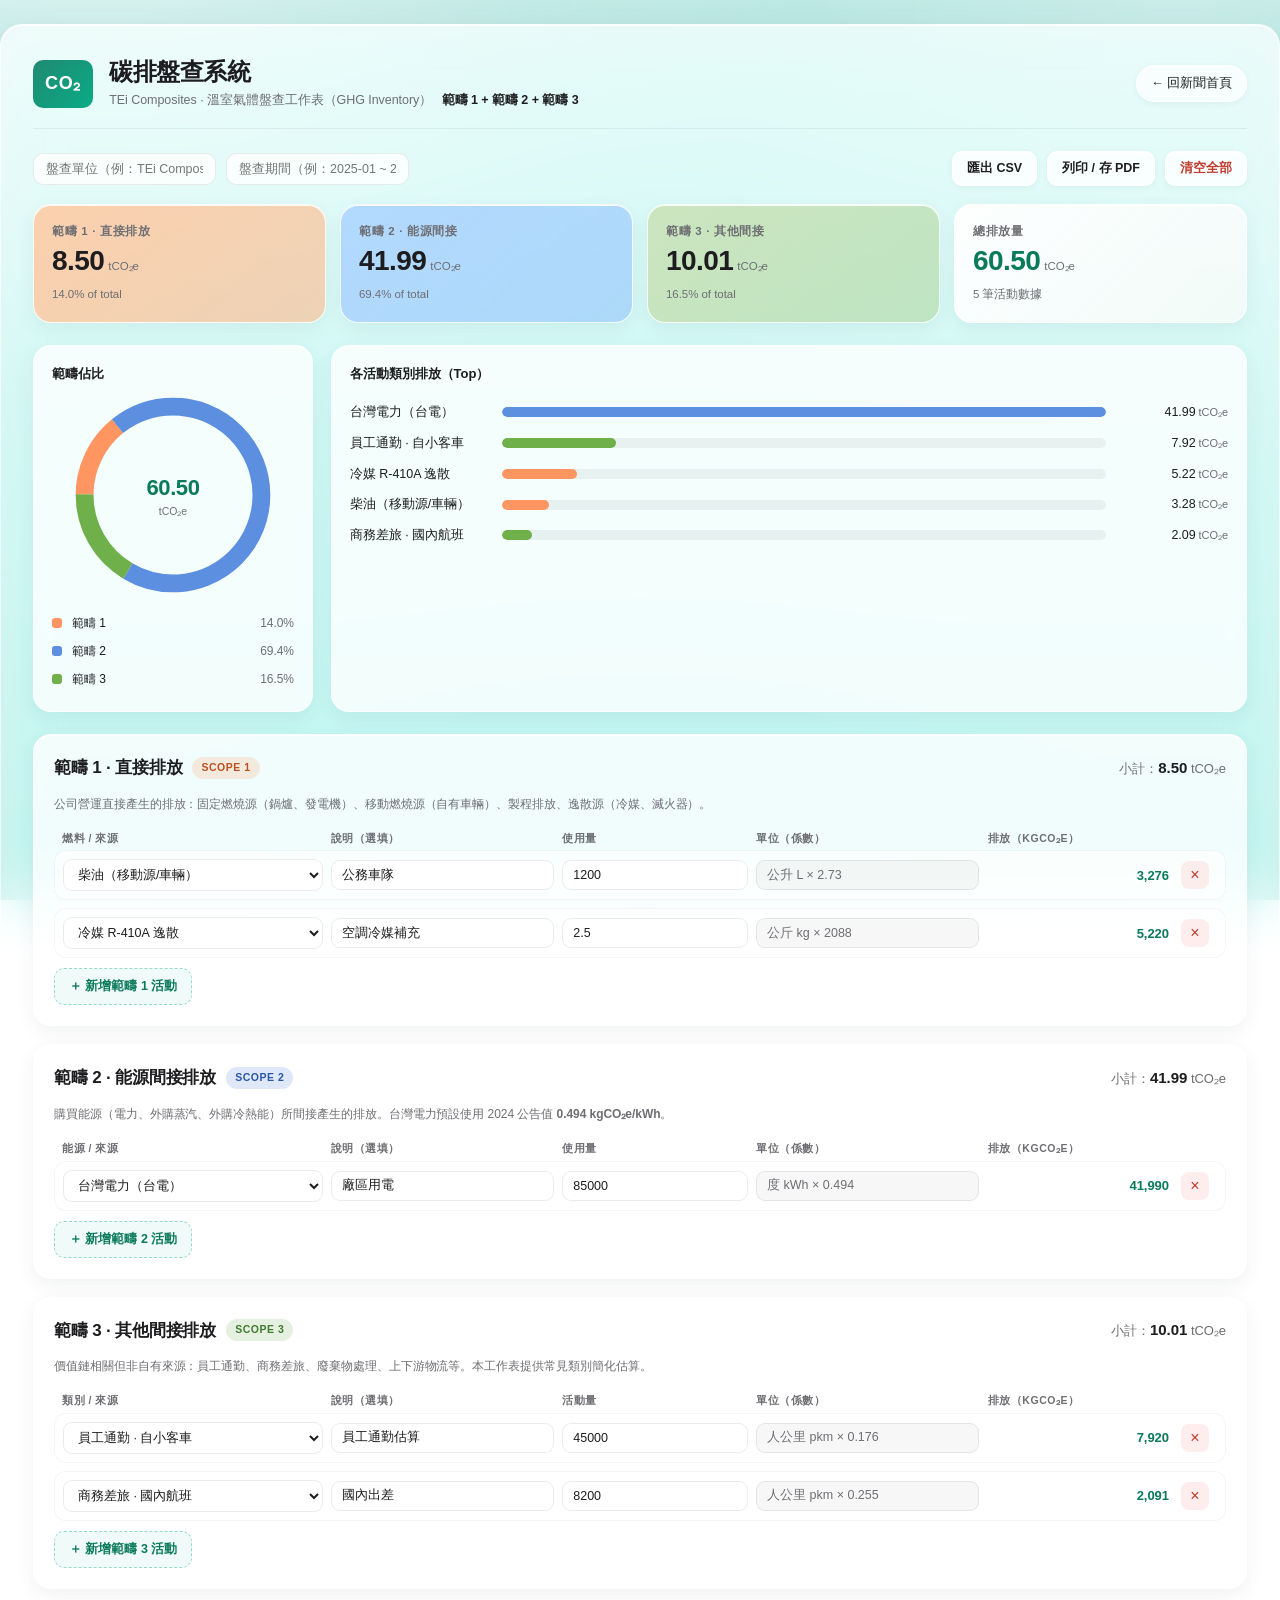
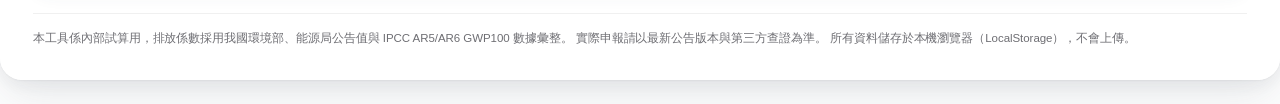
<file: zh-TW/index.html>
<!doctype html>
<html lang="zh-TW">
<head>
<meta charset="utf-8">
<meta name="viewport" content="width=device-width, initial-scale=1, viewport-fit=cover">
<meta name="theme-color" content="#81d8d0">
<meta name="apple-mobile-web-app-capable" content="yes">
<meta name="format-detection" content="telephone=no">
<title>TEi Composites · 碳排盤查系統</title>
<style>
 * { box-sizing: border-box; }
 html, body { overscroll-behavior-y:none; }
 body { margin:0; min-height:100vh; color:#1d1d1f; line-height:1.5;
        font-family:"SF Pro Display","SF Pro Text",-apple-system,BlinkMacSystemFont,"PingFang TC","Microsoft JhengHei","Helvetica Neue",sans-serif;
        background:
          radial-gradient(1200px 820px at 8% -10%, rgba(255,255,255,0.55), transparent 60%),
          radial-gradient(1000px 720px at 92% 0%, rgba(255,255,255,0.30), transparent 65%),
          radial-gradient(900px 700px at 50% 110%, rgba(10,186,181,0.25), transparent 60%),
          linear-gradient(180deg, #b4e6e1 0%, #81d8d0 55%, #5fc7be 100%);
        background-attachment:fixed;
        letter-spacing:-0.003em;
        -webkit-font-smoothing:antialiased; -moz-osx-font-smoothing:grayscale; }

 .wrap { max-width:1280px; margin:24px auto; padding:32px;
         background:rgba(255,255,255,0.72);
         backdrop-filter:saturate(180%) blur(28px);
         -webkit-backdrop-filter:saturate(180%) blur(28px);
         border-radius:22px;
         box-shadow:
           0 1px 0 rgba(255,255,255,0.9) inset,
           0 1px 2px rgba(0,0,0,0.04),
           0 18px 50px rgba(60,70,90,0.12),
           0 6px 18px rgba(60,70,90,0.06);
         border:1px solid rgba(255,255,255,0.6); }

 header { display:flex; align-items:center; gap:16px; margin-bottom:22px;
          padding-bottom:18px; border-bottom:1px solid rgba(0,0,0,0.06); flex-wrap:wrap; }
 header .logo-placeholder { height:48px; min-width:48px; border-radius:10px;
          background:linear-gradient(135deg,#1f8a72,#0aab85); color:#fff;
          display:flex; align-items:center; justify-content:center;
          font-weight:800; font-size:18px; letter-spacing:0.04em; padding:0 12px; flex-shrink:0; }
 header .brand-text { display:flex; flex-direction:column; gap:3px; flex:1; min-width:200px; }
 header h1 { font-size:24px; margin:0; font-weight:600; letter-spacing:-0.02em; line-height:1.25; }
 header .sub { color:#6e6e73; font-size:12.5px; line-height:1.6; }
 header .sub strong { color:#1d1d1f; font-weight:600; }

 .back { font-size:12.5px; color:#1d1d1f; text-decoration:none;
         padding:8px 14px; border-radius:99px;
         background:rgba(255,255,255,0.7); border:1px solid rgba(255,255,255,0.85);
         box-shadow:0 1px 0 rgba(255,255,255,0.9) inset, 0 2px 6px rgba(60,70,90,0.06);
         transition:transform .2s, box-shadow .2s; }
 .back:hover { transform:translateY(-1px); box-shadow:0 4px 12px rgba(60,70,90,0.12); }

 /* Summary cards */
 .summary { display:grid; grid-template-columns:repeat(4, 1fr); gap:14px; margin-bottom:22px; }
 .sum-card { padding:18px; border-radius:18px; background:rgba(255,255,255,0.78);
             border:1px solid rgba(255,255,255,0.85);
             box-shadow:0 1px 0 rgba(255,255,255,0.9) inset,
                        0 6px 18px rgba(60,70,90,0.07);
             position:relative; overflow:hidden; }
 .sum-card .label { font-size:11.5px; color:#6e6e73; font-weight:600;
                    text-transform:uppercase; letter-spacing:0.06em; }
 .sum-card .value { font-size:28px; font-weight:700; margin-top:6px; letter-spacing:-0.02em;
                    font-variant-numeric:tabular-nums; }
 .sum-card .unit { font-size:11.5px; color:#6e6e73; margin-left:4px; font-weight:500; }
 .sum-card .pct { font-size:11.5px; color:#6e6e73; margin-top:4px; }
 .sum-card.s1 { background:linear-gradient(135deg, rgba(255,200,160,0.85), rgba(255,178,128,0.55)); }
 .sum-card.s2 { background:linear-gradient(135deg, rgba(170,210,255,0.85), rgba(140,190,250,0.55)); }
 .sum-card.s3 { background:linear-gradient(135deg, rgba(200,225,180,0.85), rgba(170,210,150,0.55)); }
 .sum-card.total { background:linear-gradient(135deg, rgba(255,255,255,0.95), rgba(245,250,248,0.85)); }
 .sum-card.total .value { color:#0a7a5a; }

 /* Chart + breakdown */
 .insight { display:grid; grid-template-columns:280px 1fr; gap:18px; margin-bottom:22px; }
 .donut-card { padding:18px; border-radius:18px; background:rgba(255,255,255,0.78);
               border:1px solid rgba(255,255,255,0.85);
               box-shadow:0 1px 0 rgba(255,255,255,0.9) inset, 0 6px 18px rgba(60,70,90,0.07);
               display:flex; flex-direction:column; align-items:center; }
 .donut-card h3 { margin:0 0 12px; font-size:13px; font-weight:600; color:#1d1d1f; align-self:flex-start; }
 .donut { position:relative; width:200px; height:200px; }
 .donut svg { width:100%; height:100%; transform:rotate(-90deg); }
 .donut .center { position:absolute; top:50%; left:50%; transform:translate(-50%,-50%);
                  text-align:center; }
 .donut .center .num { font-size:22px; font-weight:700; letter-spacing:-0.02em; color:#0a7a5a;
                       font-variant-numeric:tabular-nums; }
 .donut .center .lbl { font-size:10.5px; color:#6e6e73; }

 .legend { margin-top:14px; width:100%; }
 .legend-row { display:flex; align-items:center; gap:10px; font-size:12px; padding:5px 0; }
 .legend-dot { width:10px; height:10px; border-radius:3px; flex-shrink:0; }
 .legend-row .name { flex:1; color:#1d1d1f; }
 .legend-row .num { color:#6e6e73; font-variant-numeric:tabular-nums; }

 .breakdown { padding:18px; border-radius:18px; background:rgba(255,255,255,0.78);
              border:1px solid rgba(255,255,255,0.85);
              box-shadow:0 1px 0 rgba(255,255,255,0.9) inset, 0 6px 18px rgba(60,70,90,0.07); }
 .breakdown h3 { margin:0 0 14px; font-size:13px; font-weight:600; }
 .bar-row { display:grid; grid-template-columns:140px 1fr 110px; gap:12px; align-items:center;
            padding:6px 0; font-size:12.5px; }
 .bar-row .b-label { color:#1d1d1f; font-weight:500; }
 .bar-row .b-track { background:rgba(0,0,0,0.05); border-radius:99px; height:10px; overflow:hidden; }
 .bar-row .b-fill { height:100%; border-radius:99px; transition:width .5s ease; }
 .bar-row .b-val { text-align:right; color:#1d1d1f; font-variant-numeric:tabular-nums; }
 .bar-row .b-val .u { color:#6e6e73; font-size:11px; margin-left:3px; }

 /* Scope panels */
 .scope { padding:20px; border-radius:18px; background:rgba(255,255,255,0.78);
          border:1px solid rgba(255,255,255,0.85);
          box-shadow:0 1px 0 rgba(255,255,255,0.9) inset, 0 6px 18px rgba(60,70,90,0.07);
          margin-bottom:18px; }
 .scope-head { display:flex; align-items:center; gap:10px; margin-bottom:14px; flex-wrap:wrap; }
 .scope-head h2 { margin:0; font-size:17px; font-weight:600; letter-spacing:-0.01em; }
 .scope-head .tag { font-size:10.5px; padding:3px 9px; border-radius:99px; font-weight:700;
                    text-transform:uppercase; letter-spacing:0.05em; }
 .scope.s1 .tag { background:rgba(255,140,80,0.18); color:#b85020; }
 .scope.s2 .tag { background:rgba(80,130,220,0.18); color:#2a55a8; }
 .scope.s3 .tag { background:rgba(110,170,90,0.18); color:#3f7a2e; }
 .scope-head .total { margin-left:auto; font-size:13px; color:#6e6e73; }
 .scope-head .total b { color:#1d1d1f; font-size:15px; font-variant-numeric:tabular-nums; }
 .scope-desc { font-size:12px; color:#6e6e73; margin:0 0 14px; }

 /* Activity table */
 .activity { display:flex; flex-direction:column; gap:8px; }
 .row { display:grid; grid-template-columns:1.4fr 1.2fr 1fr 1.2fr 1fr 36px;
        gap:8px; align-items:center; padding:8px;
        background:rgba(255,255,255,0.6); border-radius:12px;
        border:1px solid rgba(0,0,0,0.04); }
 .row-head { background:transparent; border:none; padding:4px 8px;
             font-size:10.5px; color:#6e6e73; font-weight:600;
             text-transform:uppercase; letter-spacing:0.05em; }
 .row select, .row input { width:100%; font-family:inherit; font-size:12.5px;
                           padding:7px 10px; border-radius:9px;
                           background:rgba(255,255,255,0.9);
                           border:1px solid rgba(0,0,0,0.08); color:#1d1d1f;
                           transition:border-color .15s, box-shadow .15s; }
 .row select:focus, .row input:focus { outline:none;
                           border-color:#0aab85;
                           box-shadow:0 0 0 3px rgba(10,171,133,0.18); }
 .row input[readonly] { background:rgba(0,0,0,0.03); color:#6e6e73; }
 .row .emit { font-weight:700; color:#0a7a5a; font-variant-numeric:tabular-nums; font-size:13px;
              text-align:right; padding-right:4px; }
 .row .del { width:28px; height:28px; border-radius:8px; border:none;
             background:rgba(255,80,80,0.10); color:#c0392b;
             cursor:pointer; font-size:16px; line-height:1;
             display:flex; align-items:center; justify-content:center;
             transition:background .15s; }
 .row .del:hover { background:rgba(255,80,80,0.22); }
 .row .desc { font-size:12.5px; padding:7px 10px; }

 .add-btn { margin-top:10px; padding:9px 14px; font-family:inherit; font-size:12.5px;
            border-radius:10px; border:1px dashed rgba(10,171,133,0.4);
            background:rgba(10,171,133,0.06); color:#0a7a5a;
            cursor:pointer; font-weight:600; transition:background .15s; }
 .add-btn:hover { background:rgba(10,171,133,0.14); }

 /* Toolbar */
 .toolbar { display:flex; gap:10px; margin-bottom:18px; flex-wrap:wrap; align-items:center; }
 .toolbar .meta { display:flex; gap:10px; flex:1; min-width:200px; }
 .toolbar input[type=text], .toolbar input[type=number] {
            padding:8px 12px; border-radius:10px;
            background:rgba(255,255,255,0.8); border:1px solid rgba(0,0,0,0.08);
            font-family:inherit; font-size:12.5px; }
 .btn { padding:8px 14px; font-family:inherit; font-size:12.5px;
        border-radius:10px; border:1px solid rgba(255,255,255,0.85);
        background:rgba(255,255,255,0.8); color:#1d1d1f;
        cursor:pointer; font-weight:600;
        box-shadow:0 1px 0 rgba(255,255,255,0.9) inset, 0 2px 6px rgba(60,70,90,0.06);
        transition:transform .2s, box-shadow .2s, background .15s; }
 .btn:hover { transform:translateY(-1px); box-shadow:0 4px 12px rgba(60,70,90,0.12); }
 .btn.primary { background:linear-gradient(135deg,#0aab85,#0a7a5a); color:#fff;
                border-color:rgba(255,255,255,0.5); }
 .btn.danger { color:#c0392b; }

 footer { margin-top:24px; padding-top:16px; border-top:1px solid rgba(0,0,0,0.06);
          font-size:11.5px; color:#6e6e73; }
 footer a { color:#0a7a5a; }

 @media (max-width: 900px) {
   .summary { grid-template-columns:repeat(2, 1fr); }
   .insight { grid-template-columns:1fr; }
   .row { grid-template-columns:1fr 1fr; }
   .row-head { display:none; }
   .row select, .row input { font-size:13px; }
   .wrap { padding:20px; margin:12px; }
   header h1 { font-size:20px; }
 }

 @media print {
   body { background:#fff; }
   .wrap { box-shadow:none; border:none; margin:0; padding:0; background:#fff; }
   .toolbar, .add-btn, .row .del, .back { display:none !important; }
   .row { background:#fafafa; border:1px solid #e0e0e0; }
 }
</style>
</head>
<body>
<div class="wrap">

  <header>
    <div class="logo-placeholder">CO₂</div>
    <div class="brand-text">
      <h1>碳排盤查系統</h1>
      <div class="sub">
        TEi Composites · 溫室氣體盤查工作表（GHG Inventory）
        <strong style="margin-left:6px">範疇 1 + 範疇 2 + 範疇 3</strong>
      </div>
    </div>
    <a class="back" href="../">← 回新聞首頁</a>
  </header>

  <div class="toolbar">
    <div class="meta">
      <input type="text" id="orgName"   placeholder="盤查單位（例：TEi Composites Taipei）">
      <input type="text" id="periodVal" placeholder="盤查期間（例：2025-01 ~ 2025-12）">
    </div>
    <button class="btn"        id="exportCsv">匯出 CSV</button>
    <button class="btn"        id="printBtn">列印 / 存 PDF</button>
    <button class="btn danger" id="resetBtn">清空全部</button>
  </div>

  <div class="summary">
    <div class="sum-card s1">
      <div class="label">範疇 1 · 直接排放</div>
      <div><span class="value" id="s1Total">0.00</span><span class="unit">tCO₂e</span></div>
      <div class="pct" id="s1Pct">0.0% of total</div>
    </div>
    <div class="sum-card s2">
      <div class="label">範疇 2 · 能源間接</div>
      <div><span class="value" id="s2Total">0.00</span><span class="unit">tCO₂e</span></div>
      <div class="pct" id="s2Pct">0.0% of total</div>
    </div>
    <div class="sum-card s3">
      <div class="label">範疇 3 · 其他間接</div>
      <div><span class="value" id="s3Total">0.00</span><span class="unit">tCO₂e</span></div>
      <div class="pct" id="s3Pct">0.0% of total</div>
    </div>
    <div class="sum-card total">
      <div class="label">總排放量</div>
      <div><span class="value" id="grandTotal">0.00</span><span class="unit">tCO₂e</span></div>
      <div class="pct" id="rowCount">0 筆活動數據</div>
    </div>
  </div>

  <div class="insight">
    <div class="donut-card">
      <h3>範疇佔比</h3>
      <div class="donut">
        <svg viewBox="0 0 36 36">
          <circle cx="18" cy="18" r="15.9155" fill="none" stroke="rgba(0,0,0,0.06)" stroke-width="3.2"/>
          <circle id="arc1" cx="18" cy="18" r="15.9155" fill="none" stroke="#ff9560" stroke-width="3.2"
                  stroke-dasharray="0 100" stroke-dashoffset="25" stroke-linecap="butt"/>
          <circle id="arc2" cx="18" cy="18" r="15.9155" fill="none" stroke="#5c8fe0" stroke-width="3.2"
                  stroke-dasharray="0 100" stroke-dashoffset="25" stroke-linecap="butt"/>
          <circle id="arc3" cx="18" cy="18" r="15.9155" fill="none" stroke="#6fb04a" stroke-width="3.2"
                  stroke-dasharray="0 100" stroke-dashoffset="25" stroke-linecap="butt"/>
        </svg>
        <div class="center">
          <div class="num" id="donutNum">0</div>
          <div class="lbl">tCO₂e</div>
        </div>
      </div>
      <div class="legend">
        <div class="legend-row"><span class="legend-dot" style="background:#ff9560"></span><span class="name">範疇 1</span><span class="num" id="lg1">0%</span></div>
        <div class="legend-row"><span class="legend-dot" style="background:#5c8fe0"></span><span class="name">範疇 2</span><span class="num" id="lg2">0%</span></div>
        <div class="legend-row"><span class="legend-dot" style="background:#6fb04a"></span><span class="name">範疇 3</span><span class="num" id="lg3">0%</span></div>
      </div>
    </div>

    <div class="breakdown">
      <h3>各活動類別排放（Top）</h3>
      <div id="topBars"></div>
    </div>
  </div>

  <section class="scope s1">
    <div class="scope-head">
      <h2>範疇 1 · 直接排放</h2>
      <span class="tag">Scope 1</span>
      <div class="total">小計：<b id="s1Sub">0.00</b> tCO₂e</div>
    </div>
    <p class="scope-desc">
      公司營運直接產生的排放：固定燃燒源（鍋爐、發電機）、移動燃燒源（自有車輛）、製程排放、逸散源（冷媒、滅火器）。
    </p>
    <div class="row row-head">
      <div>燃料 / 來源</div>
      <div>說明（選填）</div>
      <div>使用量</div>
      <div>單位（係數）</div>
      <div>排放（kgCO₂e）</div>
      <div></div>
    </div>
    <div class="activity" id="s1Rows"></div>
    <button class="add-btn" data-scope="1">＋ 新增範疇 1 活動</button>
  </section>

  <section class="scope s2">
    <div class="scope-head">
      <h2>範疇 2 · 能源間接排放</h2>
      <span class="tag">Scope 2</span>
      <div class="total">小計：<b id="s2Sub">0.00</b> tCO₂e</div>
    </div>
    <p class="scope-desc">
      購買能源（電力、外購蒸汽、外購冷熱能）所間接產生的排放。台灣電力預設使用 2024 公告值
      <strong>0.494 kgCO₂e/kWh</strong>。
    </p>
    <div class="row row-head">
      <div>能源 / 來源</div>
      <div>說明（選填）</div>
      <div>使用量</div>
      <div>單位（係數）</div>
      <div>排放（kgCO₂e）</div>
      <div></div>
    </div>
    <div class="activity" id="s2Rows"></div>
    <button class="add-btn" data-scope="2">＋ 新增範疇 2 活動</button>
  </section>

  <section class="scope s3">
    <div class="scope-head">
      <h2>範疇 3 · 其他間接排放</h2>
      <span class="tag">Scope 3</span>
      <div class="total">小計：<b id="s3Sub">0.00</b> tCO₂e</div>
    </div>
    <p class="scope-desc">
      價值鏈相關但非自有來源：員工通勤、商務差旅、廢棄物處理、上下游物流等。本工作表提供常見類別簡化估算。
    </p>
    <div class="row row-head">
      <div>類別 / 來源</div>
      <div>說明（選填）</div>
      <div>活動量</div>
      <div>單位（係數）</div>
      <div>排放（kgCO₂e）</div>
      <div></div>
    </div>
    <div class="activity" id="s3Rows"></div>
    <button class="add-btn" data-scope="3">＋ 新增範疇 3 活動</button>
  </section>

  <footer>
    本工具係內部試算用，排放係數採用我國環境部、能源局公告值與 IPCC AR5/AR6 GWP100 數據彙整。
    實際申報請以最新公告版本與第三方查證為準。
    所有資料儲存於本機瀏覽器（LocalStorage），不會上傳。
  </footer>
</div>

<script>
'use strict';

// ─── 排放係數庫（kgCO2e / 單位）────────────────────────────────
// 來源：環境部國家溫室氣體排放係數管理表 6.0.4、能源局熱值、IPCC AR5 GWP100
const FACTORS = {
  1: [
    { id:'diesel_stat',  name:'柴油（固定源）',        unit:'公升 L',  ef:2.722 },
    { id:'gasoline_stat',name:'汽油（固定源）',        unit:'公升 L',  ef:2.263 },
    { id:'natgas',       name:'天然氣',                unit:'Nm³',     ef:1.879 },
    { id:'lpg_kg',       name:'液化石油氣 LPG',        unit:'公斤 kg', ef:3.000 },
    { id:'lpg_l',        name:'液化石油氣 LPG',        unit:'公升 L',  ef:1.754 },
    { id:'coal',         name:'煙煤',                  unit:'公噸 t',  ef:2419  },
    { id:'diesel_mob',   name:'柴油（移動源/車輛）',   unit:'公升 L',  ef:2.730 },
    { id:'gasoline_mob', name:'汽油（移動源/車輛）',   unit:'公升 L',  ef:2.271 },
    { id:'r410a',        name:'冷媒 R-410A 逸散',      unit:'公斤 kg', ef:2088  },
    { id:'r134a',        name:'冷媒 R-134a 逸散',      unit:'公斤 kg', ef:1430  },
    { id:'r32',          name:'冷媒 R-32 逸散',        unit:'公斤 kg', ef:675   },
    { id:'r404a',        name:'冷媒 R-404A 逸散',      unit:'公斤 kg', ef:3922  },
    { id:'co2_extg',     name:'CO₂ 滅火器逸散',        unit:'公斤 kg', ef:1     },
    { id:'acetylene',    name:'乙炔（焊接製程）',      unit:'公斤 kg', ef:3.380 },
  ],
  2: [
    { id:'elec_tw',  name:'台灣電力（台電）',  unit:'度 kWh', ef:0.494 },
    { id:'elec_renew',name:'再生能源電力',     unit:'度 kWh', ef:0     },
    { id:'steam',    name:'外購蒸汽',          unit:'公噸 t', ef:267   },
    { id:'chill',    name:'外購冰水',          unit:'RT-hr',  ef:0.512 },
  ],
  3: [
    { id:'commute_car',  name:'員工通勤 · 自小客車', unit:'人公里 pkm', ef:0.176 },
    { id:'commute_bus',  name:'員工通勤 · 公車',     unit:'人公里 pkm', ef:0.073 },
    { id:'commute_mrt',  name:'員工通勤 · 捷運/台鐵',unit:'人公里 pkm', ef:0.040 },
    { id:'commute_mc',   name:'員工通勤 · 機車',     unit:'人公里 pkm', ef:0.084 },
    { id:'travel_dom',   name:'商務差旅 · 國內航班', unit:'人公里 pkm', ef:0.255 },
    { id:'travel_short', name:'商務差旅 · 短程國際', unit:'人公里 pkm', ef:0.156 },
    { id:'travel_long',  name:'商務差旅 · 長程國際', unit:'人公里 pkm', ef:0.150 },
    { id:'travel_hsr',   name:'商務差旅 · 高鐵',     unit:'人公里 pkm', ef:0.028 },
    { id:'waste_general',name:'一般廢棄物 焚化',     unit:'公斤 kg',    ef:0.523 },
    { id:'waste_paper',  name:'紙類回收',            unit:'公斤 kg',    ef:0.058 },
    { id:'waste_plastic',name:'塑膠廢棄',            unit:'公斤 kg',    ef:2.745 },
    { id:'water',        name:'自來水',              unit:'立方公尺 m³',ef:0.162 },
    { id:'wastewater',   name:'廢水處理',            unit:'立方公尺 m³',ef:0.708 },
    { id:'paper_a4',     name:'A4 影印紙',           unit:'公斤 kg',    ef:0.961 },
  ],
};

const STORAGE_KEY = 'tei-ghg-inventory-v1';

const state = {
  org:'', period:'',
  rows:{ 1:[], 2:[], 3:[] }
};

function uid(){ return Math.random().toString(36).slice(2,9); }

function load(){
  try{
    const raw = localStorage.getItem(STORAGE_KEY);
    if(raw){
      const data = JSON.parse(raw);
      state.org    = data.org    || '';
      state.period = data.period || '';
      state.rows   = data.rows   || { 1:[], 2:[], 3:[] };
      for(const s of [1,2,3]) if(!Array.isArray(state.rows[s])) state.rows[s] = [];
    }
  } catch(e){ console.warn('load failed', e); }
  if(!state.rows[1].length && !state.rows[2].length && !state.rows[3].length){
    seedDemo();
  }
}

function seedDemo(){
  state.rows[1].push({ id:uid(), factorId:'diesel_mob', desc:'公務車隊',     qty:1200 });
  state.rows[1].push({ id:uid(), factorId:'r410a',      desc:'空調冷媒補充', qty:2.5  });
  state.rows[2].push({ id:uid(), factorId:'elec_tw',    desc:'廠區用電',     qty:85000 });
  state.rows[3].push({ id:uid(), factorId:'commute_car',desc:'員工通勤估算', qty:45000 });
  state.rows[3].push({ id:uid(), factorId:'travel_dom', desc:'國內出差',     qty:8200 });
}

function save(){
  state.org    = document.getElementById('orgName').value;
  state.period = document.getElementById('periodVal').value;
  localStorage.setItem(STORAGE_KEY, JSON.stringify(state));
}

function findFactor(scope, id){
  return FACTORS[scope].find(f => f.id === id) || FACTORS[scope][0];
}

function emitFor(scope, row){
  const f = findFactor(scope, row.factorId);
  const q = parseFloat(row.qty);
  if(!isFinite(q)) return 0;
  return q * f.ef;
}

function renderRow(scope, row){
  const f = findFactor(scope, row.factorId);
  const emit = emitFor(scope, row);
  const wrap = document.createElement('div');
  wrap.className = 'row';
  wrap.dataset.id = row.id;

  const optsHtml = FACTORS[scope]
    .map(o => `<option value="${o.id}" ${o.id===row.factorId?'selected':''}>${o.name}</option>`)
    .join('');

  wrap.innerHTML = `
    <select class="f-factor">${optsHtml}</select>
    <input  class="f-desc"   type="text"   value="${escapeHtml(row.desc||'')}" placeholder="說明（選填）">
    <input  class="f-qty"    type="number" value="${row.qty ?? ''}" min="0" step="any" placeholder="0">
    <input  class="f-unit"   type="text"   value="${f.unit} × ${f.ef}" readonly>
    <div    class="emit">${fmt(emit)}</div>
    <button class="del" title="刪除">×</button>
  `;
  wrap.querySelector('.f-factor').addEventListener('change', e => {
    row.factorId = e.target.value;
    const nf = findFactor(scope, row.factorId);
    wrap.querySelector('.f-unit').value = `${nf.unit} × ${nf.ef}`;
    wrap.querySelector('.emit').textContent = fmt(emitFor(scope, row));
    recompute();
  });
  wrap.querySelector('.f-desc').addEventListener('input', e => { row.desc = e.target.value; scheduleSave(); });
  wrap.querySelector('.f-qty').addEventListener('input',  e => {
    row.qty = e.target.value;
    wrap.querySelector('.emit').textContent = fmt(emitFor(scope, row));
    recompute();
  });
  wrap.querySelector('.del').addEventListener('click', () => {
    state.rows[scope] = state.rows[scope].filter(r => r.id !== row.id);
    wrap.remove();
    recompute();
  });
  return wrap;
}

function renderAll(){
  for(const scope of [1,2,3]){
    const container = document.getElementById(`s${scope}Rows`);
    container.innerHTML = '';
    state.rows[scope].forEach(r => container.appendChild(renderRow(scope, r)));
  }
  document.getElementById('orgName').value   = state.org;
  document.getElementById('periodVal').value = state.period;
  recompute();
}

function recompute(){
  const totals = { 1:0, 2:0, 3:0 };
  const breakdown = [];
  for(const scope of [1,2,3]){
    for(const row of state.rows[scope]){
      const e = emitFor(scope, row);
      totals[scope] += e;
      if(e > 0){
        const f = findFactor(scope, row.factorId);
        breakdown.push({ scope, name:f.name, desc:row.desc, emit:e });
      }
    }
  }
  const grand = totals[1] + totals[2] + totals[3];

  document.getElementById('s1Total').textContent = fmtT(totals[1]);
  document.getElementById('s2Total').textContent = fmtT(totals[2]);
  document.getElementById('s3Total').textContent = fmtT(totals[3]);
  document.getElementById('s1Sub').textContent   = fmtT(totals[1]);
  document.getElementById('s2Sub').textContent   = fmtT(totals[2]);
  document.getElementById('s3Sub').textContent   = fmtT(totals[3]);
  document.getElementById('grandTotal').textContent = fmtT(grand);
  document.getElementById('donutNum').textContent   = fmtT(grand);

  const p1 = grand ? (totals[1]/grand*100) : 0;
  const p2 = grand ? (totals[2]/grand*100) : 0;
  const p3 = grand ? (totals[3]/grand*100) : 0;
  document.getElementById('s1Pct').textContent = `${p1.toFixed(1)}% of total`;
  document.getElementById('s2Pct').textContent = `${p2.toFixed(1)}% of total`;
  document.getElementById('s3Pct').textContent = `${p3.toFixed(1)}% of total`;
  document.getElementById('lg1').textContent = `${p1.toFixed(1)}%`;
  document.getElementById('lg2').textContent = `${p2.toFixed(1)}%`;
  document.getElementById('lg3').textContent = `${p3.toFixed(1)}%`;

  setArc('arc1', 0,            p1);
  setArc('arc2', p1,           p2);
  setArc('arc3', p1+p2,        p3);

  const rowCount = state.rows[1].length + state.rows[2].length + state.rows[3].length;
  document.getElementById('rowCount').textContent = `${rowCount} 筆活動數據`;

  // Top breakdown bars
  breakdown.sort((a,b) => b.emit - a.emit);
  const top = breakdown.slice(0, 7);
  const max = top[0]?.emit || 1;
  const colors = { 1:'#ff9560', 2:'#5c8fe0', 3:'#6fb04a' };
  const bars = document.getElementById('topBars');
  if(!top.length){
    bars.innerHTML = '<div style="font-size:12px;color:#86868b;padding:20px 0;text-align:center">尚無活動數據</div>';
  } else {
    bars.innerHTML = top.map(b => `
      <div class="bar-row">
        <div class="b-label">${escapeHtml(b.name)}</div>
        <div class="b-track"><div class="b-fill" style="width:${(b.emit/max*100).toFixed(1)}%;background:${colors[b.scope]}"></div></div>
        <div class="b-val">${fmtT(b.emit)}<span class="u">tCO₂e</span></div>
      </div>
    `).join('');
  }

  scheduleSave();
}

function setArc(id, startPct, lenPct){
  const el = document.getElementById(id);
  el.setAttribute('stroke-dasharray', `${lenPct.toFixed(2)} ${(100-lenPct).toFixed(2)}`);
  el.setAttribute('stroke-dashoffset', (25 - startPct).toFixed(2));
}

function fmt(v){
  // kg
  if(!isFinite(v)) return '0';
  return v.toLocaleString('zh-TW', { maximumFractionDigits: v < 10 ? 2 : 0 });
}
function fmtT(vkg){
  const t = vkg / 1000;
  return t.toLocaleString('zh-TW', { minimumFractionDigits:2, maximumFractionDigits:2 });
}
function escapeHtml(s){
  return String(s).replace(/[&<>"']/g, m => ({
    '&':'&amp;','<':'&lt;','>':'&gt;','"':'&quot;',"'":'&#39;'
  }[m]));
}

let saveTimer = null;
function scheduleSave(){
  clearTimeout(saveTimer);
  saveTimer = setTimeout(save, 250);
}

// ─── Buttons ─────────────────────────────────────────────
document.querySelectorAll('.add-btn').forEach(btn => {
  btn.addEventListener('click', () => {
    const scope = parseInt(btn.dataset.scope, 10);
    const newRow = { id:uid(), factorId:FACTORS[scope][0].id, desc:'', qty:'' };
    state.rows[scope].push(newRow);
    document.getElementById(`s${scope}Rows`).appendChild(renderRow(scope, newRow));
    recompute();
  });
});

document.getElementById('orgName').addEventListener('input', scheduleSave);
document.getElementById('periodVal').addEventListener('input', scheduleSave);

document.getElementById('resetBtn').addEventListener('click', () => {
  if(!confirm('確定要清空所有活動資料？此動作無法復原。')) return;
  state.rows = { 1:[], 2:[], 3:[] };
  localStorage.removeItem(STORAGE_KEY);
  renderAll();
});

document.getElementById('printBtn').addEventListener('click', () => window.print());

document.getElementById('exportCsv').addEventListener('click', () => {
  const lines = [['範疇','類別','說明','使用量','單位','排放係數(kgCO2e/單位)','排放量(kgCO2e)']];
  for(const scope of [1,2,3]){
    for(const row of state.rows[scope]){
      const f = findFactor(scope, row.factorId);
      lines.push([
        `Scope ${scope}`, f.name, row.desc || '',
        row.qty || 0, f.unit, f.ef, emitFor(scope,row).toFixed(2)
      ]);
    }
  }
  const csv = '﻿' + lines.map(r => r.map(c => `"${String(c).replace(/"/g,'""')}"`).join(',')).join('\n');
  const blob = new Blob([csv], { type:'text/csv;charset=utf-8' });
  const a = document.createElement('a');
  const stamp = new Date().toISOString().slice(0,10);
  a.href = URL.createObjectURL(blob);
  a.download = `GHG-inventory_${stamp}.csv`;
  a.click();
  URL.revokeObjectURL(a.href);
});

// ─── boot ────────────────────────────────────────────────
load();
renderAll();
</script>
</body>
</html>
</file>
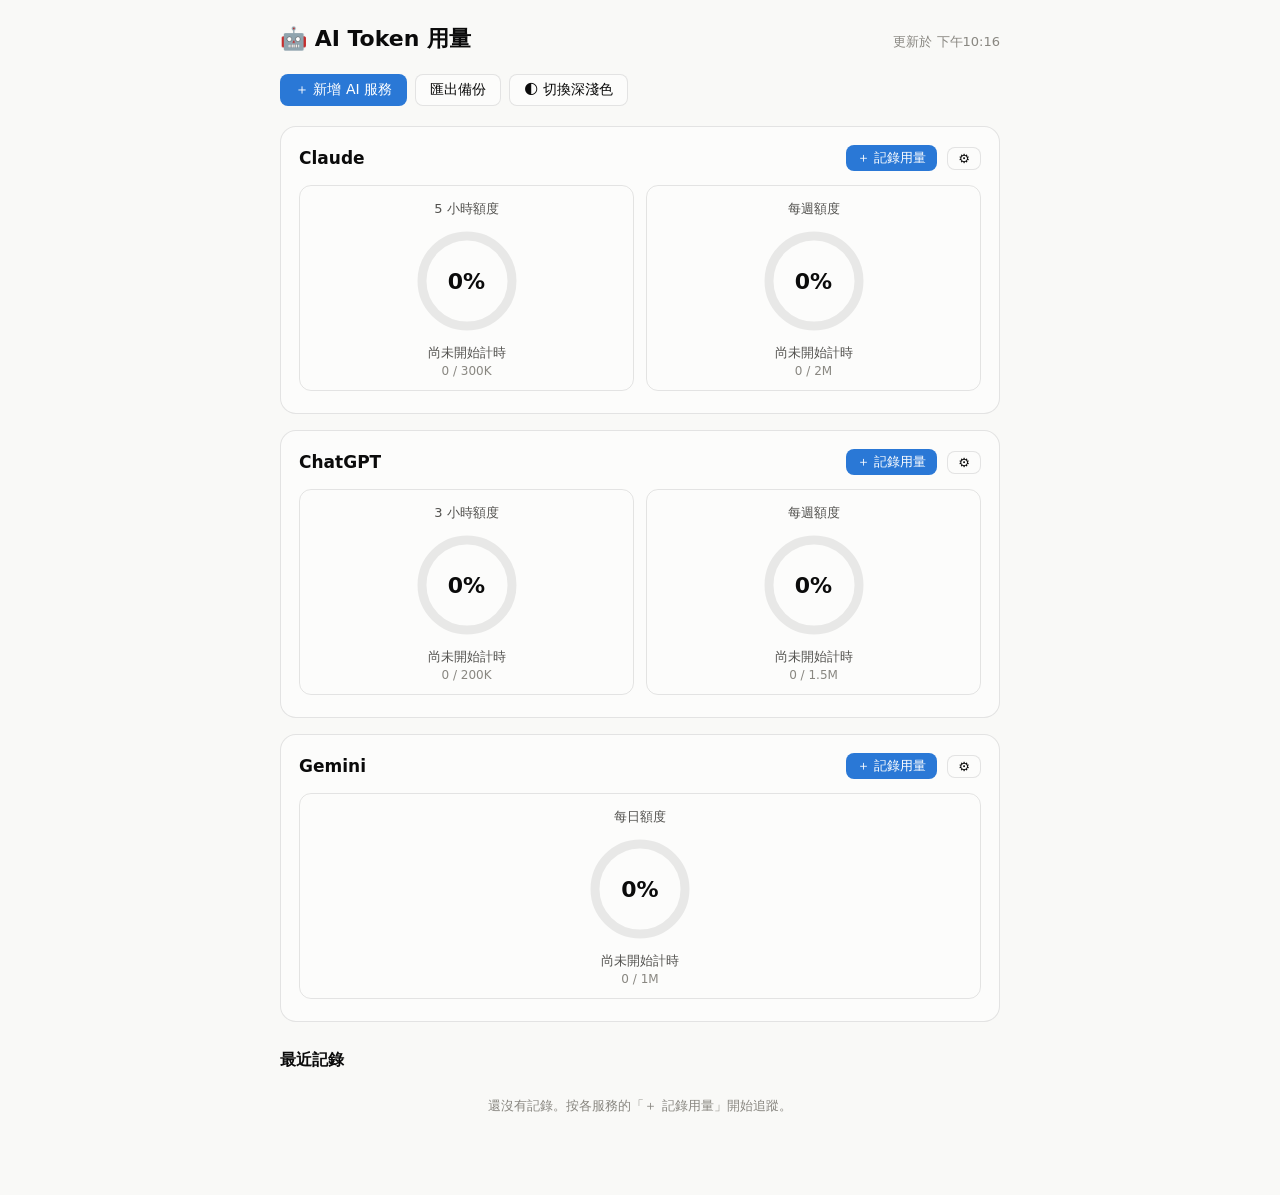
<file: ai-usage.html>
<!DOCTYPE html>
<html lang="zh-Hant">
<head>
<meta charset="UTF-8">
<meta name="viewport" content="width=device-width, initial-scale=1.0">
<title>AI Token 用量追蹤</title>
<style>
  :root {
    color-scheme: light;
    --page:        #f9f9f7;
    --surface:     #fcfcfb;
    --ink:         #0b0b0b;
    --ink-2:       #52514e;
    --muted:       #898781;
    --hairline:    rgba(11,11,11,0.10);
    --grid:        #e1e0d9;
    --accent:      #2a78d6;
    --warning:     #c98500;
    --danger:      #d03b3b;
    --good:        #0ca30c;
    --track:       rgba(11,11,11,0.08);
  }
  @media (prefers-color-scheme: dark) {
    :root:not([data-theme="light"]) {
      color-scheme: dark;
      --page:      #0d0d0d;
      --surface:   #1a1a19;
      --ink:       #ffffff;
      --ink-2:     #c3c2b7;
      --muted:     #898781;
      --hairline:  rgba(255,255,255,0.10);
      --grid:      #2c2c2a;
      --accent:    #3987e5;
      --warning:   #fab219;
      --danger:    #d03b3b;
      --good:      #0ca30c;
      --track:     rgba(255,255,255,0.10);
    }
  }
  :root[data-theme="dark"] {
    color-scheme: dark;
    --page:      #0d0d0d;
    --surface:   #1a1a19;
    --ink:       #ffffff;
    --ink-2:     #c3c2b7;
    --muted:     #898781;
    --hairline:  rgba(255,255,255,0.10);
    --grid:      #2c2c2a;
    --accent:    #3987e5;
    --warning:   #fab219;
    --danger:    #d03b3b;
    --good:      #0ca30c;
    --track:     rgba(255,255,255,0.10);
  }
  * { box-sizing: border-box; margin: 0; padding: 0; }
  body {
    font-family: system-ui, -apple-system, "Segoe UI", "Microsoft JhengHei", sans-serif;
    background: var(--page);
    color: var(--ink);
    min-height: 100vh;
    padding: 24px 16px 64px;
  }
  .wrap { max-width: 720px; margin: 0 auto; }

  header {
    display: flex; align-items: baseline; justify-content: space-between;
    margin-bottom: 20px;
  }
  header h1 { font-size: 22px; font-weight: 700; }
  header .updated { font-size: 13px; color: var(--muted); }

  .toolbar { display: flex; gap: 8px; margin-bottom: 20px; flex-wrap: wrap; }
  button {
    font: inherit; cursor: pointer;
    border: 1px solid var(--hairline);
    background: var(--surface); color: var(--ink);
    border-radius: 8px; padding: 6px 14px; font-size: 14px;
  }
  button:hover { border-color: var(--muted); }
  button.primary { background: var(--accent); border-color: transparent; color: #fff; }
  button.small { padding: 3px 10px; font-size: 13px; }
  button.danger-btn { color: var(--danger); }

  .service {
    background: var(--surface);
    border: 1px solid var(--hairline);
    border-radius: 16px;
    padding: 18px 18px 22px;
    margin-bottom: 16px;
  }
  .service-head {
    display: flex; align-items: center; gap: 10px; margin-bottom: 14px;
  }
  .service-head .name { font-size: 17px; font-weight: 700; flex: 1; }
  .rings {
    display: grid;
    grid-template-columns: repeat(auto-fit, minmax(150px, 1fr));
    gap: 12px;
  }
  .ring-card {
    border: 1px solid var(--hairline);
    border-radius: 12px;
    padding: 14px 8px 12px;
    text-align: center;
  }
  .ring-card .win-label { font-size: 13px; color: var(--ink-2); margin-bottom: 8px; }
  .ring-box { position: relative; width: 110px; height: 110px; margin: 0 auto; }
  .ring-box svg { transform: rotate(-90deg); }
  .ring-box .pct {
    position: absolute; inset: 0;
    display: flex; align-items: center; justify-content: center;
    font-size: 22px; font-weight: 700;
  }
  .ring-card .resets { font-size: 13px; color: var(--ink-2); margin-top: 8px; }
  .ring-card .amount { font-size: 12px; color: var(--muted); margin-top: 2px; }

  section h2 { font-size: 16px; margin: 28px 0 10px; }
  table {
    width: 100%; border-collapse: collapse;
    background: var(--surface);
    border: 1px solid var(--hairline); border-radius: 12px;
    overflow: hidden; font-size: 13px;
  }
  th, td { padding: 8px 12px; text-align: left; border-bottom: 1px solid var(--grid); }
  th { color: var(--muted); font-weight: 600; }
  tr:last-child td { border-bottom: none; }
  td.num { text-align: right; font-variant-numeric: tabular-nums; }
  .empty-hint { color: var(--muted); font-size: 13px; padding: 16px; text-align: center; }

  dialog {
    border: 1px solid var(--hairline); border-radius: 16px;
    background: var(--surface); color: var(--ink);
    padding: 22px; width: min(92vw, 420px);
  }
  dialog::backdrop { background: rgba(0,0,0,0.5); }
  dialog h3 { font-size: 17px; margin-bottom: 14px; }
  .field { margin-bottom: 12px; }
  .field label { display: block; font-size: 13px; color: var(--ink-2); margin-bottom: 4px; }
  input, select {
    font: inherit; width: 100%;
    background: var(--page); color: var(--ink);
    border: 1px solid var(--hairline); border-radius: 8px; padding: 7px 10px;
  }
  .quick { display: flex; gap: 6px; margin: 8px 0 4px; flex-wrap: wrap; }
  .dialog-actions { display: flex; justify-content: flex-end; gap: 8px; margin-top: 16px; }
  .win-row {
    border: 1px solid var(--hairline); border-radius: 10px;
    padding: 10px; margin-bottom: 10px;
    display: grid; grid-template-columns: 1fr 1fr; gap: 8px;
  }
  .win-row .full { grid-column: 1 / -1; }
  .hint { font-size: 12px; color: var(--muted); margin-top: 4px; }
</style>
</head>
<body>
<div class="wrap">
  <header>
    <h1>🤖 AI Token 用量</h1>
    <span class="updated" id="updated"></span>
  </header>

  <div class="toolbar">
    <button class="primary" id="btn-add-service">＋ 新增 AI 服務</button>
    <button id="btn-export">匯出備份</button>
    <button id="btn-theme">🌓 切換深淺色</button>
  </div>

  <div id="services"></div>

  <section>
    <h2>最近記錄</h2>
    <div id="log-area"></div>
  </section>
</div>

<!-- 記錄用量 -->
<dialog id="dlg-usage">
  <h3 id="dlg-usage-title">記錄用量</h3>
  <div class="field">
    <label>這次用了多少 tokens？</label>
    <input type="number" id="usage-tokens" min="1" placeholder="例如 25000">
    <div class="quick">
      <button type="button" class="small" data-add="1000">＋1K</button>
      <button type="button" class="small" data-add="10000">＋10K</button>
      <button type="button" class="small" data-add="50000">＋50K</button>
      <button type="button" class="small" data-add="100000">＋100K</button>
    </div>
  </div>
  <div class="field">
    <label>備註（選填）</label>
    <input type="text" id="usage-note" placeholder="例如：寫報告、翻譯">
  </div>
  <div class="dialog-actions">
    <button id="usage-cancel">取消</button>
    <button class="primary" id="usage-save">記錄</button>
  </div>
</dialog>

<!-- 服務設定 -->
<dialog id="dlg-service">
  <h3 id="dlg-service-title">服務設定</h3>
  <div class="field">
    <label>服務名稱</label>
    <input type="text" id="svc-name" placeholder="例如 Claude">
  </div>
  <div id="svc-windows"></div>
  <button class="small" id="btn-add-window">＋ 新增額度視窗</button>
  <p class="hint">額度視窗＝一段時間內的 token 上限，例如「5 小時 30 萬」或「每週 200 萬」。時間到自動歸零重算。</p>
  <div class="dialog-actions">
    <button class="danger-btn" id="svc-delete" style="margin-right:auto">刪除服務</button>
    <button id="svc-cancel">取消</button>
    <button class="primary" id="svc-save">儲存</button>
  </div>
</dialog>

<script>
const STORE_KEY = 'aiUsageTracker.v1';
const HOUR = 3600 * 1000;

function defaultState() {
  return {
    services: [
      { id: 's1', name: 'Claude', windows: [
        { id: 'w1', label: '5 小時額度', hours: 5,   limit: 300000,  used: 0, start: null },
        { id: 'w2', label: '每週額度',   hours: 168, limit: 2000000, used: 0, start: null },
      ]},
      { id: 's2', name: 'ChatGPT', windows: [
        { id: 'w1', label: '3 小時額度', hours: 3,   limit: 200000,  used: 0, start: null },
        { id: 'w2', label: '每週額度',   hours: 168, limit: 1500000, used: 0, start: null },
      ]},
      { id: 's3', name: 'Gemini', windows: [
        { id: 'w1', label: '每日額度',   hours: 24,  limit: 1000000, used: 0, start: null },
      ]},
    ],
    log: [],
  };
}

let state = load();
function load() {
  try {
    const raw = localStorage.getItem(STORE_KEY);
    if (raw) return JSON.parse(raw);
  } catch (e) {}
  return defaultState();
}
function save() { localStorage.setItem(STORE_KEY, JSON.stringify(state)); }

function uid() { return 'x' + Math.random().toString(36).slice(2, 9); }
function esc(s) { return String(s).replace(/[&<>"']/g, c => ({'&':'&amp;','<':'&lt;','>':'&gt;','"':'&quot;',"'":'&#39;'}[c])); }

function fmtTokens(n) {
  if (n >= 1e6) return (n / 1e6).toFixed(n % 1e6 ? 1 : 0) + 'M';
  if (n >= 1e3) return (n / 1e3).toFixed(n % 1e3 ? 1 : 0) + 'K';
  return String(n);
}

function checkResets() {
  const now = Date.now();
  let changed = false;
  for (const svc of state.services) {
    for (const w of svc.windows) {
      if (w.start && now - w.start >= w.hours * HOUR) {
        w.used = 0; w.start = null; changed = true;
      }
    }
  }
  if (changed) save();
}

function resetText(w) {
  if (!w.start) return '尚未開始計時';
  const left = w.start + w.hours * HOUR - Date.now();
  if (left <= 0) return '即將重置';
  const mins = Math.ceil(left / 60000);
  if (mins < 60) return mins + ' 分鐘後重置';
  const hrs = Math.round(left / HOUR);
  if (hrs < 48) return hrs + ' 小時後重置';
  return Math.round(hrs / 24) + ' 天後重置';
}

function ringColor(pct) {
  if (pct >= 85) return 'var(--danger)';
  if (pct >= 60) return 'var(--warning)';
  return 'var(--accent)';
}

function ringSVG(pct) {
  const r = 45, c = 2 * Math.PI * r;
  const shown = Math.min(pct, 100);
  const dash = (shown / 100) * c;
  const progress = shown > 0
    ? `<circle cx="55" cy="55" r="${r}" fill="none" stroke="${ringColor(pct)}" stroke-width="9"
        stroke-linecap="round" stroke-dasharray="${dash.toFixed(1)} ${c.toFixed(1)}"/>`
    : '';
  return `<svg width="110" height="110" viewBox="0 0 110 110" aria-hidden="true">
    <circle cx="55" cy="55" r="${r}" fill="none" stroke="var(--track)" stroke-width="9"/>
    ${progress}
  </svg>`;
}

function render() {
  checkResets();
  document.getElementById('updated').textContent =
    '更新於 ' + new Date().toLocaleTimeString('zh-TW', { hour: '2-digit', minute: '2-digit' });

  const box = document.getElementById('services');
  box.innerHTML = state.services.map(svc => `
    <div class="service">
      <div class="service-head">
        <span class="name">${esc(svc.name)}</span>
        <button class="small primary" data-usage="${svc.id}">＋ 記錄用量</button>
        <button class="small" data-edit="${svc.id}" title="設定">⚙️</button>
      </div>
      <div class="rings">
        ${svc.windows.map(w => {
          const pct = w.limit > 0 ? Math.round(w.used / w.limit * 100) : 0;
          return `<div class="ring-card">
            <div class="win-label">${esc(w.label)}</div>
            <div class="ring-box">${ringSVG(pct)}<div class="pct">${pct}%</div></div>
            <div class="resets">${resetText(w)}</div>
            <div class="amount">${fmtTokens(w.used)} / ${fmtTokens(w.limit)}</div>
          </div>`;
        }).join('')}
      </div>
    </div>`).join('');

  const logArea = document.getElementById('log-area');
  if (!state.log.length) {
    logArea.innerHTML = '<div class="empty-hint">還沒有記錄。按各服務的「＋ 記錄用量」開始追蹤。</div>';
  } else {
    const rows = state.log.slice(0, 20).map(e => {
      const svc = state.services.find(s => s.id === e.serviceId);
      const t = new Date(e.ts).toLocaleString('zh-TW', { month: 'numeric', day: 'numeric', hour: '2-digit', minute: '2-digit' });
      return `<tr><td>${t}</td><td>${esc(svc ? svc.name : '（已刪除）')}</td>
        <td class="num">${fmtTokens(e.tokens)}</td><td>${esc(e.note || '')}</td></tr>`;
    }).join('');
    logArea.innerHTML = `<table><thead><tr><th>時間</th><th>服務</th><th style="text-align:right">Tokens</th><th>備註</th></tr></thead><tbody>${rows}</tbody></table>`;
  }
}

/* ---------- 記錄用量 ---------- */
const dlgUsage = document.getElementById('dlg-usage');
let usageTarget = null;

document.getElementById('services').addEventListener('click', e => {
  const usageBtn = e.target.closest('[data-usage]');
  const editBtn = e.target.closest('[data-edit]');
  if (usageBtn) openUsage(usageBtn.dataset.usage);
  if (editBtn) openService(editBtn.dataset.edit);
});

function openUsage(serviceId) {
  usageTarget = serviceId;
  const svc = state.services.find(s => s.id === serviceId);
  document.getElementById('dlg-usage-title').textContent = '記錄用量 — ' + svc.name;
  document.getElementById('usage-tokens').value = '';
  document.getElementById('usage-note').value = '';
  dlgUsage.showModal();
}
dlgUsage.querySelector('.quick').addEventListener('click', e => {
  const b = e.target.closest('[data-add]');
  if (!b) return;
  const inp = document.getElementById('usage-tokens');
  inp.value = (parseInt(inp.value, 10) || 0) + parseInt(b.dataset.add, 10);
});
document.getElementById('usage-cancel').onclick = () => dlgUsage.close();
document.getElementById('usage-save').onclick = () => {
  const tokens = parseInt(document.getElementById('usage-tokens').value, 10);
  if (!tokens || tokens <= 0) { alert('請輸入 token 數量'); return; }
  const svc = state.services.find(s => s.id === usageTarget);
  const now = Date.now();
  for (const w of svc.windows) {
    if (w.start && now - w.start >= w.hours * HOUR) { w.used = 0; w.start = null; }
    if (!w.start) w.start = now;
    w.used += tokens;
  }
  state.log.unshift({ ts: now, serviceId: svc.id, tokens, note: document.getElementById('usage-note').value.trim() });
  if (state.log.length > 200) state.log.length = 200;
  save(); render(); dlgUsage.close();
};

/* ---------- 服務設定 ---------- */
const dlgSvc = document.getElementById('dlg-service');
let editTarget = null; // null = 新增

document.getElementById('btn-add-service').onclick = () => openService(null);

function windowRow(w) {
  return `<div class="win-row" data-wid="${w.id}">
    <div class="full"><label>視窗名稱</label><input type="text" class="w-label" value="${esc(w.label)}"></div>
    <div><label>Token 上限</label><input type="number" class="w-limit" min="1" value="${w.limit}"></div>
    <div><label>週期（小時）</label><input type="number" class="w-hours" min="1" value="${w.hours}"></div>
    <div class="full" style="text-align:right"><button type="button" class="small danger-btn w-del">移除此視窗</button></div>
  </div>`;
}

function openService(serviceId) {
  editTarget = serviceId;
  const svc = serviceId ? state.services.find(s => s.id === serviceId) : null;
  document.getElementById('dlg-service-title').textContent = svc ? '服務設定 — ' + svc.name : '新增 AI 服務';
  document.getElementById('svc-name').value = svc ? svc.name : '';
  document.getElementById('svc-delete').style.display = svc ? '' : 'none';
  const windows = svc ? svc.windows : [{ id: uid(), label: '5 小時額度', hours: 5, limit: 300000, used: 0, start: null }];
  document.getElementById('svc-windows').innerHTML = windows.map(windowRow).join('');
  dlgSvc.showModal();
}
document.getElementById('btn-add-window').onclick = () => {
  document.getElementById('svc-windows').insertAdjacentHTML('beforeend',
    windowRow({ id: uid(), label: '新額度視窗', hours: 24, limit: 1000000 }));
};
document.getElementById('svc-windows').addEventListener('click', e => {
  if (e.target.classList.contains('w-del')) e.target.closest('.win-row').remove();
});
document.getElementById('svc-cancel').onclick = () => dlgSvc.close();
document.getElementById('svc-delete').onclick = () => {
  if (!confirm('確定刪除這個服務？記錄會保留在歷史清單。')) return;
  state.services = state.services.filter(s => s.id !== editTarget);
  save(); render(); dlgSvc.close();
};
document.getElementById('svc-save').onclick = () => {
  const name = document.getElementById('svc-name').value.trim();
  if (!name) { alert('請輸入服務名稱'); return; }
  const svc = editTarget ? state.services.find(s => s.id === editTarget)
                         : { id: uid(), name: '', windows: [] };
  const old = {};
  for (const w of svc.windows) old[w.id] = w;
  const rows = [...document.querySelectorAll('#svc-windows .win-row')];
  if (!rows.length) { alert('至少要有一個額度視窗'); return; }
  svc.name = name;
  svc.windows = rows.map(row => {
    const prev = old[row.dataset.wid] || { used: 0, start: null };
    return {
      id: row.dataset.wid,
      label: row.querySelector('.w-label').value.trim() || '額度視窗',
      limit: Math.max(1, parseInt(row.querySelector('.w-limit').value, 10) || 1),
      hours: Math.max(1, parseInt(row.querySelector('.w-hours').value, 10) || 1),
      used: prev.used, start: prev.start,
    };
  });
  if (!editTarget) state.services.push(svc);
  save(); render(); dlgSvc.close();
};

/* ---------- 其他 ---------- */
document.getElementById('btn-export').onclick = () => {
  const blob = new Blob([JSON.stringify(state, null, 2)], { type: 'application/json' });
  const a = document.createElement('a');
  a.href = URL.createObjectURL(blob);
  a.download = 'ai-usage-backup.json';
  a.click();
  URL.revokeObjectURL(a.href);
};
document.getElementById('btn-theme').onclick = () => {
  const root = document.documentElement;
  const dark = getComputedStyle(root).colorScheme.includes('dark');
  root.dataset.theme = dark ? 'light' : 'dark';
};

render();
setInterval(render, 60 * 1000);
</script>
</body>
</html>
</file>
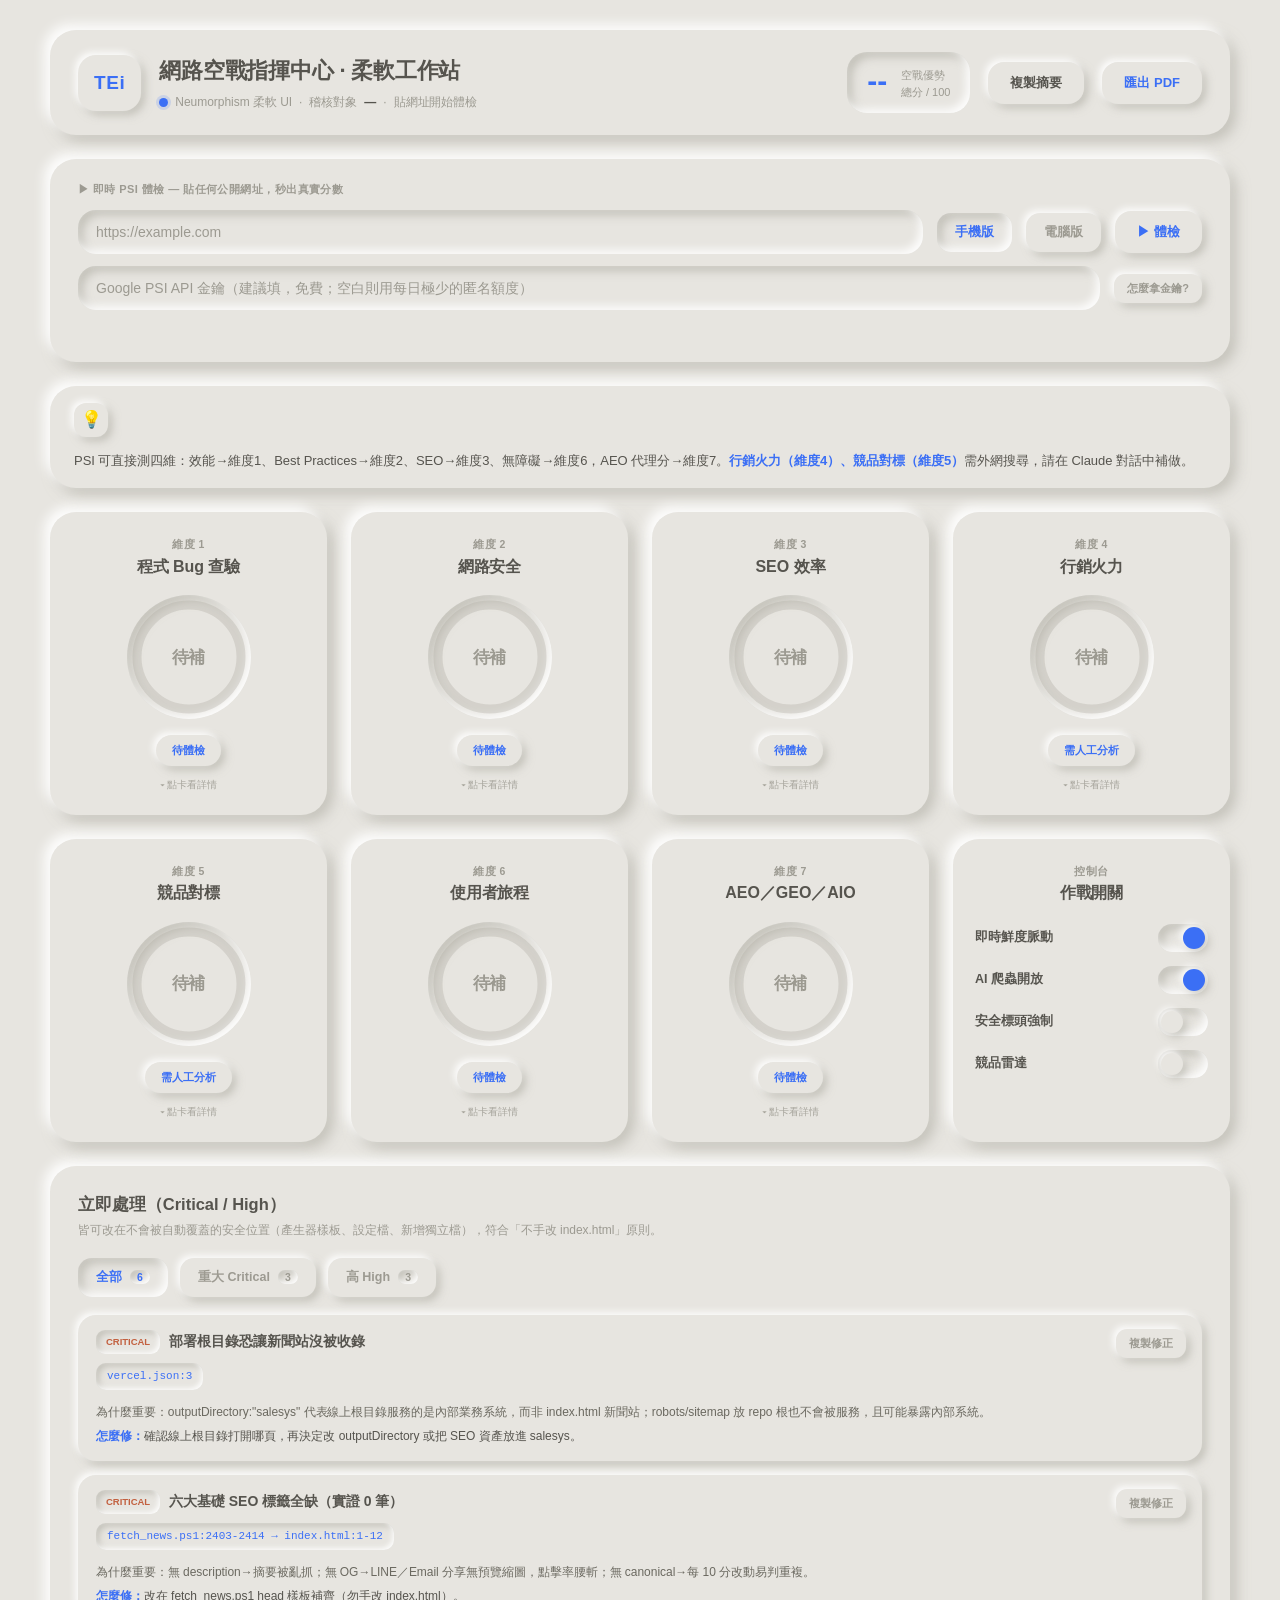
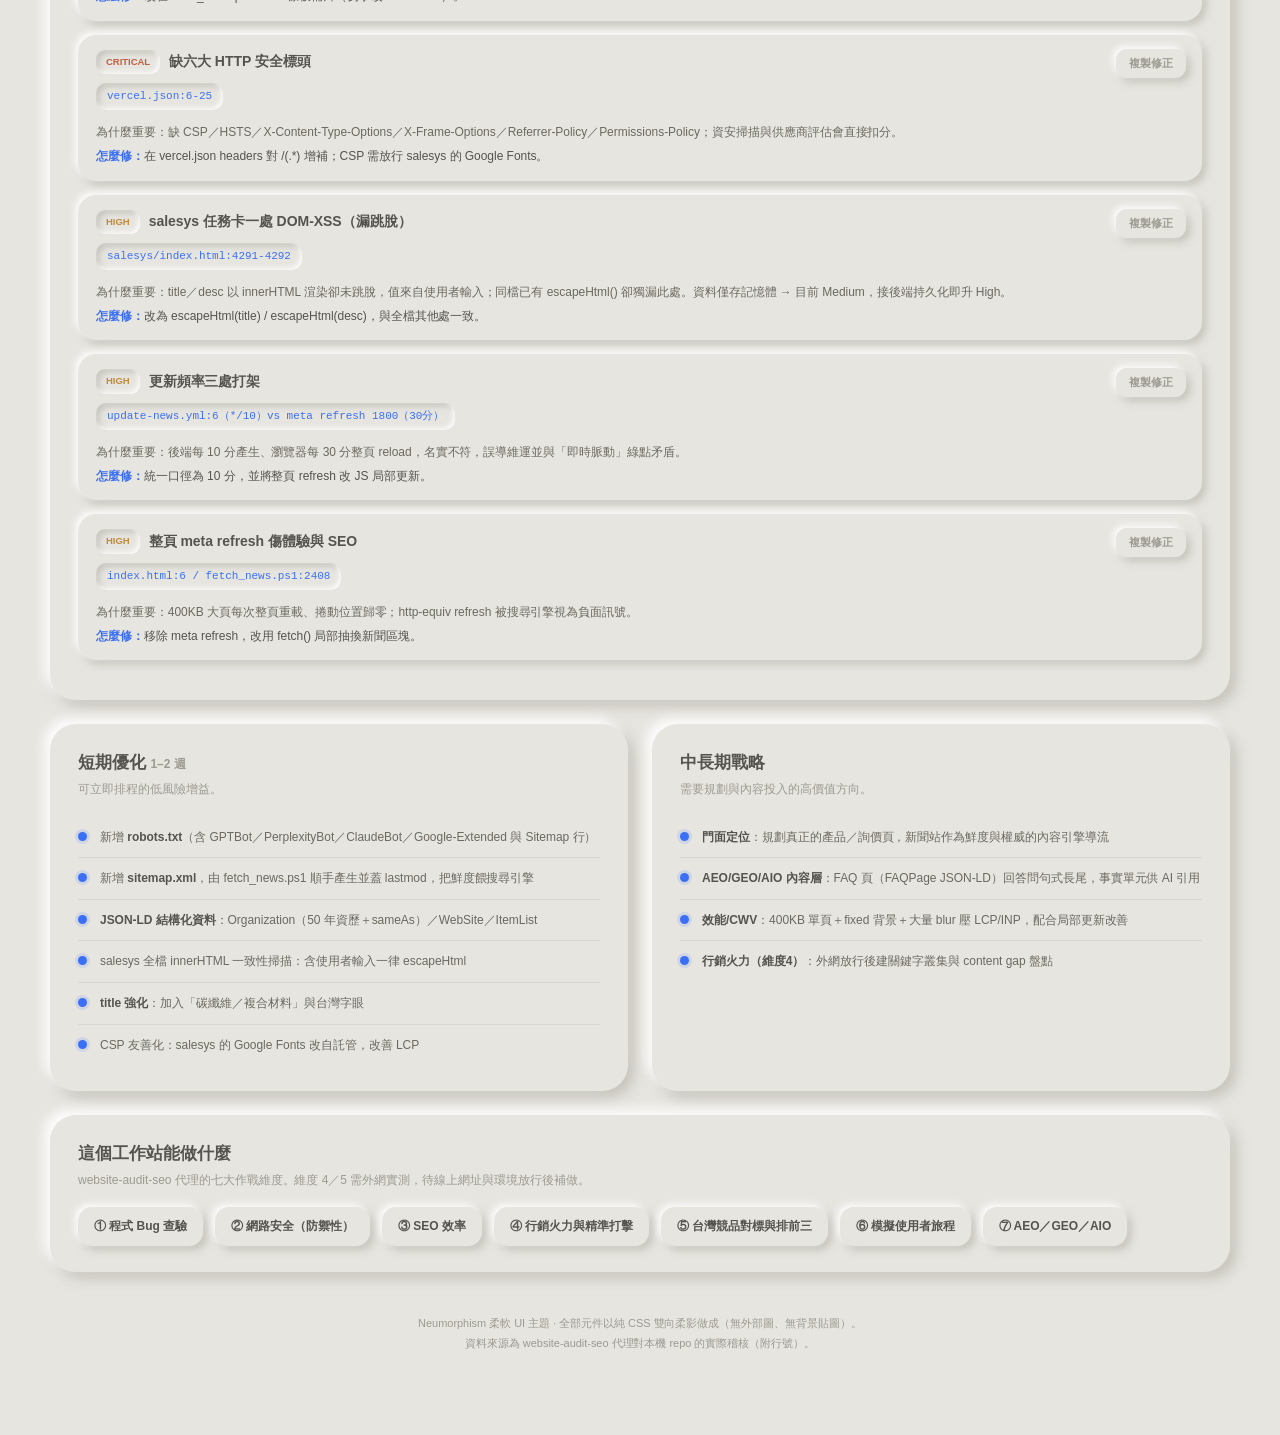
<file: salesys/audit-dashboard.html>
<!doctype html>
<html lang="zh-TW">
<head>
<meta charset="utf-8">
<meta name="viewport" content="width=device-width, initial-scale=1, viewport-fit=cover">
<title>TEi 網路空戰指揮中心 · 柔軟工作站</title>
<style>
 *{box-sizing:border-box;margin:0;padding:0}
 :root{
   /* Neumorphism 柔軟 UI —— 同色系 + 雙向柔影 + 藍色點綴 */
   --bg:#E7E5E0;
   --ink:#56544E;
   --mut:#9C9A91;
   --accent:#3B6FF5;
   --accent-2:#6E92F8;
   --hi:rgba(255,255,255,.92);
   --sh:rgba(166,164,153,.55);
   --raise:-6px -6px 12px var(--hi),6px 6px 14px var(--sh);
   --raise-sm:-3px -3px 7px var(--hi),4px 4px 9px var(--sh);
   --raise-lg:-9px -9px 18px var(--hi),9px 9px 20px var(--sh);
   --inset:inset -4px -4px 8px var(--hi),inset 5px 5px 10px var(--sh);
   --inset-sm:inset -2px -2px 5px var(--hi),inset 3px 3px 6px var(--sh);
 }
 html,body{overscroll-behavior-y:none}
 body{min-height:100vh;color:var(--ink);line-height:1.55;background:var(--bg);
   font-family:"Noto Sans TC","PingFang TC","Microsoft JhengHei","Inter",-apple-system,sans-serif;
   letter-spacing:-.002em;-webkit-font-smoothing:antialiased;padding:30px 22px 64px}
 .wrap{max-width:1180px;margin:0 auto}

 /* 柔軟卡 */
 .card{background:var(--bg);border-radius:26px;box-shadow:var(--raise)}

 /* 抬頭 */
 header.top{padding:22px 28px;margin-bottom:24px;display:flex;align-items:center;gap:18px;flex-wrap:wrap}
 .logo{height:56px;min-width:56px;border-radius:18px;padding:0 16px;display:flex;align-items:center;justify-content:center;
   font-weight:800;font-size:19px;letter-spacing:.03em;color:var(--accent);background:var(--bg);box-shadow:var(--raise-sm)}
 .htext h1{font-size:22px;font-weight:800;letter-spacing:-.01em;color:var(--ink)}
 .htext .sub{color:var(--mut);font-size:12px;display:flex;align-items:center;gap:7px;flex-wrap:wrap;margin-top:5px}
 .htext .sub b{color:var(--ink);font-weight:700}
 .dot{width:9px;height:9px;border-radius:50%;background:var(--accent);box-shadow:0 0 0 3px rgba(59,111,245,.16)}
 .spacer{flex:1}
 .total{display:flex;align-items:center;gap:14px;padding:12px 20px;border-radius:20px;box-shadow:var(--inset)}
 .total .gv{font-size:30px;font-weight:800;color:var(--accent);line-height:1}
 .total small{font-size:11px;color:var(--mut);display:block;margin-top:3px}

 /* ===== 柔軟按鈕：Default / Hover / Pressed / Disabled ===== */
 .btn{border:none;outline:none;cursor:pointer;font-family:inherit;font-weight:700;font-size:13px;color:var(--ink);
   background:var(--bg);padding:12px 22px;border-radius:16px;box-shadow:var(--raise-sm);
   transition:box-shadow .14s ease,color .14s ease,transform .05s ease;-webkit-tap-highlight-color:transparent}
 .btn:hover{box-shadow:var(--raise)}
 .btn:active{box-shadow:var(--inset-sm);color:var(--accent)}
 .btn.accent{color:var(--accent)}
 .btn:disabled{cursor:default;color:#BDBBB2;box-shadow:var(--raise-sm);opacity:.7}

 /* 分段篩選鍵：未選=凸起，選中=壓入(Pressed) */
 .seg{display:inline-flex;gap:12px;flex-wrap:wrap;margin-bottom:18px}
 .segbtn{border:none;outline:none;cursor:pointer;font-family:inherit;font-weight:700;font-size:12.5px;color:var(--mut);
   background:var(--bg);padding:11px 18px;border-radius:14px;box-shadow:var(--raise-sm);
   display:inline-flex;align-items:center;gap:8px;transition:box-shadow .14s,color .14s;-webkit-tap-highlight-color:transparent}
 .segbtn:hover{box-shadow:var(--raise)}
 .segbtn[aria-pressed="true"]{box-shadow:var(--inset);color:var(--accent)}
 .segbtn .cnt{min-width:20px;padding:1px 7px;border-radius:99px;font-size:10.5px;font-weight:800;
   background:var(--bg);box-shadow:var(--inset-sm);color:inherit}
 .segbtn[aria-pressed="true"] .cnt{color:var(--accent)}

 /* 七維柔軟卡 */
 .grid{display:grid;grid-template-columns:repeat(auto-fill,minmax(252px,1fr));gap:24px;margin-bottom:24px}
 .dcard{padding:24px 22px 22px;display:flex;flex-direction:column;align-items:center;text-align:center}
 .dcard .n{font-size:10.5px;color:var(--mut);font-weight:700;letter-spacing:.04em}
 .dcard .nm{font-size:16px;font-weight:800;margin:2px 0 16px;color:var(--ink)}
 /* 凹陷圓井 + 藍色進度環 + 中央數字 */
 .gauge{position:relative;width:124px;height:124px;border-radius:50%;box-shadow:var(--inset);
   display:grid;place-items:center;margin-bottom:16px}
 .gauge svg{position:absolute;inset:0}
 .gauge .gv{font-size:30px;font-weight:800;color:var(--ink);line-height:1}
 .gauge .gv small{font-size:12px;color:var(--mut);font-weight:700}
 .gauge .gv.na{font-size:17px;color:var(--mut)}
 .pill{font-size:11px;font-weight:800;padding:7px 16px;border-radius:99px;color:var(--mut);
   background:var(--bg);box-shadow:var(--raise-sm)}
 .pill.good{color:#3E8E6E} .pill.warn{color:#C08A3A} .pill.weak{color:#C2603F} .pill.accent{color:var(--accent)}

 /* 柔軟開關（呼應參考圖元件） */
 .ctrls{display:flex;flex-direction:column;gap:14px;width:100%;margin-top:2px}
 .ctrl{display:flex;align-items:center;justify-content:space-between;gap:12px;font-size:12.5px;font-weight:600;color:var(--ink)}
 .sw{width:50px;height:28px;border-radius:99px;box-shadow:var(--inset);position:relative;cursor:pointer;flex-shrink:0;transition:box-shadow .15s}
 .sw::after{content:'';position:absolute;top:3px;left:3px;width:22px;height:22px;border-radius:50%;
   background:var(--bg);box-shadow:var(--raise-sm);transition:left .18s ease,background .18s}
 .sw.on::after{left:25px;background:var(--accent)}

 /* 區塊 */
 section.card{padding:26px 28px;margin-bottom:24px}
 section h2{font-size:16.5px;font-weight:800;margin-bottom:4px;color:var(--ink)}
 section .desc{font-size:12px;color:var(--mut);margin-bottom:18px}

 /* 立即處理：每筆一條柔軟表格列 */
 .finding{padding:15px 18px;border-radius:18px;box-shadow:var(--raise-sm);margin-bottom:14px;background:var(--bg)}
 .finding .ttl{font-weight:800;font-size:14px;display:flex;gap:9px;align-items:center;flex-wrap:wrap;color:var(--ink)}
 .sev{font-size:9.5px;font-weight:800;padding:5px 10px;border-radius:9px;flex-shrink:0;box-shadow:var(--inset-sm)}
 .sev.c{color:#C2603F} .sev.h{color:#C08A3A}
 .finding .path{font-family:"JetBrains Mono",ui-monospace,Menlo,monospace;font-size:11px;color:var(--accent);margin:9px 0;
   background:var(--bg);display:inline-block;padding:5px 11px;border-radius:10px;box-shadow:var(--inset-sm)}
 .finding .why{font-size:12px;color:#6b6960;margin-top:4px}
 .finding .fix{font-size:12px;color:var(--ink);margin-top:5px}
 .finding .fix b{color:var(--accent)}

 .cols{display:grid;grid-template-columns:1fr 1fr;gap:24px}
 @media(max-width:760px){.cols{grid-template-columns:1fr}}
 ul.lst{list-style:none}
 ul.lst li{font-size:12px;padding:11px 0 11px 22px;position:relative;color:#6b6960;border-bottom:1px solid rgba(166,164,153,.22)}
 ul.lst li:last-child{border-bottom:none}
 ul.lst li:before{content:'';position:absolute;left:0;top:15px;width:9px;height:9px;border-radius:50%;
   background:var(--accent);box-shadow:0 0 0 3px rgba(59,111,245,.14)}
 ul.lst li b{color:var(--ink);font-weight:700}

 .caps{display:flex;flex-wrap:wrap;gap:12px}
 .cap{font-size:12px;font-weight:700;padding:10px 16px;border-radius:14px;color:var(--ink);background:var(--bg);box-shadow:var(--raise-sm)}

 /* 傻瓜功能用：小複製鍵、展開詳情、提示、複製成功提示（皆沿用柔軟UI） */
 .mini{border:none;outline:none;cursor:pointer;font-family:inherit;font-weight:700;font-size:11px;color:var(--mut);
   background:var(--bg);padding:7px 13px;border-radius:11px;box-shadow:var(--raise-sm);
   transition:box-shadow .12s,color .12s;-webkit-tap-highlight-color:transparent}
 .mini:hover{box-shadow:var(--raise);color:var(--accent)}
 .mini:active{box-shadow:var(--inset-sm);color:var(--accent)}
 .dcard{cursor:pointer}
 .dnote{max-height:0;overflow:hidden;width:100%;text-align:left;font-size:12px;color:#6b6960;border-radius:14px;
   transition:max-height .28s ease,margin .28s,padding .28s}
 .dcard.open .dnote{max-height:240px;margin-top:14px;padding:13px 15px;box-shadow:var(--inset-sm)}
 .exp{font-size:10px;color:var(--mut);margin-top:11px;opacity:.85}
 .finding{position:relative}
 .finding .copybtn{position:absolute;top:14px;right:16px}
 .hint{display:flex;align-items:center;gap:14px;flex-wrap:wrap;padding:17px 24px;margin-bottom:24px;font-size:13px;color:var(--ink)}
 .hint .ic{width:34px;height:34px;border-radius:12px;display:grid;place-items:center;flex-shrink:0;
   color:var(--accent);background:var(--bg);box-shadow:var(--raise-sm);font-size:17px}
 .hint b{color:var(--accent)}
 .toast{position:fixed;left:50%;bottom:34px;transform:translateX(-50%) translateY(20px);opacity:0;
   background:var(--bg);color:var(--accent);font-weight:800;font-size:13px;padding:13px 26px;border-radius:16px;
   box-shadow:var(--raise-lg);transition:opacity .2s,transform .2s;pointer-events:none;z-index:99}
 .toast.show{opacity:1;transform:translateX(-50%) translateY(0)}
 footer{text-align:center;color:var(--mut);font-size:11px;padding:18px;line-height:1.8}
 @media print{.btn,.seg,.mini,.hint,.toast{display:none}body{background:#fff}.dnote{max-height:none!important;padding:13px 15px!important;margin-top:14px!important}}
 /* URL 體檢列 */
 .url-row{display:flex;gap:14px;align-items:center;flex-wrap:wrap}
 input.urlinput{flex:1;min-width:200px;border:none;outline:none;font-family:inherit;
   font-size:14px;color:var(--ink);background:var(--bg);padding:14px 18px;border-radius:18px;
   box-shadow:var(--inset);-webkit-appearance:none;caret-color:var(--accent)}
 input.urlinput::placeholder{color:var(--mut)}
 input.urlinput:focus{box-shadow:var(--inset),0 0 0 2px rgba(59,111,245,.22)}
 .audit-status{font-size:12px;color:var(--mut);margin-top:12px;min-height:18px;transition:color .2s}
 .audit-status.ok{color:#3E8E6E}.audit-status.err{color:#C2603F}
 .spinner{display:inline-block;width:13px;height:13px;border:2px solid rgba(166,164,153,.5);
   border-top-color:var(--accent);border-radius:50%;animation:spin .7s linear infinite;vertical-align:middle;margin-right:6px}
 @keyframes spin{to{transform:rotate(360deg)}}
</style>
</head>
<body>
<div class="wrap">

  <header class="top card">
    <div class="logo">TEi</div>
    <div class="htext">
      <h1>網路空戰指揮中心 · 柔軟工作站</h1>
      <div class="sub"><span class="dot"></span> Neumorphism 柔軟 UI
        <span>·</span> 稽核對象 <b id="auditTarget">—</b>
        <span>·</span> <span id="auditDate">貼網址開始體檢</span></div>
    </div>
    <div class="spacer"></div>
    <div class="total"><div><span class="gv" id="totalScore">--</span></div><small>空戰優勢<br>總分 / 100</small></div>
    <button class="btn" id="btnCopyAll" type="button" title="複製整份摘要文字">複製摘要</button>
    <button class="btn accent" id="btnPrint" type="button" title="列印或另存 PDF">匯出 PDF</button>
  </header>

  <section class="card" style="padding:22px 28px;margin-bottom:24px">
    <div style="font-size:11px;font-weight:700;color:var(--mut);letter-spacing:.04em;margin-bottom:12px">▶ 即時 PSI 體檢 — 貼任何公開網址，秒出真實分數</div>
    <div class="url-row">
      <input type="url" id="urlInput" class="urlinput" placeholder="https://example.com" autocomplete="off" spellcheck="false">
      <button class="segbtn" type="button" data-strat="mobile" aria-pressed="true">手機版</button>
      <button class="segbtn" type="button" data-strat="desktop" aria-pressed="false">電腦版</button>
      <button class="btn accent" type="button" id="btnRun">▶ 體檢</button>
    </div>
    <div class="url-row" style="margin-top:12px">
      <input type="password" id="apiKey" class="urlinput" placeholder="Google PSI API 金鑰（建議填，免費；空白則用每日極少的匿名額度）" autocomplete="off" spellcheck="false">
      <button class="mini" type="button" id="btnKeyHelp" title="如何取得免費金鑰">怎麼拿金鑰?</button>
    </div>
    <div class="audit-status" id="auditStatus"></div>
    <div id="keyHelp" style="display:none;font-size:12px;color:#6b6960;margin-top:12px;padding:14px 16px;border-radius:14px;box-shadow:var(--inset-sm);line-height:1.9">
      <b style="color:var(--accent)">免費金鑰 3 步驟（約 1 分鐘）：</b><br>
      1. 開 <b>console.cloud.google.com/apis/credentials</b>，登入 Google 帳號<br>
      2. 上方「啟用 API」搜尋 <b>PageSpeed Insights API</b> 並啟用<br>
      3. 回 Credentials →「建立憑證」→「API 金鑰」→ 複製貼到上面欄位<br>
      <span style="color:var(--mut)">金鑰只存在你這台瀏覽器（localStorage），不會上傳。免費額度每天 25,000 次。</span>
    </div>
  </section>

  <div class="hint card">
    <span class="ic">💡</span>
    <div>PSI 可直接測四維：效能→維度1、Best Practices→維度2、SEO→維度3、無障礙→維度6，AEO 代理分→維度7。<b>行銷火力（維度4）、競品對標（維度5）</b>需外網搜尋，請在 Claude 對話中補做。</div>
  </div>

  <div class="grid" id="cards"></div>

  <section class="card">
    <h2>立即處理（Critical / High）</h2>
    <div class="desc">皆可改在不會被自動覆蓋的安全位置（產生器樣板、設定檔、新增獨立檔），符合「不手改 index.html」原則。</div>
    <div class="seg" id="fbar" role="group" aria-label="嚴重度篩選">
      <button class="segbtn" type="button" data-f="all" aria-pressed="true">全部<span class="cnt" id="cAll"></span></button>
      <button class="segbtn" type="button" data-f="C" aria-pressed="false">重大 Critical<span class="cnt" id="cC"></span></button>
      <button class="segbtn" type="button" data-f="H" aria-pressed="false">高 High<span class="cnt" id="cH"></span></button>
    </div>
    <div id="findings"></div>
  </section>

  <div class="cols">
    <section class="card">
      <h2>短期優化 <span style="font-size:12px;color:var(--mut);font-weight:600">1–2 週</span></h2>
      <div class="desc">可立即排程的低風險增益。</div>
      <ul class="lst" id="short"></ul>
    </section>
    <section class="card">
      <h2>中長期戰略</h2>
      <div class="desc">需要規劃與內容投入的高價值方向。</div>
      <ul class="lst" id="long"></ul>
    </section>
  </div>

  <section class="card">
    <h2>這個工作站能做什麼</h2>
    <div class="desc">website-audit-seo 代理的七大作戰維度。維度 4／5 需外網實測，待線上網址與環境放行後補做。</div>
    <div class="caps" id="caps"></div>
  </section>

  <footer>
    Neumorphism 柔軟 UI 主題 · 全部元件以純 CSS 雙向柔影做成（無外部圖、無背景貼圖）。<br>
    資料來源為 website-audit-seo 代理對本機 repo 的實際稽核（附行號）。
  </footer>

</div>

<script>
// === 七維資料（初始全空，體檢後填入真實 PSI 分數）===
let DIM=[
 {n:'維度 1',nm:'程式 Bug 查驗',v:null,tag:'待體檢',cls:'accent',note:'輸入網址按「▶ 體檢」，取得 Lighthouse 效能真實分數（LCP／CLS／TBT）。'},
 {n:'維度 2',nm:'網路安全',v:null,tag:'待體檢',cls:'accent',note:'輸入網址按「▶ 體檢」，取得 Lighthouse Best Practices 分數（HTTPS、安全標頭、過時 API）。'},
 {n:'維度 3',nm:'SEO 效率',v:null,tag:'待體檢',cls:'accent',note:'輸入網址按「▶ 體檢」，取得 Lighthouse SEO 分數（meta、robots、canonical、行動裝置友善）。'},
 {n:'維度 4',nm:'行銷火力',v:null,tag:'需人工分析',cls:'accent',note:'PSI 無法測量。需由 Claude 代理執行關鍵字叢集分析與 content gap 盤點。'},
 {n:'維度 5',nm:'競品對標',v:null,tag:'需人工分析',cls:'accent',note:'PSI 無法測量。需由 Claude 代理實測台灣同業（碳纖維／複合材料）排名與內容。'},
 {n:'維度 6',nm:'使用者旅程',v:null,tag:'待體檢',cls:'accent',note:'輸入網址按「▶ 體檢」，取得 Lighthouse 無障礙分數，作為使用者可用性代理指標。'},
 {n:'維度 7',nm:'AEO／GEO／AIO',v:null,tag:'待體檢',cls:'accent',note:'輸入網址按「▶ 體檢」，取得 AEO 代理分（結構化資料×40 + meta 描述×30 + 標題×30）。'},
];

// === 七維卡渲染（可重複呼叫） ===
function renderCards(){
 const r=52,cir=2*Math.PI*r;
 document.getElementById('cards').innerHTML=DIM.map(d=>{
  const pct=d.v==null?0:d.v,off=cir*(1-pct/100);
  const ring=`<svg width="124" height="124" viewBox="0 0 124 124">
    <circle cx="62" cy="62" r="${r}" fill="none" stroke="rgba(166,164,153,.30)" stroke-width="9"/>
    <circle cx="62" cy="62" r="${r}" fill="none" stroke="#3B6FF5" stroke-width="9" stroke-linecap="round"
      stroke-dasharray="${cir.toFixed(1)}" stroke-dashoffset="${off.toFixed(1)}" transform="rotate(-90 62 62)"/></svg>`;
  const val=d.v==null?'<span class="gv na">待補</span>':`<span class="gv">${d.v}<small>/100</small></span>`;
  return`<div class="card dcard" title="點我看詳情">
    <div class="n">${d.n}</div><div class="nm">${d.nm}</div>
    <div class="gauge">${ring}${val}</div>
    <span class="pill ${d.cls}">${d.tag}</span>
    <div class="exp">▾ 點卡看詳情</div>
    <div class="dnote">${d.note}</div></div>`;
 }).join('')
  +`<div class="card dcard" style="align-items:stretch">
     <div class="n" style="text-align:center">控制台</div><div class="nm" style="text-align:center">作戰開關</div>
     <div class="ctrls">
       <div class="ctrl">即時鮮度脈動<span class="sw on" data-sw></span></div>
       <div class="ctrl">AI 爬蟲開放<span class="sw on" data-sw></span></div>
       <div class="ctrl">安全標頭強制<span class="sw" data-sw></span></div>
       <div class="ctrl">競品雷達<span class="sw" data-sw></span></div>
     </div></div>`;
 document.querySelectorAll('[data-sw]').forEach(s=>s.addEventListener('click',()=>s.classList.toggle('on')));
}
renderCards();

// === 更新總分 ===
function updateTotal(){
 const scored=DIM.filter(d=>d.v!=null);
 const el=document.getElementById('totalScore');
 if(!scored.length){el.textContent='--';return;}
 el.textContent=Math.round(scored.reduce((a,d)=>a+d.v,0)/scored.length);
}
updateTotal();

// === 問題清單 ===
const F=[
 {s:'C',t:'部署根目錄恐讓新聞站沒被收錄',p:'vercel.json:3',why:'outputDirectory:"salesys" 代表線上根目錄服務的是內部業務系統，而非 index.html 新聞站；robots/sitemap 放 repo 根也不會被服務，且可能暴露內部系統。',fix:'確認線上根目錄打開哪頁，再決定改 outputDirectory 或把 SEO 資產放進 salesys。'},
 {s:'C',t:'六大基礎 SEO 標籤全缺（實證 0 筆）',p:'fetch_news.ps1:2403-2414 → index.html:1-12',why:'無 description→摘要被亂抓；無 OG→LINE／Email 分享無預覽縮圖，點擊率腰斬；無 canonical→每 10 分改動易判重複。',fix:'改在 fetch_news.ps1 head 樣板補齊（勿手改 index.html）。'},
 {s:'C',t:'缺六大 HTTP 安全標頭',p:'vercel.json:6-25',why:'缺 CSP／HSTS／X-Content-Type-Options／X-Frame-Options／Referrer-Policy／Permissions-Policy；資安掃描與供應商評估會直接扣分。',fix:'在 vercel.json headers 對 /(.*) 增補；CSP 需放行 salesys 的 Google Fonts。'},
 {s:'H',t:'salesys 任務卡一處 DOM-XSS（漏跳脫）',p:'salesys/index.html:4291-4292',why:'title／desc 以 innerHTML 渲染卻未跳脫，值來自使用者輸入；同檔已有 escapeHtml() 卻獨漏此處。資料僅存記憶體 → 目前 Medium，接後端持久化即升 High。',fix:'改為 escapeHtml(title) / escapeHtml(desc)，與全檔其他處一致。'},
 {s:'H',t:'更新頻率三處打架',p:'update-news.yml:6（*/10）vs meta refresh 1800（30分）',why:'後端每 10 分產生、瀏覽器每 30 分整頁 reload，名實不符，誤導維運並與「即時脈動」綠點矛盾。',fix:'統一口徑為 10 分，並將整頁 refresh 改 JS 局部更新。'},
 {s:'H',t:'整頁 meta refresh 傷體驗與 SEO',p:'index.html:6 / fetch_news.ps1:2408',why:'400KB 大頁每次整頁重載、捲動位置歸零；http-equiv refresh 被搜尋引擎視為負面訊號。',fix:'移除 meta refresh，改用 fetch() 局部抽換新聞區塊。'},
];
function renderFindings(filter){
 const list=filter==='all'?F:F.filter(f=>f.s===filter);
 document.getElementById('findings').innerHTML=list.map((f,i)=>{
  const gi=F.indexOf(f),cls=f.s==='C'?'c':'h',lab=f.s==='C'?'CRITICAL':'HIGH';
  return`<div class="finding"><div class="ttl"><span class="sev ${cls}">${lab}</span>${f.t}</div>
   <button class="mini copybtn" type="button" data-fix="${gi}">複製修正</button>
   <div class="path">${f.p}</div><div class="why">為什麼重要：${f.why}</div>
   <div class="fix"><b>怎麼修：</b>${f.fix}</div></div>`;
 }).join('');
}
renderFindings('all');
document.getElementById('cAll').textContent=F.length;
document.getElementById('cC').textContent=F.filter(f=>f.s==='C').length;
document.getElementById('cH').textContent=F.filter(f=>f.s==='H').length;
document.getElementById('fbar').addEventListener('click',function(e){
 const b=e.target.closest('.segbtn');if(!b)return;
 this.querySelectorAll('.segbtn').forEach(t=>t.setAttribute('aria-pressed',t===b));
 renderFindings(b.dataset.f);
});

// === 工具函式 ===
let _t;
function toast(msg){let el=document.getElementById('toast');
 if(!el){el=document.createElement('div');el.id='toast';el.className='toast';document.body.appendChild(el);}
 el.textContent=msg;el.classList.add('show');clearTimeout(_t);_t=setTimeout(()=>el.classList.remove('show'),1600);}
function copyText(txt){
 if(navigator.clipboard&&navigator.clipboard.writeText){
   navigator.clipboard.writeText(txt).then(()=>toast('已複製 ✓')).catch(()=>fallbackCopy(txt));
 }else fallbackCopy(txt);
}
function fallbackCopy(txt){const ta=document.createElement('textarea');ta.value=txt;ta.style.position='fixed';ta.style.opacity='0';
 document.body.appendChild(ta);ta.select();try{document.execCommand('copy');toast('已複製 ✓')}catch(e){toast('請手動複製')}document.body.removeChild(ta);}

document.getElementById('btnPrint').addEventListener('click',()=>window.print());

document.getElementById('findings').addEventListener('click',function(e){
 const b=e.target.closest('.copybtn');if(!b)return;
 const f=F[+b.dataset.fix];
 copyText(`【${f.s==='C'?'重大':'高'}】${f.t}\n檔案：${f.p}\n怎麼修：${f.fix}`);
});

document.getElementById('cards').addEventListener('click',function(e){
 if(e.target.closest('[data-sw]'))return;
 const c=e.target.closest('.dcard');if(!c||!c.querySelector('.dnote'))return;
 c.classList.toggle('open');
 const ex=c.querySelector('.exp');if(ex)ex.textContent=c.classList.contains('open')?'▴ 收起':'▾ 點卡看詳情';
});

document.getElementById('btnCopyAll').addEventListener('click',function(){
 const target=document.getElementById('auditTarget').textContent;
 const date=document.getElementById('auditDate').textContent;
 const score=document.getElementById('totalScore').textContent;
 let s=`TEi 網路空戰體檢摘要\n稽核對象：${target} ｜ 日期：${date}\n空戰優勢總分：${score} / 100\n\n── 七大維度 ──\n`;
 DIM.forEach(d=>{s+=`${d.n} ${d.nm}：${d.v==null?'待補':d.v+'/100'}（${d.tag}）\n  ${d.note}\n`;});
 s+='\n── 立即處理 ──\n';
 F.forEach((f,i)=>{s+=`${i+1}.【${f.s==='C'?'重大':'高'}】${f.t}\n   檔案：${f.p}\n   怎麼修：${f.fix}\n`;});
 copyText(s);
});

const SHORT=['新增 <b>robots.txt</b>（含 GPTBot／PerplexityBot／ClaudeBot／Google-Extended 與 Sitemap 行）',
 '新增 <b>sitemap.xml</b>，由 fetch_news.ps1 順手產生並蓋 lastmod，把鮮度餵搜尋引擎',
 '<b>JSON-LD 結構化資料</b>：Organization（50 年資歷＋sameAs）／WebSite／ItemList',
 'salesys 全檔 innerHTML 一致性掃描：含使用者輸入一律 escapeHtml',
 '<b>title 強化</b>：加入「碳纖維／複合材料」與台灣字眼',
 'CSP 友善化：salesys 的 Google Fonts 改自託管，改善 LCP'];
const LONG=['<b>門面定位</b>：規劃真正的產品／詢價頁，新聞站作為鮮度與權威的內容引擎導流',
 '<b>AEO/GEO/AIO 內容層</b>：FAQ 頁（FAQPage JSON-LD）回答問句式長尾，事實單元供 AI 引用',
 '<b>效能/CWV</b>：400KB 單頁＋fixed 背景＋大量 blur 壓 LCP/INP，配合局部更新改善',
 '<b>行銷火力（維度4）</b>：外網放行後建關鍵字叢集與 content gap 盤點'];
document.getElementById('short').innerHTML=SHORT.map(x=>`<li>${x}</li>`).join('');
document.getElementById('long').innerHTML=LONG.map(x=>`<li>${x}</li>`).join('');

const CAPS=['① 程式 Bug 查驗','② 網路安全（防禦性）','③ SEO 效率','④ 行銷火力與精準打擊','⑤ 台灣競品對標與排前三','⑥ 模擬使用者旅程','⑦ AEO／GEO／AIO'];
document.getElementById('caps').innerHTML=CAPS.map(c=>`<span class="cap">${c}</span>`).join('');

// === URL 即時 PSI 體檢 ===
function tagFor(v){
 if(v>=80)return{tag:'良好',cls:'good'};
 if(v>=60)return{tag:'待強化',cls:'warn'};
 return{tag:'弱',cls:'weak'};
}

async function doAudit(){
 let url=document.getElementById('urlInput').value.trim();
 if(!url){toast('請先貼入網址');return;}
 if(!/^https?:\/\//i.test(url))url='https://'+url;

 const stratBtn=document.querySelector('[data-strat][aria-pressed="true"]');
 const strategy=stratBtn?stratBtn.dataset.strat:'mobile';
 const st=document.getElementById('auditStatus');
 const btn=document.getElementById('btnRun');
 const apiKey=document.getElementById('apiKey').value.trim();
 if(apiKey)localStorage.setItem('psiKey',apiKey);

 btn.disabled=true;
 st.className='audit-status';
 st.innerHTML='<span class="spinner"></span>呼叫 Google PageSpeed Insights 中（約 20–40 秒，請稍候）…';

 try{
   const keyParam=apiKey?`&key=${encodeURIComponent(apiKey)}`:'';
   const ep=`https://www.googleapis.com/pagespeedonline/v5/runPagespeed?url=${encodeURIComponent(url)}&strategy=${strategy}&category=performance&category=seo&category=best-practices&category=accessibility${keyParam}`;
   const res=await fetch(ep);
   if(!res.ok){
     let msg=`HTTP ${res.status}`;
     try{const j=await res.json();if(j.error?.message)msg=j.error.message;}catch(e){}
     throw new Error(msg);
   }
   const data=await res.json();
   const cats=data.lighthouseResult.categories;
   const au=data.lighthouseResult.audits;

   const perf =Math.round((cats.performance?.score??0)*100);
   const seo  =Math.round((cats.seo?.score??0)*100);
   const bp   =Math.round((cats['best-practices']?.score??0)*100);
   const a11y =Math.round((cats.accessibility?.score??0)*100);

   // AEO 代理：結構化資料×40 + meta 描述×30 + 標題×30
   const aeo=Math.min(100,Math.round(
     (au['structured-data']?.score??0)*40+
     (au['meta-description']?.score??0)*30+
     (au['document-title']?.score??0)*30
   ));

   const lcpD=au['largest-contentful-paint']?.displayValue||'—';
   const clsD=au['cumulative-layout-shift']?.displayValue||'—';
   const tbtD=au['total-blocking-time']?.displayValue||'—';

   function upd(i,v,note){
     DIM[i].v=v;
     const t=tagFor(v);DIM[i].tag=t.tag;DIM[i].cls=t.cls;
     if(note)DIM[i].note=note;
   }
   upd(0,perf, `Lighthouse 效能 ${perf} 分。LCP ${lcpD}、CLS ${clsD}、TBT ${tbtD}。`);
   upd(1,bp,   `Lighthouse Best Practices ${bp} 分（HTTPS、過時 API、安全最佳實務）。`);
   upd(2,seo,  `Lighthouse SEO ${seo} 分（meta、robots、canonical、行動裝置友善性）。`);
   upd(5,a11y, `Lighthouse 無障礙 ${a11y} 分，作為使用者可用性的代理指標。`);
   upd(6,aeo,  `AEO 代理分 ${aeo}（結構化資料×40 + meta 描述×30 + 標題×30，PSI 可測範圍）。`);
   // DIM[3]行銷、DIM[4]競品 維持 null，需外網補做

   renderCards();
   updateTotal();

   const d=new Date();
   const nowDate=`${d.getFullYear()}-${String(d.getMonth()+1).padStart(2,'0')}-${String(d.getDate()).padStart(2,'0')}`;
   const nowTime=`${String(d.getHours()).padStart(2,'0')}:${String(d.getMinutes()).padStart(2,'0')}`;
   let host=url;try{host=new URL(url).hostname;}catch(e){}

   st.className='audit-status ok';
   st.textContent=`✓ 體檢完成 — ${host} ／ ${strategy==='mobile'?'手機版':'電腦版'} ／ ${nowDate} ${nowTime}`;
   document.getElementById('auditTarget').textContent=host;
   document.getElementById('auditDate').textContent=nowDate;

 }catch(e){
   st.className='audit-status err';
   if(/quota|Queries per day|rateLimitExceeded/i.test(e.message)){
     st.innerHTML='✗ Google 匿名額度今天用完了。請在上面欄位填一支<b>免費 API 金鑰</b>（按「怎麼拿金鑰?」看 1 分鐘教學），填完即可繼續無限體檢。';
     document.getElementById('keyHelp').style.display='block';
     document.getElementById('apiKey').focus();
   }else{
     st.textContent=`✗ 體檢失敗：${e.message}。請確認網址正確且可公開存取。`;
   }
 }finally{
   btn.disabled=false;
 }
}

// 手機版 / 電腦版切換
document.querySelectorAll('[data-strat]').forEach(b=>{
 b.addEventListener('click',function(){
   document.querySelectorAll('[data-strat]').forEach(t=>t.setAttribute('aria-pressed','false'));
   this.setAttribute('aria-pressed','true');
 });
});

// 還原已存的金鑰、金鑰教學開關
const savedKey=localStorage.getItem('psiKey');
if(savedKey)document.getElementById('apiKey').value=savedKey;
document.getElementById('btnKeyHelp').addEventListener('click',()=>{
 const h=document.getElementById('keyHelp');
 h.style.display=h.style.display==='none'?'block':'none';
});

document.getElementById('btnRun').addEventListener('click',doAudit);
document.getElementById('urlInput').addEventListener('keydown',e=>{if(e.key==='Enter')doAudit();});
document.getElementById('apiKey').addEventListener('keydown',e=>{if(e.key==='Enter')doAudit();});
</script>
</body>
</html>
</file>
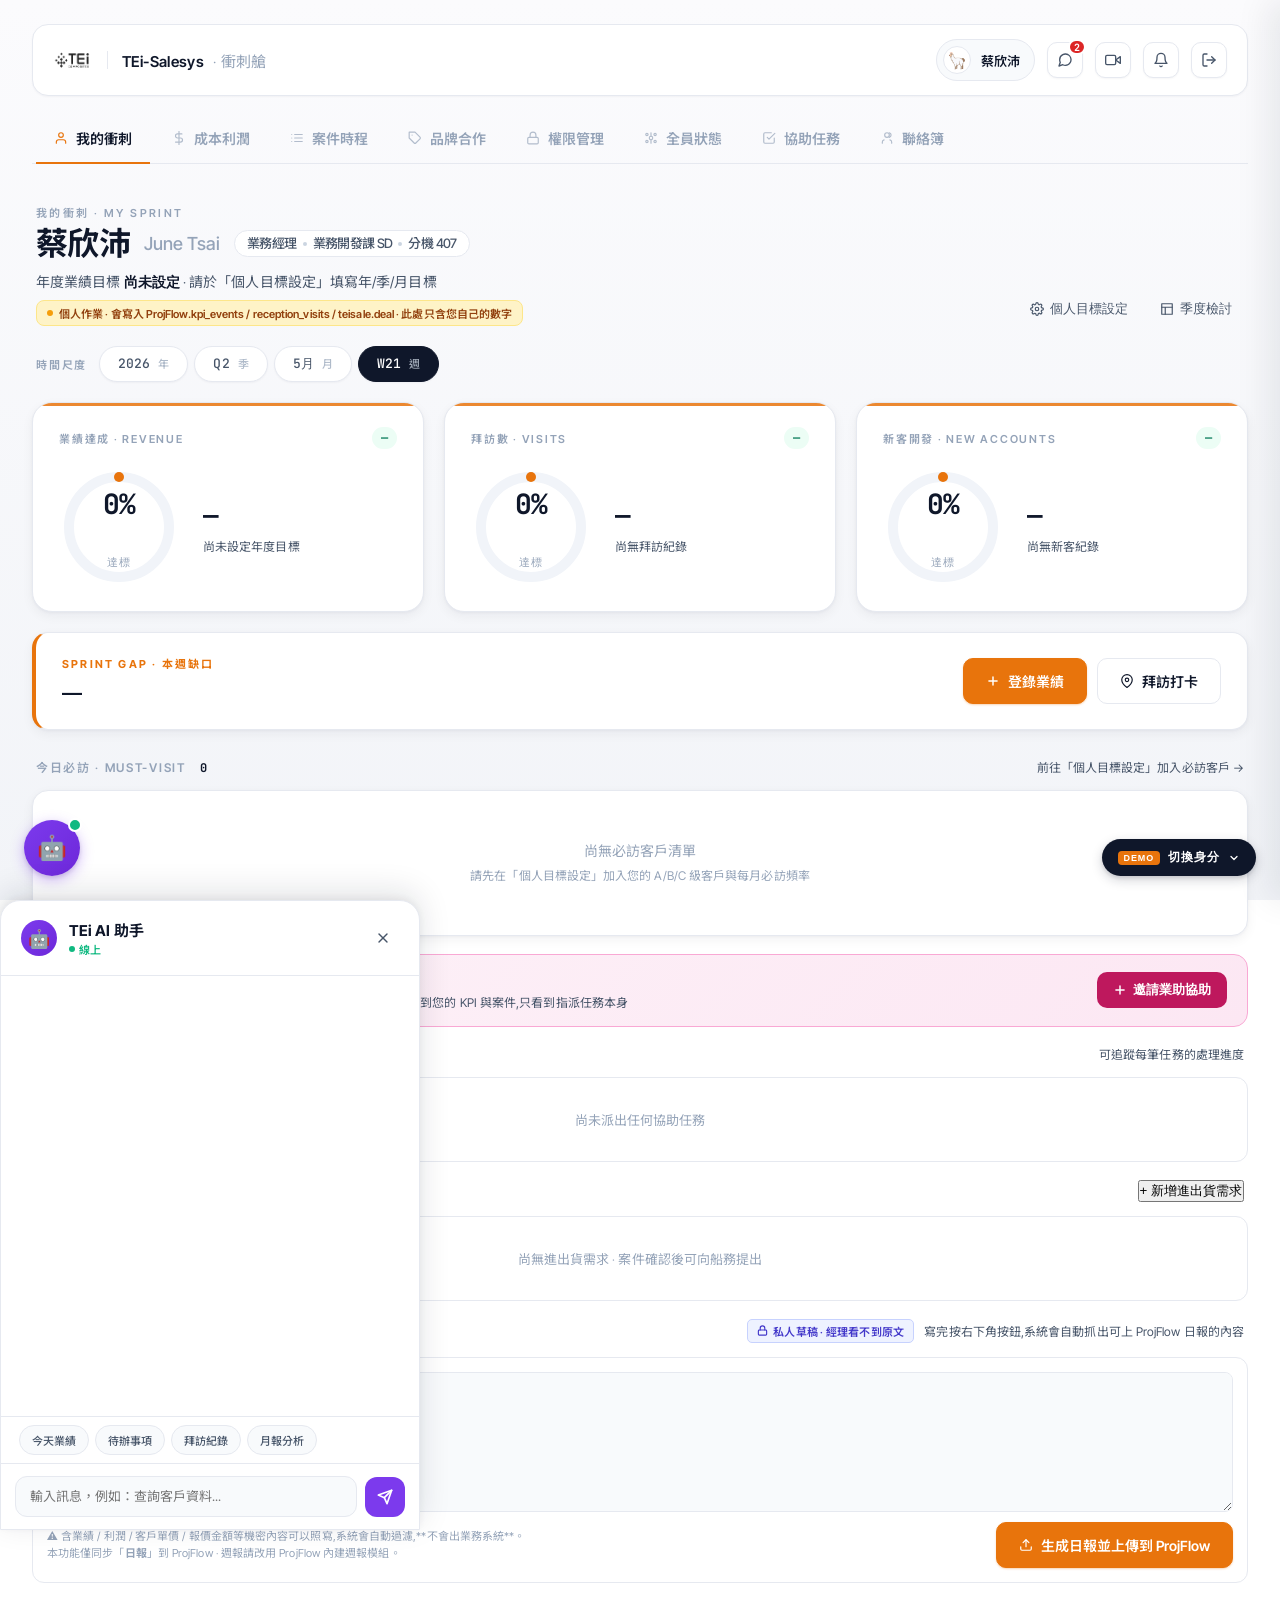
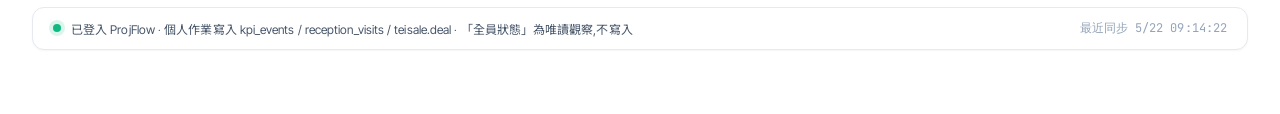
<file: salesys/sprint.html>
<!DOCTYPE html>
<html lang="zh-Hant">
<head>
<meta charset="UTF-8" />
<meta name="viewport" content="width=device-width, initial-scale=1.0" />
<title>TEi-Salesys ‧ 衝刺艙</title>
<link rel="icon" type="image/svg+xml" href="favicon.svg" />
<link rel="preconnect" href="https://fonts.googleapis.com" />
<link rel="preconnect" href="https://fonts.gstatic.com" crossorigin />
<link href="https://fonts.googleapis.com/css2?family=Inter+Tight:wght@400;500;600;700&family=JetBrains+Mono:wght@500;600;700&family=Noto+Sans+TC:wght@400;500;700&display=swap" rel="stylesheet" />
<style>
  :root{
    --bg-0:#FBFBFD;
    --bg-1:#F2F4F8;
    --surface:#FFFFFF;
    --surface-soft:#F8FAFC;
    --border:#E6E9F0;
    --border-strong:#CBD3DE;

    --text:#0F172A;
    --text-sub:#475569;
    --text-muted:#94A3B8;
    --text-dim:#CBD5E1;

    --accent:#E8740C;
    --accent-soft:#FFF7ED;
    --accent-border:#FED7AA;
    --accent-dark:#C2410C;

    --ok:#10B981;
    --warning:#F59E0B;
    --danger:#DC2626;

    --tier-a:#EAB308;
    --tier-b:#2563EB;
    --tier-c:#64748B;

    --confidential:#7C3AED;

    --font-sans:"Inter Tight","Noto Sans TC","PingFang TC","Microsoft JhengHei",sans-serif;
    --font-mono:"JetBrains Mono",ui-monospace,Menlo,monospace;

    --shadow-sm:0 1px 2px rgba(15,23,42,0.04);
    --shadow-md:0 1px 3px rgba(15,23,42,0.04), 0 4px 12px rgba(15,23,42,0.05);
    --shadow-lg:0 4px 6px rgba(15,23,42,0.03), 0 12px 24px rgba(15,23,42,0.08);
  }

  *,*::before,*::after{box-sizing:border-box;margin:0;padding:0;}
  html,body{height:100%;}
  body{
    font-family:var(--font-sans);
    color:var(--text);
    background:linear-gradient(180deg, var(--bg-0) 0%, var(--bg-1) 100%);
    background-attachment:fixed;
    min-height:100vh;
    letter-spacing:0.005em;
    -webkit-font-smoothing:antialiased;
  }

  .app{max-width:1440px;margin:0 auto;padding:24px 32px 64px;}

  /* ===== TOP BAR ===== */
  .topbar{
    display:flex;align-items:center;justify-content:space-between;
    padding:14px 20px;
    background:var(--surface);
    border:1px solid var(--border);
    border-radius:16px;
    box-shadow:var(--shadow-sm);
  }
  .brand{display:flex;align-items:center;gap:14px;}
  .brand img{height:26px;width:auto;filter:brightness(0);opacity:0.85;}
  .brand .sep{width:1px;height:18px;background:var(--border);}
  .brand .app-name{font-weight:600;font-size:15px;letter-spacing:0.02em;}
  .brand .app-name span{color:var(--text-muted);font-weight:400;margin-left:6px;}

  .topbar-right{display:flex;align-items:center;gap:12px;}

  .persona-switch{
    display:flex;gap:2px;padding:3px;
    background:var(--surface-soft);border:1px solid var(--border);border-radius:999px;
    font-size:12px;
  }
  .persona-switch button{
    background:transparent;border:0;color:var(--text-sub);
    padding:6px 10px;border-radius:999px;cursor:pointer;
    font-family:var(--font-sans);font-weight:500;
    display:flex;align-items:center;gap:5px;transition:all 0.15s ease;
  }
  .persona-switch button:hover{color:var(--text);}
  .persona-switch button.active{background:var(--surface);color:var(--text);box-shadow:var(--shadow-sm);}
  .persona-switch .emoji{font-size:14px;}
  .persona-switch .tier-tag{
    font-size:10px;padding:1px 5px;border-radius:4px;
    background:var(--surface-soft);color:var(--text-muted);
    font-family:var(--font-mono);font-weight:600;letter-spacing:0.05em;
  }
  .tier-staff{color:#64748B;background:#F1F5F9;}
  .tier-supervisor{color:#0891B2;background:#CFFAFE;}
  .tier-manager{color:#C2410C;background:#FFEDD5;}
  .tier-exec{color:#7C3AED;background:#EDE9FE;}
  .tier-assistant{color:#BE185D;background:#FCE7F3;}
  .tier-shipping{color:#0F766E;background:#CCFBF1;}

  /* ===== DEMO FLOATER (右下角浮動切換器) ===== */
  .demo-floater{
    position:fixed; bottom:24px; right:24px; z-index:100;
    font-family:var(--font-sans);
  }
  .demo-btn{
    display:flex;align-items:center;gap:8px;
    padding:10px 16px;
    background:var(--text);color:var(--surface);
    border:0;border-radius:999px;
    font-size:12px;font-weight:600;letter-spacing:0.08em;
    cursor:pointer;
    box-shadow:0 4px 12px rgba(15,23,42,0.18), 0 2px 4px rgba(15,23,42,0.12);
    transition:all 0.15s ease;
  }
  .demo-btn:hover{transform:translateY(-2px);box-shadow:0 6px 18px rgba(15,23,42,0.22), 0 2px 4px rgba(15,23,42,0.12);}
  .demo-btn .demo-tag{
    font-size:9px;padding:2px 6px;border-radius:4px;
    background:var(--accent);color:#fff;letter-spacing:0.1em;
  }
  .demo-dropdown{
    position:absolute;bottom:calc(100% + 10px);right:0;
    min-width:240px;
    background:var(--surface);border:1px solid var(--border);
    border-radius:12px;box-shadow:var(--shadow-lg);
    padding:6px;
    display:none;
  }
  .demo-dropdown[data-open="true"]{display:block;}
  .demo-dropdown .head{
    padding:8px 12px 6px;
    font-size:10px;letter-spacing:0.12em;text-transform:uppercase;
    color:var(--text-muted);font-weight:600;
    border-bottom:1px solid var(--border);margin-bottom:4px;
  }
  .demo-dropdown button{
    display:flex;align-items:center;gap:10px;width:100%;
    padding:8px 12px;border:0;background:transparent;
    border-radius:8px;cursor:pointer;
    font-family:var(--font-sans);font-size:13px;color:var(--text);
    text-align:left;
  }
  .demo-dropdown button:hover{background:var(--surface-soft);}
  .demo-dropdown button.active{background:var(--accent-soft);}
  .demo-dropdown .emo{font-size:16px;}
  .demo-dropdown .name{font-weight:600;flex:1;}
  .demo-dropdown .ttl{font-size:11px;color:var(--text-muted);}
  .demo-dropdown .tier-tag{
    font-size:9px;padding:2px 6px;border-radius:4px;
    font-family:var(--font-mono);font-weight:600;letter-spacing:0.06em;
  }
  .demo-foot{padding:8px 12px 4px;font-size:10px;color:var(--text-muted);border-top:1px solid var(--border);margin-top:4px;}
  .demo-dropdown .demo-reset{
    border-top:1px dashed var(--border);
    margin-top:4px;padding:10px 12px;
    color:var(--text-sub);font-size:12px;font-weight:500;
    justify-content:center;background:transparent;
  }
  .demo-dropdown .demo-reset:hover{background:var(--surface-soft);color:var(--text);}
  .demo-dropdown .empty-note{
    padding:18px 12px;font-size:11px;color:var(--text-muted);
    text-align:center;font-style:italic;
  }

  .user-chip{
    display:flex;align-items:center;gap:10px;
    padding:6px 14px 6px 6px;
    background:var(--surface-soft);
    border:1px solid var(--border);
    border-radius:999px;font-size:13px;
  }
  .avatar-emoji{
    width:28px;height:28px;border-radius:50%;
    background:var(--surface);border:1px solid var(--border);
    display:grid;place-items:center;font-size:16px;
  }
  .icon-btn{
    width:36px;height:36px;border-radius:10px;
    background:var(--surface);border:1px solid var(--border);
    display:grid;place-items:center;color:var(--text-sub);cursor:pointer;
    transition:all 0.15s ease;box-shadow:var(--shadow-sm);
  }
  .icon-btn:hover{color:var(--text);border-color:var(--border-strong);}

  /* ===== NAV TABS ===== */
  .nav-tabs{
    display:flex;gap:4px;margin:20px 0 8px;padding:0 4px;
    border-bottom:1px solid var(--border);
  }
  .nav-tabs button{
    background:transparent;border:0;
    padding:12px 18px 14px;
    font-family:var(--font-sans);font-size:14px;font-weight:600;
    color:var(--text-muted);cursor:pointer;
    border-bottom:2px solid transparent;
    margin-bottom:-1px;
    transition:all 0.15s ease;
    display:flex;align-items:center;gap:8px;
  }
  .nav-tabs button:hover{color:var(--text-sub);}
  .nav-tabs button.active{color:var(--text);border-bottom-color:var(--accent);}
  .nav-tabs button[hidden]{display:none;}
  .nav-tabs .tab-icon{width:14px;height:14px;opacity:0.7;}
  .nav-tabs button.active .tab-icon{opacity:1;color:var(--accent);}

  /* ===== PAGE ===== */
  .page{display:none;padding-top:18px;}
  .page.active{display:block;}

  /* ===== PERSONAL HEADER ===== */
  .me-header{
    display:flex;align-items:flex-end;justify-content:space-between;
    margin:14px 4px 20px;gap:24px;
  }
  .me-title{
    font-size:11px;letter-spacing:0.22em;text-transform:uppercase;
    color:var(--text-muted);font-weight:600;margin-bottom:6px;
  }
  .me-name{
    font-family:var(--font-sans);
    font-size:32px;font-weight:700;line-height:1.1;
    letter-spacing:-0.02em;
    display:flex;align-items:center;gap:14px;flex-wrap:wrap;
  }
  .me-name .en{color:var(--text-muted);font-size:18px;font-weight:500;letter-spacing:0;}
  .me-meta{
    display:inline-flex;align-items:center;gap:6px;
    font-size:13px;font-weight:500;
    padding:5px 12px;border-radius:999px;
    background:var(--surface);border:1px solid var(--border);
    color:var(--text-sub);
  }
  .me-meta .dot{width:4px;height:4px;border-radius:50%;background:var(--text-dim);}
  .me-sub{
    color:var(--text-sub);font-size:14px;margin-top:10px;
  }
  .me-sub strong{color:var(--text);font-weight:600;font-family:var(--font-mono);}
  .me-actions{display:flex;gap:8px;flex-shrink:0;}
  .me-actions .btn-text{
    background:transparent;border:0;color:var(--text-sub);
    font-size:13px;font-weight:500;cursor:pointer;
    padding:8px 12px;border-radius:8px;
    display:flex;align-items:center;gap:6px;
  }
  .me-actions .btn-text:hover{background:var(--surface);color:var(--text);}

  /* ===== PERIOD ===== */
  .period-bar{display:flex;align-items:center;gap:12px;margin-bottom:20px;padding:0 4px;}
  .period-label{font-size:11px;color:var(--text-muted);letter-spacing:0.16em;text-transform:uppercase;font-weight:600;}
  .period-pills{display:flex;gap:6px;}
  .pill{
    padding:8px 18px;border-radius:999px;
    background:var(--surface);border:1px solid var(--border);
    color:var(--text-sub);font-size:13px;font-weight:500;
    cursor:pointer;transition:all 0.15s ease;
    font-family:var(--font-mono);box-shadow:var(--shadow-sm);
  }
  .pill:hover{color:var(--text);border-color:var(--border-strong);}
  .pill.active{background:var(--text);color:var(--surface);border-color:var(--text);}
  .pill .kbd{font-family:var(--font-sans);font-size:11px;color:var(--text-muted);margin-left:8px;opacity:0.75;}
  .pill.active .kbd{color:var(--text-dim);}

  /* ===== KPI ===== */
  .kpi-grid{display:grid;grid-template-columns:repeat(3,1fr);gap:20px;margin-bottom:20px;}
  .kpi-card{
    position:relative;background:var(--surface);border:1px solid var(--border);
    border-radius:20px;padding:24px 26px;box-shadow:var(--shadow-md);
    overflow:hidden;transition:transform 0.2s ease, box-shadow 0.2s ease;
  }
  .kpi-card:hover{transform:translateY(-2px);box-shadow:var(--shadow-lg);}
  .kpi-card::before{content:"";position:absolute;top:0;left:0;right:0;height:3px;background:var(--accent);opacity:0.85;}
  .kpi-card.confidential-card::before{background:var(--confidential);}
  .kpi-head{display:flex;align-items:center;justify-content:space-between;margin-bottom:18px;}
  .kpi-title{font-size:11px;color:var(--text-muted);letter-spacing:0.16em;text-transform:uppercase;font-weight:600;display:flex;align-items:center;gap:6px;}
  .kpi-title .lock{color:var(--confidential);}
  .kpi-delta{
    font-family:var(--font-mono);font-size:12px;font-weight:600;
    padding:3px 9px;border-radius:999px;
    background:#ECFDF5;color:#047857;
  }
  .kpi-delta.down{background:#FEF2F2;color:#B91C1C;}
  .kpi-body{display:flex;align-items:center;gap:24px;}
  .ring{position:relative;width:120px;height:120px;flex-shrink:0;}
  .ring svg{transform:rotate(-90deg);}
  .ring .track{stroke:#F1F4F9;}
  .ring .progress{stroke:var(--accent);stroke-linecap:round;transition:stroke-dasharray 0.8s cubic-bezier(0.4,0,0.2,1);}
  .ring-label{position:absolute;inset:0;display:grid;place-items:center;font-family:var(--font-mono);font-weight:700;font-size:28px;color:var(--text);letter-spacing:-0.02em;}
  .ring-label small{font-size:11px;color:var(--text-muted);font-weight:500;display:block;text-align:center;margin-top:-2px;letter-spacing:0.08em;}
  .kpi-figures .figure{font-family:var(--font-mono);font-size:26px;font-weight:600;line-height:1.2;letter-spacing:-0.02em;}
  .kpi-figures .figure .target{color:var(--text-muted);font-size:17px;font-weight:500;}
  .kpi-figures .sub{font-size:12px;color:var(--text-sub);margin-top:6px;}

  /* ===== Confidential mask ===== */
  body.hide-confidential .confidential-value{
    filter:blur(8px);user-select:none;pointer-events:none;color:var(--text-muted)!important;
  }
  body.hide-confidential .confidential-card{position:relative;}
  body.hide-confidential .confidential-card::after{
    content:"🔒  此區為機密資料 ‧ 經理級以上可見";
    position:absolute;inset:38px 26px 24px;
    display:grid;place-items:center;
    background:rgba(255,255,255,0.85);
    backdrop-filter:blur(6px);
    border-radius:12px;
    font-size:13px;color:var(--confidential);font-weight:600;
    letter-spacing:0.02em;
    z-index:5;
  }
  body.hide-confidential .confidential-row td{color:var(--text-muted)!important;}
  body.hide-confidential .confidential-row .v{filter:blur(5px);}

  /* ===== GAP CARD ===== */
  .gap-card{
    display:grid;grid-template-columns:1fr auto;gap:24px;align-items:center;
    padding:22px 26px;
    background:var(--surface);border:1px solid var(--border);border-left:4px solid var(--accent);
    border-radius:16px;margin-bottom:28px;box-shadow:var(--shadow-md);
  }
  .gap-head{font-size:11px;letter-spacing:0.2em;text-transform:uppercase;color:var(--accent);font-weight:700;margin-bottom:8px;}
  .gap-text{font-size:20px;font-weight:600;line-height:1.4;}
  .gap-text strong{font-family:var(--font-mono);color:var(--accent);margin:0 4px;letter-spacing:-0.01em;font-weight:700;}
  .gap-actions{display:flex;gap:10px;flex-shrink:0;}
  .btn{padding:12px 22px;border-radius:10px;font-family:var(--font-sans);font-size:14px;font-weight:600;border:1px solid transparent;cursor:pointer;transition:all 0.15s ease;display:flex;align-items:center;gap:8px;}
  .btn-primary{background:var(--accent);color:#fff;border-color:var(--accent);box-shadow:0 1px 2px rgba(232,116,12,0.3);}
  .btn-primary:hover{background:var(--accent-dark);transform:translateY(-1px);box-shadow:0 4px 8px rgba(232,116,12,0.25);}
  .btn-ghost{background:var(--surface);color:var(--text);border-color:var(--border);}
  .btn-ghost:hover{border-color:var(--border-strong);background:var(--surface-soft);}

  /* ===== MUST-VISIT ===== */
  .section-head{display:flex;align-items:baseline;justify-content:space-between;margin-bottom:14px;padding:0 4px;}
  .section-title{font-size:12px;letter-spacing:0.14em;text-transform:uppercase;color:var(--text-muted);font-weight:600;}
  .section-title em{color:var(--text);font-style:normal;font-family:var(--font-mono);margin-left:10px;font-weight:700;}
  .section-link{font-size:12px;color:var(--text-sub);cursor:pointer;}
  .section-link:hover{color:var(--text);}
  .visit-list{background:var(--surface);border:1px solid var(--border);border-radius:16px;box-shadow:var(--shadow-md);overflow:hidden;}
  .visit-row{display:grid;grid-template-columns:auto 1fr auto auto auto auto;gap:18px;align-items:center;padding:16px 22px;border-bottom:1px solid var(--border);transition:background 0.15s ease;}
  .visit-row:last-child{border-bottom:0;}
  .visit-row:hover{background:var(--surface-soft);}
  .tier{width:30px;height:30px;border-radius:8px;display:grid;place-items:center;font-family:var(--font-mono);font-weight:700;font-size:13px;color:#fff;}
  .tier-A{background:var(--tier-a);}
  .tier-B{background:var(--tier-b);}
  .tier-C{background:var(--tier-c);}
  .visit-name{font-size:15px;font-weight:600;}
  .visit-name .sub{font-size:12px;color:var(--text-sub);margin-top:3px;display:block;font-weight:400;}
  .industry-chip{display:inline-flex;align-items:center;padding:4px 10px;border-radius:999px;font-size:11px;font-weight:500;background:var(--surface-soft);border:1px solid var(--border);color:var(--text-sub);}
  .days-chip{font-family:var(--font-mono);font-size:12px;font-weight:600;padding:5px 10px;border-radius:8px;background:var(--surface-soft);color:var(--text-sub);min-width:80px;text-align:center;}
  .days-chip.warn{background:#FEF3C7;color:#92400E;}
  .days-chip.danger{background:#FEE2E2;color:#B91C1C;}
  .last-visit{font-family:var(--font-mono);font-size:12px;color:var(--text-muted);min-width:90px;text-align:right;}
  .checkin-btn{padding:8px 16px;border-radius:8px;background:var(--surface);border:1px solid var(--border-strong);color:var(--text);font-size:13px;font-weight:600;cursor:pointer;transition:all 0.15s ease;}
  .checkin-btn:hover{background:var(--text);color:var(--surface);border-color:var(--text);}

  /* ===== SYNC ===== */
  .sync-bar{margin-top:24px;display:flex;align-items:center;justify-content:space-between;padding:12px 20px;background:var(--surface);border:1px solid var(--border);border-radius:12px;font-size:12px;color:var(--text-sub);box-shadow:var(--shadow-sm);}
  .sync-left{display:flex;align-items:center;gap:10px;}
  .sync-dot{width:8px;height:8px;border-radius:50%;background:var(--ok);box-shadow:0 0 0 4px rgba(16,185,129,0.15);animation:pulse 2s infinite;}
  @keyframes pulse{0%,100%{opacity:1;}50%{opacity:0.5;}}
  .sync-right{font-family:var(--font-mono);color:var(--text-muted);}

  /* ===== TEAM PAGE ===== */
  .dept-header{display:flex;align-items:flex-end;justify-content:space-between;margin:14px 4px 20px;gap:24px;}
  .dept-name{font-size:32px;font-weight:700;line-height:1.1;letter-spacing:-0.02em;}
  .dept-name .en{color:var(--text-muted);font-size:18px;font-weight:500;margin-left:12px;}
  .dept-sub{color:var(--text-sub);font-size:14px;margin-top:10px;}
  .dept-sub strong{color:var(--text);font-weight:600;font-family:var(--font-mono);}

  .members-grid{display:grid;grid-template-columns:repeat(3,1fr);gap:16px;margin-bottom:24px;}
  .member-card{
    background:var(--surface);border:1px solid var(--border);
    border-radius:16px;padding:18px 20px;box-shadow:var(--shadow-sm);
    transition:transform 0.15s ease, box-shadow 0.15s ease;cursor:pointer;
  }
  .member-card:hover{transform:translateY(-2px);box-shadow:var(--shadow-md);border-color:var(--border-strong);}
  .member-head{display:flex;align-items:center;gap:12px;margin-bottom:14px;}
  .member-head .emo{font-size:24px;}
  .member-head .info .name{font-weight:600;font-size:15px;}
  .member-head .info .role{font-size:11px;color:var(--text-muted);margin-top:2px;}
  .member-pct{font-family:var(--font-mono);font-size:32px;font-weight:700;letter-spacing:-0.02em;}
  .member-pct small{font-size:13px;color:var(--text-muted);font-weight:500;margin-left:4px;}
  .member-figures{display:grid;grid-template-columns:repeat(3,1fr);gap:8px;margin-top:14px;padding-top:14px;border-top:1px solid var(--border);}
  .mf-cell .lbl{font-size:10px;color:var(--text-muted);letter-spacing:0.08em;text-transform:uppercase;}
  .mf-cell .val{font-family:var(--font-mono);font-size:13px;font-weight:600;margin-top:3px;}
  .member-bar{height:6px;background:#F1F4F9;border-radius:999px;margin-top:10px;overflow:hidden;}
  .member-bar .fill{height:100%;background:var(--accent);border-radius:999px;transition:width 0.6s ease;}
  .member-bar .fill.ok{background:var(--ok);}
  .member-bar .fill.warn{background:var(--warning);}
  .member-bar .fill.danger{background:var(--danger);}

  /* ===== ADMIN PAGE ===== */
  .admin-intro{font-size:14px;color:var(--text-sub);margin:14px 4px 18px;line-height:1.6;}
  .admin-intro strong{color:var(--text);}
  .perm-table{
    background:var(--surface);border:1px solid var(--border);
    border-radius:16px;box-shadow:var(--shadow-md);overflow:hidden;
    width:100%;border-collapse:collapse;
  }
  .perm-table th{
    text-align:left;padding:14px 20px;
    font-size:11px;letter-spacing:0.12em;text-transform:uppercase;
    color:var(--text-muted);font-weight:600;
    background:var(--surface-soft);
    border-bottom:1px solid var(--border);
  }
  .perm-table th.center{text-align:center;}
  .perm-table td{padding:14px 20px;border-bottom:1px solid var(--border);font-size:14px;vertical-align:middle;}
  .perm-table tr:last-child td{border-bottom:0;}
  .perm-table tr:hover td{background:var(--surface-soft);}
  .perm-table .name-cell{display:flex;align-items:center;gap:12px;}
  .perm-table .name-cell .emo{font-size:18px;}
  .perm-table .name-cell .name{font-weight:600;}
  .perm-table .name-cell .sub{font-size:11px;color:var(--text-muted);margin-top:2px;}
  .perm-table td.center{text-align:center;}
  .tier-pill{
    display:inline-block;padding:3px 10px;border-radius:999px;
    font-size:11px;font-weight:600;letter-spacing:0.05em;font-family:var(--font-mono);
  }
  .perm-select{
    padding:6px 12px;border-radius:8px;
    background:var(--surface);border:1px solid var(--border-strong);
    font-family:var(--font-sans);font-size:13px;color:var(--text);
    cursor:pointer;
  }
  .perm-select:disabled{background:var(--surface-soft);color:var(--text-muted);cursor:not-allowed;}
  .lock-icon{color:var(--text-muted);}
  .check-icon{color:var(--ok);}
  .x-icon{color:var(--text-dim);}

  /* ===== BRAND PARTNERSHIPS ===== */
  .bp-visibility{
    background:var(--surface);border:1px solid var(--border);
    border-radius:14px;box-shadow:var(--shadow-sm);
    padding:16px 20px;margin-bottom:20px;
  }
  .bp-visibility .vh{
    font-size:11px;color:var(--text-muted);letter-spacing:0.14em;
    text-transform:uppercase;font-weight:600;margin-bottom:12px;
    display:flex;align-items:center;gap:8px;
  }
  .bp-visibility .vh .ic{color:var(--accent);}
  .bp-rows{display:grid;grid-template-columns:1fr 1fr;gap:10px;}
  .bp-row{
    display:flex;align-items:flex-start;gap:10px;
    padding:10px 14px;border-radius:10px;font-size:13px;
  }
  .bp-row.ok{background:#ECFDF5;border:1px solid #A7F3D0;}
  .bp-row.no{background:#FEF2F2;border:1px solid #FECACA;}
  .bp-row .em{
    flex-shrink:0;width:20px;height:20px;border-radius:50%;
    display:grid;place-items:center;font-weight:700;font-size:12px;color:#fff;
  }
  .bp-row.ok .em{background:#10B981;}
  .bp-row.no .em{background:#DC2626;}
  .bp-row .info{flex:1;}
  .bp-row .info .nm{font-weight:600;color:var(--text);display:flex;align-items:center;gap:6px;flex-wrap:wrap;}
  .bp-row .info .sub{font-size:11px;color:var(--text-sub);margin-top:3px;line-height:1.5;}
  .bp-row .you{
    font-size:9px;padding:2px 6px;border-radius:4px;
    background:var(--accent);color:#fff;font-weight:700;letter-spacing:0.06em;
  }
  .bp-perm{
    margin-top:12px;padding-top:12px;
    border-top:1px dashed var(--border);
    font-size:11px;color:var(--text-sub);
    display:flex;gap:10px;flex-wrap:wrap;align-items:center;
  }
  .bp-perm strong{color:var(--text);font-weight:600;}

  .brand-grid{
    display:grid;grid-template-columns:repeat(4,1fr);gap:12px;margin-bottom:24px;
  }
  .brand-card{
    background:var(--surface);border:1px solid var(--border);
    border-radius:12px;padding:14px;cursor:pointer;
    transition:all 0.15s ease;
  }
  .brand-card:hover{border-color:var(--border-strong);box-shadow:var(--shadow-sm);transform:translateY(-1px);}
  .brand-card .logo{
    width:36px;height:36px;border-radius:8px;
    background:linear-gradient(135deg, var(--surface-soft), #E2E8F0);
    display:grid;place-items:center;font-size:20px;margin-bottom:10px;
  }
  .brand-card .nm{font-size:13px;font-weight:600;}
  .brand-card .ct{font-size:11px;color:var(--text-muted);margin-top:3px;}
  .brand-card .ct .badge{
    display:inline-block;margin-left:5px;
    padding:1px 5px;border-radius:4px;
    background:var(--surface-soft);font-family:var(--font-mono);font-weight:600;color:var(--text-sub);
  }
  .brand-card.add{
    border-style:dashed;background:var(--surface-soft);
    display:grid;place-items:center;min-height:104px;
    color:var(--text-muted);font-size:13px;
  }
  .brand-card.add:hover{border-color:var(--accent);color:var(--accent);}

  .coop-kanban{display:grid;grid-template-columns:repeat(4,1fr);gap:12px;}
  .coop-col{
    background:var(--surface-soft);border:1px solid var(--border);
    border-radius:12px;padding:12px;min-height:240px;
  }
  .coop-col .ch{
    display:flex;align-items:center;gap:7px;
    padding:4px 4px 12px;font-size:12px;font-weight:700;
  }
  .coop-col .ch .count{
    margin-left:auto;font-family:var(--font-mono);font-size:11px;
    color:var(--text-sub);background:var(--surface);
    padding:2px 7px;border-radius:6px;border:1px solid var(--border);
  }
  .coop-col.negotiating .ch{color:#475569;}
  .coop-col.signed .ch{color:#1D4ED8;}
  .coop-col.executing .ch{color:#B45309;}
  .coop-col.closed .ch{color:#047857;}
  .coop-col .ch .dot{width:8px;height:8px;border-radius:50%;background:currentColor;}

  .coop-cards{display:flex;flex-direction:column;gap:8px;}
  .coop-card{
    background:var(--surface);border:1px solid var(--border);
    border-radius:10px;padding:10px 12px;cursor:pointer;
    transition:all 0.15s ease;
  }
  .coop-card:hover{box-shadow:var(--shadow-sm);border-color:var(--border-strong);transform:translateY(-1px);}
  .coop-card .ti{font-size:13px;font-weight:600;line-height:1.4;}
  .coop-card .br{font-size:11px;color:var(--text-muted);margin-top:4px;display:flex;align-items:center;gap:4px;}
  .coop-card .meta{
    display:flex;align-items:center;gap:8px;
    margin-top:8px;padding-top:8px;
    border-top:1px dashed var(--border);font-size:11px;
  }
  .coop-card .amt{font-family:var(--font-mono);font-weight:700;color:var(--text);}
  .coop-card .by{margin-left:auto;color:var(--text-muted);display:flex;align-items:center;gap:4px;}

  @media (max-width:1100px){
    .bp-rows{grid-template-columns:1fr;}
    .brand-grid{grid-template-columns:repeat(2,1fr);}
    .coop-kanban{grid-template-columns:repeat(2,1fr);}
  }

  /* ===== CAST 會議投影 ===== */
  .audience-radio{
    display:grid;grid-template-columns:1fr 1fr;gap:8px;margin-bottom:4px;
  }
  .audience-radio label{
    padding:14px;border:1px solid var(--border);border-radius:10px;
    cursor:pointer;text-align:center;transition:all 0.15s ease;
    background:var(--surface);display:block;
  }
  .audience-radio label input{display:none;}
  .audience-radio label .t{font-size:13px;font-weight:600;}
  .audience-radio label .s{font-size:11px;color:var(--text-muted);margin-top:3px;}
  .audience-radio label:hover{border-color:var(--border-strong);}
  .audience-radio label:has(input:checked){
    border-color:var(--accent);background:var(--accent-soft);
  }
  .audience-radio label:has(input:checked) .t{color:var(--accent-dark);}

  .member-checks{display:flex;flex-direction:column;gap:6px;}
  .member-checks .grp-head{
    font-size:10px;font-weight:700;letter-spacing:0.08em;text-transform:uppercase;
    color:var(--text-muted);padding:6px 4px 2px;display:flex;align-items:center;gap:6px;
  }
  .member-checks .grp-head .grp-line{flex:1;height:1px;background:var(--border);}
  .member-checks .grp-head:first-child{padding-top:0;}
  .member-checks .tier-mini{
    font-size:9px;padding:1px 5px;border-radius:4px;font-family:var(--font-mono);font-weight:700;
    letter-spacing:0.06em;margin-left:auto;margin-right:8px;
  }
  .member-checks label{
    display:flex;align-items:center;gap:10px;
    padding:8px 12px;border-radius:8px;
    background:var(--surface-soft);border:1px solid var(--border);
    cursor:pointer;font-size:13px;transition:background 0.12s ease;
  }
  .member-checks label:has(input:checked){
    background:var(--accent-soft);border-color:var(--accent-border);
  }
  .member-checks label.disabled{opacity:0.55;cursor:default;}
  .member-checks .em{font-size:16px;}
  .member-checks .nm{flex:1;font-weight:600;}
  .member-checks .tt{font-size:11px;color:var(--text-muted);font-weight:400;}
  .member-checks input[type="checkbox"]{
    width:14px;height:14px;accent-color:var(--accent);
  }

  /* Cast Presenter Panel (右上) */
  .cast-panel{
    position:fixed;top:80px;right:24px;width:280px;
    background:var(--surface);border:1px solid var(--border);
    border-radius:14px;box-shadow:var(--shadow-lg);
    z-index:120;display:none;
    font-family:var(--font-sans);
  }
  .cast-panel[data-open="true"]{display:block;}
  .cast-panel .ph{
    display:flex;align-items:center;gap:8px;
    padding:12px 14px;border-bottom:1px solid var(--border);
  }
  .cast-panel .live{
    width:8px;height:8px;border-radius:50%;background:#DC2626;
    box-shadow:0 0 0 4px rgba(220,38,38,0.18);
    animation:pulse 1.5s infinite;
  }
  .cast-panel .ph .title{font-size:13px;font-weight:600;flex:1;}
  .cast-panel .ph .title span{font-family:var(--font-mono);}
  .cast-panel .pb{padding:6px;max-height:300px;overflow-y:auto;}
  .cast-panel .row{
    display:flex;align-items:center;gap:8px;
    padding:7px 10px;border-radius:6px;font-size:12px;
  }
  .cast-panel .row .emo{font-size:14px;}
  .cast-panel .row .nm{flex:1;font-weight:500;}
  .cast-panel .row .st{
    font-size:10px;padding:2px 7px;border-radius:4px;
    font-weight:700;letter-spacing:0.04em;
  }
  .cast-panel .st.wait{background:#F1F5F9;color:#64748B;}
  .cast-panel .st.acc{background:#D1FAE5;color:#047857;}
  .cast-panel .st.dec{background:#FEE2E2;color:#B91C1C;}
  .cast-panel .pf{padding:10px 12px;border-top:1px solid var(--border);}
  .cast-panel .pf button{
    width:100%;padding:8px;border-radius:8px;
    background:#1F2937;color:#fff;border:0;
    font-family:var(--font-sans);font-size:12px;font-weight:600;
    cursor:pointer;display:flex;align-items:center;justify-content:center;gap:6px;
  }
  .cast-panel .pf button:hover{background:#0F172A;}

  /* Cast Toast Stack (左上 ‧ 模擬受邀者螢幕) */
  .cast-toast-stack{
    position:fixed;top:80px;left:24px;z-index:115;
    display:flex;flex-direction:column;gap:10px;
    max-width:300px;
  }
  .cast-toast{
    background:var(--surface);border:1px solid var(--border);
    border-radius:12px;box-shadow:var(--shadow-lg);
    padding:12px 14px;font-size:12px;
    animation:castSlideIn 0.25s ease;
  }
  @keyframes castSlideIn{
    from{opacity:0;transform:translateX(-20px);}
    to{opacity:1;transform:translateX(0);}
  }
  .cast-toast .tag{
    display:inline-block;padding:2px 7px;border-radius:4px;
    background:#FEF3C7;color:#92400E;
    font-size:9px;font-weight:700;letter-spacing:0.1em;
    margin-bottom:8px;
  }
  .cast-toast .head{display:flex;align-items:center;gap:8px;margin-bottom:6px;}
  .cast-toast .head .em{font-size:18px;}
  .cast-toast .head .who{font-weight:600;font-size:13px;}
  .cast-toast .msg{color:var(--text-sub);font-size:12px;line-height:1.5;}
  .cast-toast .msg strong{color:var(--text);}
  .cast-toast .acts{display:flex;gap:6px;margin-top:10px;}
  .cast-toast .acts button{
    flex:1;padding:7px 8px;border-radius:7px;border:0;
    font-size:12px;font-weight:600;cursor:pointer;
  }
  .cast-toast .acts .acc{background:#10B981;color:#fff;}
  .cast-toast .acts .acc:hover{background:#059669;}
  .cast-toast .acts .dec{background:var(--surface-soft);color:var(--text-sub);border:1px solid var(--border);}
  .cast-toast .acts .dec:hover{background:#F1F5F9;}

  /* Receiving bar (page top, slim) */
  .cast-receiving-bar{
    position:fixed;top:0;left:0;right:0;z-index:110;
    background:linear-gradient(90deg, #047857, #10B981);
    color:#fff;padding:8px 16px;
    display:none;align-items:center;gap:12px;
    font-size:12px;font-weight:600;letter-spacing:0.02em;
    box-shadow:0 2px 6px rgba(15,23,42,0.15);
  }
  .cast-receiving-bar[data-on="true"]{display:flex;}
  .cast-receiving-bar .live{
    width:8px;height:8px;border-radius:50%;background:#fff;
    box-shadow:0 0 0 4px rgba(255,255,255,0.3);
    animation:pulse 1.5s infinite;
  }
  .cast-receiving-bar .leave{
    margin-left:auto;background:rgba(255,255,255,0.15);
    border:1px solid rgba(255,255,255,0.3);
    color:#fff;padding:4px 12px;border-radius:6px;font-size:11px;
    cursor:pointer;font-family:var(--font-sans);font-weight:600;
  }
  .cast-receiving-bar .leave:hover{background:rgba(255,255,255,0.25);}

  /* ===== KEY REPORT MODAL ===== */
  .modal.report{width:720px;}
  .report-head{
    display:flex;align-items:center;gap:14px;
    padding:20px 24px;border-bottom:1px solid var(--border);
  }
  .report-head .av{
    width:48px;height:48px;border-radius:50%;
    background:var(--surface-soft);border:1px solid var(--border);
    display:grid;place-items:center;font-size:24px;
  }
  .report-head .id .name{font-size:18px;font-weight:700;letter-spacing:-0.01em;}
  .report-head .id .name .en{color:var(--text-muted);font-weight:500;font-size:14px;margin-left:8px;}
  .report-head .id .meta{font-size:12px;color:var(--text-sub);margin-top:3px;}
  .report-head .actions{margin-left:auto;display:flex;gap:6px;}
  .report-head .btn-mini{
    padding:6px 12px;border-radius:8px;
    background:var(--surface);border:1px solid var(--border);
    font-size:12px;font-weight:600;color:var(--text);cursor:pointer;
    display:flex;align-items:center;gap:5px;
  }
  .report-head .btn-mini:hover{border-color:var(--border-strong);background:var(--surface-soft);}

  .report-section{padding:16px 24px;border-bottom:1px solid var(--border);}
  .report-section:last-child{border-bottom:0;}
  .report-section .stitle{
    font-size:11px;color:var(--text-muted);letter-spacing:0.14em;
    text-transform:uppercase;font-weight:600;margin-bottom:10px;
    display:flex;align-items:baseline;justify-content:space-between;
  }
  .report-section .stitle em{color:var(--text);font-style:normal;font-family:var(--font-mono);font-weight:700;}

  .report-kpi{display:grid;grid-template-columns:repeat(3,1fr);gap:12px;}
  .report-kpi .k{
    background:var(--surface-soft);border:1px solid var(--border);
    border-radius:10px;padding:12px 14px;
  }
  .report-kpi .k .lbl{font-size:10px;color:var(--text-muted);letter-spacing:0.1em;text-transform:uppercase;font-weight:600;}
  .report-kpi .k .pct{font-family:var(--font-mono);font-size:22px;font-weight:700;margin-top:4px;letter-spacing:-0.02em;}
  .report-kpi .k .pct.ok{color:#047857;}
  .report-kpi .k .pct.warn{color:#92400E;}
  .report-kpi .k .pct.danger{color:#B91C1C;}
  .report-kpi .k .fig{font-family:var(--font-mono);font-size:12px;color:var(--text-sub);margin-top:2px;}

  .report-deals{display:flex;flex-direction:column;gap:6px;}
  .report-deal{
    display:grid;grid-template-columns:1fr auto auto;gap:12px;align-items:center;
    padding:8px 12px;border-radius:8px;background:var(--surface-soft);
    border:1px solid var(--border);font-size:13px;
  }
  .report-deal .cn{font-weight:600;}
  .report-deal .cn .pn{font-size:11px;color:var(--text-muted);font-weight:400;margin-left:6px;}
  .report-deal .amt{font-family:var(--font-mono);font-weight:600;font-size:13px;}

  /* ===== 業務報告 + ProjFlow 日報同步 ===== */
  .sales-report-box{background:var(--surface);border:1px solid var(--border);border-radius:12px;padding:14px;display:flex;flex-direction:column;gap:10px;}
  .sales-report-box textarea{width:100%;min-height:140px;border:1px solid var(--border);border-radius:8px;padding:10px 12px;font-family:var(--font-sans);font-size:13px;line-height:1.6;resize:vertical;background:var(--surface-soft);color:var(--text);box-sizing:border-box;}
  .sales-report-box textarea:focus{outline:none;border-color:var(--accent);background:#fff;}
  .sales-report-foot{display:flex;align-items:center;justify-content:space-between;gap:12px;flex-wrap:wrap;}
  .sales-report-hint{font-size:11px;color:var(--text-muted);flex:1;line-height:1.5;min-width:200px;}
  .daily-sync-limit{background:#FEF3C7;color:#92400E;padding:3px 9px;border-radius:4px;font-weight:600;font-size:11px;letter-spacing:0.02em;}
  .daily-sync-section-label{font-size:11px;color:var(--text-muted);letter-spacing:0.1em;text-transform:uppercase;font-weight:600;margin-bottom:8px;}
  .daily-sync-extracted{background:var(--surface-soft);border:1px solid var(--border);border-radius:8px;padding:12px;font-size:13px;line-height:1.7;margin-bottom:14px;max-height:160px;overflow-y:auto;}
  .daily-sync-extracted .line{padding:2px 0;}
  .daily-sync-filtered{font-size:11px;color:#B91C1C;margin-bottom:14px;font-weight:600;line-height:1.5;}
  .daily-sync-filtered span{color:var(--text-sub);font-weight:400;}
  .daily-sync-editable{width:100%;min-height:160px;border:1px solid var(--border);border-radius:8px;padding:10px 12px;font-family:var(--font-sans);font-size:13px;line-height:1.6;resize:vertical;background:var(--surface);color:var(--text);box-sizing:border-box;}
  .daily-sync-editable:focus{outline:none;border-color:var(--accent);}

  .focus-list,.risk-list{list-style:none;display:flex;flex-direction:column;gap:8px;}
  .focus-list li{
    display:flex;gap:10px;align-items:flex-start;
    font-size:13px;line-height:1.55;color:var(--text);
  }
  .focus-list li .num{
    flex-shrink:0;width:20px;height:20px;border-radius:50%;
    background:var(--accent-soft);color:var(--accent);
    font-family:var(--font-mono);font-size:11px;font-weight:700;
    display:grid;place-items:center;
  }
  .risk-list li{
    display:flex;gap:10px;align-items:flex-start;
    padding:8px 12px;border-radius:8px;
    background:#FEF2F2;border:1px solid #FECACA;color:#991B1B;font-size:13px;
  }
  .risk-list li .ic{flex-shrink:0;color:#DC2626;}

  /* ===== GANTT 案件時程 ===== */
  .gantt-wrap{
    background:var(--surface);border:1px solid var(--border);
    border-radius:16px;box-shadow:var(--shadow-md);overflow:hidden;
  }
  .gantt-header{
    display:grid;grid-template-columns:240px 1fr;
    border-bottom:1px solid var(--border);background:var(--surface-soft);
  }
  .gantt-header .head-label{
    padding:12px 18px;font-size:11px;color:var(--text-muted);
    letter-spacing:0.12em;text-transform:uppercase;font-weight:600;
    border-right:1px solid var(--border);
  }
  .gantt-header .head-timeline{display:flex;}
  .gantt-header .month{
    flex:1;padding:12px 0;text-align:center;
    font-size:11px;color:var(--text-muted);font-family:var(--font-mono);
    letter-spacing:0.04em;border-left:1px solid var(--border);
  }
  .gantt-header .month:first-child{border-left:0;}

  .gantt-table{display:grid;grid-template-columns:240px 1fr;}
  .gantt-names,.gantt-tracks{display:flex;flex-direction:column;}
  .gantt-tracks{position:relative;}
  .gantt-names .row,.gantt-tracks .row{
    height:52px;border-bottom:1px solid var(--border);
    display:flex;align-items:center;
  }
  .gantt-names .row{padding:0 18px;border-right:1px solid var(--border);}
  .gantt-names .row:last-child,.gantt-tracks .row:last-child{border-bottom:0;}
  .gantt-names .n{font-size:13px;font-weight:600;}
  .gantt-names .p{font-size:11px;color:var(--text-muted);margin-top:2px;}

  .gantt-tracks .row{
    position:relative;
    background-image:repeating-linear-gradient(90deg, transparent 0, transparent calc(100%/7 - 1px), var(--border) calc(100%/7 - 1px), var(--border) calc(100%/7));
  }
  .gantt-bar{
    position:absolute;top:50%;transform:translateY(-50%);
    height:16px;border-radius:8px;
    display:flex;align-items:center;padding:0 8px;
    color:#fff;font-size:10px;font-weight:600;
    white-space:nowrap;overflow:hidden;
    cursor:pointer;transition:height 0.15s ease, box-shadow 0.15s ease;
  }
  .gantt-bar:hover{height:22px;box-shadow:0 2px 8px rgba(15,23,42,0.15);z-index:5;}
  .gantt-bar.st-quoting{background:#94A3B8;}
  .gantt-bar.st-contracted{background:#3B82F6;}
  .gantt-bar.st-producing{background:#F59E0B;}
  .gantt-bar.st-shipped{background:#06B6D4;}
  .gantt-bar.st-paid{background:#10B981;}

  .gantt-milestone{
    position:absolute;top:50%;transform:translate(-50%,-50%);
    width:10px;height:10px;border-radius:50%;
    background:var(--surface);border:2px solid var(--text-muted);
    z-index:3;cursor:pointer;
  }
  .gantt-milestone.done{background:var(--text);border-color:var(--text);}
  .gantt-milestone:hover{transform:translate(-50%,-50%) scale(1.4);}

  .gantt-today{
    position:absolute;top:0;bottom:0;width:0;
    border-left:1.5px dashed var(--accent);z-index:4;pointer-events:none;
  }
  .gantt-today::before{
    content:"今天";
    position:absolute;top:-22px;left:50%;transform:translateX(-50%);
    font-size:10px;font-weight:700;color:var(--accent);
    background:var(--surface);padding:1px 6px;border-radius:4px;
    border:1px solid var(--accent-border);font-family:var(--font-sans);
    white-space:nowrap;
  }

  .gantt-legend{
    display:flex;gap:18px;padding:12px 18px;flex-wrap:wrap;
    border-top:1px solid var(--border);background:var(--surface-soft);
    font-size:11px;color:var(--text-sub);align-items:center;
  }
  .gantt-legend .item{display:flex;align-items:center;gap:6px;}
  .gantt-legend .swatch{width:18px;height:8px;border-radius:4px;}
  .gantt-legend .dot{width:8px;height:8px;border-radius:50%;background:var(--text);}
  .gantt-legend .dot.hollow{background:var(--surface);border:1.5px solid var(--text-muted);}
  .gantt-legend .sep{width:1px;height:14px;background:var(--border);}

  /* ===== MODAL (登錄業績) ===== */
  .modal-backdrop{
    position:fixed;inset:0;z-index:300;
    background:rgba(15,23,42,0.45);
    backdrop-filter:blur(6px);
    -webkit-backdrop-filter:blur(6px);
    display:grid;place-items:center;
    opacity:0;pointer-events:none;
    transition:opacity 0.2s ease;
  }
  .modal-backdrop[data-open="true"]{opacity:1;pointer-events:auto;}
  .modal{
    width:580px;max-width:calc(100vw - 32px);
    max-height:calc(100vh - 64px);
    background:var(--surface);border-radius:16px;
    box-shadow:0 20px 60px rgba(15,23,42,0.25);
    display:flex;flex-direction:column;
    transform:scale(0.96) translateY(8px);
    transition:transform 0.2s ease;
  }
  .modal-backdrop[data-open="true"] .modal{transform:scale(1) translateY(0);}
  .modal-head{
    display:flex;align-items:flex-start;justify-content:space-between;
    padding:20px 24px 16px;border-bottom:1px solid var(--border);
  }
  .modal-head h2{font-size:18px;font-weight:700;letter-spacing:-0.01em;}
  .modal-head .sub{font-size:11px;color:var(--text-muted);margin-top:3px;letter-spacing:0.06em;}
  .modal-close{
    width:32px;height:32px;border-radius:8px;
    background:transparent;border:0;color:var(--text-sub);
    cursor:pointer;display:grid;place-items:center;
  }
  .modal-close:hover{background:var(--surface-soft);color:var(--text);}

  .modal-tabs{
    display:flex;padding:5px;margin:14px 18px 4px;gap:4px;
    background:var(--surface-soft);border:1px solid var(--border);border-radius:10px;
  }
  .modal-tabs button{
    flex:1;background:transparent;border:0;
    padding:9px 12px;border-radius:7px;
    font-family:var(--font-sans);font-size:12px;font-weight:600;
    color:var(--text-sub);cursor:pointer;
    transition:all 0.15s ease;
  }
  .modal-tabs button.active{
    background:var(--surface);color:var(--text);
    box-shadow:var(--shadow-sm);
  }

  .modal-body{padding:14px 24px 16px;overflow-y:auto;flex:1;}
  .modal-step[hidden]{display:none;}

  .form-row{display:flex;flex-direction:column;gap:6px;margin-bottom:14px;}
  .form-row label{
    font-size:11px;color:var(--text-muted);letter-spacing:0.1em;
    text-transform:uppercase;font-weight:600;
  }
  .form-row label .req{color:var(--danger);margin-left:2px;}
  .form-input,.form-select{
    padding:10px 12px;font-size:14px;
    background:var(--surface-soft);border:1px solid var(--border);
    border-radius:8px;font-family:var(--font-sans);color:var(--text);
    outline:none;transition:border-color 0.15s ease;
  }
  .form-input:focus,.form-select:focus{border-color:var(--accent);background:var(--surface);}
  .form-input.money{font-family:var(--font-mono);font-weight:600;}
  textarea.form-input{resize:vertical;font-family:var(--font-sans);}
  .form-row-2{display:grid;grid-template-columns:1fr 1fr;gap:12px;}

  .upload-area{
    border:2px dashed var(--border-strong);
    border-radius:12px;padding:24px 16px;text-align:center;
    cursor:pointer;transition:all 0.15s ease;
    background:var(--surface-soft);
  }
  .upload-area:hover{border-color:var(--accent);background:var(--accent-soft);}
  .upload-area .ic{
    width:40px;height:40px;border-radius:50%;
    background:var(--surface);border:1px solid var(--border);
    display:grid;place-items:center;margin:0 auto 10px;color:var(--text-muted);
    transition:all 0.15s ease;
  }
  .upload-area .main{font-size:14px;font-weight:600;color:var(--text);}
  .upload-area .hint{font-size:11px;color:var(--text-muted);margin-top:4px;line-height:1.5;}
  .upload-area.uploaded{
    border-color:var(--ok);border-style:solid;background:#ECFDF5;
  }
  .upload-area.uploaded .ic{background:var(--ok);color:#fff;border-color:var(--ok);}

  .modal-tip{
    padding:10px 14px;background:#EFF6FF;border:1px solid #DBEAFE;
    border-radius:8px;font-size:11px;color:#1D4ED8;line-height:1.6;
    margin-top:10px;
  }
  .modal-tip strong{color:#1E3A8A;}

  .modal-foot{
    display:flex;gap:10px;justify-content:flex-end;align-items:center;
    padding:14px 24px;border-top:1px solid var(--border);
    background:var(--surface-soft);
    border-radius:0 0 16px 16px;flex-shrink:0;
  }
  .modal-foot .calc-out{
    margin-right:auto;font-size:12px;color:var(--text-sub);
  }
  .modal-foot .calc-out strong{font-family:var(--font-mono);color:var(--text);font-weight:700;}

  /* ===== PROFIT CENTER ===== */
  .profit-summary{
    display:grid;grid-template-columns:repeat(4,1fr);gap:16px;margin-bottom:24px;
  }
  .profit-summary .card{
    background:var(--surface);border:1px solid var(--border);
    border-radius:14px;padding:18px 20px;box-shadow:var(--shadow-sm);
    position:relative;overflow:hidden;
  }
  .profit-summary .card.accent::before{
    content:"";position:absolute;top:0;left:0;right:0;height:3px;background:var(--accent);
  }
  .profit-summary .lbl{
    font-size:11px;color:var(--text-muted);letter-spacing:0.12em;
    text-transform:uppercase;font-weight:600;margin-bottom:8px;
  }
  .profit-summary .val{
    font-family:var(--font-mono);font-size:24px;font-weight:700;
    letter-spacing:-0.02em;line-height:1.1;
  }
  .profit-summary .val .unit{font-size:14px;color:var(--text-muted);font-weight:500;margin-left:2px;}
  .profit-summary .sub{font-size:11px;color:var(--text-sub);margin-top:6px;}

  .deal-table-wrap{
    background:var(--surface);border:1px solid var(--border);
    border-radius:16px;box-shadow:var(--shadow-md);overflow:hidden;
  }
  .deal-table{width:100%;border-collapse:collapse;}
  .deal-table th{
    text-align:left;padding:12px 18px;
    font-size:11px;letter-spacing:0.1em;text-transform:uppercase;
    color:var(--text-muted);font-weight:600;
    background:var(--surface-soft);border-bottom:1px solid var(--border);
  }
  .deal-table th.center{text-align:center;}
  .deal-table th.right{text-align:right;}
  .deal-table td{
    padding:14px 18px;border-bottom:1px solid var(--border);
    font-size:13px;vertical-align:middle;
  }
  .deal-table tr:last-child td{border-bottom:0;}
  .deal-table tr:hover td{background:var(--surface-soft);}
  .deal-table td.num{font-family:var(--font-mono);font-weight:600;text-align:right;}
  .deal-table td.center{text-align:center;}

  .deal-customer .cname{font-weight:600;font-size:14px;color:var(--text);}
  .deal-customer .csub{font-size:11px;color:var(--text-sub);margin-top:3px;display:flex;align-items:center;gap:6px;flex-wrap:wrap;}
  .deal-product .pn{font-size:13px;font-weight:600;}
  .deal-product .pq{font-size:11px;color:var(--text-muted);margin-top:2px;font-family:var(--font-mono);}

  .margin-badge{
    display:inline-block;padding:4px 12px;border-radius:999px;
    font-family:var(--font-mono);font-size:12px;font-weight:700;letter-spacing:-0.01em;
  }
  .margin-badge.ok{background:#D1FAE5;color:#047857;}
  .margin-badge.warn{background:#FEF3C7;color:#92400E;}
  .margin-badge.danger{background:#FEE2E2;color:#B91C1C;}

  .status-pill{
    display:inline-block;padding:3px 10px;border-radius:999px;
    font-size:11px;font-weight:600;letter-spacing:0.02em;
  }
  .status-pill.st-quoting{background:#F1F5F9;color:#475569;}
  .status-pill.st-contracted{background:#DBEAFE;color:#1D4ED8;}
  .status-pill.st-producing{background:#FFEDD5;color:#9A3412;}
  .status-pill.st-shipped{background:#CFFAFE;color:#0E7490;}
  .status-pill.st-paid{background:#D1FAE5;color:#047857;}

  .profit-empty{
    padding:48px;text-align:center;color:var(--text-muted);
    background:var(--surface);border:1px dashed var(--border);
    border-radius:14px;font-size:14px;
  }

  @media (max-width:1100px){
    .profit-summary{grid-template-columns:repeat(2,1fr);}
  }
  @media (max-width:760px){
    .deal-table th:nth-child(3),
    .deal-table td:nth-child(3),
    .deal-table th:nth-child(4),
    .deal-table td:nth-child(4){display:none;}
  }

  /* ===== CHAT DRAWER ===== */
  .chat-btn-wrap{position:relative;}
  .chat-badge{
    position:absolute;top:-3px;right:-3px;
    min-width:16px;height:16px;padding:0 4px;
    background:var(--danger);color:#fff;
    border-radius:999px;
    font-family:var(--font-mono);font-size:10px;font-weight:700;
    display:grid;place-items:center;
    border:2px solid var(--surface);
  }
  .chat-badge[hidden]{display:none;}

  .chat-drawer{
    position:fixed;top:0;right:0;height:100vh;width:520px;
    background:var(--surface);
    border-left:1px solid var(--border);
    box-shadow:-12px 0 32px rgba(15,23,42,0.08);
    z-index:200;
    transform:translateX(100%);
    transition:transform 0.3s cubic-bezier(0.4,0,0.2,1);
    display:flex;flex-direction:column;
  }
  .chat-drawer[data-open="true"]{transform:translateX(0);}

  .chat-head{
    display:flex;align-items:center;justify-content:space-between;
    padding:18px 22px;
    border-bottom:1px solid var(--border);
    flex-shrink:0;
  }
  .chat-head h2{font-size:16px;font-weight:700;letter-spacing:-0.01em;}
  .chat-head .sub{font-size:11px;color:var(--text-muted);margin-top:2px;letter-spacing:0.08em;}
  .chat-close{
    width:32px;height:32px;border-radius:8px;
    background:transparent;border:0;color:var(--text-sub);
    cursor:pointer;display:grid;place-items:center;
  }
  .chat-close:hover{background:var(--surface-soft);color:var(--text);}

  .chat-body{display:grid;grid-template-columns:200px 1fr;flex:1;overflow:hidden;}

  /* Conversation list */
  .chat-list{
    border-right:1px solid var(--border);
    overflow-y:auto;padding:8px 0;
    background:var(--surface-soft);
  }
  .chat-list .group-head{
    padding:10px 14px 6px;
    font-size:10px;letter-spacing:0.14em;text-transform:uppercase;
    color:var(--text-muted);font-weight:700;
  }
  .chat-list .new-btn{
    margin:4px 10px 8px;width:calc(100% - 20px);
    padding:6px 10px;border-radius:8px;
    background:var(--surface);border:1px dashed var(--border-strong);
    color:var(--text-sub);font-size:12px;font-weight:500;cursor:pointer;
    display:flex;align-items:center;gap:6px;
  }
  .chat-list .new-btn:hover{background:var(--surface);color:var(--text);border-style:solid;}
  .conv-item{
    display:flex;align-items:center;gap:10px;
    padding:9px 14px;cursor:pointer;
    border-left:2px solid transparent;
    transition:background 0.12s ease;
  }
  .conv-item:hover{background:rgba(255,255,255,0.6);}
  .conv-item.active{background:var(--surface);border-left-color:var(--accent);}
  .conv-item .avatar{
    width:32px;height:32px;border-radius:50%;
    background:var(--surface);border:1px solid var(--border);
    display:grid;place-items:center;font-size:16px;flex-shrink:0;
    position:relative;
  }
  .conv-item .avatar .online-dot{
    position:absolute;bottom:-1px;right:-1px;
    width:10px;height:10px;border-radius:50%;
    background:#10B981;border:2px solid var(--surface);
  }
  .conv-item .avatar .online-dot.away{background:#F59E0B;}
  .conv-item .avatar .online-dot.offline{background:var(--text-dim);}
  .conv-item.group .avatar{background:linear-gradient(135deg, #FFE4CC, #FED7AA);font-size:14px;}
  .conv-item .meta{flex:1;min-width:0;}
  .conv-item .name{font-size:13px;font-weight:600;color:var(--text);white-space:nowrap;overflow:hidden;text-overflow:ellipsis;}
  .conv-item .last{font-size:11px;color:var(--text-muted);margin-top:1px;white-space:nowrap;overflow:hidden;text-overflow:ellipsis;}
  .conv-item .right{display:flex;flex-direction:column;align-items:flex-end;gap:4px;flex-shrink:0;}
  .conv-item .time{font-size:10px;color:var(--text-muted);font-family:var(--font-mono);}
  .conv-item .dot-unread{
    min-width:16px;height:16px;padding:0 4px;
    background:var(--accent);color:#fff;border-radius:999px;
    font-size:9px;font-weight:700;font-family:var(--font-mono);
    display:grid;place-items:center;
  }

  /* Thread */
  .chat-thread{display:flex;flex-direction:column;overflow:hidden;}
  .thread-head{
    padding:14px 18px;border-bottom:1px solid var(--border);
    display:flex;align-items:center;gap:10px;flex-shrink:0;
  }
  .thread-head .avatar{width:32px;height:32px;border-radius:50%;background:var(--surface-soft);border:1px solid var(--border);display:grid;place-items:center;font-size:16px;}
  .thread-head .info .name{font-size:14px;font-weight:600;}
  .thread-head .info .sub{font-size:11px;color:var(--text-muted);margin-top:2px;}
  .thread-actions{margin-left:auto;display:flex;gap:4px;}
  .thread-actions .ib{width:28px;height:28px;border-radius:6px;background:transparent;border:0;color:var(--text-sub);cursor:pointer;display:grid;place-items:center;}
  .thread-actions .ib:hover{background:var(--surface-soft);color:var(--text);}

  .messages{flex:1;overflow-y:auto;padding:14px 18px;display:flex;flex-direction:column;gap:8px;}
  .messages .day-divider{
    text-align:center;font-size:10px;color:var(--text-muted);
    letter-spacing:0.16em;text-transform:uppercase;margin:8px 0;
    position:relative;
  }
  .messages .day-divider::before,
  .messages .day-divider::after{
    content:"";position:absolute;top:50%;width:30%;height:1px;background:var(--border);
  }
  .messages .day-divider::before{left:0;}
  .messages .day-divider::after{right:0;}

  .msg{display:flex;gap:8px;max-width:85%;align-items:flex-end;}
  .msg .av{width:24px;height:24px;border-radius:50%;background:var(--surface-soft);border:1px solid var(--border);display:grid;place-items:center;font-size:13px;flex-shrink:0;}
  .msg .bubble{padding:8px 12px;border-radius:14px;font-size:13px;line-height:1.5;}
  .msg .who{font-size:11px;color:var(--text-muted);font-weight:600;margin-bottom:3px;}
  .msg .time{font-size:10px;color:var(--text-muted);font-family:var(--font-mono);margin-top:3px;}

  .msg.them .bubble{background:var(--surface-soft);border:1px solid var(--border);color:var(--text);border-bottom-left-radius:4px;}
  .msg.me{align-self:flex-end;flex-direction:row-reverse;}
  .msg.me .bubble{background:var(--accent);color:#fff;border-bottom-right-radius:4px;}
  .msg.me .av{display:none;}
  .msg.me .time{text-align:right;}

  /* 系統訊息(任務派發、船務事件、EDI 推送) */
  .msg.system{
    align-self:center;max-width:80%;flex-direction:column;align-items:center;gap:4px;
  }
  .msg.system .sys-bubble{
    background:linear-gradient(90deg,#EFF6FF 0%,#DBEAFE 100%);
    border:1px solid #BFDBFE;border-radius:10px;
    padding:8px 14px;font-size:12px;color:#1E40AF;line-height:1.5;
    text-align:center;font-weight:500;
  }
  .msg.system .sys-bubble .sys-tag{
    display:inline-block;font-size:9px;padding:1px 6px;border-radius:4px;
    background:#3B82F6;color:#fff;font-family:var(--font-mono);font-weight:700;
    letter-spacing:0.06em;margin-right:6px;vertical-align:middle;
  }
  .msg.system .time{font-size:9px;color:var(--text-muted);}

  .chat-input{
    border-top:1px solid var(--border);padding:12px 14px;flex-shrink:0;
    display:flex;gap:8px;align-items:flex-end;
    background:var(--surface);
  }
  .chat-input textarea{
    flex:1;resize:none;border:1px solid var(--border);border-radius:10px;
    padding:8px 12px;font-family:var(--font-sans);font-size:13px;color:var(--text);
    background:var(--surface-soft);min-height:36px;max-height:120px;line-height:1.5;
    outline:none;transition:border-color 0.15s ease;
  }
  .chat-input textarea:focus{border-color:var(--accent);background:var(--surface);}
  .chat-input .send-btn{
    background:var(--accent);color:#fff;border:0;border-radius:10px;
    padding:8px 14px;font-size:13px;font-weight:600;cursor:pointer;
    transition:all 0.15s ease;display:flex;align-items:center;gap:5px;
  }
  .chat-input .send-btn:hover{background:var(--accent-dark);}
  .chat-input .send-btn:disabled{background:var(--text-dim);cursor:not-allowed;}

  @media (max-width:640px){
    .chat-drawer{width:100%;}
    .chat-body{grid-template-columns:1fr;}
    .chat-list{display:none;}
    .chat-list.mobile-show{display:block;}
  }

  /* ===========================================
     READ-ONLY 觀察視角 banner + 同步寫入指示
  ============================================ */
  .observe-banner{
    display:flex;align-items:center;gap:12px;padding:12px 18px;
    background:linear-gradient(90deg,#F0F9FF 0%,#E0F2FE 100%);
    border:1px solid #BAE6FD;border-radius:12px;margin-bottom:18px;
    font-size:13px;color:#075985;
  }
  .observe-banner .ob-icon{
    width:28px;height:28px;border-radius:8px;background:#0EA5E9;color:#fff;
    display:grid;place-items:center;flex-shrink:0;
  }
  .observe-banner .ob-text{flex:1;line-height:1.5;}
  .observe-banner .ob-title{font-weight:700;}
  .observe-banner .ob-sub{font-size:12px;color:#0369A1;margin-top:1px;}
  .observe-banner .ob-tag{
    font-size:10px;padding:3px 8px;border-radius:6px;background:#0EA5E9;color:#fff;
    font-family:var(--font-mono);font-weight:700;letter-spacing:0.06em;
  }

  /* 寫入目標標籤(個人作業頁顯示) */
  .sync-target{
    display:inline-flex;align-items:center;gap:6px;padding:4px 10px;
    background:#FEF3C7;border:1px solid #FDE68A;border-radius:8px;
    font-size:11px;color:#92400E;font-weight:600;
  }
  .sync-target .st-dot{width:6px;height:6px;border-radius:50%;background:#F59E0B;}
  .sync-target.read-only{background:#E0F2FE;border-color:#BAE6FD;color:#075985;}
  .sync-target.read-only .st-dot{background:#0EA5E9;}

  /* sync-bar 內的分頁寫入描述 */
  .sync-bar .sync-pages{font-size:11px;color:var(--text-muted);margin-left:12px;}
  .sync-bar .sync-pages strong{color:var(--text-sub);font-weight:600;}

  /* ===========================================
     新增分頁:全公司總覽 / 協助任務 / 船務作業 / 聯絡簿
  ============================================ */

  /* --- 共用區塊 head --- */
  .pg-toolbar{
    display:flex;align-items:center;justify-content:space-between;
    background:var(--surface);border:1px solid var(--border);border-radius:12px;
    padding:14px 20px;margin-bottom:18px;box-shadow:var(--shadow-sm);
  }
  .pg-toolbar .left{display:flex;align-items:center;gap:14px;flex-wrap:wrap;}
  .pg-toolbar .filter-pill{
    padding:6px 12px;border-radius:999px;background:var(--surface-soft);
    border:1px solid var(--border);font-size:12px;font-weight:500;color:var(--text-sub);
    cursor:pointer;transition:all 0.15s ease;
  }
  .pg-toolbar .filter-pill.active{background:var(--accent-soft);border-color:var(--accent-border);color:var(--accent-dark);}
  .pg-toolbar .btn-primary{
    background:var(--accent);color:#fff;border:0;border-radius:10px;
    padding:8px 16px;font-size:13px;font-weight:600;cursor:pointer;
    display:flex;align-items:center;gap:6px;
  }
  .pg-toolbar .btn-primary:hover{background:var(--accent-dark);}

  /* --- 全公司總覽:GM 專屬 --- */
  .gm-grid{
    display:grid;grid-template-columns:repeat(4,1fr);gap:14px;margin-bottom:24px;
  }
  .gm-card{
    background:var(--surface);border:1px solid var(--border);border-radius:14px;
    padding:18px;box-shadow:var(--shadow-sm);
  }
  .gm-card .gm-label{font-size:11px;color:var(--text-muted);text-transform:uppercase;letter-spacing:0.1em;font-weight:600;}
  .gm-card .gm-value{font-size:28px;font-weight:700;margin-top:6px;font-family:var(--font-mono);letter-spacing:-0.02em;}
  .gm-card .gm-sub{font-size:12px;color:var(--text-sub);margin-top:4px;}
  .gm-card.accent{background:linear-gradient(135deg,#FFF7ED 0%,#FFEDD5 100%);border-color:var(--accent-border);}
  .gm-card.accent .gm-value{color:var(--accent-dark);}
  @media (max-width:1100px){.gm-grid{grid-template-columns:repeat(2,1fr);}}

  .role-block{
    background:var(--surface);border:1px solid var(--border);border-radius:14px;
    padding:18px 20px;margin-bottom:18px;
  }
  .role-block .rb-head{
    display:flex;align-items:center;justify-content:space-between;
    margin-bottom:14px;padding-bottom:12px;border-bottom:1px solid var(--border);
  }
  .role-block .rb-title{font-size:14px;font-weight:600;display:flex;align-items:center;gap:8px;}
  .role-block .rb-title .badge{
    font-size:10px;padding:2px 7px;border-radius:6px;
    background:var(--surface-soft);color:var(--text-muted);
    font-family:var(--font-mono);font-weight:700;letter-spacing:0.06em;
  }
  .role-block .rb-mini-cards{display:grid;grid-template-columns:repeat(auto-fit,minmax(180px,1fr));gap:10px;}
  .role-block .mini-card{
    padding:12px 14px;background:var(--surface-soft);border:1px solid var(--border);
    border-radius:10px;display:flex;align-items:center;gap:10px;
  }
  .role-block .mini-card .emo{font-size:24px;}
  .role-block .mini-card .nm{font-size:13px;font-weight:600;}
  .role-block .mini-card .ttl{font-size:11px;color:var(--text-muted);margin-top:2px;}
  .role-block .mini-card .stat{margin-left:auto;text-align:right;}
  .role-block .mini-card .stat .v{font-size:14px;font-weight:700;font-family:var(--font-mono);}
  .role-block .mini-card .stat .l{font-size:10px;color:var(--text-muted);}

  /* --- 經理觀察:下屬日報狀態表 + 動作 timeline + 隱私邊界 --- */
  .privacy-badge{
    display:inline-flex;align-items:center;gap:5px;
    background:#EEF2FF;color:#4338CA;
    padding:3px 9px;border-radius:5px;
    font-size:11px;font-weight:600;letter-spacing:0.02em;
    border:1px solid #C7D2FE;
  }
  .privacy-badge svg{flex-shrink:0;}
  .daily-status-table{width:100%;border-collapse:collapse;font-size:13px;}
  .daily-status-table th{
    text-align:left;padding:8px 10px;font-weight:600;font-size:11px;
    color:var(--text-muted);letter-spacing:0.08em;text-transform:uppercase;
    border-bottom:1px solid var(--border);background:var(--surface-soft);
  }
  .daily-status-table td{padding:10px;border-bottom:1px solid var(--border);}
  .daily-status-table tr:last-child td{border-bottom:0;}
  .daily-status-table .nm{font-weight:600;}
  .daily-status-table .nm .en{color:var(--text-muted);font-weight:400;font-size:11px;margin-left:4px;}
  .daily-status-table .submitted-y{color:#047857;font-weight:700;}
  .daily-status-table .submitted-n{color:#B91C1C;font-weight:700;}
  .daily-status-table .pf-sync{
    display:inline-flex;align-items:center;gap:4px;font-size:11px;font-weight:600;
    padding:2px 8px;border-radius:4px;
  }
  .daily-status-table .pf-sync.ok{background:#D1FAE5;color:#047857;}
  .daily-status-table .pf-sync.pending{background:#FEF3C7;color:#92400E;}
  .daily-status-table .pf-sync.none{background:#F3F4F6;color:#6B7280;}
  .daily-status-table .view-btn{
    padding:4px 10px;border-radius:6px;border:1px solid var(--border);
    background:var(--surface);font-size:11px;cursor:pointer;
    color:var(--text-sub);
  }
  .daily-status-table .view-btn:hover{border-color:var(--accent);color:var(--accent);}
  .daily-status-table .view-btn:disabled{opacity:0.4;cursor:not-allowed;}

  .action-timeline{display:flex;flex-direction:column;gap:6px;max-height:280px;overflow-y:auto;}
  .action-timeline .row{
    display:flex;align-items:center;gap:10px;padding:6px 10px;border-radius:6px;
    font-size:12px;background:var(--surface-soft);
  }
  .action-timeline .row .t{font-family:var(--font-mono);color:var(--text-muted);font-size:11px;width:48px;flex-shrink:0;}
  .action-timeline .row .who{font-weight:600;width:80px;flex-shrink:0;}
  .action-timeline .row .act{color:var(--text-sub);}
  .action-timeline .row .act.upload{color:#047857;font-weight:600;}

  .privacy-boundary{
    background:linear-gradient(135deg,#FAFBFF 0%,#F5F3FF 100%);
    border:1px solid #DDD6FE;border-radius:12px;
    padding:18px;margin-top:18px;
  }
  .privacy-boundary .pb-head{display:flex;align-items:center;gap:8px;margin-bottom:12px;}
  .privacy-boundary .pb-head svg{color:#4338CA;}
  .privacy-boundary .pb-title{font-size:14px;font-weight:700;color:#312E81;}
  .privacy-boundary .pb-grid{display:grid;grid-template-columns:1fr 1fr;gap:18px;}
  @media (max-width:720px){ .privacy-boundary .pb-grid{grid-template-columns:1fr;} }
  .privacy-boundary .pb-col h4{
    font-size:11px;letter-spacing:0.08em;text-transform:uppercase;
    color:var(--text-muted);font-weight:600;margin:0 0 8px 0;
  }
  .privacy-boundary .pb-col ul{list-style:none;padding:0;margin:0;display:flex;flex-direction:column;gap:5px;font-size:12px;line-height:1.5;}
  .privacy-boundary .pb-col li{display:flex;gap:6px;align-items:flex-start;}
  .privacy-boundary .pb-col .x{color:#B91C1C;font-weight:700;flex-shrink:0;}
  .privacy-boundary .pb-col .ok{color:#047857;font-weight:700;flex-shrink:0;}

  /* --- 協助任務:卡片清單 --- */
  .assist-grid{
    display:grid;grid-template-columns:repeat(auto-fill,minmax(320px,1fr));gap:14px;
  }
  .assist-card{
    background:var(--surface);border:1px solid var(--border);border-radius:12px;
    padding:16px;box-shadow:var(--shadow-sm);transition:all 0.15s ease;
  }
  .assist-card:hover{box-shadow:var(--shadow-md);transform:translateY(-1px);}
  .assist-card .ac-head{display:flex;align-items:center;gap:10px;margin-bottom:10px;}
  .assist-card .ac-head .emo{font-size:22px;}
  .assist-card .ac-head .meta{flex:1;}
  .assist-card .ac-head .from{font-size:12px;color:var(--text-muted);}
  .assist-card .ac-head .by{font-size:13px;font-weight:600;}
  .assist-card .ac-title{font-size:14px;font-weight:600;margin-bottom:6px;}
  .assist-card .ac-desc{font-size:12px;color:var(--text-sub);line-height:1.6;margin-bottom:12px;}
  .assist-card .ac-foot{display:flex;align-items:center;justify-content:space-between;font-size:11px;color:var(--text-muted);}
  .assist-status{
    padding:3px 10px;border-radius:999px;font-size:11px;font-weight:600;
  }
  .assist-status.pending{color:#92400E;background:#FEF3C7;}
  .assist-status.doing{color:#0E7490;background:#CFFAFE;}
  .assist-status.done{color:#065F46;background:#D1FAE5;}
  .assist-empty{
    grid-column:1/-1;padding:48px 24px;text-align:center;color:var(--text-muted);
    font-size:13px;border:1px dashed var(--border);border-radius:12px;background:var(--surface-soft);
  }
  .assist-empty strong{color:var(--text-sub);font-weight:600;}

  /* 業助任務 ‧ 截止日 + 附件 */
  .due-tag{
    display:inline-flex;align-items:center;gap:4px;padding:2px 8px;
    border-radius:6px;font-size:11px;font-weight:600;font-family:var(--font-mono);
  }
  .due-tag.normal { color:#475569;background:#F1F5F9; }
  .due-tag.soon   { color:#92400E;background:#FEF3C7; }
  .due-tag.overdue{ color:#991B1B;background:#FEE2E2; }
  .due-tag .ico{width:11px;height:11px;}

  .attach-row{
    margin-top:8px;padding-top:8px;border-top:1px dashed var(--border);
    display:flex;flex-wrap:wrap;gap:6px;
  }
  .attach-link{
    display:inline-flex;align-items:center;gap:4px;padding:3px 8px;
    background:var(--surface-soft);border:1px solid var(--border);border-radius:6px;
    font-size:11px;color:var(--text-sub);text-decoration:none;cursor:pointer;
    max-width:100%;overflow:hidden;text-overflow:ellipsis;white-space:nowrap;
  }
  .attach-link:hover{background:var(--surface);color:var(--accent-dark);border-color:var(--accent-border);}

  /* 業務頁面的「派出協助」按鈕 + 進度面板 */
  .invite-card{
    background:linear-gradient(135deg,#FDF2F8 0%,#FCE7F3 100%);
    border:1px solid #F9A8D4;border-radius:14px;padding:16px 20px;
    margin-top:18px;display:flex;align-items:center;gap:16px;
  }
  .invite-card .ic-emo{font-size:32px;}
  .invite-card .ic-text{flex:1;}
  .invite-card .ic-title{font-size:14px;font-weight:600;}
  .invite-card .ic-sub{font-size:12px;color:var(--text-sub);margin-top:2px;}
  .invite-card .ic-btn{
    background:#BE185D;color:#fff;border:0;border-radius:10px;
    padding:9px 16px;font-size:13px;font-weight:600;cursor:pointer;
    display:flex;align-items:center;gap:6px;
  }
  .invite-card .ic-btn:hover{background:#9D174D;}
  .my-assist-list{
    margin-top:14px;background:var(--surface);border:1px solid var(--border);
    border-radius:12px;overflow:hidden;
  }
  .my-assist-list .row{
    padding:12px 16px;display:grid;
    grid-template-columns:1fr auto auto auto;gap:14px;align-items:center;
    border-bottom:1px solid var(--border);font-size:13px;
  }
  .my-assist-list .row:last-child{border-bottom:0;}
  .my-assist-list .row .who{display:flex;align-items:center;gap:8px;font-size:12px;color:var(--text-sub);}
  .my-assist-list .empty{padding:32px;text-align:center;color:var(--text-muted);font-size:13px;}

  /* --- 船務作業:看板 --- */
  .ship-kanban{
    display:grid;grid-template-columns:repeat(4,1fr);gap:14px;
  }
  @media (max-width:1100px){.ship-kanban{grid-template-columns:repeat(2,1fr);}}
  @media (max-width:760px){.ship-kanban{grid-template-columns:1fr;}}
  .ship-col{
    background:var(--surface-soft);border:1px solid var(--border);border-radius:12px;
    padding:12px;min-height:200px;
  }
  .ship-col .col-head{
    display:flex;align-items:center;justify-content:space-between;
    padding:4px 8px 10px;font-size:12px;font-weight:600;color:var(--text-sub);
    border-bottom:1px solid var(--border);margin-bottom:10px;
  }
  .ship-col .count{
    font-size:11px;padding:2px 7px;border-radius:6px;background:var(--surface);
    border:1px solid var(--border);font-family:var(--font-mono);
  }
  .ship-item{
    background:var(--surface);border:1px solid var(--border);border-radius:10px;
    padding:10px 12px;margin-bottom:8px;font-size:12px;cursor:pointer;
    transition:all 0.15s ease;
  }
  .ship-item:hover{box-shadow:var(--shadow-sm);}
  .ship-item .si-head{display:flex;align-items:center;justify-content:space-between;margin-bottom:4px;}
  .ship-item .mode-tag{
    font-size:10px;padding:1px 6px;border-radius:4px;font-family:var(--font-mono);font-weight:700;
  }
  .ship-item .mode-sea{color:#0F766E;background:#CCFBF1;}
  .ship-item .mode-air{color:#7C3AED;background:#EDE9FE;}
  .ship-item .ship-no{font-family:var(--font-mono);font-size:11px;color:var(--text-muted);}
  .ship-item .ship-title{font-weight:600;margin:4px 0;color:var(--text);}
  .ship-item .ship-meta{font-size:11px;color:var(--text-sub);}
  .ship-empty{padding:32px 12px;text-align:center;color:var(--text-muted);font-size:12px;}

  /* 船務 ‧ 報關資訊 / EDI badge */
  .customs-row{
    margin-top:6px;padding-top:6px;border-top:1px dashed var(--border);
    font-family:var(--font-mono);font-size:10px;color:var(--text-sub);
    display:flex;flex-wrap:wrap;gap:6px;
  }
  .customs-row .cf{padding:1px 6px;background:var(--surface-soft);border-radius:4px;}
  .edi-badge{
    display:inline-flex;align-items:center;gap:3px;padding:2px 6px;
    border-radius:4px;font-size:10px;font-weight:700;font-family:var(--font-mono);
  }
  .edi-pending  { color:#92400E;background:#FEF3C7; }
  .edi-submitted{ color:#1E40AF;background:#DBEAFE; }
  .edi-cleared  { color:#065F46;background:#D1FAE5; }
  .edi-rejected { color:#991B1B;background:#FEE2E2; }
  .edi-na       { color:var(--text-muted);background:var(--surface-soft); }
  .edi-badge .dot{width:5px;height:5px;border-radius:50%;background:currentColor;}

  .customs-edit-btn{
    margin-top:8px;width:100%;
    background:var(--surface-soft);color:var(--text-sub);border:1px solid var(--border);
    border-radius:6px;padding:4px 8px;font-size:11px;font-weight:600;cursor:pointer;
    display:flex;align-items:center;justify-content:center;gap:4px;
  }
  .customs-edit-btn:hover{background:var(--surface);color:var(--accent-dark);border-color:var(--accent-border);}

  /* --- 聯絡簿:表格 --- */
  .contacts-tabs{
    display:flex;gap:6px;margin-bottom:14px;
  }
  .contacts-tabs button{
    background:var(--surface);border:1px solid var(--border);border-radius:10px;
    padding:8px 16px;font-size:13px;font-weight:500;color:var(--text-sub);cursor:pointer;
    display:flex;align-items:center;gap:6px;font-family:var(--font-sans);
  }
  .contacts-tabs button.active{background:var(--text);color:#fff;border-color:var(--text);}
  .contacts-tabs button .count{
    font-size:11px;padding:1px 7px;border-radius:999px;background:var(--surface-soft);color:var(--text-sub);
    font-family:var(--font-mono);font-weight:700;
  }
  .contacts-tabs button.active .count{background:rgba(255,255,255,0.18);color:#fff;}
  .contacts-table{
    width:100%;background:var(--surface);border:1px solid var(--border);
    border-radius:12px;border-collapse:separate;border-spacing:0;overflow:hidden;
  }
  .contacts-table th{
    padding:12px 16px;text-align:left;font-size:12px;font-weight:600;color:var(--text-sub);
    background:var(--surface-soft);border-bottom:1px solid var(--border);
  }
  .contacts-table td{
    padding:14px 16px;border-bottom:1px solid var(--border);font-size:13px;
  }
  .contacts-table tr:last-child td{border-bottom:0;}
  .contacts-table .kind-pill{
    font-size:11px;padding:2px 8px;border-radius:6px;font-weight:600;
  }
  .contacts-table .kind-customer{color:#0891B2;background:#CFFAFE;}
  .contacts-table .kind-supplier{color:#C2410C;background:#FFEDD5;}

  /* 產業別 chip 與區域 chip */
  .ind-chip{
    display:inline-flex;align-items:center;gap:4px;padding:2px 8px;
    border-radius:6px;font-size:11px;font-weight:500;
    background:var(--surface-soft);color:var(--text-sub);border:1px solid var(--border);
  }
  .ind-chip .em{font-size:12px;}
  .region-chip{
    display:inline-flex;align-items:center;gap:3px;padding:2px 8px;
    border-radius:6px;font-size:11px;font-weight:500;
    color:#4338CA;background:#E0E7FF;
  }
  .region-chip .country{
    font-family:var(--font-mono);font-weight:700;font-size:10px;
    padding:0 4px;border-radius:3px;background:rgba(67,56,202,0.15);
  }

  /* 聯絡簿篩選列 */
  .contacts-filters{
    display:flex;flex-wrap:wrap;gap:14px;margin-bottom:14px;
    padding:12px 16px;background:var(--surface);border:1px solid var(--border);
    border-radius:12px;
  }
  .contacts-filters .group{display:flex;align-items:center;gap:6px;flex-wrap:wrap;}
  .contacts-filters .group-label{
    font-size:11px;font-weight:600;color:var(--text-muted);
    text-transform:uppercase;letter-spacing:0.06em;
    margin-right:4px;
  }
  .contacts-filters .filter-pill{
    padding:4px 10px;font-size:11px;border:1px solid var(--border);
    background:var(--surface-soft);border-radius:999px;cursor:pointer;
    color:var(--text-sub);transition:all 0.12s ease;
  }
  .contacts-filters .filter-pill:hover{background:var(--surface);color:var(--text);}
  .contacts-filters .filter-pill.active{
    background:var(--accent-soft);border-color:var(--accent-border);color:var(--accent-dark);font-weight:600;
  }
  .contacts-filters .count{
    font-family:var(--font-mono);font-size:10px;opacity:0.7;margin-left:3px;
  }

  /* cascade country select 在 modal 中 */
  .mini-modal .cascade{
    display:grid;grid-template-columns:1fr 1fr;gap:8px;
  }
  .contacts-empty{padding:48px 24px;text-align:center;color:var(--text-muted);font-size:13px;}

  /* --- 簡易 inline 表單 modal --- */
  .mini-modal-backdrop{
    position:fixed;inset:0;background:rgba(15,23,42,0.5);z-index:200;
    display:none;align-items:center;justify-content:center;padding:20px;
  }
  .mini-modal-backdrop[data-open="true"]{display:flex;}
  .mini-modal{
    background:var(--surface);border-radius:16px;padding:24px;
    width:100%;max-width:520px;box-shadow:var(--shadow-lg);
  }
  .mini-modal h3{font-size:17px;margin-bottom:4px;}
  .mini-modal .mm-sub{font-size:12px;color:var(--text-sub);margin-bottom:18px;}
  .mini-modal label{display:block;font-size:12px;font-weight:600;color:var(--text-sub);margin-bottom:6px;margin-top:14px;}
  .mini-modal input,.mini-modal select,.mini-modal textarea{
    width:100%;padding:10px 12px;border:1px solid var(--border);border-radius:8px;
    font-size:13px;font-family:var(--font-sans);color:var(--text);background:var(--surface);
    transition:border-color 0.15s ease;
  }
  .mini-modal input:focus,.mini-modal select:focus,.mini-modal textarea:focus{
    outline:0;border-color:var(--accent);
  }
  .mini-modal textarea{resize:vertical;min-height:80px;}
  .mini-modal .mm-actions{display:flex;justify-content:flex-end;gap:8px;margin-top:20px;}
  .mini-modal .btn-cancel{
    background:var(--surface-soft);color:var(--text-sub);border:1px solid var(--border);
    padding:9px 16px;border-radius:10px;font-size:13px;font-weight:500;cursor:pointer;
  }
  .mini-modal .btn-submit{
    background:var(--accent);color:#fff;border:0;
    padding:9px 18px;border-radius:10px;font-size:13px;font-weight:600;cursor:pointer;
  }
  .mini-modal .btn-submit:hover{background:var(--accent-dark);}

  /* ===== Responsive ===== */
  @media (max-width: 1280px){
    .persona-switch .name{display:none;}
  }
  @media (max-width: 1100px){
    .members-grid{grid-template-columns:repeat(2,1fr);}
  }
  @media (max-width: 980px){
    .kpi-grid{grid-template-columns:1fr;}
    .gap-card{grid-template-columns:1fr;}
    .me-header,.dept-header{flex-direction:column;align-items:flex-start;}
    .members-grid{grid-template-columns:1fr;}
    .visit-row{grid-template-columns:auto 1fr auto;}
    .visit-row .industry-chip,.visit-row .days-chip,.visit-row .last-visit{display:none;}
  }
  @media (max-width: 640px){
    .app{padding:16px;}
    .topbar{flex-wrap:wrap;gap:12px;}
    .me-name,.dept-name{font-size:26px;}
    .gap-text{font-size:17px;}
    .ring{width:96px;height:96px;}
    .ring-label{font-size:22px;}
  }

  /* ===== Mobile: Nav Tabs 水平捲動 ===== */
  @media (max-width:768px){
    .nav-tabs{
      flex-wrap:nowrap; overflow-x:auto; overflow-y:hidden;
      -webkit-overflow-scrolling:touch;
      scrollbar-width:none; gap:2px;
      padding:0 8px; margin:14px -16px 8px;
    }
    .nav-tabs::-webkit-scrollbar{display:none;}
    .nav-tabs button{
      white-space:nowrap; flex-shrink:0;
      font-size:12px; padding:10px 12px;
      min-height:44px;
    }
    .topbar-right{gap:8px;}
    .persona-switch{display:none;}
    .user-chip{padding:4px 10px 4px 4px;font-size:12px;}
    .icon-btn{width:32px;height:32px;border-radius:8px;}
  }
  @media (max-width:480px){
    .nav-tabs button{font-size:11px;padding:9px 10px;}
    .brand .app-name{font-size:13px;}
    .brand img{height:22px;}
    .brand .sep{height:14px;}
  }

  /* ===== Mobile: Chat Drawer 對話列表返回鈕 ===== */
  .chat-back-btn{
    display:none; width:32px; height:32px; border-radius:8px;
    background:transparent; border:0; color:var(--text-sub);
    cursor:pointer; place-items:center; flex-shrink:0;
  }
  .chat-back-btn:hover{background:var(--surface-soft);color:var(--text);}
  @media (max-width:640px){
    .chat-back-btn{display:grid;}
    .chat-thread{display:none;}
    .chat-drawer.mobile-thread .chat-list{display:none !important;}
    .chat-drawer.mobile-thread .chat-thread{display:flex !important;}
    .chat-drawer:not(.mobile-thread) .chat-list{display:block !important;}
    .chat-drawer:not(.mobile-thread) .chat-thread{display:none !important;}
  }

  /* ===== Mobile: Demo Floater ===== */
  @media (max-width:640px){
    .demo-floater{bottom:16px;right:16px;}
    .demo-btn{padding:8px 12px;font-size:11px;}
    .demo-dropdown{min-width:220px;max-height:60vh;overflow-y:auto;}
  }

  /* ===== AI Agent 智慧助手 ===== */
  .ai-agent-fab{
    position:fixed; bottom:24px; left:24px; z-index:100;
    width:56px; height:56px; border-radius:50%;
    background:linear-gradient(135deg,#7C3AED 0%,#6D28D9 100%);
    color:#fff; border:0; cursor:pointer;
    display:grid; place-items:center;
    box-shadow:0 4px 14px rgba(124,58,237,0.35), 0 2px 4px rgba(0,0,0,0.12);
    transition:all 0.2s ease;
    font-size:24px;
  }
  .ai-agent-fab:hover{
    transform:translateY(-2px) scale(1.05);
    box-shadow:0 6px 20px rgba(124,58,237,0.45), 0 2px 4px rgba(0,0,0,0.12);
  }
  .ai-agent-fab:active{transform:scale(0.95);}
  .ai-agent-fab .fab-badge{
    position:absolute; top:-2px; right:-2px;
    width:14px; height:14px; border-radius:50%;
    background:#10B981; border:2px solid #fff;
    animation:ai-pulse 2s infinite;
  }
  @keyframes ai-pulse{
    0%{box-shadow:0 0 0 0 rgba(16,185,129,0.6);}
    70%{box-shadow:0 0 0 6px rgba(16,185,129,0);}
    100%{box-shadow:0 0 0 0 rgba(16,185,129,0);}
  }

  .ai-agent-panel{
    position:fixed; bottom:0; left:0; width:420px; height:70vh;
    max-height:calc(100vh - 40px);
    background:var(--surface);
    border:1px solid var(--border);
    border-radius:20px 20px 0 0;
    box-shadow:0 -8px 32px rgba(15,23,42,0.12), 0 -2px 8px rgba(15,23,42,0.06);
    z-index:250;
    display:flex; flex-direction:column;
    transform:translateY(100%);
    transition:transform 0.35s cubic-bezier(0.4,0,0.2,1);
  }
  .ai-agent-panel[data-open="true"]{transform:translateY(0);}

  .ai-agent-head{
    display:flex; align-items:center; gap:12px;
    padding:18px 20px; border-bottom:1px solid var(--border);
    flex-shrink:0;
  }
  .ai-agent-head .ai-avatar{
    width:36px; height:36px; border-radius:50%;
    background:linear-gradient(135deg,#7C3AED,#6D28D9);
    display:grid; place-items:center; color:#fff; font-size:18px;
    flex-shrink:0;
  }
  .ai-agent-head .ai-info{flex:1;}
  .ai-agent-head .ai-info h3{font-size:15px;font-weight:700;margin:0;color:var(--text);}
  .ai-agent-head .ai-info .ai-status{font-size:11px;color:#10B981;font-weight:600;margin-top:1px;display:flex;align-items:center;gap:4px;}
  .ai-agent-head .ai-info .ai-status::before{
    content:''; width:6px; height:6px; border-radius:50%; background:#10B981;
  }
  .ai-agent-head .ai-close{
    width:32px; height:32px; border-radius:8px;
    background:transparent; border:0; color:var(--text-sub);
    cursor:pointer; display:grid; place-items:center;
  }
  .ai-agent-head .ai-close:hover{background:var(--surface-soft);color:var(--text);}

  .ai-messages{
    flex:1; overflow-y:auto; padding:16px 18px;
    display:flex; flex-direction:column; gap:10px;
  }
  .ai-msg{display:flex;gap:8px;max-width:90%;animation:ai-fade-in 0.3s ease;}
  @keyframes ai-fade-in{from{opacity:0;transform:translateY(8px);}to{opacity:1;transform:translateY(0);}}
  .ai-msg.agent{align-self:flex-start;}
  .ai-msg.user{align-self:flex-end;flex-direction:row-reverse;}
  .ai-msg .ai-av{
    width:24px; height:24px; border-radius:50%; flex-shrink:0;
    display:grid; place-items:center; font-size:13px;
  }
  .ai-msg.agent .ai-av{background:linear-gradient(135deg,#EDE9FE,#DDD6FE);color:#7C3AED;}
  .ai-msg.user .ai-av{display:none;}
  .ai-msg .ai-bubble{
    padding:10px 14px; border-radius:16px;
    font-size:13px; line-height:1.6;
  }
  .ai-msg.agent .ai-bubble{
    background:var(--surface-soft); border:1px solid var(--border);
    color:var(--text); border-bottom-left-radius:4px;
  }
  .ai-msg.user .ai-bubble{
    background:var(--confidential); color:#fff;
    border-bottom-right-radius:4px;
  }
  .ai-msg .ai-time{font-size:10px;color:var(--text-muted);margin-top:3px;}

  .ai-suggestions{
    display:flex; flex-wrap:wrap; gap:6px;
    padding:8px 18px; border-top:1px solid var(--border);
    flex-shrink:0;
  }
  .ai-suggestions button{
    padding:6px 12px; border-radius:999px;
    background:var(--surface-soft); border:1px solid var(--border);
    color:var(--text-sub); font-size:11px; font-weight:500;
    cursor:pointer; font-family:var(--font-sans);
    transition:all 0.15s ease;
  }
  .ai-suggestions button:hover{background:var(--surface);color:var(--text);border-color:var(--border-strong);}

  .ai-input{
    border-top:1px solid var(--border); padding:12px 14px;
    display:flex; gap:8px; align-items:flex-end;
    flex-shrink:0; background:var(--surface);
    border-radius:0 0 0 0;
  }
  .ai-input textarea{
    flex:1; resize:none; border:1px solid var(--border); border-radius:12px;
    padding:10px 14px; font-family:var(--font-sans); font-size:13px;
    color:var(--text); background:var(--surface-soft);
    min-height:40px; max-height:120px; line-height:1.5;
    outline:none; transition:border-color 0.15s ease;
  }
  .ai-input textarea:focus{border-color:var(--confidential);background:var(--surface);}
  .ai-input .ai-send{
    background:var(--confidential); color:#fff; border:0; border-radius:12px;
    width:40px; height:40px; cursor:pointer;
    display:grid; place-items:center;
    transition:all 0.15s ease; flex-shrink:0;
  }
  .ai-input .ai-send:hover{background:#6D28D9;}
  .ai-input .ai-send:disabled{background:var(--text-dim);cursor:not-allowed;}

  .ai-typing{
    display:flex; gap:4px; align-items:center; padding:4px 0;
  }
  .ai-typing span{
    width:6px; height:6px; border-radius:50%; background:var(--text-muted);
    animation:ai-dot 1.2s infinite;
  }
  .ai-typing span:nth-child(2){animation-delay:0.2s;}
  .ai-typing span:nth-child(3){animation-delay:0.4s;}
  @keyframes ai-dot{
    0%,80%,100%{opacity:0.3;transform:scale(0.8);}
    40%{opacity:1;transform:scale(1);}
  }

  @media (max-width:640px){
    .ai-agent-fab{width:48px;height:48px;font-size:20px;bottom:16px;left:16px;}
    .ai-agent-panel{width:100%;border-radius:16px 16px 0 0;height:80vh;}
  }
</style>
</head>
<body>
<div class="app">

  <!-- ===== TOP BAR ===== -->
  <header class="topbar">
    <div class="brand">
      <img src="logo.png" alt="TEi Composites" />
      <div class="sep"></div>
      <div class="app-name">TEi-Salesys <span>‧ 衝刺艙</span></div>
    </div>

    <div class="topbar-right">
      <div class="user-chip">
        <div class="avatar-emoji" id="avatarEmoji">🦙</div>
        <div style="font-weight:600;" id="userNameTop">蔡欣沛</div>
      </div>

      <div class="chat-btn-wrap">
        <div class="icon-btn" id="chatOpenBtn" title="訊息">
          <svg width="16" height="16" viewBox="0 0 24 24" fill="none" stroke="currentColor" stroke-width="2" stroke-linecap="round" stroke-linejoin="round"><path d="M21 11.5a8.38 8.38 0 0 1-.9 3.8 8.5 8.5 0 0 1-7.6 4.7 8.38 8.38 0 0 1-3.8-.9L3 21l1.9-5.7a8.38 8.38 0 0 1-.9-3.8 8.5 8.5 0 0 1 4.7-7.6 8.38 8.38 0 0 1 3.8-.9h.5a8.48 8.48 0 0 1 8 8v.5z"/></svg>
        </div>
        <div class="chat-badge" id="chatBadge">3</div>
      </div>

      <div class="icon-btn" id="castOpenBtn" title="會議投影 ‧ 即時鏡像您的畫面（不錄影）">
        <svg width="16" height="16" viewBox="0 0 24 24" fill="none" stroke="currentColor" stroke-width="2" stroke-linecap="round" stroke-linejoin="round"><polygon points="23 7 16 12 23 17 23 7"/><rect x="1" y="5" width="15" height="14" rx="2" ry="2"/></svg>
      </div>

      <div class="icon-btn" title="通知">
        <svg width="16" height="16" viewBox="0 0 24 24" fill="none" stroke="currentColor" stroke-width="2" stroke-linecap="round" stroke-linejoin="round"><path d="M18 8A6 6 0 0 0 6 8c0 7-3 9-3 9h18s-3-2-3-9"/><path d="M13.73 21a2 2 0 0 1-3.46 0"/></svg>
      </div>
      <div class="icon-btn" title="登出">
        <svg width="16" height="16" viewBox="0 0 24 24" fill="none" stroke="currentColor" stroke-width="2" stroke-linecap="round" stroke-linejoin="round"><path d="M9 21H5a2 2 0 0 1-2-2V5a2 2 0 0 1 2-2h4"/><polyline points="16 17 21 12 16 7"/><line x1="21" y1="12" x2="9" y2="12"/></svg>
      </div>
    </div>
  </header>

  <!-- ===== NAV TABS ===== -->
  <nav class="nav-tabs" id="navTabs">
    <button data-page="personal" class="active">
      <svg class="tab-icon" viewBox="0 0 24 24" fill="none" stroke="currentColor" stroke-width="2" stroke-linecap="round" stroke-linejoin="round"><path d="M20 21v-2a4 4 0 0 0-4-4H8a4 4 0 0 0-4 4v2"/><circle cx="12" cy="7" r="4"/></svg>
      我的衝刺
    </button>
    <button data-page="profit" hidden>
      <svg class="tab-icon" viewBox="0 0 24 24" fill="none" stroke="currentColor" stroke-width="2" stroke-linecap="round" stroke-linejoin="round"><line x1="12" y1="1" x2="12" y2="23"/><path d="M17 5H9.5a3.5 3.5 0 0 0 0 7h5a3.5 3.5 0 0 1 0 7H6"/></svg>
      成本利潤
    </button>
    <button data-page="gantt" hidden>
      <svg class="tab-icon" viewBox="0 0 24 24" fill="none" stroke="currentColor" stroke-width="2" stroke-linecap="round" stroke-linejoin="round"><line x1="8" y1="6" x2="21" y2="6"/><line x1="8" y1="12" x2="21" y2="12"/><line x1="8" y1="18" x2="21" y2="18"/><line x1="3" y1="6" x2="3.01" y2="6"/><line x1="3" y1="12" x2="3.01" y2="12"/><line x1="3" y1="18" x2="3.01" y2="18"/></svg>
      案件時程
    </button>
    <button data-page="brand" hidden>
      <svg class="tab-icon" viewBox="0 0 24 24" fill="none" stroke="currentColor" stroke-width="2" stroke-linecap="round" stroke-linejoin="round"><path d="M20.59 13.41l-7.17 7.17a2 2 0 0 1-2.83 0L2 12V2h10l8.59 8.59a2 2 0 0 1 0 2.82z"/><line x1="7" y1="7" x2="7.01" y2="7"/></svg>
      品牌合作
    </button>
    <button data-page="team" hidden>
      <svg class="tab-icon" viewBox="0 0 24 24" fill="none" stroke="currentColor" stroke-width="2" stroke-linecap="round" stroke-linejoin="round"><path d="M17 21v-2a4 4 0 0 0-4-4H5a4 4 0 0 0-4 4v2"/><circle cx="9" cy="7" r="4"/><path d="M23 21v-2a4 4 0 0 0-3-3.87"/><path d="M16 3.13a4 4 0 0 1 0 7.75"/></svg>
      團隊看板
    </button>
    <button data-page="admin" hidden>
      <svg class="tab-icon" viewBox="0 0 24 24" fill="none" stroke="currentColor" stroke-width="2" stroke-linecap="round" stroke-linejoin="round"><rect x="3" y="11" width="18" height="11" rx="2"/><path d="M7 11V7a5 5 0 0 1 10 0v4"/></svg>
      權限管理
    </button>
    <button data-page="team_full" hidden>
      <svg class="tab-icon" viewBox="0 0 24 24" fill="none" stroke="currentColor" stroke-width="2" stroke-linecap="round" stroke-linejoin="round"><circle cx="12" cy="12" r="3"/><circle cx="5" cy="6" r="2"/><circle cx="19" cy="6" r="2"/><circle cx="5" cy="18" r="2"/><circle cx="19" cy="18" r="2"/><line x1="12" y1="3" x2="12" y2="9"/><line x1="12" y1="15" x2="12" y2="21"/></svg>
      全員狀態
    </button>
    <button data-page="overview" hidden>
      <svg class="tab-icon" viewBox="0 0 24 24" fill="none" stroke="currentColor" stroke-width="2" stroke-linecap="round" stroke-linejoin="round"><path d="M3 3h7v9H3zM14 3h7v5h-7zM14 12h7v9h-7zM3 16h7v5H3z"/></svg>
      全公司總覽
    </button>
    <button data-page="assist" hidden>
      <svg class="tab-icon" viewBox="0 0 24 24" fill="none" stroke="currentColor" stroke-width="2" stroke-linecap="round" stroke-linejoin="round"><path d="M9 11l3 3L22 4"/><path d="M21 12v7a2 2 0 0 1-2 2H5a2 2 0 0 1-2-2V5a2 2 0 0 1 2-2h11"/></svg>
      協助任務
    </button>
    <button data-page="shipping" hidden>
      <svg class="tab-icon" viewBox="0 0 24 24" fill="none" stroke="currentColor" stroke-width="2" stroke-linecap="round" stroke-linejoin="round"><path d="M3 17l6-6 4 4 8-8"/><path d="M3 6h18M3 12h6M3 18h12"/></svg>
      船務作業
    </button>
    <button data-page="contacts" hidden>
      <svg class="tab-icon" viewBox="0 0 24 24" fill="none" stroke="currentColor" stroke-width="2" stroke-linecap="round" stroke-linejoin="round"><path d="M20 21v-2a4 4 0 0 0-3-3.87"/><path d="M4 21v-2a4 4 0 0 1 3-3.87"/><circle cx="12" cy="7" r="4"/><path d="M16 3.13a4 4 0 0 1 0 7.75"/></svg>
      聯絡簿
    </button>
  </nav>

  <!-- ===========================================
       PAGE 1 ‧ 我的衝刺艙（每個人都有）
  ============================================ -->
  <section class="page active" data-page="personal">
    <div class="me-header">
      <div>
        <div class="me-title">我的衝刺 ‧ My Sprint</div>
        <h1 class="me-name">
          <span id="userName">蔡欣沛</span>
          <span class="en" id="userEn">June Tsai</span>
          <span class="me-meta">
            <span id="userTitle">業務經理</span>
            <span class="dot"></span>
            <span id="userUnit">業務開發課 SD</span>
            <span class="dot"></span>
            <span>分機 <span id="userExt">407</span></span>
          </span>
        </h1>
        <div class="me-sub" id="meSub">
          年度業績目標 <strong>尚未設定</strong> ‧ 請於「個人目標設定」填寫年/季/月目標
        </div>
        <div style="margin-top:8px;">
          <span class="sync-target" id="personalSyncTag">
            <span class="st-dot"></span>
            個人作業 ‧ 會寫入 ProjFlow.kpi_events / reception_visits / teisale.deal
          </span>
        </div>
      </div>
      <div class="me-actions">
        <button class="btn-text"><svg width="14" height="14" viewBox="0 0 24 24" fill="none" stroke="currentColor" stroke-width="2" stroke-linecap="round" stroke-linejoin="round"><circle cx="12" cy="12" r="3"/><path d="M19.4 15a1.65 1.65 0 0 0 .33 1.82l.06.06a2 2 0 0 1-2.83 2.83l-.06-.06a1.65 1.65 0 0 0-1.82-.33 1.65 1.65 0 0 0-1 1.51V21a2 2 0 0 1-4 0v-.09A1.65 1.65 0 0 0 9 19.4a1.65 1.65 0 0 0-1.82.33l-.06.06a2 2 0 0 1-2.83-2.83l.06-.06a1.65 1.65 0 0 0 .33-1.82 1.65 1.65 0 0 0-1.51-1H3a2 2 0 0 1 0-4h.09A1.65 1.65 0 0 0 4.6 9a1.65 1.65 0 0 0-.33-1.82l-.06-.06a2 2 0 0 1 2.83-2.83l.06.06a1.65 1.65 0 0 0 1.82.33H9a1.65 1.65 0 0 0 1-1.51V3a2 2 0 0 1 4 0v.09a1.65 1.65 0 0 0 1 1.51 1.65 1.65 0 0 0 1.82-.33l.06-.06a2 2 0 0 1 2.83 2.83l-.06.06a1.65 1.65 0 0 0-.33 1.82V9a1.65 1.65 0 0 0 1.51 1H21a2 2 0 0 1 0 4h-.09a1.65 1.65 0 0 0-1.51 1z"/></svg> 個人目標設定</button>
        <button class="btn-text"><svg width="14" height="14" viewBox="0 0 24 24" fill="none" stroke="currentColor" stroke-width="2" stroke-linecap="round" stroke-linejoin="round"><path d="M3 3h18v18H3z"/><path d="M3 9h18M9 21V9"/></svg> 季度檢討</button>
      </div>
    </div>

    <div class="period-bar">
      <div class="period-label">時間尺度</div>
      <div class="period-pills" id="periodPills">
        <div class="pill" data-period="year">2026<span class="kbd">年</span></div>
        <div class="pill" data-period="quarter">Q2<span class="kbd">季</span></div>
        <div class="pill" data-period="month">5月<span class="kbd">月</span></div>
        <div class="pill active" data-period="week">W21<span class="kbd">週</span></div>
      </div>
    </div>

    <div class="kpi-grid" id="kpiGrid">
      <div class="kpi-card" data-key="revenue">
        <div class="kpi-head">
          <div class="kpi-title">業績達成 ‧ Revenue</div>
          <div class="kpi-delta">▲ +9% W/W</div>
        </div>
        <div class="kpi-body">
          <div class="ring">
            <svg width="120" height="120" viewBox="0 0 120 120">
              <circle class="track" cx="60" cy="60" r="50" stroke-width="10" fill="none"/>
              <circle class="progress" cx="60" cy="60" r="50" stroke-width="10" fill="none" stroke-dasharray="232 314"/>
            </svg>
            <div class="ring-label">74%<small>達標</small></div>
          </div>
          <div class="kpi-figures">
            <div class="figure">1.11M <span class="target">/ 1.50M</span></div>
            <div class="sub">本月還差 ¥390,000</div>
          </div>
        </div>
      </div>

      <div class="kpi-card" data-key="visit">
        <div class="kpi-head">
          <div class="kpi-title">拜訪數 ‧ Visits</div>
          <div class="kpi-delta">▲ +2</div>
        </div>
        <div class="kpi-body">
          <div class="ring">
            <svg width="120" height="120" viewBox="0 0 120 120">
              <circle class="track" cx="60" cy="60" r="50" stroke-width="10" fill="none"/>
              <circle class="progress" cx="60" cy="60" r="50" stroke-width="10" fill="none" stroke-dasharray="270 314"/>
            </svg>
            <div class="ring-label">86%<small>達標</small></div>
          </div>
          <div class="kpi-figures">
            <div class="figure">19 <span class="target">/ 22</span></div>
            <div class="sub">本月還差 3 次</div>
          </div>
        </div>
      </div>

      <div class="kpi-card" data-key="new">
        <div class="kpi-head">
          <div class="kpi-title">新客開發 ‧ New Accounts</div>
          <div class="kpi-delta down">▼ -1</div>
        </div>
        <div class="kpi-body">
          <div class="ring">
            <svg width="120" height="120" viewBox="0 0 120 120">
              <circle class="track" cx="60" cy="60" r="50" stroke-width="10" fill="none"/>
              <circle class="progress" cx="60" cy="60" r="50" stroke-width="10" fill="none" stroke-dasharray="125 314"/>
            </svg>
            <div class="ring-label">40%<small>達標</small></div>
          </div>
          <div class="kpi-figures">
            <div class="figure">2 <span class="target">/ 5</span></div>
            <div class="sub">本月還差 3 家</div>
          </div>
        </div>
      </div>
    </div>

    <div class="gap-card">
      <div>
        <div class="gap-head">Sprint Gap ‧ 本週缺口</div>
        <div class="gap-text" id="gapText">還差 <strong>¥390,000</strong> ／ <strong>3 次拜訪</strong> ／ <strong>3 家新客</strong></div>
      </div>
      <div class="gap-actions">
        <button class="btn btn-primary"><svg width="14" height="14" viewBox="0 0 24 24" fill="none" stroke="currentColor" stroke-width="2.5" stroke-linecap="round" stroke-linejoin="round"><path d="M12 5v14M5 12h14"/></svg> 登錄業績</button>
        <button class="btn btn-ghost"><svg width="14" height="14" viewBox="0 0 24 24" fill="none" stroke="currentColor" stroke-width="2" stroke-linecap="round" stroke-linejoin="round"><path d="M21 10c0 7-9 13-9 13s-9-6-9-13a9 9 0 0 1 18 0z"/><circle cx="12" cy="10" r="3"/></svg> 拜訪打卡</button>
      </div>
    </div>

    <div class="section-head">
      <div class="section-title">今日必訪 ‧ Must-Visit <em>0</em></div>
      <div class="section-link">前往「個人目標設定」加入必訪客戶 →</div>
    </div>
    <div class="visit-list">
      <div style="padding:48px 24px;text-align:center;color:var(--text-muted);font-size:14px;line-height:1.7;">
        尚無必訪客戶清單<br/>
        <span style="font-size:12px;">請先在「個人目標設定」加入您的 A/B/C 級客戶與每月必訪頻率</span>
      </div>
    </div>

    <!-- ===== 邀請業助協助 ===== -->
    <div class="invite-card">
      <div class="ic-emo">🐰</div>
      <div class="ic-text">
        <div class="ic-title">需要業務助理協助?</div>
        <div class="ic-sub">指派文書、報價單、客戶資料整理等任務給業助 ‧ 業助看不到您的 KPI 與案件,只看到指派任務本身</div>
      </div>
      <button class="ic-btn" id="inviteAssistBtn">
        <svg width="14" height="14" viewBox="0 0 24 24" fill="none" stroke="currentColor" stroke-width="2.5" stroke-linecap="round" stroke-linejoin="round"><path d="M12 5v14M5 12h14"/></svg>
        邀請業助協助
      </button>
    </div>

    <div class="section-head" style="margin-top:18px;">
      <div class="section-title">我派出的協助任務 ‧ My Assistant Tasks <em id="myAssistCount">0</em></div>
      <div class="section-link">可追蹤每筆任務的處理進度</div>
    </div>
    <div class="my-assist-list" id="myAssistList">
      <div class="empty">尚未派出任何協助任務</div>
    </div>

    <!-- ===== 船務需求(快速建立) ===== -->
    <div class="section-head" style="margin-top:18px;">
      <div class="section-title">我發出的船務需求 ‧ My Shipping Requests <em id="myShipCount">0</em></div>
      <div class="section-link"><button class="filter-pill" id="newShipFromPersonal" style="cursor:pointer;">+ 新增進出貨需求</button></div>
    </div>
    <div class="my-assist-list" id="myShipList">
      <div class="empty">尚無進出貨需求 ‧ 案件確認後可向船務提出</div>
    </div>

    <!-- ===== 業務報告 + ProjFlow 日報同步 ===== -->
    <div class="section-head" style="margin-top:18px;">
      <div class="section-title">業務報告 ‧ Sales Report <em>每日填寫</em></div>
      <div class="section-link" style="display:flex;align-items:center;gap:10px;">
        <span class="privacy-badge">
          <svg width="11" height="11" viewBox="0 0 24 24" fill="none" stroke="currentColor" stroke-width="2.5" stroke-linecap="round" stroke-linejoin="round"><rect x="3" y="11" width="18" height="11" rx="2"/><path d="M7 11V7a5 5 0 0 1 10 0v4"/></svg>
          私人草稿 ‧ 經理看不到原文
        </span>
        <span>寫完按右下角按鈕,系統會自動抓出可上 ProjFlow 日報的內容</span>
      </div>
    </div>
    <div class="sales-report-box">
      <textarea id="salesReportRaw" placeholder="範例(可直接全部寫進去,系統會自動過濾機密欄位):
* 上午拜訪 ACME 客戶,談 Q4 出貨檔期,他們要求提前兩週交付
* 跟 PM 部對 PRJ-2024 進度,確認可延後一週交付
* 客戶報價 ¥850,000 已寄出,等回覆 (← 此行含金額,會被過濾)
* 庫存盤點碳板 12K T700 不足,已通知採購
* 跨部任務:請 PM 協助確認 PRJ-2031 規格"></textarea>
      <div class="sales-report-foot">
        <div class="sales-report-hint">
          ⚠ 含業績 / 利潤 / 客戶單價 / 報價金額等機密內容可以照寫,系統會自動過濾,**不會出業務系統**。
          <br>本功能僅同步「<strong>日報</strong>」到 ProjFlow ‧ 週報請改用 ProjFlow 內建週報模組。
        </div>
        <button class="btn btn-primary" id="genDailyToProjFlow">
          <svg width="14" height="14" viewBox="0 0 24 24" fill="none" stroke="currentColor" stroke-width="2" stroke-linecap="round" stroke-linejoin="round"><path d="M21 15v4a2 2 0 0 1-2 2H5a2 2 0 0 1-2-2v-4"/><polyline points="17 8 12 3 7 8"/><line x1="12" y1="3" x2="12" y2="15"/></svg>
          生成日報並上傳到 ProjFlow
        </button>
      </div>
    </div>
  </section>

  <!-- ===========================================
       PAGE ‧ 成本利潤（個人案件損益，非主管聚合）
  ============================================ -->
  <section class="page" data-page="profit">
    <div class="me-header">
      <div>
        <div class="me-title">成本利潤 ‧ Cost & Profit</div>
        <h1 class="me-name">
          <span id="profitOwnerName">蔡欣沛</span>
          <span class="en">的案件損益</span>
        </h1>
        <div class="me-sub" id="profitSubLine">在手 <strong>5</strong> 件 ‧ 預期業績 <strong>¥2.73M</strong> ‧ 平均毛利率 <strong>33.7%</strong></div>
      </div>
      <div class="me-actions">
        <button class="btn-text">
          <svg width="14" height="14" viewBox="0 0 24 24" fill="none" stroke="currentColor" stroke-width="2.5" stroke-linecap="round" stroke-linejoin="round"><path d="M12 5v14M5 12h14"/></svg>
          新增報價試算
        </button>
        <button class="btn-text">
          <svg width="14" height="14" viewBox="0 0 24 24" fill="none" stroke="currentColor" stroke-width="2" stroke-linecap="round" stroke-linejoin="round"><path d="M21 15v4a2 2 0 0 1-2 2H5a2 2 0 0 1-2-2v-4"/><polyline points="7 10 12 15 17 10"/><line x1="12" y1="15" x2="12" y2="3"/></svg>
          匯出 Excel
        </button>
      </div>
    </div>

    <div class="profit-summary">
      <div class="card">
        <div class="lbl">在手案件 Active Deals</div>
        <div class="val" id="pkDeals">5<span class="unit">件</span></div>
        <div class="sub">含報價中、生產中、已出貨</div>
      </div>
      <div class="card">
        <div class="lbl">預期業績 Expected Revenue</div>
        <div class="val" id="pkRev">¥2.73M</div>
        <div class="sub">所有在手案件加總</div>
      </div>
      <div class="card accent">
        <div class="lbl">平均毛利率 Avg Gross Margin</div>
        <div class="val" id="pkMargin">33.7%</div>
        <div class="sub" id="pkGross">毛利金額 ¥920K</div>
      </div>
      <div class="card accent">
        <div class="lbl">預期淨利 Expected Net</div>
        <div class="val" id="pkNet">¥565K</div>
        <div class="sub" id="pkNetPct">淨利率 20.7% ‧ 扣業務獎金 5% + 攤提 8%</div>
      </div>
    </div>

    <div class="section-head">
      <div class="section-title">我的案件清單 ‧ Active Deals <em id="profitCount">5</em></div>
      <div class="section-link">毛利率 &lt; 20% 案件會以紅色提醒</div>
    </div>
    <div class="deal-table-wrap">
      <table class="deal-table">
        <thead>
          <tr>
            <th>客戶 / 產業</th>
            <th>產品 / 數量</th>
            <th class="right">訂單金額</th>
            <th class="right">成本</th>
            <th class="right">毛利</th>
            <th class="center">毛利率</th>
            <th class="center">狀態</th>
            <th class="center"></th>
          </tr>
        </thead>
        <tbody id="dealTableBody">
          <!-- rows by JS -->
        </tbody>
      </table>
    </div>

    <div class="profit-empty" id="profitEmpty" hidden>
      目前沒有在手案件 ‧ 點上方「新增報價試算」開始
    </div>
  </section>

  <!-- ===========================================
       PAGE ‧ 案件時程 Gantt（個人案件 + 同步 ProjFlow kpi_events）
  ============================================ -->
  <section class="page" data-page="gantt">
    <div class="me-header">
      <div>
        <div class="me-title">案件時程 ‧ Deal Gantt</div>
        <h1 class="me-name">
          <span id="ganttOwnerName">蔡欣沛</span>
          <span class="en">的案件時程</span>
        </h1>
        <div class="me-sub" id="ganttSubLine">5 件在手 ‧ 5 個里程碑 ‧ <strong>2026 年 2 月 – 9 月</strong></div>
      </div>
      <div class="me-actions">
        <button class="btn-text" id="ganttAddBtn">
          <svg width="14" height="14" viewBox="0 0 24 24" fill="none" stroke="currentColor" stroke-width="2.5" stroke-linecap="round" stroke-linejoin="round"><path d="M12 5v14M5 12h14"/></svg>
          新增案件
        </button>
        <button class="btn-text">
          <svg width="14" height="14" viewBox="0 0 24 24" fill="none" stroke="currentColor" stroke-width="2" stroke-linecap="round" stroke-linejoin="round"><path d="M21 15v4a2 2 0 0 1-2 2H5a2 2 0 0 1-2-2v-4"/><polyline points="7 10 12 15 17 10"/><line x1="12" y1="15" x2="12" y2="3"/></svg>
          匯出 PDF
        </button>
      </div>
    </div>

    <div class="gantt-wrap">
      <div class="gantt-header">
        <div class="head-label">案件 / Deal</div>
        <div class="head-timeline">
          <div class="month">2月</div>
          <div class="month">3月</div>
          <div class="month">4月</div>
          <div class="month">5月</div>
          <div class="month">6月</div>
          <div class="month">7月</div>
          <div class="month">8月</div>
        </div>
      </div>
      <div class="gantt-table">
        <div class="gantt-names" id="ganttNames"></div>
        <div class="gantt-tracks" id="ganttTracks">
          <div class="gantt-today" id="ganttTodayLine"></div>
        </div>
      </div>
      <div class="gantt-legend">
        <div class="item"><span class="dot done" style="background:var(--text);"></span><span>已完成</span></div>
        <div class="item"><span class="dot hollow"></span><span>未到</span></div>
        <div class="sep"></div>
        <div class="item"><span class="swatch" style="background:#94A3B8;"></span>報價中</div>
        <div class="item"><span class="swatch" style="background:#3B82F6;"></span>簽約</div>
        <div class="item"><span class="swatch" style="background:#F59E0B;"></span>生產中</div>
        <div class="item"><span class="swatch" style="background:#06B6D4;"></span>已出貨</div>
        <div class="item"><span class="swatch" style="background:#10B981;"></span>已收款</div>
        <div class="sep"></div>
        <div class="item" style="color:var(--text-muted);">里程碑寫入 teisale.deal_milestone ‧ 最終 status 與金額同步 ProjFlow kpi_events</div>
      </div>
    </div>
  </section>

  <!-- ===========================================
       PAGE ‧ 品牌合作（對標 ProjFlow brands + brand_cooperations，雙向同步）
  ============================================ -->
  <section class="page" data-page="brand">
    <div class="me-header">
      <div>
        <div class="me-title">品牌合作 ‧ Brand Partnerships</div>
        <h1 class="me-name">
          <span>對標 ProjFlow</span>
          <span class="en">brands + brand_cooperations</span>
        </h1>
        <div class="me-sub" id="bpSubLine">8 個品牌 ‧ 10 個合作案 ‧ 與 ProjFlow 即時雙向同步</div>
      </div>
      <div class="me-actions">
        <button class="btn-text">
          <svg width="14" height="14" viewBox="0 0 24 24" fill="none" stroke="currentColor" stroke-width="2.5" stroke-linecap="round" stroke-linejoin="round"><path d="M12 5v14M5 12h14"/></svg>
          新增品牌
        </button>
        <button class="btn-text">
          <svg width="14" height="14" viewBox="0 0 24 24" fill="none" stroke="currentColor" stroke-width="2.5" stroke-linecap="round" stroke-linejoin="round"><path d="M12 5v14M5 12h14"/></svg>
          新增合作案
        </button>
      </div>
    </div>

    <!-- 可見性說明（主要回答用戶問題） -->
    <div class="bp-visibility">
      <div class="vh">
        <svg class="ic" width="14" height="14" viewBox="0 0 24 24" fill="none" stroke="currentColor" stroke-width="2" stroke-linecap="round" stroke-linejoin="round"><path d="M1 12s4-8 11-8 11 8 11 8-4 8-11 8-11-8-11-8z"/><circle cx="12" cy="12" r="3"/></svg>
        此頁可見性 ‧ Who Can See This Page（RLS 由 ProjFlow 統一控管）
      </div>
      <div class="bp-rows">
        <div class="bp-row ok">
          <span class="em">✓</span>
          <div class="info">
            <div class="nm">PMO 專案管理中心</div>
            <div class="sub">tier-2 code = PMO ‧ 含 SPE 策略專案執行課</div>
          </div>
        </div>
        <div class="bp-row ok">
          <span class="em">✓</span>
          <div class="info">
            <div class="nm">BXD 商業營運部 <span class="you">您所在</span></div>
            <div class="sub">tier-2 code = BXD ‧ 含 SD 業務開發課（5 位業務）</div>
          </div>
        </div>
        <div class="bp-row ok">
          <span class="em">✓</span>
          <div class="info">
            <div class="nm">admin 總經理（曾凱熙）</div>
            <div class="sub">is_admin() 全權檢視 + 全權編輯任何品牌與合作案</div>
          </div>
        </div>
        <div class="bp-row no">
          <span class="em">✗</span>
          <div class="info">
            <div class="nm">其他單位完全看不到（RLS 全擋）</div>
            <div class="sub">ACD 先進部件 ‧ CSU 複材戰略 ‧ CMD 生產管理 ‧ FMD 財務 ‧ ADM 行政 ‧ CC 成本中心 ‧ BI 資訊情報</div>
          </div>
        </div>
      </div>
      <div class="bp-perm">
        <span>編輯權限：</span>
        <span><strong>自己建立</strong>（created_by）可改可刪</span>
        <span>·</span>
        <span><strong>admin</strong> 全權</span>
        <span>·</span>
        <span><strong>同部門其他人</strong> 可看不可改</span>
      </div>
    </div>

    <!-- 品牌主檔 -->
    <div class="section-head">
      <div class="section-title">品牌主檔 ‧ Brands <em id="bpBrandCount">8</em></div>
      <div class="section-link">點任一品牌查看通訊錄與所有合作案</div>
    </div>
    <div class="brand-grid" id="brandGrid"></div>

    <!-- 合作案看板 -->
    <div class="section-head">
      <div class="section-title">合作案看板 ‧ Cooperations <em id="bpCoopCount">10</em></div>
      <div class="section-link">未來：拖曳卡片改狀態（規劃中）</div>
    </div>
    <div class="coop-kanban" id="coopKanban"></div>
  </section>

  <!-- ===========================================
       PAGE 2 ‧ 團隊看板（課長級以上可看）
  ============================================ -->
  <section class="page" data-page="team">
    <div class="observe-banner">
      <div class="ob-icon">
        <svg width="16" height="16" viewBox="0 0 24 24" fill="none" stroke="currentColor" stroke-width="2" stroke-linecap="round" stroke-linejoin="round"><path d="M1 12s4-8 11-8 11 8 11 8-4 8-11 8-11-8-11-8z"/><circle cx="12" cy="12" r="3"/></svg>
      </div>
      <div class="ob-text">
        <div class="ob-title">觀察視角 ‧ 不寫入 ProjFlow</div>
        <div class="ob-sub">業績、拜訪、案件等數字由各業務於自己的「我的衝刺」頁面寫入;您在此僅讀取彙整結果。</div>
      </div>
      <span class="ob-tag">READ-ONLY</span>
    </div>

    <div class="dept-header">
      <div>
        <div class="me-title">部門看板 ‧ Team Board</div>
        <h1 class="dept-name">BXD 商業營運部<span class="en">Business eXpansion Division</span></h1>
        <div class="dept-sub">
          業務團隊 <strong>5</strong> 人 ‧ 5 月部門目標 <strong>尚未設定</strong> ‧ 已達成 <strong>—</strong>
        </div>
      </div>
      <div class="me-actions">
        <button class="btn-text"><svg width="14" height="14" viewBox="0 0 24 24" fill="none" stroke="currentColor" stroke-width="2" stroke-linecap="round" stroke-linejoin="round"><path d="M3 3h18v18H3z"/><path d="M3 9h18M9 21V9"/></svg> 部門季檢 A4</button>
        <button class="btn-text"><svg width="14" height="14" viewBox="0 0 24 24" fill="none" stroke="currentColor" stroke-width="2" stroke-linecap="round" stroke-linejoin="round"><path d="M21 15v4a2 2 0 0 1-2 2H5a2 2 0 0 1-2-2v-4"/><polyline points="7 10 12 15 17 10"/><line x1="12" y1="15" x2="12" y2="3"/></svg> 匯出 Excel</button>
      </div>
    </div>

    <div class="period-bar">
      <div class="period-label">時間尺度</div>
      <div class="period-pills">
        <div class="pill" data-period="year">2026<span class="kbd">年</span></div>
        <div class="pill" data-period="quarter">Q2<span class="kbd">季</span></div>
        <div class="pill active" data-period="month">5月<span class="kbd">月</span></div>
        <div class="pill" data-period="week">W21<span class="kbd">週</span></div>
      </div>
    </div>

    <!-- 部門 KPI（公開）— 尚無資料 -->
    <div class="kpi-grid">
      <div class="kpi-card">
        <div class="kpi-head">
          <div class="kpi-title">部門業績 ‧ Dept Revenue</div>
          <div class="kpi-delta">—</div>
        </div>
        <div class="kpi-body">
          <div class="ring">
            <svg width="120" height="120" viewBox="0 0 120 120">
              <circle class="track" cx="60" cy="60" r="50" stroke-width="10" fill="none"/>
              <circle class="progress" cx="60" cy="60" r="50" stroke-width="10" fill="none" stroke-dasharray="0 314"/>
            </svg>
            <div class="ring-label">—<small>尚無</small></div>
          </div>
          <div class="kpi-figures">
            <div class="figure">— <span class="target">/ —</span></div>
            <div class="sub">尚未設定部門目標</div>
          </div>
        </div>
      </div>

      <div class="kpi-card">
        <div class="kpi-head">
          <div class="kpi-title">拜訪數 ‧ Visits</div>
          <div class="kpi-delta">—</div>
        </div>
        <div class="kpi-body">
          <div class="ring">
            <svg width="120" height="120" viewBox="0 0 120 120">
              <circle class="track" cx="60" cy="60" r="50" stroke-width="10" fill="none"/>
              <circle class="progress" cx="60" cy="60" r="50" stroke-width="10" fill="none" stroke-dasharray="0 314"/>
            </svg>
            <div class="ring-label">—<small>尚無</small></div>
          </div>
          <div class="kpi-figures">
            <div class="figure">— <span class="target">/ —</span></div>
            <div class="sub">尚無拜訪紀錄</div>
          </div>
        </div>
      </div>

      <div class="kpi-card">
        <div class="kpi-head">
          <div class="kpi-title">新客開發 ‧ New Accounts</div>
          <div class="kpi-delta">—</div>
        </div>
        <div class="kpi-body">
          <div class="ring">
            <svg width="120" height="120" viewBox="0 0 120 120">
              <circle class="track" cx="60" cy="60" r="50" stroke-width="10" fill="none"/>
              <circle class="progress" cx="60" cy="60" r="50" stroke-width="10" fill="none" stroke-dasharray="0 314"/>
            </svg>
            <div class="ring-label">—<small>尚無</small></div>
          </div>
          <div class="kpi-figures">
            <div class="figure">— <span class="target">/ —</span></div>
            <div class="sub">尚無新客紀錄</div>
          </div>
        </div>
      </div>
    </div>

    <!-- 機密區（毛利／淨利／獎金） -->
    <div class="section-head">
      <div class="section-title">財務機密區 ‧ Confidential <em>經理級以上</em></div>
    </div>
    <div class="kpi-grid" style="margin-bottom:24px;">
      <div class="kpi-card confidential-card">
        <div class="kpi-head">
          <div class="kpi-title">毛利率 ‧ Gross Margin <svg class="lock" width="11" height="11" viewBox="0 0 24 24" fill="none" stroke="currentColor" stroke-width="2.5"><rect x="3" y="11" width="18" height="11" rx="2"/><path d="M7 11V7a5 5 0 0 1 10 0v4"/></svg></div>
          <div class="kpi-delta">—</div>
        </div>
        <div class="kpi-body">
          <div class="kpi-figures" style="flex:1;">
            <div class="figure confidential-value">—</div>
            <div class="sub confidential-value">尚無毛利資料</div>
          </div>
        </div>
      </div>

      <div class="kpi-card confidential-card">
        <div class="kpi-head">
          <div class="kpi-title">淨利 ‧ Net Profit <svg class="lock" width="11" height="11" viewBox="0 0 24 24" fill="none" stroke="currentColor" stroke-width="2.5"><rect x="3" y="11" width="18" height="11" rx="2"/><path d="M7 11V7a5 5 0 0 1 10 0v4"/></svg></div>
          <div class="kpi-delta">—</div>
        </div>
        <div class="kpi-body">
          <div class="kpi-figures" style="flex:1;">
            <div class="figure confidential-value">—</div>
            <div class="sub confidential-value">尚無淨利資料</div>
          </div>
        </div>
      </div>

      <div class="kpi-card confidential-card">
        <div class="kpi-head">
          <div class="kpi-title">獎金池累計 ‧ Bonus Pool <svg class="lock" width="11" height="11" viewBox="0 0 24 24" fill="none" stroke="currentColor" stroke-width="2.5"><rect x="3" y="11" width="18" height="11" rx="2"/><path d="M7 11V7a5 5 0 0 1 10 0v4"/></svg></div>
          <div class="kpi-delta">—</div>
        </div>
        <div class="kpi-body">
          <div class="kpi-figures" style="flex:1;">
            <div class="figure confidential-value">—</div>
            <div class="sub confidential-value">FY2026-H1 尚未開始累計</div>
          </div>
        </div>
      </div>
    </div>

    <!-- 業務人員卡 -->
    <div class="section-head">
      <div class="section-title">業務人員達成 ‧ 5 月個人進度 <em>5 人</em></div>
      <div class="section-link">點卡片進入該員詳情 →</div>
    </div>
    <div class="members-grid" id="membersGrid">
      <div class="member-card" data-member="june">
        <div class="member-head">
          <div class="emo">🦙</div>
          <div class="info">
            <div class="name">蔡欣沛 ‧ June</div>
            <div class="role">業務經理 ‧ 分機 407</div>
          </div>
          <div style="margin-left:auto;" class="member-pct">—<small>尚無</small></div>
        </div>
        <div class="member-bar"><div class="fill" style="width:0%;"></div></div>
        <div class="member-figures">
          <div class="mf-cell"><div class="lbl">業績</div><div class="val">—</div></div>
          <div class="mf-cell"><div class="lbl">拜訪</div><div class="val">—</div></div>
          <div class="mf-cell confidential-row"><div class="lbl">毛利</div><div class="val v">—</div></div>
        </div>
      </div>

      <div class="member-card" data-member="sunny">
        <div class="member-head">
          <div class="emo">🦉</div>
          <div class="info">
            <div class="name">張詠欣 ‧ Sunny</div>
            <div class="role">課長 ‧ 分機 409</div>
          </div>
          <div style="margin-left:auto;" class="member-pct">—<small>尚無</small></div>
        </div>
        <div class="member-bar"><div class="fill" style="width:0%;"></div></div>
        <div class="member-figures">
          <div class="mf-cell"><div class="lbl">業績</div><div class="val">—</div></div>
          <div class="mf-cell"><div class="lbl">拜訪</div><div class="val">—</div></div>
          <div class="mf-cell confidential-row"><div class="lbl">毛利</div><div class="val v">—</div></div>
        </div>
      </div>

      <div class="member-card" data-member="stanley">
        <div class="member-head">
          <div class="emo">🐉</div>
          <div class="info">
            <div class="name">謝旭昇 ‧ Stanley</div>
            <div class="role">副課長 ‧ 分機 411</div>
          </div>
          <div style="margin-left:auto;" class="member-pct">—<small>尚無</small></div>
        </div>
        <div class="member-bar"><div class="fill" style="width:0%;"></div></div>
        <div class="member-figures">
          <div class="mf-cell"><div class="lbl">業績</div><div class="val">—</div></div>
          <div class="mf-cell"><div class="lbl">拜訪</div><div class="val">—</div></div>
          <div class="mf-cell confidential-row"><div class="lbl">毛利</div><div class="val v">—</div></div>
        </div>
      </div>

      <div class="member-card" data-member="kate">
        <div class="member-head">
          <div class="emo">🦥</div>
          <div class="info">
            <div class="name">郭人慈 ‧ Kate</div>
            <div class="role">業務 ‧ 分機 408</div>
          </div>
          <div style="margin-left:auto;" class="member-pct">—<small>尚無</small></div>
        </div>
        <div class="member-bar"><div class="fill" style="width:0%;"></div></div>
        <div class="member-figures">
          <div class="mf-cell"><div class="lbl">業績</div><div class="val">—</div></div>
          <div class="mf-cell"><div class="lbl">拜訪</div><div class="val">—</div></div>
          <div class="mf-cell confidential-row"><div class="lbl">毛利</div><div class="val v">—</div></div>
        </div>
      </div>

      <div class="member-card" data-member="keira">
        <div class="member-head">
          <div class="emo">🕷️</div>
          <div class="info">
            <div class="name">黃家芸 ‧ Keira</div>
            <div class="role">業務 ‧ 分機 416</div>
          </div>
          <div style="margin-left:auto;" class="member-pct">—<small>尚無</small></div>
        </div>
        <div class="member-bar"><div class="fill" style="width:0%;"></div></div>
        <div class="member-figures">
          <div class="mf-cell"><div class="lbl">業績</div><div class="val">—</div></div>
          <div class="mf-cell"><div class="lbl">拜訪</div><div class="val">—</div></div>
          <div class="mf-cell confidential-row"><div class="lbl">毛利</div><div class="val v">—</div></div>
        </div>
      </div>

      <div class="member-card" style="background:var(--surface-soft);border-style:dashed;display:grid;place-items:center;min-height:160px;cursor:pointer;color:var(--text-muted);">
        <div style="text-align:center;">
          <div style="font-size:24px;margin-bottom:6px;">＋</div>
          <div style="font-size:13px;font-weight:500;">新增業務同仁</div>
        </div>
      </div>
    </div>
  </section>

  <!-- ===========================================
       PAGE 3 ‧ 權限管理（經理級以上可看）
  ============================================ -->
  <section class="page" data-page="admin">
    <div class="dept-header">
      <div>
        <div class="me-title">權限管理 ‧ Permissions</div>
        <h1 class="dept-name">BXD 業務團隊</h1>
        <div class="admin-intro">
          您是 <strong id="adminWhoami">業務經理</strong>，可以調整 <strong>課長／副課長／業務</strong> 的 TEiSale 權限。<br/>
          層級規則：<strong>業務</strong>=只看自己 ‧ <strong>課長</strong>=看部門全部、無機密 ‧ <strong>經理</strong>=看部門全部含機密 + 可向下管理 ‧ <strong>總經理</strong>=全權。<br/>
          您不能調整與您同級或更高的人；總經理可以管所有人。
        </div>
      </div>
    </div>

    <!-- 待審核新登入 -->
    <div class="section-head" style="margin-top:4px;">
      <div class="section-title">待審核新登入 ‧ Pending Approvals <em id="pendingCount">0</em></div>
      <div class="section-link">業務經理（蔡欣沛）與總經理可審核</div>
    </div>
    <div class="bp-visibility" style="margin-bottom:24px;">
      <div class="vh">
        <svg class="ic" width="14" height="14" viewBox="0 0 24 24" fill="none" stroke="currentColor" stroke-width="2" stroke-linecap="round" stroke-linejoin="round"><path d="M16 21v-2a4 4 0 0 0-4-4H6a4 4 0 0 0-4 4v2"/><circle cx="9" cy="7" r="4"/><path d="M22 11v6M19 14h6"/></svg>
        首次登入審核流程 ‧ First-Login Approval Flow
      </div>
      <div style="font-size:13px;color:var(--text-sub);line-height:1.7;">
        新使用者以 <strong style="color:var(--text);font-family:var(--font-mono);">公司 email（@tei-composites.com）</strong>首次登入 →
        自動進入「待審核」狀態 → 推播給 <strong style="color:var(--text);">業務經理 蔡欣沛</strong> 審核 →
        通過後該員以後即可用同 email 直接登入。
      </div>
      <div style="margin-top:14px;padding:18px;background:var(--surface-soft);border:1px dashed var(--border);border-radius:10px;text-align:center;color:var(--text-muted);font-size:13px;">
        目前無待審核請求 ‧ 新員工首次以 @tei-composites.com 登入會在此出現
      </div>
    </div>

    <div class="section-head" style="margin-top:24px;">
      <div class="section-title">已審核成員 ‧ Approved Members <em>6</em></div>
      <div class="section-link">調整現有成員層級</div>
    </div>

    <table class="perm-table" id="permTable">
      <thead>
        <tr>
          <th>同仁</th>
          <th>職稱</th>
          <th class="center">當前層級</th>
          <th class="center">看機密</th>
          <th class="center">調整</th>
        </tr>
      </thead>
      <tbody>
        <!-- rows by JS -->
      </tbody>
    </table>
  </section>

  <!-- ===========================================
       PAGE ‧ 全員狀態（經理視角專屬 ‧ GM 也可看）
       READ-ONLY 觀察:不寫入 ProjFlow
  ============================================ -->
  <section class="page" data-page="team_full">
    <div class="observe-banner">
      <div class="ob-icon">
        <svg width="16" height="16" viewBox="0 0 24 24" fill="none" stroke="currentColor" stroke-width="2" stroke-linecap="round" stroke-linejoin="round"><path d="M1 12s4-8 11-8 11 8 11 8-4 8-11 8-11-8-11-8z"/><circle cx="12" cy="12" r="3"/></svg>
      </div>
      <div class="ob-text">
        <div class="ob-title">觀察視角 ‧ 不寫入 ProjFlow</div>
        <div class="ob-sub">此頁面顯示的所有資料皆由各人員自行於其個人作業頁維護;您在此僅讀取彙整結果,無同步動作。</div>
      </div>
      <span class="ob-tag">READ-ONLY</span>
    </div>

    <div class="dept-header">
      <div>
        <div class="me-title">全員狀態 ‧ Team Status</div>
        <h1 class="dept-name">經理觀察視角<span class="en">業務團隊 + 業助 + 船務</span></h1>
        <div class="dept-sub">
          業務 <strong>5</strong> 人 ‧ 業助 <strong>2</strong> 人 ‧ 船務 <strong>1</strong> 人 ‧ 本月部門目標 <strong>尚未設定</strong>
        </div>
      </div>
      <div class="me-actions">
        <button class="btn-text"><svg width="14" height="14" viewBox="0 0 24 24" fill="none" stroke="currentColor" stroke-width="2" stroke-linecap="round" stroke-linejoin="round"><path d="M21 15v4a2 2 0 0 1-2 2H5a2 2 0 0 1-2-2v-4"/><polyline points="7 10 12 15 17 10"/><line x1="12" y1="15" x2="12" y2="3"/></svg> 匯出觀察報告</button>
      </div>
    </div>

    <div class="period-bar">
      <div class="period-label">時間尺度</div>
      <div class="period-pills">
        <div class="pill" data-period="year">2026<span class="kbd">年</span></div>
        <div class="pill" data-period="quarter">Q2<span class="kbd">季</span></div>
        <div class="pill active" data-period="month">5月<span class="kbd">月</span></div>
        <div class="pill" data-period="week">W21<span class="kbd">週</span></div>
      </div>
    </div>

    <!-- 業務團隊 -->
    <div class="role-block">
      <div class="rb-head">
        <div class="rb-title">業務團隊 <span class="badge">BXD ‧ 5</span></div>
        <div style="font-size:12px;color:var(--text-muted);">您直接管理</div>
      </div>
      <div class="rb-mini-cards" id="tfSalesCards">
        <!-- 由 JS 渲染 -->
      </div>
    </div>

    <!-- 業務助理 -->
    <div class="role-block">
      <div class="rb-head">
        <div class="rb-title">業務助理 <span class="badge">BXD ‧ 2</span></div>
        <div style="font-size:12px;color:var(--text-muted);">跨業務協助 ‧ 不在指揮鏈 ‧ 您可指派任務但看不到他們對其他人的協助內容</div>
      </div>
      <div class="rb-mini-cards" id="tfAssistCards">
        <!-- 由 JS 渲染 -->
      </div>
    </div>

    <!-- 船務 -->
    <div class="role-block">
      <div class="rb-head">
        <div class="rb-title">船務 <span class="badge">OPS ‧ 1</span></div>
        <div style="font-size:12px;color:var(--text-muted);">跨部門協作 ‧ 接收進出貨需求並處理報關</div>
      </div>
      <div class="rb-mini-cards" id="tfShipCards">
        <!-- 由 JS 渲染 -->
      </div>
    </div>

    <!-- ===== 今日日報狀態(僅顯示狀態 + ProjFlow 同步,不顯示原文) ===== -->
    <div class="role-block">
      <div class="rb-head">
        <div class="rb-title">今日日報狀態 <span class="badge">統計</span></div>
        <div style="font-size:12px;color:var(--text-muted);">業務報告原文僅本人可見;此處僅顯示是否上傳 ProjFlow + 字數 + 時間</div>
      </div>
      <table class="daily-status-table" id="teamDailyStatusTable">
        <thead>
          <tr>
            <th>業務</th>
            <th>今日日報</th>
            <th>上傳時間</th>
            <th>字數</th>
            <th>ProjFlow 同步</th>
            <th style="text-align:right;">查看 (僅 ProjFlow 版本)</th>
          </tr>
        </thead>
        <tbody><!-- JS 渲染 --></tbody>
      </table>
    </div>

    <!-- ===== 下屬動作摘要(僅動作類型,不顯示內容) ===== -->
    <div class="role-block">
      <div class="rb-head">
        <div class="rb-title">下屬動作摘要 <span class="badge">本日</span></div>
        <div style="font-size:12px;color:var(--text-muted);">僅顯示動作類型 ‧ 不顯示輸入內容 ‧ 不顯示對話訊息</div>
      </div>
      <div class="action-timeline" id="teamActionTimeline">
        <!-- JS 渲染 -->
      </div>
    </div>

    <!-- ===== 隱私邊界說明 ===== -->
    <div class="privacy-boundary">
      <div class="pb-head">
        <svg width="20" height="20" viewBox="0 0 24 24" fill="none" stroke="currentColor" stroke-width="2" stroke-linecap="round" stroke-linejoin="round"><rect x="3" y="11" width="18" height="11" rx="2"/><path d="M7 11V7a5 5 0 0 1 10 0v4"/></svg>
        <div class="pb-title">隱私邊界 ‧ 經理觀察權限明示</div>
      </div>
      <div class="pb-grid">
        <div class="pb-col">
          <h4>✓ 您看得到的(全面觀察)</h4>
          <ul>
            <li><span class="ok">✓</span> 業績達成率 / 案件進度 / 拜訪數</li>
            <li><span class="ok">✓</span> 日報是否提交 + 字數 + 時間 + ProjFlow 同步狀態</li>
            <li><span class="ok">✓</span> 動作類型 timeline(開啟頁面 / 拜訪打卡 / 派任務 等)</li>
            <li><span class="ok">✓</span> 全員 KPI 彙整 + 排名</li>
            <li><span class="ok">✓</span> 跨部任務委派 + 完成狀態</li>
            <li><span class="ok">✓</span> 客戶清單範圍(經理 = 自己團隊所有 sales 的客戶)</li>
            <li><span class="ok">✓</span> 業務上傳到 ProjFlow 的日報版本(已過濾)</li>
          </ul>
        </div>
        <div class="pb-col">
          <h4>✗ 您看不到的(個人隱私)</h4>
          <ul>
            <li><span class="x">✗</span> 業務報告**原文**(僅上傳 ProjFlow 的過濾版可見)</li>
            <li><span class="x">✗</span> 個人聊天訊息內容(只能看誰跟誰聊、不能看內容)</li>
            <li><span class="x">✗</span> 個人筆記 / 私人附件 URL / 草稿</li>
            <li><span class="x">✗</span> 業績明細的客戶單價 / 報價金額(機密)</li>
            <li><span class="x">✗</span> 業助對其他業務的協助內容</li>
            <li><span class="x">✗</span> UI 個人化設定 / 鍵盤快捷鍵</li>
            <li><span class="x">✗</span> 健康 / 請假具體原因(只看 在班 / 不在班)</li>
          </ul>
        </div>
      </div>
    </div>
  </section>

  <!-- ===========================================
       PAGE ‧ 全公司總覽（總經理 GM 專屬）
  ============================================ -->
  <section class="page" data-page="overview">
    <div class="observe-banner">
      <div class="ob-icon">
        <svg width="16" height="16" viewBox="0 0 24 24" fill="none" stroke="currentColor" stroke-width="2" stroke-linecap="round" stroke-linejoin="round"><path d="M1 12s4-8 11-8 11 8 11 8-4 8-11 8-11-8-11-8z"/><circle cx="12" cy="12" r="3"/></svg>
      </div>
      <div class="ob-text">
        <div class="ob-title">GM 觀察視角 ‧ 不寫入 ProjFlow</div>
        <div class="ob-sub">總經理為全公司觀察身分,不設個人業績/拜訪,任何頁面皆為唯讀彙整。</div>
      </div>
      <span class="ob-tag">READ-ONLY</span>
    </div>

    <div class="dept-header">
      <div>
        <div class="me-title">全公司總覽 ‧ Company Overview</div>
        <h1 class="dept-name">TEi Composites<span class="en">跨職能觀察視角</span></h1>
        <div class="dept-sub">
          業務 <strong>5</strong> 人 ‧ 業助 <strong>2</strong> 人 ‧ 船務 <strong>1</strong> 人 ‧ 本月部門目標 <strong>尚未設定</strong>
        </div>
      </div>
      <div class="me-actions">
        <button class="btn-text"><svg width="14" height="14" viewBox="0 0 24 24" fill="none" stroke="currentColor" stroke-width="2" stroke-linecap="round" stroke-linejoin="round"><path d="M21 15v4a2 2 0 0 1-2 2H5a2 2 0 0 1-2-2v-4"/><polyline points="7 10 12 15 17 10"/><line x1="12" y1="15" x2="12" y2="3"/></svg> 匯出總覽報表</button>
      </div>
    </div>

    <div class="period-bar">
      <div class="period-label">時間尺度</div>
      <div class="period-pills">
        <div class="pill" data-period="year">2026<span class="kbd">年</span></div>
        <div class="pill" data-period="quarter">Q2<span class="kbd">季</span></div>
        <div class="pill active" data-period="month">5月<span class="kbd">月</span></div>
        <div class="pill" data-period="week">W21<span class="kbd">週</span></div>
      </div>
    </div>

    <!-- 跨職能 KPI -->
    <div class="gm-grid">
      <div class="gm-card accent">
        <div class="gm-label">部門業績</div>
        <div class="gm-value" id="gmRevenue">—</div>
        <div class="gm-sub">尚未設定本月目標</div>
      </div>
      <div class="gm-card">
        <div class="gm-label">案件進行中</div>
        <div class="gm-value" id="gmDeals">0</div>
        <div class="gm-sub">尚無案件</div>
      </div>
      <div class="gm-card">
        <div class="gm-label">業助任務積壓</div>
        <div class="gm-value" id="gmAssistPending">0</div>
        <div class="gm-sub">處理中 / 總任務 0 / 0</div>
      </div>
      <div class="gm-card">
        <div class="gm-label">船務在途</div>
        <div class="gm-value" id="gmShipInTransit">0</div>
        <div class="gm-sub">待出 / 已出 / 已到 — / — / —</div>
      </div>
    </div>

    <!-- 業務團隊 -->
    <div class="role-block">
      <div class="rb-head">
        <div class="rb-title">業務團隊 <span class="badge">BXD ‧ 5</span></div>
        <div style="font-size:12px;color:var(--text-muted);">點卡片進入詳情</div>
      </div>
      <div class="rb-mini-cards" id="gmSalesCards">
        <!-- 由 JS 渲染 -->
      </div>
    </div>

    <!-- 業務助理 -->
    <div class="role-block">
      <div class="rb-head">
        <div class="rb-title">業務助理 <span class="badge">BXD ‧ 2</span></div>
        <div style="font-size:12px;color:var(--text-muted);">跨業務協助 ‧ 不在業務指揮鏈上</div>
      </div>
      <div class="rb-mini-cards" id="gmAssistCards">
        <!-- 由 JS 渲染 -->
      </div>
    </div>

    <!-- 船務 -->
    <div class="role-block">
      <div class="rb-head">
        <div class="rb-title">船務 <span class="badge">OPS ‧ 1</span></div>
        <div style="font-size:12px;color:var(--text-muted);">不參與業務工作 ‧ 負責進出貨/船空運/海關/報關</div>
      </div>
      <div class="rb-mini-cards" id="gmShipCards">
        <!-- 由 JS 渲染 -->
      </div>
    </div>
  </section>

  <!-- ===========================================
       PAGE ‧ 協助任務 (業助主場 ‧ 業務/主管觀察自己派出的)
  ============================================ -->
  <section class="page" data-page="assist">
    <div class="dept-header">
      <div>
        <div class="me-title">協助任務 ‧ Assist Tasks</div>
        <h1 class="dept-name" id="assistPageTitle">收到的協助任務</h1>
        <div class="dept-sub" id="assistPageSub">
          您可協助多位業務 / 主管;業助看不到派發人的 KPI、案件、機密資料
        </div>
      </div>
      <div class="me-actions" id="assistActions">
        <!-- 業務/主管:邀請按鈕由 JS 動態加 -->
      </div>
    </div>

    <div class="pg-toolbar">
      <div class="left">
        <div class="filter-pill active" data-assist-filter="all">全部</div>
        <div class="filter-pill" data-assist-filter="pending">待處理</div>
        <div class="filter-pill" data-assist-filter="doing">處理中</div>
        <div class="filter-pill" data-assist-filter="done">已完成</div>
      </div>
      <div style="font-size:12px;color:var(--text-muted);">
        共 <strong id="assistTotalCount">0</strong> 筆
      </div>
    </div>

    <div class="assist-grid" id="assistGrid">
      <!-- 由 JS 渲染 -->
    </div>
  </section>

  <!-- ===========================================
       PAGE ‧ 船務作業 (船務主場 ‧ 收進出貨/建船空運/海關報關)
  ============================================ -->
  <section class="page" data-page="shipping">
    <div class="dept-header">
      <div>
        <div class="me-title">船務作業 ‧ Logistics</div>
        <h1 class="dept-name" id="shippingPageTitle">進出貨看板</h1>
        <div class="dept-sub">
          進出貨追蹤 ‧ 樣本追蹤 ‧ 船空運 / 海關 / 報關建檔 ‧ 不參與業務工作
        </div>
      </div>
      <div class="me-actions">
        <button class="btn-text" id="newShippingBtn"><svg width="14" height="14" viewBox="0 0 24 24" fill="none" stroke="currentColor" stroke-width="2.5" stroke-linecap="round" stroke-linejoin="round"><path d="M12 5v14M5 12h14"/></svg> 新建船務單</button>
      </div>
    </div>

    <div class="pg-toolbar">
      <div class="left">
        <div class="filter-pill active" data-ship-filter="all">全部</div>
        <div class="filter-pill" data-ship-filter="inbound">進貨</div>
        <div class="filter-pill" data-ship-filter="outbound">出貨</div>
        <div class="filter-pill" data-ship-filter="sample">樣本</div>
      </div>
      <div class="left">
        <div class="filter-pill" data-ship-mode="all" style="background:var(--surface);">運輸方式</div>
        <div class="filter-pill" data-ship-mode="sea">海運</div>
        <div class="filter-pill" data-ship-mode="air">空運</div>
      </div>
    </div>

    <div class="ship-kanban" id="shipKanban">
      <div class="ship-col" data-ship-status="requested">
        <div class="col-head">待處理 <span class="count" id="cntRequested">0</span></div>
        <div class="ship-empty">尚無待處理項目</div>
      </div>
      <div class="ship-col" data-ship-status="booked">
        <div class="col-head">已訂艙 <span class="count" id="cntBooked">0</span></div>
        <div class="ship-empty">尚無已訂艙項目</div>
      </div>
      <div class="ship-col" data-ship-status="customs">
        <div class="col-head">報關中 <span class="count" id="cntCustoms">0</span></div>
        <div class="ship-empty">尚無報關項目</div>
      </div>
      <div class="ship-col" data-ship-status="delivered">
        <div class="col-head">已到貨 <span class="count" id="cntDelivered">0</span></div>
        <div class="ship-empty">尚無到貨項目</div>
      </div>
    </div>
  </section>

  <!-- ===========================================
       PAGE ‧ 聯絡簿 (客戶/供應商建檔)
  ============================================ -->
  <section class="page" data-page="contacts">
    <div class="dept-header">
      <div>
        <div class="me-title">聯絡簿 ‧ Contacts</div>
        <h1 class="dept-name">客戶與供應商<span class="en">Customer & Supplier Directory</span></h1>
        <div class="dept-sub" id="contactsRoleHint">
          業務 / 主管 / 經理 / 船務 可建立與編輯 ‧ 總經理為只讀檢視
        </div>
      </div>
      <div class="me-actions">
        <button class="btn-text" id="newContactBtn"><svg width="14" height="14" viewBox="0 0 24 24" fill="none" stroke="currentColor" stroke-width="2.5" stroke-linecap="round" stroke-linejoin="round"><path d="M12 5v14M5 12h14"/></svg> 新增聯絡人</button>
      </div>
    </div>

    <div class="contacts-tabs">
      <button class="active" data-contact-kind="all">全部 <span class="count" id="cntAll">0</span></button>
      <button data-contact-kind="customer">客戶 <span class="count" id="cntCustomer">0</span></button>
      <button data-contact-kind="supplier">供應商 <span class="count" id="cntSupplier">0</span></button>
    </div>

    <!-- ===== 產業 + 區域 篩選列 ===== -->
    <div class="contacts-filters">
      <div class="group">
        <span class="group-label">產業</span>
        <div id="contactsIndustryFilters"></div>
      </div>
      <div class="group">
        <span class="group-label">區域</span>
        <div id="contactsRegionFilters"></div>
      </div>
    </div>

    <table class="contacts-table" id="contactsTable">
      <thead>
        <tr>
          <th>類型</th>
          <th>產業</th>
          <th>區域 / 國家</th>
          <th>公司 / 聯絡人</th>
          <th>電話 / Email</th>
          <th>地址</th>
          <th>負責人</th>
          <th style="width:60px;"></th>
        </tr>
      </thead>
      <tbody id="contactsBody">
        <tr><td colspan="8" class="contacts-empty">尚無聯絡人 ‧ 點右上「+ 新增聯絡人」開始建檔</td></tr>
      </tbody>
    </table>
  </section>

  <!-- ===== SYNC ===== -->
  <div class="sync-bar">
    <div class="sync-left">
      <span class="sync-dot"></span>
      <span id="syncMsg">已登入 ProjFlow ‧ 業績/拜訪寫入 kpi_events / reception_visits</span>
    </div>
    <div class="sync-right">最近同步 5/22 09:14:22</div>
  </div>

</div>

<!-- ===== KEY REPORT MODAL（重點報告 ‧ 讀取性 ‧ 過濾私人資訊）===== -->
<div class="modal-backdrop" id="reportBackdrop" data-open="false">
  <div class="modal report" role="dialog">
    <div class="report-head">
      <div class="av" id="rAv">🦥</div>
      <div class="id">
        <div class="name"><span id="rName">郭人慈</span><span class="en" id="rEn">Kate Kuo</span></div>
        <div class="meta" id="rMeta">業務 ‧ 業務開發課 SD ‧ 分機 408</div>
      </div>
      <div class="actions">
        <button class="btn-mini" id="rDmBtn">
          <svg width="13" height="13" viewBox="0 0 24 24" fill="none" stroke="currentColor" stroke-width="2" stroke-linecap="round" stroke-linejoin="round"><path d="M21 11.5a8.38 8.38 0 0 1-.9 3.8 8.5 8.5 0 0 1-7.6 4.7 8.38 8.38 0 0 1-3.8-.9L3 21l1.9-5.7a8.38 8.38 0 0 1-.9-3.8 8.5 8.5 0 0 1 4.7-7.6 8.38 8.38 0 0 1 3.8-.9h.5a8.48 8.48 0 0 1 8 8v.5z"/></svg>
          私訊
        </button>
        <button class="modal-close" id="rCloseBtn" title="關閉">
          <svg width="18" height="18" viewBox="0 0 24 24" fill="none" stroke="currentColor" stroke-width="2" stroke-linecap="round" stroke-linejoin="round"><line x1="18" y1="6" x2="6" y2="18"/><line x1="6" y1="6" x2="18" y2="18"/></svg>
        </button>
      </div>
    </div>

    <div class="modal-body" style="padding:0;">
      <!-- Sprint Metrics -->
      <div class="report-section">
        <div class="stitle">本月達成 ‧ Sprint Status</div>
        <div class="report-kpi">
          <div class="k"><div class="lbl">業績達成</div><div class="pct" id="rRevPct">74%</div><div class="fig" id="rRevFig">¥1.11M / 1.50M</div></div>
          <div class="k"><div class="lbl">拜訪數</div><div class="pct" id="rVisPct">86%</div><div class="fig" id="rVisFig">19 / 22</div></div>
          <div class="k"><div class="lbl">新客開發</div><div class="pct" id="rNewPct">40%</div><div class="fig" id="rNewFig">2 / 5</div></div>
        </div>
      </div>

      <!-- Active Deals -->
      <div class="report-section">
        <div class="stitle">在手案件 <em id="rDealCount">5 件 ‧ 預期 ¥2.73M</em></div>
        <div class="report-deals" id="rDeals"></div>
      </div>

      <!-- Weekly Focus -->
      <div class="report-section">
        <div class="stitle">本週重點 ‧ Weekly Focus</div>
        <ol class="focus-list" id="rFocus"></ol>
      </div>

      <!-- Risks -->
      <div class="report-section">
        <div class="stitle">風險警示 ‧ Risks <em id="rRiskCount">2 項</em></div>
        <ul class="risk-list" id="rRisks"></ul>
      </div>
    </div>

    <div class="modal-foot" style="padding:12px 24px;justify-content:flex-end;">
      <span class="calc-out" style="margin-right:auto;color:var(--text-muted);font-size:11px;">資料來源 ‧ 自動聚合 kpi_events + teisale.deal_milestone ‧ 私人留言不顯示</span>
      <button class="btn btn-ghost" id="rCancelBtn">關閉</button>
    </div>
  </div>
</div>

<!-- ===== CAST 會議投影 ===== -->
<!-- 接收中 bar（受邀者按接受後出現） -->
<div class="cast-receiving-bar" id="castReceivingBar" data-on="false">
  <span class="live"></span>
  <span id="castReceivingText">正在接收投影</span>
  <button class="leave" id="castLeaveBtn">離開</button>
</div>

<!-- Cast Modal：開始簡報 -->
<div class="modal-backdrop" id="castBackdrop" data-open="false">
  <div class="modal" role="dialog">
    <div class="modal-head">
      <div>
        <h2>會議投影 ‧ Share Screen</h2>
        <div class="sub">即時鏡像您目前的畫面給同仁 ‧ 不錄影 ‧ 不留存</div>
      </div>
      <button class="modal-close" id="castModalCloseBtn">
        <svg width="18" height="18" viewBox="0 0 24 24" fill="none" stroke="currentColor" stroke-width="2" stroke-linecap="round" stroke-linejoin="round"><line x1="18" y1="6" x2="6" y2="18"/><line x1="6" y1="6" x2="18" y2="18"/></svg>
      </button>
    </div>
    <div class="modal-body">
      <div class="form-row">
        <label>對象</label>
        <div class="audience-radio">
          <label>
            <input type="radio" name="aud" value="all" checked />
            <div class="t">全員</div>
            <div class="s">同部門所有同仁</div>
          </label>
          <label>
            <input type="radio" name="aud" value="pick" />
            <div class="t">自選同仁</div>
            <div class="s">單人或多人</div>
          </label>
        </div>
      </div>
      <div class="form-row">
        <label>受邀同仁</label>
        <div class="member-checks" id="castMemberList"></div>
      </div>
      <div class="modal-tip">
        ⓘ <strong>即時鏡像</strong>您目前的螢幕畫面，<strong>不錄影、不留存</strong> ‧ 對方須按「接受」才會看到 ‧ 投影中可隨時結束，斷線即停
      </div>
    </div>
    <div class="modal-foot">
      <span class="calc-out" id="castSelectedCount">已選 0 人</span>
      <button class="btn btn-ghost" id="castCancelBtn">取消</button>
      <button class="btn btn-primary" id="castStartBtn">
        <svg width="14" height="14" viewBox="0 0 24 24" fill="none" stroke="currentColor" stroke-width="2.5" stroke-linecap="round" stroke-linejoin="round"><rect x="2" y="3" width="20" height="14" rx="2"/><line x1="8" y1="21" x2="16" y2="21"/><line x1="12" y1="17" x2="12" y2="21"/><polyline points="9 11 12 8 15 11"/><line x1="12" y1="8" x2="12" y2="14"/></svg>
        開始投影
      </button>
    </div>
  </div>
</div>

<!-- Cast 簡報控制台（右上） -->
<div class="cast-panel" id="castPanel" data-open="false">
  <div class="ph">
    <span class="live"></span>
    <span class="title">簡報中 ‧ <span id="castInvCount">0</span> 人受邀</span>
  </div>
  <div class="pb" id="castStatusList"></div>
  <div class="pf">
    <button id="castEndBtn">
      <svg width="13" height="13" viewBox="0 0 24 24" fill="none" stroke="currentColor" stroke-width="2.5" stroke-linecap="round" stroke-linejoin="round"><rect x="6" y="6" width="12" height="12" rx="1"/></svg>
      結束投影
    </button>
  </div>
</div>

<!-- Cast 受邀者 toasts（左上 ‧ DEMO 模擬對方螢幕）-->
<div class="cast-toast-stack" id="castToastStack"></div>

<!-- ===== CHAT DRAWER ===== -->
<aside class="chat-drawer" id="chatDrawer" data-open="false">
  <div class="chat-head">
    <div>
      <h2>訊息</h2>
    </div>
    <button class="chat-close" id="chatCloseBtn" title="關閉">
      <svg width="16" height="16" viewBox="0 0 24 24" fill="none" stroke="currentColor" stroke-width="2" stroke-linecap="round" stroke-linejoin="round"><line x1="18" y1="6" x2="6" y2="18"/><line x1="6" y1="6" x2="18" y2="18"/></svg>
    </button>
  </div>

  <div class="chat-body">
    <nav class="chat-list" id="convList">
      <!-- conversation list rendered by JS -->
    </nav>

    <main class="chat-thread">
      <div class="thread-head">
        <button class="chat-back-btn" id="chatBackBtn" title="返回對話列表">
          <svg width="16" height="16" viewBox="0 0 24 24" fill="none" stroke="currentColor" stroke-width="2.5" stroke-linecap="round" stroke-linejoin="round"><polyline points="15 18 9 12 15 6"/></svg>
        </button>
        <div class="avatar" id="threadAv">💬</div>
        <div class="info">
          <div class="name" id="threadName">選擇對話</div>
          <div class="sub" id="threadSub">—</div>
        </div>
        <div class="thread-actions">
          <button class="ib" title="搜尋訊息">
            <svg width="14" height="14" viewBox="0 0 24 24" fill="none" stroke="currentColor" stroke-width="2" stroke-linecap="round" stroke-linejoin="round"><circle cx="11" cy="11" r="8"/><line x1="21" y1="21" x2="16.65" y2="16.65"/></svg>
          </button>
          <button class="ib" title="會話設定">
            <svg width="14" height="14" viewBox="0 0 24 24" fill="none" stroke="currentColor" stroke-width="2" stroke-linecap="round" stroke-linejoin="round"><circle cx="12" cy="12" r="1"/><circle cx="19" cy="12" r="1"/><circle cx="5" cy="12" r="1"/></svg>
          </button>
        </div>
      </div>

      <div class="messages" id="messagesBox">
        <!-- messages rendered by JS -->
      </div>

      <div class="chat-input">
        <textarea id="msgInput" placeholder="輸入訊息 ‧ Enter 送出 / Shift+Enter 換行" rows="1"></textarea>
        <button class="send-btn" id="msgSendBtn">
          <svg width="14" height="14" viewBox="0 0 24 24" fill="none" stroke="currentColor" stroke-width="2.5" stroke-linecap="round" stroke-linejoin="round"><line x1="22" y1="2" x2="11" y2="13"/><polygon points="22 2 15 22 11 13 2 9 22 2"/></svg>
          送出
        </button>
      </div>
    </main>
  </div>
</aside>

<!-- ===== MODAL ‧ 登錄業績（訂單 PDF + 水單 PDF）===== -->
<div class="modal-backdrop" id="logSalesBackdrop" data-open="false">
  <div class="modal" role="dialog" aria-labelledby="logSalesTitle">
    <div class="modal-head">
      <div>
        <h2 id="logSalesTitle">登錄業績</h2>
        <div class="sub">寫入 ProjFlow ‧ kpi_events / sales-docs storage</div>
      </div>
      <button class="modal-close" id="modalCloseBtn" title="關閉">
        <svg width="18" height="18" viewBox="0 0 24 24" fill="none" stroke="currentColor" stroke-width="2" stroke-linecap="round" stroke-linejoin="round"><line x1="18" y1="6" x2="6" y2="18"/><line x1="6" y1="6" x2="18" y2="18"/></svg>
      </button>
    </div>

    <div class="modal-tabs" id="modalTabs">
      <button data-step="order" class="active">① 新訂單 ‧ 上傳採購單</button>
      <button data-step="payment">② 收款核銷 ‧ 上傳水單</button>
    </div>

    <div class="modal-body">
      <!-- ===== STEP: 新訂單 ===== -->
      <div class="modal-step" data-step="order">
        <div class="form-row">
          <label>客戶 <span class="req">*</span></label>
          <select class="form-select">
            <option>-- 選擇客戶 --</option>
            <option>鴻海 ‧ 集團採購部</option>
            <option>台積電 ‧ 先進製程廠</option>
            <option>友達光電 ‧ 顯示器事業群</option>
            <option>緯創 ‧ NB BG</option>
            <option>大立光 ‧ 光學模組</option>
            <option>+ 新增客戶</option>
          </select>
        </div>
        <div class="form-row">
          <label>產品 / 數量 <span class="req">*</span></label>
          <input class="form-input" placeholder="例：T5 Carbon Plate × 1,000 pcs" />
        </div>
        <div class="form-row-2">
          <div class="form-row" style="margin-bottom:0;">
            <label>訂單金額 NT$ <span class="req">*</span></label>
            <input class="form-input money" placeholder="1,200,000" />
          </div>
          <div class="form-row" style="margin-bottom:0;">
            <label>預估成本 NT$</label>
            <input class="form-input money" placeholder="780,000" />
          </div>
        </div>
        <div class="form-row" style="margin-top:14px;">
          <label>訂單文件 PDF <span class="req">*</span></label>
          <div class="upload-area" data-upload="order">
            <div class="ic">
              <svg width="20" height="20" viewBox="0 0 24 24" fill="none" stroke="currentColor" stroke-width="2" stroke-linecap="round" stroke-linejoin="round"><path d="M21 15v4a2 2 0 0 1-2 2H5a2 2 0 0 1-2-2v-4"/><polyline points="17 8 12 3 7 8"/><line x1="12" y1="3" x2="12" y2="15"/></svg>
            </div>
            <div class="main">點擊上傳 / 拖放 PDF</div>
            <div class="hint">採購單 ‧ 報價回簽 ‧ Email 截圖 ‧ ≤ 10 MB</div>
          </div>
        </div>
        <div class="form-row">
          <label>備註</label>
          <textarea class="form-input" rows="2" placeholder="例：陳副總要求 5/30 前出貨"></textarea>
        </div>
      </div>

      <!-- ===== STEP: 收款核銷 ===== -->
      <div class="modal-step" data-step="payment" hidden>
        <div class="form-row">
          <label>選擇已建立訂單 <span class="req">*</span></label>
          <select class="form-select">
            <option>-- 選擇訂單 --</option>
            <option>鴻海 ‧ T5 Carbon Plate ‧ ¥1,200,000 ‧ 5/15 建立 ‧ producing</option>
            <option>台積電 ‧ T2 Weave ‧ ¥420,000 ‧ 5/10 建立 ‧ contracted</option>
            <option>友達 ‧ RTM Bracket ‧ ¥180,000 ‧ 5/03 建立 ‧ shipped</option>
          </select>
        </div>
        <div class="form-row-2">
          <div class="form-row" style="margin-bottom:0;">
            <label>收款日期 <span class="req">*</span></label>
            <input class="form-input" type="date" value="2026-05-22" />
          </div>
          <div class="form-row" style="margin-bottom:0;">
            <label>收款金額 NT$ <span class="req">*</span></label>
            <input class="form-input money" placeholder="1,200,000" />
          </div>
        </div>
        <div class="form-row" style="margin-top:14px;">
          <label>水單 PDF / 圖片 <span class="req">*</span></label>
          <div class="upload-area" data-upload="receipt">
            <div class="ic">
              <svg width="20" height="20" viewBox="0 0 24 24" fill="none" stroke="currentColor" stroke-width="2" stroke-linecap="round" stroke-linejoin="round"><rect x="3" y="4" width="18" height="16" rx="2"/><circle cx="12" cy="12" r="3"/><path d="M3 8h18"/></svg>
            </div>
            <div class="main">點擊上傳 / 拖放水單</div>
            <div class="hint">銀行匯款憑證掃描檔 ‧ 支援 PDF / JPG / PNG</div>
          </div>
        </div>
        <div class="form-row">
          <label>備註</label>
          <textarea class="form-input" rows="2" placeholder="例：對方延後 3 天匯款"></textarea>
        </div>
        <div class="modal-tip">
          ⓘ 核銷後此筆 <strong>kpi_events</strong> status: <strong>pending → qualified</strong> ‧ 自動觸發 <strong>5% 入獎金池</strong>
        </div>
      </div>
    </div>

    <div class="modal-foot">
      <span class="calc-out" id="modalCalcOut"></span>
      <button class="btn btn-ghost" id="modalCancelBtn">取消</button>
      <button class="btn btn-primary" id="modalSubmitBtn">
        <span id="modalSubmitText">送出訂單</span>
      </button>
    </div>
  </div>
</div>

<!-- ===== MINI MODAL ‧ 邀請業助協助 ===== -->
<div class="mini-modal-backdrop" id="inviteAssistBackdrop" data-open="false">
  <div class="mini-modal">
    <h3>邀請業務助理協助</h3>
    <div class="mm-sub">業助只會看到任務本身,不會看到您的 KPI / 案件 / 客戶</div>
    <label>指派給</label>
    <select id="iaAssignee">
      <option value="lily">🐰 林莉莉 ‧ 業務助理</option>
      <option value="mia">🦋 楊咪雅 ‧ 業務助理</option>
    </select>
    <label>任務標題</label>
    <input type="text" id="iaTitle" placeholder="例:整理 5/26 客戶拜訪紀錄" maxlength="60" />
    <label>任務說明</label>
    <textarea id="iaDesc" placeholder="可貼上參考資料或具體指示" maxlength="500"></textarea>
    <label>截止日(選填)</label>
    <input type="date" id="iaDueAt" />
    <label>附件連結(選填 ‧ 每行一個,格式:名稱 | URL 或直接貼 URL)</label>
    <textarea id="iaAttach" placeholder="例:&#10;客戶拜訪報表 | https://drive.google.com/...&#10;https://onedrive.live.com/..." maxlength="800" style="font-family:var(--font-mono);font-size:12px;"></textarea>
    <div class="mm-actions">
      <button class="btn-cancel" id="iaCancel">取消</button>
      <button class="btn-submit" id="iaSubmit">送出任務</button>
    </div>
  </div>
</div>

<!-- ===== MINI MODAL ‧ 新建船務單 ===== -->
<div class="mini-modal-backdrop" id="newShipBackdrop" data-open="false">
  <div class="mini-modal">
    <h3>新建船務單</h3>
    <div class="mm-sub">送出後會出現在船務「進出貨看板」,由船務接手處理</div>
    <label>類型</label>
    <select id="nsType">
      <option value="inbound">進貨 ‧ Inbound</option>
      <option value="outbound">出貨 ‧ Outbound</option>
      <option value="sample">樣本 ‧ Sample</option>
    </select>
    <label>運輸方式</label>
    <select id="nsMode">
      <option value="sea">海運 ‧ Sea</option>
      <option value="air">空運 ‧ Air</option>
    </select>
    <label>標題</label>
    <input type="text" id="nsTitle" placeholder="例:三井化工 5T 環氧樹脂進貨" maxlength="80" />
    <label>客戶 / 供應商</label>
    <input type="text" id="nsParty" placeholder="可從聯絡簿手動輸入名稱" />
    <label>港口 / 機場</label>
    <input type="text" id="nsPort" placeholder="例:基隆港 / 桃園機場" />
    <div class="mm-actions">
      <button class="btn-cancel" id="nsCancel">取消</button>
      <button class="btn-submit" id="nsSubmit">建立</button>
    </div>
  </div>
</div>

<!-- ===== MINI MODAL ‧ 報關 / EDI 編輯（船務專屬） ===== -->
<div class="mini-modal-backdrop" id="customsEditBackdrop" data-open="false">
  <div class="mini-modal" style="max-width:580px;">
    <h3>報關 / EDI 資訊</h3>
    <div class="mm-sub" id="ceShipTitle">—</div>
    <label>報單號碼 ‧ Customs No.</label>
    <input type="text" id="ceCustomsNo" placeholder="例:BC-2026-0042-01" style="font-family:var(--font-mono);" />
    <label>報關日期</label>
    <input type="date" id="ceCustomsDate" />
    <label>提單號碼 ‧ B/L 或 AWB No.</label>
    <input type="text" id="ceBlNo" placeholder="例:EMCU-12345678 或 297-12345678" style="font-family:var(--font-mono);" />
    <label>預計到貨日 ‧ ETA</label>
    <input type="date" id="ceEta" />
    <label>報關文件連結(雲端 PDF / 影像)</label>
    <input type="text" id="ceCustomsDocUrl" placeholder="例:https://drive.google.com/.../報單.pdf" style="font-family:var(--font-mono);font-size:12px;" />
    <label>備註</label>
    <textarea id="ceNotes" placeholder="若有特殊狀況可註記" style="font-size:12px;"></textarea>

    <!-- ===== EDI / 海關 API stub ===== -->
    <div style="margin-top:18px;padding:14px;background:var(--surface-soft);border:1px solid var(--border);border-radius:10px;">
      <div style="display:flex;align-items:center;justify-content:space-between;margin-bottom:10px;">
        <div>
          <div style="font-size:12px;font-weight:700;color:var(--text);">EDI / 海關 API 介接</div>
          <div style="font-size:11px;color:var(--text-muted);margin-top:2px;">將上方報關資訊送至海關電子系統(模擬:正式版接 EDI gateway)</div>
        </div>
        <span class="edi-badge edi-na" id="ceEdiBadge"><span class="dot"></span>未送出</span>
      </div>
      <div id="ceEdiLastSync" style="font-size:11px;color:var(--text-muted);margin-bottom:10px;">尚未同步</div>
      <div style="display:flex;gap:6px;flex-wrap:wrap;">
        <button class="filter-pill" id="ceEdiSendBtn" style="background:#DBEAFE;border-color:#93C5FD;color:#1E40AF;font-weight:600;cursor:pointer;">📤 送出 EDI</button>
        <button class="filter-pill" id="ceEdiCheckBtn" style="cursor:pointer;">🔍 查詢狀態</button>
        <button class="filter-pill" id="ceEdiSimulateCleared" style="cursor:pointer;color:var(--ok);">✓ 模擬清關回傳</button>
        <button class="filter-pill" id="ceEdiSimulateRejected" style="cursor:pointer;color:var(--danger);">✗ 模擬退單回傳</button>
      </div>
      <div style="margin-top:10px;font-size:10px;color:var(--text-muted);font-family:var(--font-mono);">
        ⓘ 此為 prototype stub ‧ 正式部署時改接 customs.tw EDI gateway 或物流商 API
      </div>
    </div>

    <div class="mm-actions">
      <button class="btn-cancel" id="ceCancel">關閉</button>
      <button class="btn-submit" id="ceSubmit">儲存報關資訊</button>
    </div>
  </div>
</div>

<!-- ===== MINI MODAL ‧ 新增聯絡人 ===== -->
<div class="mini-modal-backdrop" id="newContactBackdrop" data-open="false">
  <div class="mini-modal" style="max-width:560px;">
    <h3>新增聯絡人</h3>
    <div class="mm-sub">客戶與供應商統一在此建檔,所有業務、船務皆可查閱;支援產業別 + 區域國家分類</div>
    <label>類型</label>
    <select id="ncKind">
      <option value="customer">客戶 ‧ Customer</option>
      <option value="supplier">供應商 ‧ Supplier</option>
    </select>
    <label>產業別 ‧ Industry</label>
    <select id="ncIndustry">
      <!-- 由 JS 渲染選項 -->
    </select>
    <label>區域 / 國家 ‧ Region / Country</label>
    <div class="cascade">
      <select id="ncRegion">
        <!-- 由 JS 渲染選項 -->
      </select>
      <select id="ncCountry">
        <!-- 由 JS 依 region 連動 -->
      </select>
    </div>
    <label>公司名稱</label>
    <input type="text" id="ncCompany" placeholder="例:三井化學股份有限公司" />
    <label>聯絡窗口姓名</label>
    <input type="text" id="ncPerson" placeholder="例:王經理" />
    <label>電話</label>
    <input type="text" id="ncPhone" placeholder="例:+886-2-1234-5678" />
    <label>Email</label>
    <input type="text" id="ncEmail" placeholder="例:contact@example.com" />
    <label>地址</label>
    <input type="text" id="ncAddr" placeholder="例:台北市信義區忠孝東路五段..." />
    <div class="mm-actions">
      <button class="btn-cancel" id="ncCancel">取消</button>
      <button class="btn-submit" id="ncSubmit">建立</button>
    </div>
  </div>
</div>

<!-- ===== MODAL ‧ ProjFlow 日報同步預覽 + 上傳 ===== -->
<div class="modal-backdrop" id="dailySyncBackdrop" data-open="false">
  <div class="modal" style="width:680px;max-width:92vw;max-height:88vh;display:flex;flex-direction:column;overflow:hidden;">
    <div style="padding:18px 22px 14px;border-bottom:1px solid var(--border);">
      <div style="display:flex;align-items:center;gap:10px;">
        <svg width="22" height="22" viewBox="0 0 24 24" fill="none" stroke="currentColor" stroke-width="2" stroke-linecap="round" stroke-linejoin="round" style="color:var(--accent);flex-shrink:0;">
          <path d="M14 2H6a2 2 0 0 0-2 2v16a2 2 0 0 0 2 2h12a2 2 0 0 0 2-2V8z"/>
          <polyline points="14 2 14 8 20 8"/>
          <line x1="16" y1="13" x2="8" y2="13"/>
          <line x1="16" y1="17" x2="8" y2="17"/>
        </svg>
        <div style="font-size:16px;font-weight:700;letter-spacing:-0.01em;">日報內容預覽 — 上傳到 ProjFlow 前可編輯</div>
      </div>
      <div style="font-size:12px;color:var(--text-sub);margin-top:8px;display:flex;align-items:flex-start;gap:8px;line-height:1.5;">
        <span class="daily-sync-limit">⚠ 限制</span>
        <span>本功能<strong>僅接受日報</strong>(daily report)。週報請改用 ProjFlow 內建週報模組或月報信件範本。</span>
      </div>
    </div>

    <div style="padding:14px 22px;overflow-y:auto;flex:1;">
      <div class="daily-sync-section-label">① 系統篩選結果 ‧ 可同步至 ProjFlow</div>
      <div class="daily-sync-extracted" id="dailySyncExtracted"></div>

      <div class="daily-sync-filtered">
        🚫 已自動過濾(不會上 ProjFlow):
        <span id="dailySyncFiltered">—</span>
      </div>

      <div class="daily-sync-section-label">② 編輯區 ‧ 可補充內容(這份才是真正上傳的版本)</div>
      <textarea class="daily-sync-editable" id="dailySyncEditable" placeholder="若篩選結果為空,可在這直接寫想上 ProjFlow 的內容"></textarea>
    </div>

    <div style="padding:14px 22px;border-top:1px solid var(--border);display:flex;justify-content:space-between;align-items:center;background:var(--surface-soft);flex-wrap:wrap;gap:10px;">
      <div style="font-size:11px;color:var(--text-muted);">
        目標 endpoint:
        <code style="font-family:var(--font-mono);background:var(--surface);padding:2px 6px;border-radius:4px;font-size:11px;">pm-system-mauve.vercel.app/api/daily-report</code>
      </div>
      <div style="display:flex;gap:8px;">
        <button class="btn btn-ghost" id="dailySyncCancel">取消</button>
        <button class="btn btn-primary" id="dailySyncUpload">
          <svg width="14" height="14" viewBox="0 0 24 24" fill="none" stroke="currentColor" stroke-width="2" stroke-linecap="round" stroke-linejoin="round"><polyline points="20 6 9 17 4 12"/></svg>
          一鍵上傳到 ProjFlow
        </button>
      </div>
    </div>
  </div>
</div>

<!-- ===== DEMO 浮動切換器（上線後移除；現在用來預覽不同職級畫面）===== -->
<div class="demo-floater">
  <button class="demo-btn" id="demoBtn">
    <span class="demo-tag">DEMO</span>
    <span>切換身分</span>
    <svg width="12" height="12" viewBox="0 0 24 24" fill="none" stroke="currentColor" stroke-width="2.5" stroke-linecap="round" stroke-linejoin="round"><polyline points="6 9 12 15 18 9"/></svg>
  </button>
  <div class="demo-dropdown" id="demoDropdown">
    <div class="head">預覽不同職級視角</div>
    <button data-persona="kai"><span class="emo">🦁</span><span class="name">曾凱熙</span><span class="ttl">總經理</span><span class="tier-tag tier-exec">GM</span></button>
    <button data-persona="june"><span class="emo">🦙</span><span class="name">蔡欣沛</span><span class="ttl">業務經理</span><span class="tier-tag tier-manager">MGR</span></button>
    <button data-persona="sunny"><span class="emo">🦉</span><span class="name">張詠欣</span><span class="ttl">課長</span><span class="tier-tag tier-supervisor">SUP</span></button>
    <button data-persona="stanley"><span class="emo">🐉</span><span class="name">謝旭昇</span><span class="ttl">副課長</span><span class="tier-tag tier-supervisor">SUP</span></button>
    <button data-persona="kate"><span class="emo">🦥</span><span class="name">郭人慈</span><span class="ttl">業務</span><span class="tier-tag tier-staff">STF</span></button>
    <button data-persona="keira"><span class="emo">🕷️</span><span class="name">黃家芸</span><span class="ttl">業務</span><span class="tier-tag tier-staff">STF</span></button>
    <button data-persona="lily"><span class="emo">🐰</span><span class="name">林莉莉</span><span class="ttl">業務助理</span><span class="tier-tag tier-assistant">ASS</span></button>
    <button data-persona="mia"><span class="emo">🦋</span><span class="name">楊咪雅</span><span class="ttl">業務助理</span><span class="tier-tag tier-assistant">ASS</span></button>
    <button data-persona="marco"><span class="emo">🐳</span><span class="name">周船仔</span><span class="ttl">船務</span><span class="tier-tag tier-shipping">SHP</span></button>
    <div class="empty-note" id="demoEmptyNote" hidden>業務無法檢視其他同仁視角</div>
    <button class="demo-reset" data-reset="true">↺ 切換為總經理 GM（Demo 重設）</button>
    <div class="demo-foot">⚠ 此切換器僅供 Demo ‧ 正式上線後移除</div>
  </div>
</div>

<!-- ===== AI Agent 智慧助手 ===== -->
<button class="ai-agent-fab" id="aiAgentFab" title="AI 智慧助手">
  🤖
  <div class="fab-badge"></div>
</button>

<div class="ai-agent-panel" id="aiAgentPanel" data-open="false">
  <div class="ai-agent-head">
    <div class="ai-avatar">🤖</div>
    <div class="ai-info">
      <h3>TEi AI 助手</h3>
      <div class="ai-status">線上</div>
    </div>
    <button class="ai-close" id="aiAgentClose">
      <svg width="16" height="16" viewBox="0 0 24 24" fill="none" stroke="currentColor" stroke-width="2" stroke-linecap="round" stroke-linejoin="round"><line x1="18" y1="6" x2="6" y2="18"/><line x1="6" y1="6" x2="18" y2="18"/></svg>
    </button>
  </div>
  <div class="ai-messages" id="aiMessages"></div>
  <div class="ai-suggestions" id="aiSuggestions">
    <button data-q="今天業績如何？">今天業績</button>
    <button data-q="有哪些待辦事項？">待辦事項</button>
    <button data-q="查詢客戶拜訪紀錄">拜訪紀錄</button>
    <button data-q="幫我分析本月趨勢">月報分析</button>
  </div>
  <div class="ai-input">
    <textarea id="aiInput" placeholder="輸入訊息，例如：查詢客戶資料..." rows="1"></textarea>
    <button class="ai-send" id="aiSendBtn">
      <svg width="16" height="16" viewBox="0 0 24 24" fill="none" stroke="currentColor" stroke-width="2.5" stroke-linecap="round" stroke-linejoin="round"><line x1="22" y1="2" x2="11" y2="13"/><polygon points="22 2 15 22 11 13 2 9 22 2"/></svg>
    </button>
  </div>
</div>

<script>
  // ===== 真實 BXD 同仁 + 總經理（從 ProjFlow profiles 帶入） =====
  // tier: 'staff' | 'supervisor' | 'manager' | 'exec'
  const personas = {
    // ===== 真實人員（從 ProjFlow profiles 帶入）=====
    // 所有業績/KPI/目標數字皆清空，待使用者實際輸入
    kai: {
      id:"e34d9730-6b29-48f8-9177-22f180a6b0bf",
      name:"曾凱熙", en:"Kai", emoji:"🦁",
      title:"總經理", unit:"總事業管理部 GMO", ext:"422",
      tier:"exec",
      annual:"—", quarter:"—", month:"—",
      hidePersonal:true,
      kpi:{
        revenue:{pct:0, dash:"0 314", value:"—", target:"", sub:"總經理不設個人業績", delta:"—", deltaDown:false},
        visit:{pct:0, dash:"0 314", value:"—", target:"", sub:"", delta:"—", deltaDown:false},
        new:{pct:0, dash:"0 314", value:"—", target:"", sub:"", delta:"—", deltaDown:false},
      },
      gap:'',
    },
    june: {
      id:"a1fb80e7-c110-4819-a7a8-a5d94cca5f81",
      name:"蔡欣沛", en:"June Tsai", emoji:"🦙",
      title:"業務經理", unit:"業務開發課 SD", ext:"407",
      tier:"manager",
      annual:"尚未設定", quarter:"尚未設定", month:"尚未設定",
      kpi:{
        revenue:{pct:0, dash:"0 314", value:"—", target:"", sub:"尚未設定年度目標", delta:"—", deltaDown:false},
        visit:  {pct:0, dash:"0 314", value:"—", target:"", sub:"尚無拜訪紀錄",     delta:"—", deltaDown:false},
        new:    {pct:0, dash:"0 314", value:"—", target:"", sub:"尚無新客紀錄",     delta:"—", deltaDown:false},
      },
      gap:'',
    },
    sunny: {
      id:"132b6856-0327-4718-89a4-dd4f7b2b4e24",
      name:"張詠欣", en:"Sunny", emoji:"🦉",
      title:"課長", unit:"業務開發課 SD", ext:"409",
      tier:"supervisor",
      annual:"尚未設定", quarter:"尚未設定", month:"尚未設定",
      kpi:{
        revenue:{pct:0, dash:"0 314", value:"—", target:"", sub:"尚未設定年度目標", delta:"—", deltaDown:false},
        visit:  {pct:0, dash:"0 314", value:"—", target:"", sub:"尚無拜訪紀錄",     delta:"—", deltaDown:false},
        new:    {pct:0, dash:"0 314", value:"—", target:"", sub:"尚無新客紀錄",     delta:"—", deltaDown:false},
      },
      gap:'',
    },
    stanley: {
      id:"580e08f6-5809-4570-8444-12640262b218",
      name:"謝旭昇", en:"Stanley", emoji:"🐉",
      title:"副課長", unit:"業務開發課 SD", ext:"411",
      tier:"supervisor",
      annual:"尚未設定", quarter:"尚未設定", month:"尚未設定",
      kpi:{
        revenue:{pct:0, dash:"0 314", value:"—", target:"", sub:"尚未設定年度目標", delta:"—", deltaDown:false},
        visit:  {pct:0, dash:"0 314", value:"—", target:"", sub:"尚無拜訪紀錄",     delta:"—", deltaDown:false},
        new:    {pct:0, dash:"0 314", value:"—", target:"", sub:"尚無新客紀錄",     delta:"—", deltaDown:false},
      },
      gap:'',
    },
    kate: {
      id:"08604487-15dd-472a-9e53-db044170a19a",
      name:"郭人慈", en:"Kate Kuo", emoji:"🦥",
      title:"業務", unit:"業務開發課 SD", ext:"408",
      tier:"staff",
      annual:"尚未設定", quarter:"尚未設定", month:"尚未設定",
      kpi:{
        revenue:{pct:0, dash:"0 314", value:"—", target:"", sub:"尚未設定年度目標", delta:"—", deltaDown:false},
        visit:  {pct:0, dash:"0 314", value:"—", target:"", sub:"尚無拜訪紀錄",     delta:"—", deltaDown:false},
        new:    {pct:0, dash:"0 314", value:"—", target:"", sub:"尚無新客紀錄",     delta:"—", deltaDown:false},
      },
      gap:'',
    },
    keira: {
      id:"aeaab52b-6d06-43c6-b7bc-aaa8222d2400",
      name:"黃家芸", en:"Keira Huang", emoji:"🕷️",
      title:"業務", unit:"業務開發課 SD", ext:"416",
      tier:"staff",
      annual:"尚未設定", quarter:"尚未設定", month:"尚未設定",
      kpi:{
        revenue:{pct:0, dash:"0 314", value:"—", target:"", sub:"尚未設定年度目標", delta:"—", deltaDown:false},
        visit:  {pct:0, dash:"0 314", value:"—", target:"", sub:"尚無拜訪紀錄",     delta:"—", deltaDown:false},
        new:    {pct:0, dash:"0 314", value:"—", target:"", sub:"尚無新客紀錄",     delta:"—", deltaDown:false},
      },
      gap:'',
    },
    // ===== 業務助理 ‧ 跨業務協助，不在業務指揮鏈上 =====
    lily: {
      id:"placeholder-assistant-1",
      name:"林莉莉", en:"Lily Lin", emoji:"🐰",
      title:"業務助理", unit:"業務開發課 SD", ext:"431",
      tier:"assistant",
      hidePersonal:true,
      annual:"—", quarter:"—", month:"—",
      kpi:{
        revenue:{pct:0, dash:"0 314", value:"—", target:"", sub:"業助不設個人業績",   delta:"—", deltaDown:false},
        visit:  {pct:0, dash:"0 314", value:"—", target:"", sub:"",                  delta:"—", deltaDown:false},
        new:    {pct:0, dash:"0 314", value:"—", target:"", sub:"",                  delta:"—", deltaDown:false},
      },
      gap:'',
    },
    mia: {
      id:"placeholder-assistant-2",
      name:"楊咪雅", en:"Mia Yang", emoji:"🦋",
      title:"業務助理", unit:"業務開發課 SD", ext:"432",
      tier:"assistant",
      hidePersonal:true,
      annual:"—", quarter:"—", month:"—",
      kpi:{
        revenue:{pct:0, dash:"0 314", value:"—", target:"", sub:"業助不設個人業績",   delta:"—", deltaDown:false},
        visit:  {pct:0, dash:"0 314", value:"—", target:"", sub:"",                  delta:"—", deltaDown:false},
        new:    {pct:0, dash:"0 314", value:"—", target:"", sub:"",                  delta:"—", deltaDown:false},
      },
      gap:'',
    },
    // ===== 船務 ‧ 跨業務支援，不參與業務工作 =====
    marco: {
      id:"placeholder-shipping-1",
      name:"周船仔", en:"Marco Chou", emoji:"🐳",
      title:"船務", unit:"營運支援課 OPS", ext:"441",
      tier:"shipping",
      hidePersonal:true,
      annual:"—", quarter:"—", month:"—",
      kpi:{
        revenue:{pct:0, dash:"0 314", value:"—", target:"", sub:"船務不設業績",       delta:"—", deltaDown:false},
        visit:  {pct:0, dash:"0 314", value:"—", target:"", sub:"",                  delta:"—", deltaDown:false},
        new:    {pct:0, dash:"0 314", value:"—", target:"", sub:"",                  delta:"—", deltaDown:false},
      },
      gap:'',
    },
  };

  // ===== 各業務在手案件（mock；上線後讀 ProjFlow kpi_events + teisale.deal 表）=====
  // 案件資料 — 等業務實際登錄
  const dealsByPersona = {
    kai: [], june: [], sunny: [], stanley: [], kate: [], keira: [],
    lily: [], mia: [], marco: [],
  };

  function fmtMoney(n){
    if(n>=1_000_000) return '¥'+(n/1_000_000).toFixed(2)+'M';
    if(n>=1_000)     return '¥'+Math.round(n/1_000)+'K';
    return '¥'+n.toLocaleString();
  }

  // ===== Gantt 案件時程 =====
  // 每位業務的案件 start date（quoting 階段起始日）
  // 案件甘特起始日 — 隨案件建立時自動寫入
  const dealStartByPersona = {
    kai: [], june: [], sunny: [], stanley: [], kate: [], keira: [],
    lily: [], mia: [], marco: [],
  };
  const stageOffsetDays = { quoting:0, contracted:18, producing:38, shipped:65, paid:85 };
  const stageOrder = ['quoting','contracted','producing','shipped','paid'];
  const stageZh    = { quoting:'報', contracted:'簽', producing:'生', shipped:'出', paid:'收' };
  const ganttStart = new Date('2026-02-01');
  const ganttEnd   = new Date('2026-09-01');
  const ganttSpan  = ganttEnd - ganttStart;
  const todayDate  = new Date('2026-05-22');

  function dateAddDays(s,n){const d=new Date(s);d.setDate(d.getDate()+n);return d;}
  function pctOf(d){const diff=(d instanceof Date?d:new Date(d))-ganttStart;return Math.max(0,Math.min(100,(diff/ganttSpan)*100));}

  function renderGantt(key){
    const deals = dealsByPersona[key] || [];
    const starts = dealStartByPersona[key] || [];
    const owner = personas[key];
    $("ganttOwnerName").textContent = owner.name;
    $("ganttSubLine").innerHTML = `${deals.length} 件在手 ‧ 5 個里程碑 ‧ <strong>2026 年 2 月 – 9 月</strong>`;

    const names  = $("ganttNames");
    const tracks = $("ganttTracks");
    names.innerHTML  = "";
    // keep today line; clear other children
    [...tracks.querySelectorAll(".row")].forEach(r=>r.remove());

    deals.forEach((d,i)=>{
      const startStr = starts[i];
      if(!startStr) return;
      const ms = {};
      stageOrder.forEach(s=>{ ms[s] = dateAddDays(startStr, stageOffsetDays[s]); });
      const stageIdx = stageOrder.indexOf(d.status);
      const barL = pctOf(ms.quoting);
      const barR = pctOf(ms.paid);
      const barW = Math.max(barR - barL, 2);

      // name column
      const nameRow = document.createElement("div");
      nameRow.className = "row";
      nameRow.innerHTML = `<div><div class="n">${d.customer}</div><div class="p">${d.product}</div></div>`;
      names.appendChild(nameRow);

      // track column
      const trackRow = document.createElement("div");
      trackRow.className = "row";
      trackRow.innerHTML = `
        <div class="gantt-bar st-${d.status}" style="left:${barL}%; width:${barW}%;" title="${d.customer} ‧ ${d.product} ‧ ${fmtMoney(d.revenue)}"></div>
        ${stageOrder.map((s,j)=>{
          const left = pctOf(ms[s]);
          const done = j <= stageIdx;
          const dateStr = ms[s].toISOString().slice(5,10).replace("-","/");
          return `<div class="gantt-milestone ${done?'done':''}" style="left:${left}%;" title="${stageZh[s]} ${dateStr}"></div>`;
        }).join("")}
      `;
      tracks.appendChild(trackRow);
    });

    // Today line
    $("ganttTodayLine").style.left = pctOf(todayDate) + "%";

    // Empty state
    if(deals.length===0){
      const emptyMsg = owner.tier === "exec"
        ? "總經理不跑個人案件"
        : "尚無在手案件 ‧ 透過頂部「登錄業績」建立";
      names.innerHTML  = `<div class="row" style="color:var(--text-muted);font-size:12px;justify-content:center;">${emptyMsg}</div>`;
      const er = document.createElement("div");
      er.className = "row";
      tracks.appendChild(er);
    }
  }

  function renderProfit(key){
    const deals = dealsByPersona[key] || [];
    const owner = personas[key];
    $("profitOwnerName").textContent = owner.name;

    const totalRev   = deals.reduce((s,d)=>s+d.revenue,0);
    const totalCost  = deals.reduce((s,d)=>s+d.cost,0);
    const totalGross = totalRev - totalCost;
    const avgMargin  = totalRev ? (totalGross/totalRev*100) : 0;
    // 預期淨利 = 毛利 - 業務獎金 5% × 業績 - 攤提 8% × 業績
    const overhead   = totalRev * 0.13;
    const netProfit  = totalGross - overhead;
    const netPct     = totalRev ? (netProfit/totalRev*100) : 0;

    $("pkDeals").innerHTML  = deals.length+'<span class="unit">件</span>';
    $("pkRev").textContent  = fmtMoney(totalRev);
    $("pkMargin").textContent = avgMargin.toFixed(1)+'%';
    $("pkGross").textContent  = '毛利金額 '+fmtMoney(totalGross);
    $("pkNet").textContent    = fmtMoney(netProfit);
    $("pkNetPct").textContent = '淨利率 '+netPct.toFixed(1)+'% ‧ 扣業務獎金 5% + 攤提 8%';
    $("profitCount").textContent = deals.length;
    $("profitSubLine").innerHTML = `在手 <strong>${deals.length}</strong> 件 ‧ 預期業績 <strong>${fmtMoney(totalRev)}</strong> ‧ 平均毛利率 <strong>${avgMargin.toFixed(1)}%</strong>`;

    const tbody = $("dealTableBody");
    const empty = $("profitEmpty");
    const wrap  = document.querySelector(".deal-table-wrap");

    if(deals.length===0){
      tbody.innerHTML = "";
      wrap.style.display = "none";
      empty.hidden = false;
      return;
    }
    wrap.style.display = "";
    empty.hidden = true;

    const statusMap = {
      quoting:    ["報價中","quoting"],
      contracted: ["簽約",  "contracted"],
      producing:  ["生產中","producing"],
      shipped:    ["已出貨","shipped"],
      paid:       ["已收款","paid"],
    };

    tbody.innerHTML = deals.map(d=>{
      const gross = d.revenue - d.cost;
      const pct = d.revenue ? (gross/d.revenue*100) : 0;
      const mc = pct>=35 ? 'ok' : pct>=20 ? 'warn' : 'danger';
      const [stTxt, stKey] = statusMap[d.status] || ['—','quoting'];
      return `
        <tr>
          <td>
            <div class="deal-customer">
              <div class="cname">${d.customer}</div>
              <div class="csub">${d.csub} ‧ <span class="industry-chip">${d.industry}</span></div>
            </div>
          </td>
          <td>
            <div class="deal-product">
              <div class="pn">${d.product}</div>
              <div class="pq">${d.qty}</div>
            </div>
          </td>
          <td class="num">${fmtMoney(d.revenue)}</td>
          <td class="num" style="color:var(--text-sub);">${fmtMoney(d.cost)}</td>
          <td class="num">${fmtMoney(gross)}</td>
          <td class="center"><span class="margin-badge ${mc}">${pct.toFixed(1)}%</span></td>
          <td class="center"><span class="status-pill st-${stKey}">${stTxt}</span></td>
          <td class="center"><button class="checkin-btn">詳情</button></td>
        </tr>
      `;
    }).join("");
  }

  const tierMeta = {
    staff:      {label:"業務",     short:"STF", canSeeTeam:false, canSeeConfidential:false, canAdmin:false, adminScope:[]},
    supervisor: {label:"課長",     short:"SUP", canSeeTeam:true,  canSeeConfidential:false, canAdmin:false, adminScope:[]},
    manager:    {label:"經理",     short:"MGR", canSeeTeam:true,  canSeeConfidential:true,  canAdmin:true,  adminScope:["staff","supervisor","assistant","shipping"]},
    exec:       {label:"總經理",   short:"GM",  canSeeTeam:true,  canSeeConfidential:true,  canAdmin:true,  adminScope:["staff","supervisor","manager","assistant","shipping"]},
    assistant:  {label:"業務助理", short:"ASS", canSeeTeam:false, canSeeConfidential:false, canAdmin:false, adminScope:[]},
    shipping:   {label:"船務",     short:"SHP", canSeeTeam:false, canSeeConfidential:false, canAdmin:false, adminScope:[]},
  };

  const $ = id => document.getElementById(id);
  const kpiCards = {
    revenue: document.querySelector('[data-page="personal"] [data-key="revenue"]'),
    visit:   document.querySelector('[data-page="personal"] [data-key="visit"]'),
    new:     document.querySelector('[data-page="personal"] [data-key="new"]'),
  };

  // ===== 切換分頁 =====
  function switchPage(name){
    document.querySelectorAll(".page").forEach(p=>p.classList.toggle("active", p.dataset.page===name));
    document.querySelectorAll("#navTabs button").forEach(b=>b.classList.toggle("active", b.dataset.page===name));
  }
  document.getElementById("navTabs").addEventListener("click",e=>{
    const btn = e.target.closest("button");
    if(!btn || btn.hidden) return;
    switchPage(btn.dataset.page);
  });

  // ===== Period pills =====
  document.querySelectorAll(".period-pills").forEach(group=>{
    group.addEventListener("click",e=>{
      const pill = e.target.closest(".pill");
      if(!pill) return;
      group.querySelectorAll(".pill").forEach(p=>p.classList.remove("active"));
      pill.classList.add("active");
    });
  });

  // ===== Persona 切換（核心邏輯）=====
  function applyPersona(key){
    const p = personas[key];
    const meta = tierMeta[p.tier];

    // ----- identity -----
    $("userName").textContent   = p.name;
    $("userEn").textContent     = p.en;
    $("userNameTop").textContent = p.name;
    $("avatarEmoji").textContent = p.emoji;
    $("userTitle").textContent  = p.title;
    $("userUnit").textContent   = p.unit;
    $("userExt").textContent    = p.ext;
    $("meSub").innerHTML = p.tier==="exec"
      ? `總經理視角 ‧ <strong>全公司</strong> 業務團隊聚合檢視 ‧ <strong>全權限</strong>`
      : (p.annual === "尚未設定"
          ? `年度業績目標 <strong>尚未設定</strong> ‧ 請於「個人目標設定」填寫年/季/月目標`
          : `年度業績目標 <strong>${p.annual}</strong> ‧ 季度 <strong>${p.quarter}</strong> ‧ 本月 <strong>${p.month}</strong>`);

    // ----- KPI on personal page -----
    Object.entries(p.kpi).forEach(([k,d])=>{
      const card = kpiCards[k];
      card.querySelector(".progress").setAttribute("stroke-dasharray", d.dash);
      card.querySelector(".ring-label").innerHTML = `${d.pct}%<small>達標</small>`;
      card.querySelector(".figure").innerHTML = `${d.value}${d.target?' <span class="target">'+d.target+'</span>':''}`;
      card.querySelector(".sub").textContent = d.sub;
      const delta = card.querySelector(".kpi-delta");
      delta.textContent = d.delta;
      delta.classList.toggle("down", d.deltaDown);
    });
    document.querySelector('[data-page="personal"] #gapText').innerHTML = p.gap || '—';

    // ----- 機密遮罩 -----
    document.body.classList.toggle("hide-confidential", !meta.canSeeConfidential);

    // ----- Tabs 顯示 -----
    // 角色 ↔ 分頁矩陣:
    //   personal/profit/gantt - 業務指揮鏈成員(staff/supervisor/manager)
    //   brand                 - 業務鏈成員 + GM
    //   team                  - supervisor/manager/exec
    //   admin                 - manager/exec
    //   overview              - exec only (全公司總覽 = GM 觀察視角)
    //   assist                - 業務/主管/經理(觀察自己派出的) + GM(全公司) + assistant(主場)
    //   shipping              - GM(觀察) + assistant(觀察協助項) + shipping(主場)
    //   contacts              - 業務/主管/經理 + GM(只讀) + shipping;業助無存取
    const isExec = p.tier==="exec";
    const isAssistant = p.tier==="assistant";
    const isShipping = p.tier==="shipping";
    const isSalesChain = ["staff","supervisor","manager"].includes(p.tier);

    const isManager = p.tier==="manager";
    const navBtns = document.querySelectorAll("#navTabs button");
    navBtns.forEach(b=>{
      const page = b.dataset.page;
      let show = true;
      if (page==="personal")  show = !p.hidePersonal;
      if (page==="profit")    show = !p.hidePersonal && isSalesChain;
      if (page==="gantt")     show = !p.hidePersonal && isSalesChain;
      if (page==="brand")     show = isSalesChain || isExec;
      // team:課長/副課長 看(BXD 業務團隊聚焦);經理使用 team_full 已涵蓋
      if (page==="team")      show = p.tier==="supervisor";
      if (page==="admin")     show = meta.canAdmin;
      if (page==="overview")  show = isExec;
      // team_full:經理觀察視角(BXD 業務 + 業助 + 船務),GM 亦可看
      if (page==="team_full") show = isManager || isExec;
      if (page==="assist")    show = isSalesChain || isExec || isAssistant;
      if (page==="shipping")  show = isExec || isAssistant || isShipping;
      if (page==="contacts")  show = isSalesChain || isExec || isShipping;
      b.hidden = !show;
    });

    // ----- personal 頁的 sync-target 標籤(依身分) -----
    const pst = $("personalSyncTag");
    if (pst) {
      const stMap = {
        staff:      {cls:"", text:"個人作業 ‧ 會寫入 ProjFlow.kpi_events / reception_visits / teisale.deal"},
        supervisor: {cls:"", text:"個人作業 ‧ 會寫入 ProjFlow.kpi_events / reception_visits / teisale.deal"},
        manager:    {cls:"", text:"個人作業 ‧ 會寫入 ProjFlow.kpi_events / reception_visits / teisale.deal ‧ 此處只含您自己的數字"},
      };
      const info = stMap[p.tier];
      pst.style.display = info ? "" : "none";
      if (info) {
        pst.className = "sync-target "+info.cls;
        pst.innerHTML = '<span class="st-dot"></span>'+info.text;
      }
    }

    // ----- sync-bar 依身分切換寫入描述 -----
    const syncMsgEl = $("syncMsg");
    if (syncMsgEl) {
      const syncMap = {
        staff:      "已登入 ProjFlow ‧ 業績/拜訪/案件 → kpi_events ‧ reception_visits ‧ teisale.deal",
        supervisor: "已登入 ProjFlow ‧ 業績/拜訪/案件 → kpi_events ‧ reception_visits ‧ teisale.deal (含團隊看板觀察)",
        manager:    "已登入 ProjFlow ‧ 個人作業寫入 kpi_events / reception_visits / teisale.deal ‧ 「全員狀態」為唯讀觀察,不寫入",
        exec:       "已登入 ProjFlow ‧ 總經理觀察視角 ‧ 不寫入任何資料表",
        assistant:  "已登入 ProjFlow ‧ 協助任務狀態 → teisale.assistant_task",
        shipping:   "已登入 ProjFlow ‧ 進出貨/報關 → teisale.shipping_item ‧ 聯絡簿 → teisale.contact",
      };
      syncMsgEl.textContent = syncMap[p.tier] || syncMap.staff;
    }

    // ----- 成本利潤 & 案件時程 & 品牌合作 渲染 -----
    if (isSalesChain) {
      renderProfit(key);
      renderGantt(key);
    }
    renderBrandPartnerships();

    // ----- 新分頁渲染 -----
    renderOverview();
    renderTeamFull();
    renderAssist(key);
    renderShipping(key);
    renderContacts(key);
    renderMyAssistOnPersonal(key);
    renderMyShipOnPersonal(key);

    // 預設停留頁(依角色)
    let defaultPage;
    if (isExec)            defaultPage = "overview";
    else if (isAssistant)  defaultPage = "assist";
    else if (isShipping)   defaultPage = "shipping";
    else                   defaultPage = "personal";
    switchPage(defaultPage);

    // ----- 權限管理頁 -----
    $("adminWhoami").textContent = meta.label;
    renderPermTable(p);

    // ----- 從上而下：只能看 tier 比自己低的人，且不能看自己 -----
    // assistant / shipping = 跨業務支援角色，排在指揮鏈外（rank = -1）
    // 在 demo 切換器中所有人都能切換到他們以模擬視角
    const tierRank = { assistant:-1, shipping:-1, staff:0, supervisor:1, manager:2, exec:3 };
    const myRank = tierRank[p.tier];
    const isSideways = myRank < 0;  // 業助/船務 demo 中可自由切換到任何 persona

    // DEMO 浮動切換器:
    // - 在指揮鏈內 (myRank >= 0):只能切換到 tier 比自己低的人
    // - 業助/船務 (sideways):demo 中允許切換到任何 persona,避免操作者卡在無法切回的情境
    let visibleCount = 0;
    document.querySelectorAll("#demoDropdown button[data-persona]").forEach(b=>{
      const tk = b.dataset.persona;
      const tt = personas[tk].tier;
      let hide;
      if (tk === key) hide = true;
      else if (isSideways) hide = false;
      else hide = (tierRank[tt] >= myRank);
      b.hidden = hide;
      if(!hide) visibleCount++;
    });
    const emptyNote = $("demoEmptyNote");
    if(emptyNote) emptyNote.hidden = (visibleCount > 0);
  }

  // ===== 權限管理表 =====
  function renderPermTable(currentUser){
    const tbody = document.querySelector("#permTable tbody");
    tbody.innerHTML = "";
    const currentScope = tierMeta[currentUser.tier].adminScope;

    // 列出所有非 exec 的 BXD 成員 + 業助 + 船務（在表格中要管的對象）
    const rows = ["june","sunny","stanley","kate","keira","lily","mia","marco"].map(k=>personas[k]);
    // exec 在自己的權限管理頁中也想看到 exec 自己嗎？通常不需要。
    // 但 GM 視角可加上 GM 自己一行（標為自己）
    if(currentUser.tier==="exec") rows.unshift(personas.kai);

    rows.forEach(p=>{
      const tr = document.createElement("tr");
      const isSelf = p.id === currentUser.id;
      const canEdit = !isSelf && currentScope.includes(p.tier);

      tr.innerHTML = `
        <td>
          <div class="name-cell">
            <div class="emo">${p.emoji}</div>
            <div>
              <div class="name">${p.name} ${isSelf?'<span style="color:var(--text-muted);font-size:11px;font-weight:500;margin-left:6px;">（您）</span>':''}</div>
              <div class="sub">${p.en} ‧ 分機 ${p.ext}</div>
            </div>
          </div>
        </td>
        <td>${p.title}</td>
        <td class="center">
          <span class="tier-pill tier-${p.tier}">${tierMeta[p.tier].short}</span>
        </td>
        <td class="center">
          ${tierMeta[p.tier].canSeeConfidential
            ? '<svg class="check-icon" width="16" height="16" viewBox="0 0 24 24" fill="none" stroke="currentColor" stroke-width="2.5" stroke-linecap="round" stroke-linejoin="round"><polyline points="20 6 9 17 4 12"/></svg>'
            : '<svg class="x-icon" width="16" height="16" viewBox="0 0 24 24" fill="none" stroke="currentColor" stroke-width="2" stroke-linecap="round" stroke-linejoin="round"><line x1="18" y1="6" x2="6" y2="18"/><line x1="6" y1="6" x2="18" y2="18"/></svg>'}
        </td>
        <td class="center">
          ${canEdit
            ? `<select class="perm-select">
                 <option value="staff" ${p.tier==='staff'?'selected':''}>業務 STF</option>
                 <option value="supervisor" ${p.tier==='supervisor'?'selected':''}>課長 SUP</option>
                 ${currentUser.tier==='exec'?`<option value="manager" ${p.tier==='manager'?'selected':''}>經理 MGR</option>`:''}
                 <option value="assistant" ${p.tier==='assistant'?'selected':''}>業助 ASS</option>
                 <option value="shipping" ${p.tier==='shipping'?'selected':''}>船務 SHP</option>
               </select>`
            : '<svg class="lock-icon" width="14" height="14" viewBox="0 0 24 24" fill="none" stroke="currentColor" stroke-width="2" stroke-linecap="round" stroke-linejoin="round"><rect x="3" y="11" width="18" height="11" rx="2"/><path d="M7 11V7a5 5 0 0 1 10 0v4"/></svg>'}
        </td>
      `;
      tbody.appendChild(tr);
    });
  }

  // ===========================================================
  // ===== 業務助理任務 / 船務單 / 聯絡簿 — 資料層 + 渲染
  // ===========================================================

  // ----- 資料層(等使用者實際輸入;上線後接 ProjFlow tables) -----
  // assistantTasks: {id, requestedBy, assignedTo, title, desc, status, createdAt, dueAt, attachments}
  //   status: 'pending' | 'doing' | 'done'
  //   dueAt: 'YYYY-MM-DD' | null
  //   attachments: [{ name, url }]
  const assistantTasks = [];
  // shippingItems:
  //   {id, type, mode, requestedBy, title, party, port, status, createdAt,
  //    customsNo, customsDate, blNo, eta, customsDocUrl, customsNotes,
  //    ediStatus, ediSyncedAt}
  //   type:    'inbound' | 'outbound' | 'sample'
  //   mode:    'sea' | 'air'
  //   status:  'requested' | 'booked' | 'customs' | 'delivered'
  //   ediStatus: null | 'pending' | 'submitted' | 'cleared' | 'rejected'
  const shippingItems = [];
  // contacts: {id, kind, industry, region, country, company, person, phone, email, addr, owner}
  //   kind: 'customer' | 'supplier'
  //   industry: 產業代碼(見 INDUSTRY)
  //   region/country: 區域 + 國家代碼(見 REGIONS)
  const contacts = [];

  // ===== 產業別常數(focus 在 TEi Composites 複材業務場域) =====
  const INDUSTRY = [
    { code:"aero",   label:"航太",       emoji:"✈️" },
    { code:"auto",   label:"汽車",       emoji:"🏎️" },
    { code:"moto",   label:"重機",       emoji:"🏍️" },
    { code:"cycle",  label:"自行車/運動", emoji:"🚴" },
    { code:"ev",     label:"電動車/能源", emoji:"🔋" },
    { code:"ind",    label:"工業/機械",   emoji:"🏭" },
    { code:"med",    label:"醫療",        emoji:"⚕️" },
    { code:"def",    label:"國防",        emoji:"🛡️" },
    { code:"marine", label:"海事/船舶",   emoji:"⛵" },
    { code:"elec",   label:"消費電子",    emoji:"📱" },
    { code:"other",  label:"其他",        emoji:"📦" },
  ];

  // ===== 區域 → 國家(層級結構) =====
  const REGIONS = [
    { code:"tw",  label:"台灣",  countries:[
      { code:"TW", label:"台灣" },
    ]},
    { code:"ea",  label:"東亞",  countries:[
      { code:"JP", label:"日本" }, { code:"KR", label:"韓國" },
      { code:"CN", label:"中國" }, { code:"HK", label:"香港" },
    ]},
    { code:"sea", label:"東南亞", countries:[
      { code:"TH", label:"泰國" }, { code:"VN", label:"越南" },
      { code:"SG", label:"新加坡" }, { code:"MY", label:"馬來西亞" },
      { code:"ID", label:"印尼" }, { code:"PH", label:"菲律賓" },
    ]},
    { code:"sa",  label:"南亞",   countries:[
      { code:"IN", label:"印度" },
    ]},
    { code:"na",  label:"北美",   countries:[
      { code:"US", label:"美國" }, { code:"CA", label:"加拿大" },
      { code:"MX", label:"墨西哥" },
    ]},
    { code:"eu",  label:"歐洲",   countries:[
      { code:"DE", label:"德國" }, { code:"UK", label:"英國" },
      { code:"FR", label:"法國" }, { code:"IT", label:"義大利" },
      { code:"ES", label:"西班牙" }, { code:"NL", label:"荷蘭" },
      { code:"SE", label:"瑞典" }, { code:"CH", label:"瑞士" },
    ]},
    { code:"oc",  label:"大洋洲", countries:[
      { code:"AU", label:"澳洲" }, { code:"NZ", label:"紐西蘭" },
    ]},
    { code:"me",  label:"中東",   countries:[
      { code:"AE", label:"阿聯" }, { code:"SA", label:"沙烏地" },
      { code:"IL", label:"以色列" }, { code:"TR", label:"土耳其" },
    ]},
    { code:"la",  label:"拉美",   countries:[
      { code:"BR", label:"巴西" }, { code:"AR", label:"阿根廷" },
      { code:"CL", label:"智利" },
    ]},
    { code:"af",  label:"非洲",   countries:[
      { code:"ZA", label:"南非" },
    ]},
    { code:"other",label:"其他",  countries:[
      { code:"_", label:"未分類" },
    ]},
  ];

  function findIndustry(code){ return INDUSTRY.find(x=>x.code===code) || INDUSTRY[INDUSTRY.length-1]; }
  function findRegion(code){ return REGIONS.find(x=>x.code===code); }
  function findCountry(rcode, ccode){
    const r = findRegion(rcode);
    return r ? (r.countries.find(c=>c.code===ccode) || r.countries[0]) : null;
  }
  function industryChipHtml(code){
    if(!code) return '<span style="color:var(--text-muted);font-size:11px;">—</span>';
    const i = findIndustry(code);
    return `<span class="ind-chip"><span class="em">${i.emoji}</span>${i.label}</span>`;
  }
  function regionChipHtml(rcode, ccode){
    if(!rcode) return '<span style="color:var(--text-muted);font-size:11px;">—</span>';
    const r = findRegion(rcode);
    if(!r) return '<span style="color:var(--text-muted);font-size:11px;">—</span>';
    const c = ccode ? r.countries.find(x=>x.code===ccode) : null;
    return `<span class="region-chip">${r.label}${c ? `<span class="country">${c.code}</span>` : ''}</span>`;
  }

  // 新增 modal 的下拉:第一次需初始化
  function initContactSelects(){
    const ncInd = $("ncIndustry");
    if(ncInd && !ncInd.dataset.inited){
      ncInd.innerHTML = '<option value="">— 請選擇 —</option>' +
        INDUSTRY.map(i=>`<option value="${i.code}">${i.emoji} ${i.label}</option>`).join("");
      ncInd.dataset.inited = "1";
    }
    const ncReg = $("ncRegion");
    if(ncReg && !ncReg.dataset.inited){
      ncReg.innerHTML = '<option value="">— 選區域 —</option>' +
        REGIONS.map(r=>`<option value="${r.code}">${r.label}</option>`).join("");
      ncReg.addEventListener("change", refreshCountrySelect);
      ncReg.dataset.inited = "1";
    }
    refreshCountrySelect();
  }
  function refreshCountrySelect(){
    const reg = $("ncRegion").value;
    const sel = $("ncCountry");
    if(!reg){ sel.innerHTML = '<option value="">— 先選區域 —</option>'; sel.disabled = true; return; }
    const r = findRegion(reg);
    sel.disabled = false;
    sel.innerHTML = r.countries.map(c=>`<option value="${c.code}">${c.label} (${c.code})</option>`).join("");
  }

  let assistFilter = "all";
  let shipFilter   = "all";
  let shipMode     = "all";
  let contactKind     = "all";
  let contactIndustry = "all";
  let contactRegion   = "all";

  let uid = 1;
  const nextId = ()=>'i'+(uid++);

  // ----- 工具:格式化時間 -----
  function nowStr(){
    const d = new Date();
    const pad = n=>String(n).padStart(2,'0');
    return `${d.getFullYear()}/${pad(d.getMonth()+1)}/${pad(d.getDate())} ${pad(d.getHours())}:${pad(d.getMinutes())}`;
  }

  // 解析附件:每行一條,支援 "名稱 | URL" 或單純 URL
  function parseAttachments(raw){
    if(!raw) return [];
    return raw.split('\n').map(line=>{
      const s = line.trim();
      if(!s) return null;
      if(s.includes('|')){
        const [name, ...rest] = s.split('|');
        return { name: name.trim() || '附件', url: rest.join('|').trim() };
      }
      // 從 URL 推斷名稱
      let nm = s;
      try{ nm = new URL(s).hostname.replace(/^www\./,''); }catch(e){}
      return { name: nm, url: s };
    }).filter(Boolean);
  }

  // 計算截止日狀態:overdue / soon (今/明天) / normal
  function dueState(dueAt){
    if(!dueAt) return null;
    const due = new Date(dueAt + 'T23:59:59');
    const now = new Date();
    const diffMs = due - now;
    const oneDay = 24*60*60*1000;
    if(diffMs < 0) return 'overdue';
    if(diffMs < oneDay * 2) return 'soon';
    return 'normal';
  }
  function dueTagHtml(dueAt){
    const st = dueState(dueAt);
    if(!st) return '';
    const labelMap = { overdue:'已逾期', soon:'即將到期', normal:'截止' };
    return `<span class="due-tag ${st}">
      <svg class="ico" viewBox="0 0 24 24" fill="none" stroke="currentColor" stroke-width="2.5" stroke-linecap="round" stroke-linejoin="round"><circle cx="12" cy="12" r="10"/><polyline points="12 6 12 12 16 14"/></svg>
      ${labelMap[st]} ${dueAt}
    </span>`;
  }
  function renderEdiBadge(it){
    if(!it.ediStatus) return '';
    const labelMap = { pending:'EDI 排程', submitted:'EDI 已送', cleared:'已清關', rejected:'EDI 退單' };
    return `<span class="edi-badge edi-${it.ediStatus}"><span class="dot"></span>${labelMap[it.ediStatus]}</span>`;
  }
  function attachmentsHtml(atts){
    if(!atts || !atts.length) return '';
    return `<div class="attach-row">
      ${atts.map(a=>`<a class="attach-link" href="${a.url}" target="_blank" rel="noopener" title="${a.url}">
        <svg width="11" height="11" viewBox="0 0 24 24" fill="none" stroke="currentColor" stroke-width="2.2" stroke-linecap="round" stroke-linejoin="round"><path d="M21.44 11.05l-9.19 9.19a6 6 0 0 1-8.49-8.49l9.19-9.19a4 4 0 0 1 5.66 5.66l-9.2 9.19a2 2 0 0 1-2.83-2.83l8.49-8.48"/></svg>
        ${a.name}
      </a>`).join('')}
    </div>`;
  }

  // ----- 全公司總覽 (GM 專屬) -----
  function renderOverview(){
    // KPI
    const dealsTotal = Object.values(dealsByPersona).reduce((s,a)=>s+a.length,0);
    $("gmDeals").textContent = dealsTotal || 0;
    const aPending = assistantTasks.filter(t=>t.status!=="done").length;
    const aTotal = assistantTasks.length;
    $("gmAssistPending").textContent = aPending;
    document.querySelector('#gmAssistPending').nextElementSibling.textContent =
      `處理中 / 總任務 ${aPending} / ${aTotal}`;
    const sReq = shippingItems.filter(i=>i.status==="requested").length;
    const sBook = shippingItems.filter(i=>i.status==="booked").length;
    const sCust = shippingItems.filter(i=>i.status==="customs").length;
    const sDel = shippingItems.filter(i=>i.status==="delivered").length;
    const inTransit = sReq + sBook + sCust;
    $("gmShipInTransit").textContent = inTransit;
    document.querySelector('#gmShipInTransit').nextElementSibling.textContent =
      `待出 / 已出 / 已到 ${sReq+sBook} / ${sCust} / ${sDel}`;

    // 業務團隊 mini cards
    const salesEl = $("gmSalesCards");
    if(salesEl){
      const salesKeys = ["june","sunny","stanley","kate","keira"];
      salesEl.innerHTML = salesKeys.map(k=>{
        const p = personas[k];
        const dealsN = (dealsByPersona[k]||[]).length;
        return `<div class="mini-card">
          <div class="emo">${p.emoji}</div>
          <div>
            <div class="nm">${p.name}</div>
            <div class="ttl">${p.title} ‧ 分機 ${p.ext}</div>
          </div>
          <div class="stat"><div class="v">${dealsN}</div><div class="l">在手案件</div></div>
        </div>`;
      }).join("");
    }

    // 業助 mini cards
    const aEl = $("gmAssistCards");
    if(aEl){
      const aKeys = ["lily","mia"];
      aEl.innerHTML = aKeys.map(k=>{
        const p = personas[k];
        const tasks = assistantTasks.filter(t=>t.assignedTo===k);
        const todo = tasks.filter(t=>t.status!=="done").length;
        return `<div class="mini-card">
          <div class="emo">${p.emoji}</div>
          <div>
            <div class="nm">${p.name}</div>
            <div class="ttl">${p.title} ‧ 分機 ${p.ext}</div>
          </div>
          <div class="stat"><div class="v">${todo}</div><div class="l">待辦 / 共 ${tasks.length}</div></div>
        </div>`;
      }).join("");
    }

    // 船務 mini cards
    const sEl = $("gmShipCards");
    if(sEl){
      sEl.innerHTML = ["marco"].map(k=>{
        const p = personas[k];
        return `<div class="mini-card">
          <div class="emo">${p.emoji}</div>
          <div>
            <div class="nm">${p.name}</div>
            <div class="ttl">${p.title} ‧ 分機 ${p.ext}</div>
          </div>
          <div class="stat"><div class="v">${inTransit}</div><div class="l">在途 / 共 ${shippingItems.length}</div></div>
        </div>`;
      }).join("");
    }
  }

  // ----- 全員狀態頁(經理觀察視角 / GM 亦可看) -----
  // 渲染邏輯與 overview 類似但更聚焦在「全員」而非「KPI 聚合」。
  // 全頁面為唯讀;不會觸發 ProjFlow 寫入。
  function renderTeamFull(){
    const salesEl = $("tfSalesCards");
    if(salesEl){
      const salesKeys = ["june","sunny","stanley","kate","keira"];
      salesEl.innerHTML = salesKeys.map(k=>{
        const p = personas[k];
        const dealsN = (dealsByPersona[k]||[]).length;
        return `<div class="mini-card">
          <div class="emo">${p.emoji}</div>
          <div>
            <div class="nm">${p.name}</div>
            <div class="ttl">${p.title} ‧ 分機 ${p.ext}</div>
          </div>
          <div class="stat"><div class="v">${dealsN}</div><div class="l">在手案件</div></div>
        </div>`;
      }).join("");
    }
    const aEl = $("tfAssistCards");
    if(aEl){
      aEl.innerHTML = ["lily","mia"].map(k=>{
        const p = personas[k];
        const tasks = assistantTasks.filter(t=>t.assignedTo===k);
        const todo = tasks.filter(t=>t.status!=="done").length;
        return `<div class="mini-card">
          <div class="emo">${p.emoji}</div>
          <div>
            <div class="nm">${p.name}</div>
            <div class="ttl">${p.title} ‧ 分機 ${p.ext}</div>
          </div>
          <div class="stat"><div class="v">${todo}</div><div class="l">待辦 / 共 ${tasks.length}</div></div>
        </div>`;
      }).join("");
    }
    const sEl = $("tfShipCards");
    if(sEl){
      const inTransit = shippingItems.filter(i=>["requested","booked","customs"].includes(i.status)).length;
      sEl.innerHTML = ["marco"].map(k=>{
        const p = personas[k];
        return `<div class="mini-card">
          <div class="emo">${p.emoji}</div>
          <div>
            <div class="nm">${p.name}</div>
            <div class="ttl">${p.title} ‧ 分機 ${p.ext}</div>
          </div>
          <div class="stat"><div class="v">${inTransit}</div><div class="l">在途 / 共 ${shippingItems.length}</div></div>
        </div>`;
      }).join("");
    }
  }

  // ----- 協助任務頁 -----
  function renderAssist(currentKey){
    const p = personas[currentKey];
    const isAssistant = p.tier==="assistant";
    const isExec = p.tier==="exec";
    const titleEl = $("assistPageTitle");
    const subEl   = $("assistPageSub");
    const actionsEl = $("assistActions");

    // 視角不同,看到的清單不同
    let visible;
    if (isAssistant) {
      // 業助主場:只看到自己被指派的任務
      visible = assistantTasks.filter(t => t.assignedTo === currentKey);
      titleEl.textContent = "收到的協助任務";
      subEl.textContent = "您可協助多位業務 / 主管;您看不到派發人的 KPI、案件、機密資料";
      actionsEl.innerHTML = "";
    } else if (isExec) {
      // GM:看全公司
      visible = assistantTasks.slice();
      titleEl.textContent = "全公司協助任務";
      subEl.textContent = "GM 觀察視角 ‧ 顯示所有業務與業助間的協助任務";
      actionsEl.innerHTML = "";
    } else {
      // 業務 / 主管 / 經理:只看到自己派出的任務
      visible = assistantTasks.filter(t => t.requestedBy === currentKey);
      titleEl.textContent = "我派出的協助任務";
      subEl.textContent = "您只看到自己派出給業助的任務;業助看不到您的 KPI 與案件";
      actionsEl.innerHTML = `
        <button class="btn-text" id="assistInviteBtnTop"><svg width="14" height="14" viewBox="0 0 24 24" fill="none" stroke="currentColor" stroke-width="2.5" stroke-linecap="round" stroke-linejoin="round"><path d="M12 5v14M5 12h14"/></svg> 邀請業助協助</button>
      `;
      const topBtn = $("assistInviteBtnTop");
      if(topBtn) topBtn.addEventListener("click", openInviteAssist);
    }

    // 套用 filter
    if (assistFilter !== "all") visible = visible.filter(t => t.status === assistFilter);
    $("assistTotalCount").textContent = visible.length;

    const grid = $("assistGrid");
    if (!visible.length) {
      grid.innerHTML = `<div class="assist-empty">
        ${isAssistant ? '<strong>尚無收到的任務</strong><br/>業務或主管派出協助任務時會出現在這裡'
                      : isExec ? '<strong>尚無協助任務</strong><br/>業務派出任務後會在此顯示'
                              : '<strong>尚未派出任何協助任務</strong><br/>點上方「邀請業助協助」開始指派'}
      </div>`;
      return;
    }
    grid.innerHTML = visible.map(t=>{
      const requester = personas[t.requestedBy];
      const assignee = personas[t.assignedTo];
      const showRequester = isAssistant || isExec; // 業助/GM 看得到派發人姓名(但業助看不到 KPI/案件)
      const showAssignee = !isAssistant; // 業助看自己的任務不用再顯示自己
      const who = showRequester
        ? `${requester.emoji} <span class="by">${requester.name}</span> <span class="from">${requester.title}</span>`
        : showAssignee
          ? `${assignee.emoji} <span class="by">${assignee.name}</span> <span class="from">${assignee.title}</span>`
          : '';
      return `<div class="assist-card">
        <div class="ac-head">
          <div class="emo">${showRequester?requester.emoji:assignee.emoji}</div>
          <div class="meta">
            <div class="from">${showRequester?'派發人':'指派給'}</div>
            <div class="by">${showRequester?requester.name:assignee.name} <span style="font-size:11px;color:var(--text-muted);font-weight:400;">‧ ${showRequester?requester.title:assignee.title}</span></div>
          </div>
          <span class="assist-status ${t.status}">${({pending:'待處理',doing:'處理中',done:'已完成'})[t.status]}</span>
        </div>
        <div class="ac-title">${t.title}${t.dueAt?' ':''}${dueTagHtml(t.dueAt)}</div>
        <div class="ac-desc">${t.desc || '(無說明)'}</div>
        ${attachmentsHtml(t.attachments)}
        <div class="ac-foot" style="margin-top:10px;">
          <span>建立 ${t.createdAt}</span>
          ${isAssistant ? `<button class="filter-pill" data-task="${t.id}" data-next="${t.status==='pending'?'doing':t.status==='doing'?'done':'pending'}">
            ${t.status==='pending'?'開始處理':t.status==='doing'?'標記完成':'重新開啟'}
          </button>` : ''}
        </div>
      </div>`;
    }).join("");

    // 業助可推進狀態
    grid.querySelectorAll("button[data-task]").forEach(btn=>{
      btn.addEventListener("click",()=>{
        const t = assistantTasks.find(x=>x.id===btn.dataset.task);
        if(t){ t.status = btn.dataset.next; renderAssist(currentKey); renderOverview(); renderMyAssistOnPersonal(currentUserKey); }
      });
    });
  }

  // 個人頁「我派出的協助任務」
  function renderMyAssistOnPersonal(currentKey){
    const list = $("myAssistList");
    const cnt = $("myAssistCount");
    if(!list) return;
    const mine = assistantTasks.filter(t=>t.requestedBy===currentKey);
    cnt.textContent = mine.length;
    if(!mine.length){ list.innerHTML = `<div class="empty">尚未派出任何協助任務</div>`; return; }
    list.innerHTML = mine.map(t=>{
      const a = personas[t.assignedTo];
      const dt = dueTagHtml(t.dueAt);
      const attN = (t.attachments||[]).length;
      return `<div class="row">
        <div>
          <div style="font-weight:600;font-size:13px;">${t.title} ${dt}</div>
          <div style="font-size:11px;color:var(--text-muted);margin-top:2px;">
            ${t.desc.slice(0,60)}${t.desc.length>60?'…':''}
            ${attN ? `<span style="margin-left:6px;color:var(--text-sub);">📎 ${attN} 個附件</span>` : ''}
          </div>
        </div>
        <div class="who">${a.emoji} ${a.name}</div>
        <span class="assist-status ${t.status}">${({pending:'待處理',doing:'處理中',done:'已完成'})[t.status]}</span>
        <div style="font-size:11px;color:var(--text-muted);">${t.createdAt.split(' ')[1]||''}</div>
      </div>`;
    }).join("");
  }

  // ----- 船務作業頁 -----
  function renderShipping(currentKey){
    const p = personas[currentKey];
    const isShipping = p.tier==="shipping";
    const isExec = p.tier==="exec";
    const isAssistant = p.tier==="assistant";

    let visible = shippingItems.slice();
    // 業助只看到「他協助的派發人」相關船務單 — 暫時:都看
    if (isAssistant) {
      // 過濾條件:派發人是業助協助過的人。簡化版:看所有自己有協助任務的派發人之船務單
      const ownersIveHelped = new Set(assistantTasks.filter(t=>t.assignedTo===currentKey).map(t=>t.requestedBy));
      visible = visible.filter(i=>ownersIveHelped.has(i.requestedBy));
    }
    if (shipFilter !== "all") visible = visible.filter(i => i.type === shipFilter);
    if (shipMode !== "all")   visible = visible.filter(i => i.mode === shipMode);

    const statuses = ["requested","booked","customs","delivered"];
    const cntMap = {requested:0, booked:0, customs:0, delivered:0};
    const byStatus = {requested:[], booked:[], customs:[], delivered:[]};
    visible.forEach(i=>{ if(byStatus[i.status]){byStatus[i.status].push(i); cntMap[i.status]++;} });

    $("cntRequested").textContent = cntMap.requested;
    $("cntBooked").textContent    = cntMap.booked;
    $("cntCustoms").textContent   = cntMap.customs;
    $("cntDelivered").textContent = cntMap.delivered;

    statuses.forEach(st=>{
      const col = document.querySelector(`.ship-col[data-ship-status="${st}"]`);
      if(!col) return;
      // 留住 col-head 與 count
      const head = col.querySelector(".col-head");
      col.innerHTML = "";
      col.appendChild(head);
      if(!byStatus[st].length){
        const e = document.createElement("div"); e.className="ship-empty"; e.textContent="尚無項目";
        col.appendChild(e); return;
      }
      byStatus[st].forEach(it=>{
        const itEl = document.createElement("div");
        itEl.className = "ship-item";
        const requester = personas[it.requestedBy];
        const typeLabel = ({inbound:'進貨',outbound:'出貨',sample:'樣本'})[it.type];

        // 報關 / EDI 資訊區塊(若有任一欄位填寫過才顯示)
        const hasCustoms = it.customsNo || it.blNo || it.customsDate || it.eta || it.customsDocUrl;
        const customsHtml = hasCustoms ? `<div class="customs-row">
          ${it.customsNo ? `<span class="cf">報單 ${it.customsNo}</span>` : ''}
          ${it.blNo     ? `<span class="cf">B/L ${it.blNo}</span>` : ''}
          ${it.customsDate ? `<span class="cf">報關 ${it.customsDate}</span>` : ''}
          ${it.eta      ? `<span class="cf">ETA ${it.eta}</span>` : ''}
          ${it.customsDocUrl ? `<a class="cf" href="${it.customsDocUrl}" target="_blank" rel="noopener" style="text-decoration:none;cursor:pointer;">📎 文件</a>` : ''}
          ${renderEdiBadge(it)}
        </div>` : (it.ediStatus ? `<div class="customs-row">${renderEdiBadge(it)}</div>` : '');

        const customsBtn = (isShipping && ['booked','customs','delivered'].includes(it.status))
          ? `<button class="customs-edit-btn" data-ship-customs="${it.id}">📋 報關 / EDI</button>` : '';

        itEl.innerHTML = `
          <div class="si-head">
            <span class="ship-no">${it.id} ‧ ${typeLabel}</span>
            <span class="mode-tag ${it.mode==='sea'?'mode-sea':'mode-air'}">${it.mode==='sea'?'SEA':'AIR'}</span>
          </div>
          <div class="ship-title">${it.title}</div>
          <div class="ship-meta">${it.party||'—'} ‧ ${it.port||'—'}</div>
          <div class="ship-meta" style="margin-top:4px;">${requester.emoji} ${requester.name} 派發 ‧ ${it.createdAt.split(' ')[0]}</div>
          ${customsHtml}
          ${isShipping ? `<div style="margin-top:8px;display:flex;gap:4px;flex-wrap:wrap;">
            ${statuses.filter(s=>s!==it.status).map(s=>`<button class="filter-pill" data-ship-id="${it.id}" data-set-status="${s}" style="font-size:10px;padding:3px 8px;">→ ${({requested:'重設待處',booked:'訂艙',customs:'報關',delivered:'到貨'})[s]}</button>`).join("")}
          </div>` : ''}
          ${customsBtn}
        `;
        col.appendChild(itEl);
      });
    });

    // 船務可推進狀態
    document.querySelectorAll("#shipKanban button[data-ship-id]").forEach(btn=>{
      btn.addEventListener("click",()=>{
        const it = shippingItems.find(x=>x.id===btn.dataset.shipId);
        if(it){ it.status = btn.dataset.setStatus; renderShipping(currentKey); renderOverview(); renderMyShipOnPersonal(currentUserKey); renderTeamFull(); }
      });
    });

    // 船務:開啟報關 / EDI 編輯
    document.querySelectorAll("#shipKanban button[data-ship-customs]").forEach(btn=>{
      btn.addEventListener("click",()=>{
        openCustomsEdit(btn.dataset.shipCustoms);
      });
    });
  }

  function renderMyShipOnPersonal(currentKey){
    const list = $("myShipList");
    const cnt = $("myShipCount");
    if(!list) return;
    const mine = shippingItems.filter(i=>i.requestedBy===currentKey);
    cnt.textContent = mine.length;
    if(!mine.length){ list.innerHTML = `<div class="empty">尚無進出貨需求 ‧ 案件確認後可向船務提出</div>`; return; }
    list.innerHTML = mine.map(it=>{
      const typeLabel = ({inbound:'進貨',outbound:'出貨',sample:'樣本'})[it.type];
      const statusLabel = ({requested:'待處理',booked:'已訂艙',customs:'報關中',delivered:'已到貨'})[it.status];
      const statusColor = ({requested:'pending',booked:'doing',customs:'doing',delivered:'done'})[it.status];
      return `<div class="row">
        <div>
          <div style="font-weight:600;font-size:13px;">${it.title}</div>
          <div style="font-size:11px;color:var(--text-muted);margin-top:2px;">${typeLabel} ‧ ${it.mode==='sea'?'海運':'空運'} ‧ ${it.party||'—'} ‧ ${it.port||'—'}</div>
        </div>
        <div class="who">🐳 周船仔</div>
        <span class="assist-status ${statusColor}">${statusLabel}</span>
        <div style="font-size:11px;color:var(--text-muted);">${it.createdAt.split(' ')[1]||''}</div>
      </div>`;
    }).join("");
  }

  // ----- 聯絡簿頁 -----
  function renderContacts(currentKey){
    const p = personas[currentKey];
    const isExec = p.tier==="exec"; // GM 只讀
    const canWrite = ["staff","supervisor","manager","shipping"].includes(p.tier);

    const newBtn = $("newContactBtn");
    if(newBtn){
      newBtn.style.display = canWrite ? "" : "none";
    }
    const hint = $("contactsRoleHint");
    if(hint){
      hint.textContent = isExec
        ? "您目前為總經理 ‧ 只讀檢視 ‧ 可依產業/區域篩選"
        : canWrite
          ? "您可新建與編輯聯絡人 ‧ 支援產業別 + 區域國家分類"
          : "業助無聯絡簿存取權限";
    }

    $("cntAll").textContent      = contacts.length;
    $("cntCustomer").textContent = contacts.filter(c=>c.kind==="customer").length;
    $("cntSupplier").textContent = contacts.filter(c=>c.kind==="supplier").length;

    // ----- 產業 + 區域 篩選列 渲染 -----
    const indCounts = { all: contacts.length };
    INDUSTRY.forEach(i => { indCounts[i.code] = contacts.filter(c => c.industry === i.code).length; });
    const indFilters = $("contactsIndustryFilters");
    if (indFilters) {
      indFilters.innerHTML =
        `<button class="filter-pill ${contactIndustry==='all'?'active':''}" data-contact-ind="all">全部<span class="count">${indCounts.all}</span></button>` +
        INDUSTRY.filter(i => indCounts[i.code] > 0 || contactIndustry === i.code).map(i =>
          `<button class="filter-pill ${contactIndustry===i.code?'active':''}" data-contact-ind="${i.code}">${i.emoji} ${i.label}<span class="count">${indCounts[i.code]||0}</span></button>`
        ).join("");
    }

    const regCounts = { all: contacts.length };
    REGIONS.forEach(r => { regCounts[r.code] = contacts.filter(c => c.region === r.code).length; });
    const regFilters = $("contactsRegionFilters");
    if (regFilters) {
      regFilters.innerHTML =
        `<button class="filter-pill ${contactRegion==='all'?'active':''}" data-contact-reg="all">全部<span class="count">${regCounts.all}</span></button>` +
        REGIONS.filter(r => regCounts[r.code] > 0 || contactRegion === r.code).map(r =>
          `<button class="filter-pill ${contactRegion===r.code?'active':''}" data-contact-reg="${r.code}">${r.label}<span class="count">${regCounts[r.code]||0}</span></button>`
        ).join("");
    }

    // ----- 套用三維度篩選 -----
    let visible = contacts.slice();
    if (contactKind     !== "all") visible = visible.filter(c => c.kind === contactKind);
    if (contactIndustry !== "all") visible = visible.filter(c => c.industry === contactIndustry);
    if (contactRegion   !== "all") visible = visible.filter(c => c.region === contactRegion);

    const body = $("contactsBody");
    if(!visible.length){
      body.innerHTML = `<tr><td colspan="8" class="contacts-empty">
        ${contacts.length === 0
          ? (canWrite ? '尚無聯絡人 ‧ 點右上「+ 新增聯絡人」開始建檔' : '尚無聯絡人資料')
          : '依目前篩選條件無符合資料 ‧ 可清除篩選或選「全部」'}
      </td></tr>`;
      return;
    }
    body.innerHTML = visible.map(c=>{
      const owner = personas[c.owner];
      return `<tr>
        <td><span class="kind-pill ${c.kind==='customer'?'kind-customer':'kind-supplier'}">${c.kind==='customer'?'客戶':'供應商'}</span></td>
        <td>${industryChipHtml(c.industry)}</td>
        <td>${regionChipHtml(c.region, c.country)}</td>
        <td><div style="font-weight:600;">${c.company}</div><div style="font-size:11px;color:var(--text-muted);">${c.person||'—'}</div></td>
        <td><div>${c.phone||'—'}</div><div style="font-size:11px;color:var(--text-muted);">${c.email||'—'}</div></td>
        <td style="font-size:12px;color:var(--text-sub);">${c.addr||'—'}</td>
        <td style="font-size:12px;">${owner?owner.emoji+' '+owner.name:'—'}</td>
        <td>${canWrite ? `<button class="filter-pill" data-del-contact="${c.id}" style="font-size:10px;padding:3px 8px;color:var(--danger);">刪除</button>` : ''}</td>
      </tr>`;
    }).join("");
    body.querySelectorAll("button[data-del-contact]").forEach(btn=>{
      btn.addEventListener("click",()=>{
        const idx = contacts.findIndex(c=>c.id===btn.dataset.delContact);
        if(idx>=0){ contacts.splice(idx,1); renderContacts(currentKey); }
      });
    });
  }

  // ----- Filter pills 事件 -----
  document.addEventListener("click",(e)=>{
    const af = e.target.closest("[data-assist-filter]");
    if(af){
      assistFilter = af.dataset.assistFilter;
      document.querySelectorAll("[data-assist-filter]").forEach(x=>x.classList.toggle("active", x===af));
      renderAssist(currentUserKey);
      return;
    }
    const sf = e.target.closest("[data-ship-filter]");
    if(sf){
      shipFilter = sf.dataset.shipFilter;
      document.querySelectorAll("[data-ship-filter]").forEach(x=>x.classList.toggle("active", x===sf));
      renderShipping(currentUserKey);
      return;
    }
    const sm = e.target.closest("[data-ship-mode]");
    if(sm){
      shipMode = sm.dataset.shipMode;
      document.querySelectorAll("[data-ship-mode]").forEach(x=>x.classList.toggle("active", x===sm));
      renderShipping(currentUserKey);
      return;
    }
    const ck = e.target.closest("[data-contact-kind]");
    if(ck){
      contactKind = ck.dataset.contactKind;
      document.querySelectorAll("[data-contact-kind]").forEach(x=>x.classList.toggle("active", x===ck));
      renderContacts(currentUserKey);
      return;
    }
    const ci = e.target.closest("[data-contact-ind]");
    if(ci){
      contactIndustry = ci.dataset.contactInd;
      renderContacts(currentUserKey);
      return;
    }
    const cr = e.target.closest("[data-contact-reg]");
    if(cr){
      contactRegion = cr.dataset.contactReg;
      renderContacts(currentUserKey);
      return;
    }
  });

  // ----- Modal: 邀請業助 -----
  const iaBackdrop = $("inviteAssistBackdrop");
  function openInviteAssist(){ iaBackdrop.dataset.open = "true"; }
  function closeInviteAssist(){
    iaBackdrop.dataset.open = "false";
    ["iaTitle","iaDesc","iaDueAt","iaAttach"].forEach(id=>$(id).value="");
  }
  $("inviteAssistBtn").addEventListener("click", openInviteAssist);
  $("iaCancel").addEventListener("click", closeInviteAssist);
  $("iaSubmit").addEventListener("click", ()=>{
    const title = $("iaTitle").value.trim();
    if(!title){ alert("請填寫任務標題"); return; }
    const assignee = $("iaAssignee").value;
    const dueAt = $("iaDueAt").value || null;
    const attachments = parseAttachments($("iaAttach").value);
    assistantTasks.push({
      id: nextId(),
      requestedBy: currentUserKey,
      assignedTo: assignee,
      title,
      desc: $("iaDesc").value.trim(),
      status: "pending",
      createdAt: nowStr(),
      dueAt,
      attachments,
    });
    // 系統訊息:推送到「業助協作群」讓所有相關成員看見
    const me = personas[currentUserKey];
    const a = personas[assignee];
    pushSystemMessage("g_assist", "TASK",
      `${me.emoji} <strong>${me.name}</strong> 派發任務「${escapeHtml(title)}」給 ${a.emoji} <strong>${a.name}</strong>`
      + (dueAt ? ` ‧ 截止 ${dueAt}` : '')
      + (attachments.length ? ` ‧ 含 ${attachments.length} 個附件` : '')
    );
    closeInviteAssist();
    renderMyAssistOnPersonal(currentUserKey);
    renderAssist(currentUserKey);
    renderOverview();
    renderTeamFull();
  });
  iaBackdrop.addEventListener("click",(e)=>{ if(e.target===iaBackdrop) closeInviteAssist(); });

  // ----- Modal: 新建船務單 -----
  const nsBackdrop = $("newShipBackdrop");
  function openNewShip(){ nsBackdrop.dataset.open = "true"; }
  function closeNewShip(){ nsBackdrop.dataset.open = "false"; ["nsTitle","nsParty","nsPort"].forEach(id=>$(id).value=""); }
  $("newShippingBtn").addEventListener("click", openNewShip);
  $("newShipFromPersonal").addEventListener("click", openNewShip);
  $("nsCancel").addEventListener("click", closeNewShip);
  $("nsSubmit").addEventListener("click", ()=>{
    const title = $("nsTitle").value.trim();
    if(!title){ alert("請填寫標題"); return; }
    const type = $("nsType").value;
    const mode = $("nsMode").value;
    const party = $("nsParty").value.trim();
    const port = $("nsPort").value.trim();
    shippingItems.push({
      id: nextId(),
      type, mode,
      requestedBy: currentUserKey,
      title,
      party, port,
      status: "requested",
      createdAt: nowStr(),
      // 報關 / EDI(由船務後續填寫)
      customsNo: "", customsDate: "", blNo: "", eta: "",
      customsDocUrl: "", customsNotes: "",
      ediStatus: null, ediSyncedAt: null,
    });
    // 系統訊息:推送到船務協作群,marco 會看到
    const me = personas[currentUserKey];
    const typeLabel = ({inbound:'進貨',outbound:'出貨',sample:'樣本'})[type];
    const modeLabel = mode==='sea'?'海運':'空運';
    pushSystemMessage("g_ship", "SHIP",
      `${me.emoji} <strong>${me.name}</strong> 發起${typeLabel}單「${escapeHtml(title)}」(${modeLabel})`
      + (party ? ` ‧ 對口 ${escapeHtml(party)}` : '')
      + (port ? ` ‧ 港口/機場 ${escapeHtml(port)}` : '')
      + ` ‧ 待船務 🐳 接手`
    );
    closeNewShip();
    renderMyShipOnPersonal(currentUserKey);
    renderShipping(currentUserKey);
    renderOverview();
    renderTeamFull();
  });
  nsBackdrop.addEventListener("click",(e)=>{ if(e.target===nsBackdrop) closeNewShip(); });

  // ----- Modal: 報關 / EDI 編輯(船務專屬) -----
  const ceBackdrop = $("customsEditBackdrop");
  let ceCurrentItemId = null;
  function openCustomsEdit(itemId){
    const it = shippingItems.find(x=>x.id===itemId);
    if(!it) return;
    ceCurrentItemId = itemId;
    $("ceShipTitle").textContent = `${it.id} ‧ ${({inbound:'進貨',outbound:'出貨',sample:'樣本'})[it.type]} ‧ ${it.title}`;
    $("ceCustomsNo").value      = it.customsNo || "";
    $("ceCustomsDate").value    = it.customsDate || "";
    $("ceBlNo").value           = it.blNo || "";
    $("ceEta").value            = it.eta || "";
    $("ceCustomsDocUrl").value  = it.customsDocUrl || "";
    $("ceNotes").value          = it.customsNotes || "";
    refreshEdiUi(it);
    ceBackdrop.dataset.open = "true";
  }
  function closeCustomsEdit(){
    ceBackdrop.dataset.open = "false";
    ceCurrentItemId = null;
  }
  function refreshEdiUi(it){
    const b = $("ceEdiBadge");
    const ls = $("ceEdiLastSync");
    const map = {
      pending:   {cls:"edi-pending",   text:"排程中"},
      submitted: {cls:"edi-submitted", text:"已送出"},
      cleared:   {cls:"edi-cleared",   text:"已清關"},
      rejected:  {cls:"edi-rejected",  text:"已退單"},
    };
    if(it.ediStatus && map[it.ediStatus]){
      b.className = `edi-badge ${map[it.ediStatus].cls}`;
      b.innerHTML = `<span class="dot"></span>${map[it.ediStatus].text}`;
    } else {
      b.className = "edi-badge edi-na";
      b.innerHTML = `<span class="dot"></span>未送出`;
    }
    ls.textContent = it.ediSyncedAt ? `最近同步:${it.ediSyncedAt}` : "尚未同步";
  }
  $("ceCancel").addEventListener("click", closeCustomsEdit);
  ceBackdrop.addEventListener("click",(e)=>{ if(e.target===ceBackdrop) closeCustomsEdit(); });
  $("ceSubmit").addEventListener("click", ()=>{
    const it = shippingItems.find(x=>x.id===ceCurrentItemId);
    if(!it) return;
    it.customsNo     = $("ceCustomsNo").value.trim();
    it.customsDate   = $("ceCustomsDate").value;
    it.blNo          = $("ceBlNo").value.trim();
    it.eta           = $("ceEta").value;
    it.customsDocUrl = $("ceCustomsDocUrl").value.trim();
    it.customsNotes  = $("ceNotes").value.trim();
    closeCustomsEdit();
    renderShipping(currentUserKey);
    renderOverview();
    renderTeamFull();
  });

  // EDI / 海關 API stub
  // 正式部署時改接 customs.tw EDI gateway 或物流商 API(SOAP/REST)
  $("ceEdiSendBtn").addEventListener("click",()=>{
    const it = shippingItems.find(x=>x.id===ceCurrentItemId);
    if(!it) return;
    if(!it.customsNo){ alert("請先填寫報單號碼"); return; }
    it.ediStatus = "submitted";
    it.ediSyncedAt = nowStr();
    refreshEdiUi(it);
    renderShipping(currentUserKey);
    const me = personas[currentUserKey];
    pushSystemMessage("g_ship", "EDI",
      `${me.emoji} <strong>${me.name}</strong> 已送出 EDI ‧ 報單 <code style="font-family:var(--font-mono);">${escapeHtml(it.customsNo)}</code> ‧ 船務單「${escapeHtml(it.title)}」`
    );
  });
  $("ceEdiCheckBtn").addEventListener("click",()=>{
    const it = shippingItems.find(x=>x.id===ceCurrentItemId);
    if(!it) return;
    if(!it.ediStatus){ alert("尚未送出 EDI"); return; }
    it.ediSyncedAt = nowStr();
    refreshEdiUi(it);
    renderShipping(currentUserKey);
  });
  $("ceEdiSimulateCleared").addEventListener("click",()=>{
    const it = shippingItems.find(x=>x.id===ceCurrentItemId);
    if(!it) return;
    if(it.ediStatus!=="submitted" && it.ediStatus!=="pending"){ alert("此狀態無法模擬清關"); return; }
    it.ediStatus = "cleared";
    it.ediSyncedAt = nowStr();
    if(!it.eta) it.eta = new Date(Date.now()+5*24*3600*1000).toISOString().slice(0,10);
    refreshEdiUi(it);
    renderShipping(currentUserKey);
    pushSystemMessage("g_ship", "EDI",
      `🛃 海關回傳 <strong style="color:#065F46;">已清關</strong> ‧ 船務單「${escapeHtml(it.title)}」‧ ETA ${it.eta}`
    );
  });
  $("ceEdiSimulateRejected").addEventListener("click",()=>{
    const it = shippingItems.find(x=>x.id===ceCurrentItemId);
    if(!it) return;
    if(it.ediStatus!=="submitted"){ alert("此狀態無法模擬退單"); return; }
    it.ediStatus = "rejected";
    it.ediSyncedAt = nowStr();
    refreshEdiUi(it);
    renderShipping(currentUserKey);
    pushSystemMessage("g_ship", "EDI",
      `🛃 海關回傳 <strong style="color:#991B1B;">已退單</strong> ‧ 船務單「${escapeHtml(it.title)}」‧ 請船務 🐳 確認後重送`
    );
  });

  // ----- Modal: 新增聯絡人 -----
  const ncBackdrop = $("newContactBackdrop");
  function openNewContact(){
    initContactSelects();
    ncBackdrop.dataset.open = "true";
  }
  function closeNewContact(){
    ncBackdrop.dataset.open = "false";
    ["ncCompany","ncPerson","ncPhone","ncEmail","ncAddr"].forEach(id=>$(id).value="");
    $("ncIndustry").value = "";
    $("ncRegion").value = "";
    refreshCountrySelect();
  }
  $("newContactBtn").addEventListener("click", openNewContact);
  $("ncCancel").addEventListener("click", closeNewContact);
  $("ncSubmit").addEventListener("click", ()=>{
    const company = $("ncCompany").value.trim();
    if(!company){ alert("請填寫公司名稱"); return; }
    contacts.push({
      id: nextId(),
      kind: $("ncKind").value,
      industry: $("ncIndustry").value || null,
      region:   $("ncRegion").value   || null,
      country:  $("ncRegion").value ? $("ncCountry").value : null,
      company,
      person: $("ncPerson").value.trim(),
      phone:  $("ncPhone").value.trim(),
      email:  $("ncEmail").value.trim(),
      addr:   $("ncAddr").value.trim(),
      owner:  currentUserKey,
    });
    closeNewContact();
    renderContacts(currentUserKey);
  });
  ncBackdrop.addEventListener("click",(e)=>{ if(e.target===ncBackdrop) closeNewContact(); });

  // ===== DEMO 浮動切換器 =====
  const demoBtn = $("demoBtn");
  const demoDropdown = $("demoDropdown");
  demoBtn.addEventListener("click",e=>{
    e.stopPropagation();
    const open = demoDropdown.dataset.open === "true";
    demoDropdown.dataset.open = open ? "false" : "true";
  });
  demoDropdown.addEventListener("click",e=>{
    // Reset escape：staff 視角下回到 GM
    const resetBtn = e.target.closest("[data-reset]");
    if(resetBtn){
      applyPersona("kai");
      demoDropdown.dataset.open = "false";
      return;
    }
    const btn = e.target.closest("button[data-persona]");
    if(!btn || btn.hidden) return;
    applyPersona(btn.dataset.persona);
    demoDropdown.dataset.open = "false";
  });
  document.addEventListener("click",e=>{
    if(!demoDropdown.contains(e.target) && e.target!==demoBtn){
      demoDropdown.dataset.open = "false";
    }
  });

  // ===== CHAT =====
  // 對話資料（mock；上線後改讀 ProjFlow chat 表）
  // 訊息資料 — 等使用者實際發送；預設保留 BXD 部門群組，內容空
  // 線上狀態（模擬：每次載入隨機分配，正式版接 WebSocket）
  const onlineStatus = {};
  const statusPool = ["online","online","online","online","away","away","offline"];
  Object.keys(personas).forEach(k => {
    onlineStatus[k] = statusPool[Math.floor(Math.random() * statusPool.length)];
  });
  onlineStatus["kai"] = "online"; // 總經理永遠在線

  const conversations = [
    {
      id:"g_bxd", type:"group", name:"BXD 業務團隊", emoji:"💼",
      members:["kai","june","sunny","stanley","kate","keira"],
      unread:2,
      messages:[
        {by:"june", text:"大家早安，今天記得更新本週拜訪排程", at:"7/4 08:32"},
        {by:"sunny", text:"收到，我早上先跑台中兩家", at:"7/4 08:35"},
        {by:"kate", text:"我今天在辦公室整理報價單", at:"7/4 08:40"},
        {by:"stanley", text:"昨天拜訪的那家對碳纖維板材很有興趣，我等等整理報價", at:"7/4 09:15"},
        {by:"keira", text:"我約了下午兩點和新客戶 video call", at:"7/4 09:22"},
        {by:"june", text:"好的，大家加油！有需要支援隨時說", at:"7/4 09:30"},
        {by:"kai", text:"週報提醒：本週五前請各位把拜訪紀錄補齊", at:"7/4 10:05"},
      ],
    },
    {
      id:"g_assist", type:"group", name:"業助協作群", emoji:"🐰",
      members:["kai","june","sunny","stanley","kate","keira","lily","mia"],
      unread:1,
      messages:[
        {by:"june", text:"Lily 麻煩幫我查一下 #A2038 的出貨文件進度", at:"7/4 09:10"},
        {by:"lily", text:"收到，已經在處理了，預計下午完成", at:"7/4 09:12"},
        {by:"stanley", text:"Mia 可以幫我約一下大華精密的陳經理嗎？下週想去拜訪", at:"7/4 10:20"},
        {by:"mia", text:"好的，我來聯繫看看他下週的時間", at:"7/4 10:25"},
        {by:"lily", text:"@蔡欣沛 #A2038 文件已完成，放在共享資料夾了", at:"7/4 14:30"},
      ],
    },
    {
      id:"g_ship", type:"group", name:"船務協作群", emoji:"🐳",
      members:["kai","june","sunny","stanley","kate","keira","lily","mia","marco"],
      unread:0,
      messages:[
        {by:"marco", text:"通知：#S-0612 已完成報關，預計 7/8 裝船", at:"7/3 16:40"},
        {by:"june", text:"收到，客戶那邊我已經通知了", at:"7/3 16:45"},
        {by:"marco", text:"#S-0615 的提單已經到了，請業務確認收件地址", at:"7/4 09:00"},
        {by:"stanley", text:"地址沒問題，照之前的出", at:"7/4 09:08"},
      ],
    },
    // === 私訊 ===
    {
      id:"dm_kai", type:"dm", with:"kai",
      unread:1,
      messages:[
        {by:"kai", text:"欣沛，這季的碳纖維訂單量不錯，繼續保持", at:"7/3 17:00"},
        {by:"june", text:"謝謝總經理鼓勵，我們會繼續努力", at:"7/3 17:05"},
        {by:"kai", text:"下週一早上找你聊聊 Q3 策略", at:"7/4 08:20"},
      ],
    },
    {
      id:"dm_sunny", type:"dm", with:"sunny",
      unread:0,
      messages:[
        {by:"sunny", text:"經理，昨天那個客戶回覆了，他們要加訂 200 片", at:"7/3 15:30"},
        {by:"june", text:"太好了！報價單我來處理", at:"7/3 15:35"},
        {by:"sunny", text:"好，我先把規格表寄給你", at:"7/3 15:38"},
      ],
    },
    {
      id:"dm_stanley", type:"dm", with:"stanley",
      unread:0,
      messages:[
        {by:"stanley", text:"經理，新客戶那邊我整理好初步需求了", at:"7/4 09:45"},
        {by:"june", text:"好的，等等傳給我看看", at:"7/4 09:48"},
      ],
    },
    {
      id:"dm_lily", type:"dm", with:"lily",
      unread:0,
      messages:[
        {by:"june", text:"Lily，明天有空幫我準備一下週五的簡報資料嗎", at:"7/3 16:20"},
        {by:"lily", text:"沒問題，需要準備哪些內容？", at:"7/3 16:22"},
        {by:"june", text:"主要是本月業績數據和客戶拜訪彙整", at:"7/3 16:25"},
        {by:"lily", text:"了解，我明天上午整理好給您", at:"7/3 16:26"},
      ],
    },
  ];

  // 系統訊息推送:任務派發 / 船務事件 / EDI 通知會自動進相應群組
  function pushSystemMessage(convId, sysTag, text){
    const c = conversations.find(x=>x.id===convId);
    if(!c) return;
    c.messages.push({
      by: "_system",
      sysTag: sysTag,   // "TASK" | "SHIP" | "EDI"
      text: text,
      at: nowStr(),
      sys: true,
    });
    // 對所有非觸發者的群成員 +1 未讀
    if (currentConvId !== convId) {
      c.unread = (c.unread || 0) + 1;
    }
    // 若使用者開著 chat 而且就在這個對話,直接渲染
    if (currentConvId === convId) {
      renderMessages();
    }
    renderConvList();
    updateChatBadge();
  }

  let currentConvId = "g_bxd";
  let currentUserKey = "june"; // 預設業務經理；applyPersona 會同步更新

  // --- 元素 ---
  const chatDrawer  = $("chatDrawer");
  const chatOpenBtn = $("chatOpenBtn");
  const chatCloseBtn= $("chatCloseBtn");
  const chatBadge   = $("chatBadge");
  const convList    = $("convList");
  const messagesBox = $("messagesBox");
  const threadName  = $("threadName");
  const threadSub   = $("threadSub");
  const threadAv    = $("threadAv");
  const msgInput    = $("msgInput");
  const msgSendBtn  = $("msgSendBtn");

  // 取得對方資料(過濾掉自己,DM 不顯示自己跟自己;群組需為成員才可見)
  function visibleConvs(){
    return conversations.filter(c => {
      if (c.type==="dm") return c.with !== currentUserKey;
      // 群組:必須是成員
      return (c.members||[]).includes(currentUserKey);
    });
  }

  function lastMsg(c){
    if(!c.messages.length) return {text:"—",at:""};
    return c.messages[c.messages.length-1];
  }

  function shortName(key){return personas[key]?.name || key;}

  function renderConvList(){
    const cur = personas[currentUserKey];
    convList.innerHTML = '<div class="group-head">群組</div>';
    visibleConvs().filter(c=>c.type==="group").forEach(c=>convList.appendChild(convItemEl(c)));
    convList.insertAdjacentHTML("beforeend",
      '<button class="new-btn"><svg width="12" height="12" viewBox="0 0 24 24" fill="none" stroke="currentColor" stroke-width="2.5" stroke-linecap="round" stroke-linejoin="round"><path d="M12 5v14M5 12h14"/></svg>新增群組</button>'
    );
    convList.insertAdjacentHTML("beforeend",'<div class="group-head" style="margin-top:8px;">私訊</div>');
    visibleConvs().filter(c=>c.type==="dm").forEach(c=>convList.appendChild(convItemEl(c)));
    convList.insertAdjacentHTML("beforeend",
      '<button class="new-btn"><svg width="12" height="12" viewBox="0 0 24 24" fill="none" stroke="currentColor" stroke-width="2.5" stroke-linecap="round" stroke-linejoin="round"><path d="M12 5v14M5 12h14"/></svg>新增私訊</button>'
    );
  }

  function convItemEl(c){
    const div = document.createElement("div");
    div.className = "conv-item "+(c.type==="group"?"group":"dm");
    if(c.id===currentConvId) div.classList.add("active");
    const last = lastMsg(c);

    let av, name, lastText;
    if(c.type==="group"){
      av = c.emoji;
      name = c.name;
      lastText = (last.by ? shortName(last.by)+'：' : '') + last.text;
    }else{
      const other = personas[c.with];
      av = other.emoji;
      name = other.name;
      lastText = (last.by===currentUserKey ? '您：' : '') + last.text;
    }

    div.innerHTML = `
      <div class="avatar">${av}</div>
      <div class="meta">
        <div class="name">${name}</div>
        <div class="last">${lastText}</div>
      </div>
      <div class="right">
        <div class="time">${last.at?.split(" ")[1] || ""}</div>
        ${c.unread>0?`<div class="dot-unread">${c.unread}</div>`:''}
      </div>
    `;
    div.addEventListener("click",()=>selectConv(c.id));
    return div;
  }

  function selectConv(id){
    currentConvId = id;
    const c = conversations.find(x=>x.id===id);
    if(!c) return;
    c.unread = 0;

    if(c.type==="group"){
      threadAv.textContent = c.emoji;
      threadName.textContent = c.name;
      threadSub.textContent = `${c.members.length} 位成員 ‧ ${c.members.map(k=>shortName(k)).join("、")}`;
    }else{
      const other = personas[c.with];
      threadAv.textContent = other.emoji;
      threadName.textContent = other.name;
      threadSub.textContent = `${other.title} ‧ ${other.unit} ‧ 分機 ${other.ext}`;
    }
    renderConvList();
    renderMessages();
    updateChatBadge();
  }

  function renderMessages(){
    const c = conversations.find(x=>x.id===currentConvId);
    if(!c){messagesBox.innerHTML="";return;}

    messagesBox.innerHTML = '<div class="day-divider">今天</div>';
    c.messages.forEach(m=>{
      // 系統訊息(任務派發、船務事件、EDI 推送)
      // m.text 由 pushSystemMessage 的呼叫端組合,已對使用者輸入做 escapeHtml,
      // 允許保留 emoji 與 <strong> 等簡單格式
      if (m.sys) {
        const sysWrap = document.createElement("div");
        sysWrap.className = "msg system";
        const tagMap = { TASK:"📋 任務", SHIP:"🚢 船務", EDI:"🛃 EDI" };
        sysWrap.innerHTML = `
          <div class="sys-bubble">
            <span class="sys-tag">${tagMap[m.sysTag] || "系統"}</span>${m.text}
          </div>
          <div class="time">${m.at}</div>
        `;
        messagesBox.appendChild(sysWrap);
        return;
      }
      const isMe = m.by === currentUserKey;
      const author = personas[m.by];
      const wrap = document.createElement("div");
      wrap.className = "msg "+(isMe?"me":"them");
      wrap.innerHTML = `
        <div class="av">${author?.emoji || "👤"}</div>
        <div>
          ${(!isMe && c.type==="group") ? `<div class="who">${author?.name||m.by}</div>` : ""}
          <div class="bubble">${escapeHtml(m.text)}</div>
          <div class="time">${m.at}</div>
        </div>
      `;
      messagesBox.appendChild(wrap);
    });
    messagesBox.scrollTop = messagesBox.scrollHeight;
  }

  function escapeHtml(s){
    return s.replace(/[&<>"']/g, c=>({"&":"&amp;","<":"&lt;",">":"&gt;",'"':"&quot;","'":"&#39;"}[c]));
  }

  function updateChatBadge(){
    const total = conversations.reduce((s,c)=>{
      // 自己 DM 自己的不算
      if(c.type==="dm" && c.with===currentUserKey) return s;
      return s + (c.unread||0);
    },0);
    if(total>0){chatBadge.textContent = total>99?"99+":total;chatBadge.hidden=false;}
    else chatBadge.hidden = true;
  }

  function sendMessage(){
    const text = msgInput.value.trim();
    if(!text) return;
    const c = conversations.find(x=>x.id===currentConvId);
    if(!c) return;
    const now = new Date();
    const at = `${now.getMonth()+1}/${now.getDate()} ${String(now.getHours()).padStart(2,"0")}:${String(now.getMinutes()).padStart(2,"0")}`;
    c.messages.push({by:currentUserKey, text, at});
    msgInput.value = "";
    msgInput.style.height = "auto";
    renderMessages();
    renderConvList();
  }

  // --- 事件 ---
  chatOpenBtn.addEventListener("click",()=>{
    chatDrawer.dataset.open = "true";
    // 進入後清掉徽章未讀（但保留個別對話的 unread 用於列表小紅點，已在 selectConv 中清空當前對話）
  });
  chatCloseBtn.addEventListener("click",()=>{chatDrawer.dataset.open="false";});

  msgSendBtn.addEventListener("click",sendMessage);
  msgInput.addEventListener("keydown",e=>{
    if(e.key==="Enter" && !e.shiftKey){e.preventDefault();sendMessage();}
  });
  msgInput.addEventListener("input",()=>{
    msgInput.style.height = "auto";
    msgInput.style.height = Math.min(120, msgInput.scrollHeight)+"px";
  });

  // 持續同步 currentUserKey 給 chat
  const origApplyPersona = applyPersona;
  applyPersona = function(key){
    origApplyPersona(key);
    currentUserKey = key;
    // 切換身分時:若當前對話不可見(非該角色的群組成員、或自己對自己 DM),
    // 自動切到該角色首個可見群組
    const cur = conversations.find(c=>c.id===currentConvId);
    const stillVisible = cur && (
      cur.type==="dm" ? cur.with !== key
                      : (cur.members||[]).includes(key)
    );
    if(!stillVisible) {
      const firstVisible = conversations.find(c =>
        c.type==="group" && (c.members||[]).includes(key)
      );
      currentConvId = firstVisible ? firstVisible.id : "g_bxd";
    }
    renderConvList();
    selectConv(currentConvId);
    updateChatBadge();
  };

  // ===== MODAL ‧ 登錄業績 =====
  const modalBackdrop = $("logSalesBackdrop");
  function openLogSales(step="order"){
    modalBackdrop.dataset.open = "true";
    switchModalStep(step);
  }
  function closeLogSales(){
    modalBackdrop.dataset.open = "false";
  }
  function switchModalStep(step){
    document.querySelectorAll("#modalTabs button").forEach(b=>b.classList.toggle("active", b.dataset.step===step));
    document.querySelectorAll(".modal-step").forEach(s=>{s.hidden = (s.dataset.step !== step);});
    $("modalSubmitText").textContent = step==="order" ? "送出訂單" : "核銷收款";
    $("modalCalcOut").innerHTML = step==="payment"
      ? '核銷後 <strong>5%</strong> 入獎金池'
      : '';
  }
  document.querySelectorAll("#modalTabs button").forEach(b=>{
    b.addEventListener("click", ()=>switchModalStep(b.dataset.step));
  });
  $("modalCloseBtn").addEventListener("click", closeLogSales);
  $("modalCancelBtn").addEventListener("click", closeLogSales);
  modalBackdrop.addEventListener("click", e=>{
    if(e.target === modalBackdrop) closeLogSales();
  });
  $("modalSubmitBtn").addEventListener("click", ()=>{
    // mock 寫入 ProjFlow
    closeLogSales();
  });

  // 點頂部 ESC 關閉
  document.addEventListener("keydown", e=>{
    if(e.key === "Escape" && modalBackdrop.dataset.open === "true") closeLogSales();
  });

  // Mock 檔案上傳（點上傳區即模擬上傳完成）
  document.querySelectorAll(".upload-area").forEach(area=>{
    area.addEventListener("click", ()=>{
      const isReceipt = area.dataset.upload === "receipt";
      const now = new Date();
      const stamp = `${now.getFullYear()}${String(now.getMonth()+1).padStart(2,"0")}${String(now.getDate()).padStart(2,"0")}`;
      const filename = isReceipt
        ? `鴻海_水單_${stamp}.pdf`
        : `鴻海_採購單_${stamp}.pdf`;
      const size = (Math.random()*1.5 + 0.4).toFixed(1)+" MB";
      area.classList.add("uploaded");
      area.innerHTML = `
        <div class="ic">
          <svg width="20" height="20" viewBox="0 0 24 24" fill="none" stroke="currentColor" stroke-width="2.5" stroke-linecap="round" stroke-linejoin="round"><polyline points="20 6 9 17 4 12"/></svg>
        </div>
        <div class="main">${filename}</div>
        <div class="hint">${size} ‧ 已上傳 ‧ 點擊重新選擇</div>
      `;
    });
  });

  // 綁定「登錄業績」按鈕 → 開 modal
  document.querySelectorAll(".gap-card .gap-actions .btn-primary").forEach(b=>{
    b.addEventListener("click", e=>{
      e.preventDefault();
      openLogSales("order");
    });
  });

  // ===== KEY REPORT MODAL ‧ 重點報告（讀取性、過濾私人資訊）=====
  // 重點報告 — 業務每週自報 + 系統自動偵測風險；初期皆空
  const reportByPersona = {
    june:    { weeklyFocus:[], risks:[] },
    sunny:   { weeklyFocus:[], risks:[] },
    stanley: { weeklyFocus:[], risks:[] },
    kate:    { weeklyFocus:[], risks:[] },
    keira:   { weeklyFocus:[], risks:[] },
  };

  const reportBackdrop = $("reportBackdrop");
  function closeReport(){reportBackdrop.dataset.open = "false";}
  function openKeyReport(memberKey){
    const p = personas[memberKey];
    const r = reportByPersona[memberKey];
    if(!p || !r) return;

    $("rAv").textContent   = p.emoji;
    $("rName").textContent = p.name;
    $("rEn").textContent   = p.en;
    $("rMeta").textContent = `${p.title} ‧ ${p.unit} ‧ 分機 ${p.ext}`;

    // KPI
    const k = p.kpi;
    const colorOf = pct => pct>=80?'ok':pct>=50?'warn':'danger';
    $("rRevPct").className = 'pct '+colorOf(k.revenue.pct);
    $("rRevPct").textContent = k.revenue.pct+'%';
    $("rRevFig").textContent = k.revenue.value+' '+k.revenue.target;
    $("rVisPct").className = 'pct '+colorOf(k.visit.pct);
    $("rVisPct").textContent = k.visit.pct+'%';
    $("rVisFig").textContent = k.visit.value+' '+k.visit.target;
    $("rNewPct").className = 'pct '+colorOf(k.new.pct);
    $("rNewPct").textContent = k.new.pct+'%';
    $("rNewFig").textContent = k.new.value+' '+k.new.target;

    // 在手案件
    const deals = dealsByPersona[memberKey] || [];
    const totalRev = deals.reduce((s,d)=>s+d.revenue,0);
    $("rDealCount").textContent = `${deals.length} 件 ‧ 預期 ${fmtMoney(totalRev)}`;
    const statusZh = {quoting:'報價中',contracted:'簽約',producing:'生產中',shipped:'已出貨',paid:'已收款'};
    $("rDeals").innerHTML = deals.map(d=>`
      <div class="report-deal">
        <div class="cn">${d.customer}<span class="pn">${d.product}</span></div>
        <div><span class="status-pill st-${d.status}">${statusZh[d.status]}</span></div>
        <div class="amt">${fmtMoney(d.revenue)}</div>
      </div>
    `).join("");

    // 本週重點
    $("rFocus").innerHTML = r.weeklyFocus.length
      ? r.weeklyFocus.map((t,i)=>`<li><div class="num">${i+1}</div><div>${t}</div></li>`).join("")
      : `<li style="color:var(--text-muted);font-size:13px;">尚未自報本週重點</li>`;

    // 風險警示
    $("rRiskCount").textContent = r.risks.length+' 項';
    $("rRisks").innerHTML = r.risks.length
      ? r.risks.map(t=>`
        <li>
          <svg class="ic" width="14" height="14" viewBox="0 0 24 24" fill="none" stroke="currentColor" stroke-width="2.5" stroke-linecap="round" stroke-linejoin="round"><path d="M10.29 3.86L1.82 18a2 2 0 0 0 1.71 3h16.94a2 2 0 0 0 1.71-3L13.71 3.86a2 2 0 0 0-3.42 0z"/><line x1="12" y1="9" x2="12" y2="13"/><line x1="12" y1="17" x2="12.01" y2="17"/></svg>
          <div>${t}</div>
        </li>
      `).join("")
      : `<li style="background:transparent;border:0;padding:6px 12px;color:var(--text-muted);font-size:13px;">尚無風險警示</li>`;

    reportBackdrop.dataset.open = "true";
  }
  $("rCloseBtn").addEventListener("click", closeReport);
  $("rCancelBtn").addEventListener("click", closeReport);
  $("rDmBtn").addEventListener("click", ()=>{closeReport(); $("chatOpenBtn").click();});
  reportBackdrop.addEventListener("click", e=>{if(e.target===reportBackdrop) closeReport();});

  // 綁定 team board 同仁卡片點擊 → 開重點報告
  document.getElementById("membersGrid").addEventListener("click", e=>{
    const card = e.target.closest(".member-card[data-member]");
    if(!card) return;
    openKeyReport(card.dataset.member);
  });

  // ===== BRAND PARTNERSHIPS ‧ 對標 ProjFlow brands + brand_cooperations =====
  // 樣本資料(虛構品牌,風格貼近 TEi Composites 真實業務場域)
  // 上線後 TEiSale 直接讀寫 ProjFlow 同名表,雙向同步
  const mockBrands = [
    { id:"b_hyper",  logo:"🏎️", name:"Hyperion Motors",   contact:"R. Schmidt" },
    { id:"b_sky",    logo:"✈️", name:"Skyforge Aerospace", contact:"K. Tanaka"  },
    { id:"b_apex",   logo:"🚴", name:"Apex Cycling",       contact:"M. Dubois"  },
    { id:"b_veloc",  logo:"🏍️", name:"Velocity Moto",      contact:"J. Park"    },
    { id:"b_nova",   logo:"🔋", name:"NovaEV",             contact:"L. Chen"    },
    { id:"b_cascad", logo:"🛹", name:"Cascadia Sports",    contact:"E. Olsson"  },
  ];
  const mockCoops = [
    // 洽談中
    { id:"c01", title:"限量超跑碳纖維單體車身", brand:"b_hyper",  amount: 12_400_000, by:"june",    status:"negotiating" },
    { id:"c02", title:"2027 環法競速車架競標",   brand:"b_apex",   amount:  3_800_000, by:"sunny",   status:"negotiating" },
    // 已簽約
    { id:"c03", title:"SUV 電池保護殼模具開發",   brand:"b_nova",   amount:  8_600_000, by:"stanley", status:"signed" },
    { id:"c04", title:"2026 旗艦重機尾整流罩",    brand:"b_veloc",  amount:  2_200_000, by:"kate",    status:"signed" },
    // 執行中
    { id:"c05", title:"客機艙門複材組件 Phase 2", brand:"b_sky",    amount: 18_500_000, by:"june",    status:"executing" },
    { id:"c06", title:"高山滑雪板量產 ‧ FW26",    brand:"b_cascad", amount:  4_100_000, by:"keira",   status:"executing" },
    // 已結案
    { id:"c07", title:"春季 競速車架 200 套",     brand:"b_apex",   amount:  5_300_000, by:"sunny",   status:"closed" },
    { id:"c08", title:"NovaEV 試作件評估報告",    brand:"b_nova",   amount:    600_000, by:"stanley", status:"closed" },
  ];

  // 自動計算每個品牌的合作案數
  mockBrands.forEach(b => {
    b.coopCount = mockCoops.filter(c => c.brand === b.id).length;
  });

  function renderBrandPartnerships(){
    // 品牌主檔
    const bg = $("brandGrid");
    bg.innerHTML = mockBrands.map(b => `
      <div class="brand-card" data-brand="${b.id}">
        <div class="logo">${b.logo}</div>
        <div class="nm">${b.name}</div>
        <div class="ct">${b.contact}<span class="badge">${b.coopCount} 案</span></div>
      </div>
    `).join("") + `
      <div class="brand-card add">＋ 新增品牌</div>
    `;
    $("bpBrandCount").textContent = mockBrands.length;
    $("bpCoopCount").textContent  = mockCoops.length;
    const totalAmt = mockCoops.reduce((s,c)=>s+c.amount, 0);
    const subEl = $("bpSubLine");
    if(subEl){
      subEl.textContent = `${mockBrands.length} 個品牌 ‧ ${mockCoops.length} 個合作案 ‧ 總額 ¥${(totalAmt/1_000_000).toFixed(2)}M ‧ 與 ProjFlow 即時雙向同步`;
    }

    // 合作案看板
    const cols = [
      { key:'negotiating', label:'洽談中' },
      { key:'signed',      label:'已簽約' },
      { key:'executing',   label:'執行中' },
      { key:'closed',      label:'已結案' },
    ];
    $("coopKanban").innerHTML = cols.map(col => {
      const items = mockCoops.filter(c => c.status === col.key);
      return `
        <div class="coop-col ${col.key}">
          <div class="ch"><span class="dot"></span>${col.label}<span class="count">${items.length}</span></div>
          <div class="coop-cards">
            ${items.map(c => {
              const brand = mockBrands.find(b => b.id === c.brand);
              const owner = personas[c.by];
              return `
                <div class="coop-card">
                  <div class="ti">${c.title}</div>
                  <div class="br">${brand.logo} ${brand.name}</div>
                  <div class="meta">
                    <span class="amt">¥${(c.amount/1000000).toFixed(2)}M</span>
                    <span class="by"><span>${owner.emoji}</span>${owner.name}</span>
                  </div>
                </div>
              `;
            }).join("")}
          </div>
        </div>
      `;
    }).join("");
    $("bpCoopCount").textContent = mockCoops.length;
    $("bpSubLine").innerHTML = mockBrands.length === 0
      ? `尚無品牌資料 ‧ 與 ProjFlow brands / brand_cooperations 雙向同步 ‧ 點上方「新增品牌」開始`
      : `${mockBrands.length} 個品牌 ‧ ${mockCoops.length} 個合作案 ‧ 與 ProjFlow 即時雙向同步`;
  }

  // ===== CAST ‧ 會議投影 =====
  const castBackdrop  = $("castBackdrop");
  const castPanel     = $("castPanel");
  const castToastStack= $("castToastStack");
  const castReceivingBar = $("castReceivingBar");
  let currentCast = null; // { presenter, invitees:[{key,status:'wait'|'acc'|'dec'}] }

  function openCastModal(){
    castBackdrop.dataset.open = "true";
    renderCastMemberList();
  }
  function closeCastModal(){ castBackdrop.dataset.open = "false"; }

  function renderCastMemberList(){
    const me = currentUserKey;
    const others = Object.keys(personas).filter(k => k !== me);
    const aud = document.querySelector('input[name="aud"]:checked').value;
    const allMode = (aud === "all");
    const list = $("castMemberList");

    // 依 tier 分組
    const tierOrder = ["exec","manager","supervisor","staff","assistant","shipping"];
    const groupLabel = {
      exec:"總經理(觀察視角)", manager:"業務經理",
      supervisor:"課長 / 副課長",  staff:"業務",
      assistant:"業務助理",           shipping:"船務",
    };
    const grouped = {};
    others.forEach(k=>{
      const t = personas[k].tier;
      (grouped[t] = grouped[t] || []).push(k);
    });

    const html = tierOrder.filter(t => grouped[t]).map(t => {
      const header = `<div class="grp-head">${groupLabel[t]}<span class="grp-line"></span></div>`;
      const items = grouped[t].map(k=>{
        const p = personas[k];
        return `
          <label class="${allMode?'disabled':''}">
            <input type="checkbox" data-key="${k}" ${allMode?'checked disabled':''} />
            <span class="em">${p.emoji}</span>
            <span class="nm">${p.name}</span>
            <span class="tt">${p.title}</span>
            <span class="tier-mini tier-${p.tier}">${tierMeta[p.tier].short}</span>
          </label>
        `;
      }).join("");
      return header + items;
    }).join("");

    list.innerHTML = html;
    updateCastSelectedCount();
  }
  function updateCastSelectedCount(){
    const checked = $("castMemberList").querySelectorAll("input:checked").length;
    $("castSelectedCount").textContent = `已選 ${checked} 人`;
    $("castStartBtn").disabled = (checked === 0);
  }

  document.querySelectorAll('input[name="aud"]').forEach(r => {
    r.addEventListener("change", renderCastMemberList);
  });
  $("castMemberList").addEventListener("change", updateCastSelectedCount);

  $("castOpenBtn").addEventListener("click", openCastModal);
  $("castModalCloseBtn").addEventListener("click", closeCastModal);
  $("castCancelBtn").addEventListener("click", closeCastModal);
  castBackdrop.addEventListener("click", e => {
    if(e.target === castBackdrop) closeCastModal();
  });

  $("castStartBtn").addEventListener("click", () => {
    const checked = [...$("castMemberList").querySelectorAll("input:checked")].map(i => i.dataset.key);
    if(checked.length === 0) return;
    closeCastModal();
    currentCast = {
      presenter: currentUserKey,
      invitees: checked.map(k => ({ key:k, status:"wait" }))
    };
    renderCastPanel();
    spawnInviteToasts();
  });

  function renderCastPanel(){
    if(!currentCast){ castPanel.dataset.open = "false"; return; }
    castPanel.dataset.open = "true";
    $("castInvCount").textContent = currentCast.invitees.length;
    const stLabel = {wait:'等待', acc:'已接受', dec:'已拒絕'};
    $("castStatusList").innerHTML = currentCast.invitees.map(inv => {
      const p = personas[inv.key];
      return `
        <div class="row">
          <span class="emo">${p.emoji}</span>
          <span class="nm">${p.name}</span>
          <span class="st ${inv.status}">${stLabel[inv.status]}</span>
        </div>
      `;
    }).join("");
  }

  function spawnInviteToasts(){
    castToastStack.innerHTML = "";
    const presenter = personas[currentCast.presenter];
    currentCast.invitees.forEach(inv => {
      const p = personas[inv.key];
      const toast = document.createElement("div");
      toast.className = "cast-toast";
      toast.dataset.key = inv.key;
      toast.innerHTML = `
        <div class="tag">DEMO ‧ 模擬 ${p.name} 螢幕</div>
        <div class="head">
          <span class="em">${presenter.emoji}</span>
          <span class="who">${presenter.name}</span>
        </div>
        <div class="msg">邀請您接收 <strong>會議投影</strong><br/>業務週會 ‧ 即時分享</div>
        <div class="acts">
          <button class="acc" data-action="acc">接受</button>
          <button class="dec" data-action="dec">拒絕</button>
        </div>
      `;
      castToastStack.appendChild(toast);
    });
  }

  castToastStack.addEventListener("click", e => {
    const btn = e.target.closest("button[data-action]");
    if(!btn) return;
    const toast = btn.closest(".cast-toast");
    const key = toast.dataset.key;
    const action = btn.dataset.action;
    if(currentCast){
      const inv = currentCast.invitees.find(i => i.key === key);
      if(inv) inv.status = (action === "acc" ? "acc" : "dec");
    }
    // 任一同仁接受 → 顯示「接收中」bar（demo：示範受邀者畫面）
    if(action === "acc"){
      const presenter = personas[currentCast.presenter];
      const acceptedName = personas[key].name;
      castReceivingBar.dataset.on = "true";
      $("castReceivingText").innerHTML = `正在接收 <strong>${presenter.name}</strong> 的投影 ‧ <span style="opacity:0.85;">${acceptedName} 已加入</span>`;
    }
    toast.remove();
    renderCastPanel();
  });

  $("castEndBtn").addEventListener("click", endCast);
  $("castLeaveBtn").addEventListener("click", () => {
    castReceivingBar.dataset.on = "false";
  });

  function endCast(){
    currentCast = null;
    castPanel.dataset.open = "false";
    castToastStack.innerHTML = "";
    castReceivingBar.dataset.on = "false";
  }

  // 切換 DEMO 身分時，自動結束當前簡報（不同人不能繼承會議狀態）
  const _prevApply = applyPersona;
  applyPersona = function(key){
    if(currentCast) endCast();
    _prevApply(key);
  };

  // ===== 初始 ‧ 預設業務經理視角（蔡欣沛）=====
  applyPersona("june");

  // ===== 經理觀察:下屬日報狀態 + 動作 timeline =====
  (function setupTeamObservation(){
    const dailyStatus = [
      { name:'張哲瑋', en:'Kai Chang',    submitted:true,  uploadedAt:'17:42', charCount:287, pf:'ok' },
      { name:'吳冠廷', en:'Stanley Wu',   submitted:true,  uploadedAt:'17:55', charCount:412, pf:'ok' },
      { name:'林姿涵', en:'Sunny Lin',    submitted:true,  uploadedAt:'18:12', charCount:198, pf:'pending' },
      { name:'王立人', en:'Leo Wang',     submitted:false, uploadedAt:null,    charCount:0,   pf:'none' },
      { name:'黃詩涵', en:'Kate Huang',   submitted:true,  uploadedAt:'17:30', charCount:356, pf:'ok' },
    ];
    const actions = [
      { t:'08:55', who:'蔡欣沛', act:'簽到 / 開啟衝刺艙' },
      { t:'09:20', who:'張哲瑋', act:'建立新案件' },
      { t:'10:30', who:'吳冠廷', act:'拜訪打卡(客戶 #34)' },
      { t:'11:00', who:'黃詩涵', act:'派出協助任務 → 業助' },
      { t:'13:15', who:'林姿涵', act:'更新聯絡簿' },
      { t:'14:00', who:'蔡欣沛', act:'開啟業務報告' },
      { t:'14:30', who:'吳冠廷', act:'案件狀態變更(報價 → 接單)' },
      { t:'15:10', who:'黃詩涵', act:'發起船務需求' },
      { t:'16:45', who:'林姿涵', act:'更新案件甘特' },
      { t:'17:30', who:'黃詩涵', act:'✓ 上傳日報到 ProjFlow', upload:true },
      { t:'17:42', who:'張哲瑋', act:'✓ 上傳日報到 ProjFlow', upload:true },
      { t:'17:55', who:'吳冠廷', act:'✓ 上傳日報到 ProjFlow', upload:true },
      { t:'18:12', who:'林姿涵', act:'✓ 上傳日報到 ProjFlow', upload:true },
    ];

    const tbody = document.querySelector('#teamDailyStatusTable tbody');
    if(tbody){
      tbody.innerHTML = dailyStatus.map(r => {
        const subCls = r.submitted ? 'submitted-y' : 'submitted-n';
        const subTxt = r.submitted ? '✓ 已上傳' : '✗ 未上傳';
        const pfLabel = { ok:'✓ 已同步', pending:'⏳ 同步中', none:'— 未同步' }[r.pf] || '—';
        const viewBtn = r.submitted
          ? `<button class="view-btn" onclick="window.open('https://pm-system-mauve.vercel.app/reports/daily/2026-06-16?from=salesys&u=${encodeURIComponent(r.en)}','_blank')">在 ProjFlow 查看 →</button>`
          : `<button class="view-btn" disabled>尚未上傳</button>`;
        return `<tr>
          <td><div class="nm">${r.name}<span class="en">${r.en}</span></div></td>
          <td><span class="${subCls}">${subTxt}</span></td>
          <td>${r.uploadedAt || '—'}</td>
          <td>${r.charCount ? r.charCount + ' 字' : '—'}</td>
          <td><span class="pf-sync ${r.pf}">${pfLabel}</span></td>
          <td style="text-align:right;">${viewBtn}</td>
        </tr>`;
      }).join('');
    }

    const timeline = document.getElementById('teamActionTimeline');
    if(timeline){
      timeline.innerHTML = actions.slice().reverse().map(a => `
        <div class="row">
          <div class="t">${a.t}</div>
          <div class="who">${a.who}</div>
          <div class="act ${a.upload ? 'upload' : ''}">${a.act}</div>
        </div>
      `).join('');
    }
  })();

  // ===== 業務報告 → ProjFlow 日報同步 =====
  (function setupDailyReportSync(){
    // 機密關鍵字: 含這些字眼的行,自動過濾不上 ProjFlow
    const PROHIBITED = /(業績|毛利|淨利|佣金|單價|報價|售價|底價|成本|[¥$]\s*[\d,]+|\bNT\$|\bUSD\s*[\d,]|機密|品牌談判|議價|傭金)/;
    // 同步關鍵字: 含這些字眼的行,優先標記為「可上日報」
    const SYNC_HINT = /(PRJ-\d+|PM|專案|跨部|協作|出貨檔期|交付|交期|規格確認|請\s*PM|協助確認)/;

    function extract(raw){
      const lines = raw.split(/\n/).map(l => l.trim()).filter(Boolean);
      const synced = [], filtered = [];
      for(const line of lines){
        if(PROHIBITED.test(line)){
          // 機密行: 截斷顯示前 24 字,讓業務知道哪幾行被擋
          filtered.push(line.substring(0, 24) + (line.length > 24 ? '…' : ''));
        } else {
          // 非機密: 全部進 synced (PM 相關 keyword 是「提示」非「過濾條件」)
          synced.push(line);
        }
      }
      return { synced, filtered };
    }

    const btn       = document.getElementById('genDailyToProjFlow');
    const backdrop  = document.getElementById('dailySyncBackdrop');
    const extracted = document.getElementById('dailySyncExtracted');
    const filtered  = document.getElementById('dailySyncFiltered');
    const editable  = document.getElementById('dailySyncEditable');
    const cancelBtn = document.getElementById('dailySyncCancel');
    const uploadBtn = document.getElementById('dailySyncUpload');
    const rawArea   = document.getElementById('salesReportRaw');

    if(!btn || !backdrop) return;

    btn.addEventListener('click', () => {
      const raw = (rawArea?.value || '').trim();
      if(!raw){
        alert('請先在「業務報告」欄位填寫今天的工作內容');
        rawArea?.focus();
        return;
      }
      const { synced, filtered: filt } = extract(raw);

      extracted.innerHTML = synced.length
        ? synced.map(l => `<div class="line">• ${l.replace(/^[\*\-•]\s*/, '')}</div>`).join('')
        : '<div style="color:var(--text-muted);font-style:italic;">系統未抓到可同步內容 ‧ 請在下方編輯區直接補寫</div>';

      filtered.innerHTML = filt.length
        ? '<span>' + filt.map(s => `「${s}」`).join('、') + '</span>'
        : '<span style="color:var(--text-muted);">本次無觸發過濾關鍵字</span>';

      editable.value = synced.join('\n');
      backdrop.dataset.open = 'true';
    });

    cancelBtn?.addEventListener('click', () => { backdrop.dataset.open = 'false'; });
    backdrop.addEventListener('click', (e) => { if(e.target === backdrop) backdrop.dataset.open = 'false'; });

    uploadBtn?.addEventListener('click', () => {
      const body = (editable.value || '').trim();
      if(!body){ alert('日報內容不能為空'); return; }
      const today = new Date().toISOString().slice(0, 10);
      const payload = {
        type: 'daily-report',
        date: today,
        from: { dept: 'sales', email: (window.__currentPersona?.email) || 'sales@tei.com.tw', name: (window.__currentPersona?.name) || '業務' },
        body,
        cross_id: 'dr-' + today + '-' + Math.random().toString(36).slice(2, 8),
      };
      console.log('[ProjFlow Sync] daily-report payload:', payload);
      backdrop.dataset.open = 'false';
      // Demo feedback (正式版改成 POST + toast)
      alert('✅ 已上傳至 ProjFlow 日報\n\n日期: ' + today + '\n身份: ' + payload.from.name + ' (' + payload.from.dept + ' / ' + payload.from.email + ')\n字數: ' + body.length + '\n\n對方查看 URL:\nhttps://pm-system-mauve.vercel.app/reports/daily/' + today + '?from=salesys');
    });
  })();

  // ===== Mobile: Chat Drawer 對話列表切換 =====
  (function setupChatMobile(){
    const chatBackBtn = $("chatBackBtn");
    if(!chatBackBtn) return;
    chatBackBtn.addEventListener("click", () => {
      chatDrawer.classList.remove("mobile-thread");
    });
    const origSelectConv = selectConv;
    selectConv = function(id){
      origSelectConv(id);
      chatDrawer.classList.add("mobile-thread");
    };
  })();

  // ===== AI Agent 智慧助手 =====
  (function setupAiAgent(){
    const fab     = $("aiAgentFab");
    const panel   = $("aiAgentPanel");
    const closeBtn= $("aiAgentClose");
    const messages= $("aiMessages");
    const input   = $("aiInput");
    const sendBtn = $("aiSendBtn");
    const sugBox  = $("aiSuggestions");
    if(!fab||!panel) return;

    function nowStr(){
      const d = new Date();
      return String(d.getHours()).padStart(2,"0")+":"+String(d.getMinutes()).padStart(2,"0");
    }

    function addMsg(role, text){
      const wrap = document.createElement("div");
      wrap.className = "ai-msg " + role;
      const av = role==="agent" ? '<div class="ai-av">🤖</div>' : '<div class="ai-av"></div>';
      wrap.innerHTML = av + '<div><div class="ai-bubble">' + text + '</div><div class="ai-time">' + nowStr() + '</div></div>';
      messages.appendChild(wrap);
      messages.scrollTop = messages.scrollHeight;
    }

    function showTyping(){
      const el = document.createElement("div");
      el.className = "ai-msg agent";
      el.id = "aiTyping";
      el.innerHTML = '<div class="ai-av">🤖</div><div><div class="ai-bubble"><div class="ai-typing"><span></span><span></span><span></span></div></div></div>';
      messages.appendChild(el);
      messages.scrollTop = messages.scrollHeight;
    }
    function hideTyping(){
      const el = document.getElementById("aiTyping");
      if(el) el.remove();
    }

    const persona = () => personas[currentUserKey] || personas.june;
    const responses = {
      "今天業績如何": () => {
        const p = persona();
        if(p.kpi.revenue.value === "—") return "📊 " + p.name + "，您目前尚未設定業績目標，建議先到「個人目標設定」填寫年/季/月目標，系統才能幫您追蹤達標率。";
        return "📊 " + p.name + " 本月營收達標率 " + p.kpi.revenue.pct + "%，累計 " + p.kpi.revenue.value + "。加油！";
      },
      "待辦事項": () => {
        const p = persona();
        const deals = dealsByPersona[currentUserKey] || [];
        if(deals.length === 0) return "📋 " + p.name + "，目前尚無在手案件。可以到「我的衝刺」頁面登錄新訂單或建立客戶拜訪排程。";
        return "📋 " + p.name + "，您有 " + deals.length + " 件在手案件。建議優先處理報價階段的案件，把握簽約時機。";
      },
      "拜訪紀錄": () => {
        const p = persona();
        if(p.kpi.visit.value === "—") return "📍 尚無拜訪紀錄。建議每週安排至少 3 次客戶拜訪，可在「我的衝刺」頁面打卡記錄。";
        return "📍 本期拜訪 " + p.kpi.visit.value + "，達標率 " + p.kpi.visit.pct + "%。持續保持！";
      },
      "月報分析": () => {
        const p = persona();
        return "📈 " + p.name + " 的月報分析：\n\n• 營收達標率：" + p.kpi.revenue.pct + "%\n• 客戶拜訪數：" + p.kpi.visit.value + "\n• 新客開發：" + p.kpi.new.value + "\n\n建議重點：持續追蹤報價中案件的轉換率，並規劃下月新客開發策略。";
      },
    };

    function getAiResponse(q){
      const lower = q.toLowerCase();
      for(const [key, fn] of Object.entries(responses)){
        if(lower.includes(key) || q.includes(key)) return fn();
      }
      if(lower.match(/你好|嗨|hi|hello/)) return "👋 你好！我是 TEi AI 助手，可以幫您查詢業績、客戶資料、待辦事項等。有什麼需要幫忙的嗎？";
      if(lower.match(/客戶|customer/)) return "👤 可以到「聯絡簿」頁面查看完整客戶列表。需要我幫您搜尋特定客戶嗎？請提供公司名稱或聯絡人姓名。";
      if(lower.match(/船務|shipping|出貨/)) return "🚢 船務狀態請至「船務作業」頁面查看看板。目前的出貨排程與到貨狀態都在那裡即時更新。";
      if(lower.match(/報告|report|日報/)) return "📝 您可以在「我的衝刺」頁面底部填寫業務日報，完成後點選「同步到 ProjFlow」就能上傳。機密數字會自動過濾。";
      if(lower.match(/目標|target|kpi/)) return "🎯 業績目標設定請洽業務經理。目前系統支援設定年度、季度、月度三個層級的目標追蹤。";
      if(lower.match(/權限|permission/)) return "🔒 權限管理由經理及總經理管理。如需調整存取權限，請聯繫主管。";
      if(lower.match(/謝|thanks|thx/)) return "不客氣！有任何問題隨時找我 😊";
      return "🤔 我理解您的問題：「" + q + "」\n\n目前我可以協助以下項目：\n• 查詢業績/KPI 狀態\n• 待辦事項提醒\n• 客戶拜訪紀錄\n• 月報趨勢分析\n• 操作系統導引\n\n請試著用上方的快捷按鈕，或換個方式描述您的需求。";
    }

    function sendAiMsg(){
      const text = input.value.trim();
      if(!text) return;
      addMsg("user", text.replace(/[<>&]/g, c=>({"<":"&lt;",">":"&gt;","&":"&amp;"}[c])));
      input.value = "";
      input.style.height = "auto";
      sendBtn.disabled = true;
      showTyping();
      const delay = 600 + Math.random() * 800;
      setTimeout(() => {
        hideTyping();
        addMsg("agent", getAiResponse(text));
        sendBtn.disabled = false;
      }, delay);
    }

    fab.addEventListener("click", () => {
      const isOpen = panel.dataset.open === "true";
      panel.dataset.open = isOpen ? "false" : "true";
      if(!isOpen && messages.children.length === 0){
        const p = persona();
        addMsg("agent", "👋 " + p.name + " 您好！我是 TEi AI 助手。\n\n我可以幫您查詢業績、客戶資料、安排待辦事項等。請直接輸入問題，或點選下方快捷按鈕。");
      }
    });

    closeBtn.addEventListener("click", () => { panel.dataset.open = "false"; });

    sendBtn.addEventListener("click", sendAiMsg);
    input.addEventListener("keydown", e => {
      if(e.key === "Enter" && !e.shiftKey){ e.preventDefault(); sendAiMsg(); }
    });
    input.addEventListener("input", () => {
      input.style.height = "auto";
      input.style.height = Math.min(120, input.scrollHeight) + "px";
    });

    sugBox.addEventListener("click", e => {
      const btn = e.target.closest("button[data-q]");
      if(!btn) return;
      input.value = btn.dataset.q;
      sendAiMsg();
    });
  })();
</script>
</body>
</html>
</file>
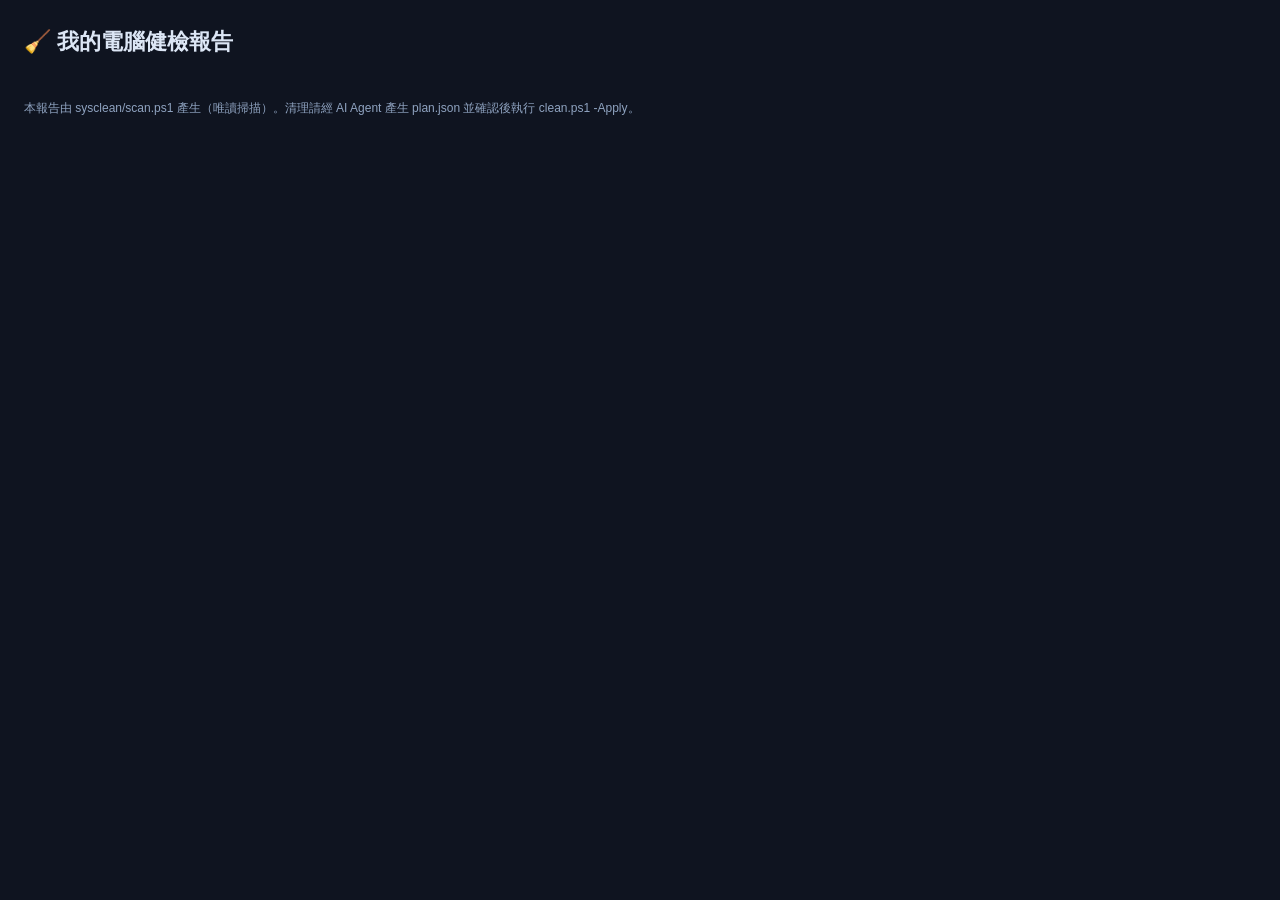
<file: sysclean/report-template.html>
<!DOCTYPE html>
<html lang="zh-Hant">
<head>
<meta charset="utf-8">
<meta name="viewport" content="width=device-width, initial-scale=1">
<title>我的電腦健檢報告</title>
<style>
  :root { --bg:#0f1420; --card:#182031; --line:#26324a; --tx:#dce6f5; --dim:#8fa3c0;
          --ok:#3fd68f; --warn:#ffc24d; --bad:#ff6b6b; --accent:#5aa9ff; }
  * { box-sizing:border-box; margin:0; padding:0; }
  body { background:var(--bg); color:var(--tx); font:15px/1.6 "Segoe UI","Microsoft JhengHei",sans-serif; padding:24px; }
  h1 { font-size:22px; margin-bottom:4px; }
  .sub { color:var(--dim); font-size:13px; margin-bottom:20px; }
  .cards { display:grid; grid-template-columns:repeat(auto-fit,minmax(200px,1fr)); gap:12px; margin-bottom:20px; }
  .card { background:var(--card); border:1px solid var(--line); border-radius:10px; padding:14px 16px; }
  .card .k { color:var(--dim); font-size:12px; }
  .card .v { font-size:24px; font-weight:700; margin-top:2px; }
  .card .n { font-size:12px; color:var(--warn); margin-top:4px; }
  section { background:var(--card); border:1px solid var(--line); border-radius:10px; padding:16px; margin-bottom:16px; }
  section h2 { font-size:16px; margin-bottom:10px; color:var(--accent); }
  .tw { overflow-x:auto; }
  table { width:100%; border-collapse:collapse; font-size:13.5px; }
  th { text-align:left; color:var(--dim); font-weight:600; border-bottom:1px solid var(--line); padding:6px 8px; white-space:nowrap; }
  td { border-bottom:1px solid var(--line); padding:6px 8px; vertical-align:top; }
  td.num { text-align:right; font-variant-numeric:tabular-nums; white-space:nowrap; }
  .tag { display:inline-block; font-size:11.5px; border-radius:99px; padding:1px 9px; }
  .tag.ok { background:rgba(63,214,143,.15); color:var(--ok); }
  .tag.warn { background:rgba(255,194,77,.15); color:var(--warn); }
  .tag.bad { background:rgba(255,107,107,.15); color:var(--bad); }
  .hint { border-left:3px solid var(--warn); background:rgba(255,194,77,.07); padding:8px 12px; border-radius:0 8px 8px 0; margin-bottom:8px; font-size:13.5px; }
  .hint b { color:var(--warn); }
  .dim { color:var(--dim); }
  .path { color:var(--dim); font-size:12px; word-break:break-all; }
  .bar { height:6px; background:var(--line); border-radius:99px; overflow:hidden; margin-top:6px; }
  .bar i { display:block; height:100%; background:var(--accent); }
  .bar.hot i { background:var(--bad); }
  footer { color:var(--dim); font-size:12px; margin-top:8px; }
  @media (max-width:640px){ body{padding:12px;} .card .v{font-size:20px;} }
</style>
</head>
<body>
<h1>🧹 我的電腦健檢報告</h1>
<div class="sub" id="meta"></div>
<div class="cards" id="cards"></div>
<div id="sections"></div>
<footer>本報告由 sysclean/scan.ps1 產生（唯讀掃描）。清理請經 AI Agent 產生 plan.json 並確認後執行 clean.ps1 -Apply。</footer>

<script id="data" type="application/json">__SYSCLEAN_DATA__</script>
<script>
const D = JSON.parse(document.getElementById('data').textContent);
const $ = (h) => { const d = document.createElement('div'); d.innerHTML = h; return d.firstElementChild; };
const esc = (s) => String(s ?? '').replace(/[&<>"]/g, c => ({'&':'&amp;','<':'&lt;','>':'&gt;','"':'&quot;'}[c]));
const num = (v) => (v === null || v === undefined) ? '—' : Number(v).toLocaleString();
const arr = (v) => Array.isArray(v) ? v : (v ? [v] : []);

document.getElementById('meta').textContent =
  `${D.system.computerName} · ${D.system.osName} · 產生時間 ${D.generatedAt}` +
  ` · 開機已 ${D.system.uptimeHours} 小時`;

/* ---- 總覽卡片 ---- */
const memPct = D.system.memoryUsedPct, cpuPct = D.system.cpuSampledPct;
const cards = document.getElementById('cards');
cards.append(
  $(`<div class="card"><div class="k">記憶體使用</div><div class="v">${memPct}%</div>
     <div class="bar ${memPct>85?'hot':''}"><i style="width:${Math.min(memPct,100)}%"></i></div>
     <div class="n">${num(D.system.memoryUsedMB)} / ${num(D.system.memoryTotalMB)} MB${memPct>85?' · 偏高':''}</div></div>`),
  $(`<div class="card"><div class="k">CPU（取樣）</div><div class="v">${cpuPct??'—'}%</div>
     <div class="bar ${cpuPct>70?'hot':''}"><i style="width:${Math.min(cpuPct||0,100)}%"></i></div>
     <div class="n">${D.system.cpuCores} 核心${cpuPct>70?' · 持續偏高會發熱':''}</div></div>`),
  $(`<div class="card"><div class="k">可清理垃圾</div><div class="v">${(D.junkTotalMB/1024).toFixed(2)} GB</div>
     <div class="n">共 ${arr(D.junk).length} 個位置</div></div>`),
  $(`<div class="card"><div class="k">知識庫建議</div><div class="v">${arr(D.hints).length} 筆</div>
     <div class="n">${D.system.uptimeNote ? esc(D.system.uptimeNote) : '開機自啟 ' + arr(D.startupItems).filter(s=>s.state==='enabled').length + ' 個'}</div></div>`)
);
arr(D.disks).forEach(d => cards.append(
  $(`<div class="card"><div class="k">磁碟 ${esc(d.drive)}</div><div class="v">${d.freeGB} GB 可用</div>
     <div class="bar ${d.freePct<15?'hot':''}"><i style="width:${100-d.freePct}%"></i></div>
     <div class="n">共 ${d.totalGB} GB${d.warning ? ' · ' + esc(d.warning) : ''}</div></div>`)
));

/* ---- 區塊 ---- */
const S = document.getElementById('sections');
function section(title, inner) { S.append($(`<section><h2>${title}</h2>${inner}</section>`)); }
function table(heads, rows) {
  return `<div class="tw"><table><tr>${heads.map(h=>`<th>${h}</th>`).join('')}</tr>` +
         rows.join('') + `</table></div>`;
}

if (arr(D.hints).length) {
  section('💡 AI 知識庫建議（僅供參考，實際清理由你核准的 plan.json 決定）',
    arr(D.hints).map(h =>
      `<div class="hint"><b>${esc(h.target)}</b>（${esc(h.where)} · ${esc(h.category)}）— ${esc(h.note)}
       <span class="dim">建議動作：${esc(h.suggest)}</span></div>`).join(''));
}

section('🗑️ 垃圾檔案（可安全清理的暫存與快取）',
  table(['位置','路徑','大小 (MB)','建議動作'],
    arr(D.junk).sort((a,b)=>(b.sizeMB||0)-(a.sizeMB||0)).map(j =>
      `<tr><td>${esc(j.name)}</td><td class="path">${esc(j.path)}</td>
       <td class="num">${num(j.sizeMB)}</td>
       <td>${j.suggestedAction==='manual' ? '<span class="tag warn">需手動處理</span>' : '<span class="tag ok">'+esc(j.suggestedAction)+'</span>'}</td></tr>`)));

section('🔥 CPU 佔用排行（發熱元兇，取樣期間）',
  table(['程序','PID','CPU %','記憶體 (MB)'],
    arr(D.topCpu).map(p =>
      `<tr><td>${esc(p.name)}</td><td class="num">${p.pid}</td>
       <td class="num">${p.cpuPct>20?'<span class="tag bad">':'<span>'}${p.cpuPct}%</span></td>
       <td class="num">${num(p.memoryMB)}</td></tr>`)));

section('🧠 記憶體佔用排行（同名程序合併）',
  table(['程序','程序數','記憶體合計 (MB)','CPU %'],
    arr(D.topMemory).map(p =>
      `<tr><td>${esc(p.name)}</td><td class="num">${p.count}</td>
       <td class="num">${p.memoryMB>800?'<span class="tag warn">':'<span>'}${num(p.memoryMB)}</span></td>
       <td class="num">${p.cpuPct??'—'}</td></tr>`)));

section('🚀 開機自啟項',
  table(['名稱','來源','狀態','指令／路徑'],
    arr(D.startupItems).map(s =>
      `<tr><td>${esc(s.name)}</td><td class="dim">${esc(s.source)}${s.hive?' · '+esc(s.hive):''}</td>
       <td>${s.state==='enabled'?'<span class="tag warn">啟用中</span>':'<span class="tag ok">已停用</span>'}</td>
       <td class="path">${esc(s.command)}</td></tr>`)));

if (arr(D.scheduledTasks).length) {
  section('⏰ 第三方排程任務（非 Microsoft）',
    table(['任務','狀態','上次執行','執行檔'],
      arr(D.scheduledTasks).map(t =>
        `<tr><td>${esc(t.taskPath)}${esc(t.taskName)}</td>
         <td>${t.state==='Disabled'?'<span class="tag ok">已停用</span>':'<span class="tag warn">'+esc(t.state)+'</span>'}</td>
         <td class="dim">${esc(t.lastRunTime||'—')}</td><td class="path">${esc(t.action||'')}</td></tr>`)));
}

const svc = arr(D.autoServices).sort((a,b)=>(b.thirdParty?1:0)-(a.thirdParty?1:0));
section('⚙️ 自動啟動服務（第三方排前面）',
  table(['服務','顯示名稱','狀態','類型'],
    svc.map(s =>
      `<tr><td>${esc(s.name)}</td><td>${esc(s.displayName)}</td>
       <td class="dim">${esc(s.state)}</td>
       <td>${s.thirdParty?'<span class="tag warn">第三方</span>':'<span class="tag ok">系統</span>'}</td></tr>`)));

if (arr(D.browserExtensions).length) {
  const risky = (p) => /<all_urls>|webRequest|nativeMessaging|debugger|proxy/i.test(p || '');
  section('🧩 瀏覽器擴充功能（藏在網頁裡的常駐程式，確認每一個你都認得）',
    table(['瀏覽器','設定檔','名稱','版本','大小 (MB)','權限'],
      arr(D.browserExtensions).map(e =>
        `<tr><td>${esc(e.browser)}</td><td class="dim">${esc(e.profile)}</td>
         <td>${esc(e.name)}</td><td class="dim">${esc(e.version||'')}</td>
         <td class="num">${num(e.sizeMB)}</td>
         <td class="path">${risky(e.permissions)?'<span class="tag bad">高權限</span> ':''}${esc(e.permissions||'')}</td></tr>`)));
}

section('📦 已安裝軟體（依大小，找出暫時用不到的大型軟體）',
  table(['軟體','版本','大小 (MB)','安裝日期','發行者'],
    arr(D.installedApps).map(a =>
      `<tr><td>${esc(a.name)}</td><td class="dim">${esc(a.version||'')}</td>
       <td class="num">${num(a.sizeMB)}</td><td class="dim">${esc(a.installDate||'')}</td>
       <td class="dim">${esc(a.publisher||'')}</td></tr>`)));

if (arr(D.largeFiles).length) {
  section('🐘 使用者資料夾大檔案（> 200MB，-DeepDisk 深掃結果）',
    table(['路徑','大小 (MB)','最後修改'],
      arr(D.largeFiles).map(f =>
        `<tr><td class="path">${esc(f.path)}</td><td class="num">${num(f.sizeMB)}</td>
         <td class="dim">${esc(f.lastWrite)}</td></tr>`)));
}
</script>
</body>
</html>
</file>
